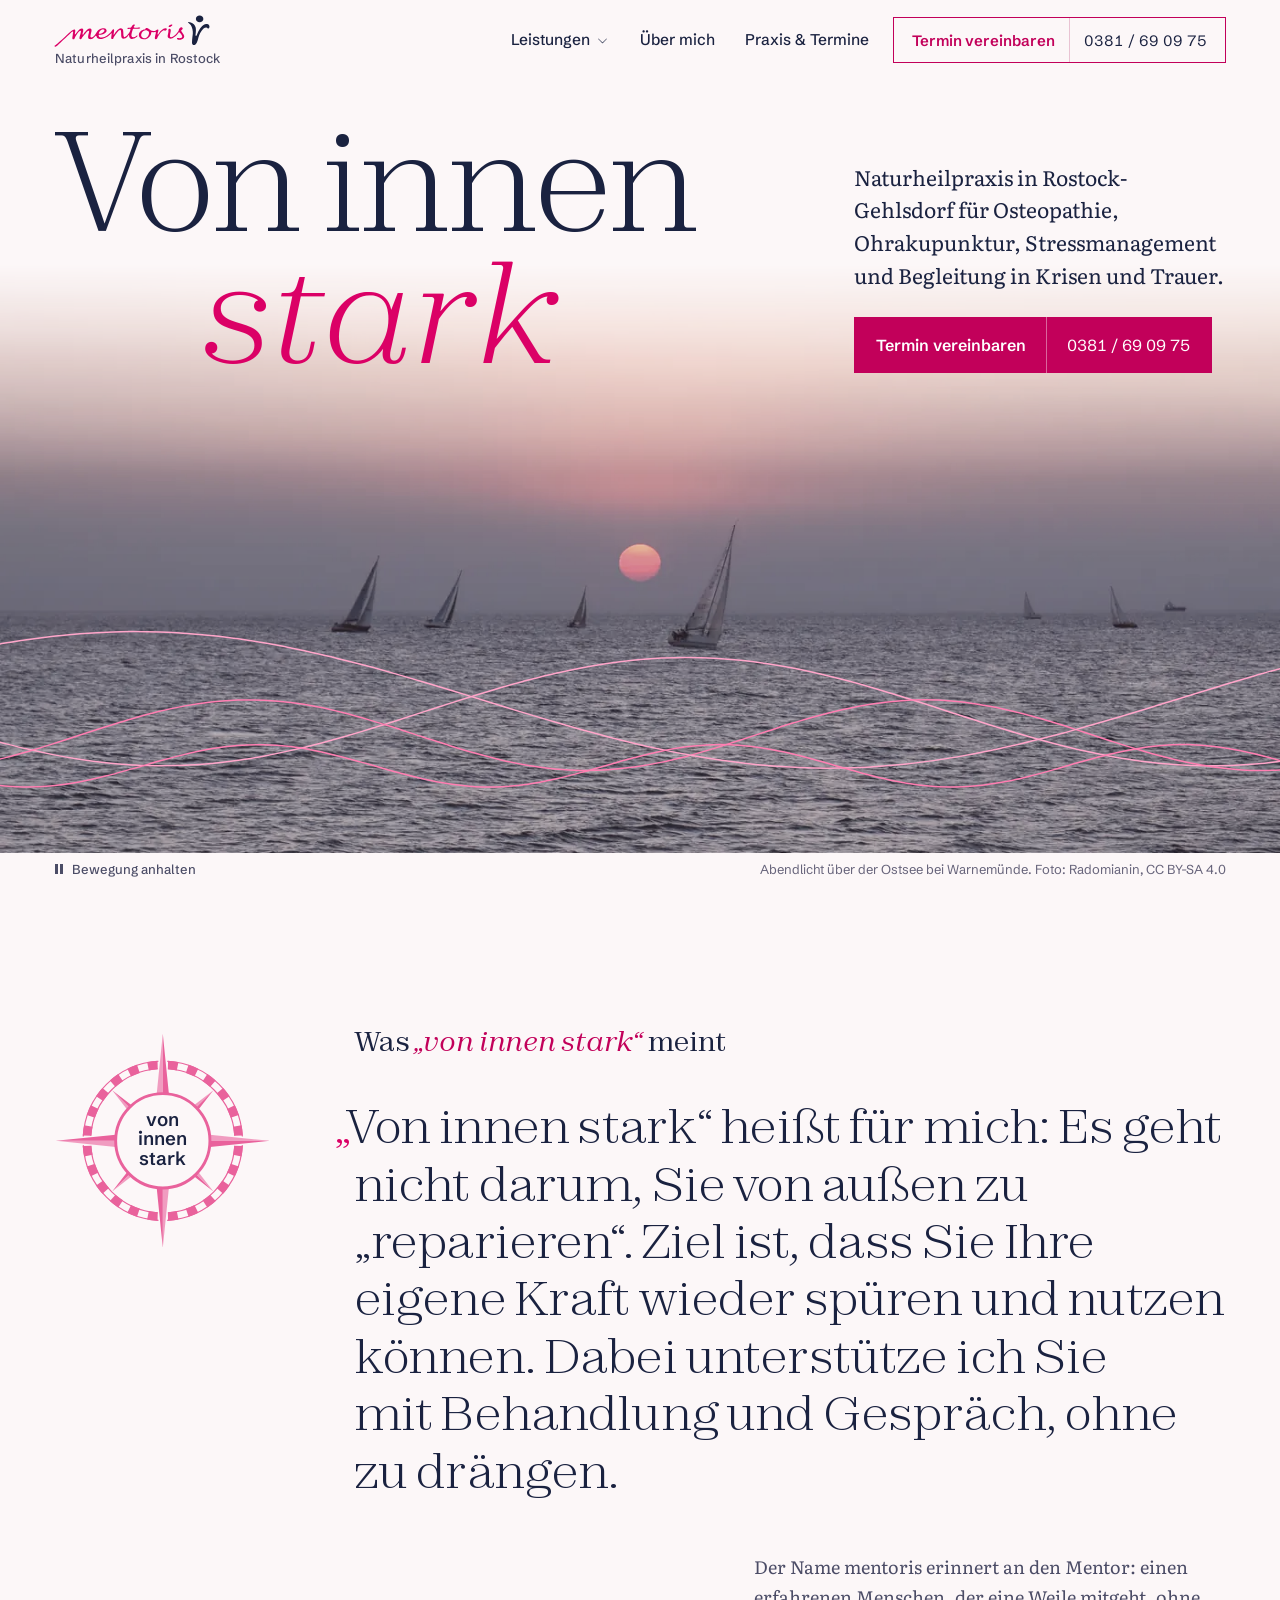
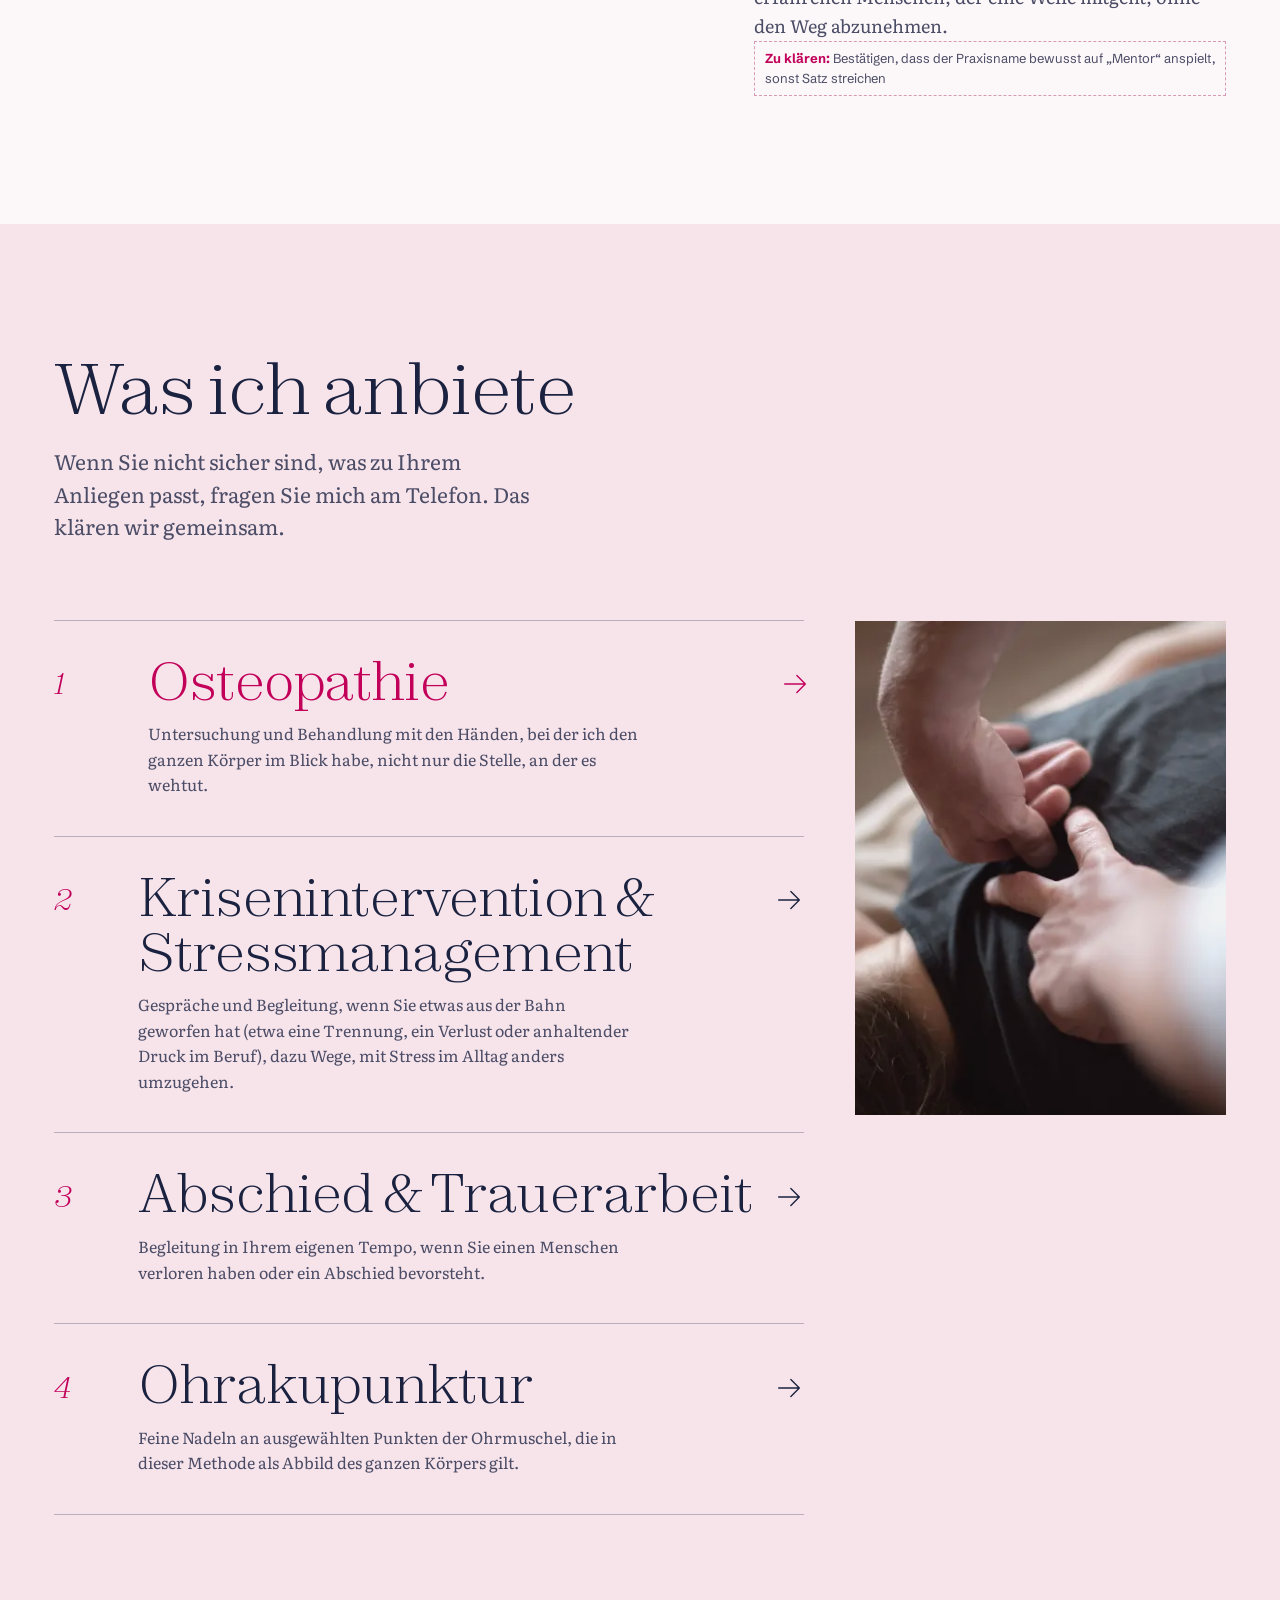
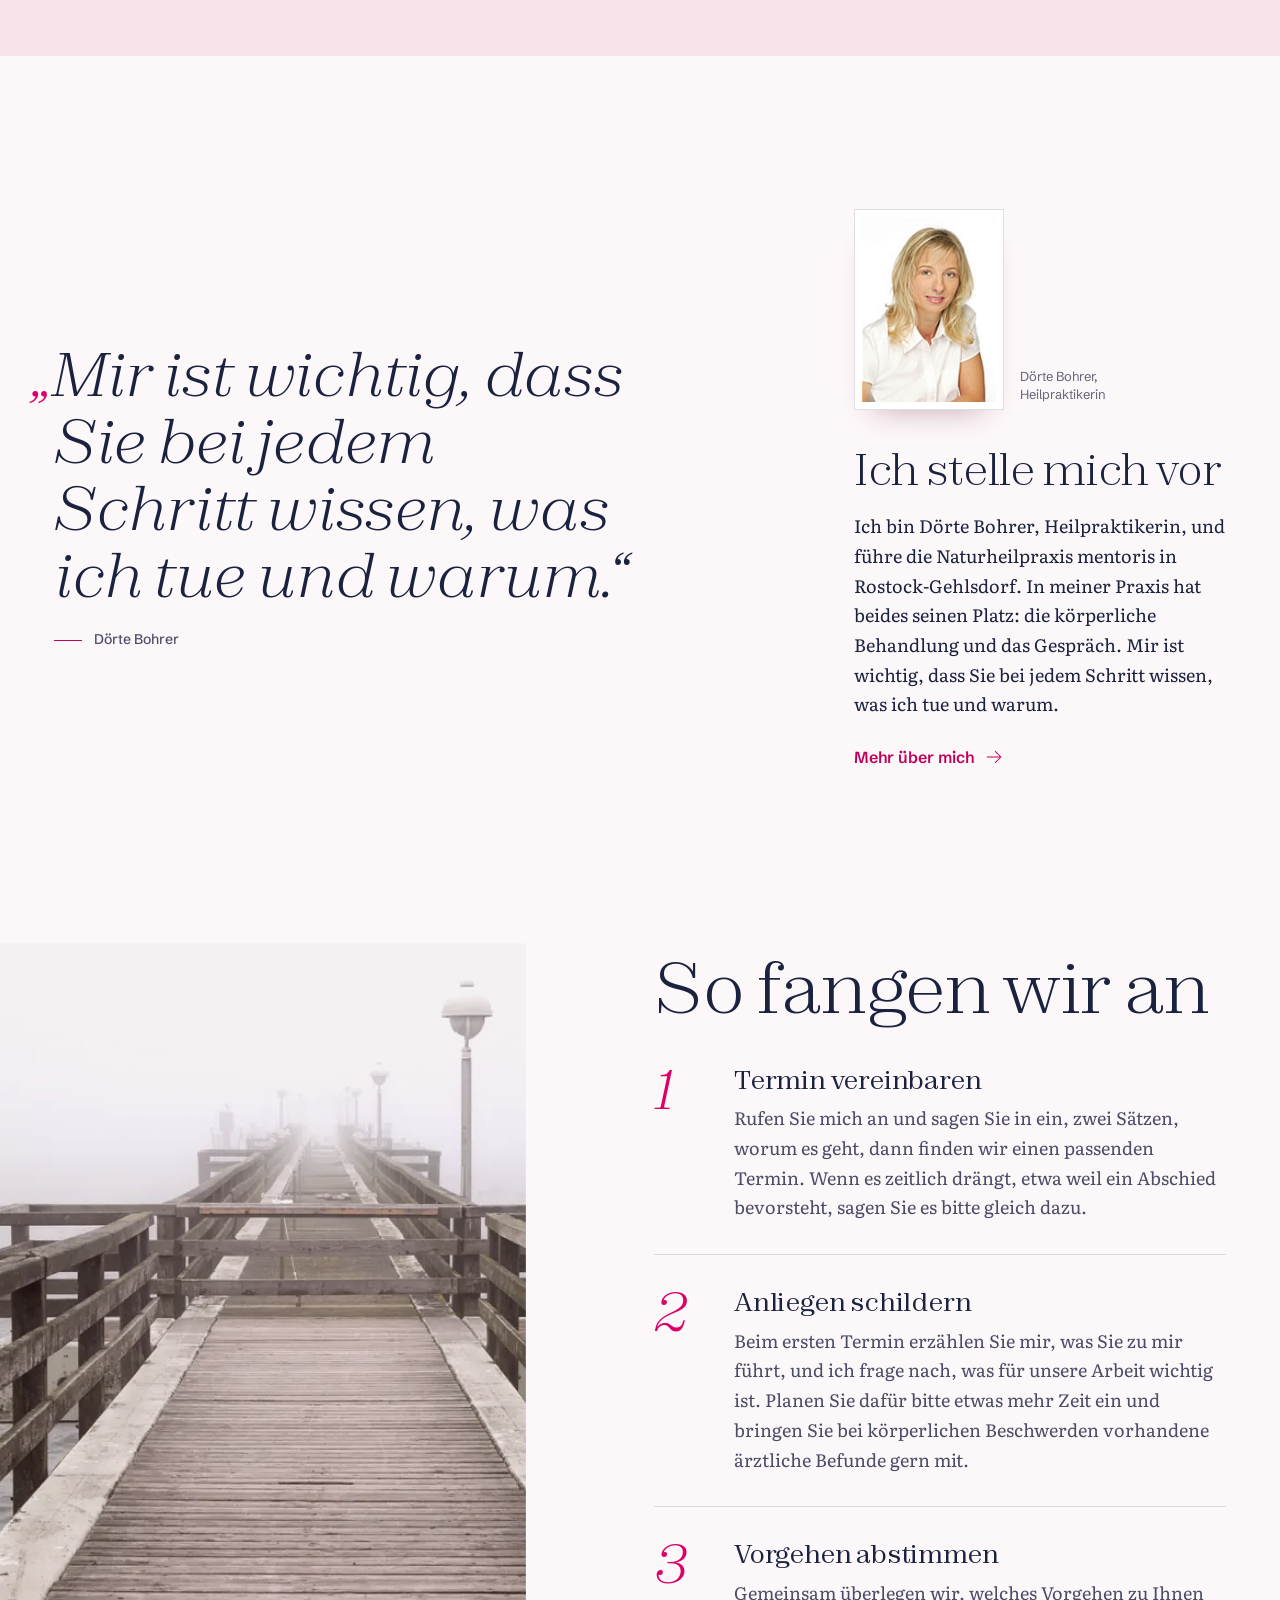
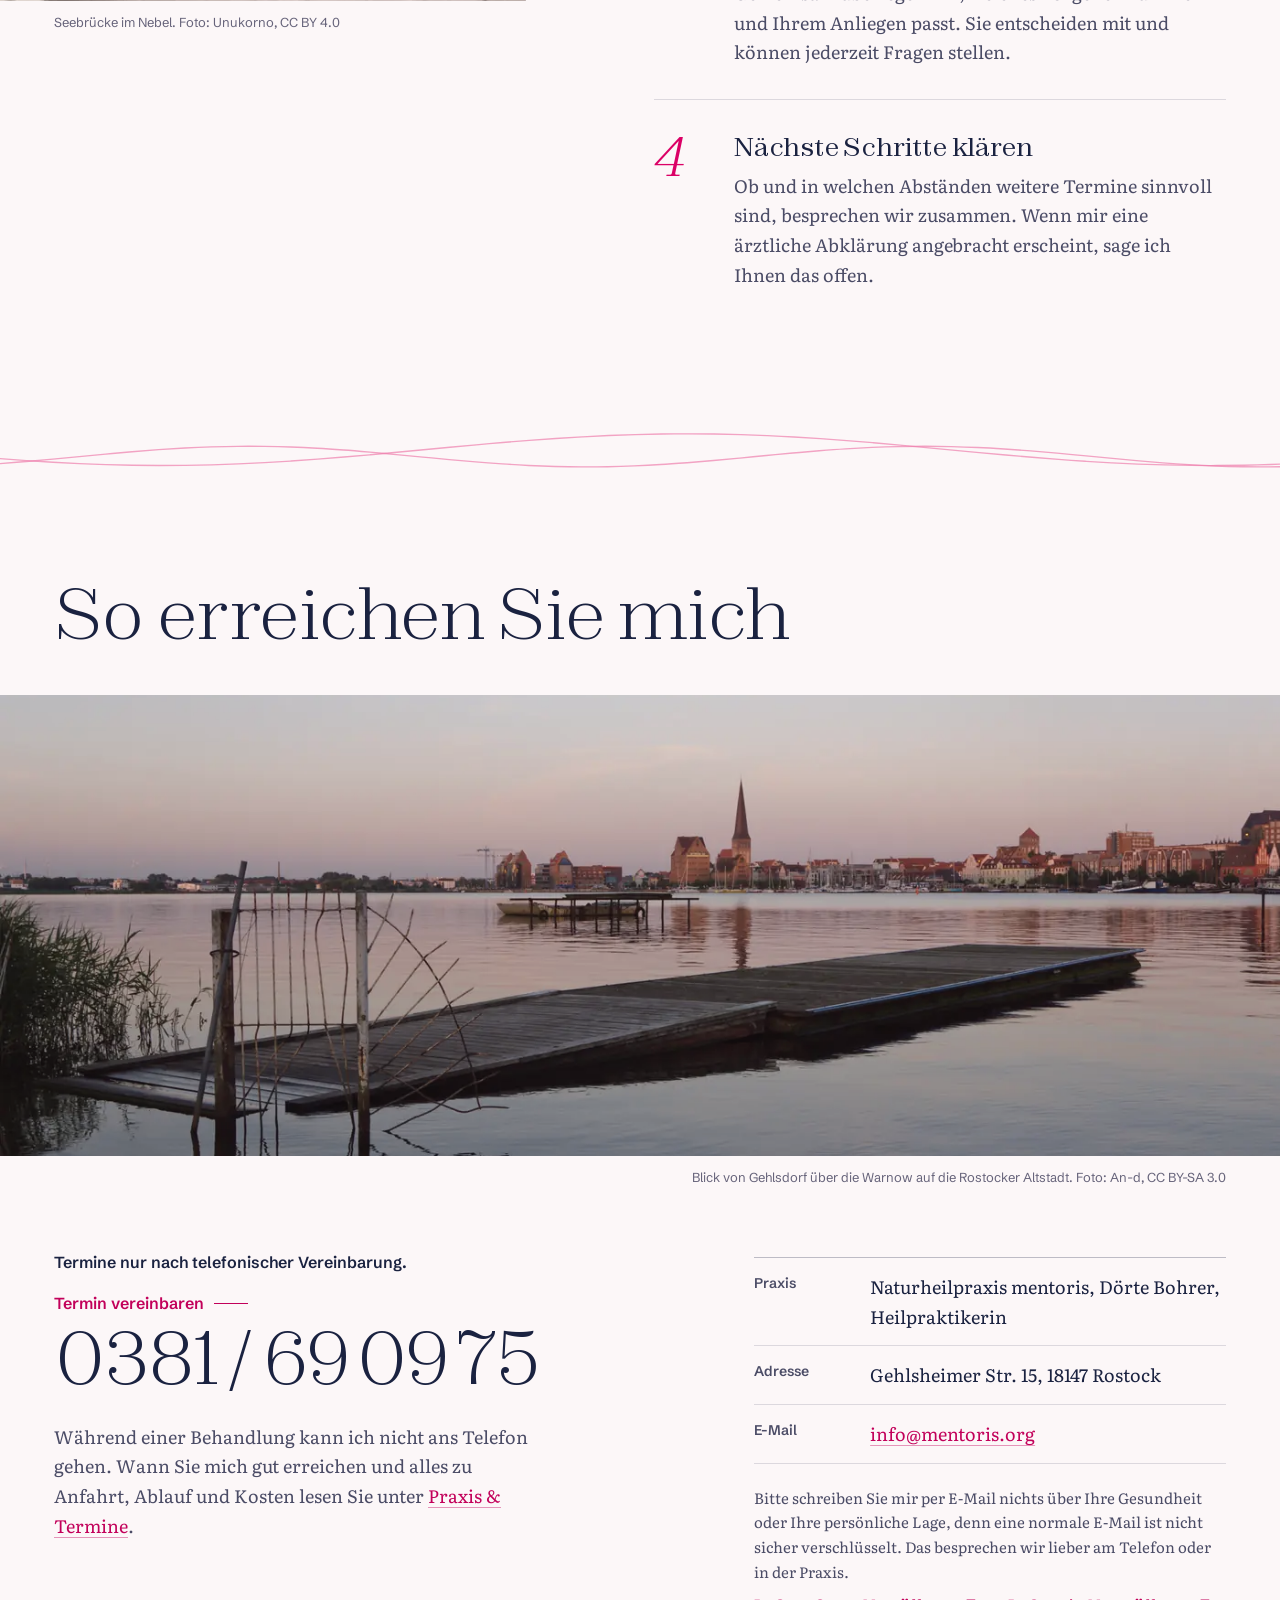
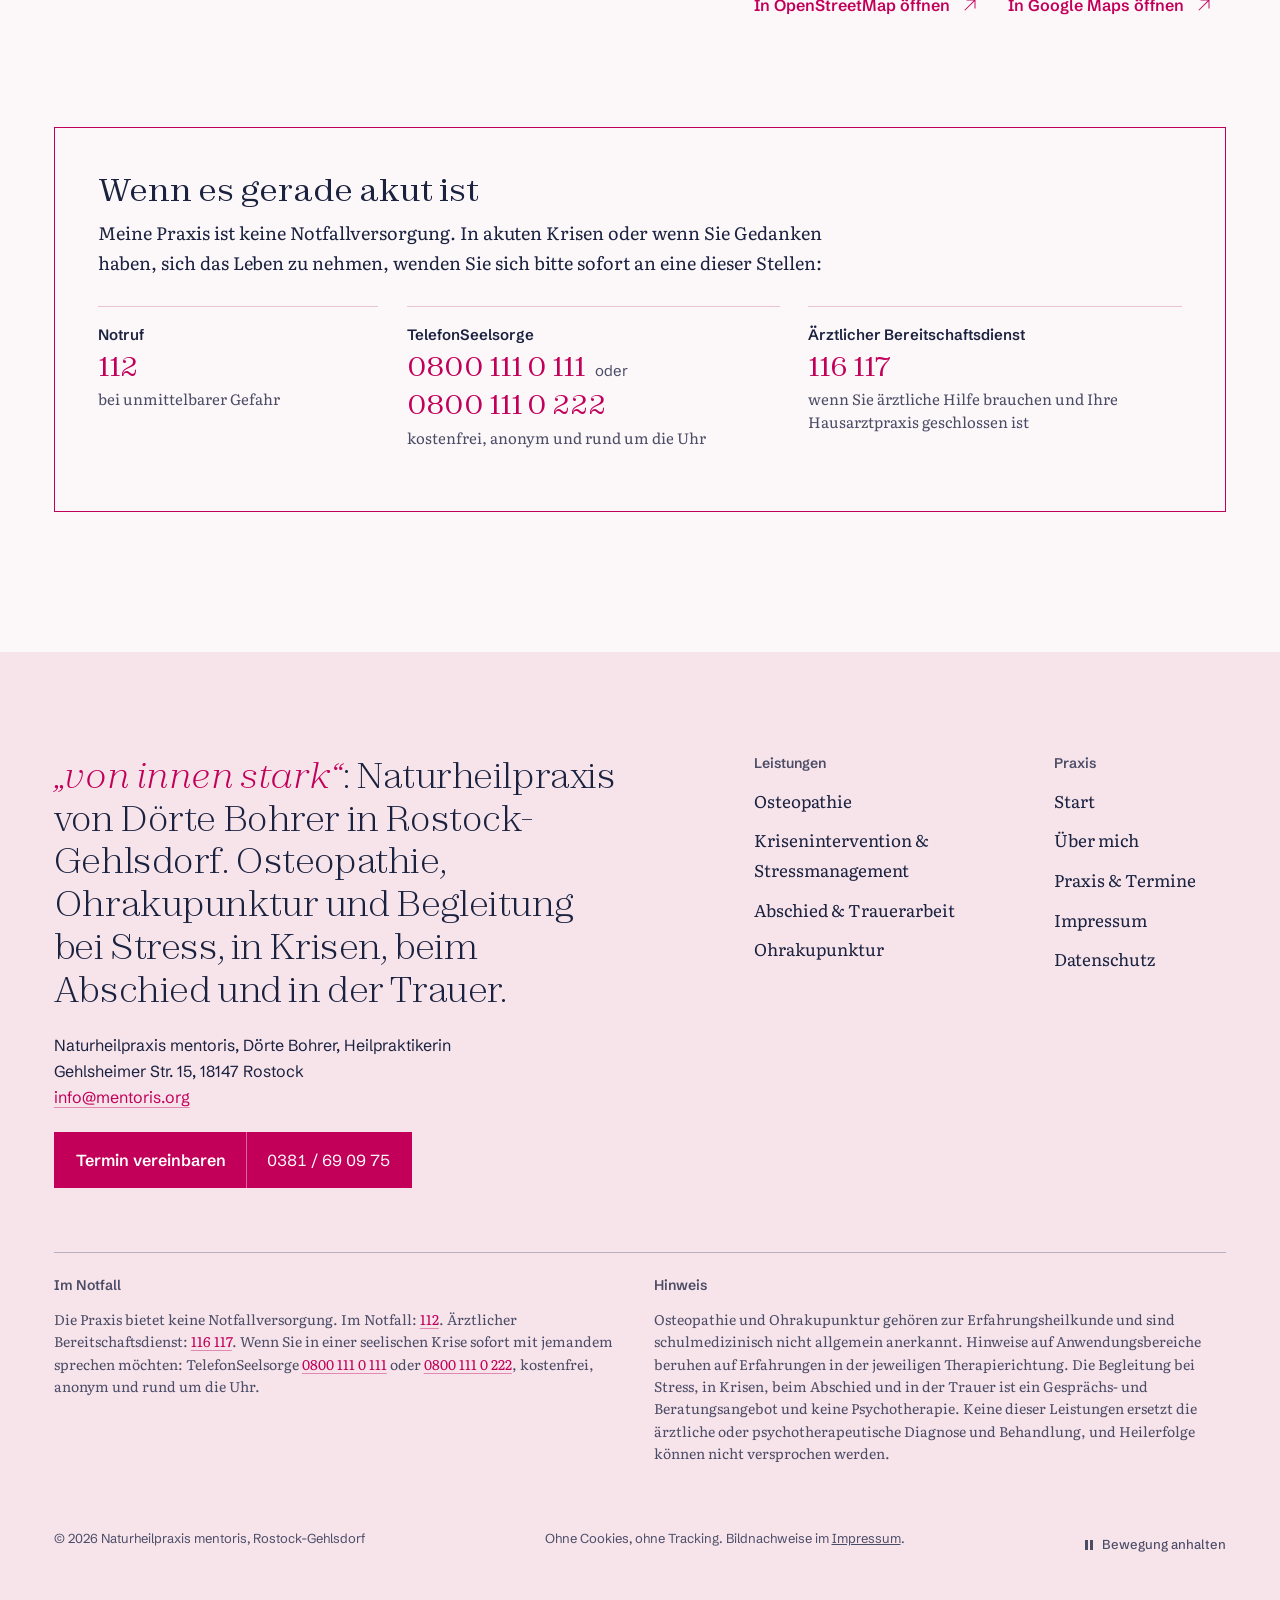
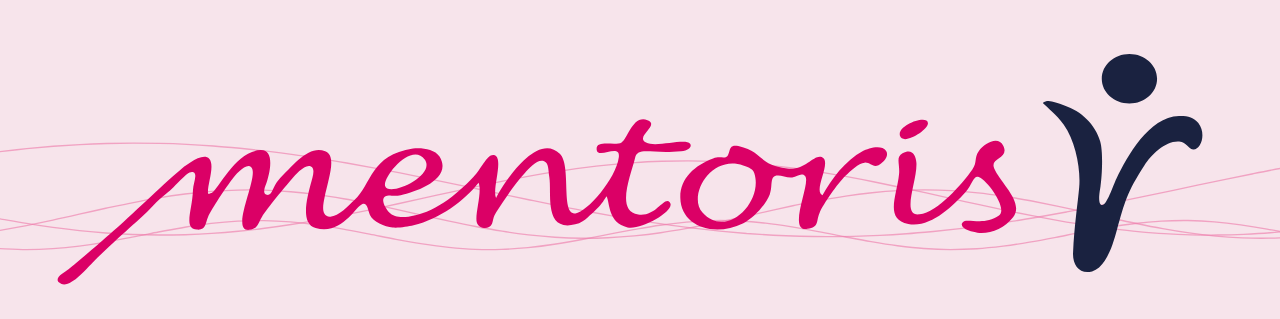
<file: index.html>
<!doctype html>
<html lang="de">
<head>
  <meta charset="utf-8">
  
  <meta name="viewport" content="width=device-width, initial-scale=1">
  <title>Naturheilpraxis in Gehlsdorf | mentoris Rostock</title>
  <meta name="description" content="Naturheilpraxis von Dörte Bohrer in Rostock-Gehlsdorf. Osteopathie, Krisenintervention &amp; Stressmanagement, Abschied &amp; Trauerarbeit, Ohrakupunktur.">
  <meta name="robots" content="noindex, nofollow">
  <link rel="canonical" href="https://mentoris.org/">
  <meta name="color-scheme" content="light">
  <meta name="theme-color" content="#FCF7F8">
  <meta property="og:type" content="website">
  <meta property="og:locale" content="de_DE">
  <meta property="og:site_name" content="mentoris Naturheilpraxis">
  <meta property="og:title" content="Naturheilpraxis in Gehlsdorf | mentoris Rostock">
  <meta property="og:description" content="Naturheilpraxis von Dörte Bohrer in Rostock-Gehlsdorf. Osteopathie, Krisenintervention &amp; Stressmanagement, Abschied &amp; Trauerarbeit, Ohrakupunktur.">
  <meta property="og:url" content="https://mentoris.org/">
  <meta property="og:image" content="https://mentoris.org/assets/img/hero-ostsee.jpg">
  <meta name="twitter:card" content="summary_large_image">
  <link rel="preload" href="assets/fonts/literata-var.woff2" as="font" type="font/woff2" crossorigin>
  <link rel="preload" href="assets/fonts/zodiak-var.woff2" as="font" type="font/woff2" crossorigin>
  <link rel="stylesheet" href="assets/css/site.css?v=8f4e2084">
  <link rel="icon" href="favicon.ico" sizes="32x32">
  <link rel="icon" href="favicon.svg" type="image/svg+xml">
  <link rel="apple-touch-icon" href="apple-touch-icon.png">
  <link rel="manifest" href="site.webmanifest">
  <script>var d=document.documentElement,off=false;d.classList.add('js');try{off=localStorage.getItem('mentoris-bewegung')==='aus'}catch(e){}if(off){d.classList.add('motion-off')}else{d.classList.add('motion');setTimeout(function(){if(!d.classList.contains('js-ready'))d.classList.remove('motion')},3000)}</script>
  <script src="assets/js/main.js?v=bd253430" defer></script>
</head>
<body class="page-index tpl-home">
  <a class="skip" href="#inhalt">Zum Inhalt springen</a>
<header class="masthead" data-masthead>
  <div class="masthead__inner">
    <a class="brand" href="./" aria-label="mentoris Naturheilpraxis in Rostock, zur Startseite">
      <span class="wordmark"><svg aria-hidden="true" focusable="false" xmlns="http://www.w3.org/2000/svg" viewBox="0 0 170.8 35.3">
  <path fill="var(--rose, #DB0066)" fill-rule="evenodd" d="M22.85 21.33C23.1 21.32 23.32 21.24 23.47 21.14C24.46 20.46 26.98 15 30.61 14.84C32.9 14.75 31.92 18.56 31.43 19.91C31.3 20.26 30.84 21.3 31.54 21.47C32.35 21.67 32.51 20.08 33.2 19.37C35.63 16.88 37.84 14.09 40.21 15.03C42 15.73 40.66 19.1 40.09 21.98C39.91 22.88 39.53 24.62 40.9 24.71C42.13 24.78 43.62 23.09 44.54 22.25C47.12 19.89 46.9 15.54 53.23 14.6C54.27 14.45 56.4 14.58 57.16 15.8C59.17 19.06 53.87 21.01 51.4 21.53C50.27 21.77 49.65 21.41 49.15 21.67C48.31 22.12 49.21 23.55 49.63 24.02C50.36 24.84 51.57 24.83 52.55 24.71C56.28 24.27 59.62 21.55 62.21 18.81C63.4 17.55 64.34 15.18 65.35 15.62C66.7 16.19 64.91 20.61 65.55 21.94C66.31 20.32 71.55 11.86 75.03 15.43C76.76 17.21 75.07 24.51 77.31 24.23C79.03 24.01 83.33 19.08 83.74 15.89C84.02 13.72 80.5 16.36 80.45 14.7C80.4 13.26 83.24 14.28 84.15 13.71C85.09 13.11 85.81 9.57 87.99 10.4C89.92 11.13 86.05 12.86 87.79 13.73C89.3 14.49 93.64 13.02 94.31 13.9C94.6 14.28 94.22 14.9 92.98 15.02C88.45 15.48 86.58 14.26 86.15 16.02C85.54 18.59 83.23 23.87 86.62 24.38C89.26 24.77 90.47 21.59 91.29 22.56C92.35 23.79 87.02 26.75 85.04 26.3C82.17 25.63 82.44 22.83 81.93 21.69C81.36 22.54 81.1 23.14 79.12 24.83C78.59 25.29 78.13 25.64 77.28 25.85C72.58 27.02 73.82 21.3 73.44 18.88C73.26 17.72 73.38 16.8 72.67 16.49C71.72 16.08 70.51 17.46 69.78 18.27C68.32 19.87 66.86 22.05 65.56 24.06C65.06 24.84 65.15 25.3 64.94 25.76C64.49 26.76 63.01 26.52 62.7 25.61C62.32 24.5 63.53 21.06 62.95 19.68C60.87 22.32 57.16 25.09 53.31 25.98C52.53 26.16 51.1 26.41 50.2 26.32C49.03 26.2 47.31 25.44 46.84 24.45C46.58 23.89 46.48 22.59 45.73 22.84C44.69 23.2 42.71 27.49 38.78 26.39C36.42 25.73 37.6 21.68 38.05 19.92C38.29 18.95 38.82 17.63 38.09 17.26C37.24 16.82 35.79 18.5 35.29 19.09C34.2 20.39 31.68 23.35 30.82 24.75C30.25 25.67 30.22 26.55 28.95 26.67C25.95 26.95 30.53 18.6 29.24 17.37C28.5 16.66 26.89 18.55 26.45 19.12C25.56 20.25 23.37 23.54 22.82 24.81C22.45 25.67 22.54 26.75 21.18 26.63C19.13 26.45 20.52 23.73 20.6 20.75C20.62 19.74 21.33 18.43 20.67 18.12C19.81 17.71 18.25 20.08 16.62 21.3C15.28 22.3 14.15 23.73 12.83 24.92C9.53 27.91 7.87 29.35 5.67 31.59C4.66 32.61 2.13 35.69 0.77 34.49C-0.07 33.76 1.52 33.02 2.15 32.51C4.32 30.77 7.13 28.26 8.2 27.34C11.8 24.26 15.89 20.1 18.63 17.85C19.45 17.18 22.05 15.09 23.01 16.13C23.94 17.15 22.61 20.19 22.85 21.33ZM129.58 10.85C129.64 11.88 125.89 14.23 125.43 12.73C124.94 11.17 129.51 9.51 129.58 10.85ZM134.62 25.71C135 24.61 137.72 26.27 140.11 24.55C141.54 23.51 138.1 18.95 137 18.8C136.25 18.71 136.16 19.96 135.13 21.09C133.21 23.22 129.86 26.44 126.66 25.8C123.09 25.08 124.99 21.57 125.29 18.44C125.45 16.83 124.75 15.94 125.81 15.32C127.16 14.53 127.81 15.51 127.87 16.77C128 19.51 125.54 24.67 128.33 24.36C131.01 24.07 134.7 19.8 136.16 17.71C136.94 16.6 136.37 16.07 137.13 14.97C137.93 13.83 140.02 12.64 140.76 14.23C141.67 16.17 138.74 15.97 139.39 17.52C140.32 19.75 143.9 22.56 142.2 24.79C140.91 26.48 138.73 27.32 136.91 27.09C136.32 27.01 134.31 26.59 134.62 25.71ZM113.94 21.54C115.23 19.17 117.37 16.33 119.87 15.01C120.79 14.52 122.76 13.97 123.38 14.99C123.9 15.84 122.78 16.82 122.25 17.08C121.38 17.51 121.05 16.64 120.19 16.7C119.28 16.77 118.1 17.92 117.35 18.66C116.22 19.77 114.07 22.83 113.49 24.19C112.96 25.41 113.52 26.19 111.7 26.52C108.8 27.03 111.88 20.41 111.48 18.94C111.39 18.64 111.18 18.51 110.98 18.47C110.49 18.39 110.09 18.83 109.44 18.91C108.71 18.99 107.95 18.62 107.36 18.61C106 18.58 106.63 20.1 106.12 21.42C105.54 22.93 103.7 24.94 102.21 25.67C97.84 27.8 92.95 26.15 92.86 21.9C92.8 19.07 95 17.07 97.72 16.08C98.7 15.73 99.14 16.09 99.6 15.89C100.44 15.53 99.74 13.84 101.46 14.25C105.31 15.16 104.25 16.96 108.72 17.58C111.3 17.95 112.64 15.43 113.82 15.87C115.33 16.43 112.94 20.18 113.65 21.27C113.73 21.39 113.84 21.48 113.94 21.54ZM49.09 20.17C49.58 21.87 56.7 18.66 54.96 16.25C53.04 13.58 48.7 18.82 49.09 20.17ZM103.83 18.28C103.62 17.64 103.15 17.46 102.18 17.12C97.45 15.43 93.89 21.58 96.15 24.11C99.71 28.1 105.21 22.48 103.83 18.28Z"/>
  <path fill="var(--ink, #002762)" fill-rule="evenodd" d="M146.6 7.84C147.43 7.25 148.42 7.78 149.81 8.23C152.3 9.05 154.4 11.04 155.12 13.56C155.58 15.16 155.38 18.84 155.15 20.3C155.07 20.79 154.65 22.96 155.41 22.99C156.12 23.01 156.97 20.2 157.55 19.03C159.12 15.8 162.31 9.91 166.8 9.78C168.07 9.75 168.98 9.95 169.67 10.84C170.92 12.45 170.01 14.85 168.88 14.75C168.13 14.69 167.98 13.66 166.83 13.58C164.83 13.43 162.71 15.51 161.66 17.13C159.11 21.05 158.74 22.58 157.59 26.7C157.41 27.37 157.2 28.11 156.95 28.81C156.38 30.4 155.45 32.41 153.91 32.83C152.09 33.33 151.01 31.88 151.09 30.09C151.26 26.15 151.8 22.64 152 20.39C152.25 17.65 151.45 13.53 149.72 11.08C148.61 9.51 147.28 8.52 146.6 7.84ZM163.55 4.27C163.55 6.3 161.72 7.94 159.45 7.94C157.19 7.94 155.35 6.3 155.35 4.27C155.35 2.24 157.19 0.6 159.45 0.6C161.72 0.6 163.55 2.24 163.55 4.27Z"/>
</svg>
</span>
      <span class="brand__sub">Naturheilpraxis in Rostock</span>
    </a>

    <nav class="nav" aria-label="Hauptnavigation">
      <ul class="nav__list">
        <li class="nav__item nav__item--sub" data-sub data-section="leistungen">
          <button class="nav__link nav__toggle" type="button" aria-expanded="false" aria-controls="sub-leistungen">
            Leistungen <svg class="icon nav__caret" viewBox="0 0 256 256" fill="currentColor" aria-hidden="true" focusable="false"><path d="M212.24,100.24l-80,80a6,6,0,0,1-8.48,0l-80-80a6,6,0,0,1,8.48-8.48L128,167.51l75.76-75.75a6,6,0,0,1,8.48,8.48Z"/></svg>
          </button>
          <div class="sub" id="sub-leistungen">
            <ul>
              <li><a href="osteopathie.html" data-nav>Osteopathie</a></li>
              <li><a href="krisenintervention-stressmanagement.html" data-nav>Krisenintervention&nbsp;&amp; Stressmanagement</a></li>
              <li><a href="abschied-trauerarbeit.html" data-nav>Abschied&nbsp;&amp; Trauerarbeit</a></li>
              <li><a href="ohrakupunktur.html" data-nav>Ohrakupunktur</a></li>
            </ul>
          </div>
        </li>
        <li class="nav__item"><a class="nav__link" href="ueber-mich.html" data-nav>Über mich</a></li>
        <li class="nav__item"><a class="nav__link" href="praxis.html" data-nav>Praxis &amp; Termine</a></li>
      </ul>
    </nav>

    <a class="call" href="tel:+49381690975">
      <span class="call__label">Termin vereinbaren</span>
      <span class="call__num">0381 / 69 09 75</span>
    </a>

    <button class="menu-btn" type="button" aria-expanded="false" aria-controls="menu" data-menu-btn>
      <span class="menu-btn__open">Menü</span><span class="menu-btn__close">Schließen</span>
    </button>
  </div>

  <div class="progress" aria-hidden="true"></div>

  <nav class="menu" id="menu" aria-label="Menü" data-menu>
    <div class="menu__inner">
      <ul class="menu__list">
        <li><a href="osteopathie.html" data-nav>Osteopathie</a></li>
        <li><a href="krisenintervention-stressmanagement.html" data-nav>Krisenintervention&nbsp;&amp; Stressmanagement</a></li>
        <li><a href="abschied-trauerarbeit.html" data-nav>Abschied&nbsp;&amp; Trauerarbeit</a></li>
        <li><a href="ohrakupunktur.html" data-nav>Ohrakupunktur</a></li>
        <li class="menu__minor"><a href="ueber-mich.html" data-nav>Über mich</a></li>
        <li class="menu__minor"><a href="praxis.html" data-nav>Praxis &amp; Termine</a></li>
      </ul>
      <a class="btn btn--wide" href="tel:+49381690975">
        <span class="btn__label">Termin vereinbaren</span>
        <span class="btn__num">0381 / 69 09 75</span>
      </a>
    </div>
  </nav>
</header>

  <main id="inhalt" tabindex="-1">
<section class="hero" aria-labelledby="hero-title">
  <div class="wrap hero__type">
    <h1 class="hero__title" id="hero-title">
      <span class="hero__line"><span class="hero__in">Von innen</span></span>
      <span class="hero__line hero__line--2"><em class="hero__in">stark</em></span>
    </h1>
    <div class="hero__aside" data-reveal style="--d:420ms">
      <p class="hero__lead">Naturheilpraxis in Rostock-Gehlsdorf für Osteopathie, Ohrakupunktur, Stressmanagement und Begleitung in Krisen und Trauer.</p>
      <a class="btn" href="tel:+49381690975">
  <span class="btn__label">Termin vereinbaren</span>
  <span class="btn__num">0381 / 69 09 75</span>
</a>
    </div>
  </div>
  <figure class="hero__photo">
    <div class="hero__frame">
      <div class="hero__parallax"><img src="assets/img/hero-ostsee-1400.webp" srcset="assets/img/hero-ostsee-800.webp 800w, assets/img/hero-ostsee-1400.webp 1400w, assets/img/hero-ostsee-2200.webp 2200w" sizes="100vw" width="2200" height="1238" alt="Ruhige Ostsee bei Warnemünde im Abendlicht, rosé Himmel über dem Horizont, tiefstehende Sonne und Segelboote" style="object-position:58% 55%" loading="eager" decoding="sync" fetchpriority="high"></div>
      <div class="waves waves--hero" aria-hidden="true">
  <svg class="wave" style="--i:0;--w:1.81944;--shift:-45.0382%;--dur:42s" data-amp="46" data-period="1180" data-phase="0.6" data-y0="150" data-width="2620" viewBox="0 0 2620 260" preserveAspectRatio="none" focusable="false"><path pathLength="1" d="M0.0 176.0 C5.0 176.9 19.8 179.9 29.8 181.6 C39.7 183.4 49.6 185.0 59.5 186.5 C69.5 188.0 79.4 189.3 89.3 190.5 C99.2 191.6 109.2 192.6 119.1 193.4 C129.0 194.2 138.9 194.8 148.9 195.3 C158.8 195.7 168.7 195.9 178.6 196.0 C188.6 196.0 198.5 195.9 208.4 195.6 C218.3 195.2 228.3 194.7 238.2 194.0 C248.1 193.3 258.0 192.4 268.0 191.3 C277.9 190.2 287.8 189.0 297.7 187.6 C307.7 186.2 317.6 184.6 327.5 182.9 C337.4 181.2 347.3 179.4 357.3 177.4 C367.2 175.5 377.1 173.4 387.0 171.3 C397.0 169.1 406.9 166.9 416.8 164.6 C426.7 162.3 436.7 159.9 446.6 157.5 C456.5 155.1 466.4 152.7 476.4 150.2 C486.3 147.8 496.2 145.4 506.1 143.0 C516.1 140.6 526.0 138.2 535.9 135.9 C545.8 133.6 555.8 131.3 565.7 129.1 C575.6 127.0 585.5 124.9 595.5 122.9 C605.4 121.0 615.3 119.1 625.2 117.4 C635.2 115.7 645.1 114.1 655.0 112.7 C664.9 111.3 674.8 110.0 684.8 108.9 C694.7 107.8 704.6 106.9 714.5 106.2 C724.5 105.4 734.4 104.9 744.3 104.5 C754.2 104.2 764.2 104.0 774.1 104.0 C784.0 104.0 793.9 104.2 803.9 104.6 C813.8 105.1 823.7 105.7 833.6 106.4 C843.6 107.2 853.5 108.2 863.4 109.3 C873.3 110.4 883.3 111.7 893.2 113.2 C903.1 114.7 913.0 116.3 923.0 118.0 C932.9 119.8 942.8 121.7 952.7 123.6 C962.7 125.6 972.6 127.7 982.5 129.9 C992.4 132.1 1002.3 134.4 1012.3 136.7 C1022.2 139.0 1032.1 141.4 1042.0 143.8 C1052.0 146.2 1061.9 148.7 1071.8 151.1 C1081.7 153.5 1091.7 156.0 1101.6 158.3 C1111.5 160.7 1121.4 163.1 1131.4 165.4 C1141.3 167.7 1151.2 169.9 1161.1 172.0 C1171.1 174.2 1181.0 176.2 1190.9 178.1 C1200.8 180.0 1210.8 181.9 1220.7 183.5 C1230.6 185.2 1240.5 186.7 1250.5 188.1 C1260.4 189.4 1270.3 190.7 1280.2 191.7 C1290.2 192.7 1300.1 193.6 1310.0 194.2 C1319.9 194.9 1329.8 195.4 1339.8 195.7 C1349.7 196.0 1359.6 196.1 1369.5 196.0 C1379.5 195.9 1389.4 195.6 1399.3 195.1 C1409.2 194.6 1419.2 194.0 1429.1 193.1 C1439.0 192.3 1448.9 191.2 1458.9 190.1 C1468.8 188.9 1478.7 187.5 1488.6 186.0 C1498.6 184.5 1508.5 182.8 1518.4 181.0 C1528.3 179.2 1538.3 177.3 1548.2 175.3 C1558.1 173.2 1568.0 171.1 1578.0 168.9 C1587.9 166.7 1597.8 164.3 1607.7 162.0 C1617.7 159.7 1627.6 157.3 1637.5 154.8 C1647.4 152.4 1657.3 150.0 1667.3 147.6 C1677.2 145.1 1687.1 142.7 1697.0 140.3 C1707.0 138.0 1716.9 135.6 1726.8 133.4 C1736.7 131.1 1746.7 128.9 1756.6 126.8 C1766.5 124.7 1776.4 122.7 1786.4 120.8 C1796.3 118.9 1806.2 117.2 1816.1 115.6 C1826.1 114.0 1836.0 112.5 1845.9 111.2 C1855.8 109.9 1865.8 108.7 1875.7 107.8 C1885.6 106.8 1895.5 106.0 1905.5 105.4 C1915.4 104.8 1925.3 104.4 1935.2 104.2 C1945.2 104.0 1955.1 103.9 1965.0 104.1 C1974.9 104.3 1984.8 104.6 1994.8 105.2 C2004.7 105.7 2014.6 106.5 2024.5 107.4 C2034.5 108.3 2044.4 109.4 2054.3 110.6 C2064.2 111.9 2074.2 113.3 2084.1 114.9 C2094.0 116.4 2103.9 118.2 2113.9 120.0 C2123.8 121.8 2133.7 123.8 2143.6 125.9 C2153.6 127.9 2163.5 130.1 2173.4 132.4 C2183.3 134.6 2193.3 136.9 2203.2 139.3 C2213.1 141.6 2223.0 144.1 2233.0 146.5 C2242.9 148.9 2252.8 151.4 2262.7 153.8 C2272.7 156.2 2282.6 158.6 2292.5 161.0 C2302.4 163.3 2312.3 165.6 2322.3 167.9 C2332.2 170.1 2342.1 172.3 2352.0 174.3 C2362.0 176.4 2371.9 178.4 2381.8 180.2 C2391.7 182.0 2401.7 183.7 2411.6 185.3 C2421.5 186.9 2431.4 188.3 2441.4 189.5 C2451.3 190.8 2461.2 191.8 2471.1 192.7 C2481.1 193.6 2491.0 194.4 2500.9 194.9 C2510.8 195.4 2520.8 195.8 2530.7 195.9 C2540.6 196.1 2550.5 196.0 2560.5 195.8 C2570.4 195.6 2580.3 195.1 2590.2 194.5 C2600.2 193.9 2615.0 192.5 2620.0 192.1"/></svg>
  <svg class="wave wave--rev" style="--i:1;--w:1.52778;--shift:-34.5455%;--dur:35s" data-amp="30" data-period="760" data-phase="2.4" data-y0="170" data-width="2200" viewBox="0 0 2200 260" preserveAspectRatio="none" focusable="false"><path pathLength="1" d="M0.0 190.3 C5.0 189.3 19.8 186.4 29.7 184.3 C39.6 182.1 49.5 179.8 59.5 177.4 C69.4 175.1 79.3 172.6 89.2 170.1 C99.1 167.7 109.0 165.2 118.9 162.8 C128.8 160.5 138.7 158.1 148.6 156.0 C158.6 153.8 168.5 151.7 178.4 149.9 C188.3 148.1 198.2 146.5 208.1 145.1 C218.0 143.7 227.9 142.6 237.8 141.8 C247.7 141.0 257.7 140.4 267.6 140.2 C277.5 139.9 287.4 140.0 297.3 140.3 C307.2 140.7 317.1 141.3 327.0 142.3 C336.9 143.2 346.8 144.4 356.8 145.9 C366.7 147.3 376.6 149.1 386.5 151.0 C396.4 152.8 406.3 155.0 416.2 157.2 C426.1 159.4 436.0 161.8 445.9 164.1 C455.9 166.5 465.8 169.1 475.7 171.5 C485.6 173.9 495.5 176.4 505.4 178.7 C515.3 181.1 525.2 183.4 535.1 185.4 C545.0 187.5 555.0 189.5 564.9 191.2 C574.8 193.0 584.7 194.5 594.6 195.8 C604.5 197.0 614.4 198.0 624.3 198.7 C634.2 199.4 644.1 199.9 654.1 200.0 C664.0 200.1 673.9 199.9 683.8 199.4 C693.7 198.9 703.6 198.1 713.5 197.1 C723.4 196.0 733.3 194.7 743.2 193.1 C753.2 191.6 763.1 189.7 773.0 187.8 C782.9 185.8 792.8 183.6 802.7 181.4 C812.6 179.1 822.5 176.7 832.4 174.3 C842.3 171.9 852.3 169.3 862.2 166.9 C872.1 164.5 882.0 162.0 891.9 159.7 C901.8 157.5 911.7 155.2 921.6 153.2 C931.5 151.2 941.4 149.3 951.4 147.7 C961.3 146.0 971.2 144.6 981.1 143.5 C991.0 142.3 1000.9 141.4 1010.8 140.9 C1020.7 140.3 1030.6 140.0 1040.5 140.0 C1050.5 140.0 1060.4 140.3 1070.3 141.0 C1080.2 141.6 1090.1 142.5 1100.0 143.7 C1109.9 144.8 1119.8 146.3 1129.7 147.9 C1139.6 149.6 1149.5 151.5 1159.5 153.5 C1169.4 155.6 1179.3 157.8 1189.2 160.1 C1199.1 162.4 1209.0 164.9 1218.9 167.3 C1228.8 169.8 1238.7 172.3 1248.6 174.7 C1258.6 177.1 1268.5 179.5 1278.4 181.7 C1288.3 184.0 1298.2 186.2 1308.1 188.1 C1318.0 190.1 1327.9 191.9 1337.8 193.4 C1347.7 194.9 1357.7 196.2 1367.6 197.3 C1377.5 198.3 1387.4 199.0 1397.3 199.5 C1407.2 199.9 1417.1 200.1 1427.0 199.9 C1436.9 199.8 1446.8 199.3 1456.8 198.6 C1466.7 197.9 1476.6 196.8 1486.5 195.5 C1496.4 194.3 1506.3 192.7 1516.2 190.9 C1526.1 189.2 1536.0 187.2 1545.9 185.1 C1555.9 183.0 1565.8 180.7 1575.7 178.3 C1585.6 176.0 1595.5 173.5 1605.4 171.1 C1615.3 168.6 1625.2 166.1 1635.1 163.7 C1645.0 161.4 1655.0 159.0 1664.9 156.8 C1674.8 154.6 1684.7 152.5 1694.6 150.6 C1704.5 148.8 1714.4 147.1 1724.3 145.6 C1734.2 144.2 1744.1 143.0 1754.1 142.1 C1764.0 141.2 1773.9 140.6 1783.8 140.3 C1793.7 139.9 1803.6 139.9 1813.5 140.2 C1823.4 140.5 1833.3 141.1 1843.2 141.9 C1853.2 142.8 1863.1 144.0 1873.0 145.3 C1882.9 146.7 1892.8 148.4 1902.7 150.2 C1912.6 152.1 1922.5 154.2 1932.4 156.3 C1942.3 158.5 1952.3 160.9 1962.2 163.2 C1972.1 165.6 1982.0 168.1 1991.9 170.5 C2001.8 173.0 2011.7 175.5 2021.6 177.8 C2031.5 180.2 2041.4 182.5 2051.4 184.6 C2061.3 186.8 2071.2 188.8 2081.1 190.6 C2091.0 192.3 2100.9 194.0 2110.8 195.3 C2120.7 196.6 2130.6 197.7 2140.5 198.4 C2150.5 199.2 2160.4 199.7 2170.3 199.9 C2180.2 200.1 2195.0 199.6 2200.0 199.6"/></svg>
  <svg class="wave" style="--i:2;--w:2.08333;--shift:-52.0000%;--dur:58s" data-amp="58" data-period="1560" data-phase="4.1" data-y0="140" data-width="3000" viewBox="0 0 3000 260" preserveAspectRatio="none" focusable="false"><path pathLength="1" d="M0.0 92.5 C5.0 91.9 20.0 90.0 30.0 88.9 C40.0 87.8 50.0 86.8 60.0 85.9 C70.0 85.1 80.0 84.4 90.0 83.8 C100.0 83.2 110.0 82.8 120.0 82.5 C130.0 82.2 140.0 82.0 150.0 82.0 C160.0 82.0 170.0 82.1 180.0 82.4 C190.0 82.6 200.0 83.0 210.0 83.6 C220.0 84.1 230.0 84.8 240.0 85.6 C250.0 86.4 260.0 87.4 270.0 88.4 C280.0 89.5 290.0 90.7 300.0 92.0 C310.0 93.3 320.0 94.7 330.0 96.3 C340.0 97.8 350.0 99.5 360.0 101.2 C370.0 102.9 380.0 104.8 390.0 106.7 C400.0 108.6 410.0 110.6 420.0 112.6 C430.0 114.7 440.0 116.8 450.0 119.0 C460.0 121.2 470.0 123.4 480.0 125.7 C490.0 127.9 500.0 130.2 510.0 132.5 C520.0 134.8 530.0 137.2 540.0 139.5 C550.0 141.9 560.0 144.2 570.0 146.5 C580.0 148.8 590.0 151.1 600.0 153.4 C610.0 155.7 620.0 157.9 630.0 160.1 C640.0 162.3 650.0 164.5 660.0 166.5 C670.0 168.6 680.0 170.6 690.0 172.6 C700.0 174.5 710.0 176.3 720.0 178.1 C730.0 179.9 740.0 181.5 750.0 183.1 C760.0 184.7 770.0 186.1 780.0 187.5 C790.0 188.8 800.0 190.0 810.0 191.1 C820.0 192.2 830.0 193.2 840.0 194.1 C850.0 194.9 860.0 195.6 870.0 196.2 C880.0 196.8 890.0 197.2 900.0 197.5 C910.0 197.8 920.0 198.0 930.0 198.0 C940.0 198.0 950.0 197.9 960.0 197.6 C970.0 197.4 980.0 197.0 990.0 196.4 C1000.0 195.9 1010.0 195.2 1020.0 194.4 C1030.0 193.6 1040.0 192.6 1050.0 191.6 C1060.0 190.5 1070.0 189.3 1080.0 188.0 C1090.0 186.7 1100.0 185.3 1110.0 183.7 C1120.0 182.2 1130.0 180.5 1140.0 178.8 C1150.0 177.1 1160.0 175.2 1170.0 173.3 C1180.0 171.4 1190.0 169.4 1200.0 167.4 C1210.0 165.3 1220.0 163.2 1230.0 161.0 C1240.0 158.8 1250.0 156.6 1260.0 154.3 C1270.0 152.1 1280.0 149.8 1290.0 147.5 C1300.0 145.2 1310.0 142.8 1320.0 140.5 C1330.0 138.1 1340.0 135.8 1350.0 133.5 C1360.0 131.2 1370.0 128.9 1380.0 126.6 C1390.0 124.3 1400.0 122.1 1410.0 119.9 C1420.0 117.7 1430.0 115.5 1440.0 113.5 C1450.0 111.4 1460.0 109.4 1470.0 107.4 C1480.0 105.5 1490.0 103.7 1500.0 101.9 C1510.0 100.1 1520.0 98.5 1530.0 96.9 C1540.0 95.3 1550.0 93.9 1560.0 92.5 C1570.0 91.2 1580.0 90.0 1590.0 88.9 C1600.0 87.8 1610.0 86.8 1620.0 85.9 C1630.0 85.1 1640.0 84.4 1650.0 83.8 C1660.0 83.2 1670.0 82.8 1680.0 82.5 C1690.0 82.2 1700.0 82.0 1710.0 82.0 C1720.0 82.0 1730.0 82.1 1740.0 82.4 C1750.0 82.6 1760.0 83.0 1770.0 83.6 C1780.0 84.1 1790.0 84.8 1800.0 85.6 C1810.0 86.4 1820.0 87.4 1830.0 88.4 C1840.0 89.5 1850.0 90.7 1860.0 92.0 C1870.0 93.3 1880.0 94.7 1890.0 96.3 C1900.0 97.8 1910.0 99.5 1920.0 101.2 C1930.0 102.9 1940.0 104.8 1950.0 106.7 C1960.0 108.6 1970.0 110.6 1980.0 112.6 C1990.0 114.7 2000.0 116.8 2010.0 119.0 C2020.0 121.2 2030.0 123.4 2040.0 125.7 C2050.0 127.9 2060.0 130.2 2070.0 132.5 C2080.0 134.8 2090.0 137.2 2100.0 139.5 C2110.0 141.9 2120.0 144.2 2130.0 146.5 C2140.0 148.8 2150.0 151.1 2160.0 153.4 C2170.0 155.7 2180.0 157.9 2190.0 160.1 C2200.0 162.3 2210.0 164.5 2220.0 166.5 C2230.0 168.6 2240.0 170.6 2250.0 172.6 C2260.0 174.5 2270.0 176.3 2280.0 178.1 C2290.0 179.9 2300.0 181.5 2310.0 183.1 C2320.0 184.7 2330.0 186.1 2340.0 187.5 C2350.0 188.8 2360.0 190.0 2370.0 191.1 C2380.0 192.2 2390.0 193.2 2400.0 194.1 C2410.0 194.9 2420.0 195.6 2430.0 196.2 C2440.0 196.8 2450.0 197.2 2460.0 197.5 C2470.0 197.8 2480.0 198.0 2490.0 198.0 C2500.0 198.0 2510.0 197.9 2520.0 197.6 C2530.0 197.4 2540.0 197.0 2550.0 196.4 C2560.0 195.9 2570.0 195.2 2580.0 194.4 C2590.0 193.6 2600.0 192.6 2610.0 191.6 C2620.0 190.5 2630.0 189.3 2640.0 188.0 C2650.0 186.7 2660.0 185.3 2670.0 183.7 C2680.0 182.2 2690.0 180.5 2700.0 178.8 C2710.0 177.1 2720.0 175.2 2730.0 173.3 C2740.0 171.4 2750.0 169.4 2760.0 167.4 C2770.0 165.3 2780.0 163.2 2790.0 161.0 C2800.0 158.8 2810.0 156.6 2820.0 154.3 C2830.0 152.1 2840.0 149.8 2850.0 147.5 C2860.0 145.2 2870.0 142.8 2880.0 140.5 C2890.0 138.1 2900.0 135.8 2910.0 133.5 C2920.0 131.2 2930.0 128.9 2940.0 126.6 C2950.0 124.3 2960.0 122.1 2970.0 119.9 C2980.0 117.7 2995.0 114.5 3000.0 113.5"/></svg>
  <svg class="wave wave--rev" style="--i:3;--w:1.36111;--shift:-26.5306%;--dur:26s" data-amp="18" data-period="520" data-phase="1.2" data-y0="196" data-width="1960" viewBox="0 0 1960 260" preserveAspectRatio="none" focusable="false"><path pathLength="1" d="M0.0 212.8 C4.9 213.0 19.8 214.0 29.7 214.0 C39.6 214.0 49.5 213.6 59.4 212.9 C69.3 212.2 79.2 211.1 89.1 209.7 C99.0 208.3 108.9 206.6 118.8 204.7 C128.7 202.9 138.6 200.7 148.5 198.6 C158.4 196.6 168.3 194.3 178.2 192.2 C188.1 190.2 198.0 188.1 207.9 186.3 C217.8 184.5 227.7 182.8 237.6 181.6 C247.5 180.3 257.4 179.3 267.3 178.7 C277.2 178.1 287.1 177.9 297.0 178.1 C306.9 178.2 316.8 178.8 326.7 179.7 C336.6 180.6 346.5 181.9 356.4 183.4 C366.3 184.9 376.2 186.8 386.1 188.7 C396.0 190.6 405.9 192.8 415.8 194.9 C425.7 197.0 435.6 199.3 445.5 201.3 C455.4 203.3 465.3 205.3 475.2 207.0 C485.1 208.7 494.9 210.2 504.8 211.3 C514.7 212.4 524.6 213.3 534.5 213.7 C544.4 214.1 554.3 214.1 564.2 213.8 C574.1 213.4 584.0 212.6 593.9 211.6 C603.8 210.5 613.7 209.1 623.6 207.4 C633.5 205.8 643.4 203.8 653.3 201.8 C663.2 199.8 673.1 197.6 683.0 195.5 C692.9 193.4 702.8 191.2 712.7 189.2 C722.6 187.3 732.5 185.3 742.4 183.8 C752.3 182.2 762.2 180.9 772.1 179.9 C782.0 179.0 791.9 178.3 801.8 178.1 C811.7 177.9 821.6 178.0 831.5 178.6 C841.4 179.1 851.3 180.0 861.2 181.3 C871.1 182.5 881.0 184.1 890.9 185.8 C900.8 187.6 910.7 189.6 920.6 191.7 C930.5 193.7 940.4 196.0 950.3 198.1 C960.2 200.2 970.1 202.4 980.0 204.2 C989.9 206.1 999.8 207.9 1009.7 209.3 C1019.6 210.7 1029.5 212.0 1039.4 212.7 C1049.3 213.5 1059.2 214.0 1069.1 214.0 C1079.0 214.0 1088.9 213.7 1098.8 213.0 C1108.7 212.3 1118.6 211.1 1128.5 209.8 C1138.4 208.4 1148.3 206.7 1158.2 204.8 C1168.1 203.0 1178.0 200.9 1187.9 198.8 C1197.8 196.7 1207.7 194.4 1217.6 192.4 C1227.5 190.3 1237.4 188.2 1247.3 186.4 C1257.2 184.6 1267.1 182.9 1277.0 181.7 C1286.9 180.4 1296.8 179.4 1306.7 178.8 C1316.6 178.1 1326.5 177.9 1336.4 178.0 C1346.3 178.2 1356.2 178.7 1366.1 179.6 C1376.0 180.5 1385.9 181.8 1395.8 183.3 C1405.7 184.8 1415.6 186.6 1425.5 188.6 C1435.4 190.5 1445.3 192.7 1455.2 194.8 C1465.1 196.9 1474.9 199.2 1484.8 201.2 C1494.7 203.2 1504.6 205.2 1514.5 206.9 C1524.4 208.6 1534.3 210.1 1544.2 211.2 C1554.1 212.4 1564.0 213.2 1573.9 213.6 C1583.8 214.1 1593.7 214.1 1603.6 213.8 C1613.5 213.5 1623.4 212.7 1633.3 211.7 C1643.2 210.6 1653.1 209.2 1663.0 207.6 C1672.9 205.9 1682.8 204.0 1692.7 202.0 C1702.6 200.0 1712.5 197.7 1722.4 195.6 C1732.3 193.5 1742.2 191.3 1752.1 189.3 C1762.0 187.4 1771.9 185.4 1781.8 183.9 C1791.7 182.3 1801.6 180.9 1811.5 180.0 C1821.4 179.0 1831.3 178.4 1841.2 178.1 C1851.1 177.9 1861.0 178.0 1870.9 178.5 C1880.8 179.0 1890.7 180.0 1900.6 181.2 C1910.5 182.4 1920.4 184.0 1930.3 185.7 C1940.2 187.4 1955.1 190.6 1960.0 191.5"/></svg>
</div>
    </div>
    <div class="wrap hero__under">
      <button class="wave-toggle" type="button" data-wave-toggle><span class="wave-toggle__icon" aria-hidden="true"></span><span class="wave-toggle__label">Bewegung anhalten</span></button>
      <figcaption class="caption">Abendlicht über der Ostsee bei Warnemünde. Foto: Radomianin, CC BY-SA 4.0</figcaption>
    </div>
  </figure>
</section>
<section class="haltung" aria-labelledby="was-von-innen-stark-meint-h">
  <div class="wrap haltung__grid">
    <div class="rose haltung__rose" aria-hidden="true" data-reveal="rose"><svg aria-hidden="true" focusable="false" xmlns="http://www.w3.org/2000/svg" viewBox="0 0 240 240">
<path style="fill:var(--rose,#C8005A)" d="M125.79 31.69A88.5 88.5 0 0 1 137.27 33.2L135.41 42.52A79 79 0 0 0 125.59 41.2ZM148.45 36.2A88.5 88.5 0 0 1 159.14 40.63L154.94 49.15A79 79 0 0 0 145.39 45.19ZM169.17 46.41A88.5 88.5 0 0 1 178.35 53.46L172.09 60.6A79 79 0 0 0 163.89 54.31ZM186.54 61.65A88.5 88.5 0 0 1 193.59 70.83L185.69 76.11A79 79 0 0 0 179.4 67.91ZM199.37 80.86A88.5 88.5 0 0 1 203.8 91.55L194.81 94.61A79 79 0 0 0 190.85 85.06ZM206.8 102.73A88.5 88.5 0 0 1 208.31 114.21L198.8 114.41A79 79 0 0 0 197.48 104.59ZM208.31 125.79A88.5 88.5 0 0 1 206.8 137.27L197.48 135.41A79 79 0 0 0 198.8 125.59ZM203.8 148.45A88.5 88.5 0 0 1 199.37 159.14L190.85 154.94A79 79 0 0 0 194.81 145.39ZM193.59 169.17A88.5 88.5 0 0 1 186.54 178.35L179.4 172.09A79 79 0 0 0 185.69 163.89ZM178.35 186.54A88.5 88.5 0 0 1 169.17 193.59L163.89 185.69A79 79 0 0 0 172.09 179.4ZM159.14 199.37A88.5 88.5 0 0 1 148.45 203.8L145.39 194.81A79 79 0 0 0 154.94 190.85ZM137.27 206.8A88.5 88.5 0 0 1 125.79 208.31L125.59 198.8A79 79 0 0 0 135.41 197.48ZM114.21 208.31A88.5 88.5 0 0 1 102.73 206.8L104.59 197.48A79 79 0 0 0 114.41 198.8ZM91.55 203.8A88.5 88.5 0 0 1 80.86 199.37L85.06 190.85A79 79 0 0 0 94.61 194.81ZM70.83 193.59A88.5 88.5 0 0 1 61.65 186.54L67.91 179.4A79 79 0 0 0 76.11 185.69ZM53.46 178.35A88.5 88.5 0 0 1 46.41 169.17L54.31 163.89A79 79 0 0 0 60.6 172.09ZM40.63 159.14A88.5 88.5 0 0 1 36.2 148.45L45.19 145.39A79 79 0 0 0 49.15 154.94ZM33.2 137.27A88.5 88.5 0 0 1 31.69 125.79L41.2 125.59A79 79 0 0 0 42.52 135.41ZM31.69 114.21A88.5 88.5 0 0 1 33.2 102.73L42.52 104.59A79 79 0 0 0 41.2 114.41ZM36.2 91.55A88.5 88.5 0 0 1 40.63 80.86L49.15 85.06A79 79 0 0 0 45.19 94.61ZM46.41 70.83A88.5 88.5 0 0 1 53.46 61.65L60.6 67.91A79 79 0 0 0 54.31 76.11ZM61.65 53.46A88.5 88.5 0 0 1 70.83 46.41L76.11 54.31A79 79 0 0 0 67.91 60.6ZM80.86 40.63A88.5 88.5 0 0 1 91.55 36.2L94.61 45.19A79 79 0 0 0 85.06 49.15ZM102.73 33.2A88.5 88.5 0 0 1 114.21 31.69L114.41 41.2A79 79 0 0 0 104.59 42.52Z"/>
<path style="fill:none;stroke:var(--rose,#C8005A)" stroke-width="1.25" d="M124.78 32.26A87.88 87.88 0 0 1 207.74 115.22M207.74 124.78A87.88 87.88 0 0 1 124.78 207.74M115.22 207.74A87.88 87.88 0 0 1 32.26 124.78M32.26 115.22A87.88 87.88 0 0 1 115.22 32.26"/>
<path style="fill:none;stroke:var(--rose,#C8005A)" stroke-width="1.25" d="M125.64 40.57A79.62 79.62 0 0 1 199.43 114.36M199.43 125.64A79.62 79.62 0 0 1 125.64 199.43M114.36 199.43A79.62 79.62 0 0 1 40.57 125.64M40.57 114.36A79.62 79.62 0 0 1 114.36 40.57"/>
<path style="fill:var(--rose,#C8005A);fill-opacity:0.6" d="M120 68L113.29 68L120 2ZM172 120L172 113.29L238 120ZM120 172L126.71 172L120 238ZM68 120L68 126.71L2 120ZM156.77 83.23L154.35 80.81L175.86 64.14ZM156.77 156.77L159.19 154.35L175.86 175.86ZM83.23 156.77L85.65 159.19L64.14 175.86ZM83.23 83.23L80.81 85.65L64.14 64.14Z"/>
<path style="fill:var(--rose,#C8005A)" d="M120 68L126.71 68L120 2ZM172 120L172 126.71L238 120ZM120 172L113.29 172L120 238ZM68 120L68 113.29L2 120ZM156.77 83.23L159.19 85.65L175.86 64.14ZM156.77 156.77L154.35 159.19L175.86 175.86ZM83.23 156.77L80.81 154.35L64.14 175.86ZM83.23 83.23L85.65 80.81L64.14 64.14Z"/>
<circle style="fill:none;stroke:var(--rose,#C8005A)" stroke-width="3.2" cx="120" cy="120" r="52"/>
<g style="fill:var(--ink,#13233B)" font-family="'Hanken Grotesk', 'Hanken Fallback', Arial, sans-serif" font-weight="600" font-size="20.5" text-anchor="middle">
<text x="120" y="103.62">von</text>
<text x="120" y="125.12">innen</text>
<text x="120" y="146.62">stark</text>
</g>
</svg>
</div>
    <h2 class="haltung__title" id="was-von-innen-stark-meint-h" data-reveal>Was <em>„von innen stark“</em> meint</h2>
    <p class="standfirst" data-reveal style="--d:120ms"><span class="hang">„</span>Von innen stark“ heißt für mich: Es geht nicht darum, Sie von außen zu „reparieren“. Ziel ist, dass Sie Ihre eigene Kraft wieder spüren und nutzen können. Dabei unterstütze ich Sie mit Behandlung und Gespräch, ohne zu drängen.</p>
    <div class="haltung__note" data-reveal style="--d:200ms"><p>Der Name mentoris erinnert an den Mentor: einen erfahrenen Menschen, der eine Weile mitgeht, ohne den Weg abzunehmen. <span class="todo"><span class="visually-hidden">Platzhalter: </span>Bestätigen, dass der Praxisname bewusst auf „Mentor“ anspielt, sonst Satz streichen</span></p></div>
  </div>
</section>
<section class="angebot" id="leistungen" aria-labelledby="was-ich-anbiete-h">
  <div class="wrap">
    <header class="angebot__head">
      <h2 class="h-display" id="was-ich-anbiete-h" data-reveal>Was ich anbiete</h2>
      <p class="angebot__intro" data-reveal style="--d:100ms">Wenn Sie nicht sicher sind, was zu Ihrem Anliegen passt, fragen Sie mich am Telefon. Das klären wir gemeinsam.</p>
    </header>
    <ol class="index" data-index>
      <li class="index__row is-active" data-reveal style="--d:0ms">
        <figure class="index__fig"><div class="photo"><img src="assets/img/osteopathie-1400.webp" srcset="assets/img/osteopathie-800.webp 800w, assets/img/osteopathie-1400.webp 1400w, assets/img/osteopathie-2200.webp 2200w" sizes="(min-width: 900px) 30vw, 100vw" width="2200" height="1469" alt="" style="object-position:40% 45%" loading="lazy" decoding="async"></div></figure>
        <span class="index__num" aria-hidden="true">1</span>
        <div class="index__body">
          <h3 class="index__title"><a class="index__link" href="osteopathie.html">Osteopathie</a></h3>
          <p class="index__desc">Untersuchung und Behandlung mit den Händen, bei der ich den ganzen Körper im Blick habe, nicht nur die Stelle, an der es wehtut.</p>
        </div>
        <svg class="icon index__arrow" viewBox="0 0 256 256" fill="currentColor" aria-hidden="true" focusable="false"><path d="M220.24,132.24l-72,72a6,6,0,0,1-8.48-8.48L201.51,134H40a6,6,0,0,1,0-12H201.51L139.76,60.24a6,6,0,0,1,8.48-8.48l72,72A6,6,0,0,1,220.24,132.24Z"/></svg>
      </li>
      <li class="index__row" data-reveal style="--d:60ms">
        <figure class="index__fig"><div class="photo"><img src="assets/img/krise-orientierung-1400.webp" srcset="assets/img/krise-orientierung-800.webp 800w, assets/img/krise-orientierung-1400.webp 1400w, assets/img/krise-orientierung-2200.webp 2200w" sizes="(min-width: 900px) 30vw, 100vw" width="2200" height="1393" alt="" style="object-position:50% 45%" loading="lazy" decoding="async"></div></figure>
        <span class="index__num" aria-hidden="true">2</span>
        <div class="index__body">
          <h3 class="index__title"><a class="index__link" href="krisenintervention-stressmanagement.html">Krisen&shy;intervention&nbsp;&amp; Stress&shy;management</a></h3>
          <p class="index__desc">Gespräche und Begleitung, wenn Sie etwas aus der Bahn geworfen hat (etwa eine Trennung, ein Verlust oder anhaltender Druck im Beruf), dazu Wege, mit Stress im Alltag anders umzugehen.</p>
        </div>
        <svg class="icon index__arrow" viewBox="0 0 256 256" fill="currentColor" aria-hidden="true" focusable="false"><path d="M220.24,132.24l-72,72a6,6,0,0,1-8.48-8.48L201.51,134H40a6,6,0,0,1,0-12H201.51L139.76,60.24a6,6,0,0,1,8.48-8.48l72,72A6,6,0,0,1,220.24,132.24Z"/></svg>
      </li>
      <li class="index__row" data-reveal style="--d:120ms">
        <figure class="index__fig"><div class="photo"><img src="assets/img/abschied-1400.webp" srcset="assets/img/abschied-800.webp 800w, assets/img/abschied-1400.webp 1400w, assets/img/abschied-2200.webp 2200w" sizes="(min-width: 900px) 30vw, 100vw" width="2200" height="1467" alt="" style="object-position:50% 55%" loading="lazy" decoding="async"></div></figure>
        <span class="index__num" aria-hidden="true">3</span>
        <div class="index__body">
          <h3 class="index__title"><a class="index__link" href="abschied-trauerarbeit.html">Abschied&nbsp;&amp; Trauerarbeit</a></h3>
          <p class="index__desc">Begleitung in Ihrem eigenen Tempo, wenn Sie einen Menschen verloren haben oder ein Abschied bevorsteht.</p>
        </div>
        <svg class="icon index__arrow" viewBox="0 0 256 256" fill="currentColor" aria-hidden="true" focusable="false"><path d="M220.24,132.24l-72,72a6,6,0,0,1-8.48-8.48L201.51,134H40a6,6,0,0,1,0-12H201.51L139.76,60.24a6,6,0,0,1,8.48-8.48l72,72A6,6,0,0,1,220.24,132.24Z"/></svg>
      </li>
      <li class="index__row" data-reveal style="--d:180ms">
        <figure class="index__fig"><div class="photo"><img src="assets/img/ohrakupunktur-1400.webp" srcset="assets/img/ohrakupunktur-800.webp 800w, assets/img/ohrakupunktur-1400.webp 1400w" sizes="(min-width: 900px) 30vw, 100vw" width="1400" height="2100" alt="" style="object-position:48% 42%" loading="lazy" decoding="async"></div></figure>
        <span class="index__num" aria-hidden="true">4</span>
        <div class="index__body">
          <h3 class="index__title"><a class="index__link" href="ohrakupunktur.html">Ohrakupunktur</a></h3>
          <p class="index__desc">Feine Nadeln an ausgewählten Punkten der Ohrmuschel, die in dieser Methode als Abbild des ganzen Körpers gilt.</p>
        </div>
        <svg class="icon index__arrow" viewBox="0 0 256 256" fill="currentColor" aria-hidden="true" focusable="false"><path d="M220.24,132.24l-72,72a6,6,0,0,1-8.48-8.48L201.51,134H40a6,6,0,0,1,0-12H201.51L139.76,60.24a6,6,0,0,1,8.48-8.48l72,72A6,6,0,0,1,220.24,132.24Z"/></svg>
      </li>
    </ol>
  </div>
</section>
<section class="vorstellung" aria-labelledby="ich-stelle-mich-vor-h">
  <div class="wrap vorstellung__grid">
    <figure class="pull" aria-hidden="true" data-reveal>
      <p class="pull__text"><span class="pull__mark">„</span>Mir ist wichtig, dass Sie bei jedem Schritt wissen, was ich tue und warum.“</p>
      <figcaption class="pull__by">Dörte Bohrer</figcaption>
    </figure>
    <figure class="portrait" data-reveal style="--d:120ms">
      <img src="assets/img/doerte-bohrer.jpg" width="150" height="207" loading="lazy" alt="Porträt von Dörte Bohrer">
      <figcaption>Dörte Bohrer, Heilpraktikerin</figcaption>
    </figure>
    <div class="vorstellung__text" data-reveal style="--d:200ms">
      <h2 class="h-section" id="ich-stelle-mich-vor-h">Ich stelle mich vor</h2>
      <p>Ich bin Dörte Bohrer, Heilpraktikerin, und führe die Naturheilpraxis mentoris in Rostock-Gehlsdorf. In meiner Praxis hat beides seinen Platz: die körperliche Behandlung und das Gespräch. Mir ist wichtig, dass Sie bei jedem Schritt wissen, was ich tue und warum.</p>
      <a class="textlink" href="ueber-mich.html">Mehr über mich<svg class="icon" viewBox="0 0 256 256" fill="currentColor" aria-hidden="true" focusable="false"><path d="M220.24,132.24l-72,72a6,6,0,0,1-8.48-8.48L201.51,134H40a6,6,0,0,1,0-12H201.51L139.76,60.24a6,6,0,0,1,8.48-8.48l72,72A6,6,0,0,1,220.24,132.24Z"/></svg></a>
    </div>
  </div>
</section>
<section class="anfang" aria-labelledby="so-fangen-wir-an-h">
  <div class="wrap anfang__grid">
    <figure class="anfang__fig" data-reveal="img">
  <div class="photo anfang__frame"><img src="assets/img/seebruecke-nebel-1400.webp" srcset="assets/img/seebruecke-nebel-800.webp 800w, assets/img/seebruecke-nebel-1400.webp 1400w, assets/img/seebruecke-nebel-2200.webp 2200w" sizes="(min-width: 900px) 46vw, 100vw" width="2200" height="1650" alt="Hölzerne Seebrücke, die sich im dichten Nebel über der Ostsee verliert" style="object-position:50% 40%" loading="lazy" decoding="async"></div>
  <figcaption class="caption">Seebrücke im Nebel. Foto: Unukorno, CC BY 4.0</figcaption>
</figure>
    <div class="anfang__text">
      <h2 class="h-display" id="so-fangen-wir-an-h" data-reveal>So fangen wir an</h2>
      
      <ol class="steps">
  <li class="step" data-reveal>
    <span class="step__num" aria-hidden="true">1</span>
    <h3 class="step__title">Termin vereinbaren</h3>
    <p>Rufen Sie mich an und sagen Sie in ein, zwei Sätzen, worum es geht, dann finden wir einen passenden Termin. Wenn es zeitlich drängt, etwa weil ein Abschied bevorsteht, sagen Sie es bitte gleich dazu.</p>
  </li>
  <li class="step" data-reveal>
    <span class="step__num" aria-hidden="true">2</span>
    <h3 class="step__title">Anliegen schildern</h3>
    <p>Beim ersten Termin erzählen Sie mir, was Sie zu mir führt, und ich frage nach, was für unsere Arbeit wichtig ist. Planen Sie dafür bitte etwas mehr Zeit ein und bringen Sie bei körperlichen Beschwerden vorhandene ärztliche Befunde gern mit.</p>
  </li>
  <li class="step" data-reveal>
    <span class="step__num" aria-hidden="true">3</span>
    <h3 class="step__title">Vorgehen abstimmen</h3>
    <p>Gemeinsam überlegen wir, welches Vorgehen zu Ihnen und Ihrem Anliegen passt. Sie entscheiden mit und können jederzeit Fragen stellen.</p>
  </li>
  <li class="step" data-reveal>
    <span class="step__num" aria-hidden="true">4</span>
    <h3 class="step__title">Nächste Schritte klären</h3>
    <p>Ob und in welchen Abständen weitere Termine sinnvoll sind, besprechen wir zusammen. Wenn mir eine ärztliche Abklärung angebracht erscheint, sage ich Ihnen das offen.</p>
  </li>
</ol>
    </div>
  </div>
</section>
<div class="tide" aria-hidden="true"><div class="waves waves--tide" aria-hidden="true">
  <svg class="wave" style="--i:0;--w:1.81944;--shift:-45.0382%;--dur:42s" data-amp="46" data-period="1180" data-phase="0.6" data-y0="150" data-width="2620" viewBox="0 0 2620 260" preserveAspectRatio="none" focusable="false"><path pathLength="1" d="M0.0 176.0 C5.0 176.9 19.8 179.9 29.8 181.6 C39.7 183.4 49.6 185.0 59.5 186.5 C69.5 188.0 79.4 189.3 89.3 190.5 C99.2 191.6 109.2 192.6 119.1 193.4 C129.0 194.2 138.9 194.8 148.9 195.3 C158.8 195.7 168.7 195.9 178.6 196.0 C188.6 196.0 198.5 195.9 208.4 195.6 C218.3 195.2 228.3 194.7 238.2 194.0 C248.1 193.3 258.0 192.4 268.0 191.3 C277.9 190.2 287.8 189.0 297.7 187.6 C307.7 186.2 317.6 184.6 327.5 182.9 C337.4 181.2 347.3 179.4 357.3 177.4 C367.2 175.5 377.1 173.4 387.0 171.3 C397.0 169.1 406.9 166.9 416.8 164.6 C426.7 162.3 436.7 159.9 446.6 157.5 C456.5 155.1 466.4 152.7 476.4 150.2 C486.3 147.8 496.2 145.4 506.1 143.0 C516.1 140.6 526.0 138.2 535.9 135.9 C545.8 133.6 555.8 131.3 565.7 129.1 C575.6 127.0 585.5 124.9 595.5 122.9 C605.4 121.0 615.3 119.1 625.2 117.4 C635.2 115.7 645.1 114.1 655.0 112.7 C664.9 111.3 674.8 110.0 684.8 108.9 C694.7 107.8 704.6 106.9 714.5 106.2 C724.5 105.4 734.4 104.9 744.3 104.5 C754.2 104.2 764.2 104.0 774.1 104.0 C784.0 104.0 793.9 104.2 803.9 104.6 C813.8 105.1 823.7 105.7 833.6 106.4 C843.6 107.2 853.5 108.2 863.4 109.3 C873.3 110.4 883.3 111.7 893.2 113.2 C903.1 114.7 913.0 116.3 923.0 118.0 C932.9 119.8 942.8 121.7 952.7 123.6 C962.7 125.6 972.6 127.7 982.5 129.9 C992.4 132.1 1002.3 134.4 1012.3 136.7 C1022.2 139.0 1032.1 141.4 1042.0 143.8 C1052.0 146.2 1061.9 148.7 1071.8 151.1 C1081.7 153.5 1091.7 156.0 1101.6 158.3 C1111.5 160.7 1121.4 163.1 1131.4 165.4 C1141.3 167.7 1151.2 169.9 1161.1 172.0 C1171.1 174.2 1181.0 176.2 1190.9 178.1 C1200.8 180.0 1210.8 181.9 1220.7 183.5 C1230.6 185.2 1240.5 186.7 1250.5 188.1 C1260.4 189.4 1270.3 190.7 1280.2 191.7 C1290.2 192.7 1300.1 193.6 1310.0 194.2 C1319.9 194.9 1329.8 195.4 1339.8 195.7 C1349.7 196.0 1359.6 196.1 1369.5 196.0 C1379.5 195.9 1389.4 195.6 1399.3 195.1 C1409.2 194.6 1419.2 194.0 1429.1 193.1 C1439.0 192.3 1448.9 191.2 1458.9 190.1 C1468.8 188.9 1478.7 187.5 1488.6 186.0 C1498.6 184.5 1508.5 182.8 1518.4 181.0 C1528.3 179.2 1538.3 177.3 1548.2 175.3 C1558.1 173.2 1568.0 171.1 1578.0 168.9 C1587.9 166.7 1597.8 164.3 1607.7 162.0 C1617.7 159.7 1627.6 157.3 1637.5 154.8 C1647.4 152.4 1657.3 150.0 1667.3 147.6 C1677.2 145.1 1687.1 142.7 1697.0 140.3 C1707.0 138.0 1716.9 135.6 1726.8 133.4 C1736.7 131.1 1746.7 128.9 1756.6 126.8 C1766.5 124.7 1776.4 122.7 1786.4 120.8 C1796.3 118.9 1806.2 117.2 1816.1 115.6 C1826.1 114.0 1836.0 112.5 1845.9 111.2 C1855.8 109.9 1865.8 108.7 1875.7 107.8 C1885.6 106.8 1895.5 106.0 1905.5 105.4 C1915.4 104.8 1925.3 104.4 1935.2 104.2 C1945.2 104.0 1955.1 103.9 1965.0 104.1 C1974.9 104.3 1984.8 104.6 1994.8 105.2 C2004.7 105.7 2014.6 106.5 2024.5 107.4 C2034.5 108.3 2044.4 109.4 2054.3 110.6 C2064.2 111.9 2074.2 113.3 2084.1 114.9 C2094.0 116.4 2103.9 118.2 2113.9 120.0 C2123.8 121.8 2133.7 123.8 2143.6 125.9 C2153.6 127.9 2163.5 130.1 2173.4 132.4 C2183.3 134.6 2193.3 136.9 2203.2 139.3 C2213.1 141.6 2223.0 144.1 2233.0 146.5 C2242.9 148.9 2252.8 151.4 2262.7 153.8 C2272.7 156.2 2282.6 158.6 2292.5 161.0 C2302.4 163.3 2312.3 165.6 2322.3 167.9 C2332.2 170.1 2342.1 172.3 2352.0 174.3 C2362.0 176.4 2371.9 178.4 2381.8 180.2 C2391.7 182.0 2401.7 183.7 2411.6 185.3 C2421.5 186.9 2431.4 188.3 2441.4 189.5 C2451.3 190.8 2461.2 191.8 2471.1 192.7 C2481.1 193.6 2491.0 194.4 2500.9 194.9 C2510.8 195.4 2520.8 195.8 2530.7 195.9 C2540.6 196.1 2550.5 196.0 2560.5 195.8 C2570.4 195.6 2580.3 195.1 2590.2 194.5 C2600.2 193.9 2615.0 192.5 2620.0 192.1"/></svg>
  <svg class="wave wave--rev" style="--i:1;--w:1.52778;--shift:-34.5455%;--dur:35s" data-amp="30" data-period="760" data-phase="2.4" data-y0="170" data-width="2200" viewBox="0 0 2200 260" preserveAspectRatio="none" focusable="false"><path pathLength="1" d="M0.0 190.3 C5.0 189.3 19.8 186.4 29.7 184.3 C39.6 182.1 49.5 179.8 59.5 177.4 C69.4 175.1 79.3 172.6 89.2 170.1 C99.1 167.7 109.0 165.2 118.9 162.8 C128.8 160.5 138.7 158.1 148.6 156.0 C158.6 153.8 168.5 151.7 178.4 149.9 C188.3 148.1 198.2 146.5 208.1 145.1 C218.0 143.7 227.9 142.6 237.8 141.8 C247.7 141.0 257.7 140.4 267.6 140.2 C277.5 139.9 287.4 140.0 297.3 140.3 C307.2 140.7 317.1 141.3 327.0 142.3 C336.9 143.2 346.8 144.4 356.8 145.9 C366.7 147.3 376.6 149.1 386.5 151.0 C396.4 152.8 406.3 155.0 416.2 157.2 C426.1 159.4 436.0 161.8 445.9 164.1 C455.9 166.5 465.8 169.1 475.7 171.5 C485.6 173.9 495.5 176.4 505.4 178.7 C515.3 181.1 525.2 183.4 535.1 185.4 C545.0 187.5 555.0 189.5 564.9 191.2 C574.8 193.0 584.7 194.5 594.6 195.8 C604.5 197.0 614.4 198.0 624.3 198.7 C634.2 199.4 644.1 199.9 654.1 200.0 C664.0 200.1 673.9 199.9 683.8 199.4 C693.7 198.9 703.6 198.1 713.5 197.1 C723.4 196.0 733.3 194.7 743.2 193.1 C753.2 191.6 763.1 189.7 773.0 187.8 C782.9 185.8 792.8 183.6 802.7 181.4 C812.6 179.1 822.5 176.7 832.4 174.3 C842.3 171.9 852.3 169.3 862.2 166.9 C872.1 164.5 882.0 162.0 891.9 159.7 C901.8 157.5 911.7 155.2 921.6 153.2 C931.5 151.2 941.4 149.3 951.4 147.7 C961.3 146.0 971.2 144.6 981.1 143.5 C991.0 142.3 1000.9 141.4 1010.8 140.9 C1020.7 140.3 1030.6 140.0 1040.5 140.0 C1050.5 140.0 1060.4 140.3 1070.3 141.0 C1080.2 141.6 1090.1 142.5 1100.0 143.7 C1109.9 144.8 1119.8 146.3 1129.7 147.9 C1139.6 149.6 1149.5 151.5 1159.5 153.5 C1169.4 155.6 1179.3 157.8 1189.2 160.1 C1199.1 162.4 1209.0 164.9 1218.9 167.3 C1228.8 169.8 1238.7 172.3 1248.6 174.7 C1258.6 177.1 1268.5 179.5 1278.4 181.7 C1288.3 184.0 1298.2 186.2 1308.1 188.1 C1318.0 190.1 1327.9 191.9 1337.8 193.4 C1347.7 194.9 1357.7 196.2 1367.6 197.3 C1377.5 198.3 1387.4 199.0 1397.3 199.5 C1407.2 199.9 1417.1 200.1 1427.0 199.9 C1436.9 199.8 1446.8 199.3 1456.8 198.6 C1466.7 197.9 1476.6 196.8 1486.5 195.5 C1496.4 194.3 1506.3 192.7 1516.2 190.9 C1526.1 189.2 1536.0 187.2 1545.9 185.1 C1555.9 183.0 1565.8 180.7 1575.7 178.3 C1585.6 176.0 1595.5 173.5 1605.4 171.1 C1615.3 168.6 1625.2 166.1 1635.1 163.7 C1645.0 161.4 1655.0 159.0 1664.9 156.8 C1674.8 154.6 1684.7 152.5 1694.6 150.6 C1704.5 148.8 1714.4 147.1 1724.3 145.6 C1734.2 144.2 1744.1 143.0 1754.1 142.1 C1764.0 141.2 1773.9 140.6 1783.8 140.3 C1793.7 139.9 1803.6 139.9 1813.5 140.2 C1823.4 140.5 1833.3 141.1 1843.2 141.9 C1853.2 142.8 1863.1 144.0 1873.0 145.3 C1882.9 146.7 1892.8 148.4 1902.7 150.2 C1912.6 152.1 1922.5 154.2 1932.4 156.3 C1942.3 158.5 1952.3 160.9 1962.2 163.2 C1972.1 165.6 1982.0 168.1 1991.9 170.5 C2001.8 173.0 2011.7 175.5 2021.6 177.8 C2031.5 180.2 2041.4 182.5 2051.4 184.6 C2061.3 186.8 2071.2 188.8 2081.1 190.6 C2091.0 192.3 2100.9 194.0 2110.8 195.3 C2120.7 196.6 2130.6 197.7 2140.5 198.4 C2150.5 199.2 2160.4 199.7 2170.3 199.9 C2180.2 200.1 2195.0 199.6 2200.0 199.6"/></svg>
  <svg class="wave" style="--i:2;--w:2.08333;--shift:-52.0000%;--dur:58s" data-amp="58" data-period="1560" data-phase="4.1" data-y0="140" data-width="3000" viewBox="0 0 3000 260" preserveAspectRatio="none" focusable="false"><path pathLength="1" d="M0.0 92.5 C5.0 91.9 20.0 90.0 30.0 88.9 C40.0 87.8 50.0 86.8 60.0 85.9 C70.0 85.1 80.0 84.4 90.0 83.8 C100.0 83.2 110.0 82.8 120.0 82.5 C130.0 82.2 140.0 82.0 150.0 82.0 C160.0 82.0 170.0 82.1 180.0 82.4 C190.0 82.6 200.0 83.0 210.0 83.6 C220.0 84.1 230.0 84.8 240.0 85.6 C250.0 86.4 260.0 87.4 270.0 88.4 C280.0 89.5 290.0 90.7 300.0 92.0 C310.0 93.3 320.0 94.7 330.0 96.3 C340.0 97.8 350.0 99.5 360.0 101.2 C370.0 102.9 380.0 104.8 390.0 106.7 C400.0 108.6 410.0 110.6 420.0 112.6 C430.0 114.7 440.0 116.8 450.0 119.0 C460.0 121.2 470.0 123.4 480.0 125.7 C490.0 127.9 500.0 130.2 510.0 132.5 C520.0 134.8 530.0 137.2 540.0 139.5 C550.0 141.9 560.0 144.2 570.0 146.5 C580.0 148.8 590.0 151.1 600.0 153.4 C610.0 155.7 620.0 157.9 630.0 160.1 C640.0 162.3 650.0 164.5 660.0 166.5 C670.0 168.6 680.0 170.6 690.0 172.6 C700.0 174.5 710.0 176.3 720.0 178.1 C730.0 179.9 740.0 181.5 750.0 183.1 C760.0 184.7 770.0 186.1 780.0 187.5 C790.0 188.8 800.0 190.0 810.0 191.1 C820.0 192.2 830.0 193.2 840.0 194.1 C850.0 194.9 860.0 195.6 870.0 196.2 C880.0 196.8 890.0 197.2 900.0 197.5 C910.0 197.8 920.0 198.0 930.0 198.0 C940.0 198.0 950.0 197.9 960.0 197.6 C970.0 197.4 980.0 197.0 990.0 196.4 C1000.0 195.9 1010.0 195.2 1020.0 194.4 C1030.0 193.6 1040.0 192.6 1050.0 191.6 C1060.0 190.5 1070.0 189.3 1080.0 188.0 C1090.0 186.7 1100.0 185.3 1110.0 183.7 C1120.0 182.2 1130.0 180.5 1140.0 178.8 C1150.0 177.1 1160.0 175.2 1170.0 173.3 C1180.0 171.4 1190.0 169.4 1200.0 167.4 C1210.0 165.3 1220.0 163.2 1230.0 161.0 C1240.0 158.8 1250.0 156.6 1260.0 154.3 C1270.0 152.1 1280.0 149.8 1290.0 147.5 C1300.0 145.2 1310.0 142.8 1320.0 140.5 C1330.0 138.1 1340.0 135.8 1350.0 133.5 C1360.0 131.2 1370.0 128.9 1380.0 126.6 C1390.0 124.3 1400.0 122.1 1410.0 119.9 C1420.0 117.7 1430.0 115.5 1440.0 113.5 C1450.0 111.4 1460.0 109.4 1470.0 107.4 C1480.0 105.5 1490.0 103.7 1500.0 101.9 C1510.0 100.1 1520.0 98.5 1530.0 96.9 C1540.0 95.3 1550.0 93.9 1560.0 92.5 C1570.0 91.2 1580.0 90.0 1590.0 88.9 C1600.0 87.8 1610.0 86.8 1620.0 85.9 C1630.0 85.1 1640.0 84.4 1650.0 83.8 C1660.0 83.2 1670.0 82.8 1680.0 82.5 C1690.0 82.2 1700.0 82.0 1710.0 82.0 C1720.0 82.0 1730.0 82.1 1740.0 82.4 C1750.0 82.6 1760.0 83.0 1770.0 83.6 C1780.0 84.1 1790.0 84.8 1800.0 85.6 C1810.0 86.4 1820.0 87.4 1830.0 88.4 C1840.0 89.5 1850.0 90.7 1860.0 92.0 C1870.0 93.3 1880.0 94.7 1890.0 96.3 C1900.0 97.8 1910.0 99.5 1920.0 101.2 C1930.0 102.9 1940.0 104.8 1950.0 106.7 C1960.0 108.6 1970.0 110.6 1980.0 112.6 C1990.0 114.7 2000.0 116.8 2010.0 119.0 C2020.0 121.2 2030.0 123.4 2040.0 125.7 C2050.0 127.9 2060.0 130.2 2070.0 132.5 C2080.0 134.8 2090.0 137.2 2100.0 139.5 C2110.0 141.9 2120.0 144.2 2130.0 146.5 C2140.0 148.8 2150.0 151.1 2160.0 153.4 C2170.0 155.7 2180.0 157.9 2190.0 160.1 C2200.0 162.3 2210.0 164.5 2220.0 166.5 C2230.0 168.6 2240.0 170.6 2250.0 172.6 C2260.0 174.5 2270.0 176.3 2280.0 178.1 C2290.0 179.9 2300.0 181.5 2310.0 183.1 C2320.0 184.7 2330.0 186.1 2340.0 187.5 C2350.0 188.8 2360.0 190.0 2370.0 191.1 C2380.0 192.2 2390.0 193.2 2400.0 194.1 C2410.0 194.9 2420.0 195.6 2430.0 196.2 C2440.0 196.8 2450.0 197.2 2460.0 197.5 C2470.0 197.8 2480.0 198.0 2490.0 198.0 C2500.0 198.0 2510.0 197.9 2520.0 197.6 C2530.0 197.4 2540.0 197.0 2550.0 196.4 C2560.0 195.9 2570.0 195.2 2580.0 194.4 C2590.0 193.6 2600.0 192.6 2610.0 191.6 C2620.0 190.5 2630.0 189.3 2640.0 188.0 C2650.0 186.7 2660.0 185.3 2670.0 183.7 C2680.0 182.2 2690.0 180.5 2700.0 178.8 C2710.0 177.1 2720.0 175.2 2730.0 173.3 C2740.0 171.4 2750.0 169.4 2760.0 167.4 C2770.0 165.3 2780.0 163.2 2790.0 161.0 C2800.0 158.8 2810.0 156.6 2820.0 154.3 C2830.0 152.1 2840.0 149.8 2850.0 147.5 C2860.0 145.2 2870.0 142.8 2880.0 140.5 C2890.0 138.1 2900.0 135.8 2910.0 133.5 C2920.0 131.2 2930.0 128.9 2940.0 126.6 C2950.0 124.3 2960.0 122.1 2970.0 119.9 C2980.0 117.7 2995.0 114.5 3000.0 113.5"/></svg>
  <svg class="wave wave--rev" style="--i:3;--w:1.36111;--shift:-26.5306%;--dur:26s" data-amp="18" data-period="520" data-phase="1.2" data-y0="196" data-width="1960" viewBox="0 0 1960 260" preserveAspectRatio="none" focusable="false"><path pathLength="1" d="M0.0 212.8 C4.9 213.0 19.8 214.0 29.7 214.0 C39.6 214.0 49.5 213.6 59.4 212.9 C69.3 212.2 79.2 211.1 89.1 209.7 C99.0 208.3 108.9 206.6 118.8 204.7 C128.7 202.9 138.6 200.7 148.5 198.6 C158.4 196.6 168.3 194.3 178.2 192.2 C188.1 190.2 198.0 188.1 207.9 186.3 C217.8 184.5 227.7 182.8 237.6 181.6 C247.5 180.3 257.4 179.3 267.3 178.7 C277.2 178.1 287.1 177.9 297.0 178.1 C306.9 178.2 316.8 178.8 326.7 179.7 C336.6 180.6 346.5 181.9 356.4 183.4 C366.3 184.9 376.2 186.8 386.1 188.7 C396.0 190.6 405.9 192.8 415.8 194.9 C425.7 197.0 435.6 199.3 445.5 201.3 C455.4 203.3 465.3 205.3 475.2 207.0 C485.1 208.7 494.9 210.2 504.8 211.3 C514.7 212.4 524.6 213.3 534.5 213.7 C544.4 214.1 554.3 214.1 564.2 213.8 C574.1 213.4 584.0 212.6 593.9 211.6 C603.8 210.5 613.7 209.1 623.6 207.4 C633.5 205.8 643.4 203.8 653.3 201.8 C663.2 199.8 673.1 197.6 683.0 195.5 C692.9 193.4 702.8 191.2 712.7 189.2 C722.6 187.3 732.5 185.3 742.4 183.8 C752.3 182.2 762.2 180.9 772.1 179.9 C782.0 179.0 791.9 178.3 801.8 178.1 C811.7 177.9 821.6 178.0 831.5 178.6 C841.4 179.1 851.3 180.0 861.2 181.3 C871.1 182.5 881.0 184.1 890.9 185.8 C900.8 187.6 910.7 189.6 920.6 191.7 C930.5 193.7 940.4 196.0 950.3 198.1 C960.2 200.2 970.1 202.4 980.0 204.2 C989.9 206.1 999.8 207.9 1009.7 209.3 C1019.6 210.7 1029.5 212.0 1039.4 212.7 C1049.3 213.5 1059.2 214.0 1069.1 214.0 C1079.0 214.0 1088.9 213.7 1098.8 213.0 C1108.7 212.3 1118.6 211.1 1128.5 209.8 C1138.4 208.4 1148.3 206.7 1158.2 204.8 C1168.1 203.0 1178.0 200.9 1187.9 198.8 C1197.8 196.7 1207.7 194.4 1217.6 192.4 C1227.5 190.3 1237.4 188.2 1247.3 186.4 C1257.2 184.6 1267.1 182.9 1277.0 181.7 C1286.9 180.4 1296.8 179.4 1306.7 178.8 C1316.6 178.1 1326.5 177.9 1336.4 178.0 C1346.3 178.2 1356.2 178.7 1366.1 179.6 C1376.0 180.5 1385.9 181.8 1395.8 183.3 C1405.7 184.8 1415.6 186.6 1425.5 188.6 C1435.4 190.5 1445.3 192.7 1455.2 194.8 C1465.1 196.9 1474.9 199.2 1484.8 201.2 C1494.7 203.2 1504.6 205.2 1514.5 206.9 C1524.4 208.6 1534.3 210.1 1544.2 211.2 C1554.1 212.4 1564.0 213.2 1573.9 213.6 C1583.8 214.1 1593.7 214.1 1603.6 213.8 C1613.5 213.5 1623.4 212.7 1633.3 211.7 C1643.2 210.6 1653.1 209.2 1663.0 207.6 C1672.9 205.9 1682.8 204.0 1692.7 202.0 C1702.6 200.0 1712.5 197.7 1722.4 195.6 C1732.3 193.5 1742.2 191.3 1752.1 189.3 C1762.0 187.4 1771.9 185.4 1781.8 183.9 C1791.7 182.3 1801.6 180.9 1811.5 180.0 C1821.4 179.0 1831.3 178.4 1841.2 178.1 C1851.1 177.9 1861.0 178.0 1870.9 178.5 C1880.8 179.0 1890.7 180.0 1900.6 181.2 C1910.5 182.4 1920.4 184.0 1930.3 185.7 C1940.2 187.4 1955.1 190.6 1960.0 191.5"/></svg>
</div></div>
<section class="kontakt" id="kontakt" aria-labelledby="so-erreichen-sie-mich-h">
  <div class="wrap">
    <h2 class="h-display kontakt__title" id="so-erreichen-sie-mich-h" data-reveal>So erreichen Sie mich</h2>
  </div>
  <figure class="kontakt__photo" data-reveal="img">
  <div class="photo kontakt__frame"><img src="assets/img/warnow-gehlsdorf-1400.webp" srcset="assets/img/warnow-gehlsdorf-800.webp 800w, assets/img/warnow-gehlsdorf-1400.webp 1400w, assets/img/warnow-gehlsdorf-2200.webp 2200w" sizes="100vw" width="2200" height="1286" alt="Blick über die stille Warnow auf die Rostocker Altstadt mit Petrikirche im Abendlicht, vorn ein Bootssteg" style="object-position:58% 45%" loading="lazy" decoding="async"></div>
  <figcaption class="wrap caption caption--end">Blick von Gehlsdorf über die Warnow auf die Rostocker Altstadt. Foto: An-d, CC BY-SA 3.0</figcaption>
</figure>
  <div class="wrap kontakt__grid">
    <div class="kontakt__call" data-reveal>
      <p class="kontakt__rule">Termine nur nach telefonischer Vereinbarung.</p>
      <a class="bigcall" href="tel:+49381690975">
  <span class="bigcall__label">Termin vereinbaren</span>
  <span class="bigcall__num">0381 / 69&#8239;09&#8239;75</span>
</a>
      <p class="kontakt__hint">Während einer Behandlung kann ich nicht ans Telefon gehen. Wann Sie mich gut erreichen und alles zu Anfahrt, Ablauf und Kosten lesen Sie unter <a href="praxis.html">Praxis &amp; Termine</a>.</p>
    </div>
    <div class="kontakt__details" data-reveal style="--d:120ms">
      <dl class="facts"><div class="facts__row"><dt>Praxis</dt><dd>Naturheilpraxis mentoris, Dörte Bohrer, Heilpraktikerin</dd></div><div class="facts__row"><dt>Adresse</dt><dd>Gehlsheimer Str. 15, 18147 Rostock</dd></div><div class="facts__row"><dt>E-Mail</dt><dd><a href="mailto:info@mentoris.org">info@mentoris.org</a></dd></div></dl>
      <p class="kontakt__mailnote">Bitte schreiben Sie mir per E-Mail nichts über Ihre Gesundheit oder Ihre persönliche Lage, denn eine normale E-Mail ist nicht sicher verschlüsselt. Das besprechen wir lieber am Telefon oder in der Praxis.</p>
      <div class="textlinks">
        <a class="textlink" href="https://www.openstreetmap.org/search?query=Gehlsheimer%20Str.%2015%2C%2018147%20Rostock" rel="noopener">In OpenStreetMap öffnen <svg class="icon" viewBox="0 0 256 256" fill="currentColor" aria-hidden="true" focusable="false"><path d="M198,64V168a6,6,0,0,1-12,0V78.48L68.24,196.24a6,6,0,0,1-8.48-8.48L177.52,70H88a6,6,0,0,1,0-12H192A6,6,0,0,1,198,64Z"/></svg></a>
        <a class="textlink" href="https://www.google.com/maps/search/?api=1&query=Gehlsheimer+Str.+15,+18147+Rostock" rel="noopener">In Google Maps öffnen <svg class="icon" viewBox="0 0 256 256" fill="currentColor" aria-hidden="true" focusable="false"><path d="M198,64V168a6,6,0,0,1-12,0V78.48L68.24,196.24a6,6,0,0,1-8.48-8.48L177.52,70H88a6,6,0,0,1,0-12H192A6,6,0,0,1,198,64Z"/></svg></a>
      </div>
    </div>
  </div>
  <div class="wrap"><aside class="akut" aria-labelledby="wenn-es-gerade-akut-ist">
  <div class="akut__head">
    <h2 class="akut__title" id="wenn-es-gerade-akut-ist">Wenn es gerade akut ist</h2>
    <p>Meine Praxis ist keine Notfallversorgung. In akuten Krisen oder wenn Sie Gedanken haben, sich das Leben zu nehmen, wenden Sie sich bitte sofort an eine dieser Stellen:</p>
  </div>
  <ul class="akut__list"><li>
      <span class="akut__name">Notruf</span>
      <span class="akut__nums"><a class="akut__num" href="tel:112">112</a></span>
      <span class="akut__info">bei unmittelbarer Gefahr</span>
    </li>
<li>
      <span class="akut__name">TelefonSeelsorge</span>
      <span class="akut__nums"><a class="akut__num" href="tel:+498001110111">0800 111 0 111</a> <span class="akut__or">oder</span> <a class="akut__num" href="tel:+498001110222">0800 111 0 222</a></span>
      <span class="akut__info">kostenfrei, anonym und rund um die Uhr</span>
    </li>
<li>
      <span class="akut__name">Ärztlicher Bereitschaftsdienst</span>
      <span class="akut__nums"><a class="akut__num" href="tel:116117">116 117</a></span>
      <span class="akut__info">wenn Sie ärztliche Hilfe brauchen und Ihre Hausarztpraxis geschlossen ist</span>
    </li></ul>
  
</aside></div>
</section>
<script type="application/ld+json">{"@context":"https://schema.org","@type":"MedicalBusiness","name":"mentoris Naturheilpraxis","slogan":"von innen stark","url":"https://mentoris.org/","telephone":"+49 381 690975","email":"info@mentoris.org","image":"https://mentoris.org/assets/img/hero-ostsee.jpg","address":{"@type":"PostalAddress","streetAddress":"Gehlsheimer Str. 15","postalCode":"18147","addressLocality":"Rostock","addressCountry":"DE"},"founder":{"@type":"Person","name":"Dörte Bohrer","jobTitle":"Heilpraktikerin"},"knowsAbout":["Osteopathie","Krisenintervention und Stressmanagement","Abschied und Trauerarbeit","Ohrakupunktur"]}</script>
  </main>
<footer class="colophon">
  <div class="wrap colophon__grid">
    <div class="colophon__claim">
      <p class="colophon__lead"><em>„von innen stark“</em>: Naturheilpraxis von Dörte Bohrer in Rostock-Gehlsdorf. Osteopathie, Ohrakupunktur und Begleitung bei Stress, in Krisen, beim Abschied und in der Trauer.</p>
      <p class="colophon__addr">Naturheilpraxis mentoris, Dörte Bohrer, Heilpraktikerin<br>Gehlsheimer Str. 15, 18147 Rostock<br><a href="mailto:info@mentoris.org">info@mentoris.org</a></p>
      <a class="btn btn--fluid" href="tel:+49381690975">
        <span class="btn__label">Termin vereinbaren</span>
        <span class="btn__num">0381 / 69 09 75</span>
      </a>
    </div>

    <nav class="colophon__nav" aria-label="Leistungen">
      <h2 class="colophon__h">Leistungen</h2>
      <ul>
        <li><a href="osteopathie.html">Osteopathie</a></li>
        <li><a href="krisenintervention-stressmanagement.html">Krisenintervention&nbsp;&amp; Stressmanagement</a></li>
        <li><a href="abschied-trauerarbeit.html">Abschied&nbsp;&amp; Trauerarbeit</a></li>
        <li><a href="ohrakupunktur.html">Ohrakupunktur</a></li>
      </ul>
    </nav>

    <nav class="colophon__nav" aria-label="Weitere Seiten">
      <h2 class="colophon__h">Praxis</h2>
      <ul>
        <li><a href="./">Start</a></li>
        <li><a href="ueber-mich.html">Über mich</a></li>
        <li><a href="praxis.html">Praxis &amp; Termine</a></li>
        <li><a href="impressum.html">Impressum</a></li>
        <li><a href="datenschutz.html">Datenschutz</a></li>
      </ul>
    </nav>

    <div class="colophon__notes">
      <div>
        <h2 class="colophon__h">Im Notfall</h2>
        <p>Die Praxis bietet keine Notfallversorgung. Im Notfall: <a class="tel" href="tel:112">112</a>. Ärztlicher Bereitschaftsdienst: <a class="tel" href="tel:116117">116 117</a>. Wenn Sie in einer seelischen Krise sofort mit jemandem sprechen möchten: TelefonSeelsorge <a class="tel" href="tel:+498001110111">0800 111 0 111</a> oder <a class="tel" href="tel:+498001110222">0800 111 0 222</a>, kostenfrei, anonym und rund um die Uhr.</p>
      </div>
      <div>
        <h2 class="colophon__h">Hinweis</h2>
        <p>Osteopathie und Ohrakupunktur gehören zur Erfahrungsheilkunde und sind schulmedizinisch nicht allgemein anerkannt. Hinweise auf Anwendungsbereiche beruhen auf Erfahrungen in der jeweiligen Therapierichtung. Die Begleitung bei Stress, in Krisen, beim Abschied und in der Trauer ist ein Gesprächs- und Beratungsangebot und keine Psychotherapie. Keine dieser Leistungen ersetzt die ärztliche oder psychotherapeutische Diagnose und Behandlung, und Heilerfolge können nicht versprochen werden.</p>
      </div>
    </div>

    <div class="colophon__bottom">
      <span>© 2026 Naturheilpraxis mentoris, Rostock-Gehlsdorf</span>
      <span>Ohne Cookies, ohne Tracking. Bildnachweise im <a href="impressum.html#bildnachweis">Impressum</a>.</span>
      <button class="wave-toggle" type="button" data-wave-toggle><span class="wave-toggle__icon" aria-hidden="true"></span><span class="wave-toggle__label">Bewegung anhalten</span></button>
    </div>
  </div>

  <div class="colophon__mast" aria-hidden="true">
    <div class="waves waves--foot" aria-hidden="true">
  <svg class="wave" style="--i:0;--w:1.81944;--shift:-45.0382%;--dur:42s" data-amp="46" data-period="1180" data-phase="0.6" data-y0="150" data-width="2620" viewBox="0 0 2620 260" preserveAspectRatio="none" focusable="false"><path pathLength="1" d="M0.0 176.0 C5.0 176.9 19.8 179.9 29.8 181.6 C39.7 183.4 49.6 185.0 59.5 186.5 C69.5 188.0 79.4 189.3 89.3 190.5 C99.2 191.6 109.2 192.6 119.1 193.4 C129.0 194.2 138.9 194.8 148.9 195.3 C158.8 195.7 168.7 195.9 178.6 196.0 C188.6 196.0 198.5 195.9 208.4 195.6 C218.3 195.2 228.3 194.7 238.2 194.0 C248.1 193.3 258.0 192.4 268.0 191.3 C277.9 190.2 287.8 189.0 297.7 187.6 C307.7 186.2 317.6 184.6 327.5 182.9 C337.4 181.2 347.3 179.4 357.3 177.4 C367.2 175.5 377.1 173.4 387.0 171.3 C397.0 169.1 406.9 166.9 416.8 164.6 C426.7 162.3 436.7 159.9 446.6 157.5 C456.5 155.1 466.4 152.7 476.4 150.2 C486.3 147.8 496.2 145.4 506.1 143.0 C516.1 140.6 526.0 138.2 535.9 135.9 C545.8 133.6 555.8 131.3 565.7 129.1 C575.6 127.0 585.5 124.9 595.5 122.9 C605.4 121.0 615.3 119.1 625.2 117.4 C635.2 115.7 645.1 114.1 655.0 112.7 C664.9 111.3 674.8 110.0 684.8 108.9 C694.7 107.8 704.6 106.9 714.5 106.2 C724.5 105.4 734.4 104.9 744.3 104.5 C754.2 104.2 764.2 104.0 774.1 104.0 C784.0 104.0 793.9 104.2 803.9 104.6 C813.8 105.1 823.7 105.7 833.6 106.4 C843.6 107.2 853.5 108.2 863.4 109.3 C873.3 110.4 883.3 111.7 893.2 113.2 C903.1 114.7 913.0 116.3 923.0 118.0 C932.9 119.8 942.8 121.7 952.7 123.6 C962.7 125.6 972.6 127.7 982.5 129.9 C992.4 132.1 1002.3 134.4 1012.3 136.7 C1022.2 139.0 1032.1 141.4 1042.0 143.8 C1052.0 146.2 1061.9 148.7 1071.8 151.1 C1081.7 153.5 1091.7 156.0 1101.6 158.3 C1111.5 160.7 1121.4 163.1 1131.4 165.4 C1141.3 167.7 1151.2 169.9 1161.1 172.0 C1171.1 174.2 1181.0 176.2 1190.9 178.1 C1200.8 180.0 1210.8 181.9 1220.7 183.5 C1230.6 185.2 1240.5 186.7 1250.5 188.1 C1260.4 189.4 1270.3 190.7 1280.2 191.7 C1290.2 192.7 1300.1 193.6 1310.0 194.2 C1319.9 194.9 1329.8 195.4 1339.8 195.7 C1349.7 196.0 1359.6 196.1 1369.5 196.0 C1379.5 195.9 1389.4 195.6 1399.3 195.1 C1409.2 194.6 1419.2 194.0 1429.1 193.1 C1439.0 192.3 1448.9 191.2 1458.9 190.1 C1468.8 188.9 1478.7 187.5 1488.6 186.0 C1498.6 184.5 1508.5 182.8 1518.4 181.0 C1528.3 179.2 1538.3 177.3 1548.2 175.3 C1558.1 173.2 1568.0 171.1 1578.0 168.9 C1587.9 166.7 1597.8 164.3 1607.7 162.0 C1617.7 159.7 1627.6 157.3 1637.5 154.8 C1647.4 152.4 1657.3 150.0 1667.3 147.6 C1677.2 145.1 1687.1 142.7 1697.0 140.3 C1707.0 138.0 1716.9 135.6 1726.8 133.4 C1736.7 131.1 1746.7 128.9 1756.6 126.8 C1766.5 124.7 1776.4 122.7 1786.4 120.8 C1796.3 118.9 1806.2 117.2 1816.1 115.6 C1826.1 114.0 1836.0 112.5 1845.9 111.2 C1855.8 109.9 1865.8 108.7 1875.7 107.8 C1885.6 106.8 1895.5 106.0 1905.5 105.4 C1915.4 104.8 1925.3 104.4 1935.2 104.2 C1945.2 104.0 1955.1 103.9 1965.0 104.1 C1974.9 104.3 1984.8 104.6 1994.8 105.2 C2004.7 105.7 2014.6 106.5 2024.5 107.4 C2034.5 108.3 2044.4 109.4 2054.3 110.6 C2064.2 111.9 2074.2 113.3 2084.1 114.9 C2094.0 116.4 2103.9 118.2 2113.9 120.0 C2123.8 121.8 2133.7 123.8 2143.6 125.9 C2153.6 127.9 2163.5 130.1 2173.4 132.4 C2183.3 134.6 2193.3 136.9 2203.2 139.3 C2213.1 141.6 2223.0 144.1 2233.0 146.5 C2242.9 148.9 2252.8 151.4 2262.7 153.8 C2272.7 156.2 2282.6 158.6 2292.5 161.0 C2302.4 163.3 2312.3 165.6 2322.3 167.9 C2332.2 170.1 2342.1 172.3 2352.0 174.3 C2362.0 176.4 2371.9 178.4 2381.8 180.2 C2391.7 182.0 2401.7 183.7 2411.6 185.3 C2421.5 186.9 2431.4 188.3 2441.4 189.5 C2451.3 190.8 2461.2 191.8 2471.1 192.7 C2481.1 193.6 2491.0 194.4 2500.9 194.9 C2510.8 195.4 2520.8 195.8 2530.7 195.9 C2540.6 196.1 2550.5 196.0 2560.5 195.8 C2570.4 195.6 2580.3 195.1 2590.2 194.5 C2600.2 193.9 2615.0 192.5 2620.0 192.1"/></svg>
  <svg class="wave wave--rev" style="--i:1;--w:1.52778;--shift:-34.5455%;--dur:35s" data-amp="30" data-period="760" data-phase="2.4" data-y0="170" data-width="2200" viewBox="0 0 2200 260" preserveAspectRatio="none" focusable="false"><path pathLength="1" d="M0.0 190.3 C5.0 189.3 19.8 186.4 29.7 184.3 C39.6 182.1 49.5 179.8 59.5 177.4 C69.4 175.1 79.3 172.6 89.2 170.1 C99.1 167.7 109.0 165.2 118.9 162.8 C128.8 160.5 138.7 158.1 148.6 156.0 C158.6 153.8 168.5 151.7 178.4 149.9 C188.3 148.1 198.2 146.5 208.1 145.1 C218.0 143.7 227.9 142.6 237.8 141.8 C247.7 141.0 257.7 140.4 267.6 140.2 C277.5 139.9 287.4 140.0 297.3 140.3 C307.2 140.7 317.1 141.3 327.0 142.3 C336.9 143.2 346.8 144.4 356.8 145.9 C366.7 147.3 376.6 149.1 386.5 151.0 C396.4 152.8 406.3 155.0 416.2 157.2 C426.1 159.4 436.0 161.8 445.9 164.1 C455.9 166.5 465.8 169.1 475.7 171.5 C485.6 173.9 495.5 176.4 505.4 178.7 C515.3 181.1 525.2 183.4 535.1 185.4 C545.0 187.5 555.0 189.5 564.9 191.2 C574.8 193.0 584.7 194.5 594.6 195.8 C604.5 197.0 614.4 198.0 624.3 198.7 C634.2 199.4 644.1 199.9 654.1 200.0 C664.0 200.1 673.9 199.9 683.8 199.4 C693.7 198.9 703.6 198.1 713.5 197.1 C723.4 196.0 733.3 194.7 743.2 193.1 C753.2 191.6 763.1 189.7 773.0 187.8 C782.9 185.8 792.8 183.6 802.7 181.4 C812.6 179.1 822.5 176.7 832.4 174.3 C842.3 171.9 852.3 169.3 862.2 166.9 C872.1 164.5 882.0 162.0 891.9 159.7 C901.8 157.5 911.7 155.2 921.6 153.2 C931.5 151.2 941.4 149.3 951.4 147.7 C961.3 146.0 971.2 144.6 981.1 143.5 C991.0 142.3 1000.9 141.4 1010.8 140.9 C1020.7 140.3 1030.6 140.0 1040.5 140.0 C1050.5 140.0 1060.4 140.3 1070.3 141.0 C1080.2 141.6 1090.1 142.5 1100.0 143.7 C1109.9 144.8 1119.8 146.3 1129.7 147.9 C1139.6 149.6 1149.5 151.5 1159.5 153.5 C1169.4 155.6 1179.3 157.8 1189.2 160.1 C1199.1 162.4 1209.0 164.9 1218.9 167.3 C1228.8 169.8 1238.7 172.3 1248.6 174.7 C1258.6 177.1 1268.5 179.5 1278.4 181.7 C1288.3 184.0 1298.2 186.2 1308.1 188.1 C1318.0 190.1 1327.9 191.9 1337.8 193.4 C1347.7 194.9 1357.7 196.2 1367.6 197.3 C1377.5 198.3 1387.4 199.0 1397.3 199.5 C1407.2 199.9 1417.1 200.1 1427.0 199.9 C1436.9 199.8 1446.8 199.3 1456.8 198.6 C1466.7 197.9 1476.6 196.8 1486.5 195.5 C1496.4 194.3 1506.3 192.7 1516.2 190.9 C1526.1 189.2 1536.0 187.2 1545.9 185.1 C1555.9 183.0 1565.8 180.7 1575.7 178.3 C1585.6 176.0 1595.5 173.5 1605.4 171.1 C1615.3 168.6 1625.2 166.1 1635.1 163.7 C1645.0 161.4 1655.0 159.0 1664.9 156.8 C1674.8 154.6 1684.7 152.5 1694.6 150.6 C1704.5 148.8 1714.4 147.1 1724.3 145.6 C1734.2 144.2 1744.1 143.0 1754.1 142.1 C1764.0 141.2 1773.9 140.6 1783.8 140.3 C1793.7 139.9 1803.6 139.9 1813.5 140.2 C1823.4 140.5 1833.3 141.1 1843.2 141.9 C1853.2 142.8 1863.1 144.0 1873.0 145.3 C1882.9 146.7 1892.8 148.4 1902.7 150.2 C1912.6 152.1 1922.5 154.2 1932.4 156.3 C1942.3 158.5 1952.3 160.9 1962.2 163.2 C1972.1 165.6 1982.0 168.1 1991.9 170.5 C2001.8 173.0 2011.7 175.5 2021.6 177.8 C2031.5 180.2 2041.4 182.5 2051.4 184.6 C2061.3 186.8 2071.2 188.8 2081.1 190.6 C2091.0 192.3 2100.9 194.0 2110.8 195.3 C2120.7 196.6 2130.6 197.7 2140.5 198.4 C2150.5 199.2 2160.4 199.7 2170.3 199.9 C2180.2 200.1 2195.0 199.6 2200.0 199.6"/></svg>
  <svg class="wave" style="--i:2;--w:2.08333;--shift:-52.0000%;--dur:58s" data-amp="58" data-period="1560" data-phase="4.1" data-y0="140" data-width="3000" viewBox="0 0 3000 260" preserveAspectRatio="none" focusable="false"><path pathLength="1" d="M0.0 92.5 C5.0 91.9 20.0 90.0 30.0 88.9 C40.0 87.8 50.0 86.8 60.0 85.9 C70.0 85.1 80.0 84.4 90.0 83.8 C100.0 83.2 110.0 82.8 120.0 82.5 C130.0 82.2 140.0 82.0 150.0 82.0 C160.0 82.0 170.0 82.1 180.0 82.4 C190.0 82.6 200.0 83.0 210.0 83.6 C220.0 84.1 230.0 84.8 240.0 85.6 C250.0 86.4 260.0 87.4 270.0 88.4 C280.0 89.5 290.0 90.7 300.0 92.0 C310.0 93.3 320.0 94.7 330.0 96.3 C340.0 97.8 350.0 99.5 360.0 101.2 C370.0 102.9 380.0 104.8 390.0 106.7 C400.0 108.6 410.0 110.6 420.0 112.6 C430.0 114.7 440.0 116.8 450.0 119.0 C460.0 121.2 470.0 123.4 480.0 125.7 C490.0 127.9 500.0 130.2 510.0 132.5 C520.0 134.8 530.0 137.2 540.0 139.5 C550.0 141.9 560.0 144.2 570.0 146.5 C580.0 148.8 590.0 151.1 600.0 153.4 C610.0 155.7 620.0 157.9 630.0 160.1 C640.0 162.3 650.0 164.5 660.0 166.5 C670.0 168.6 680.0 170.6 690.0 172.6 C700.0 174.5 710.0 176.3 720.0 178.1 C730.0 179.9 740.0 181.5 750.0 183.1 C760.0 184.7 770.0 186.1 780.0 187.5 C790.0 188.8 800.0 190.0 810.0 191.1 C820.0 192.2 830.0 193.2 840.0 194.1 C850.0 194.9 860.0 195.6 870.0 196.2 C880.0 196.8 890.0 197.2 900.0 197.5 C910.0 197.8 920.0 198.0 930.0 198.0 C940.0 198.0 950.0 197.9 960.0 197.6 C970.0 197.4 980.0 197.0 990.0 196.4 C1000.0 195.9 1010.0 195.2 1020.0 194.4 C1030.0 193.6 1040.0 192.6 1050.0 191.6 C1060.0 190.5 1070.0 189.3 1080.0 188.0 C1090.0 186.7 1100.0 185.3 1110.0 183.7 C1120.0 182.2 1130.0 180.5 1140.0 178.8 C1150.0 177.1 1160.0 175.2 1170.0 173.3 C1180.0 171.4 1190.0 169.4 1200.0 167.4 C1210.0 165.3 1220.0 163.2 1230.0 161.0 C1240.0 158.8 1250.0 156.6 1260.0 154.3 C1270.0 152.1 1280.0 149.8 1290.0 147.5 C1300.0 145.2 1310.0 142.8 1320.0 140.5 C1330.0 138.1 1340.0 135.8 1350.0 133.5 C1360.0 131.2 1370.0 128.9 1380.0 126.6 C1390.0 124.3 1400.0 122.1 1410.0 119.9 C1420.0 117.7 1430.0 115.5 1440.0 113.5 C1450.0 111.4 1460.0 109.4 1470.0 107.4 C1480.0 105.5 1490.0 103.7 1500.0 101.9 C1510.0 100.1 1520.0 98.5 1530.0 96.9 C1540.0 95.3 1550.0 93.9 1560.0 92.5 C1570.0 91.2 1580.0 90.0 1590.0 88.9 C1600.0 87.8 1610.0 86.8 1620.0 85.9 C1630.0 85.1 1640.0 84.4 1650.0 83.8 C1660.0 83.2 1670.0 82.8 1680.0 82.5 C1690.0 82.2 1700.0 82.0 1710.0 82.0 C1720.0 82.0 1730.0 82.1 1740.0 82.4 C1750.0 82.6 1760.0 83.0 1770.0 83.6 C1780.0 84.1 1790.0 84.8 1800.0 85.6 C1810.0 86.4 1820.0 87.4 1830.0 88.4 C1840.0 89.5 1850.0 90.7 1860.0 92.0 C1870.0 93.3 1880.0 94.7 1890.0 96.3 C1900.0 97.8 1910.0 99.5 1920.0 101.2 C1930.0 102.9 1940.0 104.8 1950.0 106.7 C1960.0 108.6 1970.0 110.6 1980.0 112.6 C1990.0 114.7 2000.0 116.8 2010.0 119.0 C2020.0 121.2 2030.0 123.4 2040.0 125.7 C2050.0 127.9 2060.0 130.2 2070.0 132.5 C2080.0 134.8 2090.0 137.2 2100.0 139.5 C2110.0 141.9 2120.0 144.2 2130.0 146.5 C2140.0 148.8 2150.0 151.1 2160.0 153.4 C2170.0 155.7 2180.0 157.9 2190.0 160.1 C2200.0 162.3 2210.0 164.5 2220.0 166.5 C2230.0 168.6 2240.0 170.6 2250.0 172.6 C2260.0 174.5 2270.0 176.3 2280.0 178.1 C2290.0 179.9 2300.0 181.5 2310.0 183.1 C2320.0 184.7 2330.0 186.1 2340.0 187.5 C2350.0 188.8 2360.0 190.0 2370.0 191.1 C2380.0 192.2 2390.0 193.2 2400.0 194.1 C2410.0 194.9 2420.0 195.6 2430.0 196.2 C2440.0 196.8 2450.0 197.2 2460.0 197.5 C2470.0 197.8 2480.0 198.0 2490.0 198.0 C2500.0 198.0 2510.0 197.9 2520.0 197.6 C2530.0 197.4 2540.0 197.0 2550.0 196.4 C2560.0 195.9 2570.0 195.2 2580.0 194.4 C2590.0 193.6 2600.0 192.6 2610.0 191.6 C2620.0 190.5 2630.0 189.3 2640.0 188.0 C2650.0 186.7 2660.0 185.3 2670.0 183.7 C2680.0 182.2 2690.0 180.5 2700.0 178.8 C2710.0 177.1 2720.0 175.2 2730.0 173.3 C2740.0 171.4 2750.0 169.4 2760.0 167.4 C2770.0 165.3 2780.0 163.2 2790.0 161.0 C2800.0 158.8 2810.0 156.6 2820.0 154.3 C2830.0 152.1 2840.0 149.8 2850.0 147.5 C2860.0 145.2 2870.0 142.8 2880.0 140.5 C2890.0 138.1 2900.0 135.8 2910.0 133.5 C2920.0 131.2 2930.0 128.9 2940.0 126.6 C2950.0 124.3 2960.0 122.1 2970.0 119.9 C2980.0 117.7 2995.0 114.5 3000.0 113.5"/></svg>
  <svg class="wave wave--rev" style="--i:3;--w:1.36111;--shift:-26.5306%;--dur:26s" data-amp="18" data-period="520" data-phase="1.2" data-y0="196" data-width="1960" viewBox="0 0 1960 260" preserveAspectRatio="none" focusable="false"><path pathLength="1" d="M0.0 212.8 C4.9 213.0 19.8 214.0 29.7 214.0 C39.6 214.0 49.5 213.6 59.4 212.9 C69.3 212.2 79.2 211.1 89.1 209.7 C99.0 208.3 108.9 206.6 118.8 204.7 C128.7 202.9 138.6 200.7 148.5 198.6 C158.4 196.6 168.3 194.3 178.2 192.2 C188.1 190.2 198.0 188.1 207.9 186.3 C217.8 184.5 227.7 182.8 237.6 181.6 C247.5 180.3 257.4 179.3 267.3 178.7 C277.2 178.1 287.1 177.9 297.0 178.1 C306.9 178.2 316.8 178.8 326.7 179.7 C336.6 180.6 346.5 181.9 356.4 183.4 C366.3 184.9 376.2 186.8 386.1 188.7 C396.0 190.6 405.9 192.8 415.8 194.9 C425.7 197.0 435.6 199.3 445.5 201.3 C455.4 203.3 465.3 205.3 475.2 207.0 C485.1 208.7 494.9 210.2 504.8 211.3 C514.7 212.4 524.6 213.3 534.5 213.7 C544.4 214.1 554.3 214.1 564.2 213.8 C574.1 213.4 584.0 212.6 593.9 211.6 C603.8 210.5 613.7 209.1 623.6 207.4 C633.5 205.8 643.4 203.8 653.3 201.8 C663.2 199.8 673.1 197.6 683.0 195.5 C692.9 193.4 702.8 191.2 712.7 189.2 C722.6 187.3 732.5 185.3 742.4 183.8 C752.3 182.2 762.2 180.9 772.1 179.9 C782.0 179.0 791.9 178.3 801.8 178.1 C811.7 177.9 821.6 178.0 831.5 178.6 C841.4 179.1 851.3 180.0 861.2 181.3 C871.1 182.5 881.0 184.1 890.9 185.8 C900.8 187.6 910.7 189.6 920.6 191.7 C930.5 193.7 940.4 196.0 950.3 198.1 C960.2 200.2 970.1 202.4 980.0 204.2 C989.9 206.1 999.8 207.9 1009.7 209.3 C1019.6 210.7 1029.5 212.0 1039.4 212.7 C1049.3 213.5 1059.2 214.0 1069.1 214.0 C1079.0 214.0 1088.9 213.7 1098.8 213.0 C1108.7 212.3 1118.6 211.1 1128.5 209.8 C1138.4 208.4 1148.3 206.7 1158.2 204.8 C1168.1 203.0 1178.0 200.9 1187.9 198.8 C1197.8 196.7 1207.7 194.4 1217.6 192.4 C1227.5 190.3 1237.4 188.2 1247.3 186.4 C1257.2 184.6 1267.1 182.9 1277.0 181.7 C1286.9 180.4 1296.8 179.4 1306.7 178.8 C1316.6 178.1 1326.5 177.9 1336.4 178.0 C1346.3 178.2 1356.2 178.7 1366.1 179.6 C1376.0 180.5 1385.9 181.8 1395.8 183.3 C1405.7 184.8 1415.6 186.6 1425.5 188.6 C1435.4 190.5 1445.3 192.7 1455.2 194.8 C1465.1 196.9 1474.9 199.2 1484.8 201.2 C1494.7 203.2 1504.6 205.2 1514.5 206.9 C1524.4 208.6 1534.3 210.1 1544.2 211.2 C1554.1 212.4 1564.0 213.2 1573.9 213.6 C1583.8 214.1 1593.7 214.1 1603.6 213.8 C1613.5 213.5 1623.4 212.7 1633.3 211.7 C1643.2 210.6 1653.1 209.2 1663.0 207.6 C1672.9 205.9 1682.8 204.0 1692.7 202.0 C1702.6 200.0 1712.5 197.7 1722.4 195.6 C1732.3 193.5 1742.2 191.3 1752.1 189.3 C1762.0 187.4 1771.9 185.4 1781.8 183.9 C1791.7 182.3 1801.6 180.9 1811.5 180.0 C1821.4 179.0 1831.3 178.4 1841.2 178.1 C1851.1 177.9 1861.0 178.0 1870.9 178.5 C1880.8 179.0 1890.7 180.0 1900.6 181.2 C1910.5 182.4 1920.4 184.0 1930.3 185.7 C1940.2 187.4 1955.1 190.6 1960.0 191.5"/></svg>
</div>
    <div class="wrap colophon__word"><span class="wordmark"><svg aria-hidden="true" focusable="false" xmlns="http://www.w3.org/2000/svg" viewBox="0 0 170.8 35.3">
  <path fill="var(--rose, #DB0066)" fill-rule="evenodd" d="M22.85 21.33C23.1 21.32 23.32 21.24 23.47 21.14C24.46 20.46 26.98 15 30.61 14.84C32.9 14.75 31.92 18.56 31.43 19.91C31.3 20.26 30.84 21.3 31.54 21.47C32.35 21.67 32.51 20.08 33.2 19.37C35.63 16.88 37.84 14.09 40.21 15.03C42 15.73 40.66 19.1 40.09 21.98C39.91 22.88 39.53 24.62 40.9 24.71C42.13 24.78 43.62 23.09 44.54 22.25C47.12 19.89 46.9 15.54 53.23 14.6C54.27 14.45 56.4 14.58 57.16 15.8C59.17 19.06 53.87 21.01 51.4 21.53C50.27 21.77 49.65 21.41 49.15 21.67C48.31 22.12 49.21 23.55 49.63 24.02C50.36 24.84 51.57 24.83 52.55 24.71C56.28 24.27 59.62 21.55 62.21 18.81C63.4 17.55 64.34 15.18 65.35 15.62C66.7 16.19 64.91 20.61 65.55 21.94C66.31 20.32 71.55 11.86 75.03 15.43C76.76 17.21 75.07 24.51 77.31 24.23C79.03 24.01 83.33 19.08 83.74 15.89C84.02 13.72 80.5 16.36 80.45 14.7C80.4 13.26 83.24 14.28 84.15 13.71C85.09 13.11 85.81 9.57 87.99 10.4C89.92 11.13 86.05 12.86 87.79 13.73C89.3 14.49 93.64 13.02 94.31 13.9C94.6 14.28 94.22 14.9 92.98 15.02C88.45 15.48 86.58 14.26 86.15 16.02C85.54 18.59 83.23 23.87 86.62 24.38C89.26 24.77 90.47 21.59 91.29 22.56C92.35 23.79 87.02 26.75 85.04 26.3C82.17 25.63 82.44 22.83 81.93 21.69C81.36 22.54 81.1 23.14 79.12 24.83C78.59 25.29 78.13 25.64 77.28 25.85C72.58 27.02 73.82 21.3 73.44 18.88C73.26 17.72 73.38 16.8 72.67 16.49C71.72 16.08 70.51 17.46 69.78 18.27C68.32 19.87 66.86 22.05 65.56 24.06C65.06 24.84 65.15 25.3 64.94 25.76C64.49 26.76 63.01 26.52 62.7 25.61C62.32 24.5 63.53 21.06 62.95 19.68C60.87 22.32 57.16 25.09 53.31 25.98C52.53 26.16 51.1 26.41 50.2 26.32C49.03 26.2 47.31 25.44 46.84 24.45C46.58 23.89 46.48 22.59 45.73 22.84C44.69 23.2 42.71 27.49 38.78 26.39C36.42 25.73 37.6 21.68 38.05 19.92C38.29 18.95 38.82 17.63 38.09 17.26C37.24 16.82 35.79 18.5 35.29 19.09C34.2 20.39 31.68 23.35 30.82 24.75C30.25 25.67 30.22 26.55 28.95 26.67C25.95 26.95 30.53 18.6 29.24 17.37C28.5 16.66 26.89 18.55 26.45 19.12C25.56 20.25 23.37 23.54 22.82 24.81C22.45 25.67 22.54 26.75 21.18 26.63C19.13 26.45 20.52 23.73 20.6 20.75C20.62 19.74 21.33 18.43 20.67 18.12C19.81 17.71 18.25 20.08 16.62 21.3C15.28 22.3 14.15 23.73 12.83 24.92C9.53 27.91 7.87 29.35 5.67 31.59C4.66 32.61 2.13 35.69 0.77 34.49C-0.07 33.76 1.52 33.02 2.15 32.51C4.32 30.77 7.13 28.26 8.2 27.34C11.8 24.26 15.89 20.1 18.63 17.85C19.45 17.18 22.05 15.09 23.01 16.13C23.94 17.15 22.61 20.19 22.85 21.33ZM129.58 10.85C129.64 11.88 125.89 14.23 125.43 12.73C124.94 11.17 129.51 9.51 129.58 10.85ZM134.62 25.71C135 24.61 137.72 26.27 140.11 24.55C141.54 23.51 138.1 18.95 137 18.8C136.25 18.71 136.16 19.96 135.13 21.09C133.21 23.22 129.86 26.44 126.66 25.8C123.09 25.08 124.99 21.57 125.29 18.44C125.45 16.83 124.75 15.94 125.81 15.32C127.16 14.53 127.81 15.51 127.87 16.77C128 19.51 125.54 24.67 128.33 24.36C131.01 24.07 134.7 19.8 136.16 17.71C136.94 16.6 136.37 16.07 137.13 14.97C137.93 13.83 140.02 12.64 140.76 14.23C141.67 16.17 138.74 15.97 139.39 17.52C140.32 19.75 143.9 22.56 142.2 24.79C140.91 26.48 138.73 27.32 136.91 27.09C136.32 27.01 134.31 26.59 134.62 25.71ZM113.94 21.54C115.23 19.17 117.37 16.33 119.87 15.01C120.79 14.52 122.76 13.97 123.38 14.99C123.9 15.84 122.78 16.82 122.25 17.08C121.38 17.51 121.05 16.64 120.19 16.7C119.28 16.77 118.1 17.92 117.35 18.66C116.22 19.77 114.07 22.83 113.49 24.19C112.96 25.41 113.52 26.19 111.7 26.52C108.8 27.03 111.88 20.41 111.48 18.94C111.39 18.64 111.18 18.51 110.98 18.47C110.49 18.39 110.09 18.83 109.44 18.91C108.71 18.99 107.95 18.62 107.36 18.61C106 18.58 106.63 20.1 106.12 21.42C105.54 22.93 103.7 24.94 102.21 25.67C97.84 27.8 92.95 26.15 92.86 21.9C92.8 19.07 95 17.07 97.72 16.08C98.7 15.73 99.14 16.09 99.6 15.89C100.44 15.53 99.74 13.84 101.46 14.25C105.31 15.16 104.25 16.96 108.72 17.58C111.3 17.95 112.64 15.43 113.82 15.87C115.33 16.43 112.94 20.18 113.65 21.27C113.73 21.39 113.84 21.48 113.94 21.54ZM49.09 20.17C49.58 21.87 56.7 18.66 54.96 16.25C53.04 13.58 48.7 18.82 49.09 20.17ZM103.83 18.28C103.62 17.64 103.15 17.46 102.18 17.12C97.45 15.43 93.89 21.58 96.15 24.11C99.71 28.1 105.21 22.48 103.83 18.28Z"/>
  <path fill="var(--ink, #002762)" fill-rule="evenodd" d="M146.6 7.84C147.43 7.25 148.42 7.78 149.81 8.23C152.3 9.05 154.4 11.04 155.12 13.56C155.58 15.16 155.38 18.84 155.15 20.3C155.07 20.79 154.65 22.96 155.41 22.99C156.12 23.01 156.97 20.2 157.55 19.03C159.12 15.8 162.31 9.91 166.8 9.78C168.07 9.75 168.98 9.95 169.67 10.84C170.92 12.45 170.01 14.85 168.88 14.75C168.13 14.69 167.98 13.66 166.83 13.58C164.83 13.43 162.71 15.51 161.66 17.13C159.11 21.05 158.74 22.58 157.59 26.7C157.41 27.37 157.2 28.11 156.95 28.81C156.38 30.4 155.45 32.41 153.91 32.83C152.09 33.33 151.01 31.88 151.09 30.09C151.26 26.15 151.8 22.64 152 20.39C152.25 17.65 151.45 13.53 149.72 11.08C148.61 9.51 147.28 8.52 146.6 7.84ZM163.55 4.27C163.55 6.3 161.72 7.94 159.45 7.94C157.19 7.94 155.35 6.3 155.35 4.27C155.35 2.24 157.19 0.6 159.45 0.6C161.72 0.6 163.55 2.24 163.55 4.27Z"/>
</svg>
</span></div>
  </div>
</footer>

</body>
</html>
</file>
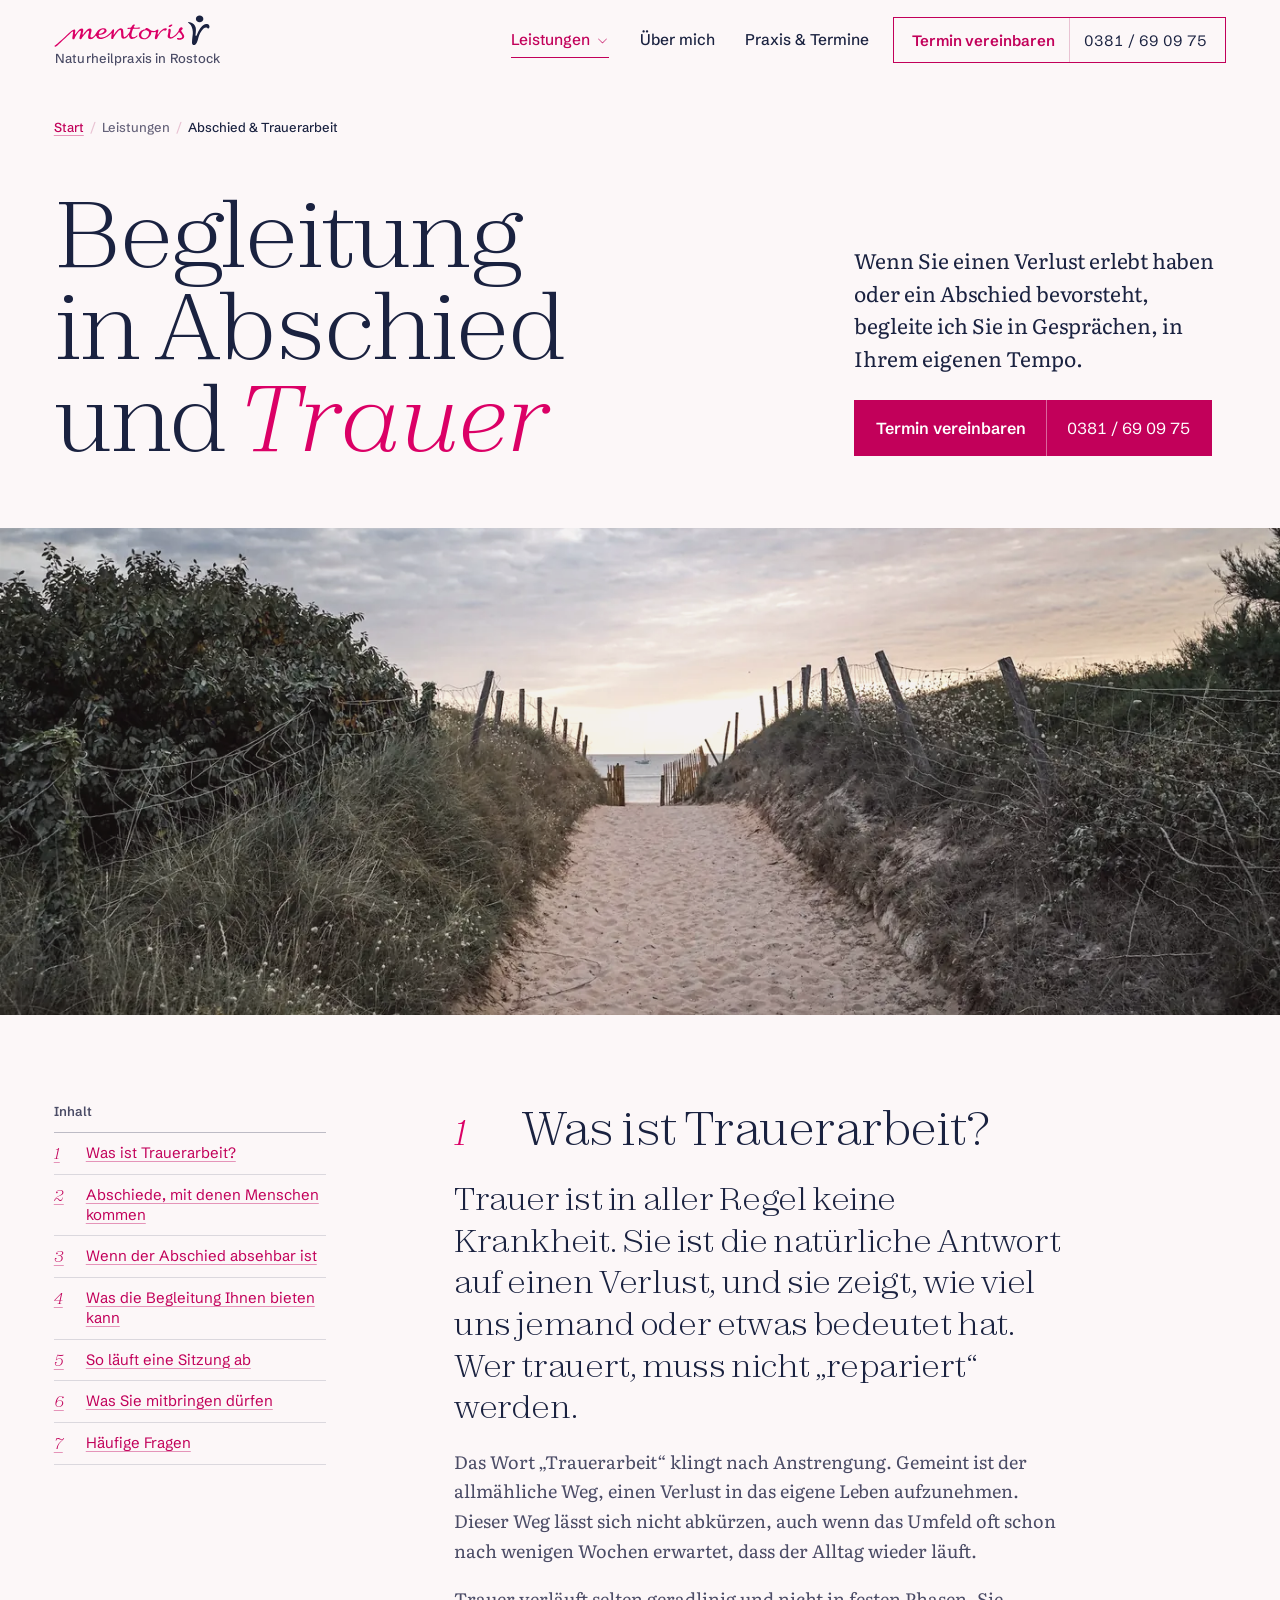
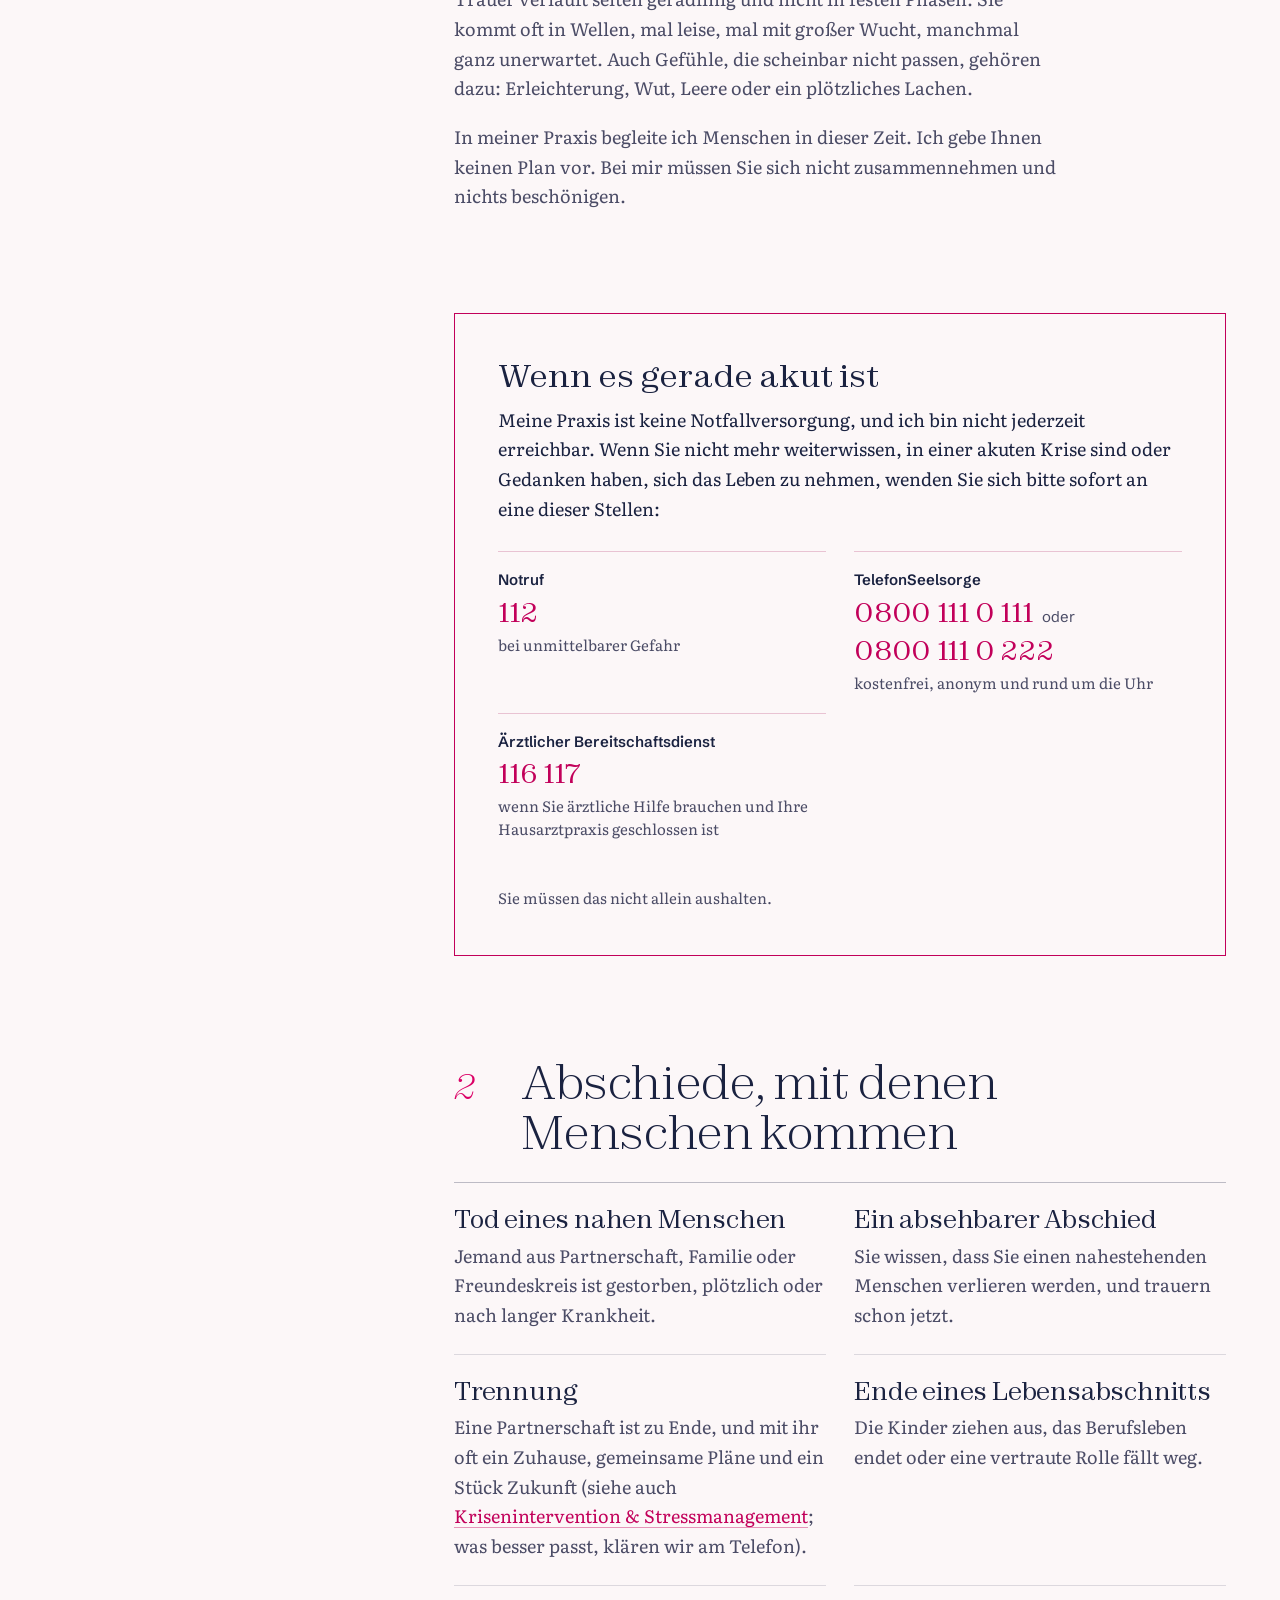
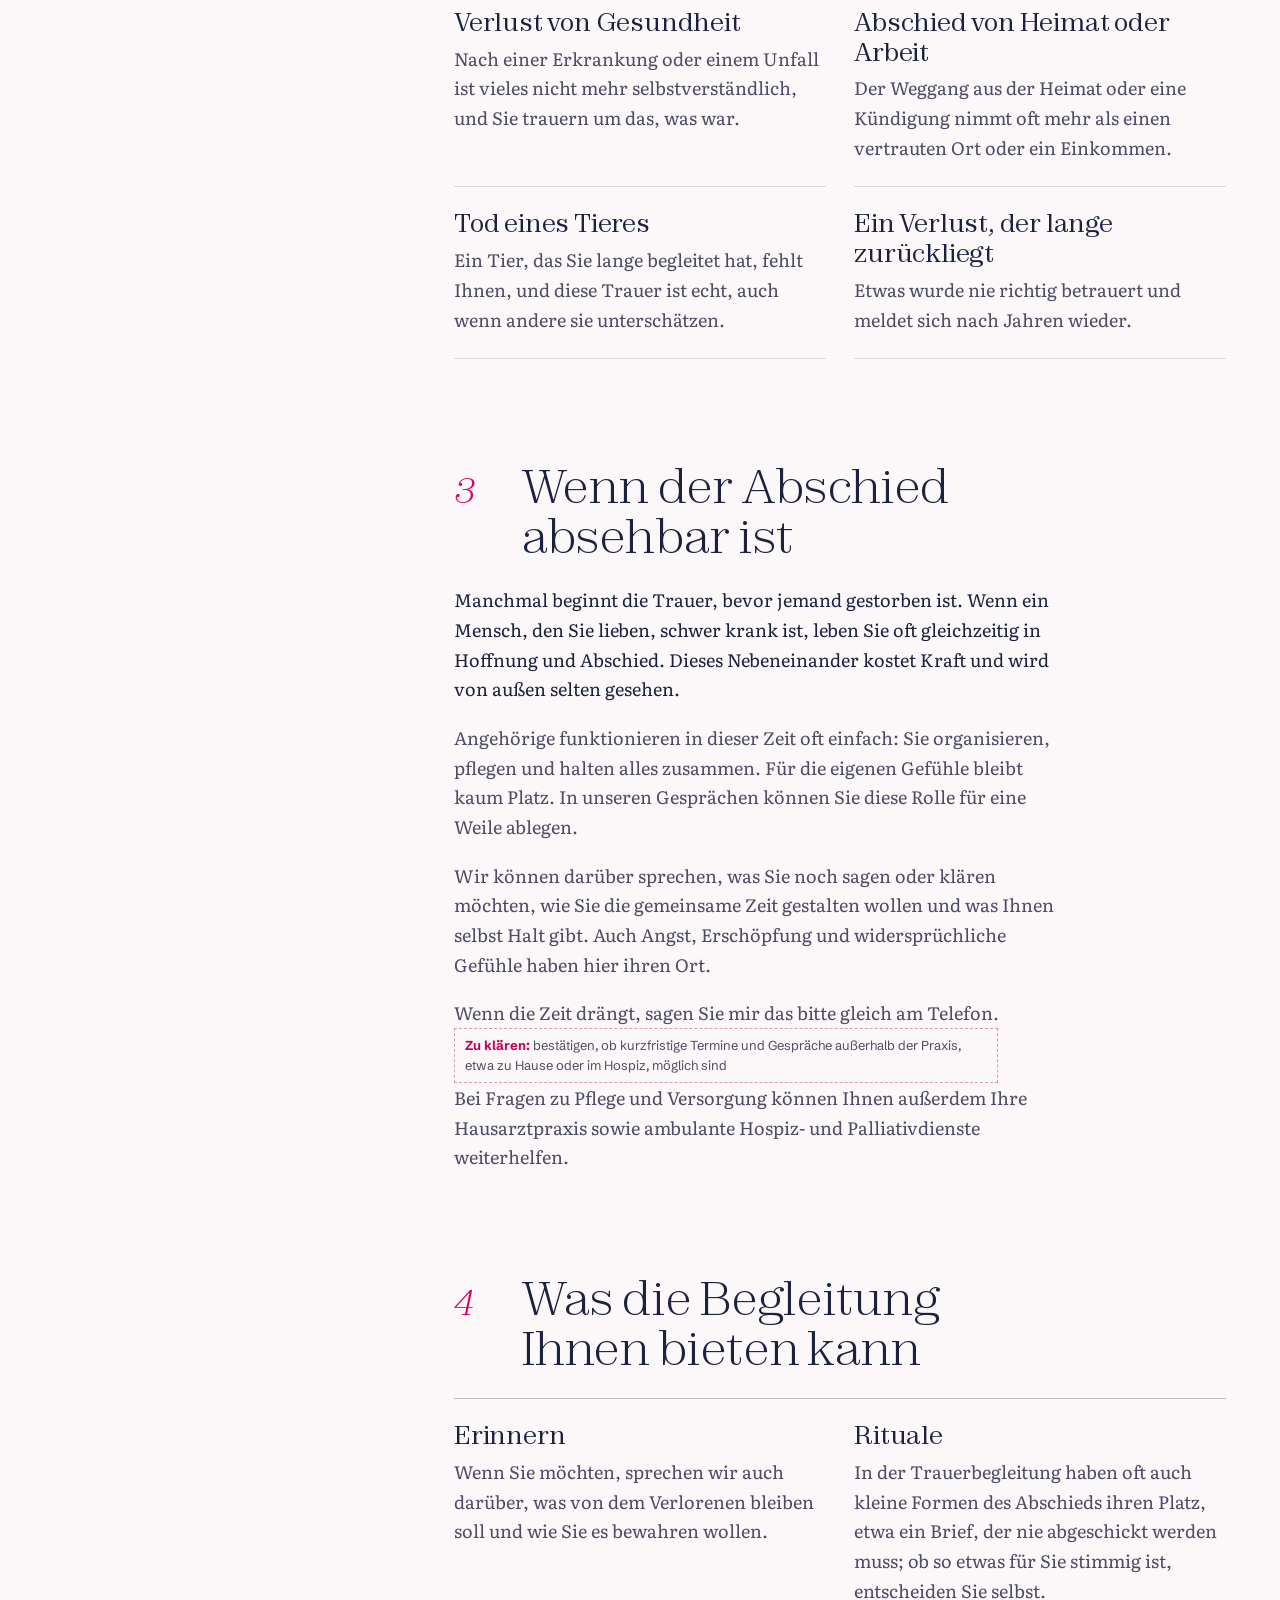
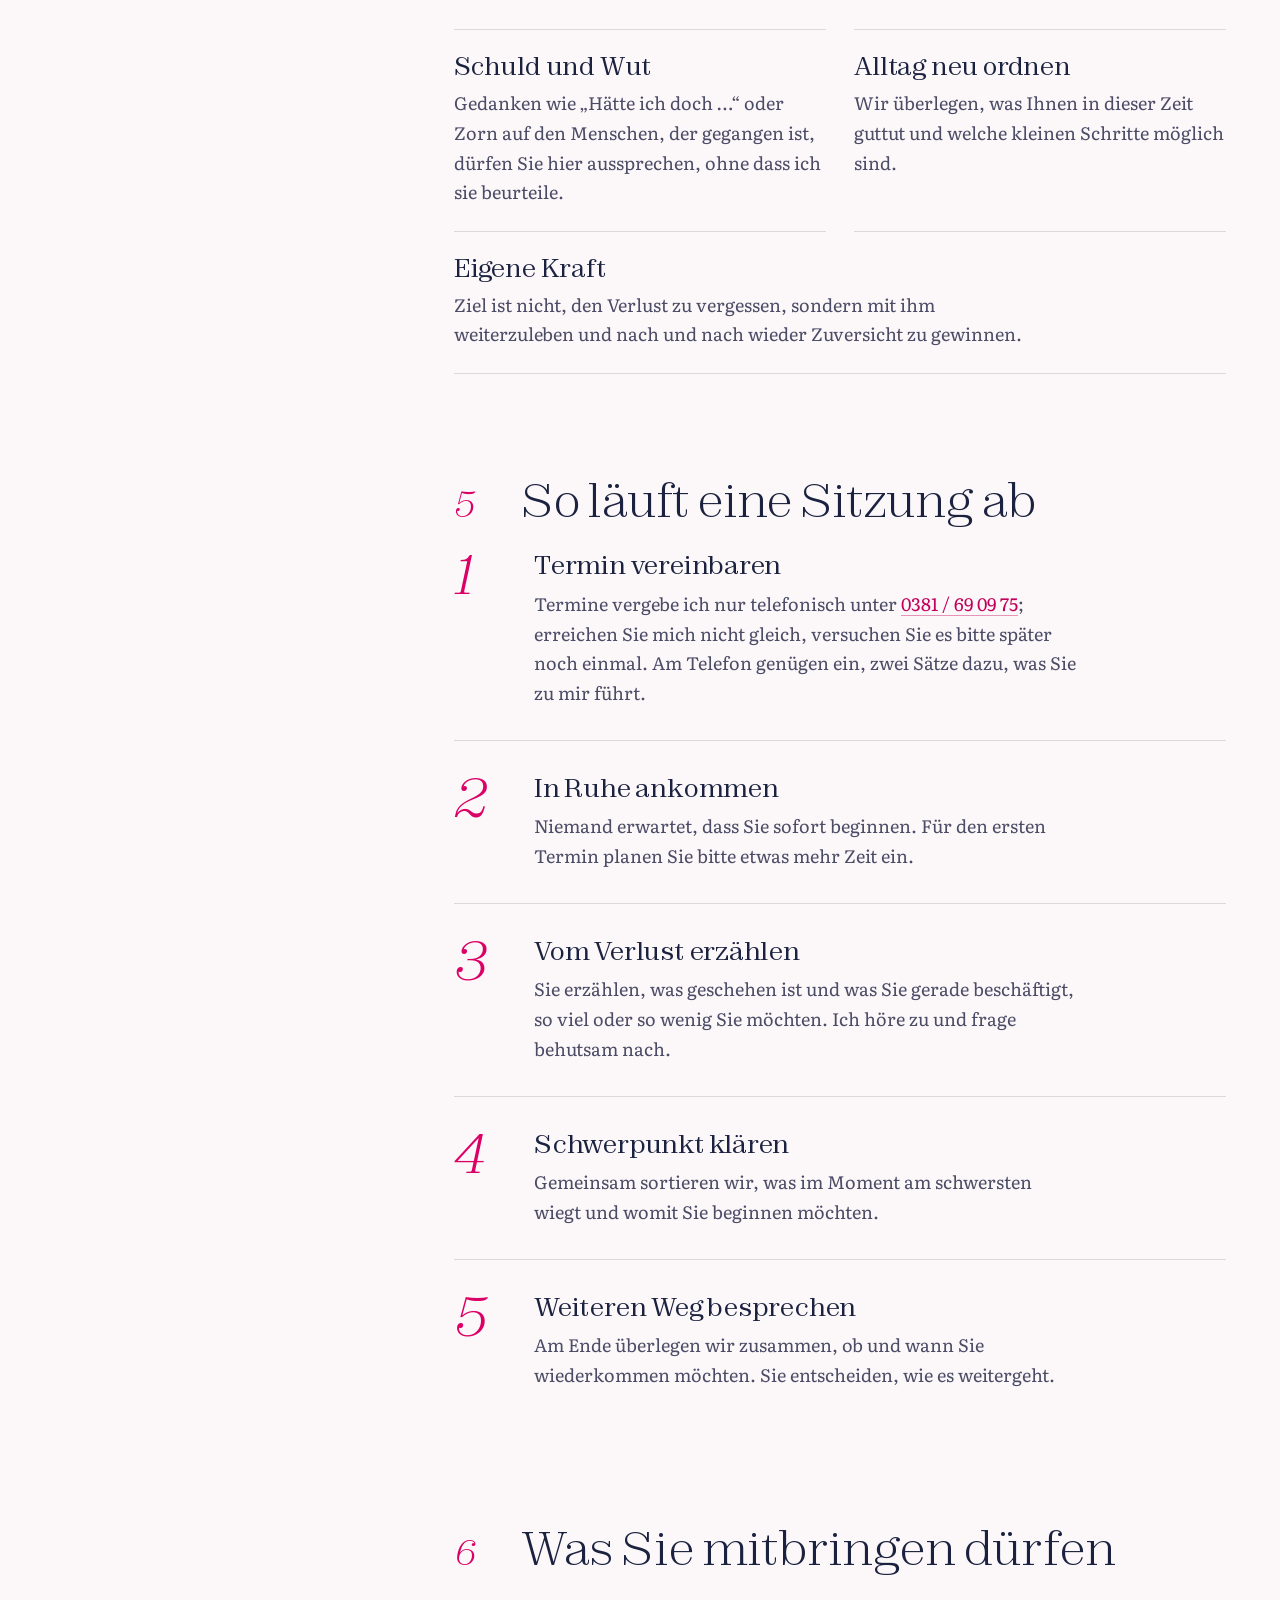
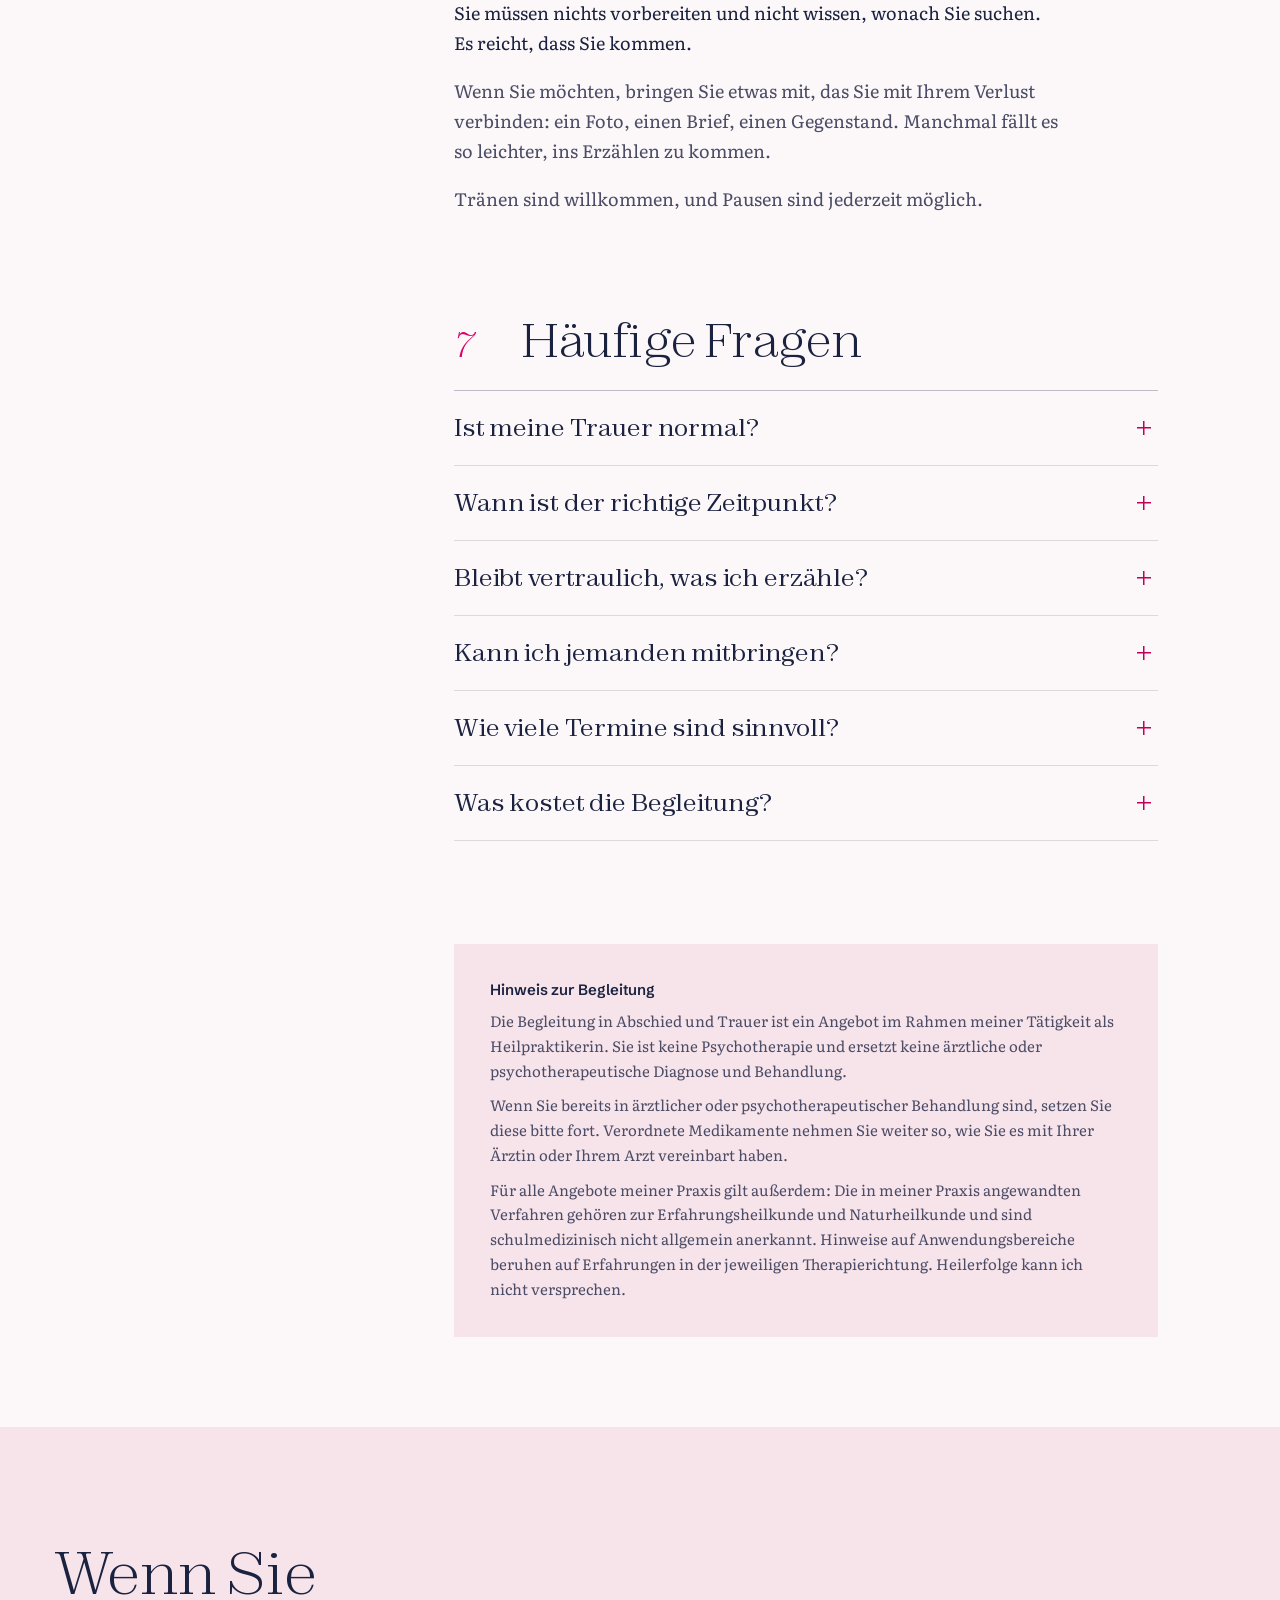
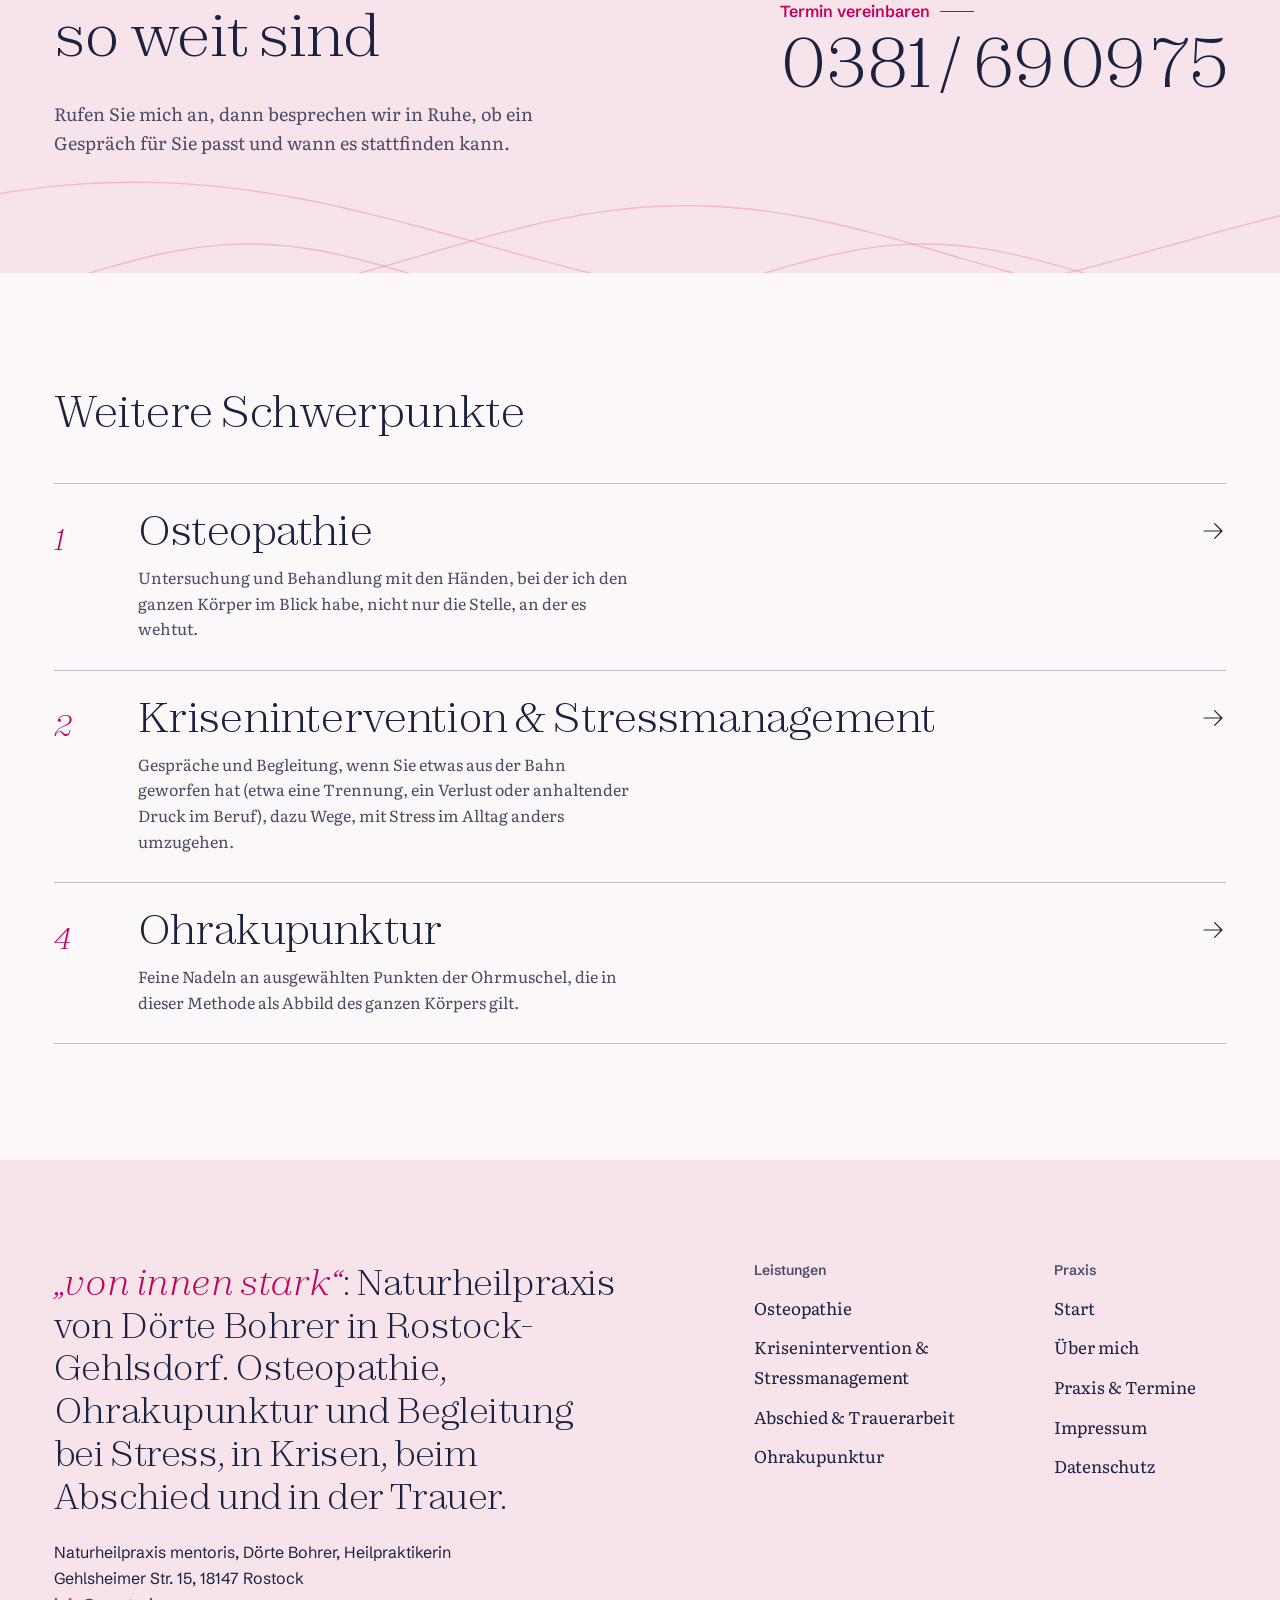
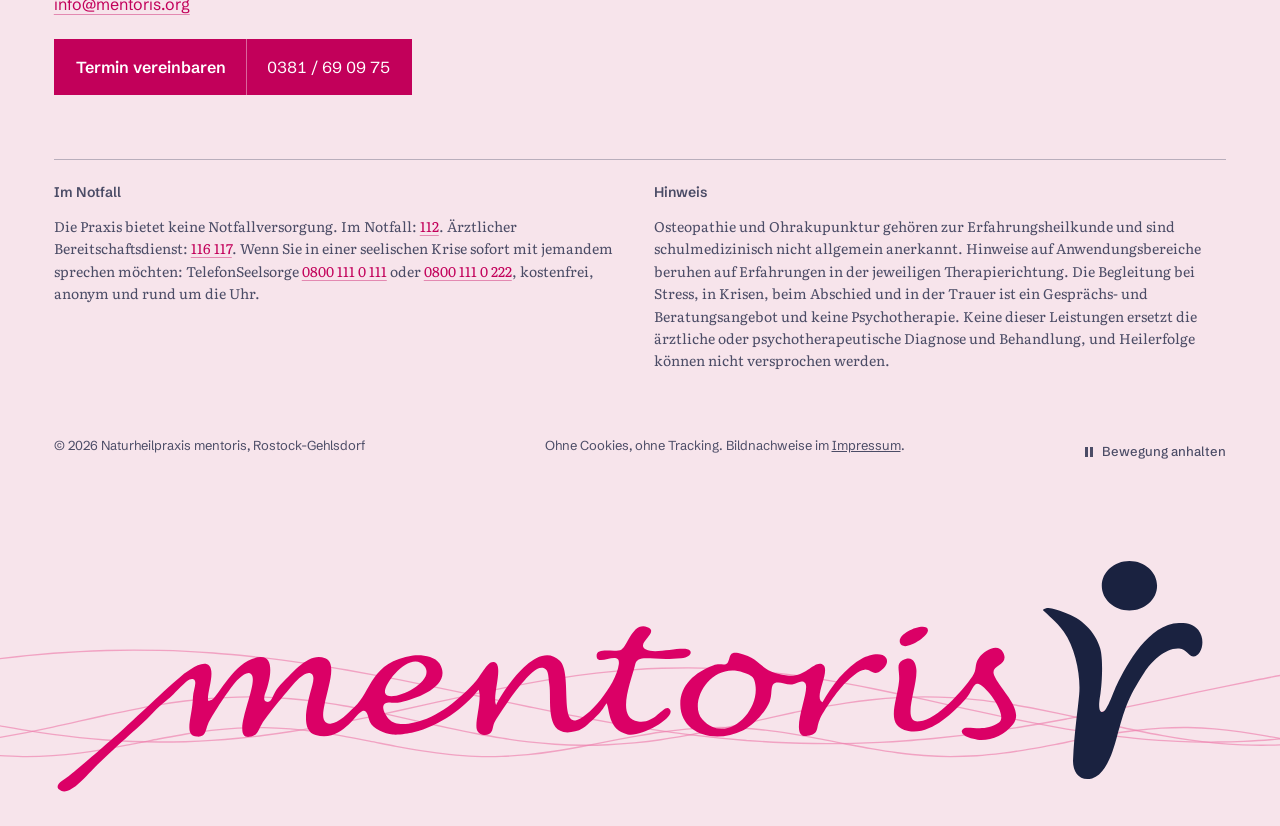
<file: abschied-trauerarbeit.html>
<!doctype html>
<html lang="de">
<head>
  <meta charset="utf-8">
  
  <meta name="viewport" content="width=device-width, initial-scale=1">
  <title>Abschied &amp; Trauerarbeit | mentoris Rostock</title>
  <meta name="description" content="Begleitung bei Abschied und Trauer in Rostock-Gehlsdorf: Gespräche in Ruhe und in Ihrem Tempo. Dörte Bohrer, Heilpraktikerin.">
  <meta name="robots" content="noindex, nofollow">
  <link rel="canonical" href="https://mentoris.org/abschied-trauerarbeit.html">
  <meta name="color-scheme" content="light">
  <meta name="theme-color" content="#FCF7F8">
  <meta property="og:type" content="website">
  <meta property="og:locale" content="de_DE">
  <meta property="og:site_name" content="mentoris Naturheilpraxis">
  <meta property="og:title" content="Abschied &amp; Trauerarbeit | mentoris Rostock">
  <meta property="og:description" content="Begleitung bei Abschied und Trauer in Rostock-Gehlsdorf: Gespräche in Ruhe und in Ihrem Tempo. Dörte Bohrer, Heilpraktikerin.">
  <meta property="og:url" content="https://mentoris.org/abschied-trauerarbeit.html">
  <meta property="og:image" content="https://mentoris.org/assets/img/abschied.jpg">
  <meta name="twitter:card" content="summary_large_image">
  <link rel="preload" href="assets/fonts/literata-var.woff2" as="font" type="font/woff2" crossorigin>
  <link rel="preload" href="assets/fonts/zodiak-var.woff2" as="font" type="font/woff2" crossorigin>
  <link rel="stylesheet" href="assets/css/site.css?v=8f4e2084">
  <link rel="icon" href="favicon.ico" sizes="32x32">
  <link rel="icon" href="favicon.svg" type="image/svg+xml">
  <link rel="apple-touch-icon" href="apple-touch-icon.png">
  <link rel="manifest" href="site.webmanifest">
  <script>var d=document.documentElement,off=false;d.classList.add('js');try{off=localStorage.getItem('mentoris-bewegung')==='aus'}catch(e){}if(off){d.classList.add('motion-off')}else{d.classList.add('motion');setTimeout(function(){if(!d.classList.contains('js-ready'))d.classList.remove('motion')},3000)}</script>
  <script src="assets/js/main.js?v=bd253430" defer></script>
</head>
<body class="page-abschied-trauerarbeit tpl-service">
  <a class="skip" href="#inhalt">Zum Inhalt springen</a>
<header class="masthead" data-masthead>
  <div class="masthead__inner">
    <a class="brand" href="./" aria-label="mentoris Naturheilpraxis in Rostock, zur Startseite">
      <span class="wordmark"><svg aria-hidden="true" focusable="false" xmlns="http://www.w3.org/2000/svg" viewBox="0 0 170.8 35.3">
  <path fill="var(--rose, #DB0066)" fill-rule="evenodd" d="M22.85 21.33C23.1 21.32 23.32 21.24 23.47 21.14C24.46 20.46 26.98 15 30.61 14.84C32.9 14.75 31.92 18.56 31.43 19.91C31.3 20.26 30.84 21.3 31.54 21.47C32.35 21.67 32.51 20.08 33.2 19.37C35.63 16.88 37.84 14.09 40.21 15.03C42 15.73 40.66 19.1 40.09 21.98C39.91 22.88 39.53 24.62 40.9 24.71C42.13 24.78 43.62 23.09 44.54 22.25C47.12 19.89 46.9 15.54 53.23 14.6C54.27 14.45 56.4 14.58 57.16 15.8C59.17 19.06 53.87 21.01 51.4 21.53C50.27 21.77 49.65 21.41 49.15 21.67C48.31 22.12 49.21 23.55 49.63 24.02C50.36 24.84 51.57 24.83 52.55 24.71C56.28 24.27 59.62 21.55 62.21 18.81C63.4 17.55 64.34 15.18 65.35 15.62C66.7 16.19 64.91 20.61 65.55 21.94C66.31 20.32 71.55 11.86 75.03 15.43C76.76 17.21 75.07 24.51 77.31 24.23C79.03 24.01 83.33 19.08 83.74 15.89C84.02 13.72 80.5 16.36 80.45 14.7C80.4 13.26 83.24 14.28 84.15 13.71C85.09 13.11 85.81 9.57 87.99 10.4C89.92 11.13 86.05 12.86 87.79 13.73C89.3 14.49 93.64 13.02 94.31 13.9C94.6 14.28 94.22 14.9 92.98 15.02C88.45 15.48 86.58 14.26 86.15 16.02C85.54 18.59 83.23 23.87 86.62 24.38C89.26 24.77 90.47 21.59 91.29 22.56C92.35 23.79 87.02 26.75 85.04 26.3C82.17 25.63 82.44 22.83 81.93 21.69C81.36 22.54 81.1 23.14 79.12 24.83C78.59 25.29 78.13 25.64 77.28 25.85C72.58 27.02 73.82 21.3 73.44 18.88C73.26 17.72 73.38 16.8 72.67 16.49C71.72 16.08 70.51 17.46 69.78 18.27C68.32 19.87 66.86 22.05 65.56 24.06C65.06 24.84 65.15 25.3 64.94 25.76C64.49 26.76 63.01 26.52 62.7 25.61C62.32 24.5 63.53 21.06 62.95 19.68C60.87 22.32 57.16 25.09 53.31 25.98C52.53 26.16 51.1 26.41 50.2 26.32C49.03 26.2 47.31 25.44 46.84 24.45C46.58 23.89 46.48 22.59 45.73 22.84C44.69 23.2 42.71 27.49 38.78 26.39C36.42 25.73 37.6 21.68 38.05 19.92C38.29 18.95 38.82 17.63 38.09 17.26C37.24 16.82 35.79 18.5 35.29 19.09C34.2 20.39 31.68 23.35 30.82 24.75C30.25 25.67 30.22 26.55 28.95 26.67C25.95 26.95 30.53 18.6 29.24 17.37C28.5 16.66 26.89 18.55 26.45 19.12C25.56 20.25 23.37 23.54 22.82 24.81C22.45 25.67 22.54 26.75 21.18 26.63C19.13 26.45 20.52 23.73 20.6 20.75C20.62 19.74 21.33 18.43 20.67 18.12C19.81 17.71 18.25 20.08 16.62 21.3C15.28 22.3 14.15 23.73 12.83 24.92C9.53 27.91 7.87 29.35 5.67 31.59C4.66 32.61 2.13 35.69 0.77 34.49C-0.07 33.76 1.52 33.02 2.15 32.51C4.32 30.77 7.13 28.26 8.2 27.34C11.8 24.26 15.89 20.1 18.63 17.85C19.45 17.18 22.05 15.09 23.01 16.13C23.94 17.15 22.61 20.19 22.85 21.33ZM129.58 10.85C129.64 11.88 125.89 14.23 125.43 12.73C124.94 11.17 129.51 9.51 129.58 10.85ZM134.62 25.71C135 24.61 137.72 26.27 140.11 24.55C141.54 23.51 138.1 18.95 137 18.8C136.25 18.71 136.16 19.96 135.13 21.09C133.21 23.22 129.86 26.44 126.66 25.8C123.09 25.08 124.99 21.57 125.29 18.44C125.45 16.83 124.75 15.94 125.81 15.32C127.16 14.53 127.81 15.51 127.87 16.77C128 19.51 125.54 24.67 128.33 24.36C131.01 24.07 134.7 19.8 136.16 17.71C136.94 16.6 136.37 16.07 137.13 14.97C137.93 13.83 140.02 12.64 140.76 14.23C141.67 16.17 138.74 15.97 139.39 17.52C140.32 19.75 143.9 22.56 142.2 24.79C140.91 26.48 138.73 27.32 136.91 27.09C136.32 27.01 134.31 26.59 134.62 25.71ZM113.94 21.54C115.23 19.17 117.37 16.33 119.87 15.01C120.79 14.52 122.76 13.97 123.38 14.99C123.9 15.84 122.78 16.82 122.25 17.08C121.38 17.51 121.05 16.64 120.19 16.7C119.28 16.77 118.1 17.92 117.35 18.66C116.22 19.77 114.07 22.83 113.49 24.19C112.96 25.41 113.52 26.19 111.7 26.52C108.8 27.03 111.88 20.41 111.48 18.94C111.39 18.64 111.18 18.51 110.98 18.47C110.49 18.39 110.09 18.83 109.44 18.91C108.71 18.99 107.95 18.62 107.36 18.61C106 18.58 106.63 20.1 106.12 21.42C105.54 22.93 103.7 24.94 102.21 25.67C97.84 27.8 92.95 26.15 92.86 21.9C92.8 19.07 95 17.07 97.72 16.08C98.7 15.73 99.14 16.09 99.6 15.89C100.44 15.53 99.74 13.84 101.46 14.25C105.31 15.16 104.25 16.96 108.72 17.58C111.3 17.95 112.64 15.43 113.82 15.87C115.33 16.43 112.94 20.18 113.65 21.27C113.73 21.39 113.84 21.48 113.94 21.54ZM49.09 20.17C49.58 21.87 56.7 18.66 54.96 16.25C53.04 13.58 48.7 18.82 49.09 20.17ZM103.83 18.28C103.62 17.64 103.15 17.46 102.18 17.12C97.45 15.43 93.89 21.58 96.15 24.11C99.71 28.1 105.21 22.48 103.83 18.28Z"/>
  <path fill="var(--ink, #002762)" fill-rule="evenodd" d="M146.6 7.84C147.43 7.25 148.42 7.78 149.81 8.23C152.3 9.05 154.4 11.04 155.12 13.56C155.58 15.16 155.38 18.84 155.15 20.3C155.07 20.79 154.65 22.96 155.41 22.99C156.12 23.01 156.97 20.2 157.55 19.03C159.12 15.8 162.31 9.91 166.8 9.78C168.07 9.75 168.98 9.95 169.67 10.84C170.92 12.45 170.01 14.85 168.88 14.75C168.13 14.69 167.98 13.66 166.83 13.58C164.83 13.43 162.71 15.51 161.66 17.13C159.11 21.05 158.74 22.58 157.59 26.7C157.41 27.37 157.2 28.11 156.95 28.81C156.38 30.4 155.45 32.41 153.91 32.83C152.09 33.33 151.01 31.88 151.09 30.09C151.26 26.15 151.8 22.64 152 20.39C152.25 17.65 151.45 13.53 149.72 11.08C148.61 9.51 147.28 8.52 146.6 7.84ZM163.55 4.27C163.55 6.3 161.72 7.94 159.45 7.94C157.19 7.94 155.35 6.3 155.35 4.27C155.35 2.24 157.19 0.6 159.45 0.6C161.72 0.6 163.55 2.24 163.55 4.27Z"/>
</svg>
</span>
      <span class="brand__sub">Naturheilpraxis in Rostock</span>
    </a>

    <nav class="nav" aria-label="Hauptnavigation">
      <ul class="nav__list">
        <li class="nav__item nav__item--sub" data-sub data-section="leistungen" data-current>
          <button class="nav__link nav__toggle" type="button" aria-expanded="false" aria-controls="sub-leistungen">
            Leistungen <svg class="icon nav__caret" viewBox="0 0 256 256" fill="currentColor" aria-hidden="true" focusable="false"><path d="M212.24,100.24l-80,80a6,6,0,0,1-8.48,0l-80-80a6,6,0,0,1,8.48-8.48L128,167.51l75.76-75.75a6,6,0,0,1,8.48,8.48Z"/></svg>
          </button>
          <div class="sub" id="sub-leistungen">
            <ul>
              <li><a href="osteopathie.html" data-nav>Osteopathie</a></li>
              <li><a href="krisenintervention-stressmanagement.html" data-nav>Krisenintervention&nbsp;&amp; Stressmanagement</a></li>
              <li><a href="abschied-trauerarbeit.html" data-nav aria-current="page">Abschied&nbsp;&amp; Trauerarbeit</a></li>
              <li><a href="ohrakupunktur.html" data-nav>Ohrakupunktur</a></li>
            </ul>
          </div>
        </li>
        <li class="nav__item"><a class="nav__link" href="ueber-mich.html" data-nav>Über mich</a></li>
        <li class="nav__item"><a class="nav__link" href="praxis.html" data-nav>Praxis &amp; Termine</a></li>
      </ul>
    </nav>

    <a class="call" href="tel:+49381690975">
      <span class="call__label">Termin vereinbaren</span>
      <span class="call__num">0381 / 69 09 75</span>
    </a>

    <button class="menu-btn" type="button" aria-expanded="false" aria-controls="menu" data-menu-btn>
      <span class="menu-btn__open">Menü</span><span class="menu-btn__close">Schließen</span>
    </button>
  </div>

  <div class="progress" aria-hidden="true"></div>

  <nav class="menu" id="menu" aria-label="Menü" data-menu>
    <div class="menu__inner">
      <ul class="menu__list">
        <li><a href="osteopathie.html" data-nav>Osteopathie</a></li>
        <li><a href="krisenintervention-stressmanagement.html" data-nav>Krisenintervention&nbsp;&amp; Stressmanagement</a></li>
        <li><a href="abschied-trauerarbeit.html" data-nav aria-current="page">Abschied&nbsp;&amp; Trauerarbeit</a></li>
        <li><a href="ohrakupunktur.html" data-nav>Ohrakupunktur</a></li>
        <li class="menu__minor"><a href="ueber-mich.html" data-nav>Über mich</a></li>
        <li class="menu__minor"><a href="praxis.html" data-nav>Praxis &amp; Termine</a></li>
      </ul>
      <a class="btn btn--wide" href="tel:+49381690975">
        <span class="btn__label">Termin vereinbaren</span>
        <span class="btn__num">0381 / 69 09 75</span>
      </a>
    </div>
  </nav>
</header>

  <main id="inhalt" tabindex="-1">
<nav class="wrap crumbs" aria-label="Brotkrumen">
  <ol>
    <li><a href="./">Start</a></li>
    <li><span>Leistungen</span></li>
    <li><span aria-current="page">Abschied&nbsp;&amp; Trauerarbeit</span></li>
  </ol>
</nav>
<section class="page-head">
  <div class="wrap page-head__type">
    <h1 class="page-head__title">Begleitung in Abschied und <em>Trauer</em></h1>
    <div class="page-head__aside" data-reveal style="--d:200ms">
      <p class="page-head__lead">Wenn Sie einen Verlust erlebt haben oder ein Abschied bevorsteht, begleite ich Sie in Gesprächen, in Ihrem eigenen Tempo.</p>
      <a class="btn btn--fluid" href="tel:+49381690975">
  <span class="btn__label">Termin vereinbaren</span>
  <span class="btn__num">0381 / 69 09 75</span>
</a>
    </div>
  </div>
</section>
<figure class="page-head__photo">
  <div class="photo"><img src="assets/img/abschied-1400.webp" srcset="assets/img/abschied-800.webp 800w, assets/img/abschied-1400.webp 1400w, assets/img/abschied-2200.webp 2200w" sizes="100vw" width="2200" height="1467" alt="Sandiger Weg zwischen bewachsenen Dünen führt im Abendlicht zum Meer" style="object-position:50% 55%" loading="eager" decoding="sync" fetchpriority="high"></div>
  
</figure>
<div class="wrap article-wrap">
  <div class="article-grid">
    <nav class="contents" aria-label="Inhalt dieser Seite" data-toc>
  <details open>
    <summary class="contents__summary">Inhalt dieser Seite <svg class="icon" viewBox="0 0 256 256" fill="currentColor" aria-hidden="true" focusable="false"><path d="M212.24,100.24l-80,80a6,6,0,0,1-8.48,0l-80-80a6,6,0,0,1,8.48-8.48L128,167.51l75.76-75.75a6,6,0,0,1,8.48,8.48Z"/></svg></summary>
    <p class="contents__title" aria-hidden="true">Inhalt</p>
    <ol>
      <li><a href="#was-ist-trauerarbeit">Was ist Trauerarbeit?</a></li>
      <li><a href="#abschiede-mit-denen-menschen-kommen">Abschiede, mit denen Menschen kommen</a></li>
      <li><a href="#wenn-der-abschied-absehbar-ist">Wenn der Abschied absehbar ist</a></li>
      <li><a href="#was-die-begleitung-ihnen-bieten-kann">Was die Begleitung Ihnen bieten kann</a></li>
      <li><a href="#so-laeuft-eine-sitzung-ab">So läuft eine Sitzung ab</a></li>
      <li><a href="#was-sie-mitbringen-duerfen">Was Sie mitbringen dürfen</a></li>
      <li><a href="#haeufige-fragen">Häufige Fragen</a></li>
    </ol>
  </details>
</nav>
    <div class="article">
<section id="was-ist-trauerarbeit" aria-labelledby="was-ist-trauerarbeit-h">
  <div class="sec-head" data-reveal><span class="sec-head__num" aria-hidden="true">1</span><h2 id="was-ist-trauerarbeit-h">Was ist Trauerarbeit?</h2></div>
  <div class="prose"><p>Trauer ist in aller Regel keine Krankheit. Sie ist die natürliche Antwort auf einen Verlust, und sie zeigt, wie viel uns jemand oder etwas bedeutet hat. Wer trauert, muss nicht „repariert“ werden.</p>
<p>Das Wort „Trauerarbeit“ klingt nach Anstrengung. Gemeint ist der allmähliche Weg, einen Verlust in das eigene Leben aufzunehmen. Dieser Weg lässt sich nicht abkürzen, auch wenn das Umfeld oft schon nach wenigen Wochen erwartet, dass der Alltag wieder läuft.</p>
<p>Trauer verläuft selten geradlinig und nicht in festen Phasen. Sie kommt oft in Wellen, mal leise, mal mit großer Wucht, manchmal ganz unerwartet. Auch Gefühle, die scheinbar nicht passen, gehören dazu: Erleichterung, Wut, Leere oder ein plötzliches Lachen.</p>
<p>In meiner Praxis begleite ich Menschen in dieser Zeit. Ich gebe Ihnen keinen Plan vor. Bei mir müssen Sie sich nicht zusammennehmen und nichts beschönigen.</p></div>
</section>
<aside class="akut" aria-labelledby="wenn-es-gerade-akut-ist">
  <div class="akut__head">
    <h2 class="akut__title" id="wenn-es-gerade-akut-ist">Wenn es gerade akut ist</h2>
    <p>Meine Praxis ist keine Notfallversorgung, und ich bin nicht jederzeit erreichbar. Wenn Sie nicht mehr weiterwissen, in einer akuten Krise sind oder Gedanken haben, sich das Leben zu nehmen, wenden Sie sich bitte sofort an eine dieser Stellen:</p>
  </div>
  <ul class="akut__list"><li>
      <span class="akut__name">Notruf</span>
      <span class="akut__nums"><a class="akut__num" href="tel:112">112</a></span>
      <span class="akut__info">bei unmittelbarer Gefahr</span>
    </li>
<li>
      <span class="akut__name">TelefonSeelsorge</span>
      <span class="akut__nums"><a class="akut__num" href="tel:+498001110111">0800 111 0 111</a> <span class="akut__or">oder</span> <a class="akut__num" href="tel:+498001110222">0800 111 0 222</a></span>
      <span class="akut__info">kostenfrei, anonym und rund um die Uhr</span>
    </li>
<li>
      <span class="akut__name">Ärztlicher Bereitschaftsdienst</span>
      <span class="akut__nums"><a class="akut__num" href="tel:116117">116 117</a></span>
      <span class="akut__info">wenn Sie ärztliche Hilfe brauchen und Ihre Hausarztpraxis geschlossen ist</span>
    </li></ul>
  <div class="akut__foot"><p>Sie müssen das nicht allein aushalten.</p></div>
</aside>
<section id="abschiede-mit-denen-menschen-kommen" aria-labelledby="abschiede-mit-denen-menschen-kommen-h">
  <div class="sec-head" data-reveal><span class="sec-head__num" aria-hidden="true">2</span><h2 id="abschiede-mit-denen-menschen-kommen-h">Abschiede, mit denen Menschen kommen</h2></div>
  
<ul class="points points--2">
  <li class="point" data-reveal style="--d:0ms">
    <p class="point__title">Tod eines nahen Menschen</p>
    <p>Jemand aus Partnerschaft, Familie oder Freundeskreis ist gestorben, plötzlich oder nach langer Krankheit.</p>
  </li>
  <li class="point" data-reveal style="--d:80ms">
    <p class="point__title">Ein absehbarer Abschied</p>
    <p>Sie wissen, dass Sie einen nahestehenden Menschen verlieren werden, und trauern schon jetzt.</p>
  </li>
  <li class="point" data-reveal style="--d:0ms">
    <p class="point__title">Trennung</p>
    <p>Eine Partnerschaft ist zu Ende, und mit ihr oft ein Zuhause, gemeinsame Pläne und ein Stück Zukunft (siehe auch <a href="krisenintervention-stressmanagement.html">Krisenintervention &amp; Stressmanagement</a>; was besser passt, klären wir am Telefon).</p>
  </li>
  <li class="point" data-reveal style="--d:80ms">
    <p class="point__title">Ende eines Lebensabschnitts</p>
    <p>Die Kinder ziehen aus, das Berufsleben endet oder eine vertraute Rolle fällt weg.</p>
  </li>
  <li class="point" data-reveal style="--d:0ms">
    <p class="point__title">Verlust von Gesundheit</p>
    <p>Nach einer Erkrankung oder einem Unfall ist vieles nicht mehr selbstverständlich, und Sie trauern um das, was war.</p>
  </li>
  <li class="point" data-reveal style="--d:80ms">
    <p class="point__title">Abschied von Heimat oder Arbeit</p>
    <p>Der Weggang aus der Heimat oder eine Kündigung nimmt oft mehr als einen vertrauten Ort oder ein Einkommen.</p>
  </li>
  <li class="point" data-reveal style="--d:0ms">
    <p class="point__title">Tod eines Tieres</p>
    <p>Ein Tier, das Sie lange begleitet hat, fehlt Ihnen, und diese Trauer ist echt, auch wenn andere sie unterschätzen.</p>
  </li>
  <li class="point" data-reveal style="--d:80ms">
    <p class="point__title">Ein Verlust, der lange zurückliegt</p>
    <p>Etwas wurde nie richtig betrauert und meldet sich nach Jahren wieder.</p>
  </li>
</ul>

</section>
<section id="wenn-der-abschied-absehbar-ist" aria-labelledby="wenn-der-abschied-absehbar-ist-h">
  <div class="sec-head" data-reveal><span class="sec-head__num" aria-hidden="true">3</span><h2 id="wenn-der-abschied-absehbar-ist-h">Wenn der Abschied absehbar ist</h2></div>
  <div class="prose"><p>Manchmal beginnt die Trauer, bevor jemand gestorben ist. Wenn ein Mensch, den Sie lieben, schwer krank ist, leben Sie oft gleichzeitig in Hoffnung und Abschied. Dieses Nebeneinander kostet Kraft und wird von außen selten gesehen.</p>
<p>Angehörige funktionieren in dieser Zeit oft einfach: Sie organisieren, pflegen und halten alles zusammen. Für die eigenen Gefühle bleibt kaum Platz. In unseren Gesprächen können Sie diese Rolle für eine Weile ablegen.</p>
<p>Wir können darüber sprechen, was Sie noch sagen oder klären möchten, wie Sie die gemeinsame Zeit gestalten wollen und was Ihnen selbst Halt gibt. Auch Angst, Erschöpfung und widersprüchliche Gefühle haben hier ihren Ort.</p>
<p>Wenn die Zeit drängt, sagen Sie mir das bitte gleich am Telefon. <span class="todo"><span class="visually-hidden">Platzhalter: </span>bestätigen, ob kurzfristige Termine und Gespräche außerhalb der Praxis, etwa zu Hause oder im Hospiz, möglich sind</span> Bei Fragen zu Pflege und Versorgung können Ihnen außerdem Ihre Hausarztpraxis sowie ambulante Hospiz- und Palliativdienste weiterhelfen.</p></div>
</section>
<section id="was-die-begleitung-ihnen-bieten-kann" aria-labelledby="was-die-begleitung-ihnen-bieten-kann-h">
  <div class="sec-head" data-reveal><span class="sec-head__num" aria-hidden="true">4</span><h2 id="was-die-begleitung-ihnen-bieten-kann-h">Was die Begleitung Ihnen bieten kann</h2></div>
  
<ul class="points points--2">
  <li class="point" data-reveal style="--d:0ms">
    <p class="point__title">Erinnern</p>
    <p>Wenn Sie möchten, sprechen wir auch darüber, was von dem Verlorenen bleiben soll und wie Sie es bewahren wollen.</p>
  </li>
  <li class="point" data-reveal style="--d:80ms">
    <p class="point__title">Rituale</p>
    <p>In der Trauerbegleitung haben oft auch kleine Formen des Abschieds ihren Platz, etwa ein Brief, der nie abgeschickt werden muss; ob so etwas für Sie stimmig ist, entscheiden Sie selbst.</p>
  </li>
  <li class="point" data-reveal style="--d:0ms">
    <p class="point__title">Schuld und Wut</p>
    <p>Gedanken wie „Hätte ich doch …“ oder Zorn auf den Menschen, der gegangen ist, dürfen Sie hier aussprechen, ohne dass ich sie beurteile.</p>
  </li>
  <li class="point" data-reveal style="--d:80ms">
    <p class="point__title">Alltag neu ordnen</p>
    <p>Wir überlegen, was Ihnen in dieser Zeit guttut und welche kleinen Schritte möglich sind.</p>
  </li>
  <li class="point" data-reveal style="--d:0ms">
    <p class="point__title">Eigene Kraft</p>
    <p>Ziel ist nicht, den Verlust zu vergessen, sondern mit ihm weiterzuleben und nach und nach wieder Zuversicht zu gewinnen.</p>
  </li>
</ul>

</section>
<section id="so-laeuft-eine-sitzung-ab" aria-labelledby="so-laeuft-eine-sitzung-ab-h">
  <div class="sec-head" data-reveal><span class="sec-head__num" aria-hidden="true">5</span><h2 id="so-laeuft-eine-sitzung-ab-h">So läuft eine Sitzung ab</h2></div>
  <ol class="steps">
  <li class="step" data-reveal>
    <span class="step__num" aria-hidden="true">1</span>
    <h3 class="step__title">Termin vereinbaren</h3>
    <p>Termine vergebe ich nur telefonisch unter <a class="tel" href="tel:+49381690975">0381 / 69 09 75</a>; erreichen Sie mich nicht gleich, versuchen Sie es bitte später noch einmal. Am Telefon genügen ein, zwei Sätze dazu, was Sie zu mir führt.</p>
  </li>
  <li class="step" data-reveal>
    <span class="step__num" aria-hidden="true">2</span>
    <h3 class="step__title">In Ruhe ankommen</h3>
    <p>Niemand erwartet, dass Sie sofort beginnen. Für den ersten Termin planen Sie bitte etwas mehr Zeit ein.</p>
  </li>
  <li class="step" data-reveal>
    <span class="step__num" aria-hidden="true">3</span>
    <h3 class="step__title">Vom Verlust erzählen</h3>
    <p>Sie erzählen, was geschehen ist und was Sie gerade beschäftigt, so viel oder so wenig Sie möchten. Ich höre zu und frage behutsam nach.</p>
  </li>
  <li class="step" data-reveal>
    <span class="step__num" aria-hidden="true">4</span>
    <h3 class="step__title">Schwerpunkt klären</h3>
    <p>Gemeinsam sortieren wir, was im Moment am schwersten wiegt und womit Sie beginnen möchten.</p>
  </li>
  <li class="step" data-reveal>
    <span class="step__num" aria-hidden="true">5</span>
    <h3 class="step__title">Weiteren Weg besprechen</h3>
    <p>Am Ende überlegen wir zusammen, ob und wann Sie wiederkommen möchten. Sie entscheiden, wie es weitergeht.</p>
  </li>
</ol>
</section>
<section id="was-sie-mitbringen-duerfen" aria-labelledby="was-sie-mitbringen-duerfen-h">
  <div class="sec-head" data-reveal><span class="sec-head__num" aria-hidden="true">6</span><h2 id="was-sie-mitbringen-duerfen-h">Was Sie mitbringen dürfen</h2></div>
  <div class="prose"><p>Sie müssen nichts vorbereiten und nicht wissen, wonach Sie suchen. Es reicht, dass Sie kommen.</p>
<p>Wenn Sie möchten, bringen Sie etwas mit, das Sie mit Ihrem Verlust verbinden: ein Foto, einen Brief, einen Gegenstand. Manchmal fällt es so leichter, ins Erzählen zu kommen.</p>
<p>Tränen sind willkommen, und Pausen sind jederzeit möglich.</p></div>
</section>
<section id="haeufige-fragen" aria-labelledby="haeufige-fragen-h">
  <div class="sec-head" data-reveal><span class="sec-head__num" aria-hidden="true">7</span><h2 id="haeufige-fragen-h">Häufige Fragen</h2></div>
  
<div class="faq">
  <details>
    <summary>Ist meine Trauer normal?</summary>
    <div class="faq__answer"><p>Trauer sieht bei jedem Menschen anders aus. Manche weinen viel, andere kaum, manche suchen Nähe, andere Rückzug. Vieles, was sich fremd anfühlt, kann zur Trauer gehören. Wenn Sie aber über längere Zeit kaum schlafen, nicht mehr essen mögen, den Alltag nicht mehr bewältigen oder unter anhaltenden körperlichen Beschwerden leiden, sprechen Sie bitte auch mit Ihrer Hausärztin oder Ihrem Hausarzt.</p></div>
  </details>
  <details>
    <summary>Wann ist der richtige Zeitpunkt?</summary>
    <div class="faq__answer"><p>Einen richtigen Zeitpunkt gibt es nicht. Manche suchen schon in den ersten Tagen ein Gespräch, andere erst nach Monaten. Auch wenn ein Verlust lange zurückliegt, sind Sie willkommen: Trauer verjährt nicht und wird manchmal erst später spürbar, etwa an Jahrestagen oder bei einem neuen Abschied. Wenn Sie spüren, dass Sie mit Ihrer Trauer nicht allein sein möchten, ist das Grund genug, anzurufen.</p></div>
  </details>
  <details>
    <summary>Bleibt vertraulich, was ich erzähle?</summary>
    <div class="faq__answer"><p>Ja. Was Sie mir erzählen, auch über den Menschen, um den Sie trauern, und über Ihre Familie, behandle ich vertraulich. Für Persönliches nutzen Sie bitte das Telefon oder das Gespräch in der Praxis und nicht die E-Mail, denn E-Mails werden unverschlüsselt übertragen.</p></div>
  </details>
  <details>
    <summary>Kann ich jemanden mitbringen?</summary>
    <div class="faq__answer"><p>Manchen gibt es Sicherheit, nicht allein zu kommen. Ob eine vertraute Person beim Gespräch dabei sein kann, besprechen wir am besten vorher am Telefon. <span class="todo"><span class="visually-hidden">Platzhalter: </span>Regel zu Begleitpersonen und gemeinsamen Terminen (z. B. für Paare oder Familien) bestätigen</span></p></div>
  </details>
  <details>
    <summary>Wie viele Termine sind sinnvoll?</summary>
    <div class="faq__answer"><p>Es gibt keine feste Zahl. Manche wünschen sich ein einzelnes Gespräch, andere eine Begleitung über einen längeren Zeitraum. Beides ist möglich, und die Abstände zwischen den Terminen richten sich nach Ihnen.</p></div>
  </details>
  <details>
    <summary>Was kostet die Begleitung?</summary>
    <div class="faq__answer"><p>Gesetzliche Krankenkassen übernehmen Heilpraktikerleistungen in der Regel nicht. Ob eine private Krankenversicherung oder Zusatzversicherung etwas erstattet, hängt vom Tarif ab und meist auch davon, ob eine behandlungsbedürftige Erkrankung vorliegt. Für eine Begleitung in der Trauer gibt es deshalb häufig keine Erstattung; erkundigen Sie sich bitte vorher bei Ihrer Versicherung. Über die Kosten spreche ich mit Ihnen, bevor das erste Gespräch beginnt, und Sie können schon beim Anruf danach fragen. Mehr dazu unter <a href="praxis.html">Praxis &amp; Termine</a>.</p></div>
  </details>
</div>
</section>
<aside class="hint" aria-labelledby="hinweis-zur-begleitung">
  <h2 class="hint__title" id="hinweis-zur-begleitung">Hinweis zur Begleitung</h2>
  <p>Die Begleitung in Abschied und Trauer ist ein Angebot im Rahmen meiner Tätigkeit als Heilpraktikerin. Sie ist keine Psychotherapie und ersetzt keine ärztliche oder psychotherapeutische Diagnose und Behandlung.</p>
<p>Wenn Sie bereits in ärztlicher oder psychotherapeutischer Behandlung sind, setzen Sie diese bitte fort. Verordnete Medikamente nehmen Sie weiter so, wie Sie es mit Ihrer Ärztin oder Ihrem Arzt vereinbart haben.</p>
<p>Für alle Angebote meiner Praxis gilt außerdem: Die in meiner Praxis angewandten Verfahren gehören zur Erfahrungsheilkunde und Naturheilkunde und sind schulmedizinisch nicht allgemein anerkannt. Hinweise auf Anwendungsbereiche beruhen auf Erfahrungen in der jeweiligen Therapierichtung. Heilerfolge kann ich nicht versprechen.</p>
</aside>
    </div>
  </div>
</div>
<section class="closing" aria-labelledby="wenn-sie-so-weit-sind">
  <div class="waves waves--closing" aria-hidden="true">
  <svg class="wave" style="--i:0;--w:1.81944;--shift:-45.0382%;--dur:42s" data-amp="46" data-period="1180" data-phase="0.6" data-y0="150" data-width="2620" viewBox="0 0 2620 260" preserveAspectRatio="none" focusable="false"><path pathLength="1" d="M0.0 176.0 C5.0 176.9 19.8 179.9 29.8 181.6 C39.7 183.4 49.6 185.0 59.5 186.5 C69.5 188.0 79.4 189.3 89.3 190.5 C99.2 191.6 109.2 192.6 119.1 193.4 C129.0 194.2 138.9 194.8 148.9 195.3 C158.8 195.7 168.7 195.9 178.6 196.0 C188.6 196.0 198.5 195.9 208.4 195.6 C218.3 195.2 228.3 194.7 238.2 194.0 C248.1 193.3 258.0 192.4 268.0 191.3 C277.9 190.2 287.8 189.0 297.7 187.6 C307.7 186.2 317.6 184.6 327.5 182.9 C337.4 181.2 347.3 179.4 357.3 177.4 C367.2 175.5 377.1 173.4 387.0 171.3 C397.0 169.1 406.9 166.9 416.8 164.6 C426.7 162.3 436.7 159.9 446.6 157.5 C456.5 155.1 466.4 152.7 476.4 150.2 C486.3 147.8 496.2 145.4 506.1 143.0 C516.1 140.6 526.0 138.2 535.9 135.9 C545.8 133.6 555.8 131.3 565.7 129.1 C575.6 127.0 585.5 124.9 595.5 122.9 C605.4 121.0 615.3 119.1 625.2 117.4 C635.2 115.7 645.1 114.1 655.0 112.7 C664.9 111.3 674.8 110.0 684.8 108.9 C694.7 107.8 704.6 106.9 714.5 106.2 C724.5 105.4 734.4 104.9 744.3 104.5 C754.2 104.2 764.2 104.0 774.1 104.0 C784.0 104.0 793.9 104.2 803.9 104.6 C813.8 105.1 823.7 105.7 833.6 106.4 C843.6 107.2 853.5 108.2 863.4 109.3 C873.3 110.4 883.3 111.7 893.2 113.2 C903.1 114.7 913.0 116.3 923.0 118.0 C932.9 119.8 942.8 121.7 952.7 123.6 C962.7 125.6 972.6 127.7 982.5 129.9 C992.4 132.1 1002.3 134.4 1012.3 136.7 C1022.2 139.0 1032.1 141.4 1042.0 143.8 C1052.0 146.2 1061.9 148.7 1071.8 151.1 C1081.7 153.5 1091.7 156.0 1101.6 158.3 C1111.5 160.7 1121.4 163.1 1131.4 165.4 C1141.3 167.7 1151.2 169.9 1161.1 172.0 C1171.1 174.2 1181.0 176.2 1190.9 178.1 C1200.8 180.0 1210.8 181.9 1220.7 183.5 C1230.6 185.2 1240.5 186.7 1250.5 188.1 C1260.4 189.4 1270.3 190.7 1280.2 191.7 C1290.2 192.7 1300.1 193.6 1310.0 194.2 C1319.9 194.9 1329.8 195.4 1339.8 195.7 C1349.7 196.0 1359.6 196.1 1369.5 196.0 C1379.5 195.9 1389.4 195.6 1399.3 195.1 C1409.2 194.6 1419.2 194.0 1429.1 193.1 C1439.0 192.3 1448.9 191.2 1458.9 190.1 C1468.8 188.9 1478.7 187.5 1488.6 186.0 C1498.6 184.5 1508.5 182.8 1518.4 181.0 C1528.3 179.2 1538.3 177.3 1548.2 175.3 C1558.1 173.2 1568.0 171.1 1578.0 168.9 C1587.9 166.7 1597.8 164.3 1607.7 162.0 C1617.7 159.7 1627.6 157.3 1637.5 154.8 C1647.4 152.4 1657.3 150.0 1667.3 147.6 C1677.2 145.1 1687.1 142.7 1697.0 140.3 C1707.0 138.0 1716.9 135.6 1726.8 133.4 C1736.7 131.1 1746.7 128.9 1756.6 126.8 C1766.5 124.7 1776.4 122.7 1786.4 120.8 C1796.3 118.9 1806.2 117.2 1816.1 115.6 C1826.1 114.0 1836.0 112.5 1845.9 111.2 C1855.8 109.9 1865.8 108.7 1875.7 107.8 C1885.6 106.8 1895.5 106.0 1905.5 105.4 C1915.4 104.8 1925.3 104.4 1935.2 104.2 C1945.2 104.0 1955.1 103.9 1965.0 104.1 C1974.9 104.3 1984.8 104.6 1994.8 105.2 C2004.7 105.7 2014.6 106.5 2024.5 107.4 C2034.5 108.3 2044.4 109.4 2054.3 110.6 C2064.2 111.9 2074.2 113.3 2084.1 114.9 C2094.0 116.4 2103.9 118.2 2113.9 120.0 C2123.8 121.8 2133.7 123.8 2143.6 125.9 C2153.6 127.9 2163.5 130.1 2173.4 132.4 C2183.3 134.6 2193.3 136.9 2203.2 139.3 C2213.1 141.6 2223.0 144.1 2233.0 146.5 C2242.9 148.9 2252.8 151.4 2262.7 153.8 C2272.7 156.2 2282.6 158.6 2292.5 161.0 C2302.4 163.3 2312.3 165.6 2322.3 167.9 C2332.2 170.1 2342.1 172.3 2352.0 174.3 C2362.0 176.4 2371.9 178.4 2381.8 180.2 C2391.7 182.0 2401.7 183.7 2411.6 185.3 C2421.5 186.9 2431.4 188.3 2441.4 189.5 C2451.3 190.8 2461.2 191.8 2471.1 192.7 C2481.1 193.6 2491.0 194.4 2500.9 194.9 C2510.8 195.4 2520.8 195.8 2530.7 195.9 C2540.6 196.1 2550.5 196.0 2560.5 195.8 C2570.4 195.6 2580.3 195.1 2590.2 194.5 C2600.2 193.9 2615.0 192.5 2620.0 192.1"/></svg>
  <svg class="wave wave--rev" style="--i:1;--w:1.52778;--shift:-34.5455%;--dur:35s" data-amp="30" data-period="760" data-phase="2.4" data-y0="170" data-width="2200" viewBox="0 0 2200 260" preserveAspectRatio="none" focusable="false"><path pathLength="1" d="M0.0 190.3 C5.0 189.3 19.8 186.4 29.7 184.3 C39.6 182.1 49.5 179.8 59.5 177.4 C69.4 175.1 79.3 172.6 89.2 170.1 C99.1 167.7 109.0 165.2 118.9 162.8 C128.8 160.5 138.7 158.1 148.6 156.0 C158.6 153.8 168.5 151.7 178.4 149.9 C188.3 148.1 198.2 146.5 208.1 145.1 C218.0 143.7 227.9 142.6 237.8 141.8 C247.7 141.0 257.7 140.4 267.6 140.2 C277.5 139.9 287.4 140.0 297.3 140.3 C307.2 140.7 317.1 141.3 327.0 142.3 C336.9 143.2 346.8 144.4 356.8 145.9 C366.7 147.3 376.6 149.1 386.5 151.0 C396.4 152.8 406.3 155.0 416.2 157.2 C426.1 159.4 436.0 161.8 445.9 164.1 C455.9 166.5 465.8 169.1 475.7 171.5 C485.6 173.9 495.5 176.4 505.4 178.7 C515.3 181.1 525.2 183.4 535.1 185.4 C545.0 187.5 555.0 189.5 564.9 191.2 C574.8 193.0 584.7 194.5 594.6 195.8 C604.5 197.0 614.4 198.0 624.3 198.7 C634.2 199.4 644.1 199.9 654.1 200.0 C664.0 200.1 673.9 199.9 683.8 199.4 C693.7 198.9 703.6 198.1 713.5 197.1 C723.4 196.0 733.3 194.7 743.2 193.1 C753.2 191.6 763.1 189.7 773.0 187.8 C782.9 185.8 792.8 183.6 802.7 181.4 C812.6 179.1 822.5 176.7 832.4 174.3 C842.3 171.9 852.3 169.3 862.2 166.9 C872.1 164.5 882.0 162.0 891.9 159.7 C901.8 157.5 911.7 155.2 921.6 153.2 C931.5 151.2 941.4 149.3 951.4 147.7 C961.3 146.0 971.2 144.6 981.1 143.5 C991.0 142.3 1000.9 141.4 1010.8 140.9 C1020.7 140.3 1030.6 140.0 1040.5 140.0 C1050.5 140.0 1060.4 140.3 1070.3 141.0 C1080.2 141.6 1090.1 142.5 1100.0 143.7 C1109.9 144.8 1119.8 146.3 1129.7 147.9 C1139.6 149.6 1149.5 151.5 1159.5 153.5 C1169.4 155.6 1179.3 157.8 1189.2 160.1 C1199.1 162.4 1209.0 164.9 1218.9 167.3 C1228.8 169.8 1238.7 172.3 1248.6 174.7 C1258.6 177.1 1268.5 179.5 1278.4 181.7 C1288.3 184.0 1298.2 186.2 1308.1 188.1 C1318.0 190.1 1327.9 191.9 1337.8 193.4 C1347.7 194.9 1357.7 196.2 1367.6 197.3 C1377.5 198.3 1387.4 199.0 1397.3 199.5 C1407.2 199.9 1417.1 200.1 1427.0 199.9 C1436.9 199.8 1446.8 199.3 1456.8 198.6 C1466.7 197.9 1476.6 196.8 1486.5 195.5 C1496.4 194.3 1506.3 192.7 1516.2 190.9 C1526.1 189.2 1536.0 187.2 1545.9 185.1 C1555.9 183.0 1565.8 180.7 1575.7 178.3 C1585.6 176.0 1595.5 173.5 1605.4 171.1 C1615.3 168.6 1625.2 166.1 1635.1 163.7 C1645.0 161.4 1655.0 159.0 1664.9 156.8 C1674.8 154.6 1684.7 152.5 1694.6 150.6 C1704.5 148.8 1714.4 147.1 1724.3 145.6 C1734.2 144.2 1744.1 143.0 1754.1 142.1 C1764.0 141.2 1773.9 140.6 1783.8 140.3 C1793.7 139.9 1803.6 139.9 1813.5 140.2 C1823.4 140.5 1833.3 141.1 1843.2 141.9 C1853.2 142.8 1863.1 144.0 1873.0 145.3 C1882.9 146.7 1892.8 148.4 1902.7 150.2 C1912.6 152.1 1922.5 154.2 1932.4 156.3 C1942.3 158.5 1952.3 160.9 1962.2 163.2 C1972.1 165.6 1982.0 168.1 1991.9 170.5 C2001.8 173.0 2011.7 175.5 2021.6 177.8 C2031.5 180.2 2041.4 182.5 2051.4 184.6 C2061.3 186.8 2071.2 188.8 2081.1 190.6 C2091.0 192.3 2100.9 194.0 2110.8 195.3 C2120.7 196.6 2130.6 197.7 2140.5 198.4 C2150.5 199.2 2160.4 199.7 2170.3 199.9 C2180.2 200.1 2195.0 199.6 2200.0 199.6"/></svg>
  <svg class="wave" style="--i:2;--w:2.08333;--shift:-52.0000%;--dur:58s" data-amp="58" data-period="1560" data-phase="4.1" data-y0="140" data-width="3000" viewBox="0 0 3000 260" preserveAspectRatio="none" focusable="false"><path pathLength="1" d="M0.0 92.5 C5.0 91.9 20.0 90.0 30.0 88.9 C40.0 87.8 50.0 86.8 60.0 85.9 C70.0 85.1 80.0 84.4 90.0 83.8 C100.0 83.2 110.0 82.8 120.0 82.5 C130.0 82.2 140.0 82.0 150.0 82.0 C160.0 82.0 170.0 82.1 180.0 82.4 C190.0 82.6 200.0 83.0 210.0 83.6 C220.0 84.1 230.0 84.8 240.0 85.6 C250.0 86.4 260.0 87.4 270.0 88.4 C280.0 89.5 290.0 90.7 300.0 92.0 C310.0 93.3 320.0 94.7 330.0 96.3 C340.0 97.8 350.0 99.5 360.0 101.2 C370.0 102.9 380.0 104.8 390.0 106.7 C400.0 108.6 410.0 110.6 420.0 112.6 C430.0 114.7 440.0 116.8 450.0 119.0 C460.0 121.2 470.0 123.4 480.0 125.7 C490.0 127.9 500.0 130.2 510.0 132.5 C520.0 134.8 530.0 137.2 540.0 139.5 C550.0 141.9 560.0 144.2 570.0 146.5 C580.0 148.8 590.0 151.1 600.0 153.4 C610.0 155.7 620.0 157.9 630.0 160.1 C640.0 162.3 650.0 164.5 660.0 166.5 C670.0 168.6 680.0 170.6 690.0 172.6 C700.0 174.5 710.0 176.3 720.0 178.1 C730.0 179.9 740.0 181.5 750.0 183.1 C760.0 184.7 770.0 186.1 780.0 187.5 C790.0 188.8 800.0 190.0 810.0 191.1 C820.0 192.2 830.0 193.2 840.0 194.1 C850.0 194.9 860.0 195.6 870.0 196.2 C880.0 196.8 890.0 197.2 900.0 197.5 C910.0 197.8 920.0 198.0 930.0 198.0 C940.0 198.0 950.0 197.9 960.0 197.6 C970.0 197.4 980.0 197.0 990.0 196.4 C1000.0 195.9 1010.0 195.2 1020.0 194.4 C1030.0 193.6 1040.0 192.6 1050.0 191.6 C1060.0 190.5 1070.0 189.3 1080.0 188.0 C1090.0 186.7 1100.0 185.3 1110.0 183.7 C1120.0 182.2 1130.0 180.5 1140.0 178.8 C1150.0 177.1 1160.0 175.2 1170.0 173.3 C1180.0 171.4 1190.0 169.4 1200.0 167.4 C1210.0 165.3 1220.0 163.2 1230.0 161.0 C1240.0 158.8 1250.0 156.6 1260.0 154.3 C1270.0 152.1 1280.0 149.8 1290.0 147.5 C1300.0 145.2 1310.0 142.8 1320.0 140.5 C1330.0 138.1 1340.0 135.8 1350.0 133.5 C1360.0 131.2 1370.0 128.9 1380.0 126.6 C1390.0 124.3 1400.0 122.1 1410.0 119.9 C1420.0 117.7 1430.0 115.5 1440.0 113.5 C1450.0 111.4 1460.0 109.4 1470.0 107.4 C1480.0 105.5 1490.0 103.7 1500.0 101.9 C1510.0 100.1 1520.0 98.5 1530.0 96.9 C1540.0 95.3 1550.0 93.9 1560.0 92.5 C1570.0 91.2 1580.0 90.0 1590.0 88.9 C1600.0 87.8 1610.0 86.8 1620.0 85.9 C1630.0 85.1 1640.0 84.4 1650.0 83.8 C1660.0 83.2 1670.0 82.8 1680.0 82.5 C1690.0 82.2 1700.0 82.0 1710.0 82.0 C1720.0 82.0 1730.0 82.1 1740.0 82.4 C1750.0 82.6 1760.0 83.0 1770.0 83.6 C1780.0 84.1 1790.0 84.8 1800.0 85.6 C1810.0 86.4 1820.0 87.4 1830.0 88.4 C1840.0 89.5 1850.0 90.7 1860.0 92.0 C1870.0 93.3 1880.0 94.7 1890.0 96.3 C1900.0 97.8 1910.0 99.5 1920.0 101.2 C1930.0 102.9 1940.0 104.8 1950.0 106.7 C1960.0 108.6 1970.0 110.6 1980.0 112.6 C1990.0 114.7 2000.0 116.8 2010.0 119.0 C2020.0 121.2 2030.0 123.4 2040.0 125.7 C2050.0 127.9 2060.0 130.2 2070.0 132.5 C2080.0 134.8 2090.0 137.2 2100.0 139.5 C2110.0 141.9 2120.0 144.2 2130.0 146.5 C2140.0 148.8 2150.0 151.1 2160.0 153.4 C2170.0 155.7 2180.0 157.9 2190.0 160.1 C2200.0 162.3 2210.0 164.5 2220.0 166.5 C2230.0 168.6 2240.0 170.6 2250.0 172.6 C2260.0 174.5 2270.0 176.3 2280.0 178.1 C2290.0 179.9 2300.0 181.5 2310.0 183.1 C2320.0 184.7 2330.0 186.1 2340.0 187.5 C2350.0 188.8 2360.0 190.0 2370.0 191.1 C2380.0 192.2 2390.0 193.2 2400.0 194.1 C2410.0 194.9 2420.0 195.6 2430.0 196.2 C2440.0 196.8 2450.0 197.2 2460.0 197.5 C2470.0 197.8 2480.0 198.0 2490.0 198.0 C2500.0 198.0 2510.0 197.9 2520.0 197.6 C2530.0 197.4 2540.0 197.0 2550.0 196.4 C2560.0 195.9 2570.0 195.2 2580.0 194.4 C2590.0 193.6 2600.0 192.6 2610.0 191.6 C2620.0 190.5 2630.0 189.3 2640.0 188.0 C2650.0 186.7 2660.0 185.3 2670.0 183.7 C2680.0 182.2 2690.0 180.5 2700.0 178.8 C2710.0 177.1 2720.0 175.2 2730.0 173.3 C2740.0 171.4 2750.0 169.4 2760.0 167.4 C2770.0 165.3 2780.0 163.2 2790.0 161.0 C2800.0 158.8 2810.0 156.6 2820.0 154.3 C2830.0 152.1 2840.0 149.8 2850.0 147.5 C2860.0 145.2 2870.0 142.8 2880.0 140.5 C2890.0 138.1 2900.0 135.8 2910.0 133.5 C2920.0 131.2 2930.0 128.9 2940.0 126.6 C2950.0 124.3 2960.0 122.1 2970.0 119.9 C2980.0 117.7 2995.0 114.5 3000.0 113.5"/></svg>
  <svg class="wave wave--rev" style="--i:3;--w:1.36111;--shift:-26.5306%;--dur:26s" data-amp="18" data-period="520" data-phase="1.2" data-y0="196" data-width="1960" viewBox="0 0 1960 260" preserveAspectRatio="none" focusable="false"><path pathLength="1" d="M0.0 212.8 C4.9 213.0 19.8 214.0 29.7 214.0 C39.6 214.0 49.5 213.6 59.4 212.9 C69.3 212.2 79.2 211.1 89.1 209.7 C99.0 208.3 108.9 206.6 118.8 204.7 C128.7 202.9 138.6 200.7 148.5 198.6 C158.4 196.6 168.3 194.3 178.2 192.2 C188.1 190.2 198.0 188.1 207.9 186.3 C217.8 184.5 227.7 182.8 237.6 181.6 C247.5 180.3 257.4 179.3 267.3 178.7 C277.2 178.1 287.1 177.9 297.0 178.1 C306.9 178.2 316.8 178.8 326.7 179.7 C336.6 180.6 346.5 181.9 356.4 183.4 C366.3 184.9 376.2 186.8 386.1 188.7 C396.0 190.6 405.9 192.8 415.8 194.9 C425.7 197.0 435.6 199.3 445.5 201.3 C455.4 203.3 465.3 205.3 475.2 207.0 C485.1 208.7 494.9 210.2 504.8 211.3 C514.7 212.4 524.6 213.3 534.5 213.7 C544.4 214.1 554.3 214.1 564.2 213.8 C574.1 213.4 584.0 212.6 593.9 211.6 C603.8 210.5 613.7 209.1 623.6 207.4 C633.5 205.8 643.4 203.8 653.3 201.8 C663.2 199.8 673.1 197.6 683.0 195.5 C692.9 193.4 702.8 191.2 712.7 189.2 C722.6 187.3 732.5 185.3 742.4 183.8 C752.3 182.2 762.2 180.9 772.1 179.9 C782.0 179.0 791.9 178.3 801.8 178.1 C811.7 177.9 821.6 178.0 831.5 178.6 C841.4 179.1 851.3 180.0 861.2 181.3 C871.1 182.5 881.0 184.1 890.9 185.8 C900.8 187.6 910.7 189.6 920.6 191.7 C930.5 193.7 940.4 196.0 950.3 198.1 C960.2 200.2 970.1 202.4 980.0 204.2 C989.9 206.1 999.8 207.9 1009.7 209.3 C1019.6 210.7 1029.5 212.0 1039.4 212.7 C1049.3 213.5 1059.2 214.0 1069.1 214.0 C1079.0 214.0 1088.9 213.7 1098.8 213.0 C1108.7 212.3 1118.6 211.1 1128.5 209.8 C1138.4 208.4 1148.3 206.7 1158.2 204.8 C1168.1 203.0 1178.0 200.9 1187.9 198.8 C1197.8 196.7 1207.7 194.4 1217.6 192.4 C1227.5 190.3 1237.4 188.2 1247.3 186.4 C1257.2 184.6 1267.1 182.9 1277.0 181.7 C1286.9 180.4 1296.8 179.4 1306.7 178.8 C1316.6 178.1 1326.5 177.9 1336.4 178.0 C1346.3 178.2 1356.2 178.7 1366.1 179.6 C1376.0 180.5 1385.9 181.8 1395.8 183.3 C1405.7 184.8 1415.6 186.6 1425.5 188.6 C1435.4 190.5 1445.3 192.7 1455.2 194.8 C1465.1 196.9 1474.9 199.2 1484.8 201.2 C1494.7 203.2 1504.6 205.2 1514.5 206.9 C1524.4 208.6 1534.3 210.1 1544.2 211.2 C1554.1 212.4 1564.0 213.2 1573.9 213.6 C1583.8 214.1 1593.7 214.1 1603.6 213.8 C1613.5 213.5 1623.4 212.7 1633.3 211.7 C1643.2 210.6 1653.1 209.2 1663.0 207.6 C1672.9 205.9 1682.8 204.0 1692.7 202.0 C1702.6 200.0 1712.5 197.7 1722.4 195.6 C1732.3 193.5 1742.2 191.3 1752.1 189.3 C1762.0 187.4 1771.9 185.4 1781.8 183.9 C1791.7 182.3 1801.6 180.9 1811.5 180.0 C1821.4 179.0 1831.3 178.4 1841.2 178.1 C1851.1 177.9 1861.0 178.0 1870.9 178.5 C1880.8 179.0 1890.7 180.0 1900.6 181.2 C1910.5 182.4 1920.4 184.0 1930.3 185.7 C1940.2 187.4 1955.1 190.6 1960.0 191.5"/></svg>
</div>
  <div class="wrap closing__grid">
    <h2 class="closing__title" id="wenn-sie-so-weit-sind" data-reveal>Wenn Sie so weit sind</h2>
    <div class="closing__text" data-reveal style="--d:100ms"><p>Rufen Sie mich an, dann besprechen wir in Ruhe, ob ein Gespräch für Sie passt und wann es stattfinden kann.</p></div>
    <div class="closing__call" data-reveal style="--d:200ms"><a class="bigcall" href="tel:+49381690975">
  <span class="bigcall__label">Termin vereinbaren</span>
  <span class="bigcall__num">0381 / 69&#8239;09&#8239;75</span>
</a></div>
  </div>
</section>
<section class="wrap more" aria-labelledby="weitere">
  <h2 class="h-section more__title" id="weitere" data-reveal>Weitere Schwerpunkte</h2>
  <ol class="index">
    <li class="index__row" data-reveal style="--d:0ms">
      <span class="index__num" aria-hidden="true">1</span>
      <div class="index__body">
        <h3 class="index__title"><a class="index__link" href="osteopathie.html">Osteopathie</a></h3>
        <p class="index__desc">Untersuchung und Behandlung mit den Händen, bei der ich den ganzen Körper im Blick habe, nicht nur die Stelle, an der es wehtut.</p>
      </div>
      <svg class="icon index__arrow" viewBox="0 0 256 256" fill="currentColor" aria-hidden="true" focusable="false"><path d="M220.24,132.24l-72,72a6,6,0,0,1-8.48-8.48L201.51,134H40a6,6,0,0,1,0-12H201.51L139.76,60.24a6,6,0,0,1,8.48-8.48l72,72A6,6,0,0,1,220.24,132.24Z"/></svg>
    </li>
    <li class="index__row" data-reveal style="--d:60ms">
      <span class="index__num" aria-hidden="true">2</span>
      <div class="index__body">
        <h3 class="index__title"><a class="index__link" href="krisenintervention-stressmanagement.html">Krisen&shy;intervention&nbsp;&amp; Stress&shy;management</a></h3>
        <p class="index__desc">Gespräche und Begleitung, wenn Sie etwas aus der Bahn geworfen hat (etwa eine Trennung, ein Verlust oder anhaltender Druck im Beruf), dazu Wege, mit Stress im Alltag anders umzugehen.</p>
      </div>
      <svg class="icon index__arrow" viewBox="0 0 256 256" fill="currentColor" aria-hidden="true" focusable="false"><path d="M220.24,132.24l-72,72a6,6,0,0,1-8.48-8.48L201.51,134H40a6,6,0,0,1,0-12H201.51L139.76,60.24a6,6,0,0,1,8.48-8.48l72,72A6,6,0,0,1,220.24,132.24Z"/></svg>
    </li>
    <li class="index__row" data-reveal style="--d:120ms">
      <span class="index__num" aria-hidden="true">4</span>
      <div class="index__body">
        <h3 class="index__title"><a class="index__link" href="ohrakupunktur.html">Ohrakupunktur</a></h3>
        <p class="index__desc">Feine Nadeln an ausgewählten Punkten der Ohrmuschel, die in dieser Methode als Abbild des ganzen Körpers gilt.</p>
      </div>
      <svg class="icon index__arrow" viewBox="0 0 256 256" fill="currentColor" aria-hidden="true" focusable="false"><path d="M220.24,132.24l-72,72a6,6,0,0,1-8.48-8.48L201.51,134H40a6,6,0,0,1,0-12H201.51L139.76,60.24a6,6,0,0,1,8.48-8.48l72,72A6,6,0,0,1,220.24,132.24Z"/></svg>
    </li>
  </ol>
</section>
  </main>
<footer class="colophon">
  <div class="wrap colophon__grid">
    <div class="colophon__claim">
      <p class="colophon__lead"><em>„von innen stark“</em>: Naturheilpraxis von Dörte Bohrer in Rostock-Gehlsdorf. Osteopathie, Ohrakupunktur und Begleitung bei Stress, in Krisen, beim Abschied und in der Trauer.</p>
      <p class="colophon__addr">Naturheilpraxis mentoris, Dörte Bohrer, Heilpraktikerin<br>Gehlsheimer Str. 15, 18147 Rostock<br><a href="mailto:info@mentoris.org">info@mentoris.org</a></p>
      <a class="btn btn--fluid" href="tel:+49381690975">
        <span class="btn__label">Termin vereinbaren</span>
        <span class="btn__num">0381 / 69 09 75</span>
      </a>
    </div>

    <nav class="colophon__nav" aria-label="Leistungen">
      <h2 class="colophon__h">Leistungen</h2>
      <ul>
        <li><a href="osteopathie.html">Osteopathie</a></li>
        <li><a href="krisenintervention-stressmanagement.html">Krisenintervention&nbsp;&amp; Stressmanagement</a></li>
        <li><a href="abschied-trauerarbeit.html">Abschied&nbsp;&amp; Trauerarbeit</a></li>
        <li><a href="ohrakupunktur.html">Ohrakupunktur</a></li>
      </ul>
    </nav>

    <nav class="colophon__nav" aria-label="Weitere Seiten">
      <h2 class="colophon__h">Praxis</h2>
      <ul>
        <li><a href="./">Start</a></li>
        <li><a href="ueber-mich.html">Über mich</a></li>
        <li><a href="praxis.html">Praxis &amp; Termine</a></li>
        <li><a href="impressum.html">Impressum</a></li>
        <li><a href="datenschutz.html">Datenschutz</a></li>
      </ul>
    </nav>

    <div class="colophon__notes">
      <div>
        <h2 class="colophon__h">Im Notfall</h2>
        <p>Die Praxis bietet keine Notfallversorgung. Im Notfall: <a class="tel" href="tel:112">112</a>. Ärztlicher Bereitschaftsdienst: <a class="tel" href="tel:116117">116 117</a>. Wenn Sie in einer seelischen Krise sofort mit jemandem sprechen möchten: TelefonSeelsorge <a class="tel" href="tel:+498001110111">0800 111 0 111</a> oder <a class="tel" href="tel:+498001110222">0800 111 0 222</a>, kostenfrei, anonym und rund um die Uhr.</p>
      </div>
      <div>
        <h2 class="colophon__h">Hinweis</h2>
        <p>Osteopathie und Ohrakupunktur gehören zur Erfahrungsheilkunde und sind schulmedizinisch nicht allgemein anerkannt. Hinweise auf Anwendungsbereiche beruhen auf Erfahrungen in der jeweiligen Therapierichtung. Die Begleitung bei Stress, in Krisen, beim Abschied und in der Trauer ist ein Gesprächs- und Beratungsangebot und keine Psychotherapie. Keine dieser Leistungen ersetzt die ärztliche oder psychotherapeutische Diagnose und Behandlung, und Heilerfolge können nicht versprochen werden.</p>
      </div>
    </div>

    <div class="colophon__bottom">
      <span>© 2026 Naturheilpraxis mentoris, Rostock-Gehlsdorf</span>
      <span>Ohne Cookies, ohne Tracking. Bildnachweise im <a href="impressum.html#bildnachweis">Impressum</a>.</span>
      <button class="wave-toggle" type="button" data-wave-toggle><span class="wave-toggle__icon" aria-hidden="true"></span><span class="wave-toggle__label">Bewegung anhalten</span></button>
    </div>
  </div>

  <div class="colophon__mast" aria-hidden="true">
    <div class="waves waves--foot" aria-hidden="true">
  <svg class="wave" style="--i:0;--w:1.81944;--shift:-45.0382%;--dur:42s" data-amp="46" data-period="1180" data-phase="0.6" data-y0="150" data-width="2620" viewBox="0 0 2620 260" preserveAspectRatio="none" focusable="false"><path pathLength="1" d="M0.0 176.0 C5.0 176.9 19.8 179.9 29.8 181.6 C39.7 183.4 49.6 185.0 59.5 186.5 C69.5 188.0 79.4 189.3 89.3 190.5 C99.2 191.6 109.2 192.6 119.1 193.4 C129.0 194.2 138.9 194.8 148.9 195.3 C158.8 195.7 168.7 195.9 178.6 196.0 C188.6 196.0 198.5 195.9 208.4 195.6 C218.3 195.2 228.3 194.7 238.2 194.0 C248.1 193.3 258.0 192.4 268.0 191.3 C277.9 190.2 287.8 189.0 297.7 187.6 C307.7 186.2 317.6 184.6 327.5 182.9 C337.4 181.2 347.3 179.4 357.3 177.4 C367.2 175.5 377.1 173.4 387.0 171.3 C397.0 169.1 406.9 166.9 416.8 164.6 C426.7 162.3 436.7 159.9 446.6 157.5 C456.5 155.1 466.4 152.7 476.4 150.2 C486.3 147.8 496.2 145.4 506.1 143.0 C516.1 140.6 526.0 138.2 535.9 135.9 C545.8 133.6 555.8 131.3 565.7 129.1 C575.6 127.0 585.5 124.9 595.5 122.9 C605.4 121.0 615.3 119.1 625.2 117.4 C635.2 115.7 645.1 114.1 655.0 112.7 C664.9 111.3 674.8 110.0 684.8 108.9 C694.7 107.8 704.6 106.9 714.5 106.2 C724.5 105.4 734.4 104.9 744.3 104.5 C754.2 104.2 764.2 104.0 774.1 104.0 C784.0 104.0 793.9 104.2 803.9 104.6 C813.8 105.1 823.7 105.7 833.6 106.4 C843.6 107.2 853.5 108.2 863.4 109.3 C873.3 110.4 883.3 111.7 893.2 113.2 C903.1 114.7 913.0 116.3 923.0 118.0 C932.9 119.8 942.8 121.7 952.7 123.6 C962.7 125.6 972.6 127.7 982.5 129.9 C992.4 132.1 1002.3 134.4 1012.3 136.7 C1022.2 139.0 1032.1 141.4 1042.0 143.8 C1052.0 146.2 1061.9 148.7 1071.8 151.1 C1081.7 153.5 1091.7 156.0 1101.6 158.3 C1111.5 160.7 1121.4 163.1 1131.4 165.4 C1141.3 167.7 1151.2 169.9 1161.1 172.0 C1171.1 174.2 1181.0 176.2 1190.9 178.1 C1200.8 180.0 1210.8 181.9 1220.7 183.5 C1230.6 185.2 1240.5 186.7 1250.5 188.1 C1260.4 189.4 1270.3 190.7 1280.2 191.7 C1290.2 192.7 1300.1 193.6 1310.0 194.2 C1319.9 194.9 1329.8 195.4 1339.8 195.7 C1349.7 196.0 1359.6 196.1 1369.5 196.0 C1379.5 195.9 1389.4 195.6 1399.3 195.1 C1409.2 194.6 1419.2 194.0 1429.1 193.1 C1439.0 192.3 1448.9 191.2 1458.9 190.1 C1468.8 188.9 1478.7 187.5 1488.6 186.0 C1498.6 184.5 1508.5 182.8 1518.4 181.0 C1528.3 179.2 1538.3 177.3 1548.2 175.3 C1558.1 173.2 1568.0 171.1 1578.0 168.9 C1587.9 166.7 1597.8 164.3 1607.7 162.0 C1617.7 159.7 1627.6 157.3 1637.5 154.8 C1647.4 152.4 1657.3 150.0 1667.3 147.6 C1677.2 145.1 1687.1 142.7 1697.0 140.3 C1707.0 138.0 1716.9 135.6 1726.8 133.4 C1736.7 131.1 1746.7 128.9 1756.6 126.8 C1766.5 124.7 1776.4 122.7 1786.4 120.8 C1796.3 118.9 1806.2 117.2 1816.1 115.6 C1826.1 114.0 1836.0 112.5 1845.9 111.2 C1855.8 109.9 1865.8 108.7 1875.7 107.8 C1885.6 106.8 1895.5 106.0 1905.5 105.4 C1915.4 104.8 1925.3 104.4 1935.2 104.2 C1945.2 104.0 1955.1 103.9 1965.0 104.1 C1974.9 104.3 1984.8 104.6 1994.8 105.2 C2004.7 105.7 2014.6 106.5 2024.5 107.4 C2034.5 108.3 2044.4 109.4 2054.3 110.6 C2064.2 111.9 2074.2 113.3 2084.1 114.9 C2094.0 116.4 2103.9 118.2 2113.9 120.0 C2123.8 121.8 2133.7 123.8 2143.6 125.9 C2153.6 127.9 2163.5 130.1 2173.4 132.4 C2183.3 134.6 2193.3 136.9 2203.2 139.3 C2213.1 141.6 2223.0 144.1 2233.0 146.5 C2242.9 148.9 2252.8 151.4 2262.7 153.8 C2272.7 156.2 2282.6 158.6 2292.5 161.0 C2302.4 163.3 2312.3 165.6 2322.3 167.9 C2332.2 170.1 2342.1 172.3 2352.0 174.3 C2362.0 176.4 2371.9 178.4 2381.8 180.2 C2391.7 182.0 2401.7 183.7 2411.6 185.3 C2421.5 186.9 2431.4 188.3 2441.4 189.5 C2451.3 190.8 2461.2 191.8 2471.1 192.7 C2481.1 193.6 2491.0 194.4 2500.9 194.9 C2510.8 195.4 2520.8 195.8 2530.7 195.9 C2540.6 196.1 2550.5 196.0 2560.5 195.8 C2570.4 195.6 2580.3 195.1 2590.2 194.5 C2600.2 193.9 2615.0 192.5 2620.0 192.1"/></svg>
  <svg class="wave wave--rev" style="--i:1;--w:1.52778;--shift:-34.5455%;--dur:35s" data-amp="30" data-period="760" data-phase="2.4" data-y0="170" data-width="2200" viewBox="0 0 2200 260" preserveAspectRatio="none" focusable="false"><path pathLength="1" d="M0.0 190.3 C5.0 189.3 19.8 186.4 29.7 184.3 C39.6 182.1 49.5 179.8 59.5 177.4 C69.4 175.1 79.3 172.6 89.2 170.1 C99.1 167.7 109.0 165.2 118.9 162.8 C128.8 160.5 138.7 158.1 148.6 156.0 C158.6 153.8 168.5 151.7 178.4 149.9 C188.3 148.1 198.2 146.5 208.1 145.1 C218.0 143.7 227.9 142.6 237.8 141.8 C247.7 141.0 257.7 140.4 267.6 140.2 C277.5 139.9 287.4 140.0 297.3 140.3 C307.2 140.7 317.1 141.3 327.0 142.3 C336.9 143.2 346.8 144.4 356.8 145.9 C366.7 147.3 376.6 149.1 386.5 151.0 C396.4 152.8 406.3 155.0 416.2 157.2 C426.1 159.4 436.0 161.8 445.9 164.1 C455.9 166.5 465.8 169.1 475.7 171.5 C485.6 173.9 495.5 176.4 505.4 178.7 C515.3 181.1 525.2 183.4 535.1 185.4 C545.0 187.5 555.0 189.5 564.9 191.2 C574.8 193.0 584.7 194.5 594.6 195.8 C604.5 197.0 614.4 198.0 624.3 198.7 C634.2 199.4 644.1 199.9 654.1 200.0 C664.0 200.1 673.9 199.9 683.8 199.4 C693.7 198.9 703.6 198.1 713.5 197.1 C723.4 196.0 733.3 194.7 743.2 193.1 C753.2 191.6 763.1 189.7 773.0 187.8 C782.9 185.8 792.8 183.6 802.7 181.4 C812.6 179.1 822.5 176.7 832.4 174.3 C842.3 171.9 852.3 169.3 862.2 166.9 C872.1 164.5 882.0 162.0 891.9 159.7 C901.8 157.5 911.7 155.2 921.6 153.2 C931.5 151.2 941.4 149.3 951.4 147.7 C961.3 146.0 971.2 144.6 981.1 143.5 C991.0 142.3 1000.9 141.4 1010.8 140.9 C1020.7 140.3 1030.6 140.0 1040.5 140.0 C1050.5 140.0 1060.4 140.3 1070.3 141.0 C1080.2 141.6 1090.1 142.5 1100.0 143.7 C1109.9 144.8 1119.8 146.3 1129.7 147.9 C1139.6 149.6 1149.5 151.5 1159.5 153.5 C1169.4 155.6 1179.3 157.8 1189.2 160.1 C1199.1 162.4 1209.0 164.9 1218.9 167.3 C1228.8 169.8 1238.7 172.3 1248.6 174.7 C1258.6 177.1 1268.5 179.5 1278.4 181.7 C1288.3 184.0 1298.2 186.2 1308.1 188.1 C1318.0 190.1 1327.9 191.9 1337.8 193.4 C1347.7 194.9 1357.7 196.2 1367.6 197.3 C1377.5 198.3 1387.4 199.0 1397.3 199.5 C1407.2 199.9 1417.1 200.1 1427.0 199.9 C1436.9 199.8 1446.8 199.3 1456.8 198.6 C1466.7 197.9 1476.6 196.8 1486.5 195.5 C1496.4 194.3 1506.3 192.7 1516.2 190.9 C1526.1 189.2 1536.0 187.2 1545.9 185.1 C1555.9 183.0 1565.8 180.7 1575.7 178.3 C1585.6 176.0 1595.5 173.5 1605.4 171.1 C1615.3 168.6 1625.2 166.1 1635.1 163.7 C1645.0 161.4 1655.0 159.0 1664.9 156.8 C1674.8 154.6 1684.7 152.5 1694.6 150.6 C1704.5 148.8 1714.4 147.1 1724.3 145.6 C1734.2 144.2 1744.1 143.0 1754.1 142.1 C1764.0 141.2 1773.9 140.6 1783.8 140.3 C1793.7 139.9 1803.6 139.9 1813.5 140.2 C1823.4 140.5 1833.3 141.1 1843.2 141.9 C1853.2 142.8 1863.1 144.0 1873.0 145.3 C1882.9 146.7 1892.8 148.4 1902.7 150.2 C1912.6 152.1 1922.5 154.2 1932.4 156.3 C1942.3 158.5 1952.3 160.9 1962.2 163.2 C1972.1 165.6 1982.0 168.1 1991.9 170.5 C2001.8 173.0 2011.7 175.5 2021.6 177.8 C2031.5 180.2 2041.4 182.5 2051.4 184.6 C2061.3 186.8 2071.2 188.8 2081.1 190.6 C2091.0 192.3 2100.9 194.0 2110.8 195.3 C2120.7 196.6 2130.6 197.7 2140.5 198.4 C2150.5 199.2 2160.4 199.7 2170.3 199.9 C2180.2 200.1 2195.0 199.6 2200.0 199.6"/></svg>
  <svg class="wave" style="--i:2;--w:2.08333;--shift:-52.0000%;--dur:58s" data-amp="58" data-period="1560" data-phase="4.1" data-y0="140" data-width="3000" viewBox="0 0 3000 260" preserveAspectRatio="none" focusable="false"><path pathLength="1" d="M0.0 92.5 C5.0 91.9 20.0 90.0 30.0 88.9 C40.0 87.8 50.0 86.8 60.0 85.9 C70.0 85.1 80.0 84.4 90.0 83.8 C100.0 83.2 110.0 82.8 120.0 82.5 C130.0 82.2 140.0 82.0 150.0 82.0 C160.0 82.0 170.0 82.1 180.0 82.4 C190.0 82.6 200.0 83.0 210.0 83.6 C220.0 84.1 230.0 84.8 240.0 85.6 C250.0 86.4 260.0 87.4 270.0 88.4 C280.0 89.5 290.0 90.7 300.0 92.0 C310.0 93.3 320.0 94.7 330.0 96.3 C340.0 97.8 350.0 99.5 360.0 101.2 C370.0 102.9 380.0 104.8 390.0 106.7 C400.0 108.6 410.0 110.6 420.0 112.6 C430.0 114.7 440.0 116.8 450.0 119.0 C460.0 121.2 470.0 123.4 480.0 125.7 C490.0 127.9 500.0 130.2 510.0 132.5 C520.0 134.8 530.0 137.2 540.0 139.5 C550.0 141.9 560.0 144.2 570.0 146.5 C580.0 148.8 590.0 151.1 600.0 153.4 C610.0 155.7 620.0 157.9 630.0 160.1 C640.0 162.3 650.0 164.5 660.0 166.5 C670.0 168.6 680.0 170.6 690.0 172.6 C700.0 174.5 710.0 176.3 720.0 178.1 C730.0 179.9 740.0 181.5 750.0 183.1 C760.0 184.7 770.0 186.1 780.0 187.5 C790.0 188.8 800.0 190.0 810.0 191.1 C820.0 192.2 830.0 193.2 840.0 194.1 C850.0 194.9 860.0 195.6 870.0 196.2 C880.0 196.8 890.0 197.2 900.0 197.5 C910.0 197.8 920.0 198.0 930.0 198.0 C940.0 198.0 950.0 197.9 960.0 197.6 C970.0 197.4 980.0 197.0 990.0 196.4 C1000.0 195.9 1010.0 195.2 1020.0 194.4 C1030.0 193.6 1040.0 192.6 1050.0 191.6 C1060.0 190.5 1070.0 189.3 1080.0 188.0 C1090.0 186.7 1100.0 185.3 1110.0 183.7 C1120.0 182.2 1130.0 180.5 1140.0 178.8 C1150.0 177.1 1160.0 175.2 1170.0 173.3 C1180.0 171.4 1190.0 169.4 1200.0 167.4 C1210.0 165.3 1220.0 163.2 1230.0 161.0 C1240.0 158.8 1250.0 156.6 1260.0 154.3 C1270.0 152.1 1280.0 149.8 1290.0 147.5 C1300.0 145.2 1310.0 142.8 1320.0 140.5 C1330.0 138.1 1340.0 135.8 1350.0 133.5 C1360.0 131.2 1370.0 128.9 1380.0 126.6 C1390.0 124.3 1400.0 122.1 1410.0 119.9 C1420.0 117.7 1430.0 115.5 1440.0 113.5 C1450.0 111.4 1460.0 109.4 1470.0 107.4 C1480.0 105.5 1490.0 103.7 1500.0 101.9 C1510.0 100.1 1520.0 98.5 1530.0 96.9 C1540.0 95.3 1550.0 93.9 1560.0 92.5 C1570.0 91.2 1580.0 90.0 1590.0 88.9 C1600.0 87.8 1610.0 86.8 1620.0 85.9 C1630.0 85.1 1640.0 84.4 1650.0 83.8 C1660.0 83.2 1670.0 82.8 1680.0 82.5 C1690.0 82.2 1700.0 82.0 1710.0 82.0 C1720.0 82.0 1730.0 82.1 1740.0 82.4 C1750.0 82.6 1760.0 83.0 1770.0 83.6 C1780.0 84.1 1790.0 84.8 1800.0 85.6 C1810.0 86.4 1820.0 87.4 1830.0 88.4 C1840.0 89.5 1850.0 90.7 1860.0 92.0 C1870.0 93.3 1880.0 94.7 1890.0 96.3 C1900.0 97.8 1910.0 99.5 1920.0 101.2 C1930.0 102.9 1940.0 104.8 1950.0 106.7 C1960.0 108.6 1970.0 110.6 1980.0 112.6 C1990.0 114.7 2000.0 116.8 2010.0 119.0 C2020.0 121.2 2030.0 123.4 2040.0 125.7 C2050.0 127.9 2060.0 130.2 2070.0 132.5 C2080.0 134.8 2090.0 137.2 2100.0 139.5 C2110.0 141.9 2120.0 144.2 2130.0 146.5 C2140.0 148.8 2150.0 151.1 2160.0 153.4 C2170.0 155.7 2180.0 157.9 2190.0 160.1 C2200.0 162.3 2210.0 164.5 2220.0 166.5 C2230.0 168.6 2240.0 170.6 2250.0 172.6 C2260.0 174.5 2270.0 176.3 2280.0 178.1 C2290.0 179.9 2300.0 181.5 2310.0 183.1 C2320.0 184.7 2330.0 186.1 2340.0 187.5 C2350.0 188.8 2360.0 190.0 2370.0 191.1 C2380.0 192.2 2390.0 193.2 2400.0 194.1 C2410.0 194.9 2420.0 195.6 2430.0 196.2 C2440.0 196.8 2450.0 197.2 2460.0 197.5 C2470.0 197.8 2480.0 198.0 2490.0 198.0 C2500.0 198.0 2510.0 197.9 2520.0 197.6 C2530.0 197.4 2540.0 197.0 2550.0 196.4 C2560.0 195.9 2570.0 195.2 2580.0 194.4 C2590.0 193.6 2600.0 192.6 2610.0 191.6 C2620.0 190.5 2630.0 189.3 2640.0 188.0 C2650.0 186.7 2660.0 185.3 2670.0 183.7 C2680.0 182.2 2690.0 180.5 2700.0 178.8 C2710.0 177.1 2720.0 175.2 2730.0 173.3 C2740.0 171.4 2750.0 169.4 2760.0 167.4 C2770.0 165.3 2780.0 163.2 2790.0 161.0 C2800.0 158.8 2810.0 156.6 2820.0 154.3 C2830.0 152.1 2840.0 149.8 2850.0 147.5 C2860.0 145.2 2870.0 142.8 2880.0 140.5 C2890.0 138.1 2900.0 135.8 2910.0 133.5 C2920.0 131.2 2930.0 128.9 2940.0 126.6 C2950.0 124.3 2960.0 122.1 2970.0 119.9 C2980.0 117.7 2995.0 114.5 3000.0 113.5"/></svg>
  <svg class="wave wave--rev" style="--i:3;--w:1.36111;--shift:-26.5306%;--dur:26s" data-amp="18" data-period="520" data-phase="1.2" data-y0="196" data-width="1960" viewBox="0 0 1960 260" preserveAspectRatio="none" focusable="false"><path pathLength="1" d="M0.0 212.8 C4.9 213.0 19.8 214.0 29.7 214.0 C39.6 214.0 49.5 213.6 59.4 212.9 C69.3 212.2 79.2 211.1 89.1 209.7 C99.0 208.3 108.9 206.6 118.8 204.7 C128.7 202.9 138.6 200.7 148.5 198.6 C158.4 196.6 168.3 194.3 178.2 192.2 C188.1 190.2 198.0 188.1 207.9 186.3 C217.8 184.5 227.7 182.8 237.6 181.6 C247.5 180.3 257.4 179.3 267.3 178.7 C277.2 178.1 287.1 177.9 297.0 178.1 C306.9 178.2 316.8 178.8 326.7 179.7 C336.6 180.6 346.5 181.9 356.4 183.4 C366.3 184.9 376.2 186.8 386.1 188.7 C396.0 190.6 405.9 192.8 415.8 194.9 C425.7 197.0 435.6 199.3 445.5 201.3 C455.4 203.3 465.3 205.3 475.2 207.0 C485.1 208.7 494.9 210.2 504.8 211.3 C514.7 212.4 524.6 213.3 534.5 213.7 C544.4 214.1 554.3 214.1 564.2 213.8 C574.1 213.4 584.0 212.6 593.9 211.6 C603.8 210.5 613.7 209.1 623.6 207.4 C633.5 205.8 643.4 203.8 653.3 201.8 C663.2 199.8 673.1 197.6 683.0 195.5 C692.9 193.4 702.8 191.2 712.7 189.2 C722.6 187.3 732.5 185.3 742.4 183.8 C752.3 182.2 762.2 180.9 772.1 179.9 C782.0 179.0 791.9 178.3 801.8 178.1 C811.7 177.9 821.6 178.0 831.5 178.6 C841.4 179.1 851.3 180.0 861.2 181.3 C871.1 182.5 881.0 184.1 890.9 185.8 C900.8 187.6 910.7 189.6 920.6 191.7 C930.5 193.7 940.4 196.0 950.3 198.1 C960.2 200.2 970.1 202.4 980.0 204.2 C989.9 206.1 999.8 207.9 1009.7 209.3 C1019.6 210.7 1029.5 212.0 1039.4 212.7 C1049.3 213.5 1059.2 214.0 1069.1 214.0 C1079.0 214.0 1088.9 213.7 1098.8 213.0 C1108.7 212.3 1118.6 211.1 1128.5 209.8 C1138.4 208.4 1148.3 206.7 1158.2 204.8 C1168.1 203.0 1178.0 200.9 1187.9 198.8 C1197.8 196.7 1207.7 194.4 1217.6 192.4 C1227.5 190.3 1237.4 188.2 1247.3 186.4 C1257.2 184.6 1267.1 182.9 1277.0 181.7 C1286.9 180.4 1296.8 179.4 1306.7 178.8 C1316.6 178.1 1326.5 177.9 1336.4 178.0 C1346.3 178.2 1356.2 178.7 1366.1 179.6 C1376.0 180.5 1385.9 181.8 1395.8 183.3 C1405.7 184.8 1415.6 186.6 1425.5 188.6 C1435.4 190.5 1445.3 192.7 1455.2 194.8 C1465.1 196.9 1474.9 199.2 1484.8 201.2 C1494.7 203.2 1504.6 205.2 1514.5 206.9 C1524.4 208.6 1534.3 210.1 1544.2 211.2 C1554.1 212.4 1564.0 213.2 1573.9 213.6 C1583.8 214.1 1593.7 214.1 1603.6 213.8 C1613.5 213.5 1623.4 212.7 1633.3 211.7 C1643.2 210.6 1653.1 209.2 1663.0 207.6 C1672.9 205.9 1682.8 204.0 1692.7 202.0 C1702.6 200.0 1712.5 197.7 1722.4 195.6 C1732.3 193.5 1742.2 191.3 1752.1 189.3 C1762.0 187.4 1771.9 185.4 1781.8 183.9 C1791.7 182.3 1801.6 180.9 1811.5 180.0 C1821.4 179.0 1831.3 178.4 1841.2 178.1 C1851.1 177.9 1861.0 178.0 1870.9 178.5 C1880.8 179.0 1890.7 180.0 1900.6 181.2 C1910.5 182.4 1920.4 184.0 1930.3 185.7 C1940.2 187.4 1955.1 190.6 1960.0 191.5"/></svg>
</div>
    <div class="wrap colophon__word"><span class="wordmark"><svg aria-hidden="true" focusable="false" xmlns="http://www.w3.org/2000/svg" viewBox="0 0 170.8 35.3">
  <path fill="var(--rose, #DB0066)" fill-rule="evenodd" d="M22.85 21.33C23.1 21.32 23.32 21.24 23.47 21.14C24.46 20.46 26.98 15 30.61 14.84C32.9 14.75 31.92 18.56 31.43 19.91C31.3 20.26 30.84 21.3 31.54 21.47C32.35 21.67 32.51 20.08 33.2 19.37C35.63 16.88 37.84 14.09 40.21 15.03C42 15.73 40.66 19.1 40.09 21.98C39.91 22.88 39.53 24.62 40.9 24.71C42.13 24.78 43.62 23.09 44.54 22.25C47.12 19.89 46.9 15.54 53.23 14.6C54.27 14.45 56.4 14.58 57.16 15.8C59.17 19.06 53.87 21.01 51.4 21.53C50.27 21.77 49.65 21.41 49.15 21.67C48.31 22.12 49.21 23.55 49.63 24.02C50.36 24.84 51.57 24.83 52.55 24.71C56.28 24.27 59.62 21.55 62.21 18.81C63.4 17.55 64.34 15.18 65.35 15.62C66.7 16.19 64.91 20.61 65.55 21.94C66.31 20.32 71.55 11.86 75.03 15.43C76.76 17.21 75.07 24.51 77.31 24.23C79.03 24.01 83.33 19.08 83.74 15.89C84.02 13.72 80.5 16.36 80.45 14.7C80.4 13.26 83.24 14.28 84.15 13.71C85.09 13.11 85.81 9.57 87.99 10.4C89.92 11.13 86.05 12.86 87.79 13.73C89.3 14.49 93.64 13.02 94.31 13.9C94.6 14.28 94.22 14.9 92.98 15.02C88.45 15.48 86.58 14.26 86.15 16.02C85.54 18.59 83.23 23.87 86.62 24.38C89.26 24.77 90.47 21.59 91.29 22.56C92.35 23.79 87.02 26.75 85.04 26.3C82.17 25.63 82.44 22.83 81.93 21.69C81.36 22.54 81.1 23.14 79.12 24.83C78.59 25.29 78.13 25.64 77.28 25.85C72.58 27.02 73.82 21.3 73.44 18.88C73.26 17.72 73.38 16.8 72.67 16.49C71.72 16.08 70.51 17.46 69.78 18.27C68.32 19.87 66.86 22.05 65.56 24.06C65.06 24.84 65.15 25.3 64.94 25.76C64.49 26.76 63.01 26.52 62.7 25.61C62.32 24.5 63.53 21.06 62.95 19.68C60.87 22.32 57.16 25.09 53.31 25.98C52.53 26.16 51.1 26.41 50.2 26.32C49.03 26.2 47.31 25.44 46.84 24.45C46.58 23.89 46.48 22.59 45.73 22.84C44.69 23.2 42.71 27.49 38.78 26.39C36.42 25.73 37.6 21.68 38.05 19.92C38.29 18.95 38.82 17.63 38.09 17.26C37.24 16.82 35.79 18.5 35.29 19.09C34.2 20.39 31.68 23.35 30.82 24.75C30.25 25.67 30.22 26.55 28.95 26.67C25.95 26.95 30.53 18.6 29.24 17.37C28.5 16.66 26.89 18.55 26.45 19.12C25.56 20.25 23.37 23.54 22.82 24.81C22.45 25.67 22.54 26.75 21.18 26.63C19.13 26.45 20.52 23.73 20.6 20.75C20.62 19.74 21.33 18.43 20.67 18.12C19.81 17.71 18.25 20.08 16.62 21.3C15.28 22.3 14.15 23.73 12.83 24.92C9.53 27.91 7.87 29.35 5.67 31.59C4.66 32.61 2.13 35.69 0.77 34.49C-0.07 33.76 1.52 33.02 2.15 32.51C4.32 30.77 7.13 28.26 8.2 27.34C11.8 24.26 15.89 20.1 18.63 17.85C19.45 17.18 22.05 15.09 23.01 16.13C23.94 17.15 22.61 20.19 22.85 21.33ZM129.58 10.85C129.64 11.88 125.89 14.23 125.43 12.73C124.94 11.17 129.51 9.51 129.58 10.85ZM134.62 25.71C135 24.61 137.72 26.27 140.11 24.55C141.54 23.51 138.1 18.95 137 18.8C136.25 18.71 136.16 19.96 135.13 21.09C133.21 23.22 129.86 26.44 126.66 25.8C123.09 25.08 124.99 21.57 125.29 18.44C125.45 16.83 124.75 15.94 125.81 15.32C127.16 14.53 127.81 15.51 127.87 16.77C128 19.51 125.54 24.67 128.33 24.36C131.01 24.07 134.7 19.8 136.16 17.71C136.94 16.6 136.37 16.07 137.13 14.97C137.93 13.83 140.02 12.64 140.76 14.23C141.67 16.17 138.74 15.97 139.39 17.52C140.32 19.75 143.9 22.56 142.2 24.79C140.91 26.48 138.73 27.32 136.91 27.09C136.32 27.01 134.31 26.59 134.62 25.71ZM113.94 21.54C115.23 19.17 117.37 16.33 119.87 15.01C120.79 14.52 122.76 13.97 123.38 14.99C123.9 15.84 122.78 16.82 122.25 17.08C121.38 17.51 121.05 16.64 120.19 16.7C119.28 16.77 118.1 17.92 117.35 18.66C116.22 19.77 114.07 22.83 113.49 24.19C112.96 25.41 113.52 26.19 111.7 26.52C108.8 27.03 111.88 20.41 111.48 18.94C111.39 18.64 111.18 18.51 110.98 18.47C110.49 18.39 110.09 18.83 109.44 18.91C108.71 18.99 107.95 18.62 107.36 18.61C106 18.58 106.63 20.1 106.12 21.42C105.54 22.93 103.7 24.94 102.21 25.67C97.84 27.8 92.95 26.15 92.86 21.9C92.8 19.07 95 17.07 97.72 16.08C98.7 15.73 99.14 16.09 99.6 15.89C100.44 15.53 99.74 13.84 101.46 14.25C105.31 15.16 104.25 16.96 108.72 17.58C111.3 17.95 112.64 15.43 113.82 15.87C115.33 16.43 112.94 20.18 113.65 21.27C113.73 21.39 113.84 21.48 113.94 21.54ZM49.09 20.17C49.58 21.87 56.7 18.66 54.96 16.25C53.04 13.58 48.7 18.82 49.09 20.17ZM103.83 18.28C103.62 17.64 103.15 17.46 102.18 17.12C97.45 15.43 93.89 21.58 96.15 24.11C99.71 28.1 105.21 22.48 103.83 18.28Z"/>
  <path fill="var(--ink, #002762)" fill-rule="evenodd" d="M146.6 7.84C147.43 7.25 148.42 7.78 149.81 8.23C152.3 9.05 154.4 11.04 155.12 13.56C155.58 15.16 155.38 18.84 155.15 20.3C155.07 20.79 154.65 22.96 155.41 22.99C156.12 23.01 156.97 20.2 157.55 19.03C159.12 15.8 162.31 9.91 166.8 9.78C168.07 9.75 168.98 9.95 169.67 10.84C170.92 12.45 170.01 14.85 168.88 14.75C168.13 14.69 167.98 13.66 166.83 13.58C164.83 13.43 162.71 15.51 161.66 17.13C159.11 21.05 158.74 22.58 157.59 26.7C157.41 27.37 157.2 28.11 156.95 28.81C156.38 30.4 155.45 32.41 153.91 32.83C152.09 33.33 151.01 31.88 151.09 30.09C151.26 26.15 151.8 22.64 152 20.39C152.25 17.65 151.45 13.53 149.72 11.08C148.61 9.51 147.28 8.52 146.6 7.84ZM163.55 4.27C163.55 6.3 161.72 7.94 159.45 7.94C157.19 7.94 155.35 6.3 155.35 4.27C155.35 2.24 157.19 0.6 159.45 0.6C161.72 0.6 163.55 2.24 163.55 4.27Z"/>
</svg>
</span></div>
  </div>
</footer>

</body>
</html>
</file>
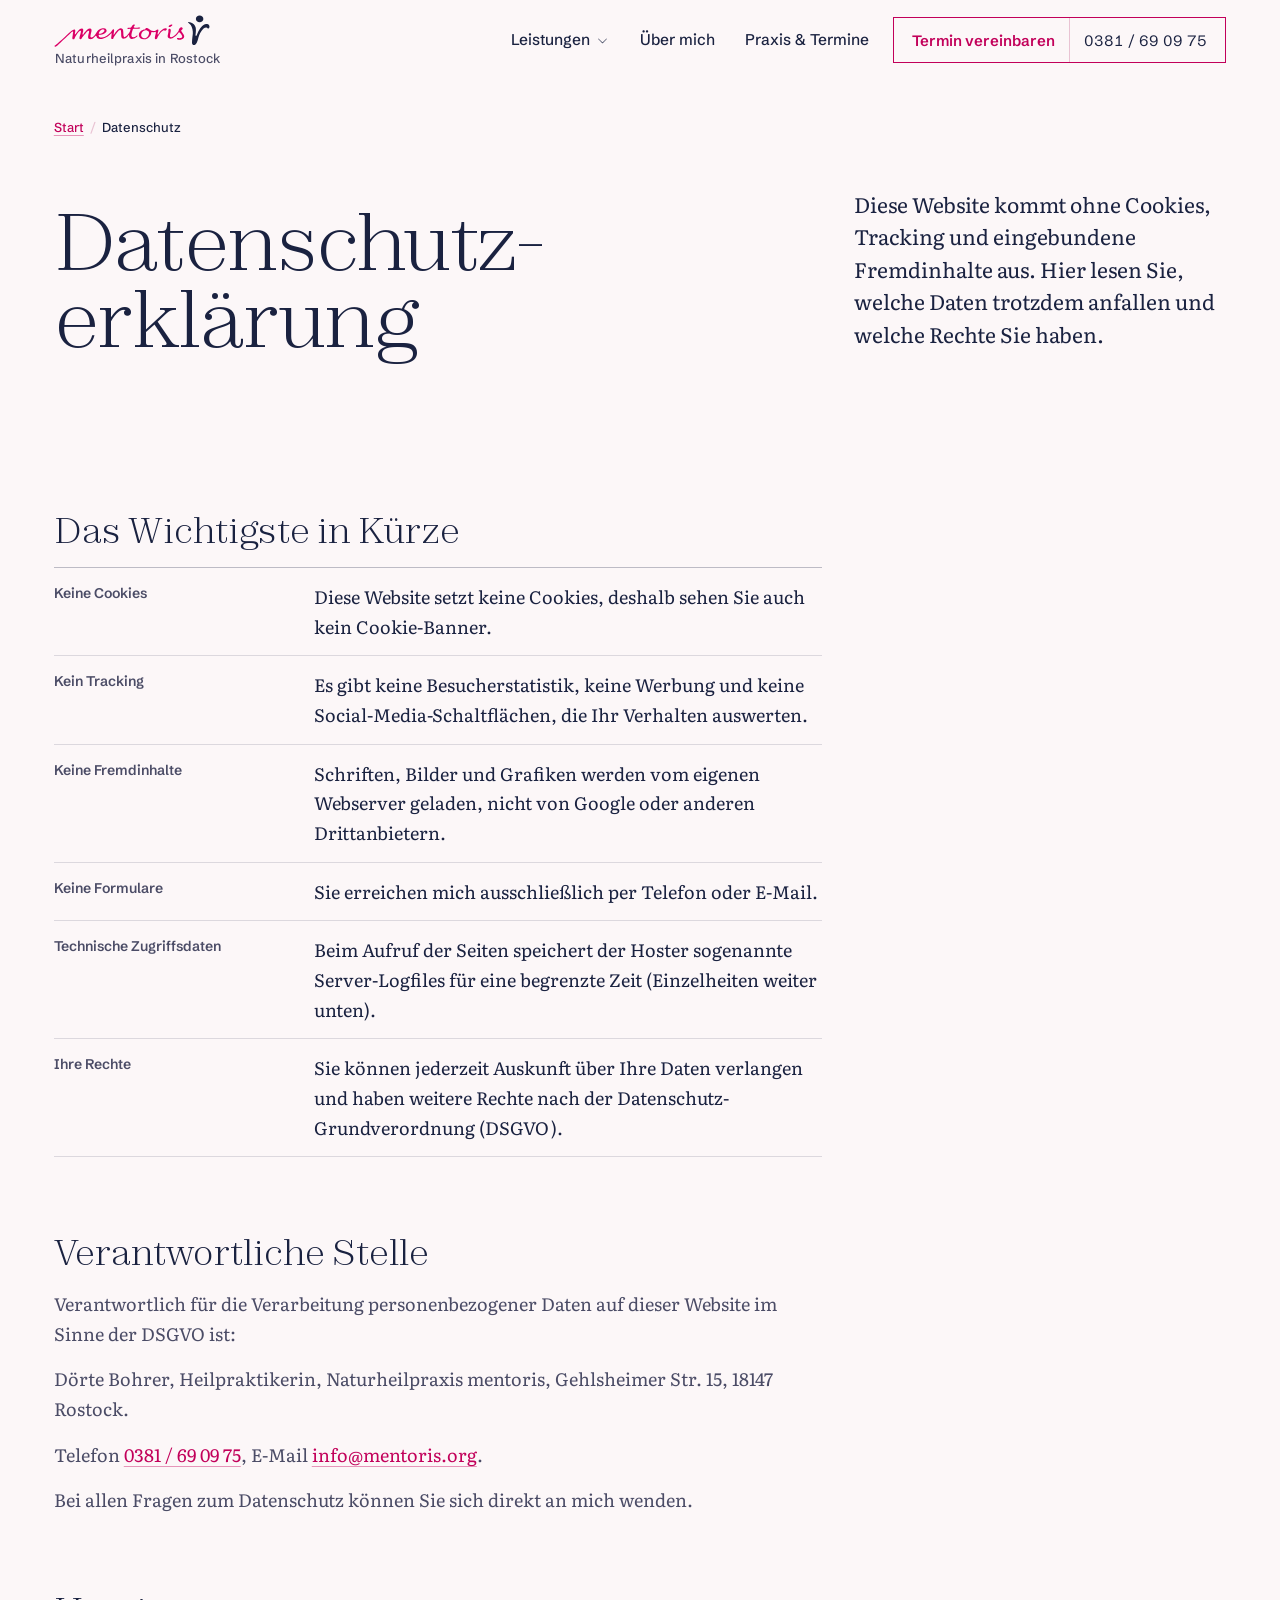
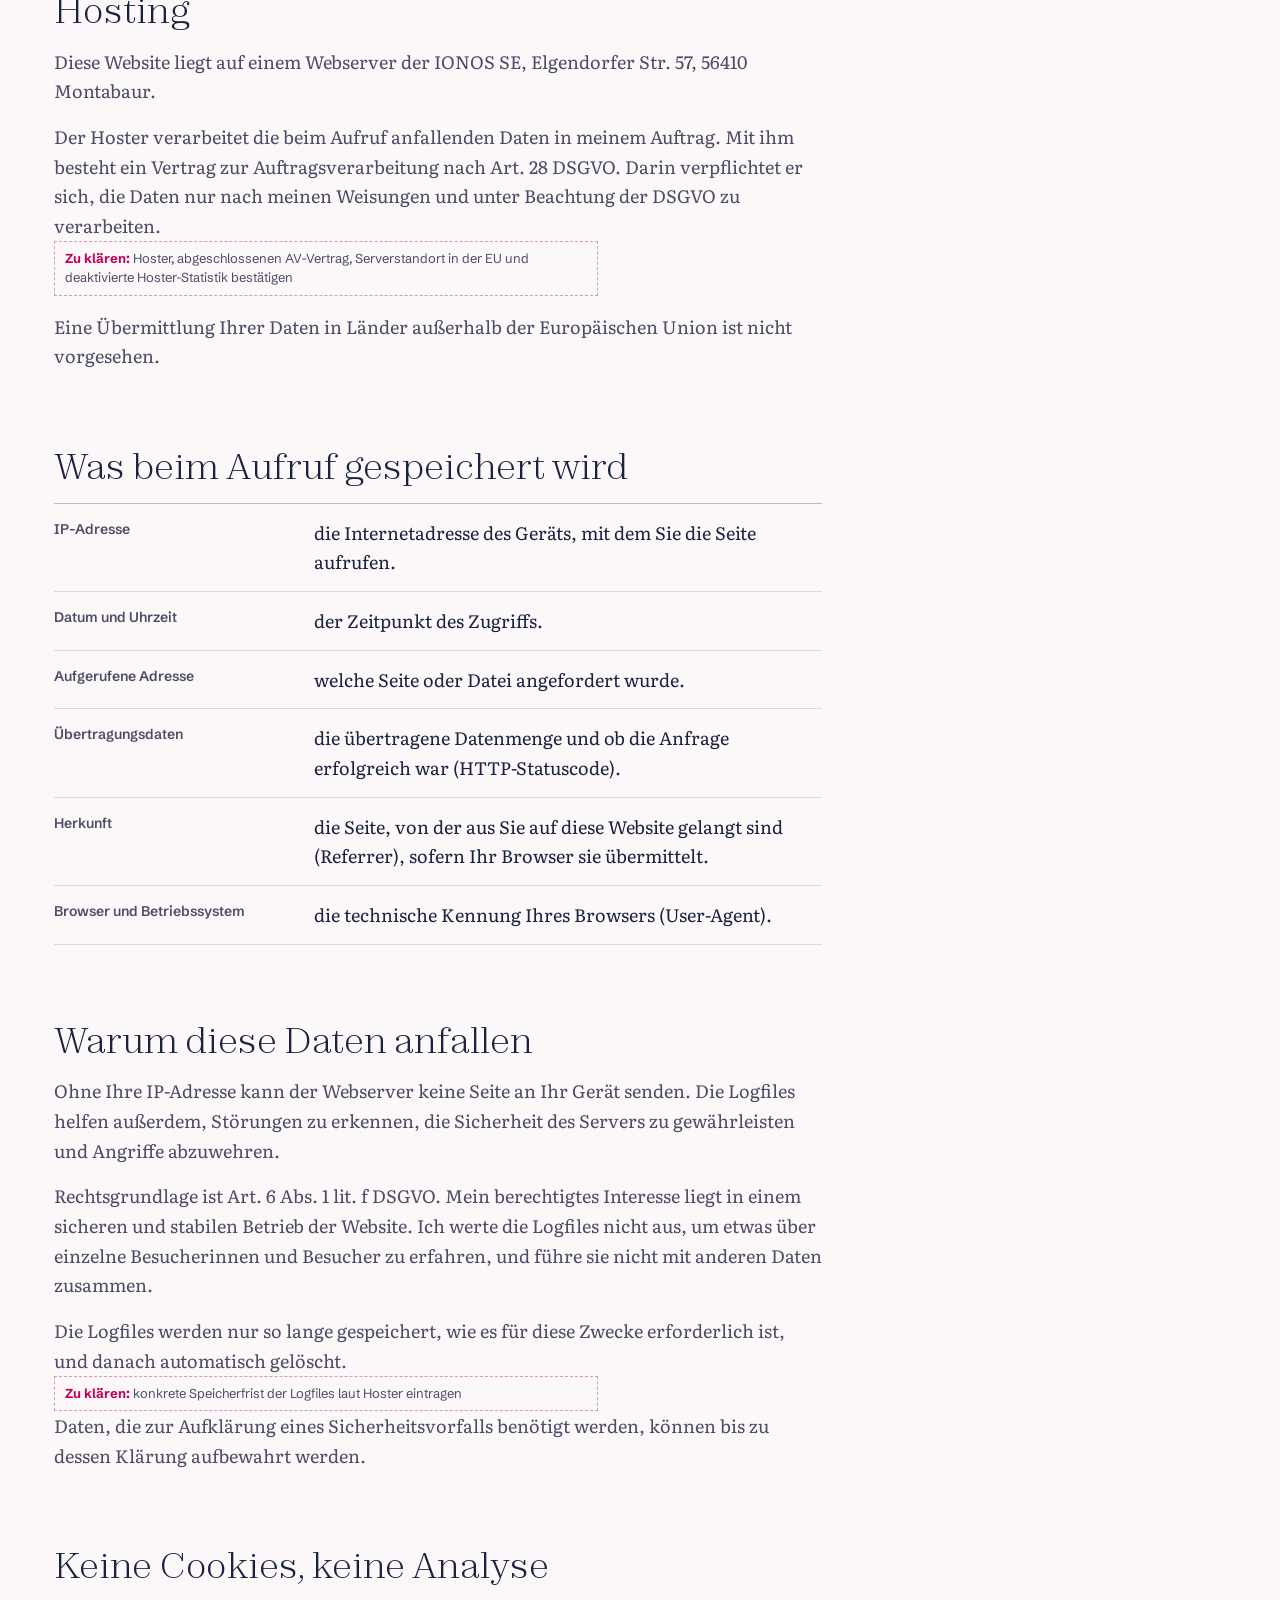
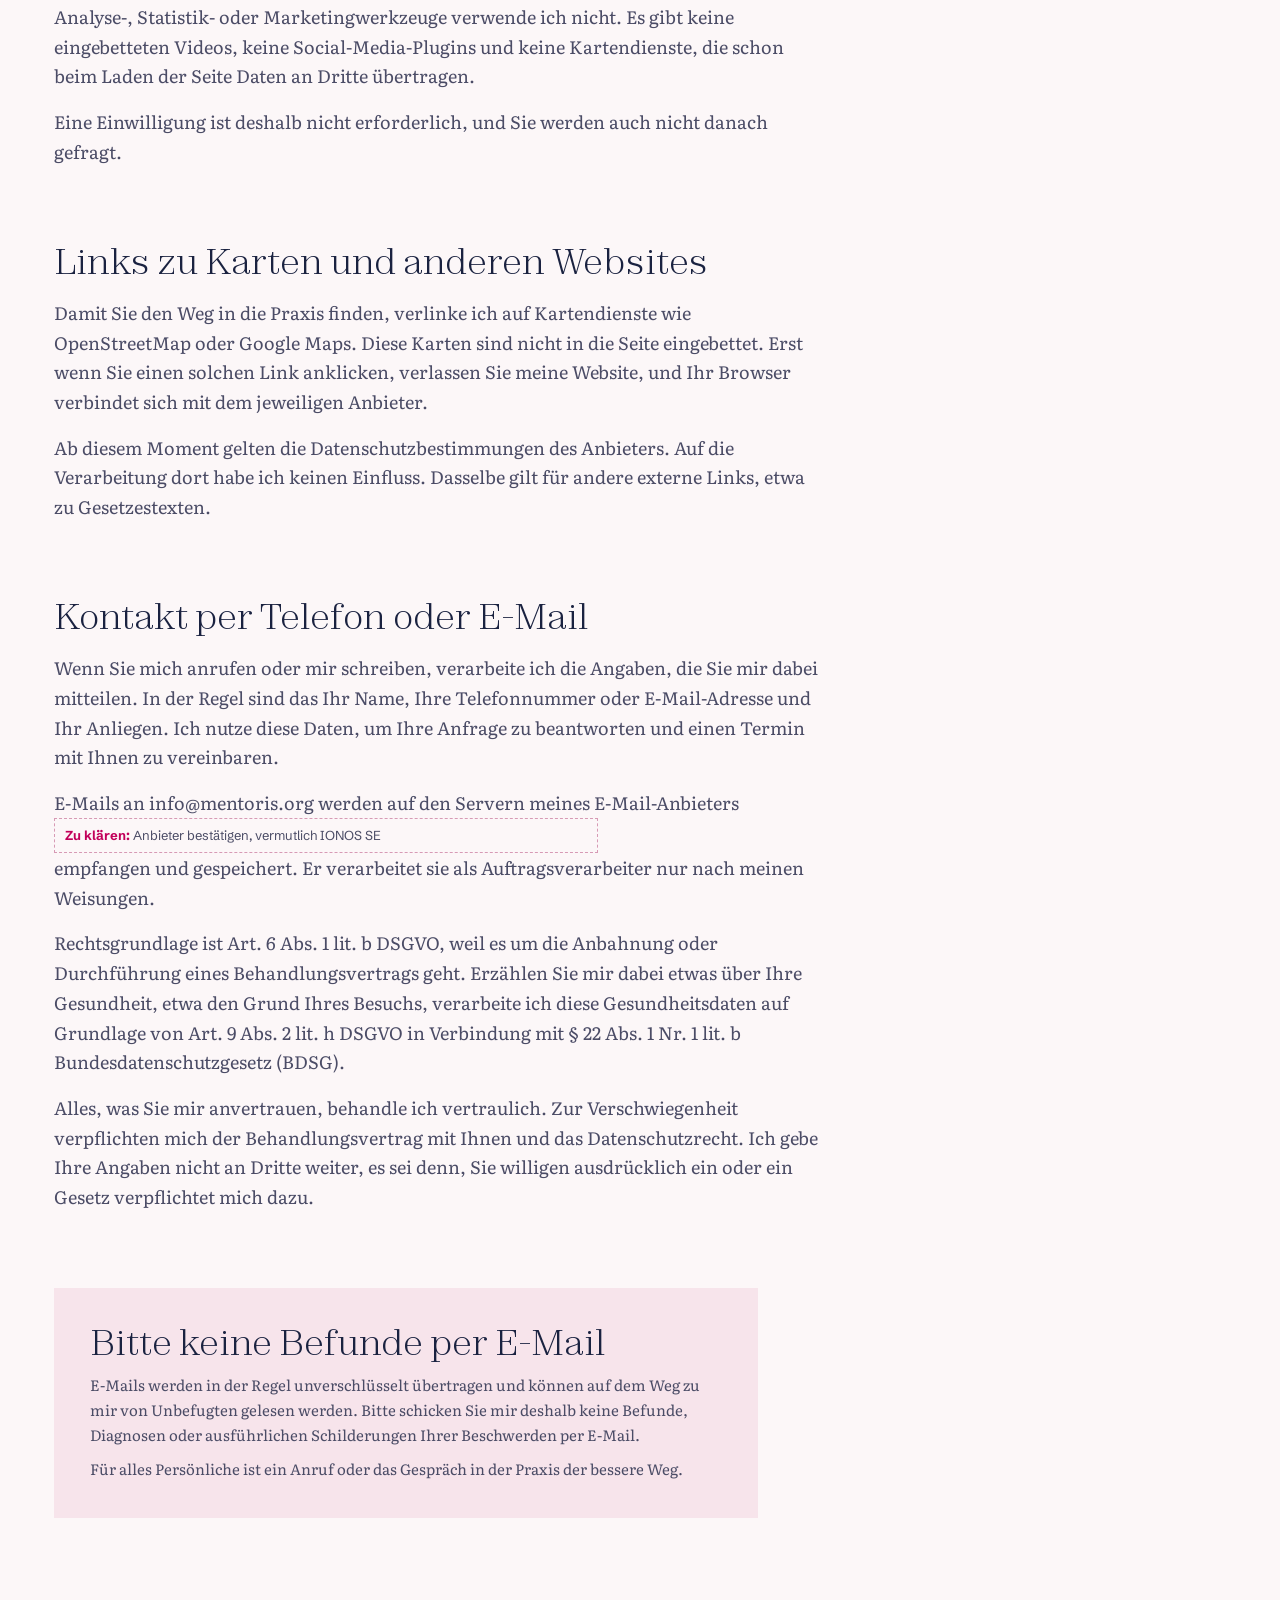
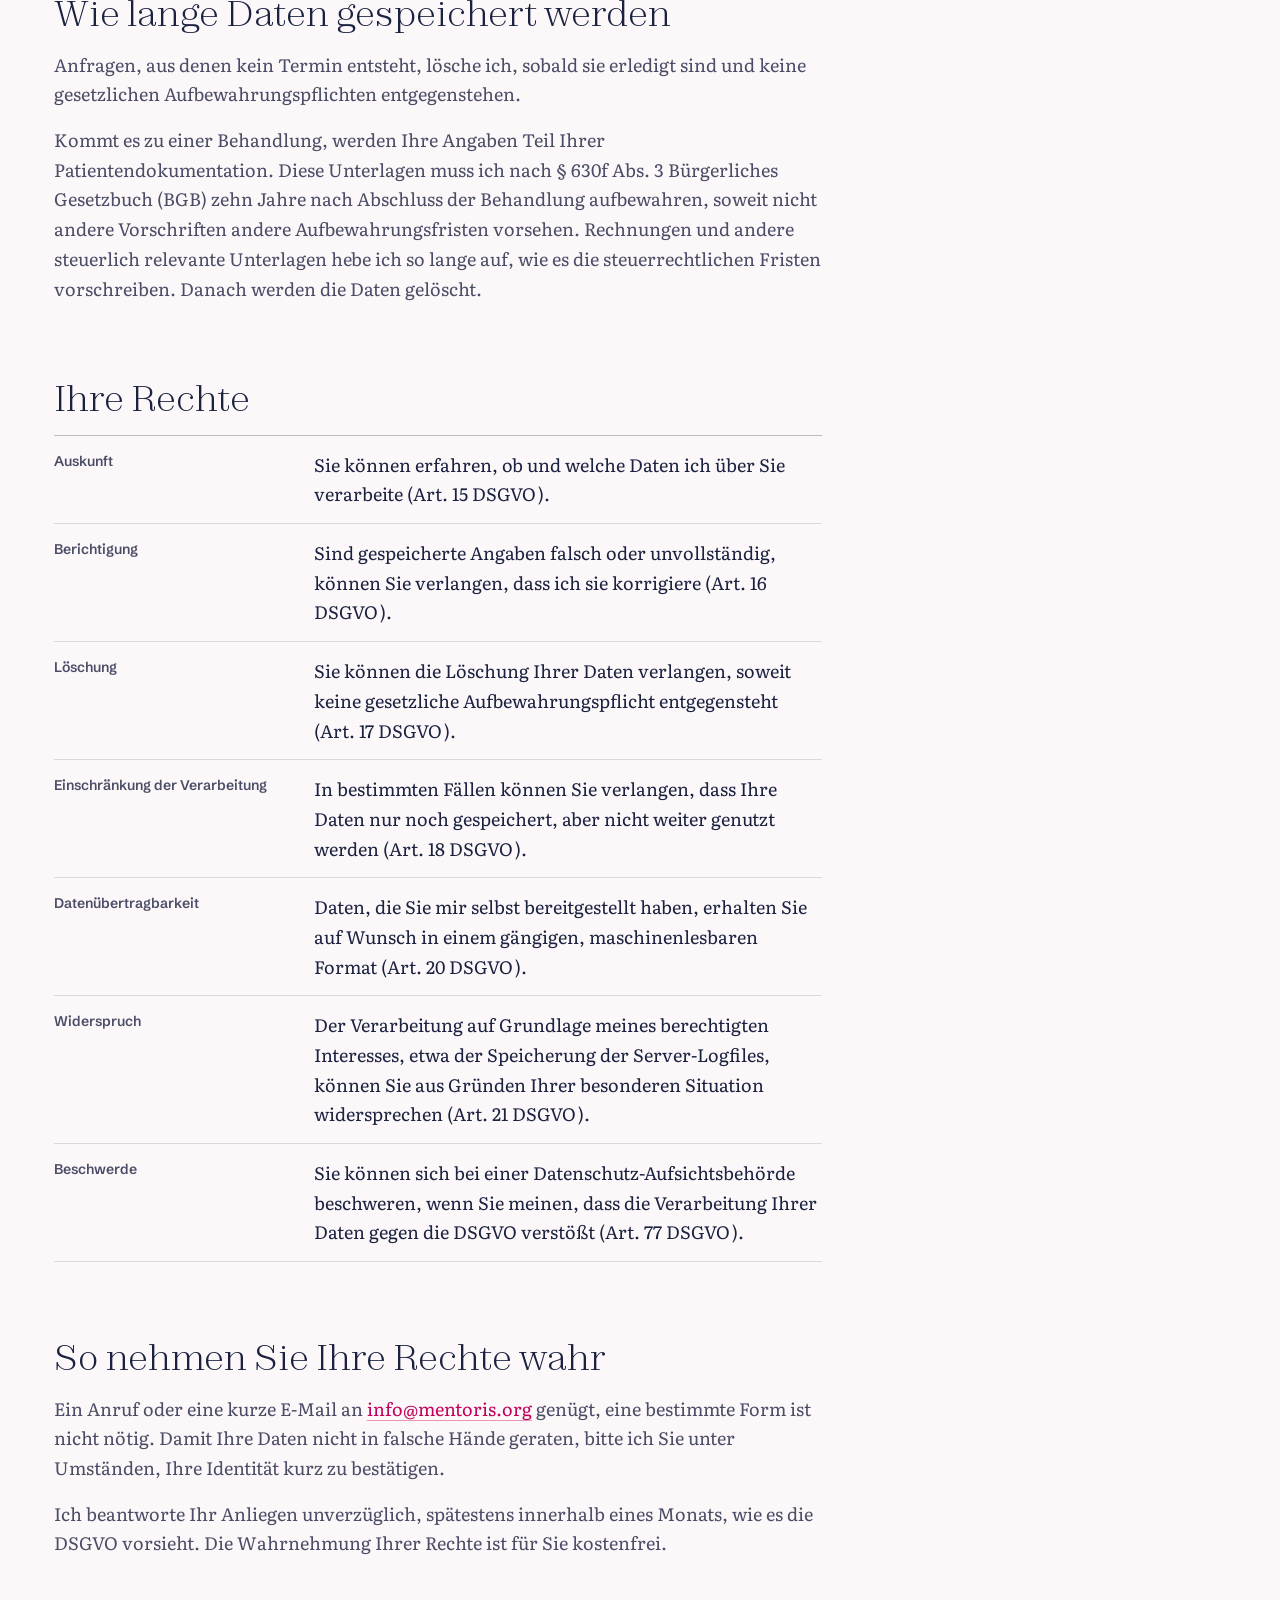
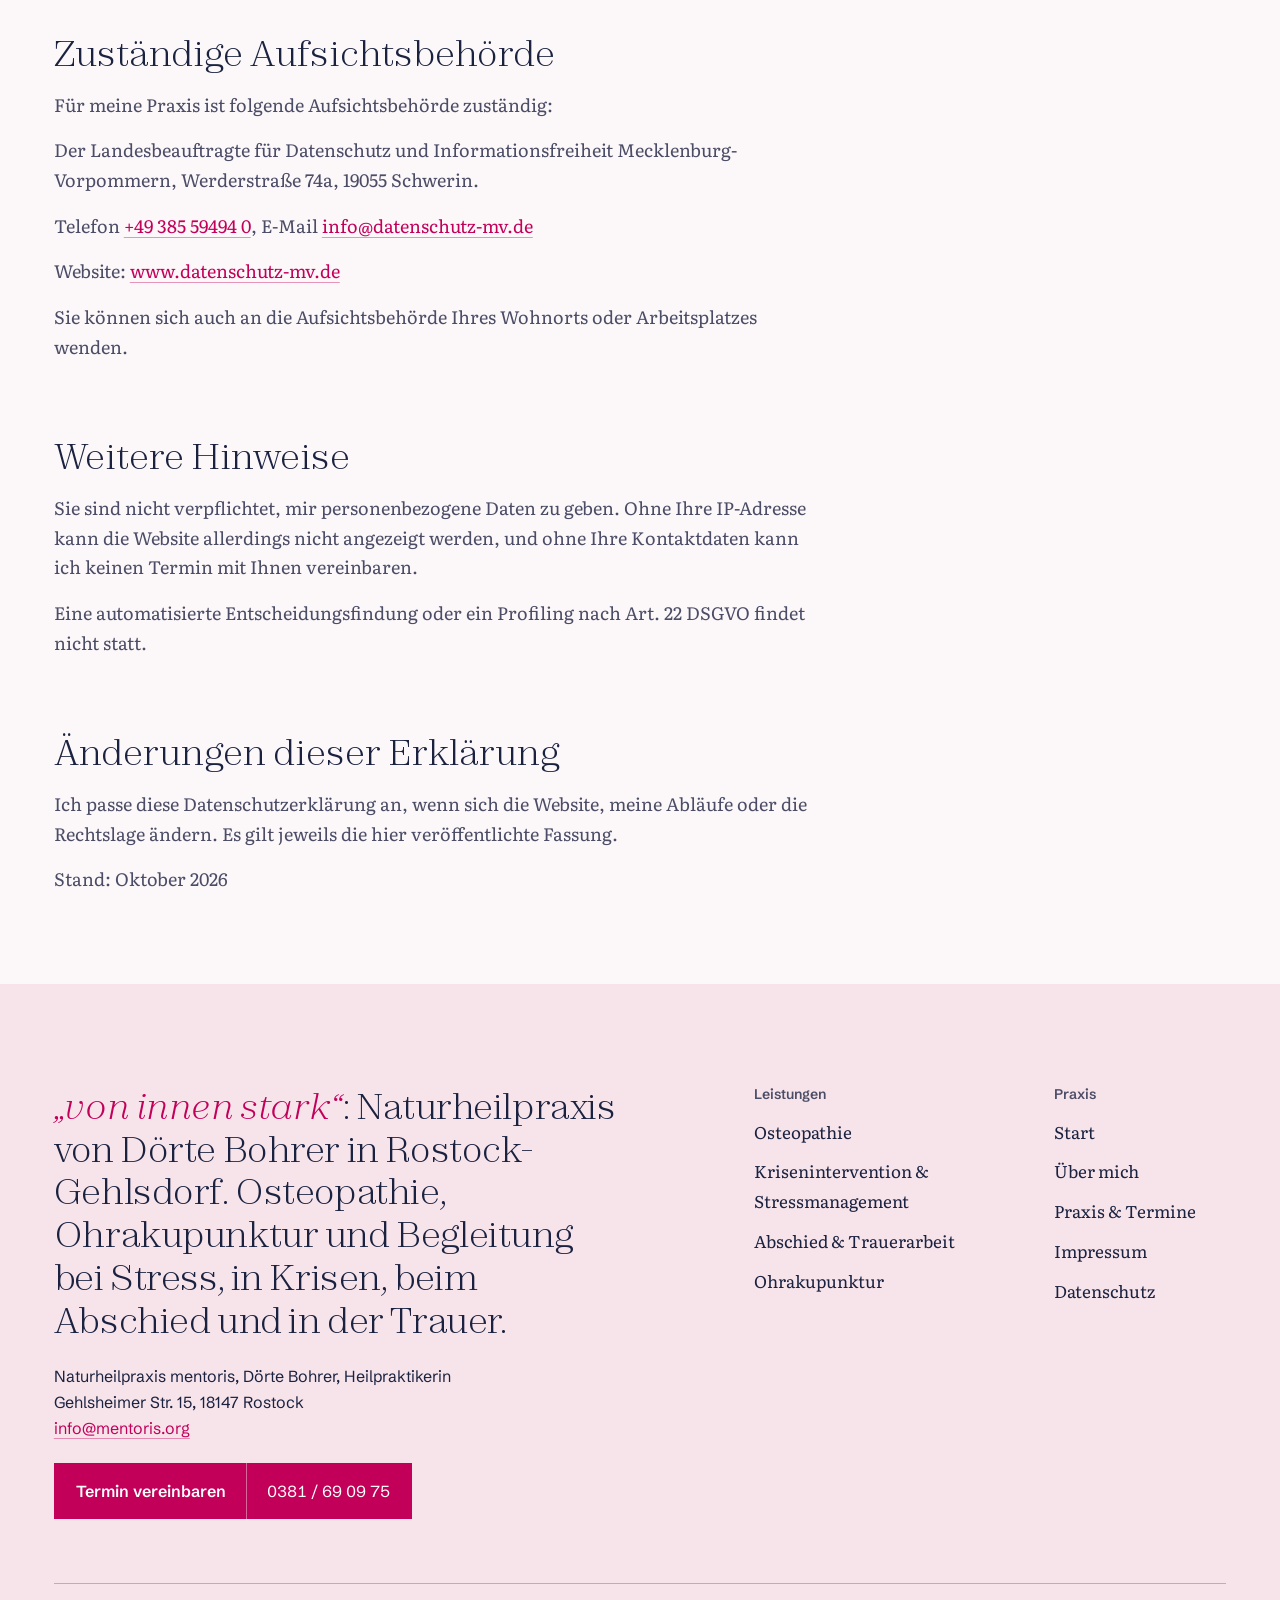
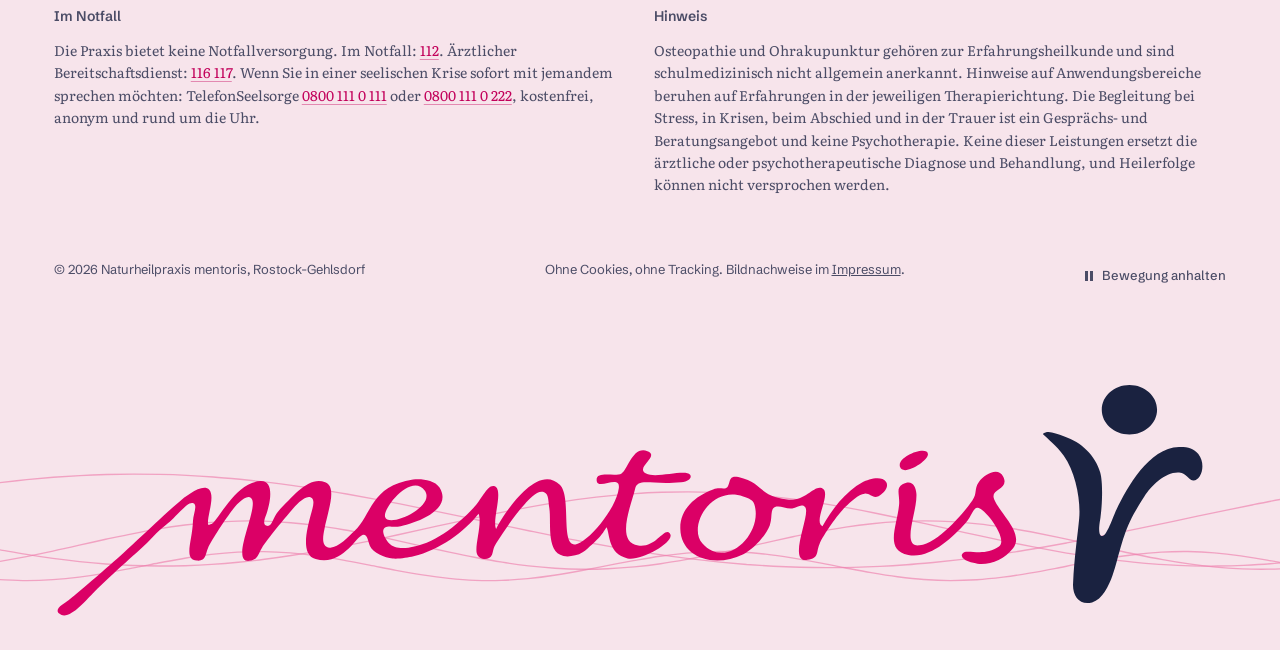
<file: datenschutz.html>
<!doctype html>
<html lang="de">
<head>
  <meta charset="utf-8">
  
  <meta name="viewport" content="width=device-width, initial-scale=1">
  <title>Datenschutzerklärung | mentoris Rostock</title>
  <meta name="description" content="Datenschutz bei der Naturheilpraxis mentoris in Rostock. Keine Cookies, kein Tracking. Welche Daten anfallen und welche Rechte Sie haben.">
  <meta name="robots" content="noindex, nofollow">
  <link rel="canonical" href="https://mentoris.org/datenschutz.html">
  <meta name="color-scheme" content="light">
  <meta name="theme-color" content="#FCF7F8">
  <meta property="og:type" content="website">
  <meta property="og:locale" content="de_DE">
  <meta property="og:site_name" content="mentoris Naturheilpraxis">
  <meta property="og:title" content="Datenschutzerklärung | mentoris Rostock">
  <meta property="og:description" content="Datenschutz bei der Naturheilpraxis mentoris in Rostock. Keine Cookies, kein Tracking. Welche Daten anfallen und welche Rechte Sie haben.">
  <meta property="og:url" content="https://mentoris.org/datenschutz.html">
  <meta property="og:image" content="https://mentoris.org/assets/img/hero-ostsee.jpg">
  <meta name="twitter:card" content="summary_large_image">
  <link rel="preload" href="assets/fonts/literata-var.woff2" as="font" type="font/woff2" crossorigin>
  <link rel="preload" href="assets/fonts/zodiak-var.woff2" as="font" type="font/woff2" crossorigin>
  <link rel="stylesheet" href="assets/css/site.css?v=8f4e2084">
  <link rel="icon" href="favicon.ico" sizes="32x32">
  <link rel="icon" href="favicon.svg" type="image/svg+xml">
  <link rel="apple-touch-icon" href="apple-touch-icon.png">
  <link rel="manifest" href="site.webmanifest">
  <script>var d=document.documentElement,off=false;d.classList.add('js');try{off=localStorage.getItem('mentoris-bewegung')==='aus'}catch(e){}if(off){d.classList.add('motion-off')}else{d.classList.add('motion');setTimeout(function(){if(!d.classList.contains('js-ready'))d.classList.remove('motion')},3000)}</script>
  <script src="assets/js/main.js?v=bd253430" defer></script>
</head>
<body class="page-datenschutz tpl-legal">
  <a class="skip" href="#inhalt">Zum Inhalt springen</a>
<header class="masthead" data-masthead>
  <div class="masthead__inner">
    <a class="brand" href="./" aria-label="mentoris Naturheilpraxis in Rostock, zur Startseite">
      <span class="wordmark"><svg aria-hidden="true" focusable="false" xmlns="http://www.w3.org/2000/svg" viewBox="0 0 170.8 35.3">
  <path fill="var(--rose, #DB0066)" fill-rule="evenodd" d="M22.85 21.33C23.1 21.32 23.32 21.24 23.47 21.14C24.46 20.46 26.98 15 30.61 14.84C32.9 14.75 31.92 18.56 31.43 19.91C31.3 20.26 30.84 21.3 31.54 21.47C32.35 21.67 32.51 20.08 33.2 19.37C35.63 16.88 37.84 14.09 40.21 15.03C42 15.73 40.66 19.1 40.09 21.98C39.91 22.88 39.53 24.62 40.9 24.71C42.13 24.78 43.62 23.09 44.54 22.25C47.12 19.89 46.9 15.54 53.23 14.6C54.27 14.45 56.4 14.58 57.16 15.8C59.17 19.06 53.87 21.01 51.4 21.53C50.27 21.77 49.65 21.41 49.15 21.67C48.31 22.12 49.21 23.55 49.63 24.02C50.36 24.84 51.57 24.83 52.55 24.71C56.28 24.27 59.62 21.55 62.21 18.81C63.4 17.55 64.34 15.18 65.35 15.62C66.7 16.19 64.91 20.61 65.55 21.94C66.31 20.32 71.55 11.86 75.03 15.43C76.76 17.21 75.07 24.51 77.31 24.23C79.03 24.01 83.33 19.08 83.74 15.89C84.02 13.72 80.5 16.36 80.45 14.7C80.4 13.26 83.24 14.28 84.15 13.71C85.09 13.11 85.81 9.57 87.99 10.4C89.92 11.13 86.05 12.86 87.79 13.73C89.3 14.49 93.64 13.02 94.31 13.9C94.6 14.28 94.22 14.9 92.98 15.02C88.45 15.48 86.58 14.26 86.15 16.02C85.54 18.59 83.23 23.87 86.62 24.38C89.26 24.77 90.47 21.59 91.29 22.56C92.35 23.79 87.02 26.75 85.04 26.3C82.17 25.63 82.44 22.83 81.93 21.69C81.36 22.54 81.1 23.14 79.12 24.83C78.59 25.29 78.13 25.64 77.28 25.85C72.58 27.02 73.82 21.3 73.44 18.88C73.26 17.72 73.38 16.8 72.67 16.49C71.72 16.08 70.51 17.46 69.78 18.27C68.32 19.87 66.86 22.05 65.56 24.06C65.06 24.84 65.15 25.3 64.94 25.76C64.49 26.76 63.01 26.52 62.7 25.61C62.32 24.5 63.53 21.06 62.95 19.68C60.87 22.32 57.16 25.09 53.31 25.98C52.53 26.16 51.1 26.41 50.2 26.32C49.03 26.2 47.31 25.44 46.84 24.45C46.58 23.89 46.48 22.59 45.73 22.84C44.69 23.2 42.71 27.49 38.78 26.39C36.42 25.73 37.6 21.68 38.05 19.92C38.29 18.95 38.82 17.63 38.09 17.26C37.24 16.82 35.79 18.5 35.29 19.09C34.2 20.39 31.68 23.35 30.82 24.75C30.25 25.67 30.22 26.55 28.95 26.67C25.95 26.95 30.53 18.6 29.24 17.37C28.5 16.66 26.89 18.55 26.45 19.12C25.56 20.25 23.37 23.54 22.82 24.81C22.45 25.67 22.54 26.75 21.18 26.63C19.13 26.45 20.52 23.73 20.6 20.75C20.62 19.74 21.33 18.43 20.67 18.12C19.81 17.71 18.25 20.08 16.62 21.3C15.28 22.3 14.15 23.73 12.83 24.92C9.53 27.91 7.87 29.35 5.67 31.59C4.66 32.61 2.13 35.69 0.77 34.49C-0.07 33.76 1.52 33.02 2.15 32.51C4.32 30.77 7.13 28.26 8.2 27.34C11.8 24.26 15.89 20.1 18.63 17.85C19.45 17.18 22.05 15.09 23.01 16.13C23.94 17.15 22.61 20.19 22.85 21.33ZM129.58 10.85C129.64 11.88 125.89 14.23 125.43 12.73C124.94 11.17 129.51 9.51 129.58 10.85ZM134.62 25.71C135 24.61 137.72 26.27 140.11 24.55C141.54 23.51 138.1 18.95 137 18.8C136.25 18.71 136.16 19.96 135.13 21.09C133.21 23.22 129.86 26.44 126.66 25.8C123.09 25.08 124.99 21.57 125.29 18.44C125.45 16.83 124.75 15.94 125.81 15.32C127.16 14.53 127.81 15.51 127.87 16.77C128 19.51 125.54 24.67 128.33 24.36C131.01 24.07 134.7 19.8 136.16 17.71C136.94 16.6 136.37 16.07 137.13 14.97C137.93 13.83 140.02 12.64 140.76 14.23C141.67 16.17 138.74 15.97 139.39 17.52C140.32 19.75 143.9 22.56 142.2 24.79C140.91 26.48 138.73 27.32 136.91 27.09C136.32 27.01 134.31 26.59 134.62 25.71ZM113.94 21.54C115.23 19.17 117.37 16.33 119.87 15.01C120.79 14.52 122.76 13.97 123.38 14.99C123.9 15.84 122.78 16.82 122.25 17.08C121.38 17.51 121.05 16.64 120.19 16.7C119.28 16.77 118.1 17.92 117.35 18.66C116.22 19.77 114.07 22.83 113.49 24.19C112.96 25.41 113.52 26.19 111.7 26.52C108.8 27.03 111.88 20.41 111.48 18.94C111.39 18.64 111.18 18.51 110.98 18.47C110.49 18.39 110.09 18.83 109.44 18.91C108.71 18.99 107.95 18.62 107.36 18.61C106 18.58 106.63 20.1 106.12 21.42C105.54 22.93 103.7 24.94 102.21 25.67C97.84 27.8 92.95 26.15 92.86 21.9C92.8 19.07 95 17.07 97.72 16.08C98.7 15.73 99.14 16.09 99.6 15.89C100.44 15.53 99.74 13.84 101.46 14.25C105.31 15.16 104.25 16.96 108.72 17.58C111.3 17.95 112.64 15.43 113.82 15.87C115.33 16.43 112.94 20.18 113.65 21.27C113.73 21.39 113.84 21.48 113.94 21.54ZM49.09 20.17C49.58 21.87 56.7 18.66 54.96 16.25C53.04 13.58 48.7 18.82 49.09 20.17ZM103.83 18.28C103.62 17.64 103.15 17.46 102.18 17.12C97.45 15.43 93.89 21.58 96.15 24.11C99.71 28.1 105.21 22.48 103.83 18.28Z"/>
  <path fill="var(--ink, #002762)" fill-rule="evenodd" d="M146.6 7.84C147.43 7.25 148.42 7.78 149.81 8.23C152.3 9.05 154.4 11.04 155.12 13.56C155.58 15.16 155.38 18.84 155.15 20.3C155.07 20.79 154.65 22.96 155.41 22.99C156.12 23.01 156.97 20.2 157.55 19.03C159.12 15.8 162.31 9.91 166.8 9.78C168.07 9.75 168.98 9.95 169.67 10.84C170.92 12.45 170.01 14.85 168.88 14.75C168.13 14.69 167.98 13.66 166.83 13.58C164.83 13.43 162.71 15.51 161.66 17.13C159.11 21.05 158.74 22.58 157.59 26.7C157.41 27.37 157.2 28.11 156.95 28.81C156.38 30.4 155.45 32.41 153.91 32.83C152.09 33.33 151.01 31.88 151.09 30.09C151.26 26.15 151.8 22.64 152 20.39C152.25 17.65 151.45 13.53 149.72 11.08C148.61 9.51 147.28 8.52 146.6 7.84ZM163.55 4.27C163.55 6.3 161.72 7.94 159.45 7.94C157.19 7.94 155.35 6.3 155.35 4.27C155.35 2.24 157.19 0.6 159.45 0.6C161.72 0.6 163.55 2.24 163.55 4.27Z"/>
</svg>
</span>
      <span class="brand__sub">Naturheilpraxis in Rostock</span>
    </a>

    <nav class="nav" aria-label="Hauptnavigation">
      <ul class="nav__list">
        <li class="nav__item nav__item--sub" data-sub data-section="leistungen">
          <button class="nav__link nav__toggle" type="button" aria-expanded="false" aria-controls="sub-leistungen">
            Leistungen <svg class="icon nav__caret" viewBox="0 0 256 256" fill="currentColor" aria-hidden="true" focusable="false"><path d="M212.24,100.24l-80,80a6,6,0,0,1-8.48,0l-80-80a6,6,0,0,1,8.48-8.48L128,167.51l75.76-75.75a6,6,0,0,1,8.48,8.48Z"/></svg>
          </button>
          <div class="sub" id="sub-leistungen">
            <ul>
              <li><a href="osteopathie.html" data-nav>Osteopathie</a></li>
              <li><a href="krisenintervention-stressmanagement.html" data-nav>Krisenintervention&nbsp;&amp; Stressmanagement</a></li>
              <li><a href="abschied-trauerarbeit.html" data-nav>Abschied&nbsp;&amp; Trauerarbeit</a></li>
              <li><a href="ohrakupunktur.html" data-nav>Ohrakupunktur</a></li>
            </ul>
          </div>
        </li>
        <li class="nav__item"><a class="nav__link" href="ueber-mich.html" data-nav>Über mich</a></li>
        <li class="nav__item"><a class="nav__link" href="praxis.html" data-nav>Praxis &amp; Termine</a></li>
      </ul>
    </nav>

    <a class="call" href="tel:+49381690975">
      <span class="call__label">Termin vereinbaren</span>
      <span class="call__num">0381 / 69 09 75</span>
    </a>

    <button class="menu-btn" type="button" aria-expanded="false" aria-controls="menu" data-menu-btn>
      <span class="menu-btn__open">Menü</span><span class="menu-btn__close">Schließen</span>
    </button>
  </div>

  <div class="progress" aria-hidden="true"></div>

  <nav class="menu" id="menu" aria-label="Menü" data-menu>
    <div class="menu__inner">
      <ul class="menu__list">
        <li><a href="osteopathie.html" data-nav>Osteopathie</a></li>
        <li><a href="krisenintervention-stressmanagement.html" data-nav>Krisenintervention&nbsp;&amp; Stressmanagement</a></li>
        <li><a href="abschied-trauerarbeit.html" data-nav>Abschied&nbsp;&amp; Trauerarbeit</a></li>
        <li><a href="ohrakupunktur.html" data-nav>Ohrakupunktur</a></li>
        <li class="menu__minor"><a href="ueber-mich.html" data-nav>Über mich</a></li>
        <li class="menu__minor"><a href="praxis.html" data-nav>Praxis &amp; Termine</a></li>
      </ul>
      <a class="btn btn--wide" href="tel:+49381690975">
        <span class="btn__label">Termin vereinbaren</span>
        <span class="btn__num">0381 / 69 09 75</span>
      </a>
    </div>
  </nav>
</header>

  <main id="inhalt" tabindex="-1">
<nav class="wrap crumbs" aria-label="Brotkrumen">
  <ol>
    <li><a href="./">Start</a></li>
    <li><span aria-current="page">Datenschutz</span></li>
  </ol>
</nav>
<section class="page-head page-head--plain">
  <div class="wrap page-head__type">
    <h1 class="page-head__title">Datenschutz­erklärung</h1>
    <div class="page-head__aside" data-reveal style="--d:200ms">
      <p class="page-head__lead">Diese Website kommt ohne Cookies, Tracking und eingebundene Fremdinhalte aus. Hier lesen Sie, welche Daten trotzdem anfallen und welche Rechte Sie haben.</p>
      
    </div>
  </div>
</section>
<div class="wrap article-wrap">
  <div class="legal">
<section id="das-wichtigste-in-kuerze" aria-labelledby="das-wichtigste-in-kuerze-h"><h2 id="das-wichtigste-in-kuerze-h">Das Wichtigste in Kürze</h2><dl class="facts facts--wide"><div class="facts__row"><dt>Keine Cookies</dt><dd>Diese Website setzt keine Cookies, deshalb sehen Sie auch kein Cookie-Banner.</dd></div><div class="facts__row"><dt>Kein Tracking</dt><dd>Es gibt keine Besucherstatistik, keine Werbung und keine Social-Media-Schaltflächen, die Ihr Verhalten auswerten.</dd></div><div class="facts__row"><dt>Keine Fremdinhalte</dt><dd>Schriften, Bilder und Grafiken werden vom eigenen Webserver geladen, nicht von Google oder anderen Drittanbietern.</dd></div><div class="facts__row"><dt>Keine Formulare</dt><dd>Sie erreichen mich ausschließlich per Telefon oder E-Mail.</dd></div><div class="facts__row"><dt>Technische Zugriffsdaten</dt><dd>Beim Aufruf der Seiten speichert der Hoster sogenannte Server-Logfiles für eine begrenzte Zeit (Einzelheiten weiter unten).</dd></div><div class="facts__row"><dt>Ihre Rechte</dt><dd>Sie können jederzeit Auskunft über Ihre Daten verlangen und haben weitere Rechte nach der Datenschutz-Grundverordnung (DSGVO).</dd></div></dl></section>
<section id="verantwortliche-stelle" aria-labelledby="verantwortliche-stelle-h"><h2 id="verantwortliche-stelle-h">Verantwortliche Stelle</h2><p>Verantwortlich für die Verarbeitung personenbezogener Daten auf dieser Website im Sinne der DSGVO ist:</p>
<p>Dörte Bohrer, Heilpraktikerin, Naturheilpraxis mentoris, Gehlsheimer Str. 15, 18147 Rostock.</p>
<p>Telefon <a href="tel:+49381690975">0381 / 69 09 75</a>, E-Mail <a href="mailto:info@mentoris.org">info@mentoris.org</a>.</p>
<p>Bei allen Fragen zum Datenschutz können Sie sich direkt an mich wenden.</p></section>
<section id="hosting" aria-labelledby="hosting-h"><h2 id="hosting-h">Hosting</h2><p>Diese Website liegt auf einem Webserver der IONOS SE, Elgendorfer Str. 57, 56410 Montabaur.</p>
<p>Der Hoster verarbeitet die beim Aufruf anfallenden Daten in meinem Auftrag. Mit ihm besteht ein Vertrag zur Auftragsverarbeitung nach Art. 28 DSGVO. Darin verpflichtet er sich, die Daten nur nach meinen Weisungen und unter Beachtung der DSGVO zu verarbeiten. <span class="todo"><span class="visually-hidden">Platzhalter: </span>Hoster, abgeschlossenen AV-Vertrag, Serverstandort in der EU und deaktivierte Hoster-Statistik bestätigen</span></p>
<p>Eine Übermittlung Ihrer Daten in Länder außerhalb der Europäischen Union ist nicht vorgesehen.</p></section>
<section id="was-beim-aufruf-gespeichert-wird" aria-labelledby="was-beim-aufruf-gespeichert-wird-h"><h2 id="was-beim-aufruf-gespeichert-wird-h">Was beim Aufruf gespeichert wird</h2><dl class="facts facts--wide"><div class="facts__row"><dt>IP-Adresse</dt><dd>die Internetadresse des Geräts, mit dem Sie die Seite aufrufen.</dd></div><div class="facts__row"><dt>Datum und Uhrzeit</dt><dd>der Zeitpunkt des Zugriffs.</dd></div><div class="facts__row"><dt>Aufgerufene Adresse</dt><dd>welche Seite oder Datei angefordert wurde.</dd></div><div class="facts__row"><dt>Übertragungsdaten</dt><dd>die übertragene Datenmenge und ob die Anfrage erfolgreich war (HTTP-Statuscode).</dd></div><div class="facts__row"><dt>Herkunft</dt><dd>die Seite, von der aus Sie auf diese Website gelangt sind (Referrer), sofern Ihr Browser sie übermittelt.</dd></div><div class="facts__row"><dt>Browser und Betriebssystem</dt><dd>die technische Kennung Ihres Browsers (User-Agent).</dd></div></dl></section>
<section id="warum-diese-daten-anfallen" aria-labelledby="warum-diese-daten-anfallen-h"><h2 id="warum-diese-daten-anfallen-h">Warum diese Daten anfallen</h2><p>Ohne Ihre IP-Adresse kann der Webserver keine Seite an Ihr Gerät senden. Die Logfiles helfen außerdem, Störungen zu erkennen, die Sicherheit des Servers zu gewährleisten und Angriffe abzuwehren.</p>
<p>Rechtsgrundlage ist Art. 6 Abs. 1 lit. f DSGVO. Mein berechtigtes Interesse liegt in einem sicheren und stabilen Betrieb der Website. Ich werte die Logfiles nicht aus, um etwas über einzelne Besucherinnen und Besucher zu erfahren, und führe sie nicht mit anderen Daten zusammen.</p>
<p>Die Logfiles werden nur so lange gespeichert, wie es für diese Zwecke erforderlich ist, und danach automatisch gelöscht. <span class="todo"><span class="visually-hidden">Platzhalter: </span>konkrete Speicherfrist der Logfiles laut Hoster eintragen</span> Daten, die zur Aufklärung eines Sicherheitsvorfalls benötigt werden, können bis zu dessen Klärung aufbewahrt werden.</p></section>
<section id="keine-cookies-keine-analyse" aria-labelledby="keine-cookies-keine-analyse-h"><h2 id="keine-cookies-keine-analyse-h">Keine Cookies, keine Analyse</h2><p>Analyse-, Statistik- oder Marketingwerkzeuge verwende ich nicht. Es gibt keine eingebetteten Videos, keine Social-Media-Plugins und keine Kartendienste, die schon beim Laden der Seite Daten an Dritte übertragen.</p>
<p>Eine Einwilligung ist deshalb nicht erforderlich, und Sie werden auch nicht danach gefragt.</p></section>
<section id="links-zu-karten-und-anderen-websites" aria-labelledby="links-zu-karten-und-anderen-websites-h"><h2 id="links-zu-karten-und-anderen-websites-h">Links zu Karten und anderen Websites</h2><p>Damit Sie den Weg in die Praxis finden, verlinke ich auf Kartendienste wie OpenStreetMap oder Google Maps. Diese Karten sind nicht in die Seite eingebettet. Erst wenn Sie einen solchen Link anklicken, verlassen Sie meine Website, und Ihr Browser verbindet sich mit dem jeweiligen Anbieter.</p>
<p>Ab diesem Moment gelten die Datenschutzbestimmungen des Anbieters. Auf die Verarbeitung dort habe ich keinen Einfluss. Dasselbe gilt für andere externe Links, etwa zu Gesetzestexten.</p></section>
<section id="kontakt-per-telefon-oder-e-mail" aria-labelledby="kontakt-per-telefon-oder-e-mail-h"><h2 id="kontakt-per-telefon-oder-e-mail-h">Kontakt per Telefon oder E-Mail</h2><p>Wenn Sie mich anrufen oder mir schreiben, verarbeite ich die Angaben, die Sie mir dabei mitteilen. In der Regel sind das Ihr Name, Ihre Telefonnummer oder E-Mail-Adresse und Ihr Anliegen. Ich nutze diese Daten, um Ihre Anfrage zu beantworten und einen Termin mit Ihnen zu vereinbaren.</p>
<p>E-Mails an info@mentoris.org werden auf den Servern meines E-Mail-Anbieters <span class="todo"><span class="visually-hidden">Platzhalter: </span>Anbieter bestätigen, vermutlich IONOS SE</span> empfangen und gespeichert. Er verarbeitet sie als Auftragsverarbeiter nur nach meinen Weisungen.</p>
<p>Rechtsgrundlage ist Art. 6 Abs. 1 lit. b DSGVO, weil es um die Anbahnung oder Durchführung eines Behandlungsvertrags geht. Erzählen Sie mir dabei etwas über Ihre Gesundheit, etwa den Grund Ihres Besuchs, verarbeite ich diese Gesundheitsdaten auf Grundlage von Art. 9 Abs. 2 lit. h DSGVO in Verbindung mit § 22 Abs. 1 Nr. 1 lit. b Bundesdatenschutzgesetz (BDSG).</p>
<p>Alles, was Sie mir anvertrauen, behandle ich vertraulich. Zur Verschwiegenheit verpflichten mich der Behandlungsvertrag mit Ihnen und das Datenschutzrecht. Ich gebe Ihre Angaben nicht an Dritte weiter, es sei denn, Sie willigen ausdrücklich ein oder ein Gesetz verpflichtet mich dazu.</p></section>
<aside class="hint" aria-labelledby="bitte-keine-befunde-per-e-mail">
  <h2 class="hint__title" id="bitte-keine-befunde-per-e-mail">Bitte keine Befunde per E-Mail</h2>
  <p>E-Mails werden in der Regel unverschlüsselt übertragen und können auf dem Weg zu mir von Unbefugten gelesen werden. Bitte schicken Sie mir deshalb keine Befunde, Diagnosen oder ausführlichen Schilderungen Ihrer Beschwerden per E-Mail.</p>
<p>Für alles Persönliche ist ein Anruf oder das Gespräch in der Praxis der bessere Weg.</p>
</aside>
<section id="wie-lange-daten-gespeichert-werden" aria-labelledby="wie-lange-daten-gespeichert-werden-h"><h2 id="wie-lange-daten-gespeichert-werden-h">Wie lange Daten gespeichert werden</h2><p>Anfragen, aus denen kein Termin entsteht, lösche ich, sobald sie erledigt sind und keine gesetzlichen Aufbewahrungspflichten entgegenstehen.</p>
<p>Kommt es zu einer Behandlung, werden Ihre Angaben Teil Ihrer Patientendokumentation. Diese Unterlagen muss ich nach § 630f Abs. 3 Bürgerliches Gesetzbuch (BGB) zehn Jahre nach Abschluss der Behandlung aufbewahren, soweit nicht andere Vorschriften andere Aufbewahrungsfristen vorsehen. Rechnungen und andere steuerlich relevante Unterlagen hebe ich so lange auf, wie es die steuerrechtlichen Fristen vorschreiben. Danach werden die Daten gelöscht.</p></section>
<section id="ihre-rechte" aria-labelledby="ihre-rechte-h"><h2 id="ihre-rechte-h">Ihre Rechte</h2><dl class="facts facts--wide"><div class="facts__row"><dt>Auskunft</dt><dd>Sie können erfahren, ob und welche Daten ich über Sie verarbeite (Art. 15 DSGVO).</dd></div><div class="facts__row"><dt>Berichtigung</dt><dd>Sind gespeicherte Angaben falsch oder unvollständig, können Sie verlangen, dass ich sie korrigiere (Art. 16 DSGVO).</dd></div><div class="facts__row"><dt>Löschung</dt><dd>Sie können die Löschung Ihrer Daten verlangen, soweit keine gesetzliche Aufbewahrungspflicht entgegensteht (Art. 17 DSGVO).</dd></div><div class="facts__row"><dt>Einschränkung der Verarbeitung</dt><dd>In bestimmten Fällen können Sie verlangen, dass Ihre Daten nur noch gespeichert, aber nicht weiter genutzt werden (Art. 18 DSGVO).</dd></div><div class="facts__row"><dt>Datenübertragbarkeit</dt><dd>Daten, die Sie mir selbst bereitgestellt haben, erhalten Sie auf Wunsch in einem gängigen, maschinenlesbaren Format (Art. 20 DSGVO).</dd></div><div class="facts__row"><dt>Widerspruch</dt><dd>Der Verarbeitung auf Grundlage meines berechtigten Interesses, etwa der Speicherung der Server-Logfiles, können Sie aus Gründen Ihrer besonderen Situation widersprechen (Art. 21 DSGVO).</dd></div><div class="facts__row"><dt>Beschwerde</dt><dd>Sie können sich bei einer Datenschutz-Aufsichtsbehörde beschweren, wenn Sie meinen, dass die Verarbeitung Ihrer Daten gegen die DSGVO verstößt (Art. 77 DSGVO).</dd></div></dl></section>
<section id="so-nehmen-sie-ihre-rechte-wahr" aria-labelledby="so-nehmen-sie-ihre-rechte-wahr-h"><h2 id="so-nehmen-sie-ihre-rechte-wahr-h">So nehmen Sie Ihre Rechte wahr</h2><p>Ein Anruf oder eine kurze E-Mail an <a href="mailto:info@mentoris.org">info@mentoris.org</a> genügt, eine bestimmte Form ist nicht nötig. Damit Ihre Daten nicht in falsche Hände geraten, bitte ich Sie unter Umständen, Ihre Identität kurz zu bestätigen.</p>
<p>Ich beantworte Ihr Anliegen unverzüglich, spätestens innerhalb eines Monats, wie es die DSGVO vorsieht. Die Wahrnehmung Ihrer Rechte ist für Sie kostenfrei.</p></section>
<section id="zustaendige-aufsichtsbehoerde" aria-labelledby="zustaendige-aufsichtsbehoerde-h"><h2 id="zustaendige-aufsichtsbehoerde-h">Zuständige Aufsichtsbehörde</h2><p>Für meine Praxis ist folgende Aufsichtsbehörde zuständig:</p>
<p>Der Landesbeauftragte für Datenschutz und Informationsfreiheit Mecklenburg-Vorpommern, Werderstraße 74a, 19055 Schwerin.</p>
<p>Telefon <a href="tel:+49385594940">+49 385 59494 0</a>, E-Mail <a href="mailto:info@datenschutz-mv.de">info@datenschutz-mv.de</a></p>
<p>Website: <a href="https://www.datenschutz-mv.de/" rel="noopener">www.datenschutz-mv.de</a></p>
<p>Sie können sich auch an die Aufsichtsbehörde Ihres Wohnorts oder Arbeitsplatzes wenden.</p></section>
<section id="weitere-hinweise" aria-labelledby="weitere-hinweise-h"><h2 id="weitere-hinweise-h">Weitere Hinweise</h2><p>Sie sind nicht verpflichtet, mir personenbezogene Daten zu geben. Ohne Ihre IP-Adresse kann die Website allerdings nicht angezeigt werden, und ohne Ihre Kontaktdaten kann ich keinen Termin mit Ihnen vereinbaren.</p>
<p>Eine automatisierte Entscheidungsfindung oder ein Profiling nach Art. 22 DSGVO findet nicht statt.</p></section>
<section id="aenderungen-dieser-erklaerung" aria-labelledby="aenderungen-dieser-erklaerung-h"><h2 id="aenderungen-dieser-erklaerung-h">Änderungen dieser Erklärung</h2><p>Ich passe diese Datenschutzerklärung an, wenn sich die Website, meine Abläufe oder die Rechtslage ändern. Es gilt jeweils die hier veröffentlichte Fassung.</p>
<p>Stand: Oktober 2026</p></section>
  </div>
</div>
  </main>
<footer class="colophon">
  <div class="wrap colophon__grid">
    <div class="colophon__claim">
      <p class="colophon__lead"><em>„von innen stark“</em>: Naturheilpraxis von Dörte Bohrer in Rostock-Gehlsdorf. Osteopathie, Ohrakupunktur und Begleitung bei Stress, in Krisen, beim Abschied und in der Trauer.</p>
      <p class="colophon__addr">Naturheilpraxis mentoris, Dörte Bohrer, Heilpraktikerin<br>Gehlsheimer Str. 15, 18147 Rostock<br><a href="mailto:info@mentoris.org">info@mentoris.org</a></p>
      <a class="btn btn--fluid" href="tel:+49381690975">
        <span class="btn__label">Termin vereinbaren</span>
        <span class="btn__num">0381 / 69 09 75</span>
      </a>
    </div>

    <nav class="colophon__nav" aria-label="Leistungen">
      <h2 class="colophon__h">Leistungen</h2>
      <ul>
        <li><a href="osteopathie.html">Osteopathie</a></li>
        <li><a href="krisenintervention-stressmanagement.html">Krisenintervention&nbsp;&amp; Stressmanagement</a></li>
        <li><a href="abschied-trauerarbeit.html">Abschied&nbsp;&amp; Trauerarbeit</a></li>
        <li><a href="ohrakupunktur.html">Ohrakupunktur</a></li>
      </ul>
    </nav>

    <nav class="colophon__nav" aria-label="Weitere Seiten">
      <h2 class="colophon__h">Praxis</h2>
      <ul>
        <li><a href="./">Start</a></li>
        <li><a href="ueber-mich.html">Über mich</a></li>
        <li><a href="praxis.html">Praxis &amp; Termine</a></li>
        <li><a href="impressum.html">Impressum</a></li>
        <li><a href="datenschutz.html">Datenschutz</a></li>
      </ul>
    </nav>

    <div class="colophon__notes">
      <div>
        <h2 class="colophon__h">Im Notfall</h2>
        <p>Die Praxis bietet keine Notfallversorgung. Im Notfall: <a class="tel" href="tel:112">112</a>. Ärztlicher Bereitschaftsdienst: <a class="tel" href="tel:116117">116 117</a>. Wenn Sie in einer seelischen Krise sofort mit jemandem sprechen möchten: TelefonSeelsorge <a class="tel" href="tel:+498001110111">0800 111 0 111</a> oder <a class="tel" href="tel:+498001110222">0800 111 0 222</a>, kostenfrei, anonym und rund um die Uhr.</p>
      </div>
      <div>
        <h2 class="colophon__h">Hinweis</h2>
        <p>Osteopathie und Ohrakupunktur gehören zur Erfahrungsheilkunde und sind schulmedizinisch nicht allgemein anerkannt. Hinweise auf Anwendungsbereiche beruhen auf Erfahrungen in der jeweiligen Therapierichtung. Die Begleitung bei Stress, in Krisen, beim Abschied und in der Trauer ist ein Gesprächs- und Beratungsangebot und keine Psychotherapie. Keine dieser Leistungen ersetzt die ärztliche oder psychotherapeutische Diagnose und Behandlung, und Heilerfolge können nicht versprochen werden.</p>
      </div>
    </div>

    <div class="colophon__bottom">
      <span>© 2026 Naturheilpraxis mentoris, Rostock-Gehlsdorf</span>
      <span>Ohne Cookies, ohne Tracking. Bildnachweise im <a href="impressum.html#bildnachweis">Impressum</a>.</span>
      <button class="wave-toggle" type="button" data-wave-toggle><span class="wave-toggle__icon" aria-hidden="true"></span><span class="wave-toggle__label">Bewegung anhalten</span></button>
    </div>
  </div>

  <div class="colophon__mast" aria-hidden="true">
    <div class="waves waves--foot" aria-hidden="true">
  <svg class="wave" style="--i:0;--w:1.81944;--shift:-45.0382%;--dur:42s" data-amp="46" data-period="1180" data-phase="0.6" data-y0="150" data-width="2620" viewBox="0 0 2620 260" preserveAspectRatio="none" focusable="false"><path pathLength="1" d="M0.0 176.0 C5.0 176.9 19.8 179.9 29.8 181.6 C39.7 183.4 49.6 185.0 59.5 186.5 C69.5 188.0 79.4 189.3 89.3 190.5 C99.2 191.6 109.2 192.6 119.1 193.4 C129.0 194.2 138.9 194.8 148.9 195.3 C158.8 195.7 168.7 195.9 178.6 196.0 C188.6 196.0 198.5 195.9 208.4 195.6 C218.3 195.2 228.3 194.7 238.2 194.0 C248.1 193.3 258.0 192.4 268.0 191.3 C277.9 190.2 287.8 189.0 297.7 187.6 C307.7 186.2 317.6 184.6 327.5 182.9 C337.4 181.2 347.3 179.4 357.3 177.4 C367.2 175.5 377.1 173.4 387.0 171.3 C397.0 169.1 406.9 166.9 416.8 164.6 C426.7 162.3 436.7 159.9 446.6 157.5 C456.5 155.1 466.4 152.7 476.4 150.2 C486.3 147.8 496.2 145.4 506.1 143.0 C516.1 140.6 526.0 138.2 535.9 135.9 C545.8 133.6 555.8 131.3 565.7 129.1 C575.6 127.0 585.5 124.9 595.5 122.9 C605.4 121.0 615.3 119.1 625.2 117.4 C635.2 115.7 645.1 114.1 655.0 112.7 C664.9 111.3 674.8 110.0 684.8 108.9 C694.7 107.8 704.6 106.9 714.5 106.2 C724.5 105.4 734.4 104.9 744.3 104.5 C754.2 104.2 764.2 104.0 774.1 104.0 C784.0 104.0 793.9 104.2 803.9 104.6 C813.8 105.1 823.7 105.7 833.6 106.4 C843.6 107.2 853.5 108.2 863.4 109.3 C873.3 110.4 883.3 111.7 893.2 113.2 C903.1 114.7 913.0 116.3 923.0 118.0 C932.9 119.8 942.8 121.7 952.7 123.6 C962.7 125.6 972.6 127.7 982.5 129.9 C992.4 132.1 1002.3 134.4 1012.3 136.7 C1022.2 139.0 1032.1 141.4 1042.0 143.8 C1052.0 146.2 1061.9 148.7 1071.8 151.1 C1081.7 153.5 1091.7 156.0 1101.6 158.3 C1111.5 160.7 1121.4 163.1 1131.4 165.4 C1141.3 167.7 1151.2 169.9 1161.1 172.0 C1171.1 174.2 1181.0 176.2 1190.9 178.1 C1200.8 180.0 1210.8 181.9 1220.7 183.5 C1230.6 185.2 1240.5 186.7 1250.5 188.1 C1260.4 189.4 1270.3 190.7 1280.2 191.7 C1290.2 192.7 1300.1 193.6 1310.0 194.2 C1319.9 194.9 1329.8 195.4 1339.8 195.7 C1349.7 196.0 1359.6 196.1 1369.5 196.0 C1379.5 195.9 1389.4 195.6 1399.3 195.1 C1409.2 194.6 1419.2 194.0 1429.1 193.1 C1439.0 192.3 1448.9 191.2 1458.9 190.1 C1468.8 188.9 1478.7 187.5 1488.6 186.0 C1498.6 184.5 1508.5 182.8 1518.4 181.0 C1528.3 179.2 1538.3 177.3 1548.2 175.3 C1558.1 173.2 1568.0 171.1 1578.0 168.9 C1587.9 166.7 1597.8 164.3 1607.7 162.0 C1617.7 159.7 1627.6 157.3 1637.5 154.8 C1647.4 152.4 1657.3 150.0 1667.3 147.6 C1677.2 145.1 1687.1 142.7 1697.0 140.3 C1707.0 138.0 1716.9 135.6 1726.8 133.4 C1736.7 131.1 1746.7 128.9 1756.6 126.8 C1766.5 124.7 1776.4 122.7 1786.4 120.8 C1796.3 118.9 1806.2 117.2 1816.1 115.6 C1826.1 114.0 1836.0 112.5 1845.9 111.2 C1855.8 109.9 1865.8 108.7 1875.7 107.8 C1885.6 106.8 1895.5 106.0 1905.5 105.4 C1915.4 104.8 1925.3 104.4 1935.2 104.2 C1945.2 104.0 1955.1 103.9 1965.0 104.1 C1974.9 104.3 1984.8 104.6 1994.8 105.2 C2004.7 105.7 2014.6 106.5 2024.5 107.4 C2034.5 108.3 2044.4 109.4 2054.3 110.6 C2064.2 111.9 2074.2 113.3 2084.1 114.9 C2094.0 116.4 2103.9 118.2 2113.9 120.0 C2123.8 121.8 2133.7 123.8 2143.6 125.9 C2153.6 127.9 2163.5 130.1 2173.4 132.4 C2183.3 134.6 2193.3 136.9 2203.2 139.3 C2213.1 141.6 2223.0 144.1 2233.0 146.5 C2242.9 148.9 2252.8 151.4 2262.7 153.8 C2272.7 156.2 2282.6 158.6 2292.5 161.0 C2302.4 163.3 2312.3 165.6 2322.3 167.9 C2332.2 170.1 2342.1 172.3 2352.0 174.3 C2362.0 176.4 2371.9 178.4 2381.8 180.2 C2391.7 182.0 2401.7 183.7 2411.6 185.3 C2421.5 186.9 2431.4 188.3 2441.4 189.5 C2451.3 190.8 2461.2 191.8 2471.1 192.7 C2481.1 193.6 2491.0 194.4 2500.9 194.9 C2510.8 195.4 2520.8 195.8 2530.7 195.9 C2540.6 196.1 2550.5 196.0 2560.5 195.8 C2570.4 195.6 2580.3 195.1 2590.2 194.5 C2600.2 193.9 2615.0 192.5 2620.0 192.1"/></svg>
  <svg class="wave wave--rev" style="--i:1;--w:1.52778;--shift:-34.5455%;--dur:35s" data-amp="30" data-period="760" data-phase="2.4" data-y0="170" data-width="2200" viewBox="0 0 2200 260" preserveAspectRatio="none" focusable="false"><path pathLength="1" d="M0.0 190.3 C5.0 189.3 19.8 186.4 29.7 184.3 C39.6 182.1 49.5 179.8 59.5 177.4 C69.4 175.1 79.3 172.6 89.2 170.1 C99.1 167.7 109.0 165.2 118.9 162.8 C128.8 160.5 138.7 158.1 148.6 156.0 C158.6 153.8 168.5 151.7 178.4 149.9 C188.3 148.1 198.2 146.5 208.1 145.1 C218.0 143.7 227.9 142.6 237.8 141.8 C247.7 141.0 257.7 140.4 267.6 140.2 C277.5 139.9 287.4 140.0 297.3 140.3 C307.2 140.7 317.1 141.3 327.0 142.3 C336.9 143.2 346.8 144.4 356.8 145.9 C366.7 147.3 376.6 149.1 386.5 151.0 C396.4 152.8 406.3 155.0 416.2 157.2 C426.1 159.4 436.0 161.8 445.9 164.1 C455.9 166.5 465.8 169.1 475.7 171.5 C485.6 173.9 495.5 176.4 505.4 178.7 C515.3 181.1 525.2 183.4 535.1 185.4 C545.0 187.5 555.0 189.5 564.9 191.2 C574.8 193.0 584.7 194.5 594.6 195.8 C604.5 197.0 614.4 198.0 624.3 198.7 C634.2 199.4 644.1 199.9 654.1 200.0 C664.0 200.1 673.9 199.9 683.8 199.4 C693.7 198.9 703.6 198.1 713.5 197.1 C723.4 196.0 733.3 194.7 743.2 193.1 C753.2 191.6 763.1 189.7 773.0 187.8 C782.9 185.8 792.8 183.6 802.7 181.4 C812.6 179.1 822.5 176.7 832.4 174.3 C842.3 171.9 852.3 169.3 862.2 166.9 C872.1 164.5 882.0 162.0 891.9 159.7 C901.8 157.5 911.7 155.2 921.6 153.2 C931.5 151.2 941.4 149.3 951.4 147.7 C961.3 146.0 971.2 144.6 981.1 143.5 C991.0 142.3 1000.9 141.4 1010.8 140.9 C1020.7 140.3 1030.6 140.0 1040.5 140.0 C1050.5 140.0 1060.4 140.3 1070.3 141.0 C1080.2 141.6 1090.1 142.5 1100.0 143.7 C1109.9 144.8 1119.8 146.3 1129.7 147.9 C1139.6 149.6 1149.5 151.5 1159.5 153.5 C1169.4 155.6 1179.3 157.8 1189.2 160.1 C1199.1 162.4 1209.0 164.9 1218.9 167.3 C1228.8 169.8 1238.7 172.3 1248.6 174.7 C1258.6 177.1 1268.5 179.5 1278.4 181.7 C1288.3 184.0 1298.2 186.2 1308.1 188.1 C1318.0 190.1 1327.9 191.9 1337.8 193.4 C1347.7 194.9 1357.7 196.2 1367.6 197.3 C1377.5 198.3 1387.4 199.0 1397.3 199.5 C1407.2 199.9 1417.1 200.1 1427.0 199.9 C1436.9 199.8 1446.8 199.3 1456.8 198.6 C1466.7 197.9 1476.6 196.8 1486.5 195.5 C1496.4 194.3 1506.3 192.7 1516.2 190.9 C1526.1 189.2 1536.0 187.2 1545.9 185.1 C1555.9 183.0 1565.8 180.7 1575.7 178.3 C1585.6 176.0 1595.5 173.5 1605.4 171.1 C1615.3 168.6 1625.2 166.1 1635.1 163.7 C1645.0 161.4 1655.0 159.0 1664.9 156.8 C1674.8 154.6 1684.7 152.5 1694.6 150.6 C1704.5 148.8 1714.4 147.1 1724.3 145.6 C1734.2 144.2 1744.1 143.0 1754.1 142.1 C1764.0 141.2 1773.9 140.6 1783.8 140.3 C1793.7 139.9 1803.6 139.9 1813.5 140.2 C1823.4 140.5 1833.3 141.1 1843.2 141.9 C1853.2 142.8 1863.1 144.0 1873.0 145.3 C1882.9 146.7 1892.8 148.4 1902.7 150.2 C1912.6 152.1 1922.5 154.2 1932.4 156.3 C1942.3 158.5 1952.3 160.9 1962.2 163.2 C1972.1 165.6 1982.0 168.1 1991.9 170.5 C2001.8 173.0 2011.7 175.5 2021.6 177.8 C2031.5 180.2 2041.4 182.5 2051.4 184.6 C2061.3 186.8 2071.2 188.8 2081.1 190.6 C2091.0 192.3 2100.9 194.0 2110.8 195.3 C2120.7 196.6 2130.6 197.7 2140.5 198.4 C2150.5 199.2 2160.4 199.7 2170.3 199.9 C2180.2 200.1 2195.0 199.6 2200.0 199.6"/></svg>
  <svg class="wave" style="--i:2;--w:2.08333;--shift:-52.0000%;--dur:58s" data-amp="58" data-period="1560" data-phase="4.1" data-y0="140" data-width="3000" viewBox="0 0 3000 260" preserveAspectRatio="none" focusable="false"><path pathLength="1" d="M0.0 92.5 C5.0 91.9 20.0 90.0 30.0 88.9 C40.0 87.8 50.0 86.8 60.0 85.9 C70.0 85.1 80.0 84.4 90.0 83.8 C100.0 83.2 110.0 82.8 120.0 82.5 C130.0 82.2 140.0 82.0 150.0 82.0 C160.0 82.0 170.0 82.1 180.0 82.4 C190.0 82.6 200.0 83.0 210.0 83.6 C220.0 84.1 230.0 84.8 240.0 85.6 C250.0 86.4 260.0 87.4 270.0 88.4 C280.0 89.5 290.0 90.7 300.0 92.0 C310.0 93.3 320.0 94.7 330.0 96.3 C340.0 97.8 350.0 99.5 360.0 101.2 C370.0 102.9 380.0 104.8 390.0 106.7 C400.0 108.6 410.0 110.6 420.0 112.6 C430.0 114.7 440.0 116.8 450.0 119.0 C460.0 121.2 470.0 123.4 480.0 125.7 C490.0 127.9 500.0 130.2 510.0 132.5 C520.0 134.8 530.0 137.2 540.0 139.5 C550.0 141.9 560.0 144.2 570.0 146.5 C580.0 148.8 590.0 151.1 600.0 153.4 C610.0 155.7 620.0 157.9 630.0 160.1 C640.0 162.3 650.0 164.5 660.0 166.5 C670.0 168.6 680.0 170.6 690.0 172.6 C700.0 174.5 710.0 176.3 720.0 178.1 C730.0 179.9 740.0 181.5 750.0 183.1 C760.0 184.7 770.0 186.1 780.0 187.5 C790.0 188.8 800.0 190.0 810.0 191.1 C820.0 192.2 830.0 193.2 840.0 194.1 C850.0 194.9 860.0 195.6 870.0 196.2 C880.0 196.8 890.0 197.2 900.0 197.5 C910.0 197.8 920.0 198.0 930.0 198.0 C940.0 198.0 950.0 197.9 960.0 197.6 C970.0 197.4 980.0 197.0 990.0 196.4 C1000.0 195.9 1010.0 195.2 1020.0 194.4 C1030.0 193.6 1040.0 192.6 1050.0 191.6 C1060.0 190.5 1070.0 189.3 1080.0 188.0 C1090.0 186.7 1100.0 185.3 1110.0 183.7 C1120.0 182.2 1130.0 180.5 1140.0 178.8 C1150.0 177.1 1160.0 175.2 1170.0 173.3 C1180.0 171.4 1190.0 169.4 1200.0 167.4 C1210.0 165.3 1220.0 163.2 1230.0 161.0 C1240.0 158.8 1250.0 156.6 1260.0 154.3 C1270.0 152.1 1280.0 149.8 1290.0 147.5 C1300.0 145.2 1310.0 142.8 1320.0 140.5 C1330.0 138.1 1340.0 135.8 1350.0 133.5 C1360.0 131.2 1370.0 128.9 1380.0 126.6 C1390.0 124.3 1400.0 122.1 1410.0 119.9 C1420.0 117.7 1430.0 115.5 1440.0 113.5 C1450.0 111.4 1460.0 109.4 1470.0 107.4 C1480.0 105.5 1490.0 103.7 1500.0 101.9 C1510.0 100.1 1520.0 98.5 1530.0 96.9 C1540.0 95.3 1550.0 93.9 1560.0 92.5 C1570.0 91.2 1580.0 90.0 1590.0 88.9 C1600.0 87.8 1610.0 86.8 1620.0 85.9 C1630.0 85.1 1640.0 84.4 1650.0 83.8 C1660.0 83.2 1670.0 82.8 1680.0 82.5 C1690.0 82.2 1700.0 82.0 1710.0 82.0 C1720.0 82.0 1730.0 82.1 1740.0 82.4 C1750.0 82.6 1760.0 83.0 1770.0 83.6 C1780.0 84.1 1790.0 84.8 1800.0 85.6 C1810.0 86.4 1820.0 87.4 1830.0 88.4 C1840.0 89.5 1850.0 90.7 1860.0 92.0 C1870.0 93.3 1880.0 94.7 1890.0 96.3 C1900.0 97.8 1910.0 99.5 1920.0 101.2 C1930.0 102.9 1940.0 104.8 1950.0 106.7 C1960.0 108.6 1970.0 110.6 1980.0 112.6 C1990.0 114.7 2000.0 116.8 2010.0 119.0 C2020.0 121.2 2030.0 123.4 2040.0 125.7 C2050.0 127.9 2060.0 130.2 2070.0 132.5 C2080.0 134.8 2090.0 137.2 2100.0 139.5 C2110.0 141.9 2120.0 144.2 2130.0 146.5 C2140.0 148.8 2150.0 151.1 2160.0 153.4 C2170.0 155.7 2180.0 157.9 2190.0 160.1 C2200.0 162.3 2210.0 164.5 2220.0 166.5 C2230.0 168.6 2240.0 170.6 2250.0 172.6 C2260.0 174.5 2270.0 176.3 2280.0 178.1 C2290.0 179.9 2300.0 181.5 2310.0 183.1 C2320.0 184.7 2330.0 186.1 2340.0 187.5 C2350.0 188.8 2360.0 190.0 2370.0 191.1 C2380.0 192.2 2390.0 193.2 2400.0 194.1 C2410.0 194.9 2420.0 195.6 2430.0 196.2 C2440.0 196.8 2450.0 197.2 2460.0 197.5 C2470.0 197.8 2480.0 198.0 2490.0 198.0 C2500.0 198.0 2510.0 197.9 2520.0 197.6 C2530.0 197.4 2540.0 197.0 2550.0 196.4 C2560.0 195.9 2570.0 195.2 2580.0 194.4 C2590.0 193.6 2600.0 192.6 2610.0 191.6 C2620.0 190.5 2630.0 189.3 2640.0 188.0 C2650.0 186.7 2660.0 185.3 2670.0 183.7 C2680.0 182.2 2690.0 180.5 2700.0 178.8 C2710.0 177.1 2720.0 175.2 2730.0 173.3 C2740.0 171.4 2750.0 169.4 2760.0 167.4 C2770.0 165.3 2780.0 163.2 2790.0 161.0 C2800.0 158.8 2810.0 156.6 2820.0 154.3 C2830.0 152.1 2840.0 149.8 2850.0 147.5 C2860.0 145.2 2870.0 142.8 2880.0 140.5 C2890.0 138.1 2900.0 135.8 2910.0 133.5 C2920.0 131.2 2930.0 128.9 2940.0 126.6 C2950.0 124.3 2960.0 122.1 2970.0 119.9 C2980.0 117.7 2995.0 114.5 3000.0 113.5"/></svg>
  <svg class="wave wave--rev" style="--i:3;--w:1.36111;--shift:-26.5306%;--dur:26s" data-amp="18" data-period="520" data-phase="1.2" data-y0="196" data-width="1960" viewBox="0 0 1960 260" preserveAspectRatio="none" focusable="false"><path pathLength="1" d="M0.0 212.8 C4.9 213.0 19.8 214.0 29.7 214.0 C39.6 214.0 49.5 213.6 59.4 212.9 C69.3 212.2 79.2 211.1 89.1 209.7 C99.0 208.3 108.9 206.6 118.8 204.7 C128.7 202.9 138.6 200.7 148.5 198.6 C158.4 196.6 168.3 194.3 178.2 192.2 C188.1 190.2 198.0 188.1 207.9 186.3 C217.8 184.5 227.7 182.8 237.6 181.6 C247.5 180.3 257.4 179.3 267.3 178.7 C277.2 178.1 287.1 177.9 297.0 178.1 C306.9 178.2 316.8 178.8 326.7 179.7 C336.6 180.6 346.5 181.9 356.4 183.4 C366.3 184.9 376.2 186.8 386.1 188.7 C396.0 190.6 405.9 192.8 415.8 194.9 C425.7 197.0 435.6 199.3 445.5 201.3 C455.4 203.3 465.3 205.3 475.2 207.0 C485.1 208.7 494.9 210.2 504.8 211.3 C514.7 212.4 524.6 213.3 534.5 213.7 C544.4 214.1 554.3 214.1 564.2 213.8 C574.1 213.4 584.0 212.6 593.9 211.6 C603.8 210.5 613.7 209.1 623.6 207.4 C633.5 205.8 643.4 203.8 653.3 201.8 C663.2 199.8 673.1 197.6 683.0 195.5 C692.9 193.4 702.8 191.2 712.7 189.2 C722.6 187.3 732.5 185.3 742.4 183.8 C752.3 182.2 762.2 180.9 772.1 179.9 C782.0 179.0 791.9 178.3 801.8 178.1 C811.7 177.9 821.6 178.0 831.5 178.6 C841.4 179.1 851.3 180.0 861.2 181.3 C871.1 182.5 881.0 184.1 890.9 185.8 C900.8 187.6 910.7 189.6 920.6 191.7 C930.5 193.7 940.4 196.0 950.3 198.1 C960.2 200.2 970.1 202.4 980.0 204.2 C989.9 206.1 999.8 207.9 1009.7 209.3 C1019.6 210.7 1029.5 212.0 1039.4 212.7 C1049.3 213.5 1059.2 214.0 1069.1 214.0 C1079.0 214.0 1088.9 213.7 1098.8 213.0 C1108.7 212.3 1118.6 211.1 1128.5 209.8 C1138.4 208.4 1148.3 206.7 1158.2 204.8 C1168.1 203.0 1178.0 200.9 1187.9 198.8 C1197.8 196.7 1207.7 194.4 1217.6 192.4 C1227.5 190.3 1237.4 188.2 1247.3 186.4 C1257.2 184.6 1267.1 182.9 1277.0 181.7 C1286.9 180.4 1296.8 179.4 1306.7 178.8 C1316.6 178.1 1326.5 177.9 1336.4 178.0 C1346.3 178.2 1356.2 178.7 1366.1 179.6 C1376.0 180.5 1385.9 181.8 1395.8 183.3 C1405.7 184.8 1415.6 186.6 1425.5 188.6 C1435.4 190.5 1445.3 192.7 1455.2 194.8 C1465.1 196.9 1474.9 199.2 1484.8 201.2 C1494.7 203.2 1504.6 205.2 1514.5 206.9 C1524.4 208.6 1534.3 210.1 1544.2 211.2 C1554.1 212.4 1564.0 213.2 1573.9 213.6 C1583.8 214.1 1593.7 214.1 1603.6 213.8 C1613.5 213.5 1623.4 212.7 1633.3 211.7 C1643.2 210.6 1653.1 209.2 1663.0 207.6 C1672.9 205.9 1682.8 204.0 1692.7 202.0 C1702.6 200.0 1712.5 197.7 1722.4 195.6 C1732.3 193.5 1742.2 191.3 1752.1 189.3 C1762.0 187.4 1771.9 185.4 1781.8 183.9 C1791.7 182.3 1801.6 180.9 1811.5 180.0 C1821.4 179.0 1831.3 178.4 1841.2 178.1 C1851.1 177.9 1861.0 178.0 1870.9 178.5 C1880.8 179.0 1890.7 180.0 1900.6 181.2 C1910.5 182.4 1920.4 184.0 1930.3 185.7 C1940.2 187.4 1955.1 190.6 1960.0 191.5"/></svg>
</div>
    <div class="wrap colophon__word"><span class="wordmark"><svg aria-hidden="true" focusable="false" xmlns="http://www.w3.org/2000/svg" viewBox="0 0 170.8 35.3">
  <path fill="var(--rose, #DB0066)" fill-rule="evenodd" d="M22.85 21.33C23.1 21.32 23.32 21.24 23.47 21.14C24.46 20.46 26.98 15 30.61 14.84C32.9 14.75 31.92 18.56 31.43 19.91C31.3 20.26 30.84 21.3 31.54 21.47C32.35 21.67 32.51 20.08 33.2 19.37C35.63 16.88 37.84 14.09 40.21 15.03C42 15.73 40.66 19.1 40.09 21.98C39.91 22.88 39.53 24.62 40.9 24.71C42.13 24.78 43.62 23.09 44.54 22.25C47.12 19.89 46.9 15.54 53.23 14.6C54.27 14.45 56.4 14.58 57.16 15.8C59.17 19.06 53.87 21.01 51.4 21.53C50.27 21.77 49.65 21.41 49.15 21.67C48.31 22.12 49.21 23.55 49.63 24.02C50.36 24.84 51.57 24.83 52.55 24.71C56.28 24.27 59.62 21.55 62.21 18.81C63.4 17.55 64.34 15.18 65.35 15.62C66.7 16.19 64.91 20.61 65.55 21.94C66.31 20.32 71.55 11.86 75.03 15.43C76.76 17.21 75.07 24.51 77.31 24.23C79.03 24.01 83.33 19.08 83.74 15.89C84.02 13.72 80.5 16.36 80.45 14.7C80.4 13.26 83.24 14.28 84.15 13.71C85.09 13.11 85.81 9.57 87.99 10.4C89.92 11.13 86.05 12.86 87.79 13.73C89.3 14.49 93.64 13.02 94.31 13.9C94.6 14.28 94.22 14.9 92.98 15.02C88.45 15.48 86.58 14.26 86.15 16.02C85.54 18.59 83.23 23.87 86.62 24.38C89.26 24.77 90.47 21.59 91.29 22.56C92.35 23.79 87.02 26.75 85.04 26.3C82.17 25.63 82.44 22.83 81.93 21.69C81.36 22.54 81.1 23.14 79.12 24.83C78.59 25.29 78.13 25.64 77.28 25.85C72.58 27.02 73.82 21.3 73.44 18.88C73.26 17.72 73.38 16.8 72.67 16.49C71.72 16.08 70.51 17.46 69.78 18.27C68.32 19.87 66.86 22.05 65.56 24.06C65.06 24.84 65.15 25.3 64.94 25.76C64.49 26.76 63.01 26.52 62.7 25.61C62.32 24.5 63.53 21.06 62.95 19.68C60.87 22.32 57.16 25.09 53.31 25.98C52.53 26.16 51.1 26.41 50.2 26.32C49.03 26.2 47.31 25.44 46.84 24.45C46.58 23.89 46.48 22.59 45.73 22.84C44.69 23.2 42.71 27.49 38.78 26.39C36.42 25.73 37.6 21.68 38.05 19.92C38.29 18.95 38.82 17.63 38.09 17.26C37.24 16.82 35.79 18.5 35.29 19.09C34.2 20.39 31.68 23.35 30.82 24.75C30.25 25.67 30.22 26.55 28.95 26.67C25.95 26.95 30.53 18.6 29.24 17.37C28.5 16.66 26.89 18.55 26.45 19.12C25.56 20.25 23.37 23.54 22.82 24.81C22.45 25.67 22.54 26.75 21.18 26.63C19.13 26.45 20.52 23.73 20.6 20.75C20.62 19.74 21.33 18.43 20.67 18.12C19.81 17.71 18.25 20.08 16.62 21.3C15.28 22.3 14.15 23.73 12.83 24.92C9.53 27.91 7.87 29.35 5.67 31.59C4.66 32.61 2.13 35.69 0.77 34.49C-0.07 33.76 1.52 33.02 2.15 32.51C4.32 30.77 7.13 28.26 8.2 27.34C11.8 24.26 15.89 20.1 18.63 17.85C19.45 17.18 22.05 15.09 23.01 16.13C23.94 17.15 22.61 20.19 22.85 21.33ZM129.58 10.85C129.64 11.88 125.89 14.23 125.43 12.73C124.94 11.17 129.51 9.51 129.58 10.85ZM134.62 25.71C135 24.61 137.72 26.27 140.11 24.55C141.54 23.51 138.1 18.95 137 18.8C136.25 18.71 136.16 19.96 135.13 21.09C133.21 23.22 129.86 26.44 126.66 25.8C123.09 25.08 124.99 21.57 125.29 18.44C125.45 16.83 124.75 15.94 125.81 15.32C127.16 14.53 127.81 15.51 127.87 16.77C128 19.51 125.54 24.67 128.33 24.36C131.01 24.07 134.7 19.8 136.16 17.71C136.94 16.6 136.37 16.07 137.13 14.97C137.93 13.83 140.02 12.64 140.76 14.23C141.67 16.17 138.74 15.97 139.39 17.52C140.32 19.75 143.9 22.56 142.2 24.79C140.91 26.48 138.73 27.32 136.91 27.09C136.32 27.01 134.31 26.59 134.62 25.71ZM113.94 21.54C115.23 19.17 117.37 16.33 119.87 15.01C120.79 14.52 122.76 13.97 123.38 14.99C123.9 15.84 122.78 16.82 122.25 17.08C121.38 17.51 121.05 16.64 120.19 16.7C119.28 16.77 118.1 17.92 117.35 18.66C116.22 19.77 114.07 22.83 113.49 24.19C112.96 25.41 113.52 26.19 111.7 26.52C108.8 27.03 111.88 20.41 111.48 18.94C111.39 18.64 111.18 18.51 110.98 18.47C110.49 18.39 110.09 18.83 109.44 18.91C108.71 18.99 107.95 18.62 107.36 18.61C106 18.58 106.63 20.1 106.12 21.42C105.54 22.93 103.7 24.94 102.21 25.67C97.84 27.8 92.95 26.15 92.86 21.9C92.8 19.07 95 17.07 97.72 16.08C98.7 15.73 99.14 16.09 99.6 15.89C100.44 15.53 99.74 13.84 101.46 14.25C105.31 15.16 104.25 16.96 108.72 17.58C111.3 17.95 112.64 15.43 113.82 15.87C115.33 16.43 112.94 20.18 113.65 21.27C113.73 21.39 113.84 21.48 113.94 21.54ZM49.09 20.17C49.58 21.87 56.7 18.66 54.96 16.25C53.04 13.58 48.7 18.82 49.09 20.17ZM103.83 18.28C103.62 17.64 103.15 17.46 102.18 17.12C97.45 15.43 93.89 21.58 96.15 24.11C99.71 28.1 105.21 22.48 103.83 18.28Z"/>
  <path fill="var(--ink, #002762)" fill-rule="evenodd" d="M146.6 7.84C147.43 7.25 148.42 7.78 149.81 8.23C152.3 9.05 154.4 11.04 155.12 13.56C155.58 15.16 155.38 18.84 155.15 20.3C155.07 20.79 154.65 22.96 155.41 22.99C156.12 23.01 156.97 20.2 157.55 19.03C159.12 15.8 162.31 9.91 166.8 9.78C168.07 9.75 168.98 9.95 169.67 10.84C170.92 12.45 170.01 14.85 168.88 14.75C168.13 14.69 167.98 13.66 166.83 13.58C164.83 13.43 162.71 15.51 161.66 17.13C159.11 21.05 158.74 22.58 157.59 26.7C157.41 27.37 157.2 28.11 156.95 28.81C156.38 30.4 155.45 32.41 153.91 32.83C152.09 33.33 151.01 31.88 151.09 30.09C151.26 26.15 151.8 22.64 152 20.39C152.25 17.65 151.45 13.53 149.72 11.08C148.61 9.51 147.28 8.52 146.6 7.84ZM163.55 4.27C163.55 6.3 161.72 7.94 159.45 7.94C157.19 7.94 155.35 6.3 155.35 4.27C155.35 2.24 157.19 0.6 159.45 0.6C161.72 0.6 163.55 2.24 163.55 4.27Z"/>
</svg>
</span></div>
  </div>
</footer>

</body>
</html>
</file>
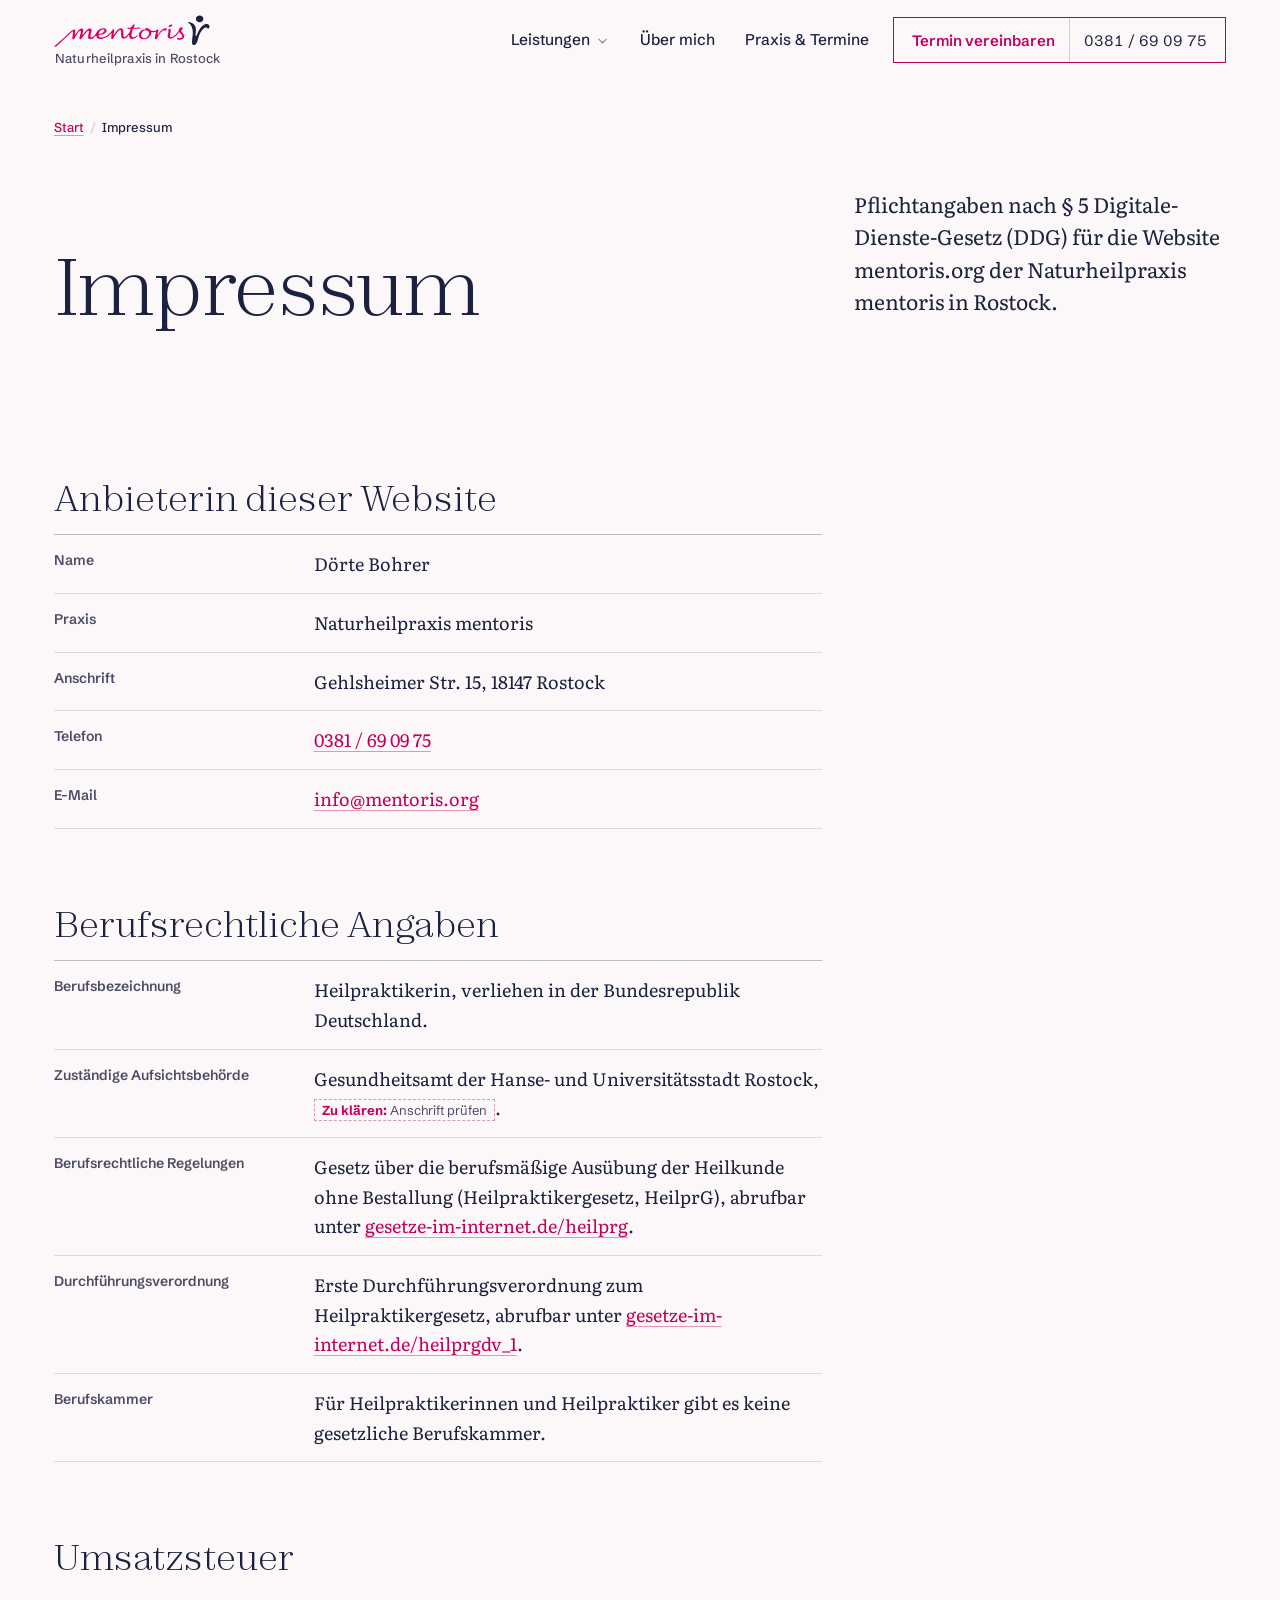
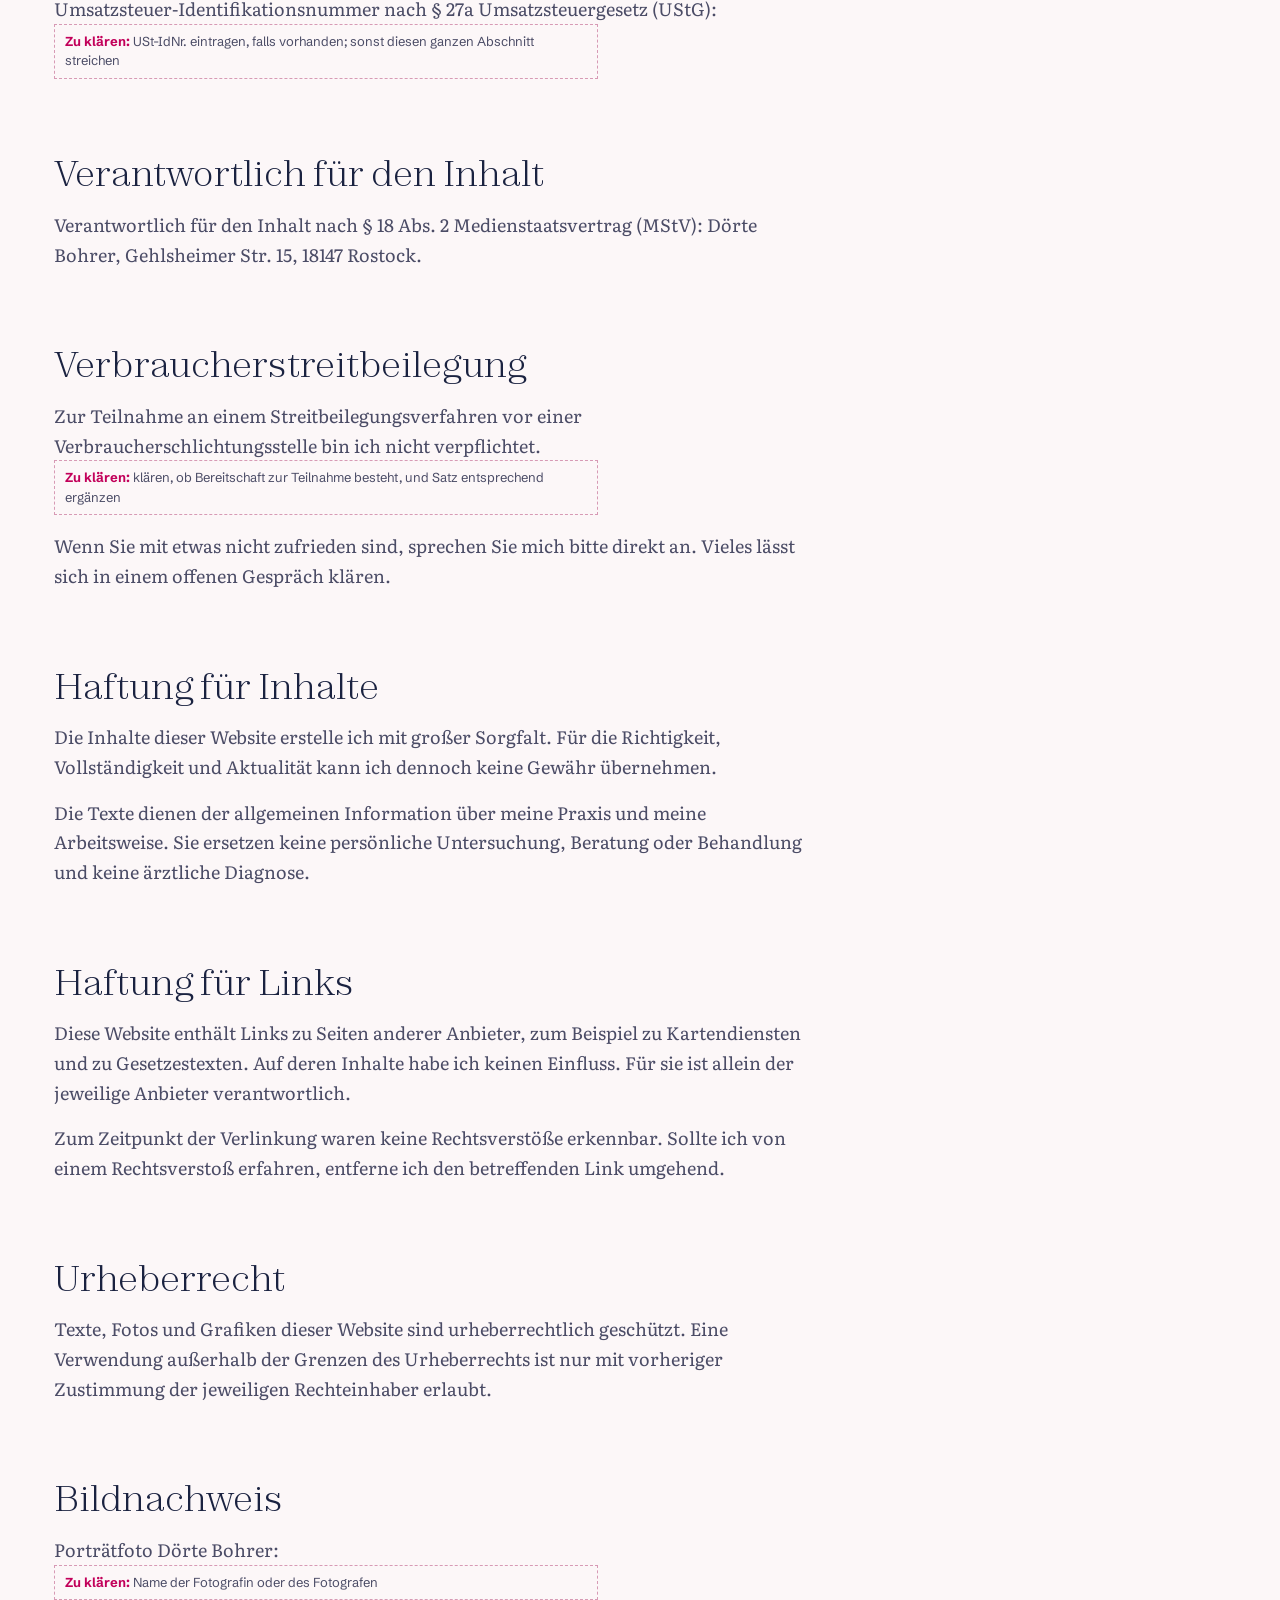
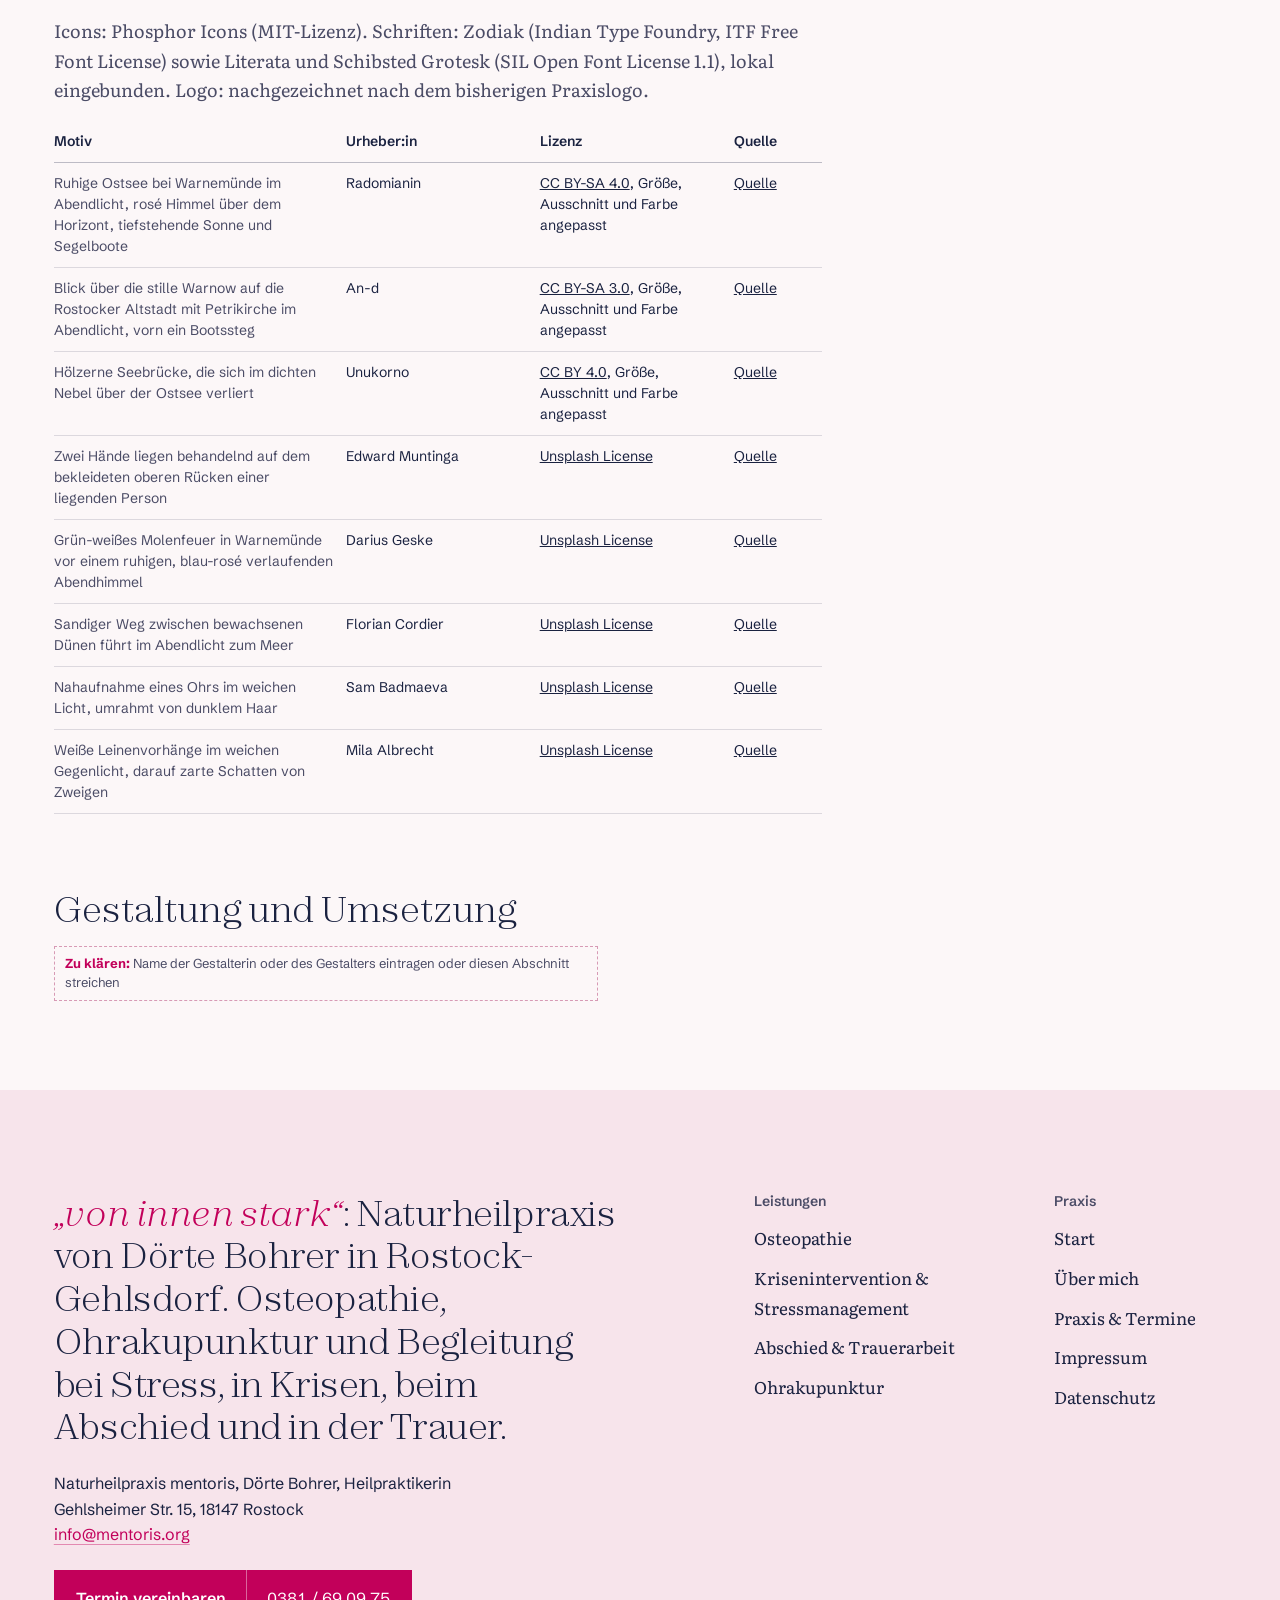
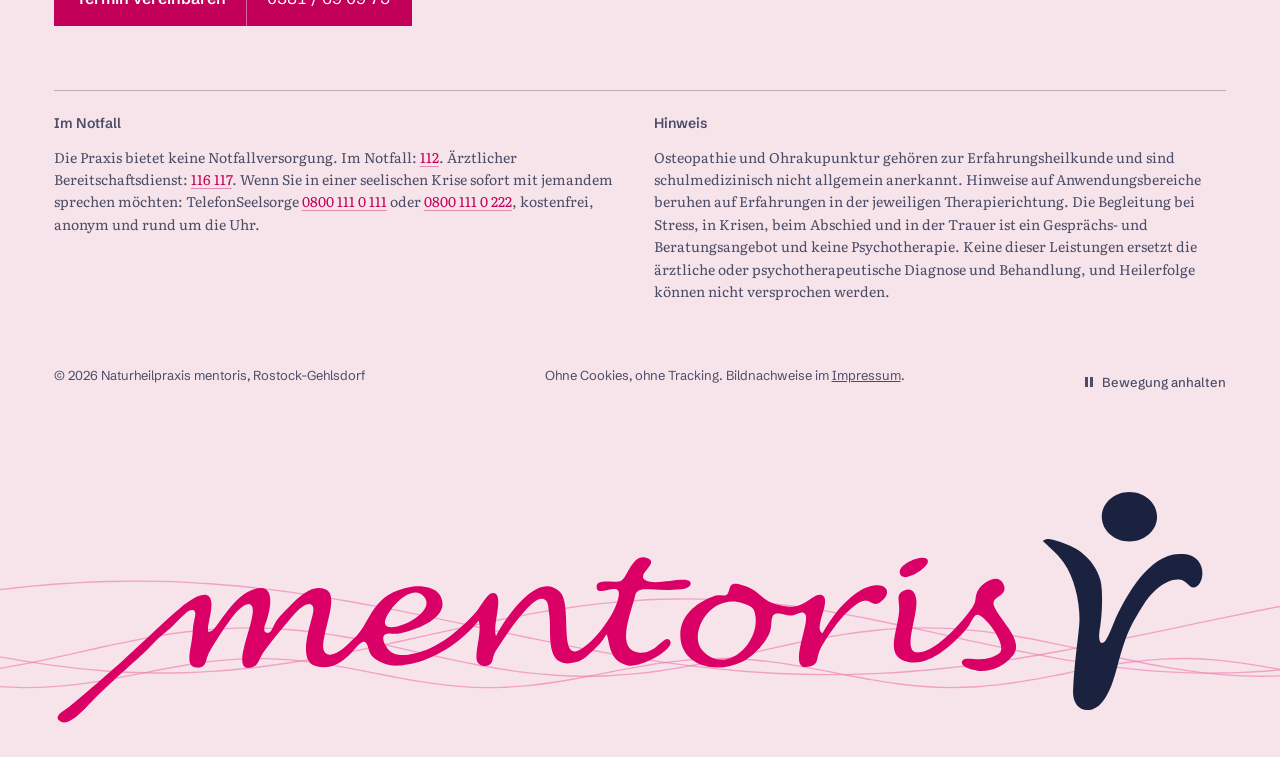
<file: impressum.html>
<!doctype html>
<html lang="de">
<head>
  <meta charset="utf-8">
  
  <meta name="viewport" content="width=device-width, initial-scale=1">
  <title>Impressum | mentoris Rostock</title>
  <meta name="description" content="Impressum der Naturheilpraxis mentoris in Rostock. Angaben nach § 5 DDG zu Dörte Bohrer, Heilpraktikerin, zur Aufsichtsbehörde und zum Berufsrecht.">
  <meta name="robots" content="noindex, nofollow">
  <link rel="canonical" href="https://mentoris.org/impressum.html">
  <meta name="color-scheme" content="light">
  <meta name="theme-color" content="#FCF7F8">
  <meta property="og:type" content="website">
  <meta property="og:locale" content="de_DE">
  <meta property="og:site_name" content="mentoris Naturheilpraxis">
  <meta property="og:title" content="Impressum | mentoris Rostock">
  <meta property="og:description" content="Impressum der Naturheilpraxis mentoris in Rostock. Angaben nach § 5 DDG zu Dörte Bohrer, Heilpraktikerin, zur Aufsichtsbehörde und zum Berufsrecht.">
  <meta property="og:url" content="https://mentoris.org/impressum.html">
  <meta property="og:image" content="https://mentoris.org/assets/img/hero-ostsee.jpg">
  <meta name="twitter:card" content="summary_large_image">
  <link rel="preload" href="assets/fonts/literata-var.woff2" as="font" type="font/woff2" crossorigin>
  <link rel="preload" href="assets/fonts/zodiak-var.woff2" as="font" type="font/woff2" crossorigin>
  <link rel="stylesheet" href="assets/css/site.css?v=8f4e2084">
  <link rel="icon" href="favicon.ico" sizes="32x32">
  <link rel="icon" href="favicon.svg" type="image/svg+xml">
  <link rel="apple-touch-icon" href="apple-touch-icon.png">
  <link rel="manifest" href="site.webmanifest">
  <script>var d=document.documentElement,off=false;d.classList.add('js');try{off=localStorage.getItem('mentoris-bewegung')==='aus'}catch(e){}if(off){d.classList.add('motion-off')}else{d.classList.add('motion');setTimeout(function(){if(!d.classList.contains('js-ready'))d.classList.remove('motion')},3000)}</script>
  <script src="assets/js/main.js?v=bd253430" defer></script>
</head>
<body class="page-impressum tpl-legal">
  <a class="skip" href="#inhalt">Zum Inhalt springen</a>
<header class="masthead" data-masthead>
  <div class="masthead__inner">
    <a class="brand" href="./" aria-label="mentoris Naturheilpraxis in Rostock, zur Startseite">
      <span class="wordmark"><svg aria-hidden="true" focusable="false" xmlns="http://www.w3.org/2000/svg" viewBox="0 0 170.8 35.3">
  <path fill="var(--rose, #DB0066)" fill-rule="evenodd" d="M22.85 21.33C23.1 21.32 23.32 21.24 23.47 21.14C24.46 20.46 26.98 15 30.61 14.84C32.9 14.75 31.92 18.56 31.43 19.91C31.3 20.26 30.84 21.3 31.54 21.47C32.35 21.67 32.51 20.08 33.2 19.37C35.63 16.88 37.84 14.09 40.21 15.03C42 15.73 40.66 19.1 40.09 21.98C39.91 22.88 39.53 24.62 40.9 24.71C42.13 24.78 43.62 23.09 44.54 22.25C47.12 19.89 46.9 15.54 53.23 14.6C54.27 14.45 56.4 14.58 57.16 15.8C59.17 19.06 53.87 21.01 51.4 21.53C50.27 21.77 49.65 21.41 49.15 21.67C48.31 22.12 49.21 23.55 49.63 24.02C50.36 24.84 51.57 24.83 52.55 24.71C56.28 24.27 59.62 21.55 62.21 18.81C63.4 17.55 64.34 15.18 65.35 15.62C66.7 16.19 64.91 20.61 65.55 21.94C66.31 20.32 71.55 11.86 75.03 15.43C76.76 17.21 75.07 24.51 77.31 24.23C79.03 24.01 83.33 19.08 83.74 15.89C84.02 13.72 80.5 16.36 80.45 14.7C80.4 13.26 83.24 14.28 84.15 13.71C85.09 13.11 85.81 9.57 87.99 10.4C89.92 11.13 86.05 12.86 87.79 13.73C89.3 14.49 93.64 13.02 94.31 13.9C94.6 14.28 94.22 14.9 92.98 15.02C88.45 15.48 86.58 14.26 86.15 16.02C85.54 18.59 83.23 23.87 86.62 24.38C89.26 24.77 90.47 21.59 91.29 22.56C92.35 23.79 87.02 26.75 85.04 26.3C82.17 25.63 82.44 22.83 81.93 21.69C81.36 22.54 81.1 23.14 79.12 24.83C78.59 25.29 78.13 25.64 77.28 25.85C72.58 27.02 73.82 21.3 73.44 18.88C73.26 17.72 73.38 16.8 72.67 16.49C71.72 16.08 70.51 17.46 69.78 18.27C68.32 19.87 66.86 22.05 65.56 24.06C65.06 24.84 65.15 25.3 64.94 25.76C64.49 26.76 63.01 26.52 62.7 25.61C62.32 24.5 63.53 21.06 62.95 19.68C60.87 22.32 57.16 25.09 53.31 25.98C52.53 26.16 51.1 26.41 50.2 26.32C49.03 26.2 47.31 25.44 46.84 24.45C46.58 23.89 46.48 22.59 45.73 22.84C44.69 23.2 42.71 27.49 38.78 26.39C36.42 25.73 37.6 21.68 38.05 19.92C38.29 18.95 38.82 17.63 38.09 17.26C37.24 16.82 35.79 18.5 35.29 19.09C34.2 20.39 31.68 23.35 30.82 24.75C30.25 25.67 30.22 26.55 28.95 26.67C25.95 26.95 30.53 18.6 29.24 17.37C28.5 16.66 26.89 18.55 26.45 19.12C25.56 20.25 23.37 23.54 22.82 24.81C22.45 25.67 22.54 26.75 21.18 26.63C19.13 26.45 20.52 23.73 20.6 20.75C20.62 19.74 21.33 18.43 20.67 18.12C19.81 17.71 18.25 20.08 16.62 21.3C15.28 22.3 14.15 23.73 12.83 24.92C9.53 27.91 7.87 29.35 5.67 31.59C4.66 32.61 2.13 35.69 0.77 34.49C-0.07 33.76 1.52 33.02 2.15 32.51C4.32 30.77 7.13 28.26 8.2 27.34C11.8 24.26 15.89 20.1 18.63 17.85C19.45 17.18 22.05 15.09 23.01 16.13C23.94 17.15 22.61 20.19 22.85 21.33ZM129.58 10.85C129.64 11.88 125.89 14.23 125.43 12.73C124.94 11.17 129.51 9.51 129.58 10.85ZM134.62 25.71C135 24.61 137.72 26.27 140.11 24.55C141.54 23.51 138.1 18.95 137 18.8C136.25 18.71 136.16 19.96 135.13 21.09C133.21 23.22 129.86 26.44 126.66 25.8C123.09 25.08 124.99 21.57 125.29 18.44C125.45 16.83 124.75 15.94 125.81 15.32C127.16 14.53 127.81 15.51 127.87 16.77C128 19.51 125.54 24.67 128.33 24.36C131.01 24.07 134.7 19.8 136.16 17.71C136.94 16.6 136.37 16.07 137.13 14.97C137.93 13.83 140.02 12.64 140.76 14.23C141.67 16.17 138.74 15.97 139.39 17.52C140.32 19.75 143.9 22.56 142.2 24.79C140.91 26.48 138.73 27.32 136.91 27.09C136.32 27.01 134.31 26.59 134.62 25.71ZM113.94 21.54C115.23 19.17 117.37 16.33 119.87 15.01C120.79 14.52 122.76 13.97 123.38 14.99C123.9 15.84 122.78 16.82 122.25 17.08C121.38 17.51 121.05 16.64 120.19 16.7C119.28 16.77 118.1 17.92 117.35 18.66C116.22 19.77 114.07 22.83 113.49 24.19C112.96 25.41 113.52 26.19 111.7 26.52C108.8 27.03 111.88 20.41 111.48 18.94C111.39 18.64 111.18 18.51 110.98 18.47C110.49 18.39 110.09 18.83 109.44 18.91C108.71 18.99 107.95 18.62 107.36 18.61C106 18.58 106.63 20.1 106.12 21.42C105.54 22.93 103.7 24.94 102.21 25.67C97.84 27.8 92.95 26.15 92.86 21.9C92.8 19.07 95 17.07 97.72 16.08C98.7 15.73 99.14 16.09 99.6 15.89C100.44 15.53 99.74 13.84 101.46 14.25C105.31 15.16 104.25 16.96 108.72 17.58C111.3 17.95 112.64 15.43 113.82 15.87C115.33 16.43 112.94 20.18 113.65 21.27C113.73 21.39 113.84 21.48 113.94 21.54ZM49.09 20.17C49.58 21.87 56.7 18.66 54.96 16.25C53.04 13.58 48.7 18.82 49.09 20.17ZM103.83 18.28C103.62 17.64 103.15 17.46 102.18 17.12C97.45 15.43 93.89 21.58 96.15 24.11C99.71 28.1 105.21 22.48 103.83 18.28Z"/>
  <path fill="var(--ink, #002762)" fill-rule="evenodd" d="M146.6 7.84C147.43 7.25 148.42 7.78 149.81 8.23C152.3 9.05 154.4 11.04 155.12 13.56C155.58 15.16 155.38 18.84 155.15 20.3C155.07 20.79 154.65 22.96 155.41 22.99C156.12 23.01 156.97 20.2 157.55 19.03C159.12 15.8 162.31 9.91 166.8 9.78C168.07 9.75 168.98 9.95 169.67 10.84C170.92 12.45 170.01 14.85 168.88 14.75C168.13 14.69 167.98 13.66 166.83 13.58C164.83 13.43 162.71 15.51 161.66 17.13C159.11 21.05 158.74 22.58 157.59 26.7C157.41 27.37 157.2 28.11 156.95 28.81C156.38 30.4 155.45 32.41 153.91 32.83C152.09 33.33 151.01 31.88 151.09 30.09C151.26 26.15 151.8 22.64 152 20.39C152.25 17.65 151.45 13.53 149.72 11.08C148.61 9.51 147.28 8.52 146.6 7.84ZM163.55 4.27C163.55 6.3 161.72 7.94 159.45 7.94C157.19 7.94 155.35 6.3 155.35 4.27C155.35 2.24 157.19 0.6 159.45 0.6C161.72 0.6 163.55 2.24 163.55 4.27Z"/>
</svg>
</span>
      <span class="brand__sub">Naturheilpraxis in Rostock</span>
    </a>

    <nav class="nav" aria-label="Hauptnavigation">
      <ul class="nav__list">
        <li class="nav__item nav__item--sub" data-sub data-section="leistungen">
          <button class="nav__link nav__toggle" type="button" aria-expanded="false" aria-controls="sub-leistungen">
            Leistungen <svg class="icon nav__caret" viewBox="0 0 256 256" fill="currentColor" aria-hidden="true" focusable="false"><path d="M212.24,100.24l-80,80a6,6,0,0,1-8.48,0l-80-80a6,6,0,0,1,8.48-8.48L128,167.51l75.76-75.75a6,6,0,0,1,8.48,8.48Z"/></svg>
          </button>
          <div class="sub" id="sub-leistungen">
            <ul>
              <li><a href="osteopathie.html" data-nav>Osteopathie</a></li>
              <li><a href="krisenintervention-stressmanagement.html" data-nav>Krisenintervention&nbsp;&amp; Stressmanagement</a></li>
              <li><a href="abschied-trauerarbeit.html" data-nav>Abschied&nbsp;&amp; Trauerarbeit</a></li>
              <li><a href="ohrakupunktur.html" data-nav>Ohrakupunktur</a></li>
            </ul>
          </div>
        </li>
        <li class="nav__item"><a class="nav__link" href="ueber-mich.html" data-nav>Über mich</a></li>
        <li class="nav__item"><a class="nav__link" href="praxis.html" data-nav>Praxis &amp; Termine</a></li>
      </ul>
    </nav>

    <a class="call" href="tel:+49381690975">
      <span class="call__label">Termin vereinbaren</span>
      <span class="call__num">0381 / 69 09 75</span>
    </a>

    <button class="menu-btn" type="button" aria-expanded="false" aria-controls="menu" data-menu-btn>
      <span class="menu-btn__open">Menü</span><span class="menu-btn__close">Schließen</span>
    </button>
  </div>

  <div class="progress" aria-hidden="true"></div>

  <nav class="menu" id="menu" aria-label="Menü" data-menu>
    <div class="menu__inner">
      <ul class="menu__list">
        <li><a href="osteopathie.html" data-nav>Osteopathie</a></li>
        <li><a href="krisenintervention-stressmanagement.html" data-nav>Krisenintervention&nbsp;&amp; Stressmanagement</a></li>
        <li><a href="abschied-trauerarbeit.html" data-nav>Abschied&nbsp;&amp; Trauerarbeit</a></li>
        <li><a href="ohrakupunktur.html" data-nav>Ohrakupunktur</a></li>
        <li class="menu__minor"><a href="ueber-mich.html" data-nav>Über mich</a></li>
        <li class="menu__minor"><a href="praxis.html" data-nav>Praxis &amp; Termine</a></li>
      </ul>
      <a class="btn btn--wide" href="tel:+49381690975">
        <span class="btn__label">Termin vereinbaren</span>
        <span class="btn__num">0381 / 69 09 75</span>
      </a>
    </div>
  </nav>
</header>

  <main id="inhalt" tabindex="-1">
<nav class="wrap crumbs" aria-label="Brotkrumen">
  <ol>
    <li><a href="./">Start</a></li>
    <li><span aria-current="page">Impressum</span></li>
  </ol>
</nav>
<section class="page-head page-head--plain">
  <div class="wrap page-head__type">
    <h1 class="page-head__title">Impressum</h1>
    <div class="page-head__aside" data-reveal style="--d:200ms">
      <p class="page-head__lead">Pflichtangaben nach § 5 Digitale-Dienste-Gesetz (DDG) für die Website mentoris.org der Naturheilpraxis mentoris in Rostock.</p>
      
    </div>
  </div>
</section>
<div class="wrap article-wrap">
  <div class="legal">
<section id="anbieterin-dieser-website" aria-labelledby="anbieterin-dieser-website-h"><h2 id="anbieterin-dieser-website-h">Anbieterin dieser Website</h2><dl class="facts facts--wide"><div class="facts__row"><dt>Name</dt><dd>Dörte Bohrer</dd></div><div class="facts__row"><dt>Praxis</dt><dd>Naturheilpraxis mentoris</dd></div><div class="facts__row"><dt>Anschrift</dt><dd>Gehlsheimer Str. 15, 18147 Rostock</dd></div><div class="facts__row"><dt>Telefon</dt><dd><a href="tel:+49381690975">0381 / 69 09 75</a></dd></div><div class="facts__row"><dt>E-Mail</dt><dd><a href="mailto:info@mentoris.org">info@mentoris.org</a></dd></div></dl></section>
<section id="berufsrechtliche-angaben" aria-labelledby="berufsrechtliche-angaben-h"><h2 id="berufsrechtliche-angaben-h">Berufsrechtliche Angaben</h2><dl class="facts facts--wide"><div class="facts__row"><dt>Berufsbezeichnung</dt><dd>Heilpraktikerin, verliehen in der Bundesrepublik Deutschland.</dd></div><div class="facts__row"><dt>Zuständige Aufsichtsbehörde</dt><dd>Gesundheitsamt der Hanse- und Universitätsstadt Rostock, <span class="todo"><span class="visually-hidden">Platzhalter: </span>Anschrift prüfen</span>.</dd></div><div class="facts__row"><dt>Berufsrechtliche Regelungen</dt><dd>Gesetz über die berufsmäßige Ausübung der Heilkunde ohne Bestallung (Heilpraktikergesetz, HeilprG), abrufbar unter <a href="https://www.gesetze-im-internet.de/heilprg/" rel="noopener">gesetze-im-internet.de/heilprg</a>.</dd></div><div class="facts__row"><dt>Durchführungsverordnung</dt><dd>Erste Durchführungsverordnung zum Heilpraktikergesetz, abrufbar unter <a href="https://www.gesetze-im-internet.de/heilprgdv_1/" rel="noopener">gesetze-im-internet.de/heilprgdv_1</a>.</dd></div><div class="facts__row"><dt>Berufskammer</dt><dd>Für Heilpraktikerinnen und Heilpraktiker gibt es keine gesetzliche Berufskammer.</dd></div></dl></section>
<section id="umsatzsteuer" aria-labelledby="umsatzsteuer-h"><h2 id="umsatzsteuer-h">Umsatzsteuer</h2><p>Umsatzsteuer-Identifikationsnummer nach § 27a Umsatzsteuergesetz (UStG): <span class="todo"><span class="visually-hidden">Platzhalter: </span>USt-IdNr. eintragen, falls vorhanden; sonst diesen ganzen Abschnitt streichen</span></p></section>
<section id="verantwortlich-fuer-den-inhalt" aria-labelledby="verantwortlich-fuer-den-inhalt-h"><h2 id="verantwortlich-fuer-den-inhalt-h">Verantwortlich für den Inhalt</h2><p>Verantwortlich für den Inhalt nach § 18 Abs. 2 Medienstaatsvertrag (MStV): Dörte Bohrer, Gehlsheimer Str. 15, 18147 Rostock.</p></section>
<section id="verbraucherstreitbeilegung" aria-labelledby="verbraucherstreitbeilegung-h"><h2 id="verbraucherstreitbeilegung-h">Verbraucher­streit­beilegung</h2><p>Zur Teilnahme an einem Streitbeilegungsverfahren vor einer Verbraucherschlichtungsstelle bin ich nicht verpflichtet. <span class="todo"><span class="visually-hidden">Platzhalter: </span>klären, ob Bereitschaft zur Teilnahme besteht, und Satz entsprechend ergänzen</span></p>
<p>Wenn Sie mit etwas nicht zufrieden sind, sprechen Sie mich bitte direkt an. Vieles lässt sich in einem offenen Gespräch klären.</p></section>
<section id="haftung-fuer-inhalte" aria-labelledby="haftung-fuer-inhalte-h"><h2 id="haftung-fuer-inhalte-h">Haftung für Inhalte</h2><p>Die Inhalte dieser Website erstelle ich mit großer Sorgfalt. Für die Richtigkeit, Vollständigkeit und Aktualität kann ich dennoch keine Gewähr übernehmen.</p>
<p>Die Texte dienen der allgemeinen Information über meine Praxis und meine Arbeitsweise. Sie ersetzen keine persönliche Untersuchung, Beratung oder Behandlung und keine ärztliche Diagnose.</p></section>
<section id="haftung-fuer-links" aria-labelledby="haftung-fuer-links-h"><h2 id="haftung-fuer-links-h">Haftung für Links</h2><p>Diese Website enthält Links zu Seiten anderer Anbieter, zum Beispiel zu Kartendiensten und zu Gesetzestexten. Auf deren Inhalte habe ich keinen Einfluss. Für sie ist allein der jeweilige Anbieter verantwortlich.</p>
<p>Zum Zeitpunkt der Verlinkung waren keine Rechtsverstöße erkennbar. Sollte ich von einem Rechtsverstoß erfahren, entferne ich den betreffenden Link umgehend.</p></section>
<section id="urheberrecht" aria-labelledby="urheberrecht-h"><h2 id="urheberrecht-h">Urheberrecht</h2><p>Texte, Fotos und Grafiken dieser Website sind urheberrechtlich geschützt. Eine Verwendung außerhalb der Grenzen des Urheberrechts ist nur mit vorheriger Zustimmung der jeweiligen Rechteinhaber erlaubt.</p></section>
<section id="bildnachweis" aria-labelledby="bildnachweis-h"><h2 id="bildnachweis-h">Bildnachweis</h2><p>Porträtfoto Dörte Bohrer: <span class="todo"><span class="visually-hidden">Platzhalter: </span>Name der Fotografin oder des Fotografen</span></p>
<p>Icons: Phosphor Icons (MIT-Lizenz). Schriften: Zodiak (Indian Type Foundry, ITF Free Font License) sowie Literata und Schibsted Grotesk (SIL Open Font License 1.1), lokal eingebunden. Logo: nachgezeichnet nach dem bisherigen Praxislogo.</p><div class="table-wrap" role="region" aria-label="Bildnachweise" tabindex="0"><table><caption class="visually-hidden">Bildnachweise</caption><thead><tr><th scope="col">Motiv</th><th scope="col">Urheber:in</th><th scope="col">Lizenz</th><th scope="col">Quelle</th></tr></thead><tbody><tr><th scope="row">Ruhige Ostsee bei Warnemünde im Abendlicht, rosé Himmel über dem Horizont, tiefstehende Sonne und Segelboote</th><td data-label="Urheber:in">Radomianin</td><td data-label="Lizenz"><a href="https://creativecommons.org/licenses/by-sa/4.0/" rel="noopener">CC BY-SA 4.0</a>, Größe, Ausschnitt und Farbe angepasst</td><td data-label="Quelle"><a href="https://commons.wikimedia.org/wiki/File:Sunset_with_keelboats,_Warnem%C3%BCnde.jpg" rel="noopener">Quelle<span class="visually-hidden">: Ruhige Ostsee bei Warnemünde im Abendlicht, rosé Himmel über dem Horizont, tiefstehende Sonne und Segelboote</span></a></td></tr><tr><th scope="row">Blick über die stille Warnow auf die Rostocker Altstadt mit Petrikirche im Abendlicht, vorn ein Bootssteg</th><td data-label="Urheber:in">An-d</td><td data-label="Lizenz"><a href="https://creativecommons.org/licenses/by-sa/3.0/" rel="noopener">CC BY-SA 3.0</a>, Größe, Ausschnitt und Farbe angepasst</td><td data-label="Quelle"><a href="https://commons.wikimedia.org/wiki/File:Rostock_n%C3%B6rdl_Altstadt_mit_Bootssteg.jpg" rel="noopener">Quelle<span class="visually-hidden">: Blick über die stille Warnow auf die Rostocker Altstadt mit Petrikirche im Abendlicht, vorn ein Bootssteg</span></a></td></tr><tr><th scope="row">Hölzerne Seebrücke, die sich im dichten Nebel über der Ostsee verliert</th><td data-label="Urheber:in">Unukorno</td><td data-label="Lizenz"><a href="https://creativecommons.org/licenses/by/4.0/" rel="noopener">CC BY 4.0</a>, Größe, Ausschnitt und Farbe angepasst</td><td data-label="Quelle"><a href="https://commons.wikimedia.org/wiki/File:2019_Seebruecke_Koserow_03.jpg" rel="noopener">Quelle<span class="visually-hidden">: Hölzerne Seebrücke, die sich im dichten Nebel über der Ostsee verliert</span></a></td></tr><tr><th scope="row">Zwei Hände liegen behandelnd auf dem bekleideten oberen Rücken einer liegenden Person</th><td data-label="Urheber:in">Edward Muntinga</td><td data-label="Lizenz"><a href="https://unsplash.com/license" rel="noopener">Unsplash License</a></td><td data-label="Quelle"><a href="https://unsplash.com/photos/8qwYA4INVCk" rel="noopener">Quelle<span class="visually-hidden">: Zwei Hände liegen behandelnd auf dem bekleideten oberen Rücken einer liegenden Person</span></a></td></tr><tr><th scope="row">Grün-weißes Molenfeuer in Warnemünde vor einem ruhigen, blau-rosé verlaufenden Abendhimmel</th><td data-label="Urheber:in">Darius Geske</td><td data-label="Lizenz"><a href="https://unsplash.com/license" rel="noopener">Unsplash License</a></td><td data-label="Quelle"><a href="https://unsplash.com/photos/hqgsJddVZTI" rel="noopener">Quelle<span class="visually-hidden">: Grün-weißes Molenfeuer in Warnemünde vor einem ruhigen, blau-rosé verlaufenden Abendhimmel</span></a></td></tr><tr><th scope="row">Sandiger Weg zwischen bewachsenen Dünen führt im Abendlicht zum Meer</th><td data-label="Urheber:in">Florian Cordier</td><td data-label="Lizenz"><a href="https://unsplash.com/license" rel="noopener">Unsplash License</a></td><td data-label="Quelle"><a href="https://unsplash.com/photos/uq1MFvHcRUg" rel="noopener">Quelle<span class="visually-hidden">: Sandiger Weg zwischen bewachsenen Dünen führt im Abendlicht zum Meer</span></a></td></tr><tr><th scope="row">Nahaufnahme eines Ohrs im weichen Licht, umrahmt von dunklem Haar</th><td data-label="Urheber:in">Sam Badmaeva</td><td data-label="Lizenz"><a href="https://unsplash.com/license" rel="noopener">Unsplash License</a></td><td data-label="Quelle"><a href="https://unsplash.com/photos/ZFM4p744L-w" rel="noopener">Quelle<span class="visually-hidden">: Nahaufnahme eines Ohrs im weichen Licht, umrahmt von dunklem Haar</span></a></td></tr><tr><th scope="row">Weiße Leinenvorhänge im weichen Gegenlicht, darauf zarte Schatten von Zweigen</th><td data-label="Urheber:in">Mila Albrecht</td><td data-label="Lizenz"><a href="https://unsplash.com/license" rel="noopener">Unsplash License</a></td><td data-label="Quelle"><a href="https://unsplash.com/photos/VUu9rAmb9R0" rel="noopener">Quelle<span class="visually-hidden">: Weiße Leinenvorhänge im weichen Gegenlicht, darauf zarte Schatten von Zweigen</span></a></td></tr></tbody></table></div></section>
<section id="gestaltung-und-umsetzung" aria-labelledby="gestaltung-und-umsetzung-h"><h2 id="gestaltung-und-umsetzung-h">Gestaltung und Umsetzung</h2><p><span class="todo"><span class="visually-hidden">Platzhalter: </span>Name der Gestalterin oder des Gestalters eintragen oder diesen Abschnitt streichen</span></p></section>
  </div>
</div>
  </main>
<footer class="colophon">
  <div class="wrap colophon__grid">
    <div class="colophon__claim">
      <p class="colophon__lead"><em>„von innen stark“</em>: Naturheilpraxis von Dörte Bohrer in Rostock-Gehlsdorf. Osteopathie, Ohrakupunktur und Begleitung bei Stress, in Krisen, beim Abschied und in der Trauer.</p>
      <p class="colophon__addr">Naturheilpraxis mentoris, Dörte Bohrer, Heilpraktikerin<br>Gehlsheimer Str. 15, 18147 Rostock<br><a href="mailto:info@mentoris.org">info@mentoris.org</a></p>
      <a class="btn btn--fluid" href="tel:+49381690975">
        <span class="btn__label">Termin vereinbaren</span>
        <span class="btn__num">0381 / 69 09 75</span>
      </a>
    </div>

    <nav class="colophon__nav" aria-label="Leistungen">
      <h2 class="colophon__h">Leistungen</h2>
      <ul>
        <li><a href="osteopathie.html">Osteopathie</a></li>
        <li><a href="krisenintervention-stressmanagement.html">Krisenintervention&nbsp;&amp; Stressmanagement</a></li>
        <li><a href="abschied-trauerarbeit.html">Abschied&nbsp;&amp; Trauerarbeit</a></li>
        <li><a href="ohrakupunktur.html">Ohrakupunktur</a></li>
      </ul>
    </nav>

    <nav class="colophon__nav" aria-label="Weitere Seiten">
      <h2 class="colophon__h">Praxis</h2>
      <ul>
        <li><a href="./">Start</a></li>
        <li><a href="ueber-mich.html">Über mich</a></li>
        <li><a href="praxis.html">Praxis &amp; Termine</a></li>
        <li><a href="impressum.html">Impressum</a></li>
        <li><a href="datenschutz.html">Datenschutz</a></li>
      </ul>
    </nav>

    <div class="colophon__notes">
      <div>
        <h2 class="colophon__h">Im Notfall</h2>
        <p>Die Praxis bietet keine Notfallversorgung. Im Notfall: <a class="tel" href="tel:112">112</a>. Ärztlicher Bereitschaftsdienst: <a class="tel" href="tel:116117">116 117</a>. Wenn Sie in einer seelischen Krise sofort mit jemandem sprechen möchten: TelefonSeelsorge <a class="tel" href="tel:+498001110111">0800 111 0 111</a> oder <a class="tel" href="tel:+498001110222">0800 111 0 222</a>, kostenfrei, anonym und rund um die Uhr.</p>
      </div>
      <div>
        <h2 class="colophon__h">Hinweis</h2>
        <p>Osteopathie und Ohrakupunktur gehören zur Erfahrungsheilkunde und sind schulmedizinisch nicht allgemein anerkannt. Hinweise auf Anwendungsbereiche beruhen auf Erfahrungen in der jeweiligen Therapierichtung. Die Begleitung bei Stress, in Krisen, beim Abschied und in der Trauer ist ein Gesprächs- und Beratungsangebot und keine Psychotherapie. Keine dieser Leistungen ersetzt die ärztliche oder psychotherapeutische Diagnose und Behandlung, und Heilerfolge können nicht versprochen werden.</p>
      </div>
    </div>

    <div class="colophon__bottom">
      <span>© 2026 Naturheilpraxis mentoris, Rostock-Gehlsdorf</span>
      <span>Ohne Cookies, ohne Tracking. Bildnachweise im <a href="impressum.html#bildnachweis">Impressum</a>.</span>
      <button class="wave-toggle" type="button" data-wave-toggle><span class="wave-toggle__icon" aria-hidden="true"></span><span class="wave-toggle__label">Bewegung anhalten</span></button>
    </div>
  </div>

  <div class="colophon__mast" aria-hidden="true">
    <div class="waves waves--foot" aria-hidden="true">
  <svg class="wave" style="--i:0;--w:1.81944;--shift:-45.0382%;--dur:42s" data-amp="46" data-period="1180" data-phase="0.6" data-y0="150" data-width="2620" viewBox="0 0 2620 260" preserveAspectRatio="none" focusable="false"><path pathLength="1" d="M0.0 176.0 C5.0 176.9 19.8 179.9 29.8 181.6 C39.7 183.4 49.6 185.0 59.5 186.5 C69.5 188.0 79.4 189.3 89.3 190.5 C99.2 191.6 109.2 192.6 119.1 193.4 C129.0 194.2 138.9 194.8 148.9 195.3 C158.8 195.7 168.7 195.9 178.6 196.0 C188.6 196.0 198.5 195.9 208.4 195.6 C218.3 195.2 228.3 194.7 238.2 194.0 C248.1 193.3 258.0 192.4 268.0 191.3 C277.9 190.2 287.8 189.0 297.7 187.6 C307.7 186.2 317.6 184.6 327.5 182.9 C337.4 181.2 347.3 179.4 357.3 177.4 C367.2 175.5 377.1 173.4 387.0 171.3 C397.0 169.1 406.9 166.9 416.8 164.6 C426.7 162.3 436.7 159.9 446.6 157.5 C456.5 155.1 466.4 152.7 476.4 150.2 C486.3 147.8 496.2 145.4 506.1 143.0 C516.1 140.6 526.0 138.2 535.9 135.9 C545.8 133.6 555.8 131.3 565.7 129.1 C575.6 127.0 585.5 124.9 595.5 122.9 C605.4 121.0 615.3 119.1 625.2 117.4 C635.2 115.7 645.1 114.1 655.0 112.7 C664.9 111.3 674.8 110.0 684.8 108.9 C694.7 107.8 704.6 106.9 714.5 106.2 C724.5 105.4 734.4 104.9 744.3 104.5 C754.2 104.2 764.2 104.0 774.1 104.0 C784.0 104.0 793.9 104.2 803.9 104.6 C813.8 105.1 823.7 105.7 833.6 106.4 C843.6 107.2 853.5 108.2 863.4 109.3 C873.3 110.4 883.3 111.7 893.2 113.2 C903.1 114.7 913.0 116.3 923.0 118.0 C932.9 119.8 942.8 121.7 952.7 123.6 C962.7 125.6 972.6 127.7 982.5 129.9 C992.4 132.1 1002.3 134.4 1012.3 136.7 C1022.2 139.0 1032.1 141.4 1042.0 143.8 C1052.0 146.2 1061.9 148.7 1071.8 151.1 C1081.7 153.5 1091.7 156.0 1101.6 158.3 C1111.5 160.7 1121.4 163.1 1131.4 165.4 C1141.3 167.7 1151.2 169.9 1161.1 172.0 C1171.1 174.2 1181.0 176.2 1190.9 178.1 C1200.8 180.0 1210.8 181.9 1220.7 183.5 C1230.6 185.2 1240.5 186.7 1250.5 188.1 C1260.4 189.4 1270.3 190.7 1280.2 191.7 C1290.2 192.7 1300.1 193.6 1310.0 194.2 C1319.9 194.9 1329.8 195.4 1339.8 195.7 C1349.7 196.0 1359.6 196.1 1369.5 196.0 C1379.5 195.9 1389.4 195.6 1399.3 195.1 C1409.2 194.6 1419.2 194.0 1429.1 193.1 C1439.0 192.3 1448.9 191.2 1458.9 190.1 C1468.8 188.9 1478.7 187.5 1488.6 186.0 C1498.6 184.5 1508.5 182.8 1518.4 181.0 C1528.3 179.2 1538.3 177.3 1548.2 175.3 C1558.1 173.2 1568.0 171.1 1578.0 168.9 C1587.9 166.7 1597.8 164.3 1607.7 162.0 C1617.7 159.7 1627.6 157.3 1637.5 154.8 C1647.4 152.4 1657.3 150.0 1667.3 147.6 C1677.2 145.1 1687.1 142.7 1697.0 140.3 C1707.0 138.0 1716.9 135.6 1726.8 133.4 C1736.7 131.1 1746.7 128.9 1756.6 126.8 C1766.5 124.7 1776.4 122.7 1786.4 120.8 C1796.3 118.9 1806.2 117.2 1816.1 115.6 C1826.1 114.0 1836.0 112.5 1845.9 111.2 C1855.8 109.9 1865.8 108.7 1875.7 107.8 C1885.6 106.8 1895.5 106.0 1905.5 105.4 C1915.4 104.8 1925.3 104.4 1935.2 104.2 C1945.2 104.0 1955.1 103.9 1965.0 104.1 C1974.9 104.3 1984.8 104.6 1994.8 105.2 C2004.7 105.7 2014.6 106.5 2024.5 107.4 C2034.5 108.3 2044.4 109.4 2054.3 110.6 C2064.2 111.9 2074.2 113.3 2084.1 114.9 C2094.0 116.4 2103.9 118.2 2113.9 120.0 C2123.8 121.8 2133.7 123.8 2143.6 125.9 C2153.6 127.9 2163.5 130.1 2173.4 132.4 C2183.3 134.6 2193.3 136.9 2203.2 139.3 C2213.1 141.6 2223.0 144.1 2233.0 146.5 C2242.9 148.9 2252.8 151.4 2262.7 153.8 C2272.7 156.2 2282.6 158.6 2292.5 161.0 C2302.4 163.3 2312.3 165.6 2322.3 167.9 C2332.2 170.1 2342.1 172.3 2352.0 174.3 C2362.0 176.4 2371.9 178.4 2381.8 180.2 C2391.7 182.0 2401.7 183.7 2411.6 185.3 C2421.5 186.9 2431.4 188.3 2441.4 189.5 C2451.3 190.8 2461.2 191.8 2471.1 192.7 C2481.1 193.6 2491.0 194.4 2500.9 194.9 C2510.8 195.4 2520.8 195.8 2530.7 195.9 C2540.6 196.1 2550.5 196.0 2560.5 195.8 C2570.4 195.6 2580.3 195.1 2590.2 194.5 C2600.2 193.9 2615.0 192.5 2620.0 192.1"/></svg>
  <svg class="wave wave--rev" style="--i:1;--w:1.52778;--shift:-34.5455%;--dur:35s" data-amp="30" data-period="760" data-phase="2.4" data-y0="170" data-width="2200" viewBox="0 0 2200 260" preserveAspectRatio="none" focusable="false"><path pathLength="1" d="M0.0 190.3 C5.0 189.3 19.8 186.4 29.7 184.3 C39.6 182.1 49.5 179.8 59.5 177.4 C69.4 175.1 79.3 172.6 89.2 170.1 C99.1 167.7 109.0 165.2 118.9 162.8 C128.8 160.5 138.7 158.1 148.6 156.0 C158.6 153.8 168.5 151.7 178.4 149.9 C188.3 148.1 198.2 146.5 208.1 145.1 C218.0 143.7 227.9 142.6 237.8 141.8 C247.7 141.0 257.7 140.4 267.6 140.2 C277.5 139.9 287.4 140.0 297.3 140.3 C307.2 140.7 317.1 141.3 327.0 142.3 C336.9 143.2 346.8 144.4 356.8 145.9 C366.7 147.3 376.6 149.1 386.5 151.0 C396.4 152.8 406.3 155.0 416.2 157.2 C426.1 159.4 436.0 161.8 445.9 164.1 C455.9 166.5 465.8 169.1 475.7 171.5 C485.6 173.9 495.5 176.4 505.4 178.7 C515.3 181.1 525.2 183.4 535.1 185.4 C545.0 187.5 555.0 189.5 564.9 191.2 C574.8 193.0 584.7 194.5 594.6 195.8 C604.5 197.0 614.4 198.0 624.3 198.7 C634.2 199.4 644.1 199.9 654.1 200.0 C664.0 200.1 673.9 199.9 683.8 199.4 C693.7 198.9 703.6 198.1 713.5 197.1 C723.4 196.0 733.3 194.7 743.2 193.1 C753.2 191.6 763.1 189.7 773.0 187.8 C782.9 185.8 792.8 183.6 802.7 181.4 C812.6 179.1 822.5 176.7 832.4 174.3 C842.3 171.9 852.3 169.3 862.2 166.9 C872.1 164.5 882.0 162.0 891.9 159.7 C901.8 157.5 911.7 155.2 921.6 153.2 C931.5 151.2 941.4 149.3 951.4 147.7 C961.3 146.0 971.2 144.6 981.1 143.5 C991.0 142.3 1000.9 141.4 1010.8 140.9 C1020.7 140.3 1030.6 140.0 1040.5 140.0 C1050.5 140.0 1060.4 140.3 1070.3 141.0 C1080.2 141.6 1090.1 142.5 1100.0 143.7 C1109.9 144.8 1119.8 146.3 1129.7 147.9 C1139.6 149.6 1149.5 151.5 1159.5 153.5 C1169.4 155.6 1179.3 157.8 1189.2 160.1 C1199.1 162.4 1209.0 164.9 1218.9 167.3 C1228.8 169.8 1238.7 172.3 1248.6 174.7 C1258.6 177.1 1268.5 179.5 1278.4 181.7 C1288.3 184.0 1298.2 186.2 1308.1 188.1 C1318.0 190.1 1327.9 191.9 1337.8 193.4 C1347.7 194.9 1357.7 196.2 1367.6 197.3 C1377.5 198.3 1387.4 199.0 1397.3 199.5 C1407.2 199.9 1417.1 200.1 1427.0 199.9 C1436.9 199.8 1446.8 199.3 1456.8 198.6 C1466.7 197.9 1476.6 196.8 1486.5 195.5 C1496.4 194.3 1506.3 192.7 1516.2 190.9 C1526.1 189.2 1536.0 187.2 1545.9 185.1 C1555.9 183.0 1565.8 180.7 1575.7 178.3 C1585.6 176.0 1595.5 173.5 1605.4 171.1 C1615.3 168.6 1625.2 166.1 1635.1 163.7 C1645.0 161.4 1655.0 159.0 1664.9 156.8 C1674.8 154.6 1684.7 152.5 1694.6 150.6 C1704.5 148.8 1714.4 147.1 1724.3 145.6 C1734.2 144.2 1744.1 143.0 1754.1 142.1 C1764.0 141.2 1773.9 140.6 1783.8 140.3 C1793.7 139.9 1803.6 139.9 1813.5 140.2 C1823.4 140.5 1833.3 141.1 1843.2 141.9 C1853.2 142.8 1863.1 144.0 1873.0 145.3 C1882.9 146.7 1892.8 148.4 1902.7 150.2 C1912.6 152.1 1922.5 154.2 1932.4 156.3 C1942.3 158.5 1952.3 160.9 1962.2 163.2 C1972.1 165.6 1982.0 168.1 1991.9 170.5 C2001.8 173.0 2011.7 175.5 2021.6 177.8 C2031.5 180.2 2041.4 182.5 2051.4 184.6 C2061.3 186.8 2071.2 188.8 2081.1 190.6 C2091.0 192.3 2100.9 194.0 2110.8 195.3 C2120.7 196.6 2130.6 197.7 2140.5 198.4 C2150.5 199.2 2160.4 199.7 2170.3 199.9 C2180.2 200.1 2195.0 199.6 2200.0 199.6"/></svg>
  <svg class="wave" style="--i:2;--w:2.08333;--shift:-52.0000%;--dur:58s" data-amp="58" data-period="1560" data-phase="4.1" data-y0="140" data-width="3000" viewBox="0 0 3000 260" preserveAspectRatio="none" focusable="false"><path pathLength="1" d="M0.0 92.5 C5.0 91.9 20.0 90.0 30.0 88.9 C40.0 87.8 50.0 86.8 60.0 85.9 C70.0 85.1 80.0 84.4 90.0 83.8 C100.0 83.2 110.0 82.8 120.0 82.5 C130.0 82.2 140.0 82.0 150.0 82.0 C160.0 82.0 170.0 82.1 180.0 82.4 C190.0 82.6 200.0 83.0 210.0 83.6 C220.0 84.1 230.0 84.8 240.0 85.6 C250.0 86.4 260.0 87.4 270.0 88.4 C280.0 89.5 290.0 90.7 300.0 92.0 C310.0 93.3 320.0 94.7 330.0 96.3 C340.0 97.8 350.0 99.5 360.0 101.2 C370.0 102.9 380.0 104.8 390.0 106.7 C400.0 108.6 410.0 110.6 420.0 112.6 C430.0 114.7 440.0 116.8 450.0 119.0 C460.0 121.2 470.0 123.4 480.0 125.7 C490.0 127.9 500.0 130.2 510.0 132.5 C520.0 134.8 530.0 137.2 540.0 139.5 C550.0 141.9 560.0 144.2 570.0 146.5 C580.0 148.8 590.0 151.1 600.0 153.4 C610.0 155.7 620.0 157.9 630.0 160.1 C640.0 162.3 650.0 164.5 660.0 166.5 C670.0 168.6 680.0 170.6 690.0 172.6 C700.0 174.5 710.0 176.3 720.0 178.1 C730.0 179.9 740.0 181.5 750.0 183.1 C760.0 184.7 770.0 186.1 780.0 187.5 C790.0 188.8 800.0 190.0 810.0 191.1 C820.0 192.2 830.0 193.2 840.0 194.1 C850.0 194.9 860.0 195.6 870.0 196.2 C880.0 196.8 890.0 197.2 900.0 197.5 C910.0 197.8 920.0 198.0 930.0 198.0 C940.0 198.0 950.0 197.9 960.0 197.6 C970.0 197.4 980.0 197.0 990.0 196.4 C1000.0 195.9 1010.0 195.2 1020.0 194.4 C1030.0 193.6 1040.0 192.6 1050.0 191.6 C1060.0 190.5 1070.0 189.3 1080.0 188.0 C1090.0 186.7 1100.0 185.3 1110.0 183.7 C1120.0 182.2 1130.0 180.5 1140.0 178.8 C1150.0 177.1 1160.0 175.2 1170.0 173.3 C1180.0 171.4 1190.0 169.4 1200.0 167.4 C1210.0 165.3 1220.0 163.2 1230.0 161.0 C1240.0 158.8 1250.0 156.6 1260.0 154.3 C1270.0 152.1 1280.0 149.8 1290.0 147.5 C1300.0 145.2 1310.0 142.8 1320.0 140.5 C1330.0 138.1 1340.0 135.8 1350.0 133.5 C1360.0 131.2 1370.0 128.9 1380.0 126.6 C1390.0 124.3 1400.0 122.1 1410.0 119.9 C1420.0 117.7 1430.0 115.5 1440.0 113.5 C1450.0 111.4 1460.0 109.4 1470.0 107.4 C1480.0 105.5 1490.0 103.7 1500.0 101.9 C1510.0 100.1 1520.0 98.5 1530.0 96.9 C1540.0 95.3 1550.0 93.9 1560.0 92.5 C1570.0 91.2 1580.0 90.0 1590.0 88.9 C1600.0 87.8 1610.0 86.8 1620.0 85.9 C1630.0 85.1 1640.0 84.4 1650.0 83.8 C1660.0 83.2 1670.0 82.8 1680.0 82.5 C1690.0 82.2 1700.0 82.0 1710.0 82.0 C1720.0 82.0 1730.0 82.1 1740.0 82.4 C1750.0 82.6 1760.0 83.0 1770.0 83.6 C1780.0 84.1 1790.0 84.8 1800.0 85.6 C1810.0 86.4 1820.0 87.4 1830.0 88.4 C1840.0 89.5 1850.0 90.7 1860.0 92.0 C1870.0 93.3 1880.0 94.7 1890.0 96.3 C1900.0 97.8 1910.0 99.5 1920.0 101.2 C1930.0 102.9 1940.0 104.8 1950.0 106.7 C1960.0 108.6 1970.0 110.6 1980.0 112.6 C1990.0 114.7 2000.0 116.8 2010.0 119.0 C2020.0 121.2 2030.0 123.4 2040.0 125.7 C2050.0 127.9 2060.0 130.2 2070.0 132.5 C2080.0 134.8 2090.0 137.2 2100.0 139.5 C2110.0 141.9 2120.0 144.2 2130.0 146.5 C2140.0 148.8 2150.0 151.1 2160.0 153.4 C2170.0 155.7 2180.0 157.9 2190.0 160.1 C2200.0 162.3 2210.0 164.5 2220.0 166.5 C2230.0 168.6 2240.0 170.6 2250.0 172.6 C2260.0 174.5 2270.0 176.3 2280.0 178.1 C2290.0 179.9 2300.0 181.5 2310.0 183.1 C2320.0 184.7 2330.0 186.1 2340.0 187.5 C2350.0 188.8 2360.0 190.0 2370.0 191.1 C2380.0 192.2 2390.0 193.2 2400.0 194.1 C2410.0 194.9 2420.0 195.6 2430.0 196.2 C2440.0 196.8 2450.0 197.2 2460.0 197.5 C2470.0 197.8 2480.0 198.0 2490.0 198.0 C2500.0 198.0 2510.0 197.9 2520.0 197.6 C2530.0 197.4 2540.0 197.0 2550.0 196.4 C2560.0 195.9 2570.0 195.2 2580.0 194.4 C2590.0 193.6 2600.0 192.6 2610.0 191.6 C2620.0 190.5 2630.0 189.3 2640.0 188.0 C2650.0 186.7 2660.0 185.3 2670.0 183.7 C2680.0 182.2 2690.0 180.5 2700.0 178.8 C2710.0 177.1 2720.0 175.2 2730.0 173.3 C2740.0 171.4 2750.0 169.4 2760.0 167.4 C2770.0 165.3 2780.0 163.2 2790.0 161.0 C2800.0 158.8 2810.0 156.6 2820.0 154.3 C2830.0 152.1 2840.0 149.8 2850.0 147.5 C2860.0 145.2 2870.0 142.8 2880.0 140.5 C2890.0 138.1 2900.0 135.8 2910.0 133.5 C2920.0 131.2 2930.0 128.9 2940.0 126.6 C2950.0 124.3 2960.0 122.1 2970.0 119.9 C2980.0 117.7 2995.0 114.5 3000.0 113.5"/></svg>
  <svg class="wave wave--rev" style="--i:3;--w:1.36111;--shift:-26.5306%;--dur:26s" data-amp="18" data-period="520" data-phase="1.2" data-y0="196" data-width="1960" viewBox="0 0 1960 260" preserveAspectRatio="none" focusable="false"><path pathLength="1" d="M0.0 212.8 C4.9 213.0 19.8 214.0 29.7 214.0 C39.6 214.0 49.5 213.6 59.4 212.9 C69.3 212.2 79.2 211.1 89.1 209.7 C99.0 208.3 108.9 206.6 118.8 204.7 C128.7 202.9 138.6 200.7 148.5 198.6 C158.4 196.6 168.3 194.3 178.2 192.2 C188.1 190.2 198.0 188.1 207.9 186.3 C217.8 184.5 227.7 182.8 237.6 181.6 C247.5 180.3 257.4 179.3 267.3 178.7 C277.2 178.1 287.1 177.9 297.0 178.1 C306.9 178.2 316.8 178.8 326.7 179.7 C336.6 180.6 346.5 181.9 356.4 183.4 C366.3 184.9 376.2 186.8 386.1 188.7 C396.0 190.6 405.9 192.8 415.8 194.9 C425.7 197.0 435.6 199.3 445.5 201.3 C455.4 203.3 465.3 205.3 475.2 207.0 C485.1 208.7 494.9 210.2 504.8 211.3 C514.7 212.4 524.6 213.3 534.5 213.7 C544.4 214.1 554.3 214.1 564.2 213.8 C574.1 213.4 584.0 212.6 593.9 211.6 C603.8 210.5 613.7 209.1 623.6 207.4 C633.5 205.8 643.4 203.8 653.3 201.8 C663.2 199.8 673.1 197.6 683.0 195.5 C692.9 193.4 702.8 191.2 712.7 189.2 C722.6 187.3 732.5 185.3 742.4 183.8 C752.3 182.2 762.2 180.9 772.1 179.9 C782.0 179.0 791.9 178.3 801.8 178.1 C811.7 177.9 821.6 178.0 831.5 178.6 C841.4 179.1 851.3 180.0 861.2 181.3 C871.1 182.5 881.0 184.1 890.9 185.8 C900.8 187.6 910.7 189.6 920.6 191.7 C930.5 193.7 940.4 196.0 950.3 198.1 C960.2 200.2 970.1 202.4 980.0 204.2 C989.9 206.1 999.8 207.9 1009.7 209.3 C1019.6 210.7 1029.5 212.0 1039.4 212.7 C1049.3 213.5 1059.2 214.0 1069.1 214.0 C1079.0 214.0 1088.9 213.7 1098.8 213.0 C1108.7 212.3 1118.6 211.1 1128.5 209.8 C1138.4 208.4 1148.3 206.7 1158.2 204.8 C1168.1 203.0 1178.0 200.9 1187.9 198.8 C1197.8 196.7 1207.7 194.4 1217.6 192.4 C1227.5 190.3 1237.4 188.2 1247.3 186.4 C1257.2 184.6 1267.1 182.9 1277.0 181.7 C1286.9 180.4 1296.8 179.4 1306.7 178.8 C1316.6 178.1 1326.5 177.9 1336.4 178.0 C1346.3 178.2 1356.2 178.7 1366.1 179.6 C1376.0 180.5 1385.9 181.8 1395.8 183.3 C1405.7 184.8 1415.6 186.6 1425.5 188.6 C1435.4 190.5 1445.3 192.7 1455.2 194.8 C1465.1 196.9 1474.9 199.2 1484.8 201.2 C1494.7 203.2 1504.6 205.2 1514.5 206.9 C1524.4 208.6 1534.3 210.1 1544.2 211.2 C1554.1 212.4 1564.0 213.2 1573.9 213.6 C1583.8 214.1 1593.7 214.1 1603.6 213.8 C1613.5 213.5 1623.4 212.7 1633.3 211.7 C1643.2 210.6 1653.1 209.2 1663.0 207.6 C1672.9 205.9 1682.8 204.0 1692.7 202.0 C1702.6 200.0 1712.5 197.7 1722.4 195.6 C1732.3 193.5 1742.2 191.3 1752.1 189.3 C1762.0 187.4 1771.9 185.4 1781.8 183.9 C1791.7 182.3 1801.6 180.9 1811.5 180.0 C1821.4 179.0 1831.3 178.4 1841.2 178.1 C1851.1 177.9 1861.0 178.0 1870.9 178.5 C1880.8 179.0 1890.7 180.0 1900.6 181.2 C1910.5 182.4 1920.4 184.0 1930.3 185.7 C1940.2 187.4 1955.1 190.6 1960.0 191.5"/></svg>
</div>
    <div class="wrap colophon__word"><span class="wordmark"><svg aria-hidden="true" focusable="false" xmlns="http://www.w3.org/2000/svg" viewBox="0 0 170.8 35.3">
  <path fill="var(--rose, #DB0066)" fill-rule="evenodd" d="M22.85 21.33C23.1 21.32 23.32 21.24 23.47 21.14C24.46 20.46 26.98 15 30.61 14.84C32.9 14.75 31.92 18.56 31.43 19.91C31.3 20.26 30.84 21.3 31.54 21.47C32.35 21.67 32.51 20.08 33.2 19.37C35.63 16.88 37.84 14.09 40.21 15.03C42 15.73 40.66 19.1 40.09 21.98C39.91 22.88 39.53 24.62 40.9 24.71C42.13 24.78 43.62 23.09 44.54 22.25C47.12 19.89 46.9 15.54 53.23 14.6C54.27 14.45 56.4 14.58 57.16 15.8C59.17 19.06 53.87 21.01 51.4 21.53C50.27 21.77 49.65 21.41 49.15 21.67C48.31 22.12 49.21 23.55 49.63 24.02C50.36 24.84 51.57 24.83 52.55 24.71C56.28 24.27 59.62 21.55 62.21 18.81C63.4 17.55 64.34 15.18 65.35 15.62C66.7 16.19 64.91 20.61 65.55 21.94C66.31 20.32 71.55 11.86 75.03 15.43C76.76 17.21 75.07 24.51 77.31 24.23C79.03 24.01 83.33 19.08 83.74 15.89C84.02 13.72 80.5 16.36 80.45 14.7C80.4 13.26 83.24 14.28 84.15 13.71C85.09 13.11 85.81 9.57 87.99 10.4C89.92 11.13 86.05 12.86 87.79 13.73C89.3 14.49 93.64 13.02 94.31 13.9C94.6 14.28 94.22 14.9 92.98 15.02C88.45 15.48 86.58 14.26 86.15 16.02C85.54 18.59 83.23 23.87 86.62 24.38C89.26 24.77 90.47 21.59 91.29 22.56C92.35 23.79 87.02 26.75 85.04 26.3C82.17 25.63 82.44 22.83 81.93 21.69C81.36 22.54 81.1 23.14 79.12 24.83C78.59 25.29 78.13 25.64 77.28 25.85C72.58 27.02 73.82 21.3 73.44 18.88C73.26 17.72 73.38 16.8 72.67 16.49C71.72 16.08 70.51 17.46 69.78 18.27C68.32 19.87 66.86 22.05 65.56 24.06C65.06 24.84 65.15 25.3 64.94 25.76C64.49 26.76 63.01 26.52 62.7 25.61C62.32 24.5 63.53 21.06 62.95 19.68C60.87 22.32 57.16 25.09 53.31 25.98C52.53 26.16 51.1 26.41 50.2 26.32C49.03 26.2 47.31 25.44 46.84 24.45C46.58 23.89 46.48 22.59 45.73 22.84C44.69 23.2 42.71 27.49 38.78 26.39C36.42 25.73 37.6 21.68 38.05 19.92C38.29 18.95 38.82 17.63 38.09 17.26C37.24 16.82 35.79 18.5 35.29 19.09C34.2 20.39 31.68 23.35 30.82 24.75C30.25 25.67 30.22 26.55 28.95 26.67C25.95 26.95 30.53 18.6 29.24 17.37C28.5 16.66 26.89 18.55 26.45 19.12C25.56 20.25 23.37 23.54 22.82 24.81C22.45 25.67 22.54 26.75 21.18 26.63C19.13 26.45 20.52 23.73 20.6 20.75C20.62 19.74 21.33 18.43 20.67 18.12C19.81 17.71 18.25 20.08 16.62 21.3C15.28 22.3 14.15 23.73 12.83 24.92C9.53 27.91 7.87 29.35 5.67 31.59C4.66 32.61 2.13 35.69 0.77 34.49C-0.07 33.76 1.52 33.02 2.15 32.51C4.32 30.77 7.13 28.26 8.2 27.34C11.8 24.26 15.89 20.1 18.63 17.85C19.45 17.18 22.05 15.09 23.01 16.13C23.94 17.15 22.61 20.19 22.85 21.33ZM129.58 10.85C129.64 11.88 125.89 14.23 125.43 12.73C124.94 11.17 129.51 9.51 129.58 10.85ZM134.62 25.71C135 24.61 137.72 26.27 140.11 24.55C141.54 23.51 138.1 18.95 137 18.8C136.25 18.71 136.16 19.96 135.13 21.09C133.21 23.22 129.86 26.44 126.66 25.8C123.09 25.08 124.99 21.57 125.29 18.44C125.45 16.83 124.75 15.94 125.81 15.32C127.16 14.53 127.81 15.51 127.87 16.77C128 19.51 125.54 24.67 128.33 24.36C131.01 24.07 134.7 19.8 136.16 17.71C136.94 16.6 136.37 16.07 137.13 14.97C137.93 13.83 140.02 12.64 140.76 14.23C141.67 16.17 138.74 15.97 139.39 17.52C140.32 19.75 143.9 22.56 142.2 24.79C140.91 26.48 138.73 27.32 136.91 27.09C136.32 27.01 134.31 26.59 134.62 25.71ZM113.94 21.54C115.23 19.17 117.37 16.33 119.87 15.01C120.79 14.52 122.76 13.97 123.38 14.99C123.9 15.84 122.78 16.82 122.25 17.08C121.38 17.51 121.05 16.64 120.19 16.7C119.28 16.77 118.1 17.92 117.35 18.66C116.22 19.77 114.07 22.83 113.49 24.19C112.96 25.41 113.52 26.19 111.7 26.52C108.8 27.03 111.88 20.41 111.48 18.94C111.39 18.64 111.18 18.51 110.98 18.47C110.49 18.39 110.09 18.83 109.44 18.91C108.71 18.99 107.95 18.62 107.36 18.61C106 18.58 106.63 20.1 106.12 21.42C105.54 22.93 103.7 24.94 102.21 25.67C97.84 27.8 92.95 26.15 92.86 21.9C92.8 19.07 95 17.07 97.72 16.08C98.7 15.73 99.14 16.09 99.6 15.89C100.44 15.53 99.74 13.84 101.46 14.25C105.31 15.16 104.25 16.96 108.72 17.58C111.3 17.95 112.64 15.43 113.82 15.87C115.33 16.43 112.94 20.18 113.65 21.27C113.73 21.39 113.84 21.48 113.94 21.54ZM49.09 20.17C49.58 21.87 56.7 18.66 54.96 16.25C53.04 13.58 48.7 18.82 49.09 20.17ZM103.83 18.28C103.62 17.64 103.15 17.46 102.18 17.12C97.45 15.43 93.89 21.58 96.15 24.11C99.71 28.1 105.21 22.48 103.83 18.28Z"/>
  <path fill="var(--ink, #002762)" fill-rule="evenodd" d="M146.6 7.84C147.43 7.25 148.42 7.78 149.81 8.23C152.3 9.05 154.4 11.04 155.12 13.56C155.58 15.16 155.38 18.84 155.15 20.3C155.07 20.79 154.65 22.96 155.41 22.99C156.12 23.01 156.97 20.2 157.55 19.03C159.12 15.8 162.31 9.91 166.8 9.78C168.07 9.75 168.98 9.95 169.67 10.84C170.92 12.45 170.01 14.85 168.88 14.75C168.13 14.69 167.98 13.66 166.83 13.58C164.83 13.43 162.71 15.51 161.66 17.13C159.11 21.05 158.74 22.58 157.59 26.7C157.41 27.37 157.2 28.11 156.95 28.81C156.38 30.4 155.45 32.41 153.91 32.83C152.09 33.33 151.01 31.88 151.09 30.09C151.26 26.15 151.8 22.64 152 20.39C152.25 17.65 151.45 13.53 149.72 11.08C148.61 9.51 147.28 8.52 146.6 7.84ZM163.55 4.27C163.55 6.3 161.72 7.94 159.45 7.94C157.19 7.94 155.35 6.3 155.35 4.27C155.35 2.24 157.19 0.6 159.45 0.6C161.72 0.6 163.55 2.24 163.55 4.27Z"/>
</svg>
</span></div>
  </div>
</footer>

</body>
</html>
</file>
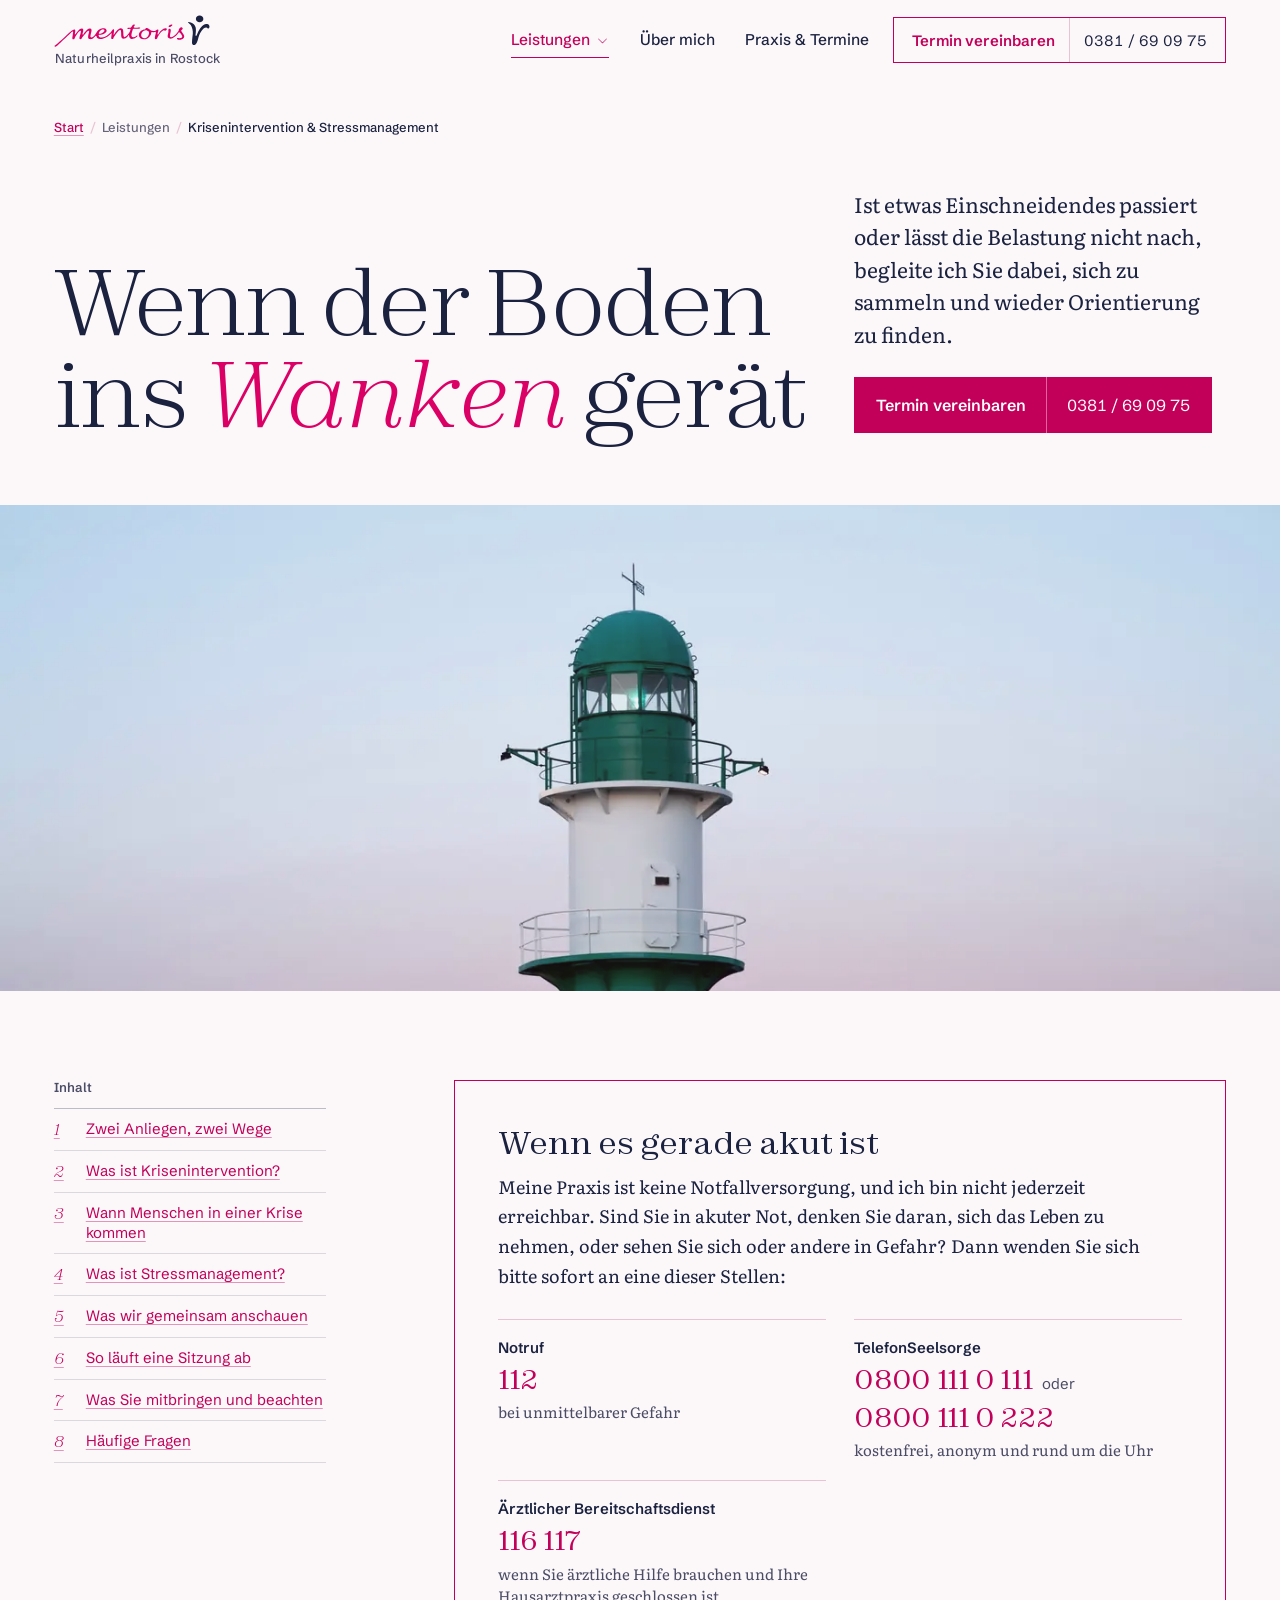
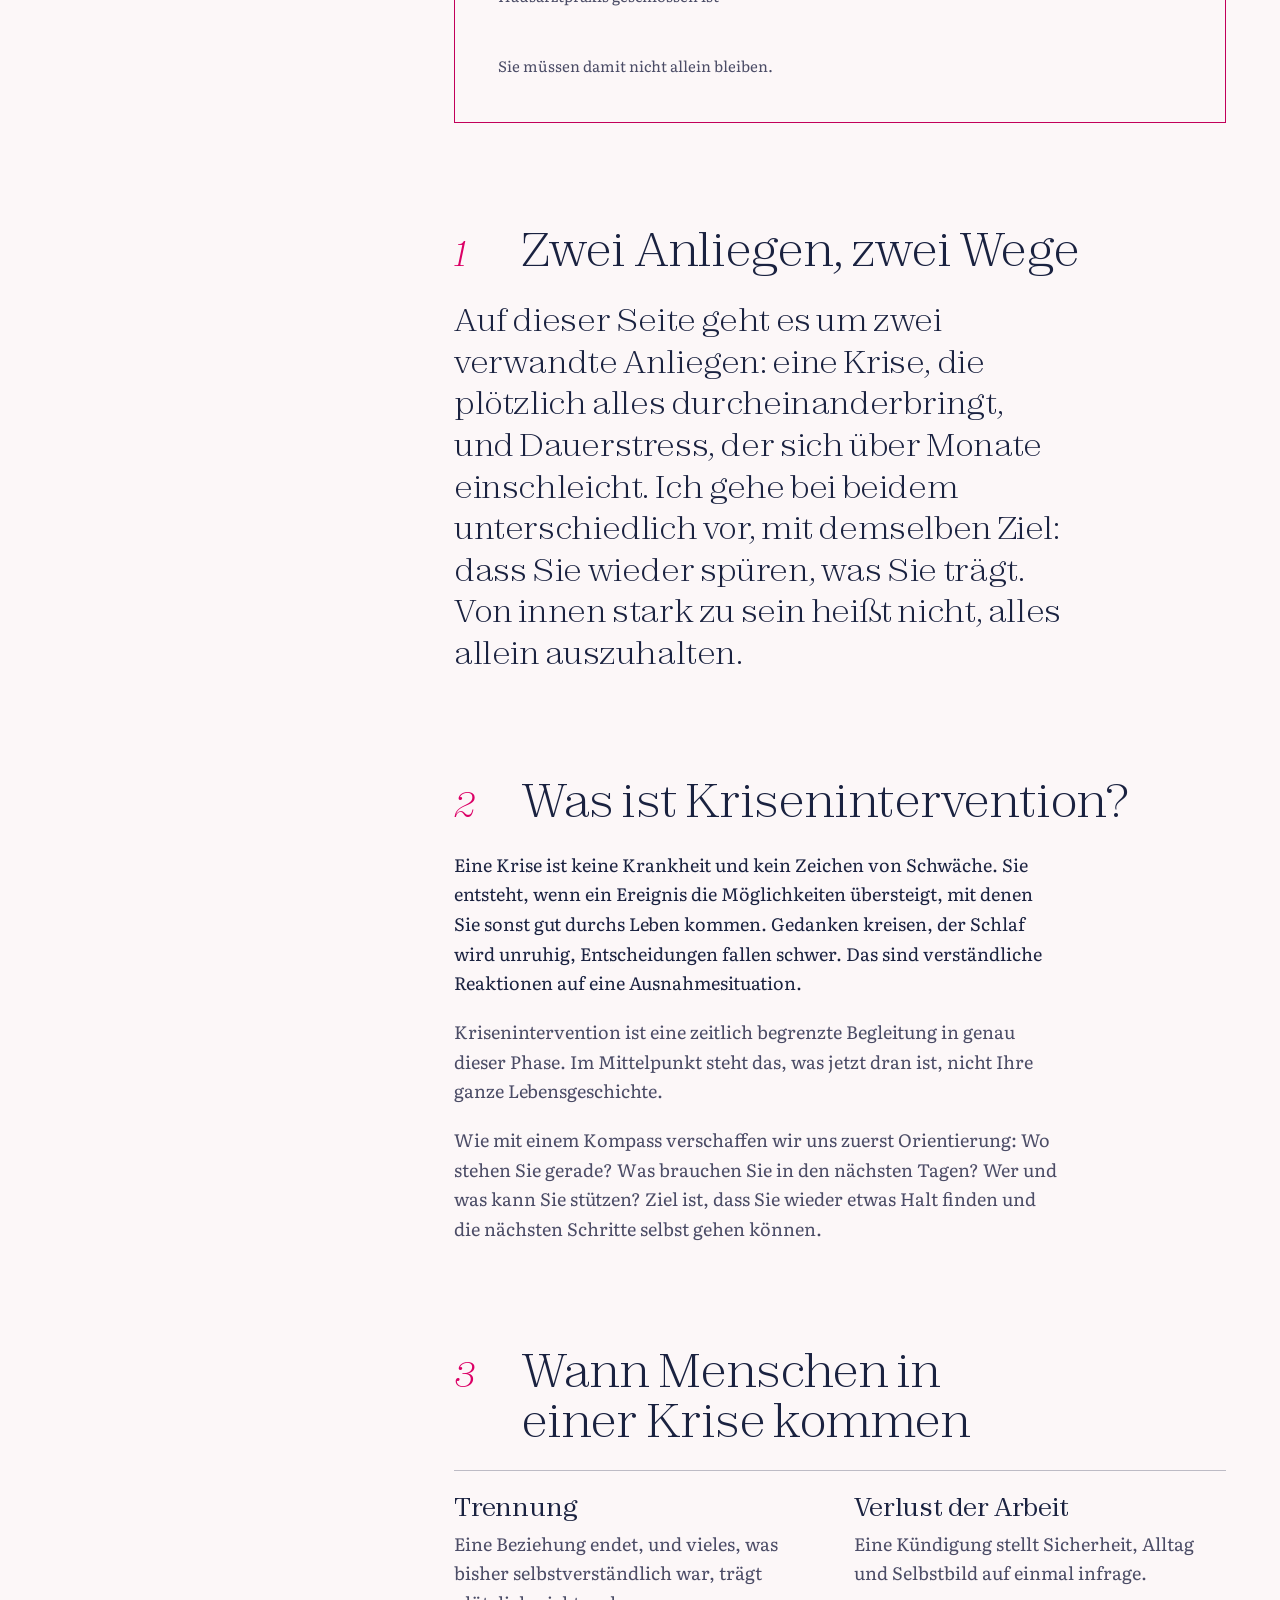
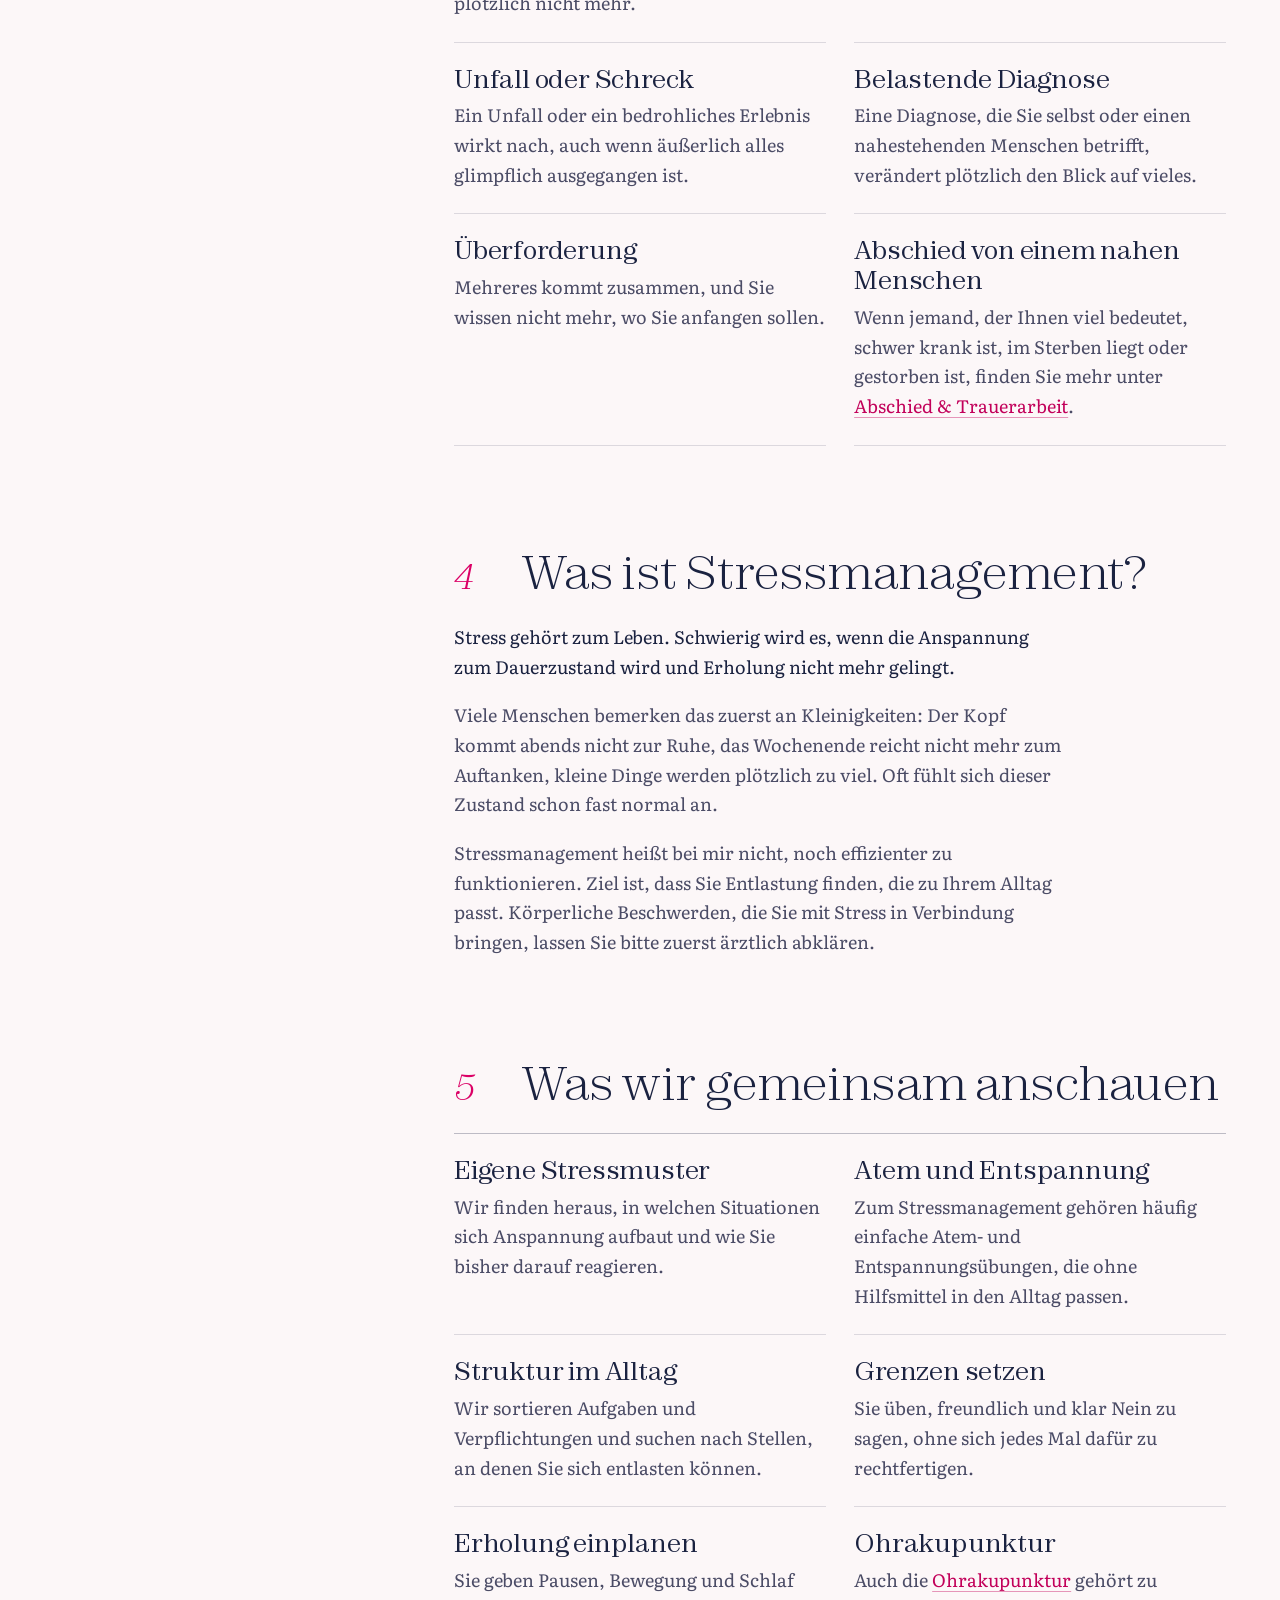
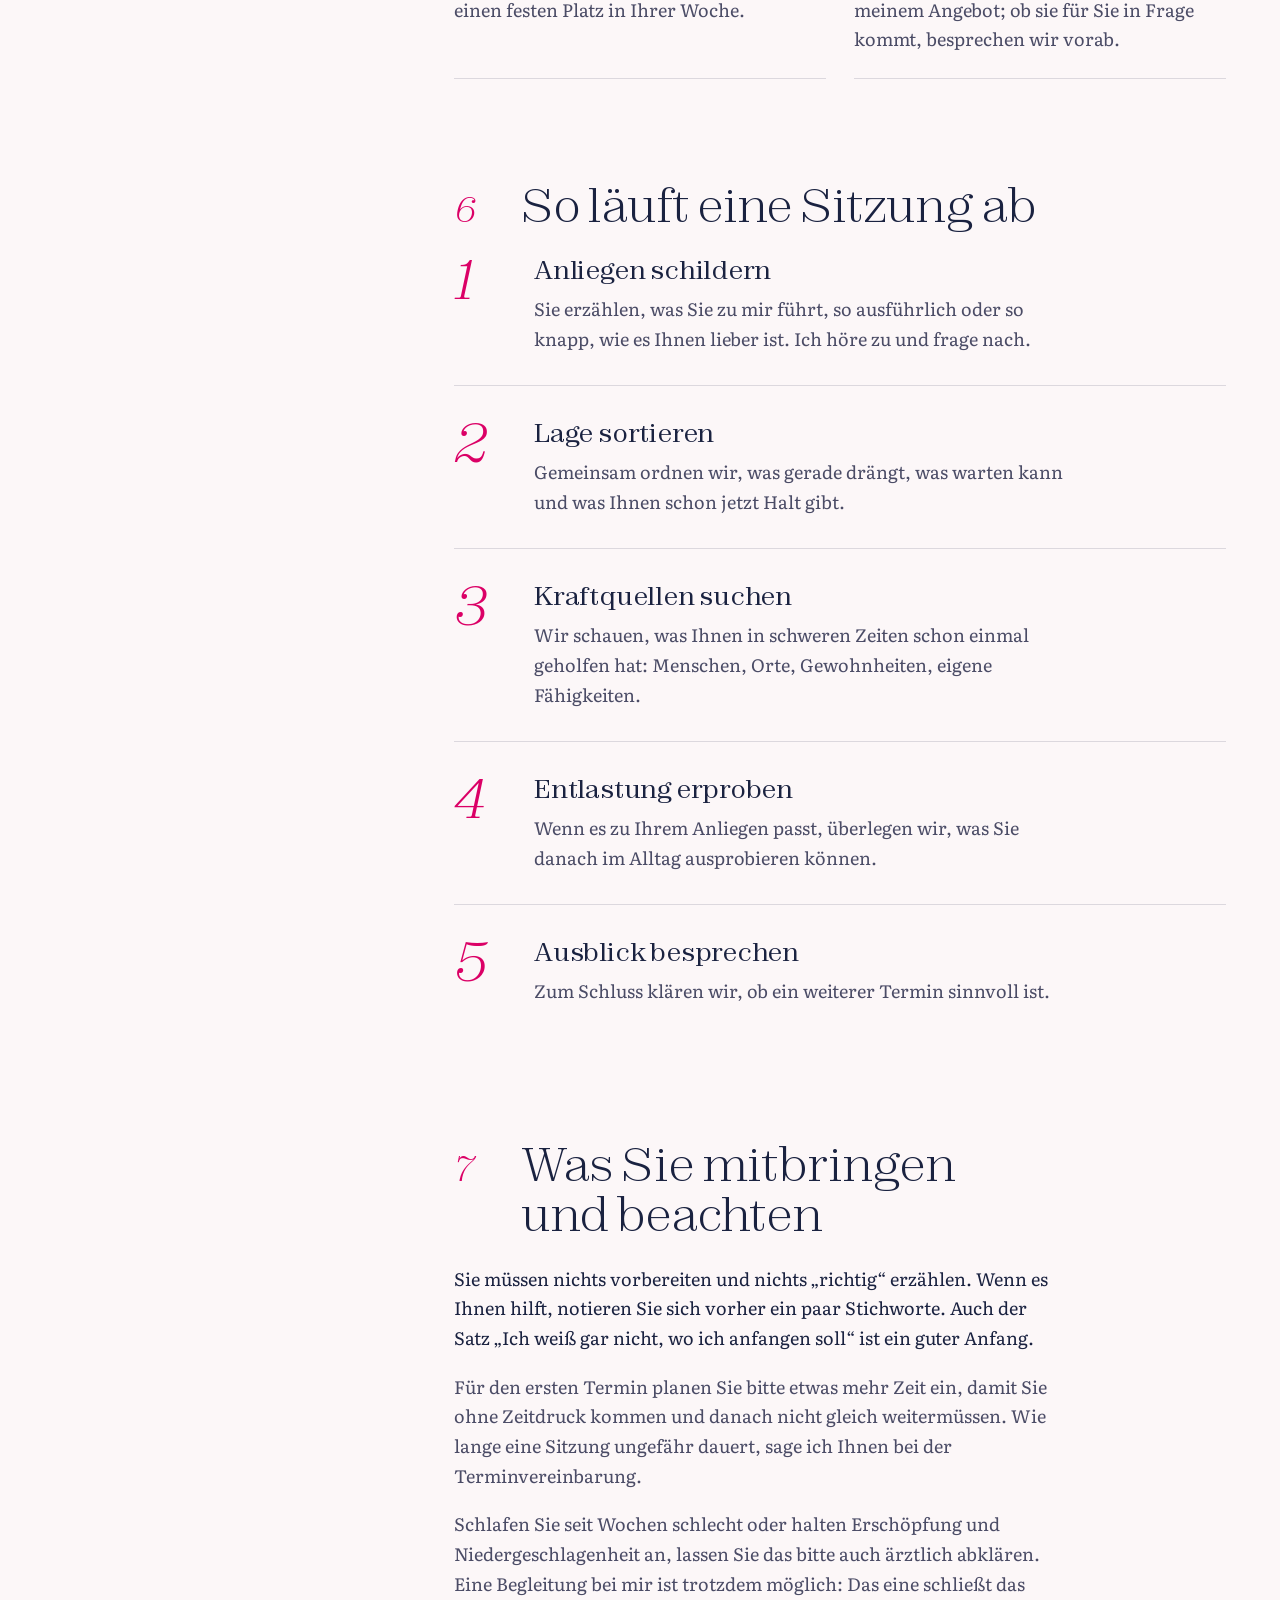
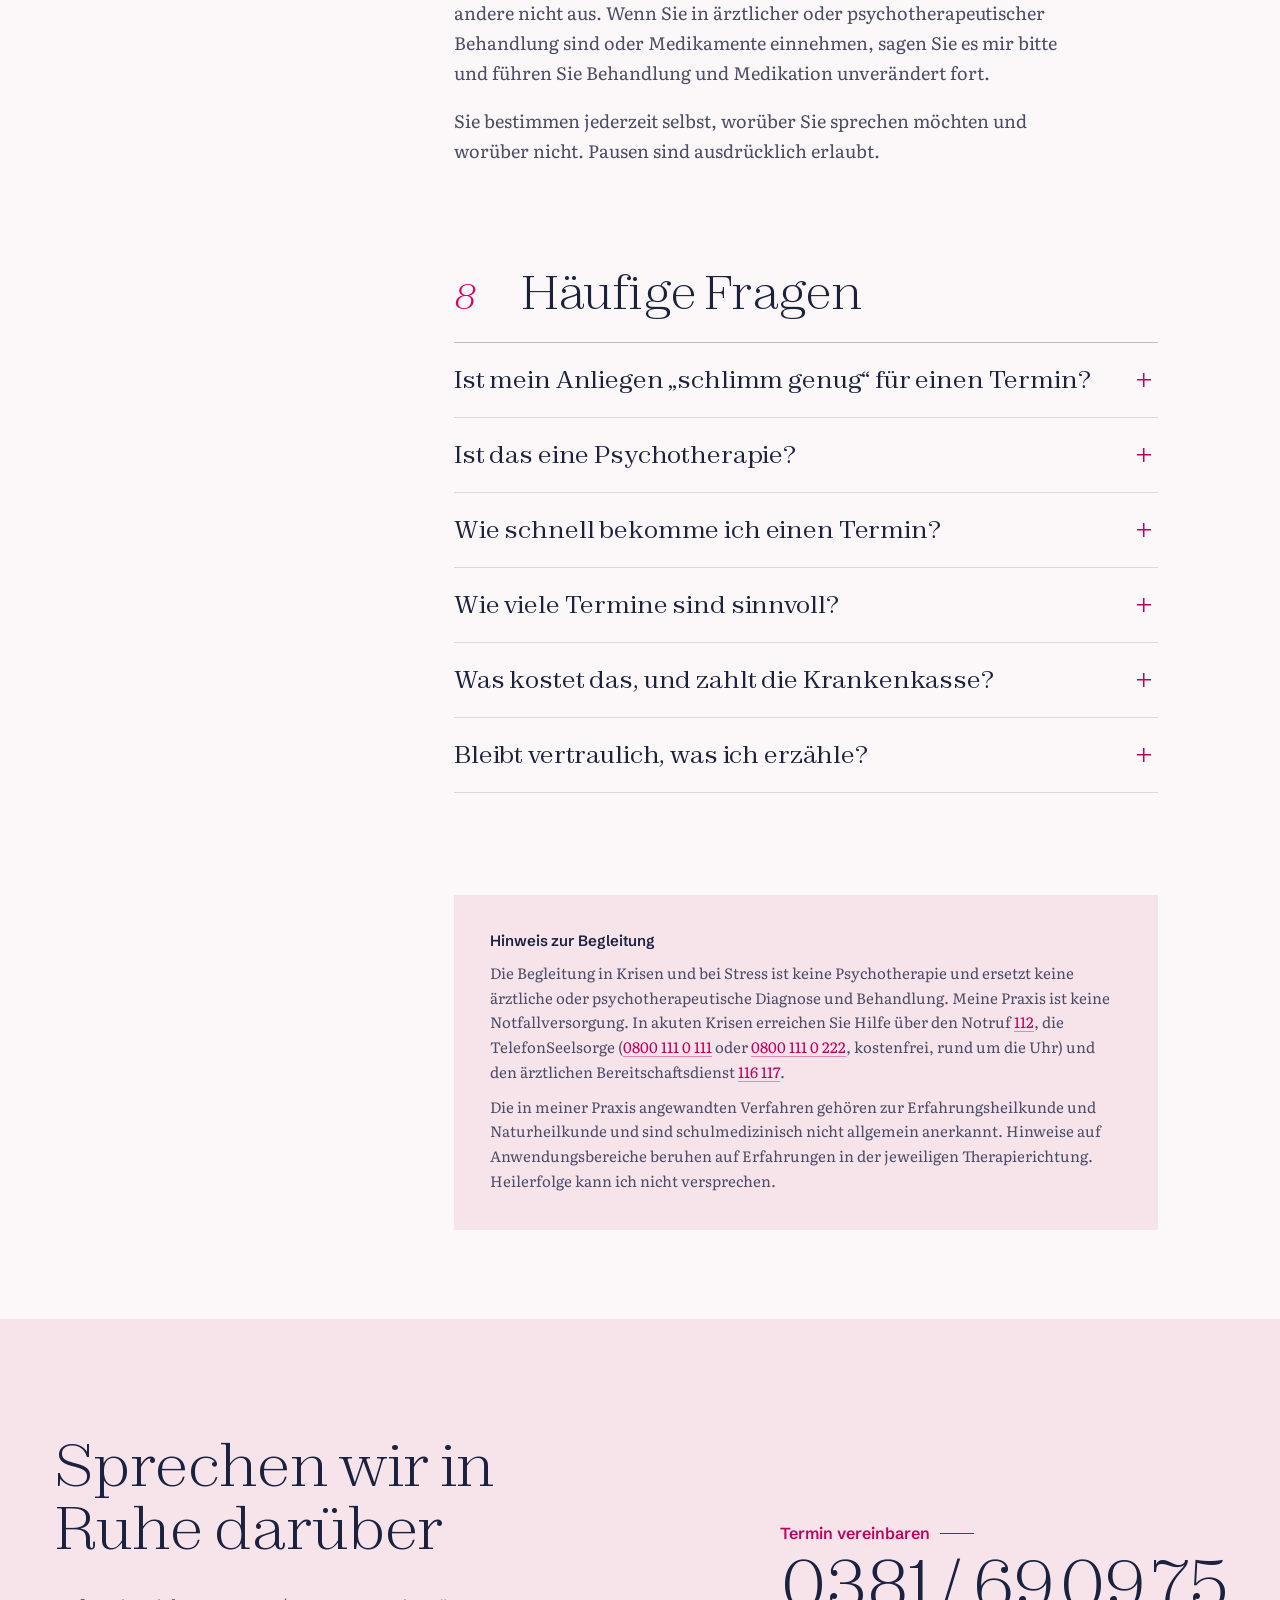
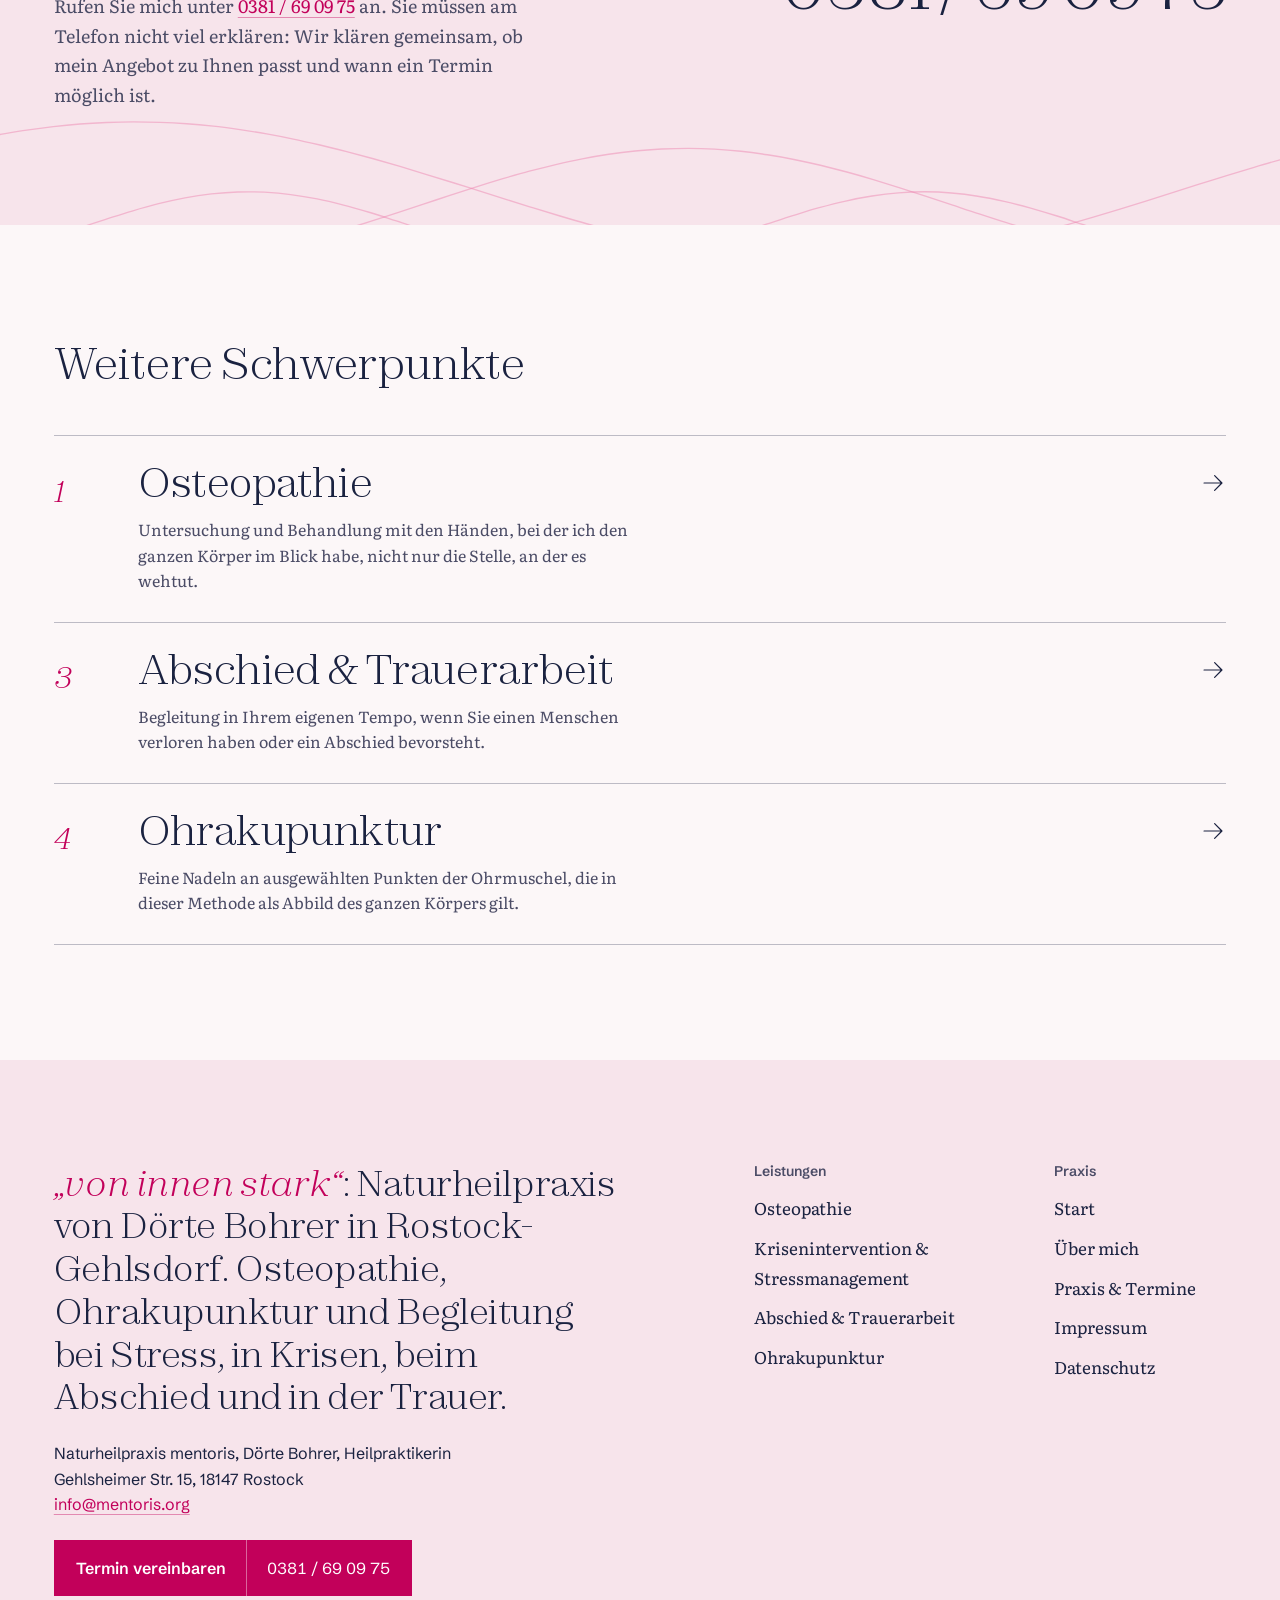
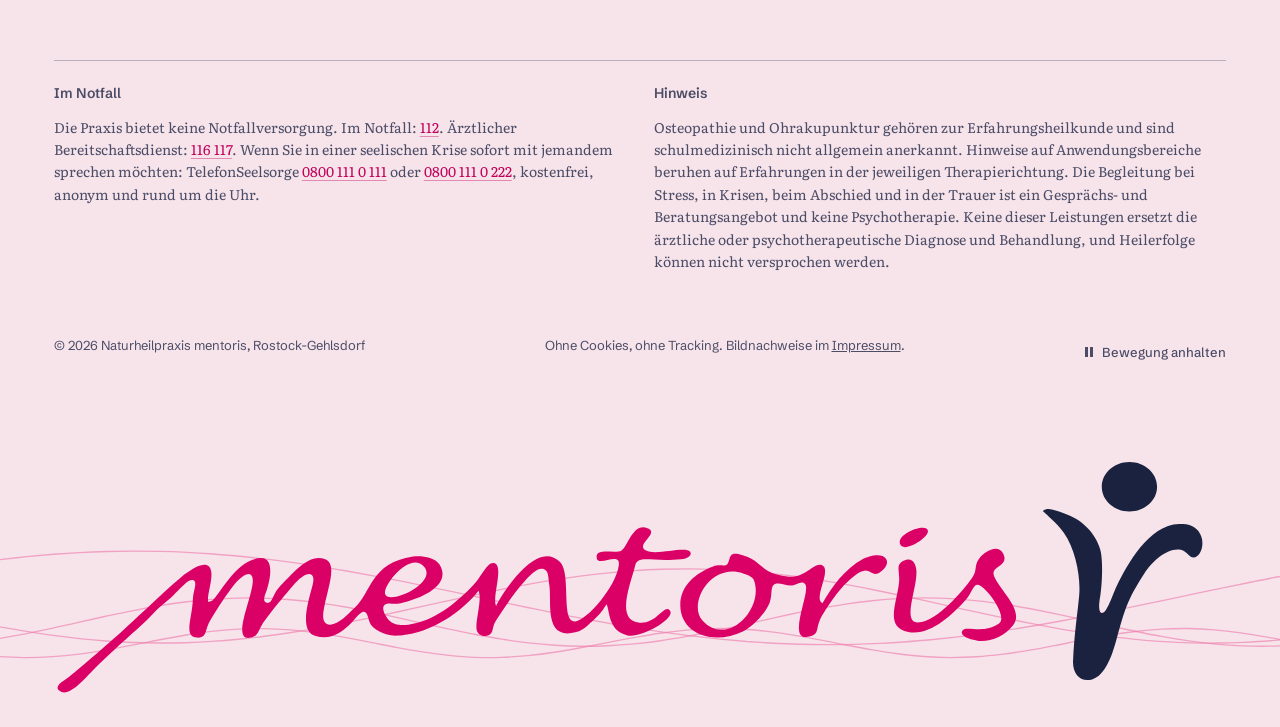
<file: krisenintervention-stressmanagement.html>
<!doctype html>
<html lang="de">
<head>
  <meta charset="utf-8">
  
  <meta name="viewport" content="width=device-width, initial-scale=1">
  <title>Krisenintervention &amp; Stressmanagement | mentoris Rostock</title>
  <meta name="description" content="Begleitung in Krisen und bei Dauerstress in Rostock-Gehlsdorf. Gespräche, Orientierung und Wege zur Entlastung. Dörte Bohrer, Heilpraktikerin.">
  <meta name="robots" content="noindex, nofollow">
  <link rel="canonical" href="https://mentoris.org/krisenintervention-stressmanagement.html">
  <meta name="color-scheme" content="light">
  <meta name="theme-color" content="#FCF7F8">
  <meta property="og:type" content="website">
  <meta property="og:locale" content="de_DE">
  <meta property="og:site_name" content="mentoris Naturheilpraxis">
  <meta property="og:title" content="Krisenintervention &amp; Stressmanagement | mentoris Rostock">
  <meta property="og:description" content="Begleitung in Krisen und bei Dauerstress in Rostock-Gehlsdorf. Gespräche, Orientierung und Wege zur Entlastung. Dörte Bohrer, Heilpraktikerin.">
  <meta property="og:url" content="https://mentoris.org/krisenintervention-stressmanagement.html">
  <meta property="og:image" content="https://mentoris.org/assets/img/krise-orientierung.jpg">
  <meta name="twitter:card" content="summary_large_image">
  <link rel="preload" href="assets/fonts/literata-var.woff2" as="font" type="font/woff2" crossorigin>
  <link rel="preload" href="assets/fonts/zodiak-var.woff2" as="font" type="font/woff2" crossorigin>
  <link rel="stylesheet" href="assets/css/site.css?v=8f4e2084">
  <link rel="icon" href="favicon.ico" sizes="32x32">
  <link rel="icon" href="favicon.svg" type="image/svg+xml">
  <link rel="apple-touch-icon" href="apple-touch-icon.png">
  <link rel="manifest" href="site.webmanifest">
  <script>var d=document.documentElement,off=false;d.classList.add('js');try{off=localStorage.getItem('mentoris-bewegung')==='aus'}catch(e){}if(off){d.classList.add('motion-off')}else{d.classList.add('motion');setTimeout(function(){if(!d.classList.contains('js-ready'))d.classList.remove('motion')},3000)}</script>
  <script src="assets/js/main.js?v=bd253430" defer></script>
</head>
<body class="page-krisenintervention-stressmanagement tpl-service">
  <a class="skip" href="#inhalt">Zum Inhalt springen</a>
<header class="masthead" data-masthead>
  <div class="masthead__inner">
    <a class="brand" href="./" aria-label="mentoris Naturheilpraxis in Rostock, zur Startseite">
      <span class="wordmark"><svg aria-hidden="true" focusable="false" xmlns="http://www.w3.org/2000/svg" viewBox="0 0 170.8 35.3">
  <path fill="var(--rose, #DB0066)" fill-rule="evenodd" d="M22.85 21.33C23.1 21.32 23.32 21.24 23.47 21.14C24.46 20.46 26.98 15 30.61 14.84C32.9 14.75 31.92 18.56 31.43 19.91C31.3 20.26 30.84 21.3 31.54 21.47C32.35 21.67 32.51 20.08 33.2 19.37C35.63 16.88 37.84 14.09 40.21 15.03C42 15.73 40.66 19.1 40.09 21.98C39.91 22.88 39.53 24.62 40.9 24.71C42.13 24.78 43.62 23.09 44.54 22.25C47.12 19.89 46.9 15.54 53.23 14.6C54.27 14.45 56.4 14.58 57.16 15.8C59.17 19.06 53.87 21.01 51.4 21.53C50.27 21.77 49.65 21.41 49.15 21.67C48.31 22.12 49.21 23.55 49.63 24.02C50.36 24.84 51.57 24.83 52.55 24.71C56.28 24.27 59.62 21.55 62.21 18.81C63.4 17.55 64.34 15.18 65.35 15.62C66.7 16.19 64.91 20.61 65.55 21.94C66.31 20.32 71.55 11.86 75.03 15.43C76.76 17.21 75.07 24.51 77.31 24.23C79.03 24.01 83.33 19.08 83.74 15.89C84.02 13.72 80.5 16.36 80.45 14.7C80.4 13.26 83.24 14.28 84.15 13.71C85.09 13.11 85.81 9.57 87.99 10.4C89.92 11.13 86.05 12.86 87.79 13.73C89.3 14.49 93.64 13.02 94.31 13.9C94.6 14.28 94.22 14.9 92.98 15.02C88.45 15.48 86.58 14.26 86.15 16.02C85.54 18.59 83.23 23.87 86.62 24.38C89.26 24.77 90.47 21.59 91.29 22.56C92.35 23.79 87.02 26.75 85.04 26.3C82.17 25.63 82.44 22.83 81.93 21.69C81.36 22.54 81.1 23.14 79.12 24.83C78.59 25.29 78.13 25.64 77.28 25.85C72.58 27.02 73.82 21.3 73.44 18.88C73.26 17.72 73.38 16.8 72.67 16.49C71.72 16.08 70.51 17.46 69.78 18.27C68.32 19.87 66.86 22.05 65.56 24.06C65.06 24.84 65.15 25.3 64.94 25.76C64.49 26.76 63.01 26.52 62.7 25.61C62.32 24.5 63.53 21.06 62.95 19.68C60.87 22.32 57.16 25.09 53.31 25.98C52.53 26.16 51.1 26.41 50.2 26.32C49.03 26.2 47.31 25.44 46.84 24.45C46.58 23.89 46.48 22.59 45.73 22.84C44.69 23.2 42.71 27.49 38.78 26.39C36.42 25.73 37.6 21.68 38.05 19.92C38.29 18.95 38.82 17.63 38.09 17.26C37.24 16.82 35.79 18.5 35.29 19.09C34.2 20.39 31.68 23.35 30.82 24.75C30.25 25.67 30.22 26.55 28.95 26.67C25.95 26.95 30.53 18.6 29.24 17.37C28.5 16.66 26.89 18.55 26.45 19.12C25.56 20.25 23.37 23.54 22.82 24.81C22.45 25.67 22.54 26.75 21.18 26.63C19.13 26.45 20.52 23.73 20.6 20.75C20.62 19.74 21.33 18.43 20.67 18.12C19.81 17.71 18.25 20.08 16.62 21.3C15.28 22.3 14.15 23.73 12.83 24.92C9.53 27.91 7.87 29.35 5.67 31.59C4.66 32.61 2.13 35.69 0.77 34.49C-0.07 33.76 1.52 33.02 2.15 32.51C4.32 30.77 7.13 28.26 8.2 27.34C11.8 24.26 15.89 20.1 18.63 17.85C19.45 17.18 22.05 15.09 23.01 16.13C23.94 17.15 22.61 20.19 22.85 21.33ZM129.58 10.85C129.64 11.88 125.89 14.23 125.43 12.73C124.94 11.17 129.51 9.51 129.58 10.85ZM134.62 25.71C135 24.61 137.72 26.27 140.11 24.55C141.54 23.51 138.1 18.95 137 18.8C136.25 18.71 136.16 19.96 135.13 21.09C133.21 23.22 129.86 26.44 126.66 25.8C123.09 25.08 124.99 21.57 125.29 18.44C125.45 16.83 124.75 15.94 125.81 15.32C127.16 14.53 127.81 15.51 127.87 16.77C128 19.51 125.54 24.67 128.33 24.36C131.01 24.07 134.7 19.8 136.16 17.71C136.94 16.6 136.37 16.07 137.13 14.97C137.93 13.83 140.02 12.64 140.76 14.23C141.67 16.17 138.74 15.97 139.39 17.52C140.32 19.75 143.9 22.56 142.2 24.79C140.91 26.48 138.73 27.32 136.91 27.09C136.32 27.01 134.31 26.59 134.62 25.71ZM113.94 21.54C115.23 19.17 117.37 16.33 119.87 15.01C120.79 14.52 122.76 13.97 123.38 14.99C123.9 15.84 122.78 16.82 122.25 17.08C121.38 17.51 121.05 16.64 120.19 16.7C119.28 16.77 118.1 17.92 117.35 18.66C116.22 19.77 114.07 22.83 113.49 24.19C112.96 25.41 113.52 26.19 111.7 26.52C108.8 27.03 111.88 20.41 111.48 18.94C111.39 18.64 111.18 18.51 110.98 18.47C110.49 18.39 110.09 18.83 109.44 18.91C108.71 18.99 107.95 18.62 107.36 18.61C106 18.58 106.63 20.1 106.12 21.42C105.54 22.93 103.7 24.94 102.21 25.67C97.84 27.8 92.95 26.15 92.86 21.9C92.8 19.07 95 17.07 97.72 16.08C98.7 15.73 99.14 16.09 99.6 15.89C100.44 15.53 99.74 13.84 101.46 14.25C105.31 15.16 104.25 16.96 108.72 17.58C111.3 17.95 112.64 15.43 113.82 15.87C115.33 16.43 112.94 20.18 113.65 21.27C113.73 21.39 113.84 21.48 113.94 21.54ZM49.09 20.17C49.58 21.87 56.7 18.66 54.96 16.25C53.04 13.58 48.7 18.82 49.09 20.17ZM103.83 18.28C103.62 17.64 103.15 17.46 102.18 17.12C97.45 15.43 93.89 21.58 96.15 24.11C99.71 28.1 105.21 22.48 103.83 18.28Z"/>
  <path fill="var(--ink, #002762)" fill-rule="evenodd" d="M146.6 7.84C147.43 7.25 148.42 7.78 149.81 8.23C152.3 9.05 154.4 11.04 155.12 13.56C155.58 15.16 155.38 18.84 155.15 20.3C155.07 20.79 154.65 22.96 155.41 22.99C156.12 23.01 156.97 20.2 157.55 19.03C159.12 15.8 162.31 9.91 166.8 9.78C168.07 9.75 168.98 9.95 169.67 10.84C170.92 12.45 170.01 14.85 168.88 14.75C168.13 14.69 167.98 13.66 166.83 13.58C164.83 13.43 162.71 15.51 161.66 17.13C159.11 21.05 158.74 22.58 157.59 26.7C157.41 27.37 157.2 28.11 156.95 28.81C156.38 30.4 155.45 32.41 153.91 32.83C152.09 33.33 151.01 31.88 151.09 30.09C151.26 26.15 151.8 22.64 152 20.39C152.25 17.65 151.45 13.53 149.72 11.08C148.61 9.51 147.28 8.52 146.6 7.84ZM163.55 4.27C163.55 6.3 161.72 7.94 159.45 7.94C157.19 7.94 155.35 6.3 155.35 4.27C155.35 2.24 157.19 0.6 159.45 0.6C161.72 0.6 163.55 2.24 163.55 4.27Z"/>
</svg>
</span>
      <span class="brand__sub">Naturheilpraxis in Rostock</span>
    </a>

    <nav class="nav" aria-label="Hauptnavigation">
      <ul class="nav__list">
        <li class="nav__item nav__item--sub" data-sub data-section="leistungen" data-current>
          <button class="nav__link nav__toggle" type="button" aria-expanded="false" aria-controls="sub-leistungen">
            Leistungen <svg class="icon nav__caret" viewBox="0 0 256 256" fill="currentColor" aria-hidden="true" focusable="false"><path d="M212.24,100.24l-80,80a6,6,0,0,1-8.48,0l-80-80a6,6,0,0,1,8.48-8.48L128,167.51l75.76-75.75a6,6,0,0,1,8.48,8.48Z"/></svg>
          </button>
          <div class="sub" id="sub-leistungen">
            <ul>
              <li><a href="osteopathie.html" data-nav>Osteopathie</a></li>
              <li><a href="krisenintervention-stressmanagement.html" data-nav aria-current="page">Krisenintervention&nbsp;&amp; Stressmanagement</a></li>
              <li><a href="abschied-trauerarbeit.html" data-nav>Abschied&nbsp;&amp; Trauerarbeit</a></li>
              <li><a href="ohrakupunktur.html" data-nav>Ohrakupunktur</a></li>
            </ul>
          </div>
        </li>
        <li class="nav__item"><a class="nav__link" href="ueber-mich.html" data-nav>Über mich</a></li>
        <li class="nav__item"><a class="nav__link" href="praxis.html" data-nav>Praxis &amp; Termine</a></li>
      </ul>
    </nav>

    <a class="call" href="tel:+49381690975">
      <span class="call__label">Termin vereinbaren</span>
      <span class="call__num">0381 / 69 09 75</span>
    </a>

    <button class="menu-btn" type="button" aria-expanded="false" aria-controls="menu" data-menu-btn>
      <span class="menu-btn__open">Menü</span><span class="menu-btn__close">Schließen</span>
    </button>
  </div>

  <div class="progress" aria-hidden="true"></div>

  <nav class="menu" id="menu" aria-label="Menü" data-menu>
    <div class="menu__inner">
      <ul class="menu__list">
        <li><a href="osteopathie.html" data-nav>Osteopathie</a></li>
        <li><a href="krisenintervention-stressmanagement.html" data-nav aria-current="page">Krisenintervention&nbsp;&amp; Stressmanagement</a></li>
        <li><a href="abschied-trauerarbeit.html" data-nav>Abschied&nbsp;&amp; Trauerarbeit</a></li>
        <li><a href="ohrakupunktur.html" data-nav>Ohrakupunktur</a></li>
        <li class="menu__minor"><a href="ueber-mich.html" data-nav>Über mich</a></li>
        <li class="menu__minor"><a href="praxis.html" data-nav>Praxis &amp; Termine</a></li>
      </ul>
      <a class="btn btn--wide" href="tel:+49381690975">
        <span class="btn__label">Termin vereinbaren</span>
        <span class="btn__num">0381 / 69 09 75</span>
      </a>
    </div>
  </nav>
</header>

  <main id="inhalt" tabindex="-1">
<nav class="wrap crumbs" aria-label="Brotkrumen">
  <ol>
    <li><a href="./">Start</a></li>
    <li><span>Leistungen</span></li>
    <li><span aria-current="page">Krisen&shy;intervention&nbsp;&amp; Stress&shy;management</span></li>
  </ol>
</nav>
<section class="page-head">
  <div class="wrap page-head__type">
    <h1 class="page-head__title">Wenn der Boden ins <em>Wanken</em> gerät</h1>
    <div class="page-head__aside" data-reveal style="--d:200ms">
      <p class="page-head__lead">Ist etwas Einschneidendes passiert oder lässt die Belastung nicht nach, begleite ich Sie dabei, sich zu sammeln und wieder Orientierung zu finden.</p>
      <a class="btn btn--fluid" href="tel:+49381690975">
  <span class="btn__label">Termin vereinbaren</span>
  <span class="btn__num">0381 / 69 09 75</span>
</a>
    </div>
  </div>
</section>
<figure class="page-head__photo">
  <div class="photo"><img src="assets/img/krise-orientierung-1400.webp" srcset="assets/img/krise-orientierung-800.webp 800w, assets/img/krise-orientierung-1400.webp 1400w, assets/img/krise-orientierung-2200.webp 2200w" sizes="100vw" width="2200" height="1393" alt="Grün-weißes Molenfeuer in Warnemünde vor einem ruhigen, blau-rosé verlaufenden Abendhimmel" style="object-position:50% 45%" loading="eager" decoding="sync" fetchpriority="high"></div>
  
</figure>
<div class="wrap article-wrap">
  <div class="article-grid">
    <nav class="contents" aria-label="Inhalt dieser Seite" data-toc>
  <details open>
    <summary class="contents__summary">Inhalt dieser Seite <svg class="icon" viewBox="0 0 256 256" fill="currentColor" aria-hidden="true" focusable="false"><path d="M212.24,100.24l-80,80a6,6,0,0,1-8.48,0l-80-80a6,6,0,0,1,8.48-8.48L128,167.51l75.76-75.75a6,6,0,0,1,8.48,8.48Z"/></svg></summary>
    <p class="contents__title" aria-hidden="true">Inhalt</p>
    <ol>
      <li><a href="#zwei-anliegen-zwei-wege">Zwei Anliegen, zwei Wege</a></li>
      <li><a href="#was-ist-krisenintervention">Was ist Krisenintervention?</a></li>
      <li><a href="#wann-menschen-in-einer-krise-kommen">Wann Menschen in einer Krise kommen</a></li>
      <li><a href="#was-ist-stressmanagement">Was ist Stressmanagement?</a></li>
      <li><a href="#was-wir-gemeinsam-anschauen">Was wir gemeinsam anschauen</a></li>
      <li><a href="#so-laeuft-eine-sitzung-ab">So läuft eine Sitzung ab</a></li>
      <li><a href="#was-sie-mitbringen-und-beachten">Was Sie mitbringen und beachten</a></li>
      <li><a href="#haeufige-fragen">Häufige Fragen</a></li>
    </ol>
  </details>
</nav>
    <div class="article">
<aside class="akut" aria-labelledby="wenn-es-gerade-akut-ist">
  <div class="akut__head">
    <h2 class="akut__title" id="wenn-es-gerade-akut-ist">Wenn es gerade akut ist</h2>
    <p>Meine Praxis ist keine Notfallversorgung, und ich bin nicht jederzeit erreichbar. Sind Sie in akuter Not, denken Sie daran, sich das Leben zu nehmen, oder sehen Sie sich oder andere in Gefahr? Dann wenden Sie sich bitte sofort an eine dieser Stellen:</p>
  </div>
  <ul class="akut__list"><li>
      <span class="akut__name">Notruf</span>
      <span class="akut__nums"><a class="akut__num" href="tel:112">112</a></span>
      <span class="akut__info">bei unmittelbarer Gefahr</span>
    </li>
<li>
      <span class="akut__name">TelefonSeelsorge</span>
      <span class="akut__nums"><a class="akut__num" href="tel:+498001110111">0800 111 0 111</a> <span class="akut__or">oder</span> <a class="akut__num" href="tel:+498001110222">0800 111 0 222</a></span>
      <span class="akut__info">kostenfrei, anonym und rund um die Uhr</span>
    </li>
<li>
      <span class="akut__name">Ärztlicher Bereitschaftsdienst</span>
      <span class="akut__nums"><a class="akut__num" href="tel:116117">116 117</a></span>
      <span class="akut__info">wenn Sie ärztliche Hilfe brauchen und Ihre Hausarztpraxis geschlossen ist</span>
    </li></ul>
  <div class="akut__foot"><p>Sie müssen damit nicht allein bleiben.</p></div>
</aside>
<section id="zwei-anliegen-zwei-wege" aria-labelledby="zwei-anliegen-zwei-wege-h">
  <div class="sec-head" data-reveal><span class="sec-head__num" aria-hidden="true">1</span><h2 id="zwei-anliegen-zwei-wege-h">Zwei Anliegen, zwei Wege</h2></div>
  <div class="prose"><p>Auf dieser Seite geht es um zwei verwandte Anliegen: eine Krise, die plötzlich alles durcheinanderbringt, und Dauerstress, der sich über Monate einschleicht. Ich gehe bei beidem unterschiedlich vor, mit demselben Ziel: dass Sie wieder spüren, was Sie trägt. Von innen stark zu sein heißt nicht, alles allein auszuhalten.</p></div>
</section>
<section id="was-ist-krisenintervention" aria-labelledby="was-ist-krisenintervention-h">
  <div class="sec-head" data-reveal><span class="sec-head__num" aria-hidden="true">2</span><h2 id="was-ist-krisenintervention-h">Was ist Krisenintervention?</h2></div>
  <div class="prose"><p>Eine Krise ist keine Krankheit und kein Zeichen von Schwäche. Sie entsteht, wenn ein Ereignis die Möglichkeiten übersteigt, mit denen Sie sonst gut durchs Leben kommen. Gedanken kreisen, der Schlaf wird unruhig, Entscheidungen fallen schwer. Das sind verständliche Reaktionen auf eine Ausnahmesituation.</p>
<p>Krisenintervention ist eine zeitlich begrenzte Begleitung in genau dieser Phase. Im Mittelpunkt steht das, was jetzt dran ist, nicht Ihre ganze Lebensgeschichte.</p>
<p>Wie mit einem Kompass verschaffen wir uns zuerst Orientierung: Wo stehen Sie gerade? Was brauchen Sie in den nächsten Tagen? Wer und was kann Sie stützen? Ziel ist, dass Sie wieder etwas Halt finden und die nächsten Schritte selbst gehen können.</p></div>
</section>
<section id="wann-menschen-in-einer-krise-kommen" aria-labelledby="wann-menschen-in-einer-krise-kommen-h">
  <div class="sec-head" data-reveal><span class="sec-head__num" aria-hidden="true">3</span><h2 id="wann-menschen-in-einer-krise-kommen-h">Wann Menschen in einer Krise kommen</h2></div>
  
<ul class="points points--2">
  <li class="point" data-reveal style="--d:0ms">
    <p class="point__title">Trennung</p>
    <p>Eine Beziehung endet, und vieles, was bisher selbstverständlich war, trägt plötzlich nicht mehr.</p>
  </li>
  <li class="point" data-reveal style="--d:80ms">
    <p class="point__title">Verlust der Arbeit</p>
    <p>Eine Kündigung stellt Sicherheit, Alltag und Selbstbild auf einmal infrage.</p>
  </li>
  <li class="point" data-reveal style="--d:0ms">
    <p class="point__title">Unfall oder Schreck</p>
    <p>Ein Unfall oder ein bedrohliches Erlebnis wirkt nach, auch wenn äußerlich alles glimpflich ausgegangen ist.</p>
  </li>
  <li class="point" data-reveal style="--d:80ms">
    <p class="point__title">Belastende Diagnose</p>
    <p>Eine Diagnose, die Sie selbst oder einen nahestehenden Menschen betrifft, verändert plötzlich den Blick auf vieles.</p>
  </li>
  <li class="point" data-reveal style="--d:0ms">
    <p class="point__title">Überforderung</p>
    <p>Mehreres kommt zusammen, und Sie wissen nicht mehr, wo Sie anfangen sollen.</p>
  </li>
  <li class="point" data-reveal style="--d:80ms">
    <p class="point__title">Abschied von einem nahen Menschen</p>
    <p>Wenn jemand, der Ihnen viel bedeutet, schwer krank ist, im Sterben liegt oder gestorben ist, finden Sie mehr unter <a href="abschied-trauerarbeit.html">Abschied &amp; Trauerarbeit</a>.</p>
  </li>
</ul>

</section>
<section id="was-ist-stressmanagement" aria-labelledby="was-ist-stressmanagement-h">
  <div class="sec-head" data-reveal><span class="sec-head__num" aria-hidden="true">4</span><h2 id="was-ist-stressmanagement-h">Was ist Stressmanagement?</h2></div>
  <div class="prose"><p>Stress gehört zum Leben. Schwierig wird es, wenn die Anspannung zum Dauerzustand wird und Erholung nicht mehr gelingt.</p>
<p>Viele Menschen bemerken das zuerst an Kleinigkeiten: Der Kopf kommt abends nicht zur Ruhe, das Wochenende reicht nicht mehr zum Auftanken, kleine Dinge werden plötzlich zu viel. Oft fühlt sich dieser Zustand schon fast normal an.</p>
<p>Stressmanagement heißt bei mir nicht, noch effizienter zu funktionieren. Ziel ist, dass Sie Entlastung finden, die zu Ihrem Alltag passt. Körperliche Beschwerden, die Sie mit Stress in Verbindung bringen, lassen Sie bitte zuerst ärztlich abklären.</p></div>
</section>
<section id="was-wir-gemeinsam-anschauen" aria-labelledby="was-wir-gemeinsam-anschauen-h">
  <div class="sec-head" data-reveal><span class="sec-head__num" aria-hidden="true">5</span><h2 id="was-wir-gemeinsam-anschauen-h">Was wir gemeinsam anschauen</h2></div>
  
<ul class="points points--2">
  <li class="point" data-reveal style="--d:0ms">
    <p class="point__title">Eigene Stressmuster</p>
    <p>Wir finden heraus, in welchen Situationen sich Anspannung aufbaut und wie Sie bisher darauf reagieren.</p>
  </li>
  <li class="point" data-reveal style="--d:80ms">
    <p class="point__title">Atem und Entspannung</p>
    <p>Zum Stressmanagement gehören häufig einfache Atem- und Entspannungsübungen, die ohne Hilfsmittel in den Alltag passen.</p>
  </li>
  <li class="point" data-reveal style="--d:0ms">
    <p class="point__title">Struktur im Alltag</p>
    <p>Wir sortieren Aufgaben und Verpflichtungen und suchen nach Stellen, an denen Sie sich entlasten können.</p>
  </li>
  <li class="point" data-reveal style="--d:80ms">
    <p class="point__title">Grenzen setzen</p>
    <p>Sie üben, freundlich und klar Nein zu sagen, ohne sich jedes Mal dafür zu rechtfertigen.</p>
  </li>
  <li class="point" data-reveal style="--d:0ms">
    <p class="point__title">Erholung einplanen</p>
    <p>Sie geben Pausen, Bewegung und Schlaf einen festen Platz in Ihrer Woche.</p>
  </li>
  <li class="point" data-reveal style="--d:80ms">
    <p class="point__title">Ohrakupunktur</p>
    <p>Auch die <a href="ohrakupunktur.html">Ohrakupunktur</a> gehört zu meinem Angebot; ob sie für Sie in Frage kommt, besprechen wir vorab.</p>
  </li>
</ul>

</section>
<section id="so-laeuft-eine-sitzung-ab" aria-labelledby="so-laeuft-eine-sitzung-ab-h">
  <div class="sec-head" data-reveal><span class="sec-head__num" aria-hidden="true">6</span><h2 id="so-laeuft-eine-sitzung-ab-h">So läuft eine Sitzung ab</h2></div>
  <ol class="steps">
  <li class="step" data-reveal>
    <span class="step__num" aria-hidden="true">1</span>
    <h3 class="step__title">Anliegen schildern</h3>
    <p>Sie erzählen, was Sie zu mir führt, so ausführlich oder so knapp, wie es Ihnen lieber ist. Ich höre zu und frage nach.</p>
  </li>
  <li class="step" data-reveal>
    <span class="step__num" aria-hidden="true">2</span>
    <h3 class="step__title">Lage sortieren</h3>
    <p>Gemeinsam ordnen wir, was gerade drängt, was warten kann und was Ihnen schon jetzt Halt gibt.</p>
  </li>
  <li class="step" data-reveal>
    <span class="step__num" aria-hidden="true">3</span>
    <h3 class="step__title">Kraftquellen suchen</h3>
    <p>Wir schauen, was Ihnen in schweren Zeiten schon einmal geholfen hat: Menschen, Orte, Gewohnheiten, eigene Fähigkeiten.</p>
  </li>
  <li class="step" data-reveal>
    <span class="step__num" aria-hidden="true">4</span>
    <h3 class="step__title">Entlastung erproben</h3>
    <p>Wenn es zu Ihrem Anliegen passt, überlegen wir, was Sie danach im Alltag ausprobieren können.</p>
  </li>
  <li class="step" data-reveal>
    <span class="step__num" aria-hidden="true">5</span>
    <h3 class="step__title">Ausblick besprechen</h3>
    <p>Zum Schluss klären wir, ob ein weiterer Termin sinnvoll ist.</p>
  </li>
</ol>
</section>
<section id="was-sie-mitbringen-und-beachten" aria-labelledby="was-sie-mitbringen-und-beachten-h">
  <div class="sec-head" data-reveal><span class="sec-head__num" aria-hidden="true">7</span><h2 id="was-sie-mitbringen-und-beachten-h">Was Sie mitbringen und beachten</h2></div>
  <div class="prose"><p>Sie müssen nichts vorbereiten und nichts „richtig“ erzählen. Wenn es Ihnen hilft, notieren Sie sich vorher ein paar Stichworte. Auch der Satz „Ich weiß gar nicht, wo ich anfangen soll“ ist ein guter Anfang.</p>
<p>Für den ersten Termin planen Sie bitte etwas mehr Zeit ein, damit Sie ohne Zeitdruck kommen und danach nicht gleich weitermüssen. Wie lange eine Sitzung ungefähr dauert, sage ich Ihnen bei der Terminvereinbarung.</p>
<p>Schlafen Sie seit Wochen schlecht oder halten Erschöpfung und Niedergeschlagenheit an, lassen Sie das bitte auch ärztlich abklären. Eine Begleitung bei mir ist trotzdem möglich: Das eine schließt das andere nicht aus. Wenn Sie in ärztlicher oder psychotherapeutischer Behandlung sind oder Medikamente einnehmen, sagen Sie es mir bitte und führen Sie Behandlung und Medikation unverändert fort.</p>
<p>Sie bestimmen jederzeit selbst, worüber Sie sprechen möchten und worüber nicht. Pausen sind ausdrücklich erlaubt.</p></div>
</section>
<section id="haeufige-fragen" aria-labelledby="haeufige-fragen-h">
  <div class="sec-head" data-reveal><span class="sec-head__num" aria-hidden="true">8</span><h2 id="haeufige-fragen-h">Häufige Fragen</h2></div>
  
<div class="faq">
  <details>
    <summary>Ist mein Anliegen „schlimm genug“ für einen Termin?</summary>
    <div class="faq__answer"><p>Sie müssen keine bestimmte Schwelle erreichen. Wenn Sie merken, dass Sie allein nicht weiterkommen, ist das Grund genug, sich zu melden. Am Telefon klären wir, ob mein Angebot zu Ihrem Anliegen passt.</p></div>
  </details>
  <details>
    <summary>Ist das eine Psychotherapie?</summary>
    <div class="faq__answer"><p>Nein. Ich biete Begleitung und Beratung im Gespräch an, keine ärztliche oder psychotherapeutische Behandlung. Passt eine andere Hilfe besser zu Ihnen, sage ich Ihnen das offen.</p></div>
  </details>
  <details>
    <summary>Wie schnell bekomme ich einen Termin?</summary>
    <div class="faq__answer"><p>Das hängt von meinem Kalender ab. Wenn es eilt, sagen Sie es mir am Telefon; dann schauen wir gemeinsam, was möglich ist. Erreichen Sie mich nicht gleich, versuchen Sie es bitte zu einem anderen Zeitpunkt noch einmal.</p>
<p>In einer akuten Notlage wählen Sie bitte den Notruf <a class="tel" href="tel:112">112</a> oder rufen Sie die TelefonSeelsorge an: <a class="tel" href="tel:+498001110111">0800 111 0 111</a> oder <a class="tel" href="tel:+498001110222">0800 111 0 222</a>, kostenfrei und rund um die Uhr.</p></div>
  </details>
  <details>
    <summary>Wie viele Termine sind sinnvoll?</summary>
    <div class="faq__answer"><p>Das lässt sich vorher nicht sagen. Krisenintervention begleitet Sie durch eine schwierige Phase, nicht auf Dauer. Beim Stressmanagement probieren Sie zwischen den Terminen oft etwas im Alltag aus. Ob und in welchem Abstand wir uns wiedersehen, entscheiden wir zusammen.</p></div>
  </details>
  <details>
    <summary>Was kostet das, und zahlt die Krankenkasse?</summary>
    <div class="faq__answer"><p>Gesetzliche Krankenkassen übernehmen Heilpraktikerleistungen in der Regel nicht; Sie zahlen die Sitzungen dann selbst. Private Krankenversicherungen und Zusatzversicherungen erstatten je nach Tarif und Leistung ganz, teilweise oder gar nicht; fragen Sie dort am besten vorher nach. Die Abrechnung orientiert sich üblicherweise am Gebührenverzeichnis für Heilpraktiker (GebüH).</p>
<p>Über die voraussichtlichen Kosten spreche ich mit Ihnen, bevor die Begleitung beginnt. Fragen Sie gern schon beim ersten Anruf danach. Mehr dazu unter <a href="praxis.html">Praxis &amp; Termine</a>.</p></div>
  </details>
  <details>
    <summary>Bleibt vertraulich, was ich erzähle?</summary>
    <div class="faq__answer"><p>Ja. Was Sie mir im Gespräch anvertrauen, behandle ich vertraulich und gebe es ohne Ihre Einwilligung nicht weiter, sofern mich nicht ein Gesetz dazu verpflichtet. Bitte schicken Sie mir keine persönlichen Gesundheitsangaben per E-Mail, denn E-Mails werden unverschlüsselt übertragen. Solche Dinge besprechen wir besser am Telefon oder in der Praxis.</p></div>
  </details>
</div>
</section>
<aside class="hint" aria-labelledby="hinweis-zur-begleitung">
  <h2 class="hint__title" id="hinweis-zur-begleitung">Hinweis zur Begleitung</h2>
  <p>Die Begleitung in Krisen und bei Stress ist keine Psychotherapie und ersetzt keine ärztliche oder psychotherapeutische Diagnose und Behandlung. Meine Praxis ist keine Notfallversorgung. In akuten Krisen erreichen Sie Hilfe über den Notruf <a class="tel" href="tel:112">112</a>, die TelefonSeelsorge (<a class="tel" href="tel:+498001110111">0800 111 0 111</a> oder <a class="tel" href="tel:+498001110222">0800 111 0 222</a>, kostenfrei, rund um die Uhr) und den ärztlichen Bereitschaftsdienst <a class="tel" href="tel:116117">116 117</a>.</p>
<p>Die in meiner Praxis angewandten Verfahren gehören zur Erfahrungsheilkunde und Naturheilkunde und sind schulmedizinisch nicht allgemein anerkannt. Hinweise auf Anwendungsbereiche beruhen auf Erfahrungen in der jeweiligen Therapierichtung. Heilerfolge kann ich nicht versprechen.</p>
</aside>
    </div>
  </div>
</div>
<section class="closing" aria-labelledby="sprechen-wir-in-ruhe-darueber">
  <div class="waves waves--closing" aria-hidden="true">
  <svg class="wave" style="--i:0;--w:1.81944;--shift:-45.0382%;--dur:42s" data-amp="46" data-period="1180" data-phase="0.6" data-y0="150" data-width="2620" viewBox="0 0 2620 260" preserveAspectRatio="none" focusable="false"><path pathLength="1" d="M0.0 176.0 C5.0 176.9 19.8 179.9 29.8 181.6 C39.7 183.4 49.6 185.0 59.5 186.5 C69.5 188.0 79.4 189.3 89.3 190.5 C99.2 191.6 109.2 192.6 119.1 193.4 C129.0 194.2 138.9 194.8 148.9 195.3 C158.8 195.7 168.7 195.9 178.6 196.0 C188.6 196.0 198.5 195.9 208.4 195.6 C218.3 195.2 228.3 194.7 238.2 194.0 C248.1 193.3 258.0 192.4 268.0 191.3 C277.9 190.2 287.8 189.0 297.7 187.6 C307.7 186.2 317.6 184.6 327.5 182.9 C337.4 181.2 347.3 179.4 357.3 177.4 C367.2 175.5 377.1 173.4 387.0 171.3 C397.0 169.1 406.9 166.9 416.8 164.6 C426.7 162.3 436.7 159.9 446.6 157.5 C456.5 155.1 466.4 152.7 476.4 150.2 C486.3 147.8 496.2 145.4 506.1 143.0 C516.1 140.6 526.0 138.2 535.9 135.9 C545.8 133.6 555.8 131.3 565.7 129.1 C575.6 127.0 585.5 124.9 595.5 122.9 C605.4 121.0 615.3 119.1 625.2 117.4 C635.2 115.7 645.1 114.1 655.0 112.7 C664.9 111.3 674.8 110.0 684.8 108.9 C694.7 107.8 704.6 106.9 714.5 106.2 C724.5 105.4 734.4 104.9 744.3 104.5 C754.2 104.2 764.2 104.0 774.1 104.0 C784.0 104.0 793.9 104.2 803.9 104.6 C813.8 105.1 823.7 105.7 833.6 106.4 C843.6 107.2 853.5 108.2 863.4 109.3 C873.3 110.4 883.3 111.7 893.2 113.2 C903.1 114.7 913.0 116.3 923.0 118.0 C932.9 119.8 942.8 121.7 952.7 123.6 C962.7 125.6 972.6 127.7 982.5 129.9 C992.4 132.1 1002.3 134.4 1012.3 136.7 C1022.2 139.0 1032.1 141.4 1042.0 143.8 C1052.0 146.2 1061.9 148.7 1071.8 151.1 C1081.7 153.5 1091.7 156.0 1101.6 158.3 C1111.5 160.7 1121.4 163.1 1131.4 165.4 C1141.3 167.7 1151.2 169.9 1161.1 172.0 C1171.1 174.2 1181.0 176.2 1190.9 178.1 C1200.8 180.0 1210.8 181.9 1220.7 183.5 C1230.6 185.2 1240.5 186.7 1250.5 188.1 C1260.4 189.4 1270.3 190.7 1280.2 191.7 C1290.2 192.7 1300.1 193.6 1310.0 194.2 C1319.9 194.9 1329.8 195.4 1339.8 195.7 C1349.7 196.0 1359.6 196.1 1369.5 196.0 C1379.5 195.9 1389.4 195.6 1399.3 195.1 C1409.2 194.6 1419.2 194.0 1429.1 193.1 C1439.0 192.3 1448.9 191.2 1458.9 190.1 C1468.8 188.9 1478.7 187.5 1488.6 186.0 C1498.6 184.5 1508.5 182.8 1518.4 181.0 C1528.3 179.2 1538.3 177.3 1548.2 175.3 C1558.1 173.2 1568.0 171.1 1578.0 168.9 C1587.9 166.7 1597.8 164.3 1607.7 162.0 C1617.7 159.7 1627.6 157.3 1637.5 154.8 C1647.4 152.4 1657.3 150.0 1667.3 147.6 C1677.2 145.1 1687.1 142.7 1697.0 140.3 C1707.0 138.0 1716.9 135.6 1726.8 133.4 C1736.7 131.1 1746.7 128.9 1756.6 126.8 C1766.5 124.7 1776.4 122.7 1786.4 120.8 C1796.3 118.9 1806.2 117.2 1816.1 115.6 C1826.1 114.0 1836.0 112.5 1845.9 111.2 C1855.8 109.9 1865.8 108.7 1875.7 107.8 C1885.6 106.8 1895.5 106.0 1905.5 105.4 C1915.4 104.8 1925.3 104.4 1935.2 104.2 C1945.2 104.0 1955.1 103.9 1965.0 104.1 C1974.9 104.3 1984.8 104.6 1994.8 105.2 C2004.7 105.7 2014.6 106.5 2024.5 107.4 C2034.5 108.3 2044.4 109.4 2054.3 110.6 C2064.2 111.9 2074.2 113.3 2084.1 114.9 C2094.0 116.4 2103.9 118.2 2113.9 120.0 C2123.8 121.8 2133.7 123.8 2143.6 125.9 C2153.6 127.9 2163.5 130.1 2173.4 132.4 C2183.3 134.6 2193.3 136.9 2203.2 139.3 C2213.1 141.6 2223.0 144.1 2233.0 146.5 C2242.9 148.9 2252.8 151.4 2262.7 153.8 C2272.7 156.2 2282.6 158.6 2292.5 161.0 C2302.4 163.3 2312.3 165.6 2322.3 167.9 C2332.2 170.1 2342.1 172.3 2352.0 174.3 C2362.0 176.4 2371.9 178.4 2381.8 180.2 C2391.7 182.0 2401.7 183.7 2411.6 185.3 C2421.5 186.9 2431.4 188.3 2441.4 189.5 C2451.3 190.8 2461.2 191.8 2471.1 192.7 C2481.1 193.6 2491.0 194.4 2500.9 194.9 C2510.8 195.4 2520.8 195.8 2530.7 195.9 C2540.6 196.1 2550.5 196.0 2560.5 195.8 C2570.4 195.6 2580.3 195.1 2590.2 194.5 C2600.2 193.9 2615.0 192.5 2620.0 192.1"/></svg>
  <svg class="wave wave--rev" style="--i:1;--w:1.52778;--shift:-34.5455%;--dur:35s" data-amp="30" data-period="760" data-phase="2.4" data-y0="170" data-width="2200" viewBox="0 0 2200 260" preserveAspectRatio="none" focusable="false"><path pathLength="1" d="M0.0 190.3 C5.0 189.3 19.8 186.4 29.7 184.3 C39.6 182.1 49.5 179.8 59.5 177.4 C69.4 175.1 79.3 172.6 89.2 170.1 C99.1 167.7 109.0 165.2 118.9 162.8 C128.8 160.5 138.7 158.1 148.6 156.0 C158.6 153.8 168.5 151.7 178.4 149.9 C188.3 148.1 198.2 146.5 208.1 145.1 C218.0 143.7 227.9 142.6 237.8 141.8 C247.7 141.0 257.7 140.4 267.6 140.2 C277.5 139.9 287.4 140.0 297.3 140.3 C307.2 140.7 317.1 141.3 327.0 142.3 C336.9 143.2 346.8 144.4 356.8 145.9 C366.7 147.3 376.6 149.1 386.5 151.0 C396.4 152.8 406.3 155.0 416.2 157.2 C426.1 159.4 436.0 161.8 445.9 164.1 C455.9 166.5 465.8 169.1 475.7 171.5 C485.6 173.9 495.5 176.4 505.4 178.7 C515.3 181.1 525.2 183.4 535.1 185.4 C545.0 187.5 555.0 189.5 564.9 191.2 C574.8 193.0 584.7 194.5 594.6 195.8 C604.5 197.0 614.4 198.0 624.3 198.7 C634.2 199.4 644.1 199.9 654.1 200.0 C664.0 200.1 673.9 199.9 683.8 199.4 C693.7 198.9 703.6 198.1 713.5 197.1 C723.4 196.0 733.3 194.7 743.2 193.1 C753.2 191.6 763.1 189.7 773.0 187.8 C782.9 185.8 792.8 183.6 802.7 181.4 C812.6 179.1 822.5 176.7 832.4 174.3 C842.3 171.9 852.3 169.3 862.2 166.9 C872.1 164.5 882.0 162.0 891.9 159.7 C901.8 157.5 911.7 155.2 921.6 153.2 C931.5 151.2 941.4 149.3 951.4 147.7 C961.3 146.0 971.2 144.6 981.1 143.5 C991.0 142.3 1000.9 141.4 1010.8 140.9 C1020.7 140.3 1030.6 140.0 1040.5 140.0 C1050.5 140.0 1060.4 140.3 1070.3 141.0 C1080.2 141.6 1090.1 142.5 1100.0 143.7 C1109.9 144.8 1119.8 146.3 1129.7 147.9 C1139.6 149.6 1149.5 151.5 1159.5 153.5 C1169.4 155.6 1179.3 157.8 1189.2 160.1 C1199.1 162.4 1209.0 164.9 1218.9 167.3 C1228.8 169.8 1238.7 172.3 1248.6 174.7 C1258.6 177.1 1268.5 179.5 1278.4 181.7 C1288.3 184.0 1298.2 186.2 1308.1 188.1 C1318.0 190.1 1327.9 191.9 1337.8 193.4 C1347.7 194.9 1357.7 196.2 1367.6 197.3 C1377.5 198.3 1387.4 199.0 1397.3 199.5 C1407.2 199.9 1417.1 200.1 1427.0 199.9 C1436.9 199.8 1446.8 199.3 1456.8 198.6 C1466.7 197.9 1476.6 196.8 1486.5 195.5 C1496.4 194.3 1506.3 192.7 1516.2 190.9 C1526.1 189.2 1536.0 187.2 1545.9 185.1 C1555.9 183.0 1565.8 180.7 1575.7 178.3 C1585.6 176.0 1595.5 173.5 1605.4 171.1 C1615.3 168.6 1625.2 166.1 1635.1 163.7 C1645.0 161.4 1655.0 159.0 1664.9 156.8 C1674.8 154.6 1684.7 152.5 1694.6 150.6 C1704.5 148.8 1714.4 147.1 1724.3 145.6 C1734.2 144.2 1744.1 143.0 1754.1 142.1 C1764.0 141.2 1773.9 140.6 1783.8 140.3 C1793.7 139.9 1803.6 139.9 1813.5 140.2 C1823.4 140.5 1833.3 141.1 1843.2 141.9 C1853.2 142.8 1863.1 144.0 1873.0 145.3 C1882.9 146.7 1892.8 148.4 1902.7 150.2 C1912.6 152.1 1922.5 154.2 1932.4 156.3 C1942.3 158.5 1952.3 160.9 1962.2 163.2 C1972.1 165.6 1982.0 168.1 1991.9 170.5 C2001.8 173.0 2011.7 175.5 2021.6 177.8 C2031.5 180.2 2041.4 182.5 2051.4 184.6 C2061.3 186.8 2071.2 188.8 2081.1 190.6 C2091.0 192.3 2100.9 194.0 2110.8 195.3 C2120.7 196.6 2130.6 197.7 2140.5 198.4 C2150.5 199.2 2160.4 199.7 2170.3 199.9 C2180.2 200.1 2195.0 199.6 2200.0 199.6"/></svg>
  <svg class="wave" style="--i:2;--w:2.08333;--shift:-52.0000%;--dur:58s" data-amp="58" data-period="1560" data-phase="4.1" data-y0="140" data-width="3000" viewBox="0 0 3000 260" preserveAspectRatio="none" focusable="false"><path pathLength="1" d="M0.0 92.5 C5.0 91.9 20.0 90.0 30.0 88.9 C40.0 87.8 50.0 86.8 60.0 85.9 C70.0 85.1 80.0 84.4 90.0 83.8 C100.0 83.2 110.0 82.8 120.0 82.5 C130.0 82.2 140.0 82.0 150.0 82.0 C160.0 82.0 170.0 82.1 180.0 82.4 C190.0 82.6 200.0 83.0 210.0 83.6 C220.0 84.1 230.0 84.8 240.0 85.6 C250.0 86.4 260.0 87.4 270.0 88.4 C280.0 89.5 290.0 90.7 300.0 92.0 C310.0 93.3 320.0 94.7 330.0 96.3 C340.0 97.8 350.0 99.5 360.0 101.2 C370.0 102.9 380.0 104.8 390.0 106.7 C400.0 108.6 410.0 110.6 420.0 112.6 C430.0 114.7 440.0 116.8 450.0 119.0 C460.0 121.2 470.0 123.4 480.0 125.7 C490.0 127.9 500.0 130.2 510.0 132.5 C520.0 134.8 530.0 137.2 540.0 139.5 C550.0 141.9 560.0 144.2 570.0 146.5 C580.0 148.8 590.0 151.1 600.0 153.4 C610.0 155.7 620.0 157.9 630.0 160.1 C640.0 162.3 650.0 164.5 660.0 166.5 C670.0 168.6 680.0 170.6 690.0 172.6 C700.0 174.5 710.0 176.3 720.0 178.1 C730.0 179.9 740.0 181.5 750.0 183.1 C760.0 184.7 770.0 186.1 780.0 187.5 C790.0 188.8 800.0 190.0 810.0 191.1 C820.0 192.2 830.0 193.2 840.0 194.1 C850.0 194.9 860.0 195.6 870.0 196.2 C880.0 196.8 890.0 197.2 900.0 197.5 C910.0 197.8 920.0 198.0 930.0 198.0 C940.0 198.0 950.0 197.9 960.0 197.6 C970.0 197.4 980.0 197.0 990.0 196.4 C1000.0 195.9 1010.0 195.2 1020.0 194.4 C1030.0 193.6 1040.0 192.6 1050.0 191.6 C1060.0 190.5 1070.0 189.3 1080.0 188.0 C1090.0 186.7 1100.0 185.3 1110.0 183.7 C1120.0 182.2 1130.0 180.5 1140.0 178.8 C1150.0 177.1 1160.0 175.2 1170.0 173.3 C1180.0 171.4 1190.0 169.4 1200.0 167.4 C1210.0 165.3 1220.0 163.2 1230.0 161.0 C1240.0 158.8 1250.0 156.6 1260.0 154.3 C1270.0 152.1 1280.0 149.8 1290.0 147.5 C1300.0 145.2 1310.0 142.8 1320.0 140.5 C1330.0 138.1 1340.0 135.8 1350.0 133.5 C1360.0 131.2 1370.0 128.9 1380.0 126.6 C1390.0 124.3 1400.0 122.1 1410.0 119.9 C1420.0 117.7 1430.0 115.5 1440.0 113.5 C1450.0 111.4 1460.0 109.4 1470.0 107.4 C1480.0 105.5 1490.0 103.7 1500.0 101.9 C1510.0 100.1 1520.0 98.5 1530.0 96.9 C1540.0 95.3 1550.0 93.9 1560.0 92.5 C1570.0 91.2 1580.0 90.0 1590.0 88.9 C1600.0 87.8 1610.0 86.8 1620.0 85.9 C1630.0 85.1 1640.0 84.4 1650.0 83.8 C1660.0 83.2 1670.0 82.8 1680.0 82.5 C1690.0 82.2 1700.0 82.0 1710.0 82.0 C1720.0 82.0 1730.0 82.1 1740.0 82.4 C1750.0 82.6 1760.0 83.0 1770.0 83.6 C1780.0 84.1 1790.0 84.8 1800.0 85.6 C1810.0 86.4 1820.0 87.4 1830.0 88.4 C1840.0 89.5 1850.0 90.7 1860.0 92.0 C1870.0 93.3 1880.0 94.7 1890.0 96.3 C1900.0 97.8 1910.0 99.5 1920.0 101.2 C1930.0 102.9 1940.0 104.8 1950.0 106.7 C1960.0 108.6 1970.0 110.6 1980.0 112.6 C1990.0 114.7 2000.0 116.8 2010.0 119.0 C2020.0 121.2 2030.0 123.4 2040.0 125.7 C2050.0 127.9 2060.0 130.2 2070.0 132.5 C2080.0 134.8 2090.0 137.2 2100.0 139.5 C2110.0 141.9 2120.0 144.2 2130.0 146.5 C2140.0 148.8 2150.0 151.1 2160.0 153.4 C2170.0 155.7 2180.0 157.9 2190.0 160.1 C2200.0 162.3 2210.0 164.5 2220.0 166.5 C2230.0 168.6 2240.0 170.6 2250.0 172.6 C2260.0 174.5 2270.0 176.3 2280.0 178.1 C2290.0 179.9 2300.0 181.5 2310.0 183.1 C2320.0 184.7 2330.0 186.1 2340.0 187.5 C2350.0 188.8 2360.0 190.0 2370.0 191.1 C2380.0 192.2 2390.0 193.2 2400.0 194.1 C2410.0 194.9 2420.0 195.6 2430.0 196.2 C2440.0 196.8 2450.0 197.2 2460.0 197.5 C2470.0 197.8 2480.0 198.0 2490.0 198.0 C2500.0 198.0 2510.0 197.9 2520.0 197.6 C2530.0 197.4 2540.0 197.0 2550.0 196.4 C2560.0 195.9 2570.0 195.2 2580.0 194.4 C2590.0 193.6 2600.0 192.6 2610.0 191.6 C2620.0 190.5 2630.0 189.3 2640.0 188.0 C2650.0 186.7 2660.0 185.3 2670.0 183.7 C2680.0 182.2 2690.0 180.5 2700.0 178.8 C2710.0 177.1 2720.0 175.2 2730.0 173.3 C2740.0 171.4 2750.0 169.4 2760.0 167.4 C2770.0 165.3 2780.0 163.2 2790.0 161.0 C2800.0 158.8 2810.0 156.6 2820.0 154.3 C2830.0 152.1 2840.0 149.8 2850.0 147.5 C2860.0 145.2 2870.0 142.8 2880.0 140.5 C2890.0 138.1 2900.0 135.8 2910.0 133.5 C2920.0 131.2 2930.0 128.9 2940.0 126.6 C2950.0 124.3 2960.0 122.1 2970.0 119.9 C2980.0 117.7 2995.0 114.5 3000.0 113.5"/></svg>
  <svg class="wave wave--rev" style="--i:3;--w:1.36111;--shift:-26.5306%;--dur:26s" data-amp="18" data-period="520" data-phase="1.2" data-y0="196" data-width="1960" viewBox="0 0 1960 260" preserveAspectRatio="none" focusable="false"><path pathLength="1" d="M0.0 212.8 C4.9 213.0 19.8 214.0 29.7 214.0 C39.6 214.0 49.5 213.6 59.4 212.9 C69.3 212.2 79.2 211.1 89.1 209.7 C99.0 208.3 108.9 206.6 118.8 204.7 C128.7 202.9 138.6 200.7 148.5 198.6 C158.4 196.6 168.3 194.3 178.2 192.2 C188.1 190.2 198.0 188.1 207.9 186.3 C217.8 184.5 227.7 182.8 237.6 181.6 C247.5 180.3 257.4 179.3 267.3 178.7 C277.2 178.1 287.1 177.9 297.0 178.1 C306.9 178.2 316.8 178.8 326.7 179.7 C336.6 180.6 346.5 181.9 356.4 183.4 C366.3 184.9 376.2 186.8 386.1 188.7 C396.0 190.6 405.9 192.8 415.8 194.9 C425.7 197.0 435.6 199.3 445.5 201.3 C455.4 203.3 465.3 205.3 475.2 207.0 C485.1 208.7 494.9 210.2 504.8 211.3 C514.7 212.4 524.6 213.3 534.5 213.7 C544.4 214.1 554.3 214.1 564.2 213.8 C574.1 213.4 584.0 212.6 593.9 211.6 C603.8 210.5 613.7 209.1 623.6 207.4 C633.5 205.8 643.4 203.8 653.3 201.8 C663.2 199.8 673.1 197.6 683.0 195.5 C692.9 193.4 702.8 191.2 712.7 189.2 C722.6 187.3 732.5 185.3 742.4 183.8 C752.3 182.2 762.2 180.9 772.1 179.9 C782.0 179.0 791.9 178.3 801.8 178.1 C811.7 177.9 821.6 178.0 831.5 178.6 C841.4 179.1 851.3 180.0 861.2 181.3 C871.1 182.5 881.0 184.1 890.9 185.8 C900.8 187.6 910.7 189.6 920.6 191.7 C930.5 193.7 940.4 196.0 950.3 198.1 C960.2 200.2 970.1 202.4 980.0 204.2 C989.9 206.1 999.8 207.9 1009.7 209.3 C1019.6 210.7 1029.5 212.0 1039.4 212.7 C1049.3 213.5 1059.2 214.0 1069.1 214.0 C1079.0 214.0 1088.9 213.7 1098.8 213.0 C1108.7 212.3 1118.6 211.1 1128.5 209.8 C1138.4 208.4 1148.3 206.7 1158.2 204.8 C1168.1 203.0 1178.0 200.9 1187.9 198.8 C1197.8 196.7 1207.7 194.4 1217.6 192.4 C1227.5 190.3 1237.4 188.2 1247.3 186.4 C1257.2 184.6 1267.1 182.9 1277.0 181.7 C1286.9 180.4 1296.8 179.4 1306.7 178.8 C1316.6 178.1 1326.5 177.9 1336.4 178.0 C1346.3 178.2 1356.2 178.7 1366.1 179.6 C1376.0 180.5 1385.9 181.8 1395.8 183.3 C1405.7 184.8 1415.6 186.6 1425.5 188.6 C1435.4 190.5 1445.3 192.7 1455.2 194.8 C1465.1 196.9 1474.9 199.2 1484.8 201.2 C1494.7 203.2 1504.6 205.2 1514.5 206.9 C1524.4 208.6 1534.3 210.1 1544.2 211.2 C1554.1 212.4 1564.0 213.2 1573.9 213.6 C1583.8 214.1 1593.7 214.1 1603.6 213.8 C1613.5 213.5 1623.4 212.7 1633.3 211.7 C1643.2 210.6 1653.1 209.2 1663.0 207.6 C1672.9 205.9 1682.8 204.0 1692.7 202.0 C1702.6 200.0 1712.5 197.7 1722.4 195.6 C1732.3 193.5 1742.2 191.3 1752.1 189.3 C1762.0 187.4 1771.9 185.4 1781.8 183.9 C1791.7 182.3 1801.6 180.9 1811.5 180.0 C1821.4 179.0 1831.3 178.4 1841.2 178.1 C1851.1 177.9 1861.0 178.0 1870.9 178.5 C1880.8 179.0 1890.7 180.0 1900.6 181.2 C1910.5 182.4 1920.4 184.0 1930.3 185.7 C1940.2 187.4 1955.1 190.6 1960.0 191.5"/></svg>
</div>
  <div class="wrap closing__grid">
    <h2 class="closing__title" id="sprechen-wir-in-ruhe-darueber" data-reveal>Sprechen wir in Ruhe darüber</h2>
    <div class="closing__text" data-reveal style="--d:100ms"><p>Rufen Sie mich unter <a class="tel" href="tel:+49381690975">0381 / 69 09 75</a> an. Sie müssen am Telefon nicht viel erklären: Wir klären gemeinsam, ob mein Angebot zu Ihnen passt und wann ein Termin möglich ist.</p></div>
    <div class="closing__call" data-reveal style="--d:200ms"><a class="bigcall" href="tel:+49381690975">
  <span class="bigcall__label">Termin vereinbaren</span>
  <span class="bigcall__num">0381 / 69&#8239;09&#8239;75</span>
</a></div>
  </div>
</section>
<section class="wrap more" aria-labelledby="weitere">
  <h2 class="h-section more__title" id="weitere" data-reveal>Weitere Schwerpunkte</h2>
  <ol class="index">
    <li class="index__row" data-reveal style="--d:0ms">
      <span class="index__num" aria-hidden="true">1</span>
      <div class="index__body">
        <h3 class="index__title"><a class="index__link" href="osteopathie.html">Osteopathie</a></h3>
        <p class="index__desc">Untersuchung und Behandlung mit den Händen, bei der ich den ganzen Körper im Blick habe, nicht nur die Stelle, an der es wehtut.</p>
      </div>
      <svg class="icon index__arrow" viewBox="0 0 256 256" fill="currentColor" aria-hidden="true" focusable="false"><path d="M220.24,132.24l-72,72a6,6,0,0,1-8.48-8.48L201.51,134H40a6,6,0,0,1,0-12H201.51L139.76,60.24a6,6,0,0,1,8.48-8.48l72,72A6,6,0,0,1,220.24,132.24Z"/></svg>
    </li>
    <li class="index__row" data-reveal style="--d:60ms">
      <span class="index__num" aria-hidden="true">3</span>
      <div class="index__body">
        <h3 class="index__title"><a class="index__link" href="abschied-trauerarbeit.html">Abschied&nbsp;&amp; Trauerarbeit</a></h3>
        <p class="index__desc">Begleitung in Ihrem eigenen Tempo, wenn Sie einen Menschen verloren haben oder ein Abschied bevorsteht.</p>
      </div>
      <svg class="icon index__arrow" viewBox="0 0 256 256" fill="currentColor" aria-hidden="true" focusable="false"><path d="M220.24,132.24l-72,72a6,6,0,0,1-8.48-8.48L201.51,134H40a6,6,0,0,1,0-12H201.51L139.76,60.24a6,6,0,0,1,8.48-8.48l72,72A6,6,0,0,1,220.24,132.24Z"/></svg>
    </li>
    <li class="index__row" data-reveal style="--d:120ms">
      <span class="index__num" aria-hidden="true">4</span>
      <div class="index__body">
        <h3 class="index__title"><a class="index__link" href="ohrakupunktur.html">Ohrakupunktur</a></h3>
        <p class="index__desc">Feine Nadeln an ausgewählten Punkten der Ohrmuschel, die in dieser Methode als Abbild des ganzen Körpers gilt.</p>
      </div>
      <svg class="icon index__arrow" viewBox="0 0 256 256" fill="currentColor" aria-hidden="true" focusable="false"><path d="M220.24,132.24l-72,72a6,6,0,0,1-8.48-8.48L201.51,134H40a6,6,0,0,1,0-12H201.51L139.76,60.24a6,6,0,0,1,8.48-8.48l72,72A6,6,0,0,1,220.24,132.24Z"/></svg>
    </li>
  </ol>
</section>
  </main>
<footer class="colophon">
  <div class="wrap colophon__grid">
    <div class="colophon__claim">
      <p class="colophon__lead"><em>„von innen stark“</em>: Naturheilpraxis von Dörte Bohrer in Rostock-Gehlsdorf. Osteopathie, Ohrakupunktur und Begleitung bei Stress, in Krisen, beim Abschied und in der Trauer.</p>
      <p class="colophon__addr">Naturheilpraxis mentoris, Dörte Bohrer, Heilpraktikerin<br>Gehlsheimer Str. 15, 18147 Rostock<br><a href="mailto:info@mentoris.org">info@mentoris.org</a></p>
      <a class="btn btn--fluid" href="tel:+49381690975">
        <span class="btn__label">Termin vereinbaren</span>
        <span class="btn__num">0381 / 69 09 75</span>
      </a>
    </div>

    <nav class="colophon__nav" aria-label="Leistungen">
      <h2 class="colophon__h">Leistungen</h2>
      <ul>
        <li><a href="osteopathie.html">Osteopathie</a></li>
        <li><a href="krisenintervention-stressmanagement.html">Krisenintervention&nbsp;&amp; Stressmanagement</a></li>
        <li><a href="abschied-trauerarbeit.html">Abschied&nbsp;&amp; Trauerarbeit</a></li>
        <li><a href="ohrakupunktur.html">Ohrakupunktur</a></li>
      </ul>
    </nav>

    <nav class="colophon__nav" aria-label="Weitere Seiten">
      <h2 class="colophon__h">Praxis</h2>
      <ul>
        <li><a href="./">Start</a></li>
        <li><a href="ueber-mich.html">Über mich</a></li>
        <li><a href="praxis.html">Praxis &amp; Termine</a></li>
        <li><a href="impressum.html">Impressum</a></li>
        <li><a href="datenschutz.html">Datenschutz</a></li>
      </ul>
    </nav>

    <div class="colophon__notes">
      <div>
        <h2 class="colophon__h">Im Notfall</h2>
        <p>Die Praxis bietet keine Notfallversorgung. Im Notfall: <a class="tel" href="tel:112">112</a>. Ärztlicher Bereitschaftsdienst: <a class="tel" href="tel:116117">116 117</a>. Wenn Sie in einer seelischen Krise sofort mit jemandem sprechen möchten: TelefonSeelsorge <a class="tel" href="tel:+498001110111">0800 111 0 111</a> oder <a class="tel" href="tel:+498001110222">0800 111 0 222</a>, kostenfrei, anonym und rund um die Uhr.</p>
      </div>
      <div>
        <h2 class="colophon__h">Hinweis</h2>
        <p>Osteopathie und Ohrakupunktur gehören zur Erfahrungsheilkunde und sind schulmedizinisch nicht allgemein anerkannt. Hinweise auf Anwendungsbereiche beruhen auf Erfahrungen in der jeweiligen Therapierichtung. Die Begleitung bei Stress, in Krisen, beim Abschied und in der Trauer ist ein Gesprächs- und Beratungsangebot und keine Psychotherapie. Keine dieser Leistungen ersetzt die ärztliche oder psychotherapeutische Diagnose und Behandlung, und Heilerfolge können nicht versprochen werden.</p>
      </div>
    </div>

    <div class="colophon__bottom">
      <span>© 2026 Naturheilpraxis mentoris, Rostock-Gehlsdorf</span>
      <span>Ohne Cookies, ohne Tracking. Bildnachweise im <a href="impressum.html#bildnachweis">Impressum</a>.</span>
      <button class="wave-toggle" type="button" data-wave-toggle><span class="wave-toggle__icon" aria-hidden="true"></span><span class="wave-toggle__label">Bewegung anhalten</span></button>
    </div>
  </div>

  <div class="colophon__mast" aria-hidden="true">
    <div class="waves waves--foot" aria-hidden="true">
  <svg class="wave" style="--i:0;--w:1.81944;--shift:-45.0382%;--dur:42s" data-amp="46" data-period="1180" data-phase="0.6" data-y0="150" data-width="2620" viewBox="0 0 2620 260" preserveAspectRatio="none" focusable="false"><path pathLength="1" d="M0.0 176.0 C5.0 176.9 19.8 179.9 29.8 181.6 C39.7 183.4 49.6 185.0 59.5 186.5 C69.5 188.0 79.4 189.3 89.3 190.5 C99.2 191.6 109.2 192.6 119.1 193.4 C129.0 194.2 138.9 194.8 148.9 195.3 C158.8 195.7 168.7 195.9 178.6 196.0 C188.6 196.0 198.5 195.9 208.4 195.6 C218.3 195.2 228.3 194.7 238.2 194.0 C248.1 193.3 258.0 192.4 268.0 191.3 C277.9 190.2 287.8 189.0 297.7 187.6 C307.7 186.2 317.6 184.6 327.5 182.9 C337.4 181.2 347.3 179.4 357.3 177.4 C367.2 175.5 377.1 173.4 387.0 171.3 C397.0 169.1 406.9 166.9 416.8 164.6 C426.7 162.3 436.7 159.9 446.6 157.5 C456.5 155.1 466.4 152.7 476.4 150.2 C486.3 147.8 496.2 145.4 506.1 143.0 C516.1 140.6 526.0 138.2 535.9 135.9 C545.8 133.6 555.8 131.3 565.7 129.1 C575.6 127.0 585.5 124.9 595.5 122.9 C605.4 121.0 615.3 119.1 625.2 117.4 C635.2 115.7 645.1 114.1 655.0 112.7 C664.9 111.3 674.8 110.0 684.8 108.9 C694.7 107.8 704.6 106.9 714.5 106.2 C724.5 105.4 734.4 104.9 744.3 104.5 C754.2 104.2 764.2 104.0 774.1 104.0 C784.0 104.0 793.9 104.2 803.9 104.6 C813.8 105.1 823.7 105.7 833.6 106.4 C843.6 107.2 853.5 108.2 863.4 109.3 C873.3 110.4 883.3 111.7 893.2 113.2 C903.1 114.7 913.0 116.3 923.0 118.0 C932.9 119.8 942.8 121.7 952.7 123.6 C962.7 125.6 972.6 127.7 982.5 129.9 C992.4 132.1 1002.3 134.4 1012.3 136.7 C1022.2 139.0 1032.1 141.4 1042.0 143.8 C1052.0 146.2 1061.9 148.7 1071.8 151.1 C1081.7 153.5 1091.7 156.0 1101.6 158.3 C1111.5 160.7 1121.4 163.1 1131.4 165.4 C1141.3 167.7 1151.2 169.9 1161.1 172.0 C1171.1 174.2 1181.0 176.2 1190.9 178.1 C1200.8 180.0 1210.8 181.9 1220.7 183.5 C1230.6 185.2 1240.5 186.7 1250.5 188.1 C1260.4 189.4 1270.3 190.7 1280.2 191.7 C1290.2 192.7 1300.1 193.6 1310.0 194.2 C1319.9 194.9 1329.8 195.4 1339.8 195.7 C1349.7 196.0 1359.6 196.1 1369.5 196.0 C1379.5 195.9 1389.4 195.6 1399.3 195.1 C1409.2 194.6 1419.2 194.0 1429.1 193.1 C1439.0 192.3 1448.9 191.2 1458.9 190.1 C1468.8 188.9 1478.7 187.5 1488.6 186.0 C1498.6 184.5 1508.5 182.8 1518.4 181.0 C1528.3 179.2 1538.3 177.3 1548.2 175.3 C1558.1 173.2 1568.0 171.1 1578.0 168.9 C1587.9 166.7 1597.8 164.3 1607.7 162.0 C1617.7 159.7 1627.6 157.3 1637.5 154.8 C1647.4 152.4 1657.3 150.0 1667.3 147.6 C1677.2 145.1 1687.1 142.7 1697.0 140.3 C1707.0 138.0 1716.9 135.6 1726.8 133.4 C1736.7 131.1 1746.7 128.9 1756.6 126.8 C1766.5 124.7 1776.4 122.7 1786.4 120.8 C1796.3 118.9 1806.2 117.2 1816.1 115.6 C1826.1 114.0 1836.0 112.5 1845.9 111.2 C1855.8 109.9 1865.8 108.7 1875.7 107.8 C1885.6 106.8 1895.5 106.0 1905.5 105.4 C1915.4 104.8 1925.3 104.4 1935.2 104.2 C1945.2 104.0 1955.1 103.9 1965.0 104.1 C1974.9 104.3 1984.8 104.6 1994.8 105.2 C2004.7 105.7 2014.6 106.5 2024.5 107.4 C2034.5 108.3 2044.4 109.4 2054.3 110.6 C2064.2 111.9 2074.2 113.3 2084.1 114.9 C2094.0 116.4 2103.9 118.2 2113.9 120.0 C2123.8 121.8 2133.7 123.8 2143.6 125.9 C2153.6 127.9 2163.5 130.1 2173.4 132.4 C2183.3 134.6 2193.3 136.9 2203.2 139.3 C2213.1 141.6 2223.0 144.1 2233.0 146.5 C2242.9 148.9 2252.8 151.4 2262.7 153.8 C2272.7 156.2 2282.6 158.6 2292.5 161.0 C2302.4 163.3 2312.3 165.6 2322.3 167.9 C2332.2 170.1 2342.1 172.3 2352.0 174.3 C2362.0 176.4 2371.9 178.4 2381.8 180.2 C2391.7 182.0 2401.7 183.7 2411.6 185.3 C2421.5 186.9 2431.4 188.3 2441.4 189.5 C2451.3 190.8 2461.2 191.8 2471.1 192.7 C2481.1 193.6 2491.0 194.4 2500.9 194.9 C2510.8 195.4 2520.8 195.8 2530.7 195.9 C2540.6 196.1 2550.5 196.0 2560.5 195.8 C2570.4 195.6 2580.3 195.1 2590.2 194.5 C2600.2 193.9 2615.0 192.5 2620.0 192.1"/></svg>
  <svg class="wave wave--rev" style="--i:1;--w:1.52778;--shift:-34.5455%;--dur:35s" data-amp="30" data-period="760" data-phase="2.4" data-y0="170" data-width="2200" viewBox="0 0 2200 260" preserveAspectRatio="none" focusable="false"><path pathLength="1" d="M0.0 190.3 C5.0 189.3 19.8 186.4 29.7 184.3 C39.6 182.1 49.5 179.8 59.5 177.4 C69.4 175.1 79.3 172.6 89.2 170.1 C99.1 167.7 109.0 165.2 118.9 162.8 C128.8 160.5 138.7 158.1 148.6 156.0 C158.6 153.8 168.5 151.7 178.4 149.9 C188.3 148.1 198.2 146.5 208.1 145.1 C218.0 143.7 227.9 142.6 237.8 141.8 C247.7 141.0 257.7 140.4 267.6 140.2 C277.5 139.9 287.4 140.0 297.3 140.3 C307.2 140.7 317.1 141.3 327.0 142.3 C336.9 143.2 346.8 144.4 356.8 145.9 C366.7 147.3 376.6 149.1 386.5 151.0 C396.4 152.8 406.3 155.0 416.2 157.2 C426.1 159.4 436.0 161.8 445.9 164.1 C455.9 166.5 465.8 169.1 475.7 171.5 C485.6 173.9 495.5 176.4 505.4 178.7 C515.3 181.1 525.2 183.4 535.1 185.4 C545.0 187.5 555.0 189.5 564.9 191.2 C574.8 193.0 584.7 194.5 594.6 195.8 C604.5 197.0 614.4 198.0 624.3 198.7 C634.2 199.4 644.1 199.9 654.1 200.0 C664.0 200.1 673.9 199.9 683.8 199.4 C693.7 198.9 703.6 198.1 713.5 197.1 C723.4 196.0 733.3 194.7 743.2 193.1 C753.2 191.6 763.1 189.7 773.0 187.8 C782.9 185.8 792.8 183.6 802.7 181.4 C812.6 179.1 822.5 176.7 832.4 174.3 C842.3 171.9 852.3 169.3 862.2 166.9 C872.1 164.5 882.0 162.0 891.9 159.7 C901.8 157.5 911.7 155.2 921.6 153.2 C931.5 151.2 941.4 149.3 951.4 147.7 C961.3 146.0 971.2 144.6 981.1 143.5 C991.0 142.3 1000.9 141.4 1010.8 140.9 C1020.7 140.3 1030.6 140.0 1040.5 140.0 C1050.5 140.0 1060.4 140.3 1070.3 141.0 C1080.2 141.6 1090.1 142.5 1100.0 143.7 C1109.9 144.8 1119.8 146.3 1129.7 147.9 C1139.6 149.6 1149.5 151.5 1159.5 153.5 C1169.4 155.6 1179.3 157.8 1189.2 160.1 C1199.1 162.4 1209.0 164.9 1218.9 167.3 C1228.8 169.8 1238.7 172.3 1248.6 174.7 C1258.6 177.1 1268.5 179.5 1278.4 181.7 C1288.3 184.0 1298.2 186.2 1308.1 188.1 C1318.0 190.1 1327.9 191.9 1337.8 193.4 C1347.7 194.9 1357.7 196.2 1367.6 197.3 C1377.5 198.3 1387.4 199.0 1397.3 199.5 C1407.2 199.9 1417.1 200.1 1427.0 199.9 C1436.9 199.8 1446.8 199.3 1456.8 198.6 C1466.7 197.9 1476.6 196.8 1486.5 195.5 C1496.4 194.3 1506.3 192.7 1516.2 190.9 C1526.1 189.2 1536.0 187.2 1545.9 185.1 C1555.9 183.0 1565.8 180.7 1575.7 178.3 C1585.6 176.0 1595.5 173.5 1605.4 171.1 C1615.3 168.6 1625.2 166.1 1635.1 163.7 C1645.0 161.4 1655.0 159.0 1664.9 156.8 C1674.8 154.6 1684.7 152.5 1694.6 150.6 C1704.5 148.8 1714.4 147.1 1724.3 145.6 C1734.2 144.2 1744.1 143.0 1754.1 142.1 C1764.0 141.2 1773.9 140.6 1783.8 140.3 C1793.7 139.9 1803.6 139.9 1813.5 140.2 C1823.4 140.5 1833.3 141.1 1843.2 141.9 C1853.2 142.8 1863.1 144.0 1873.0 145.3 C1882.9 146.7 1892.8 148.4 1902.7 150.2 C1912.6 152.1 1922.5 154.2 1932.4 156.3 C1942.3 158.5 1952.3 160.9 1962.2 163.2 C1972.1 165.6 1982.0 168.1 1991.9 170.5 C2001.8 173.0 2011.7 175.5 2021.6 177.8 C2031.5 180.2 2041.4 182.5 2051.4 184.6 C2061.3 186.8 2071.2 188.8 2081.1 190.6 C2091.0 192.3 2100.9 194.0 2110.8 195.3 C2120.7 196.6 2130.6 197.7 2140.5 198.4 C2150.5 199.2 2160.4 199.7 2170.3 199.9 C2180.2 200.1 2195.0 199.6 2200.0 199.6"/></svg>
  <svg class="wave" style="--i:2;--w:2.08333;--shift:-52.0000%;--dur:58s" data-amp="58" data-period="1560" data-phase="4.1" data-y0="140" data-width="3000" viewBox="0 0 3000 260" preserveAspectRatio="none" focusable="false"><path pathLength="1" d="M0.0 92.5 C5.0 91.9 20.0 90.0 30.0 88.9 C40.0 87.8 50.0 86.8 60.0 85.9 C70.0 85.1 80.0 84.4 90.0 83.8 C100.0 83.2 110.0 82.8 120.0 82.5 C130.0 82.2 140.0 82.0 150.0 82.0 C160.0 82.0 170.0 82.1 180.0 82.4 C190.0 82.6 200.0 83.0 210.0 83.6 C220.0 84.1 230.0 84.8 240.0 85.6 C250.0 86.4 260.0 87.4 270.0 88.4 C280.0 89.5 290.0 90.7 300.0 92.0 C310.0 93.3 320.0 94.7 330.0 96.3 C340.0 97.8 350.0 99.5 360.0 101.2 C370.0 102.9 380.0 104.8 390.0 106.7 C400.0 108.6 410.0 110.6 420.0 112.6 C430.0 114.7 440.0 116.8 450.0 119.0 C460.0 121.2 470.0 123.4 480.0 125.7 C490.0 127.9 500.0 130.2 510.0 132.5 C520.0 134.8 530.0 137.2 540.0 139.5 C550.0 141.9 560.0 144.2 570.0 146.5 C580.0 148.8 590.0 151.1 600.0 153.4 C610.0 155.7 620.0 157.9 630.0 160.1 C640.0 162.3 650.0 164.5 660.0 166.5 C670.0 168.6 680.0 170.6 690.0 172.6 C700.0 174.5 710.0 176.3 720.0 178.1 C730.0 179.9 740.0 181.5 750.0 183.1 C760.0 184.7 770.0 186.1 780.0 187.5 C790.0 188.8 800.0 190.0 810.0 191.1 C820.0 192.2 830.0 193.2 840.0 194.1 C850.0 194.9 860.0 195.6 870.0 196.2 C880.0 196.8 890.0 197.2 900.0 197.5 C910.0 197.8 920.0 198.0 930.0 198.0 C940.0 198.0 950.0 197.9 960.0 197.6 C970.0 197.4 980.0 197.0 990.0 196.4 C1000.0 195.9 1010.0 195.2 1020.0 194.4 C1030.0 193.6 1040.0 192.6 1050.0 191.6 C1060.0 190.5 1070.0 189.3 1080.0 188.0 C1090.0 186.7 1100.0 185.3 1110.0 183.7 C1120.0 182.2 1130.0 180.5 1140.0 178.8 C1150.0 177.1 1160.0 175.2 1170.0 173.3 C1180.0 171.4 1190.0 169.4 1200.0 167.4 C1210.0 165.3 1220.0 163.2 1230.0 161.0 C1240.0 158.8 1250.0 156.6 1260.0 154.3 C1270.0 152.1 1280.0 149.8 1290.0 147.5 C1300.0 145.2 1310.0 142.8 1320.0 140.5 C1330.0 138.1 1340.0 135.8 1350.0 133.5 C1360.0 131.2 1370.0 128.9 1380.0 126.6 C1390.0 124.3 1400.0 122.1 1410.0 119.9 C1420.0 117.7 1430.0 115.5 1440.0 113.5 C1450.0 111.4 1460.0 109.4 1470.0 107.4 C1480.0 105.5 1490.0 103.7 1500.0 101.9 C1510.0 100.1 1520.0 98.5 1530.0 96.9 C1540.0 95.3 1550.0 93.9 1560.0 92.5 C1570.0 91.2 1580.0 90.0 1590.0 88.9 C1600.0 87.8 1610.0 86.8 1620.0 85.9 C1630.0 85.1 1640.0 84.4 1650.0 83.8 C1660.0 83.2 1670.0 82.8 1680.0 82.5 C1690.0 82.2 1700.0 82.0 1710.0 82.0 C1720.0 82.0 1730.0 82.1 1740.0 82.4 C1750.0 82.6 1760.0 83.0 1770.0 83.6 C1780.0 84.1 1790.0 84.8 1800.0 85.6 C1810.0 86.4 1820.0 87.4 1830.0 88.4 C1840.0 89.5 1850.0 90.7 1860.0 92.0 C1870.0 93.3 1880.0 94.7 1890.0 96.3 C1900.0 97.8 1910.0 99.5 1920.0 101.2 C1930.0 102.9 1940.0 104.8 1950.0 106.7 C1960.0 108.6 1970.0 110.6 1980.0 112.6 C1990.0 114.7 2000.0 116.8 2010.0 119.0 C2020.0 121.2 2030.0 123.4 2040.0 125.7 C2050.0 127.9 2060.0 130.2 2070.0 132.5 C2080.0 134.8 2090.0 137.2 2100.0 139.5 C2110.0 141.9 2120.0 144.2 2130.0 146.5 C2140.0 148.8 2150.0 151.1 2160.0 153.4 C2170.0 155.7 2180.0 157.9 2190.0 160.1 C2200.0 162.3 2210.0 164.5 2220.0 166.5 C2230.0 168.6 2240.0 170.6 2250.0 172.6 C2260.0 174.5 2270.0 176.3 2280.0 178.1 C2290.0 179.9 2300.0 181.5 2310.0 183.1 C2320.0 184.7 2330.0 186.1 2340.0 187.5 C2350.0 188.8 2360.0 190.0 2370.0 191.1 C2380.0 192.2 2390.0 193.2 2400.0 194.1 C2410.0 194.9 2420.0 195.6 2430.0 196.2 C2440.0 196.8 2450.0 197.2 2460.0 197.5 C2470.0 197.8 2480.0 198.0 2490.0 198.0 C2500.0 198.0 2510.0 197.9 2520.0 197.6 C2530.0 197.4 2540.0 197.0 2550.0 196.4 C2560.0 195.9 2570.0 195.2 2580.0 194.4 C2590.0 193.6 2600.0 192.6 2610.0 191.6 C2620.0 190.5 2630.0 189.3 2640.0 188.0 C2650.0 186.7 2660.0 185.3 2670.0 183.7 C2680.0 182.2 2690.0 180.5 2700.0 178.8 C2710.0 177.1 2720.0 175.2 2730.0 173.3 C2740.0 171.4 2750.0 169.4 2760.0 167.4 C2770.0 165.3 2780.0 163.2 2790.0 161.0 C2800.0 158.8 2810.0 156.6 2820.0 154.3 C2830.0 152.1 2840.0 149.8 2850.0 147.5 C2860.0 145.2 2870.0 142.8 2880.0 140.5 C2890.0 138.1 2900.0 135.8 2910.0 133.5 C2920.0 131.2 2930.0 128.9 2940.0 126.6 C2950.0 124.3 2960.0 122.1 2970.0 119.9 C2980.0 117.7 2995.0 114.5 3000.0 113.5"/></svg>
  <svg class="wave wave--rev" style="--i:3;--w:1.36111;--shift:-26.5306%;--dur:26s" data-amp="18" data-period="520" data-phase="1.2" data-y0="196" data-width="1960" viewBox="0 0 1960 260" preserveAspectRatio="none" focusable="false"><path pathLength="1" d="M0.0 212.8 C4.9 213.0 19.8 214.0 29.7 214.0 C39.6 214.0 49.5 213.6 59.4 212.9 C69.3 212.2 79.2 211.1 89.1 209.7 C99.0 208.3 108.9 206.6 118.8 204.7 C128.7 202.9 138.6 200.7 148.5 198.6 C158.4 196.6 168.3 194.3 178.2 192.2 C188.1 190.2 198.0 188.1 207.9 186.3 C217.8 184.5 227.7 182.8 237.6 181.6 C247.5 180.3 257.4 179.3 267.3 178.7 C277.2 178.1 287.1 177.9 297.0 178.1 C306.9 178.2 316.8 178.8 326.7 179.7 C336.6 180.6 346.5 181.9 356.4 183.4 C366.3 184.9 376.2 186.8 386.1 188.7 C396.0 190.6 405.9 192.8 415.8 194.9 C425.7 197.0 435.6 199.3 445.5 201.3 C455.4 203.3 465.3 205.3 475.2 207.0 C485.1 208.7 494.9 210.2 504.8 211.3 C514.7 212.4 524.6 213.3 534.5 213.7 C544.4 214.1 554.3 214.1 564.2 213.8 C574.1 213.4 584.0 212.6 593.9 211.6 C603.8 210.5 613.7 209.1 623.6 207.4 C633.5 205.8 643.4 203.8 653.3 201.8 C663.2 199.8 673.1 197.6 683.0 195.5 C692.9 193.4 702.8 191.2 712.7 189.2 C722.6 187.3 732.5 185.3 742.4 183.8 C752.3 182.2 762.2 180.9 772.1 179.9 C782.0 179.0 791.9 178.3 801.8 178.1 C811.7 177.9 821.6 178.0 831.5 178.6 C841.4 179.1 851.3 180.0 861.2 181.3 C871.1 182.5 881.0 184.1 890.9 185.8 C900.8 187.6 910.7 189.6 920.6 191.7 C930.5 193.7 940.4 196.0 950.3 198.1 C960.2 200.2 970.1 202.4 980.0 204.2 C989.9 206.1 999.8 207.9 1009.7 209.3 C1019.6 210.7 1029.5 212.0 1039.4 212.7 C1049.3 213.5 1059.2 214.0 1069.1 214.0 C1079.0 214.0 1088.9 213.7 1098.8 213.0 C1108.7 212.3 1118.6 211.1 1128.5 209.8 C1138.4 208.4 1148.3 206.7 1158.2 204.8 C1168.1 203.0 1178.0 200.9 1187.9 198.8 C1197.8 196.7 1207.7 194.4 1217.6 192.4 C1227.5 190.3 1237.4 188.2 1247.3 186.4 C1257.2 184.6 1267.1 182.9 1277.0 181.7 C1286.9 180.4 1296.8 179.4 1306.7 178.8 C1316.6 178.1 1326.5 177.9 1336.4 178.0 C1346.3 178.2 1356.2 178.7 1366.1 179.6 C1376.0 180.5 1385.9 181.8 1395.8 183.3 C1405.7 184.8 1415.6 186.6 1425.5 188.6 C1435.4 190.5 1445.3 192.7 1455.2 194.8 C1465.1 196.9 1474.9 199.2 1484.8 201.2 C1494.7 203.2 1504.6 205.2 1514.5 206.9 C1524.4 208.6 1534.3 210.1 1544.2 211.2 C1554.1 212.4 1564.0 213.2 1573.9 213.6 C1583.8 214.1 1593.7 214.1 1603.6 213.8 C1613.5 213.5 1623.4 212.7 1633.3 211.7 C1643.2 210.6 1653.1 209.2 1663.0 207.6 C1672.9 205.9 1682.8 204.0 1692.7 202.0 C1702.6 200.0 1712.5 197.7 1722.4 195.6 C1732.3 193.5 1742.2 191.3 1752.1 189.3 C1762.0 187.4 1771.9 185.4 1781.8 183.9 C1791.7 182.3 1801.6 180.9 1811.5 180.0 C1821.4 179.0 1831.3 178.4 1841.2 178.1 C1851.1 177.9 1861.0 178.0 1870.9 178.5 C1880.8 179.0 1890.7 180.0 1900.6 181.2 C1910.5 182.4 1920.4 184.0 1930.3 185.7 C1940.2 187.4 1955.1 190.6 1960.0 191.5"/></svg>
</div>
    <div class="wrap colophon__word"><span class="wordmark"><svg aria-hidden="true" focusable="false" xmlns="http://www.w3.org/2000/svg" viewBox="0 0 170.8 35.3">
  <path fill="var(--rose, #DB0066)" fill-rule="evenodd" d="M22.85 21.33C23.1 21.32 23.32 21.24 23.47 21.14C24.46 20.46 26.98 15 30.61 14.84C32.9 14.75 31.92 18.56 31.43 19.91C31.3 20.26 30.84 21.3 31.54 21.47C32.35 21.67 32.51 20.08 33.2 19.37C35.63 16.88 37.84 14.09 40.21 15.03C42 15.73 40.66 19.1 40.09 21.98C39.91 22.88 39.53 24.62 40.9 24.71C42.13 24.78 43.62 23.09 44.54 22.25C47.12 19.89 46.9 15.54 53.23 14.6C54.27 14.45 56.4 14.58 57.16 15.8C59.17 19.06 53.87 21.01 51.4 21.53C50.27 21.77 49.65 21.41 49.15 21.67C48.31 22.12 49.21 23.55 49.63 24.02C50.36 24.84 51.57 24.83 52.55 24.71C56.28 24.27 59.62 21.55 62.21 18.81C63.4 17.55 64.34 15.18 65.35 15.62C66.7 16.19 64.91 20.61 65.55 21.94C66.31 20.32 71.55 11.86 75.03 15.43C76.76 17.21 75.07 24.51 77.31 24.23C79.03 24.01 83.33 19.08 83.74 15.89C84.02 13.72 80.5 16.36 80.45 14.7C80.4 13.26 83.24 14.28 84.15 13.71C85.09 13.11 85.81 9.57 87.99 10.4C89.92 11.13 86.05 12.86 87.79 13.73C89.3 14.49 93.64 13.02 94.31 13.9C94.6 14.28 94.22 14.9 92.98 15.02C88.45 15.48 86.58 14.26 86.15 16.02C85.54 18.59 83.23 23.87 86.62 24.38C89.26 24.77 90.47 21.59 91.29 22.56C92.35 23.79 87.02 26.75 85.04 26.3C82.17 25.63 82.44 22.83 81.93 21.69C81.36 22.54 81.1 23.14 79.12 24.83C78.59 25.29 78.13 25.64 77.28 25.85C72.58 27.02 73.82 21.3 73.44 18.88C73.26 17.72 73.38 16.8 72.67 16.49C71.72 16.08 70.51 17.46 69.78 18.27C68.32 19.87 66.86 22.05 65.56 24.06C65.06 24.84 65.15 25.3 64.94 25.76C64.49 26.76 63.01 26.52 62.7 25.61C62.32 24.5 63.53 21.06 62.95 19.68C60.87 22.32 57.16 25.09 53.31 25.98C52.53 26.16 51.1 26.41 50.2 26.32C49.03 26.2 47.31 25.44 46.84 24.45C46.58 23.89 46.48 22.59 45.73 22.84C44.69 23.2 42.71 27.49 38.78 26.39C36.42 25.73 37.6 21.68 38.05 19.92C38.29 18.95 38.82 17.63 38.09 17.26C37.24 16.82 35.79 18.5 35.29 19.09C34.2 20.39 31.68 23.35 30.82 24.75C30.25 25.67 30.22 26.55 28.95 26.67C25.95 26.95 30.53 18.6 29.24 17.37C28.5 16.66 26.89 18.55 26.45 19.12C25.56 20.25 23.37 23.54 22.82 24.81C22.45 25.67 22.54 26.75 21.18 26.63C19.13 26.45 20.52 23.73 20.6 20.75C20.62 19.74 21.33 18.43 20.67 18.12C19.81 17.71 18.25 20.08 16.62 21.3C15.28 22.3 14.15 23.73 12.83 24.92C9.53 27.91 7.87 29.35 5.67 31.59C4.66 32.61 2.13 35.69 0.77 34.49C-0.07 33.76 1.52 33.02 2.15 32.51C4.32 30.77 7.13 28.26 8.2 27.34C11.8 24.26 15.89 20.1 18.63 17.85C19.45 17.18 22.05 15.09 23.01 16.13C23.94 17.15 22.61 20.19 22.85 21.33ZM129.58 10.85C129.64 11.88 125.89 14.23 125.43 12.73C124.94 11.17 129.51 9.51 129.58 10.85ZM134.62 25.71C135 24.61 137.72 26.27 140.11 24.55C141.54 23.51 138.1 18.95 137 18.8C136.25 18.71 136.16 19.96 135.13 21.09C133.21 23.22 129.86 26.44 126.66 25.8C123.09 25.08 124.99 21.57 125.29 18.44C125.45 16.83 124.75 15.94 125.81 15.32C127.16 14.53 127.81 15.51 127.87 16.77C128 19.51 125.54 24.67 128.33 24.36C131.01 24.07 134.7 19.8 136.16 17.71C136.94 16.6 136.37 16.07 137.13 14.97C137.93 13.83 140.02 12.64 140.76 14.23C141.67 16.17 138.74 15.97 139.39 17.52C140.32 19.75 143.9 22.56 142.2 24.79C140.91 26.48 138.73 27.32 136.91 27.09C136.32 27.01 134.31 26.59 134.62 25.71ZM113.94 21.54C115.23 19.17 117.37 16.33 119.87 15.01C120.79 14.52 122.76 13.97 123.38 14.99C123.9 15.84 122.78 16.82 122.25 17.08C121.38 17.51 121.05 16.64 120.19 16.7C119.28 16.77 118.1 17.92 117.35 18.66C116.22 19.77 114.07 22.83 113.49 24.19C112.96 25.41 113.52 26.19 111.7 26.52C108.8 27.03 111.88 20.41 111.48 18.94C111.39 18.64 111.18 18.51 110.98 18.47C110.49 18.39 110.09 18.83 109.44 18.91C108.71 18.99 107.95 18.62 107.36 18.61C106 18.58 106.63 20.1 106.12 21.42C105.54 22.93 103.7 24.94 102.21 25.67C97.84 27.8 92.95 26.15 92.86 21.9C92.8 19.07 95 17.07 97.72 16.08C98.7 15.73 99.14 16.09 99.6 15.89C100.44 15.53 99.74 13.84 101.46 14.25C105.31 15.16 104.25 16.96 108.72 17.58C111.3 17.95 112.64 15.43 113.82 15.87C115.33 16.43 112.94 20.18 113.65 21.27C113.73 21.39 113.84 21.48 113.94 21.54ZM49.09 20.17C49.58 21.87 56.7 18.66 54.96 16.25C53.04 13.58 48.7 18.82 49.09 20.17ZM103.83 18.28C103.62 17.64 103.15 17.46 102.18 17.12C97.45 15.43 93.89 21.58 96.15 24.11C99.71 28.1 105.21 22.48 103.83 18.28Z"/>
  <path fill="var(--ink, #002762)" fill-rule="evenodd" d="M146.6 7.84C147.43 7.25 148.42 7.78 149.81 8.23C152.3 9.05 154.4 11.04 155.12 13.56C155.58 15.16 155.38 18.84 155.15 20.3C155.07 20.79 154.65 22.96 155.41 22.99C156.12 23.01 156.97 20.2 157.55 19.03C159.12 15.8 162.31 9.91 166.8 9.78C168.07 9.75 168.98 9.95 169.67 10.84C170.92 12.45 170.01 14.85 168.88 14.75C168.13 14.69 167.98 13.66 166.83 13.58C164.83 13.43 162.71 15.51 161.66 17.13C159.11 21.05 158.74 22.58 157.59 26.7C157.41 27.37 157.2 28.11 156.95 28.81C156.38 30.4 155.45 32.41 153.91 32.83C152.09 33.33 151.01 31.88 151.09 30.09C151.26 26.15 151.8 22.64 152 20.39C152.25 17.65 151.45 13.53 149.72 11.08C148.61 9.51 147.28 8.52 146.6 7.84ZM163.55 4.27C163.55 6.3 161.72 7.94 159.45 7.94C157.19 7.94 155.35 6.3 155.35 4.27C155.35 2.24 157.19 0.6 159.45 0.6C161.72 0.6 163.55 2.24 163.55 4.27Z"/>
</svg>
</span></div>
  </div>
</footer>

</body>
</html>
</file>
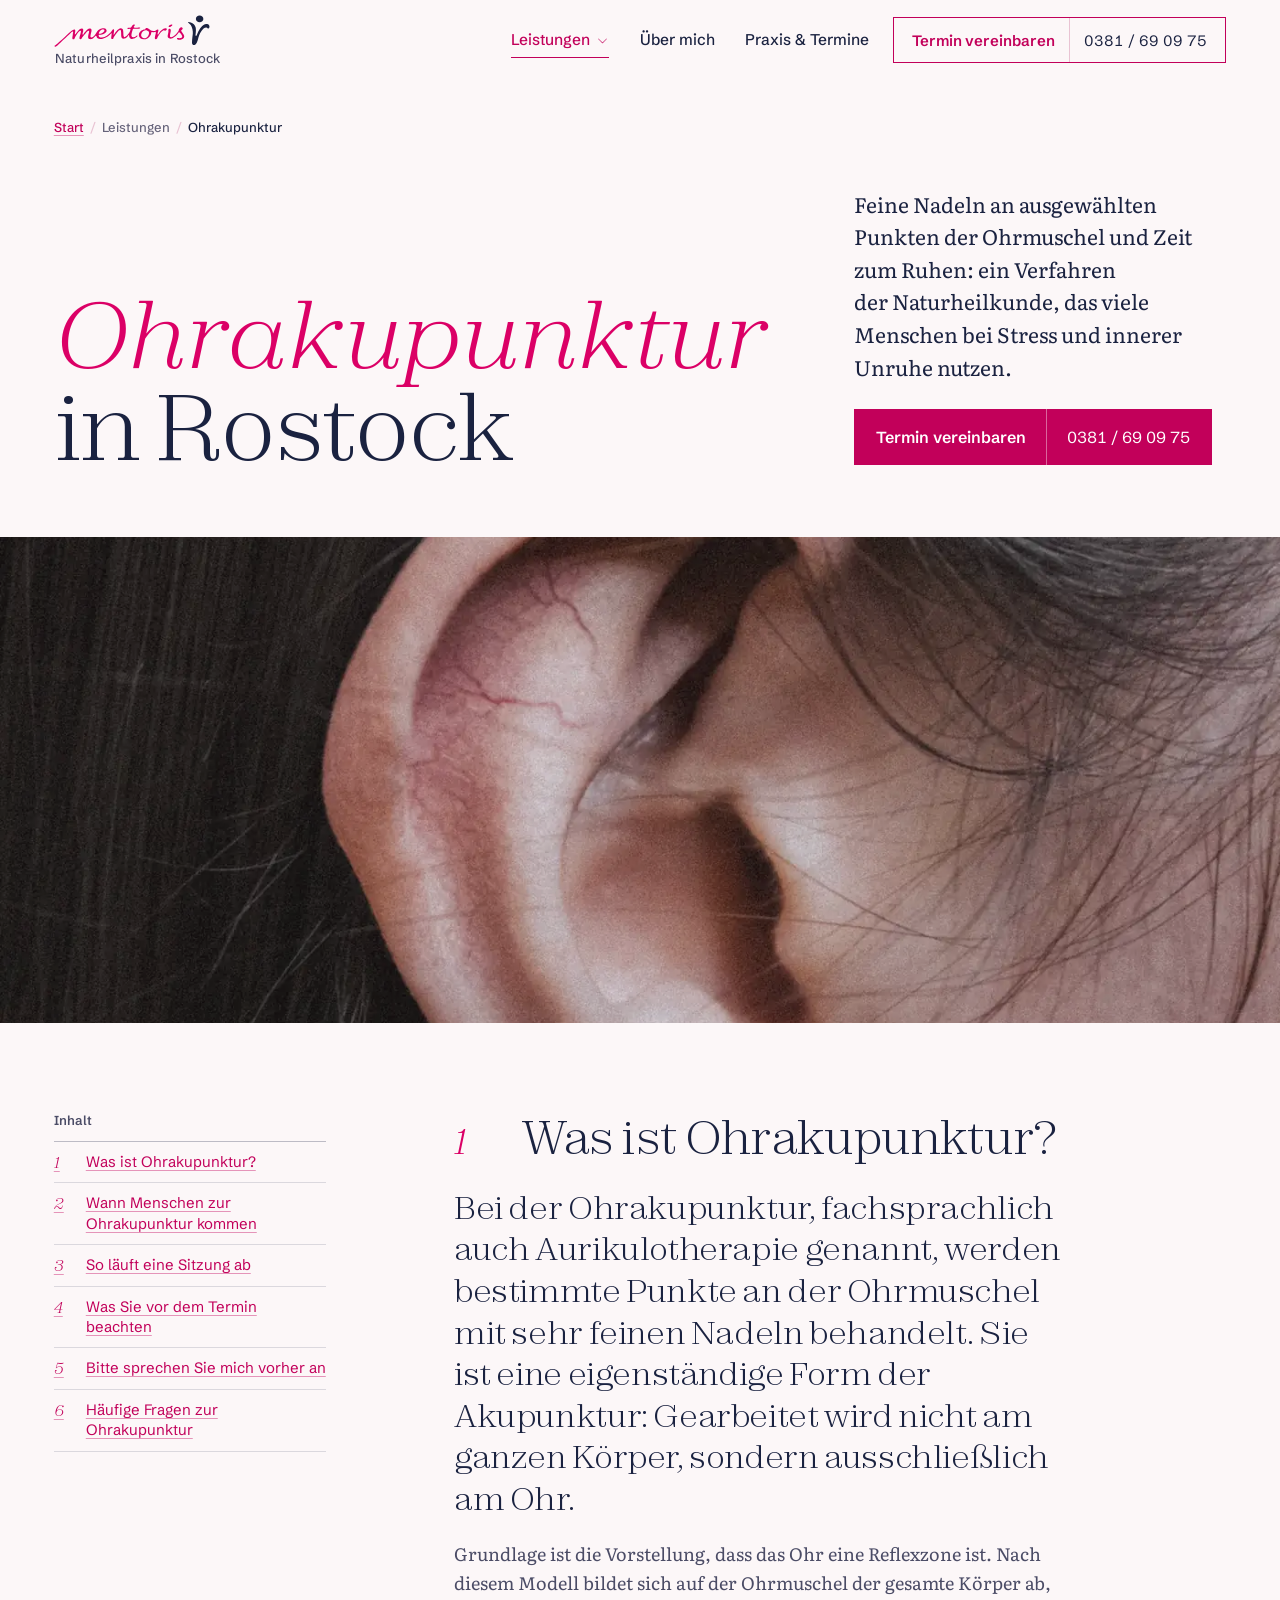
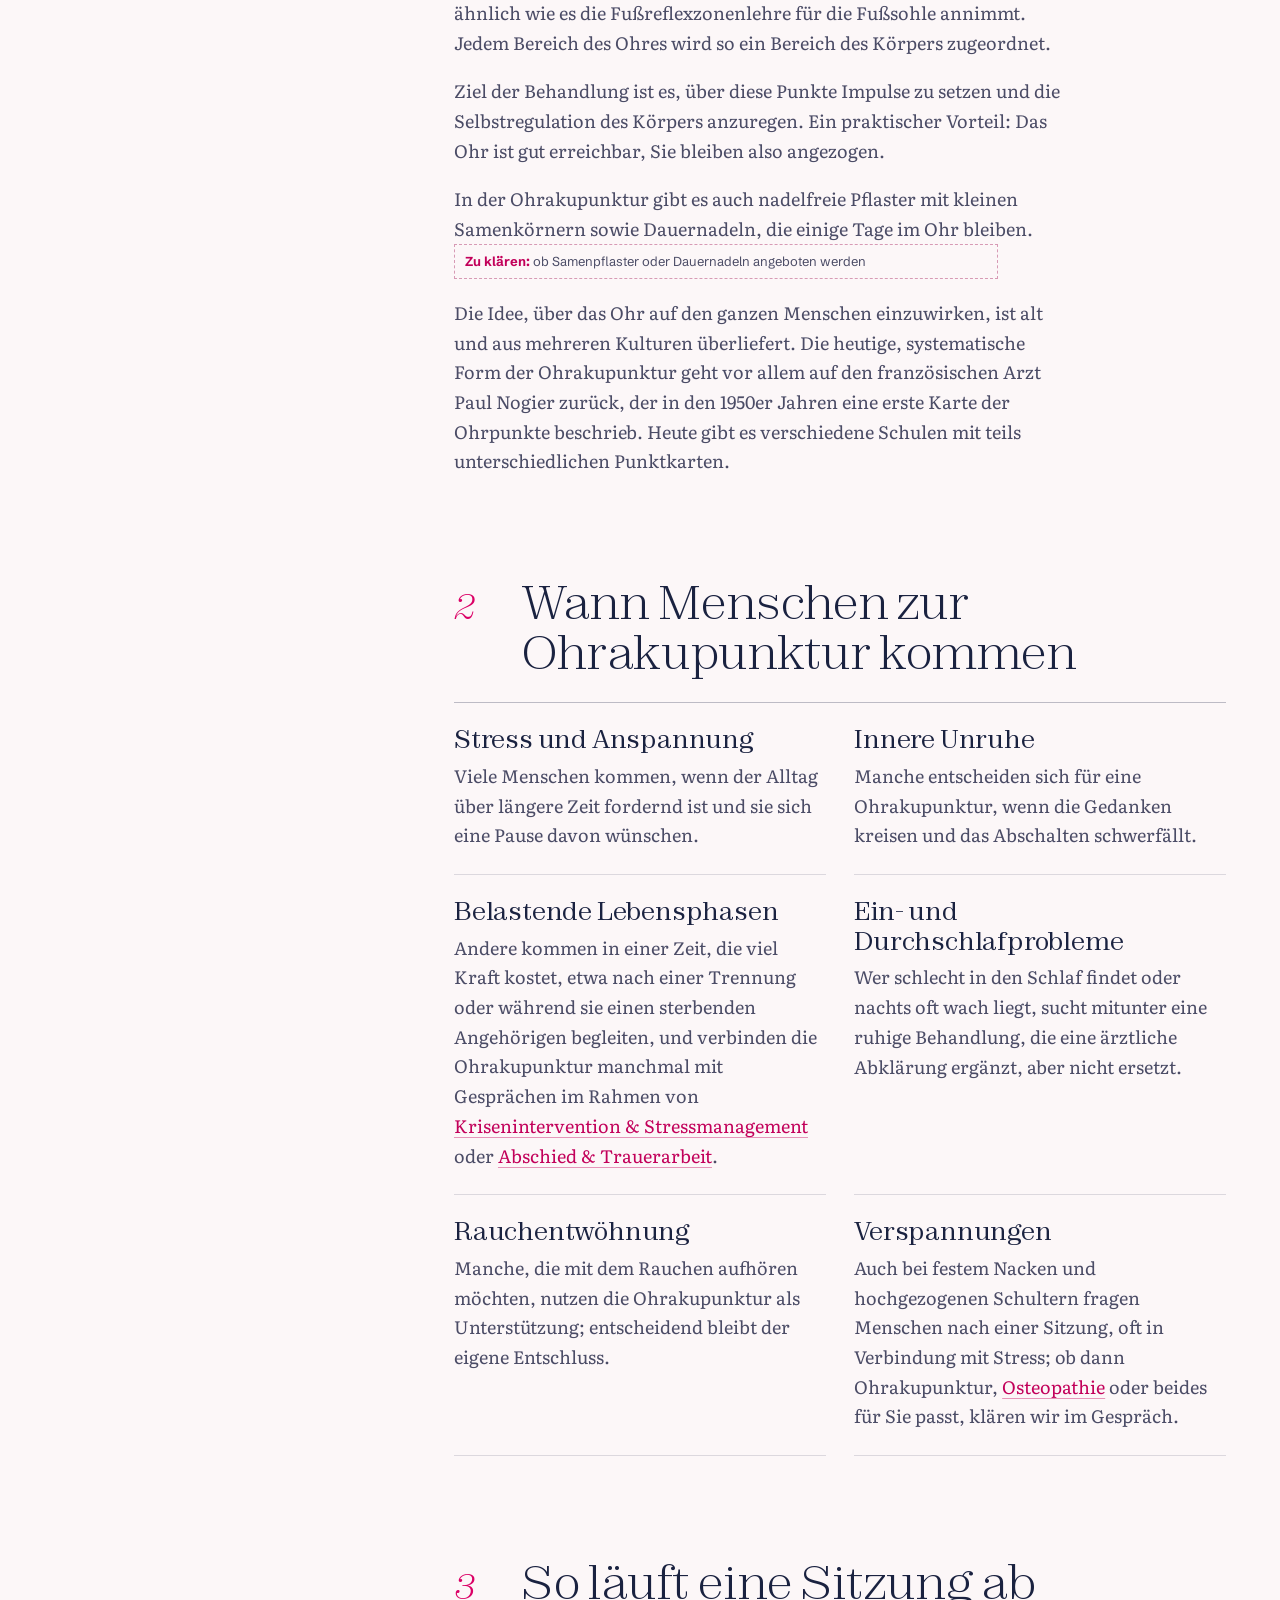
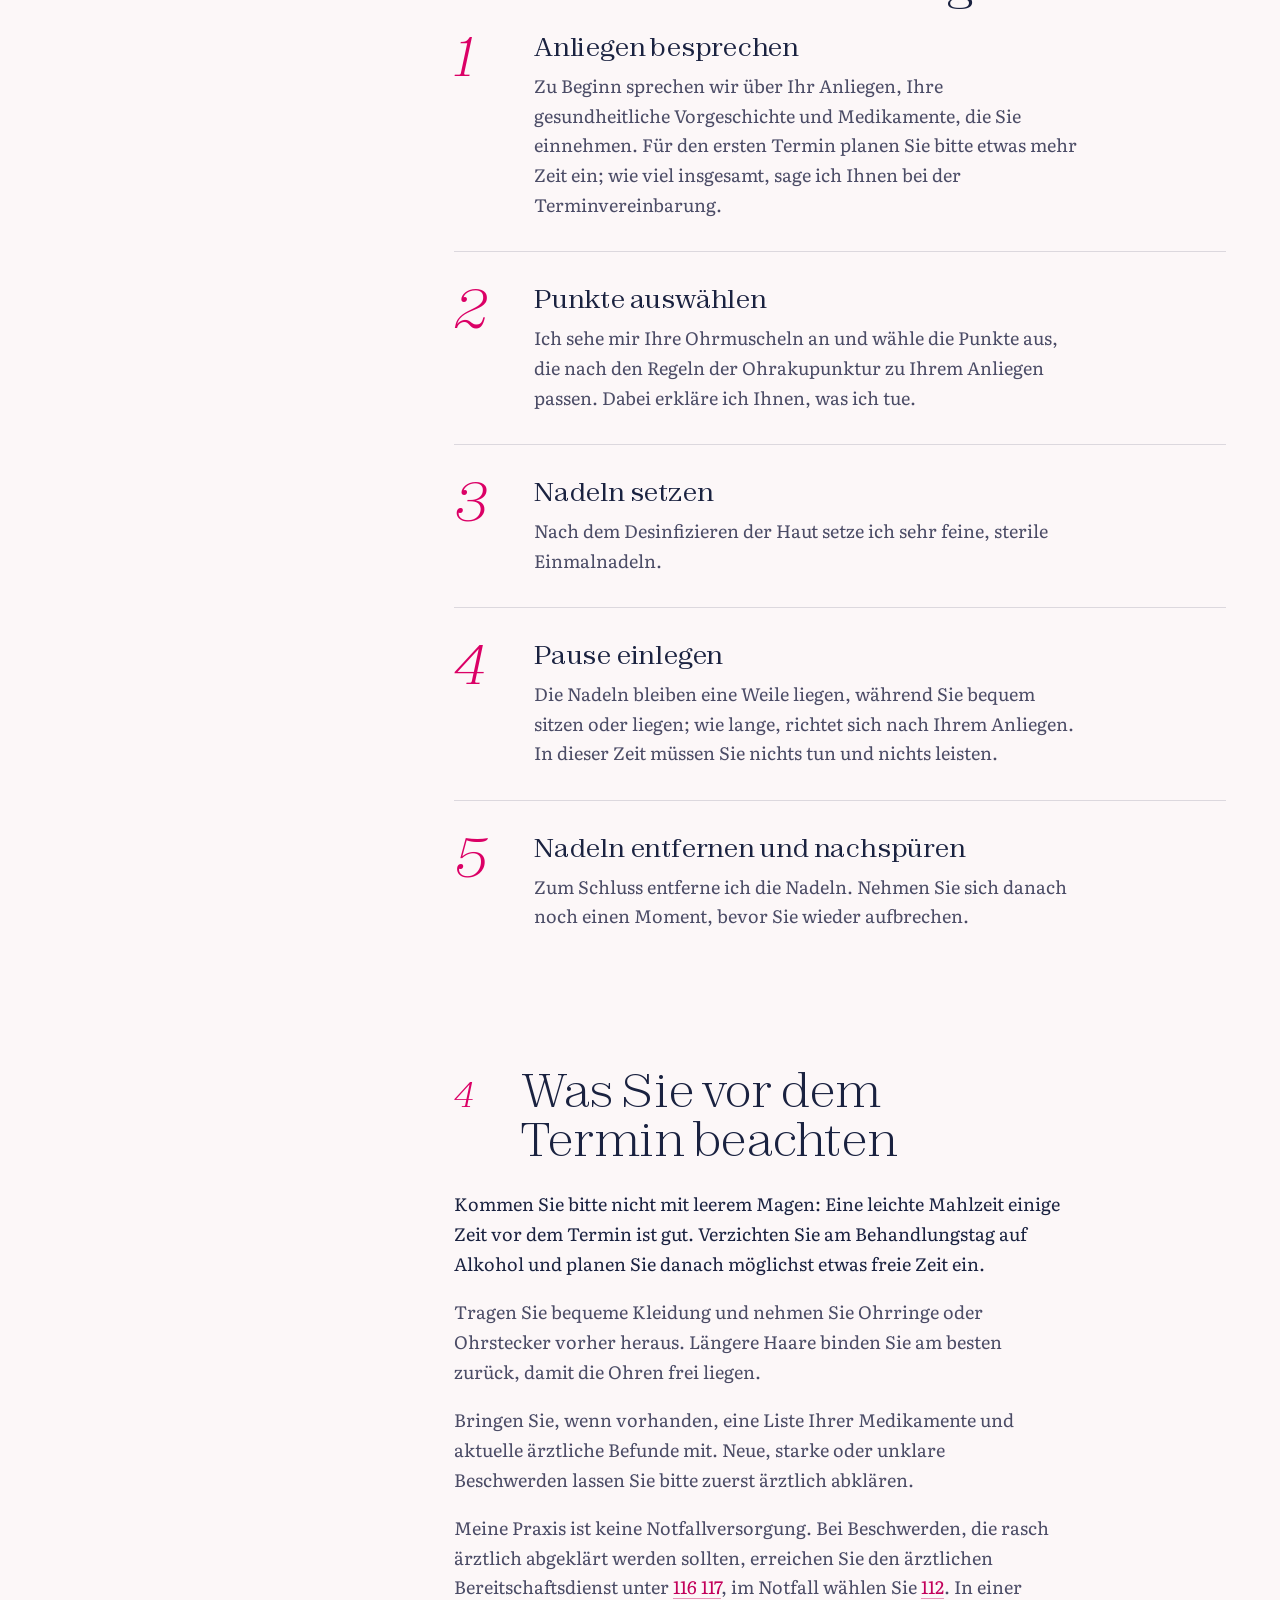
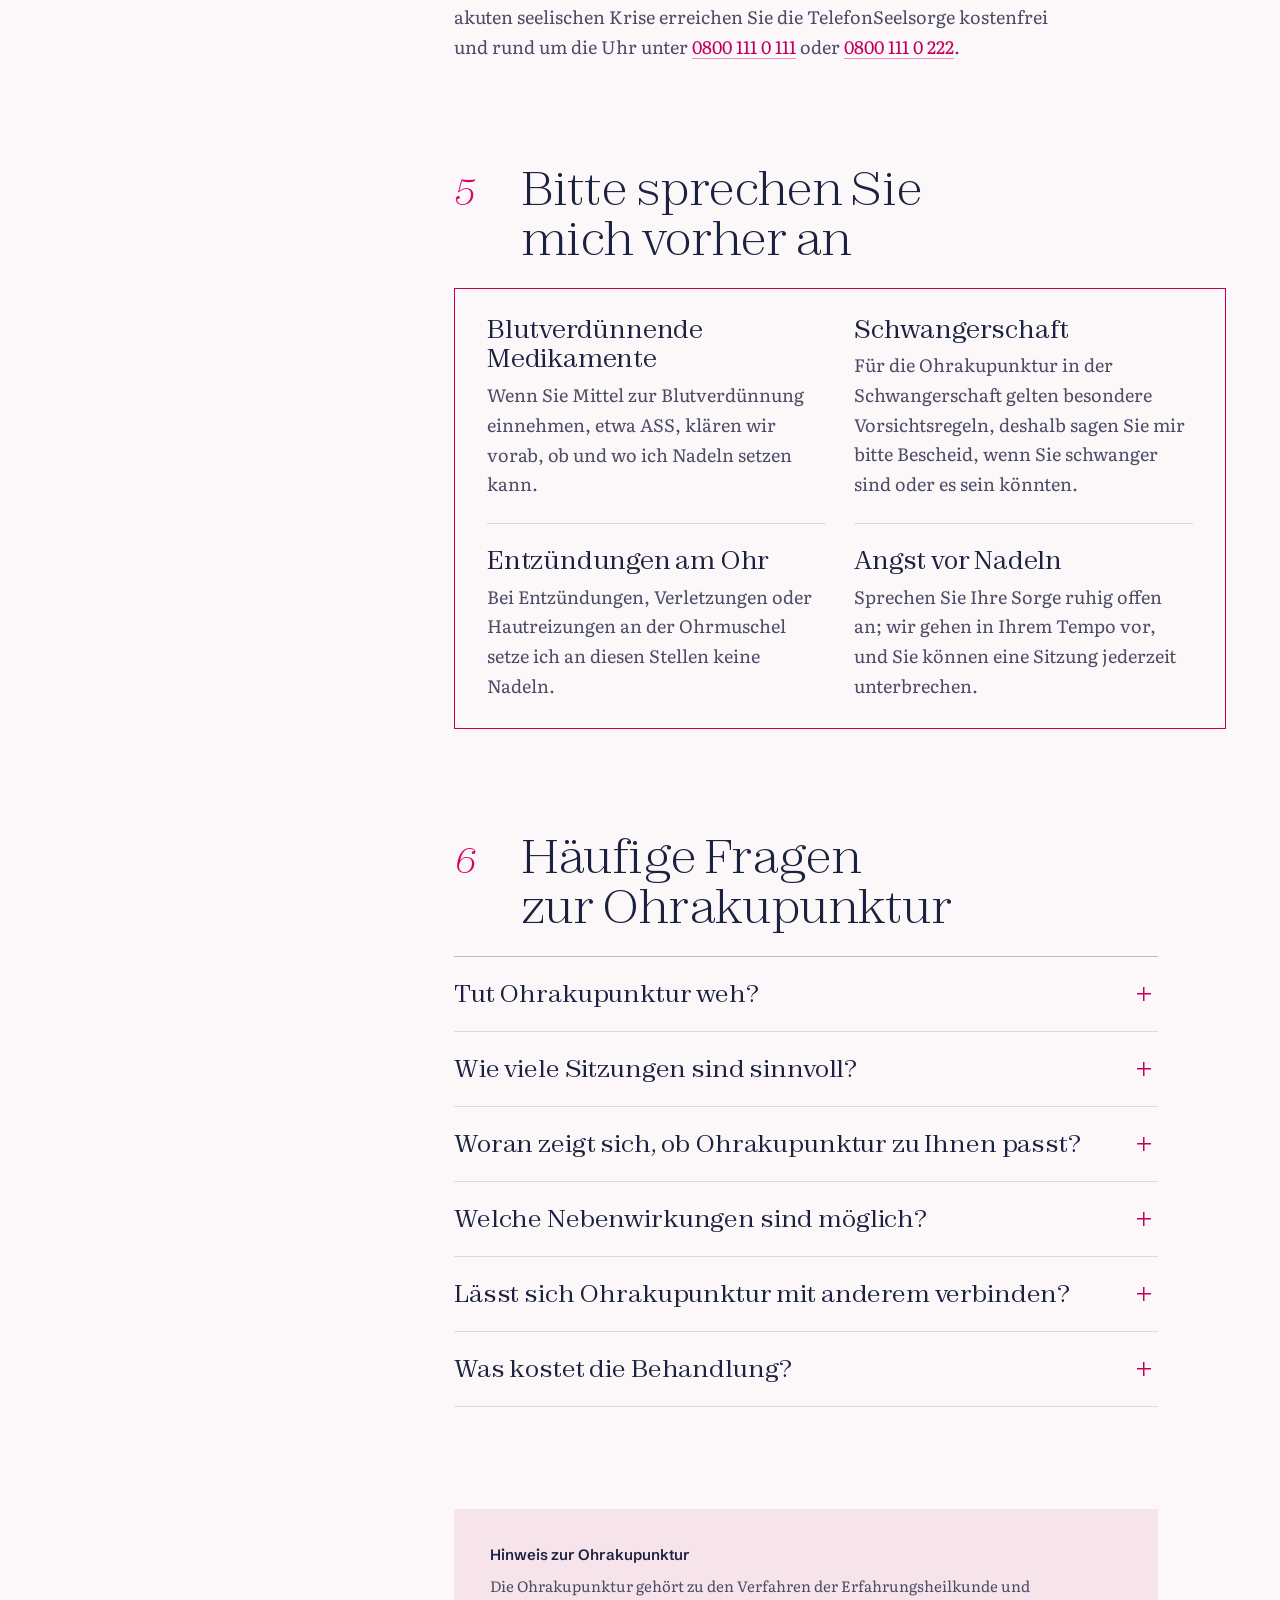
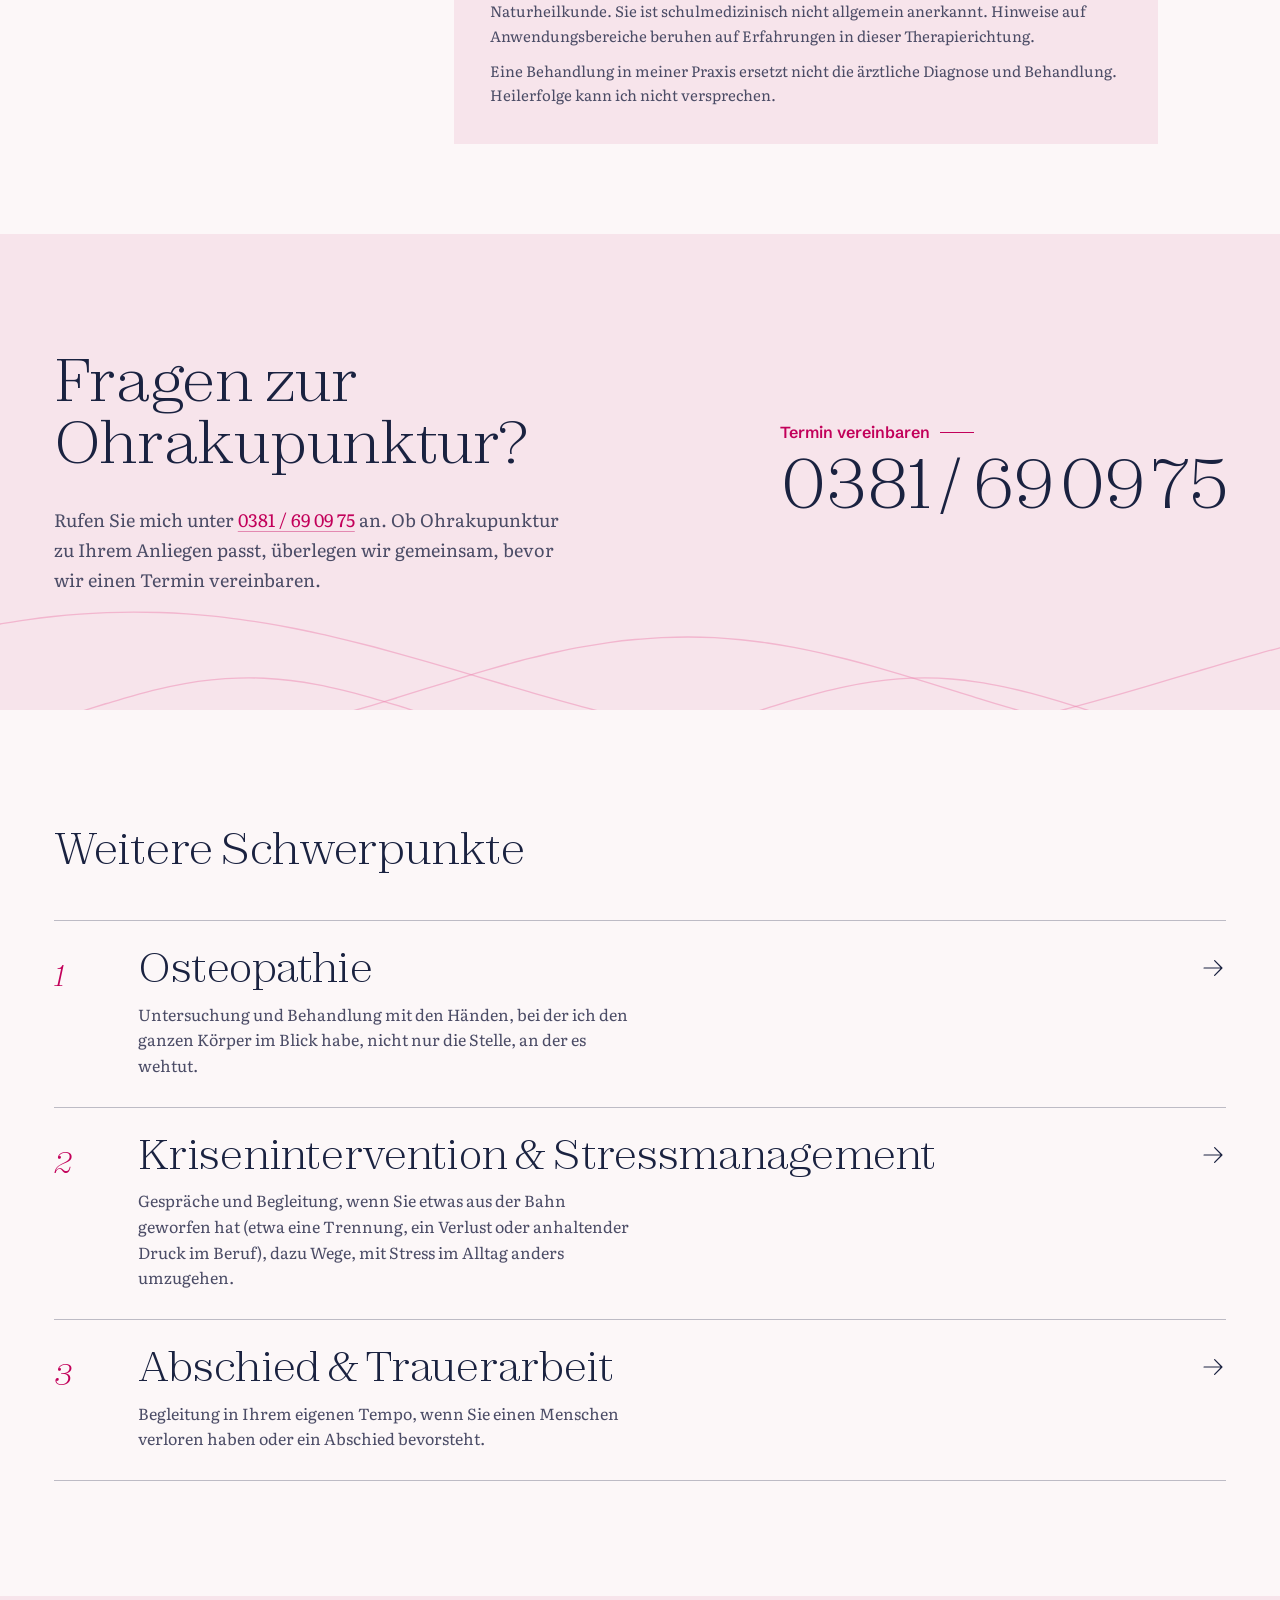
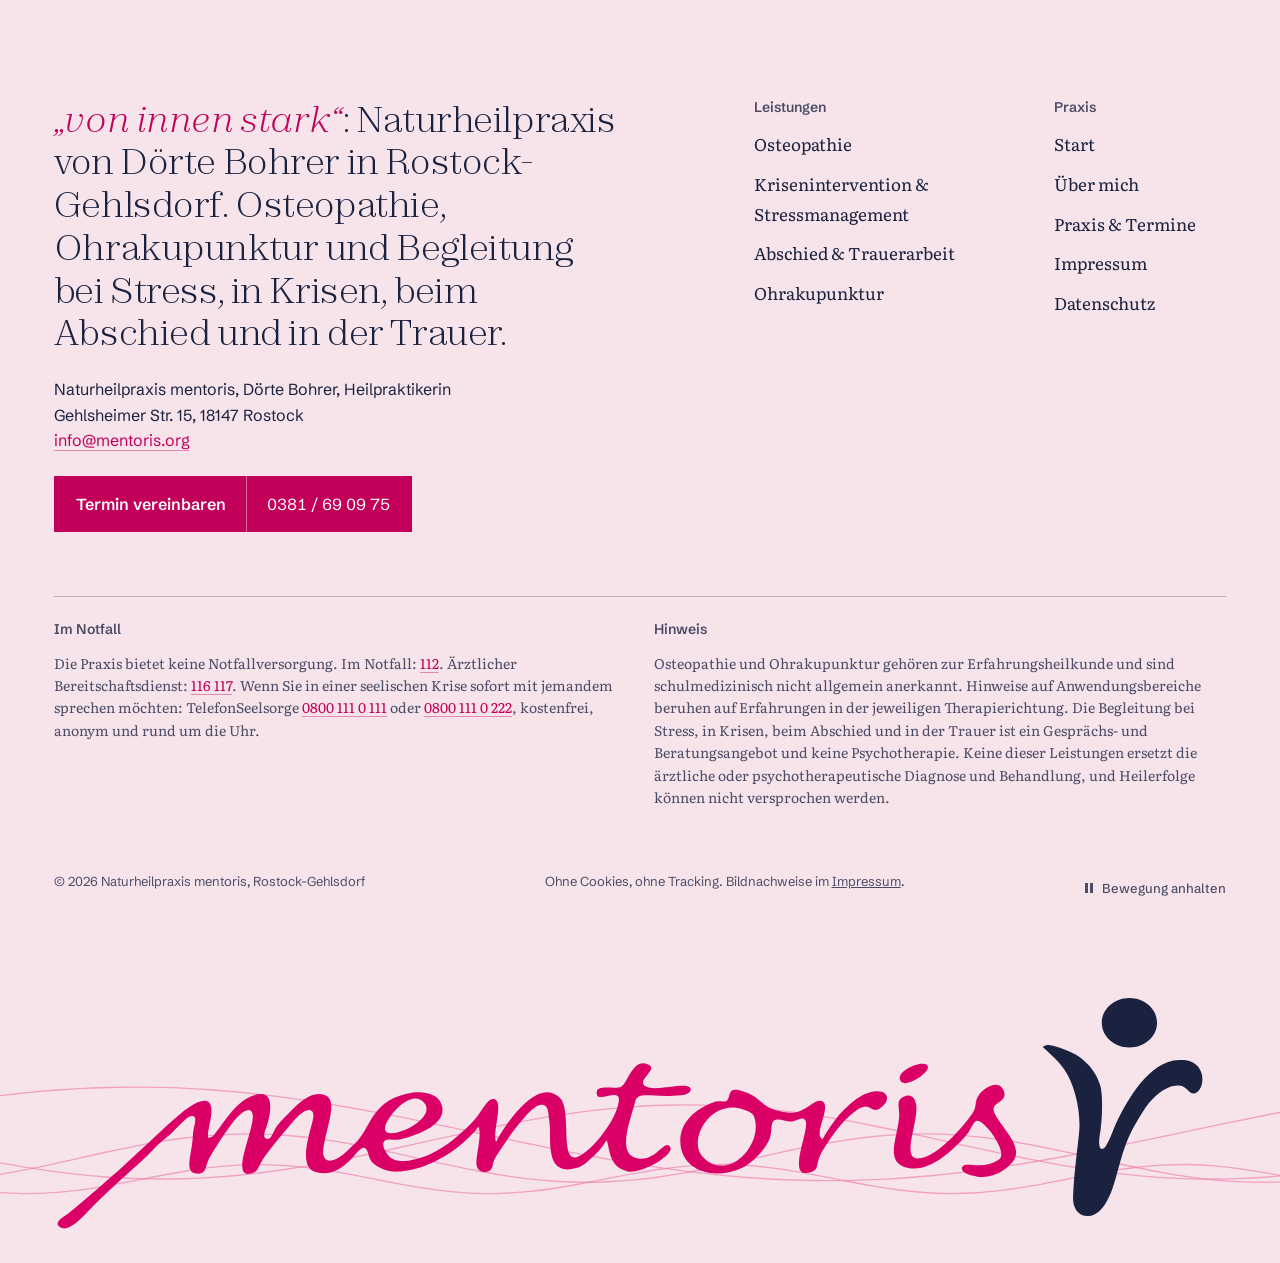
<file: ohrakupunktur.html>
<!doctype html>
<html lang="de">
<head>
  <meta charset="utf-8">
  
  <meta name="viewport" content="width=device-width, initial-scale=1">
  <title>Ohrakupunktur (Aurikulotherapie) | mentoris Rostock</title>
  <meta name="description" content="Ohrakupunktur bei mentoris in Rostock-Gehlsdorf: was die Methode ist, woher sie kommt, wie eine Sitzung abläuft und was Sie vorher beachten sollten.">
  <meta name="robots" content="noindex, nofollow">
  <link rel="canonical" href="https://mentoris.org/ohrakupunktur.html">
  <meta name="color-scheme" content="light">
  <meta name="theme-color" content="#FCF7F8">
  <meta property="og:type" content="website">
  <meta property="og:locale" content="de_DE">
  <meta property="og:site_name" content="mentoris Naturheilpraxis">
  <meta property="og:title" content="Ohrakupunktur (Aurikulotherapie) | mentoris Rostock">
  <meta property="og:description" content="Ohrakupunktur bei mentoris in Rostock-Gehlsdorf: was die Methode ist, woher sie kommt, wie eine Sitzung abläuft und was Sie vorher beachten sollten.">
  <meta property="og:url" content="https://mentoris.org/ohrakupunktur.html">
  <meta property="og:image" content="https://mentoris.org/assets/img/ohrakupunktur.jpg">
  <meta name="twitter:card" content="summary_large_image">
  <link rel="preload" href="assets/fonts/literata-var.woff2" as="font" type="font/woff2" crossorigin>
  <link rel="preload" href="assets/fonts/zodiak-var.woff2" as="font" type="font/woff2" crossorigin>
  <link rel="stylesheet" href="assets/css/site.css?v=8f4e2084">
  <link rel="icon" href="favicon.ico" sizes="32x32">
  <link rel="icon" href="favicon.svg" type="image/svg+xml">
  <link rel="apple-touch-icon" href="apple-touch-icon.png">
  <link rel="manifest" href="site.webmanifest">
  <script>var d=document.documentElement,off=false;d.classList.add('js');try{off=localStorage.getItem('mentoris-bewegung')==='aus'}catch(e){}if(off){d.classList.add('motion-off')}else{d.classList.add('motion');setTimeout(function(){if(!d.classList.contains('js-ready'))d.classList.remove('motion')},3000)}</script>
  <script src="assets/js/main.js?v=bd253430" defer></script>
</head>
<body class="page-ohrakupunktur tpl-service">
  <a class="skip" href="#inhalt">Zum Inhalt springen</a>
<header class="masthead" data-masthead>
  <div class="masthead__inner">
    <a class="brand" href="./" aria-label="mentoris Naturheilpraxis in Rostock, zur Startseite">
      <span class="wordmark"><svg aria-hidden="true" focusable="false" xmlns="http://www.w3.org/2000/svg" viewBox="0 0 170.8 35.3">
  <path fill="var(--rose, #DB0066)" fill-rule="evenodd" d="M22.85 21.33C23.1 21.32 23.32 21.24 23.47 21.14C24.46 20.46 26.98 15 30.61 14.84C32.9 14.75 31.92 18.56 31.43 19.91C31.3 20.26 30.84 21.3 31.54 21.47C32.35 21.67 32.51 20.08 33.2 19.37C35.63 16.88 37.84 14.09 40.21 15.03C42 15.73 40.66 19.1 40.09 21.98C39.91 22.88 39.53 24.62 40.9 24.71C42.13 24.78 43.62 23.09 44.54 22.25C47.12 19.89 46.9 15.54 53.23 14.6C54.27 14.45 56.4 14.58 57.16 15.8C59.17 19.06 53.87 21.01 51.4 21.53C50.27 21.77 49.65 21.41 49.15 21.67C48.31 22.12 49.21 23.55 49.63 24.02C50.36 24.84 51.57 24.83 52.55 24.71C56.28 24.27 59.62 21.55 62.21 18.81C63.4 17.55 64.34 15.18 65.35 15.62C66.7 16.19 64.91 20.61 65.55 21.94C66.31 20.32 71.55 11.86 75.03 15.43C76.76 17.21 75.07 24.51 77.31 24.23C79.03 24.01 83.33 19.08 83.74 15.89C84.02 13.72 80.5 16.36 80.45 14.7C80.4 13.26 83.24 14.28 84.15 13.71C85.09 13.11 85.81 9.57 87.99 10.4C89.92 11.13 86.05 12.86 87.79 13.73C89.3 14.49 93.64 13.02 94.31 13.9C94.6 14.28 94.22 14.9 92.98 15.02C88.45 15.48 86.58 14.26 86.15 16.02C85.54 18.59 83.23 23.87 86.62 24.38C89.26 24.77 90.47 21.59 91.29 22.56C92.35 23.79 87.02 26.75 85.04 26.3C82.17 25.63 82.44 22.83 81.93 21.69C81.36 22.54 81.1 23.14 79.12 24.83C78.59 25.29 78.13 25.64 77.28 25.85C72.58 27.02 73.82 21.3 73.44 18.88C73.26 17.72 73.38 16.8 72.67 16.49C71.72 16.08 70.51 17.46 69.78 18.27C68.32 19.87 66.86 22.05 65.56 24.06C65.06 24.84 65.15 25.3 64.94 25.76C64.49 26.76 63.01 26.52 62.7 25.61C62.32 24.5 63.53 21.06 62.95 19.68C60.87 22.32 57.16 25.09 53.31 25.98C52.53 26.16 51.1 26.41 50.2 26.32C49.03 26.2 47.31 25.44 46.84 24.45C46.58 23.89 46.48 22.59 45.73 22.84C44.69 23.2 42.71 27.49 38.78 26.39C36.42 25.73 37.6 21.68 38.05 19.92C38.29 18.95 38.82 17.63 38.09 17.26C37.24 16.82 35.79 18.5 35.29 19.09C34.2 20.39 31.68 23.35 30.82 24.75C30.25 25.67 30.22 26.55 28.95 26.67C25.95 26.95 30.53 18.6 29.24 17.37C28.5 16.66 26.89 18.55 26.45 19.12C25.56 20.25 23.37 23.54 22.82 24.81C22.45 25.67 22.54 26.75 21.18 26.63C19.13 26.45 20.52 23.73 20.6 20.75C20.62 19.74 21.33 18.43 20.67 18.12C19.81 17.71 18.25 20.08 16.62 21.3C15.28 22.3 14.15 23.73 12.83 24.92C9.53 27.91 7.87 29.35 5.67 31.59C4.66 32.61 2.13 35.69 0.77 34.49C-0.07 33.76 1.52 33.02 2.15 32.51C4.32 30.77 7.13 28.26 8.2 27.34C11.8 24.26 15.89 20.1 18.63 17.85C19.45 17.18 22.05 15.09 23.01 16.13C23.94 17.15 22.61 20.19 22.85 21.33ZM129.58 10.85C129.64 11.88 125.89 14.23 125.43 12.73C124.94 11.17 129.51 9.51 129.58 10.85ZM134.62 25.71C135 24.61 137.72 26.27 140.11 24.55C141.54 23.51 138.1 18.95 137 18.8C136.25 18.71 136.16 19.96 135.13 21.09C133.21 23.22 129.86 26.44 126.66 25.8C123.09 25.08 124.99 21.57 125.29 18.44C125.45 16.83 124.75 15.94 125.81 15.32C127.16 14.53 127.81 15.51 127.87 16.77C128 19.51 125.54 24.67 128.33 24.36C131.01 24.07 134.7 19.8 136.16 17.71C136.94 16.6 136.37 16.07 137.13 14.97C137.93 13.83 140.02 12.64 140.76 14.23C141.67 16.17 138.74 15.97 139.39 17.52C140.32 19.75 143.9 22.56 142.2 24.79C140.91 26.48 138.73 27.32 136.91 27.09C136.32 27.01 134.31 26.59 134.62 25.71ZM113.94 21.54C115.23 19.17 117.37 16.33 119.87 15.01C120.79 14.52 122.76 13.97 123.38 14.99C123.9 15.84 122.78 16.82 122.25 17.08C121.38 17.51 121.05 16.64 120.19 16.7C119.28 16.77 118.1 17.92 117.35 18.66C116.22 19.77 114.07 22.83 113.49 24.19C112.96 25.41 113.52 26.19 111.7 26.52C108.8 27.03 111.88 20.41 111.48 18.94C111.39 18.64 111.18 18.51 110.98 18.47C110.49 18.39 110.09 18.83 109.44 18.91C108.71 18.99 107.95 18.62 107.36 18.61C106 18.58 106.63 20.1 106.12 21.42C105.54 22.93 103.7 24.94 102.21 25.67C97.84 27.8 92.95 26.15 92.86 21.9C92.8 19.07 95 17.07 97.72 16.08C98.7 15.73 99.14 16.09 99.6 15.89C100.44 15.53 99.74 13.84 101.46 14.25C105.31 15.16 104.25 16.96 108.72 17.58C111.3 17.95 112.64 15.43 113.82 15.87C115.33 16.43 112.94 20.18 113.65 21.27C113.73 21.39 113.84 21.48 113.94 21.54ZM49.09 20.17C49.58 21.87 56.7 18.66 54.96 16.25C53.04 13.58 48.7 18.82 49.09 20.17ZM103.83 18.28C103.62 17.64 103.15 17.46 102.18 17.12C97.45 15.43 93.89 21.58 96.15 24.11C99.71 28.1 105.21 22.48 103.83 18.28Z"/>
  <path fill="var(--ink, #002762)" fill-rule="evenodd" d="M146.6 7.84C147.43 7.25 148.42 7.78 149.81 8.23C152.3 9.05 154.4 11.04 155.12 13.56C155.58 15.16 155.38 18.84 155.15 20.3C155.07 20.79 154.65 22.96 155.41 22.99C156.12 23.01 156.97 20.2 157.55 19.03C159.12 15.8 162.31 9.91 166.8 9.78C168.07 9.75 168.98 9.95 169.67 10.84C170.92 12.45 170.01 14.85 168.88 14.75C168.13 14.69 167.98 13.66 166.83 13.58C164.83 13.43 162.71 15.51 161.66 17.13C159.11 21.05 158.74 22.58 157.59 26.7C157.41 27.37 157.2 28.11 156.95 28.81C156.38 30.4 155.45 32.41 153.91 32.83C152.09 33.33 151.01 31.88 151.09 30.09C151.26 26.15 151.8 22.64 152 20.39C152.25 17.65 151.45 13.53 149.72 11.08C148.61 9.51 147.28 8.52 146.6 7.84ZM163.55 4.27C163.55 6.3 161.72 7.94 159.45 7.94C157.19 7.94 155.35 6.3 155.35 4.27C155.35 2.24 157.19 0.6 159.45 0.6C161.72 0.6 163.55 2.24 163.55 4.27Z"/>
</svg>
</span>
      <span class="brand__sub">Naturheilpraxis in Rostock</span>
    </a>

    <nav class="nav" aria-label="Hauptnavigation">
      <ul class="nav__list">
        <li class="nav__item nav__item--sub" data-sub data-section="leistungen" data-current>
          <button class="nav__link nav__toggle" type="button" aria-expanded="false" aria-controls="sub-leistungen">
            Leistungen <svg class="icon nav__caret" viewBox="0 0 256 256" fill="currentColor" aria-hidden="true" focusable="false"><path d="M212.24,100.24l-80,80a6,6,0,0,1-8.48,0l-80-80a6,6,0,0,1,8.48-8.48L128,167.51l75.76-75.75a6,6,0,0,1,8.48,8.48Z"/></svg>
          </button>
          <div class="sub" id="sub-leistungen">
            <ul>
              <li><a href="osteopathie.html" data-nav>Osteopathie</a></li>
              <li><a href="krisenintervention-stressmanagement.html" data-nav>Krisenintervention&nbsp;&amp; Stressmanagement</a></li>
              <li><a href="abschied-trauerarbeit.html" data-nav>Abschied&nbsp;&amp; Trauerarbeit</a></li>
              <li><a href="ohrakupunktur.html" data-nav aria-current="page">Ohrakupunktur</a></li>
            </ul>
          </div>
        </li>
        <li class="nav__item"><a class="nav__link" href="ueber-mich.html" data-nav>Über mich</a></li>
        <li class="nav__item"><a class="nav__link" href="praxis.html" data-nav>Praxis &amp; Termine</a></li>
      </ul>
    </nav>

    <a class="call" href="tel:+49381690975">
      <span class="call__label">Termin vereinbaren</span>
      <span class="call__num">0381 / 69 09 75</span>
    </a>

    <button class="menu-btn" type="button" aria-expanded="false" aria-controls="menu" data-menu-btn>
      <span class="menu-btn__open">Menü</span><span class="menu-btn__close">Schließen</span>
    </button>
  </div>

  <div class="progress" aria-hidden="true"></div>

  <nav class="menu" id="menu" aria-label="Menü" data-menu>
    <div class="menu__inner">
      <ul class="menu__list">
        <li><a href="osteopathie.html" data-nav>Osteopathie</a></li>
        <li><a href="krisenintervention-stressmanagement.html" data-nav>Krisenintervention&nbsp;&amp; Stressmanagement</a></li>
        <li><a href="abschied-trauerarbeit.html" data-nav>Abschied&nbsp;&amp; Trauerarbeit</a></li>
        <li><a href="ohrakupunktur.html" data-nav aria-current="page">Ohrakupunktur</a></li>
        <li class="menu__minor"><a href="ueber-mich.html" data-nav>Über mich</a></li>
        <li class="menu__minor"><a href="praxis.html" data-nav>Praxis &amp; Termine</a></li>
      </ul>
      <a class="btn btn--wide" href="tel:+49381690975">
        <span class="btn__label">Termin vereinbaren</span>
        <span class="btn__num">0381 / 69 09 75</span>
      </a>
    </div>
  </nav>
</header>

  <main id="inhalt" tabindex="-1">
<nav class="wrap crumbs" aria-label="Brotkrumen">
  <ol>
    <li><a href="./">Start</a></li>
    <li><span>Leistungen</span></li>
    <li><span aria-current="page">Ohrakupunktur</span></li>
  </ol>
</nav>
<section class="page-head">
  <div class="wrap page-head__type">
    <h1 class="page-head__title"><em>Ohrakupunktur</em> in Rostock</h1>
    <div class="page-head__aside" data-reveal style="--d:200ms">
      <p class="page-head__lead">Feine Nadeln an ausgewählten Punkten der Ohrmuschel und Zeit zum Ruhen: ein Verfahren der Naturheilkunde, das viele Menschen bei Stress und innerer Unruhe nutzen.</p>
      <a class="btn btn--fluid" href="tel:+49381690975">
  <span class="btn__label">Termin vereinbaren</span>
  <span class="btn__num">0381 / 69 09 75</span>
</a>
    </div>
  </div>
</section>
<figure class="page-head__photo">
  <div class="photo"><img src="assets/img/ohrakupunktur-1400.webp" srcset="assets/img/ohrakupunktur-800.webp 800w, assets/img/ohrakupunktur-1400.webp 1400w" sizes="100vw" width="1400" height="2100" alt="Nahaufnahme eines Ohrs im weichen Licht, umrahmt von dunklem Haar" style="object-position:48% 42%" loading="eager" decoding="sync" fetchpriority="high"></div>
  
</figure>
<div class="wrap article-wrap">
  <div class="article-grid">
    <nav class="contents" aria-label="Inhalt dieser Seite" data-toc>
  <details open>
    <summary class="contents__summary">Inhalt dieser Seite <svg class="icon" viewBox="0 0 256 256" fill="currentColor" aria-hidden="true" focusable="false"><path d="M212.24,100.24l-80,80a6,6,0,0,1-8.48,0l-80-80a6,6,0,0,1,8.48-8.48L128,167.51l75.76-75.75a6,6,0,0,1,8.48,8.48Z"/></svg></summary>
    <p class="contents__title" aria-hidden="true">Inhalt</p>
    <ol>
      <li><a href="#was-ist-ohrakupunktur">Was ist Ohrakupunktur?</a></li>
      <li><a href="#wann-menschen-zur-ohrakupunktur-kommen">Wann Menschen zur Ohrakupunktur kommen</a></li>
      <li><a href="#so-laeuft-eine-sitzung-ab">So läuft eine Sitzung ab</a></li>
      <li><a href="#was-sie-vor-dem-termin-beachten">Was Sie vor dem Termin beachten</a></li>
      <li><a href="#bitte-sprechen-sie-mich-vorher-an">Bitte sprechen Sie mich vorher an</a></li>
      <li><a href="#haeufige-fragen-zur-ohrakupunktur">Häufige Fragen zur Ohrakupunktur</a></li>
    </ol>
  </details>
</nav>
    <div class="article">
<section id="was-ist-ohrakupunktur" aria-labelledby="was-ist-ohrakupunktur-h">
  <div class="sec-head" data-reveal><span class="sec-head__num" aria-hidden="true">1</span><h2 id="was-ist-ohrakupunktur-h">Was ist Ohrakupunktur?</h2></div>
  <div class="prose"><p>Bei der Ohrakupunktur, fachsprachlich auch Aurikulotherapie genannt, werden bestimmte Punkte an der Ohrmuschel mit sehr feinen Nadeln behandelt. Sie ist eine eigenständige Form der Akupunktur: Gearbeitet wird nicht am ganzen Körper, sondern ausschließlich am Ohr.</p>
<p>Grundlage ist die Vorstellung, dass das Ohr eine Reflexzone ist. Nach diesem Modell bildet sich auf der Ohrmuschel der gesamte Körper ab, ähnlich wie es die Fußreflexzonenlehre für die Fußsohle annimmt. Jedem Bereich des Ohres wird so ein Bereich des Körpers zugeordnet.</p>
<p>Ziel der Behandlung ist es, über diese Punkte Impulse zu setzen und die Selbstregulation des Körpers anzuregen. Ein praktischer Vorteil: Das Ohr ist gut erreichbar, Sie bleiben also angezogen.</p>
<p>In der Ohrakupunktur gibt es auch nadelfreie Pflaster mit kleinen Samenkörnern sowie Dauernadeln, die einige Tage im Ohr bleiben. <span class="todo"><span class="visually-hidden">Platzhalter: </span>ob Samenpflaster oder Dauernadeln angeboten werden</span></p>
<p>Die Idee, über das Ohr auf den ganzen Menschen einzuwirken, ist alt und aus mehreren Kulturen überliefert. Die heutige, systematische Form der Ohrakupunktur geht vor allem auf den französischen Arzt Paul Nogier zurück, der in den 1950er Jahren eine erste Karte der Ohrpunkte beschrieb. Heute gibt es verschiedene Schulen mit teils unterschiedlichen Punktkarten.</p></div>
</section>
<section id="wann-menschen-zur-ohrakupunktur-kommen" aria-labelledby="wann-menschen-zur-ohrakupunktur-kommen-h">
  <div class="sec-head" data-reveal><span class="sec-head__num" aria-hidden="true">2</span><h2 id="wann-menschen-zur-ohrakupunktur-kommen-h">Wann Menschen zur Ohrakupunktur kommen</h2></div>
  
<ul class="points points--2">
  <li class="point" data-reveal style="--d:0ms">
    <p class="point__title">Stress und Anspannung</p>
    <p>Viele Menschen kommen, wenn der Alltag über längere Zeit fordernd ist und sie sich eine Pause davon wünschen.</p>
  </li>
  <li class="point" data-reveal style="--d:80ms">
    <p class="point__title">Innere Unruhe</p>
    <p>Manche entscheiden sich für eine Ohrakupunktur, wenn die Gedanken kreisen und das Abschalten schwerfällt.</p>
  </li>
  <li class="point" data-reveal style="--d:0ms">
    <p class="point__title">Belastende Lebensphasen</p>
    <p>Andere kommen in einer Zeit, die viel Kraft kostet, etwa nach einer Trennung oder während sie einen sterbenden Angehörigen begleiten, und verbinden die Ohrakupunktur manchmal mit Gesprächen im Rahmen von <a href="krisenintervention-stressmanagement.html">Krisenintervention &amp; Stressmanagement</a> oder <a href="abschied-trauerarbeit.html">Abschied &amp; Trauerarbeit</a>.</p>
  </li>
  <li class="point" data-reveal style="--d:80ms">
    <p class="point__title">Ein- und Durchschlafprobleme</p>
    <p>Wer schlecht in den Schlaf findet oder nachts oft wach liegt, sucht mitunter eine ruhige Behandlung, die eine ärztliche Abklärung ergänzt, aber nicht ersetzt.</p>
  </li>
  <li class="point" data-reveal style="--d:0ms">
    <p class="point__title">Rauchentwöhnung</p>
    <p>Manche, die mit dem Rauchen aufhören möchten, nutzen die Ohrakupunktur als Unterstützung; entscheidend bleibt der eigene Entschluss.</p>
  </li>
  <li class="point" data-reveal style="--d:80ms">
    <p class="point__title">Verspannungen</p>
    <p>Auch bei festem Nacken und hochgezogenen Schultern fragen Menschen nach einer Sitzung, oft in Verbindung mit Stress; ob dann Ohrakupunktur, <a href="osteopathie.html">Osteopathie</a> oder beides für Sie passt, klären wir im Gespräch.</p>
  </li>
</ul>

</section>
<section id="so-laeuft-eine-sitzung-ab" aria-labelledby="so-laeuft-eine-sitzung-ab-h">
  <div class="sec-head" data-reveal><span class="sec-head__num" aria-hidden="true">3</span><h2 id="so-laeuft-eine-sitzung-ab-h">So läuft eine Sitzung ab</h2></div>
  <ol class="steps">
  <li class="step" data-reveal>
    <span class="step__num" aria-hidden="true">1</span>
    <h3 class="step__title">Anliegen besprechen</h3>
    <p>Zu Beginn sprechen wir über Ihr Anliegen, Ihre gesundheitliche Vorgeschichte und Medikamente, die Sie einnehmen. Für den ersten Termin planen Sie bitte etwas mehr Zeit ein; wie viel insgesamt, sage ich Ihnen bei der Terminvereinbarung.</p>
  </li>
  <li class="step" data-reveal>
    <span class="step__num" aria-hidden="true">2</span>
    <h3 class="step__title">Punkte auswählen</h3>
    <p>Ich sehe mir Ihre Ohrmuscheln an und wähle die Punkte aus, die nach den Regeln der Ohrakupunktur zu Ihrem Anliegen passen. Dabei erkläre ich Ihnen, was ich tue.</p>
  </li>
  <li class="step" data-reveal>
    <span class="step__num" aria-hidden="true">3</span>
    <h3 class="step__title">Nadeln setzen</h3>
    <p>Nach dem Desinfizieren der Haut setze ich sehr feine, sterile Einmalnadeln.</p>
  </li>
  <li class="step" data-reveal>
    <span class="step__num" aria-hidden="true">4</span>
    <h3 class="step__title">Pause einlegen</h3>
    <p>Die Nadeln bleiben eine Weile liegen, während Sie bequem sitzen oder liegen; wie lange, richtet sich nach Ihrem Anliegen. In dieser Zeit müssen Sie nichts tun und nichts leisten.</p>
  </li>
  <li class="step" data-reveal>
    <span class="step__num" aria-hidden="true">5</span>
    <h3 class="step__title">Nadeln entfernen und nachspüren</h3>
    <p>Zum Schluss entferne ich die Nadeln. Nehmen Sie sich danach noch einen Moment, bevor Sie wieder aufbrechen.</p>
  </li>
</ol>
</section>
<section id="was-sie-vor-dem-termin-beachten" aria-labelledby="was-sie-vor-dem-termin-beachten-h">
  <div class="sec-head" data-reveal><span class="sec-head__num" aria-hidden="true">4</span><h2 id="was-sie-vor-dem-termin-beachten-h">Was Sie vor dem Termin beachten</h2></div>
  <div class="prose"><p>Kommen Sie bitte nicht mit leerem Magen: Eine leichte Mahlzeit einige Zeit vor dem Termin ist gut. Verzichten Sie am Behandlungstag auf Alkohol und planen Sie danach möglichst etwas freie Zeit ein.</p>
<p>Tragen Sie bequeme Kleidung und nehmen Sie Ohrringe oder Ohrstecker vorher heraus. Längere Haare binden Sie am besten zurück, damit die Ohren frei liegen.</p>
<p>Bringen Sie, wenn vorhanden, eine Liste Ihrer Medikamente und aktuelle ärztliche Befunde mit. Neue, starke oder unklare Beschwerden lassen Sie bitte zuerst ärztlich abklären.</p>
<p>Meine Praxis ist keine Notfallversorgung. Bei Beschwerden, die rasch ärztlich abgeklärt werden sollten, erreichen Sie den ärztlichen Bereitschaftsdienst unter <a class="tel" href="tel:116117">116 117</a>, im Notfall wählen Sie <a class="tel" href="tel:112">112</a>. In einer akuten seelischen Krise erreichen Sie die TelefonSeelsorge kostenfrei und rund um die Uhr unter <a class="tel" href="tel:+498001110111">0800 111 0 111</a> oder <a class="tel" href="tel:+498001110222">0800 111 0 222</a>.</p></div>
</section>
<section id="bitte-sprechen-sie-mich-vorher-an" aria-labelledby="bitte-sprechen-sie-mich-vorher-an-h">
  <div class="sec-head" data-reveal><span class="sec-head__num" aria-hidden="true">5</span><h2 id="bitte-sprechen-sie-mich-vorher-an-h">Bitte sprechen Sie mich vorher an</h2></div>
  
<ul class="points points--2 points--caution">
  <li class="point" data-reveal style="--d:0ms">
    <p class="point__title">Blutverdünnende Medikamente</p>
    <p>Wenn Sie Mittel zur Blutverdünnung einnehmen, etwa ASS, klären wir vorab, ob und wo ich Nadeln setzen kann.</p>
  </li>
  <li class="point" data-reveal style="--d:80ms">
    <p class="point__title">Schwangerschaft</p>
    <p>Für die Ohrakupunktur in der Schwangerschaft gelten besondere Vorsichtsregeln, deshalb sagen Sie mir bitte Bescheid, wenn Sie schwanger sind oder es sein könnten.</p>
  </li>
  <li class="point" data-reveal style="--d:0ms">
    <p class="point__title">Entzündungen am Ohr</p>
    <p>Bei Entzündungen, Verletzungen oder Hautreizungen an der Ohrmuschel setze ich an diesen Stellen keine Nadeln.</p>
  </li>
  <li class="point" data-reveal style="--d:80ms">
    <p class="point__title">Angst vor Nadeln</p>
    <p>Sprechen Sie Ihre Sorge ruhig offen an; wir gehen in Ihrem Tempo vor, und Sie können eine Sitzung jederzeit unterbrechen.</p>
  </li>
</ul>

</section>
<section id="haeufige-fragen-zur-ohrakupunktur" aria-labelledby="haeufige-fragen-zur-ohrakupunktur-h">
  <div class="sec-head" data-reveal><span class="sec-head__num" aria-hidden="true">6</span><h2 id="haeufige-fragen-zur-ohrakupunktur-h">Häufige Fragen zur Ohrakupunktur</h2></div>
  
<div class="faq">
  <details>
    <summary>Tut Ohrakupunktur weh?</summary>
    <div class="faq__answer"><p>Die Nadeln sind sehr fein, viel feiner als eine Spritze. Der Einstich ist meist nur kurz spürbar, an manchen Punkten etwas deutlicher, etwa als kleiner Piks oder als Wärme. Wenn etwas unangenehm ist, sagen Sie es mir einfach.</p></div>
  </details>
  <details>
    <summary>Wie viele Sitzungen sind sinnvoll?</summary>
    <div class="faq__answer"><p>Das hängt von Ihrem Anliegen ab. Häufig werden mehrere Sitzungen in regelmäßigen Abständen geplant. Wie viele es bei Ihnen sein könnten, besprechen wir beim ersten Termin.</p></div>
  </details>
  <details>
    <summary>Woran zeigt sich, ob Ohrakupunktur zu Ihnen passt?</summary>
    <div class="faq__answer"><p>Vorher lässt sich das nicht sagen, und ein bestimmtes Ergebnis kann ich Ihnen nicht versprechen. Menschen erleben eine Sitzung sehr unterschiedlich. Deshalb sprechen wir zu Beginn jedes weiteren Termins darüber, wie es Ihnen seit dem letzten Mal ergangen ist, und entscheiden gemeinsam, ob wir weitermachen.</p></div>
  </details>
  <details>
    <summary>Welche Nebenwirkungen sind möglich?</summary>
    <div class="faq__answer"><p>Nach einer Sitzung fühlen sich manche Menschen etwas müde, andere eher wach. Sind Sie danach müde, warten Sie mit dem Autofahren, bis Sie wieder ganz wach sind. An einer Einstichstelle kann ein winziger Blutstropfen, eine leichte Rötung oder ein kleiner blauer Fleck auftreten; das vergeht in der Regel rasch.</p>
<p>Selten kommt es während oder nach der Sitzung zu Kreislaufreaktionen wie Schwindel. Stehen Sie deshalb langsam auf und sagen Sie mir sofort Bescheid, wenn Ihnen unwohl ist. Sehr selten entzündet sich eine Einstichstelle. Wenn sich Ihr Ohr in den Tagen danach deutlich rötet, schmerzt oder anschwillt, lassen Sie es bitte zeitnah ärztlich ansehen.</p></div>
  </details>
  <details>
    <summary>Lässt sich Ohrakupunktur mit anderem verbinden?</summary>
    <div class="faq__answer"><p>Ja, etwa mit Gesprächen im Rahmen von <a href="krisenintervention-stressmanagement.html">Krisenintervention &amp; Stressmanagement</a> oder mit <a href="osteopathie.html">Osteopathie</a>. Ob das für Sie sinnvoll ist, besprechen wir gemeinsam. Ärztlich verordnete Medikamente setzen Sie bitte nicht ohne ärztliche Rücksprache ab.</p></div>
  </details>
  <details>
    <summary>Was kostet die Behandlung?</summary>
    <div class="faq__answer"><p>Die Ohrakupunktur ist eine Privatleistung. Die Rechnung orientiert sich üblicherweise am Gebührenverzeichnis für Heilpraktiker (GebüH). Über die voraussichtlichen Kosten, auch bei mehreren Sitzungen, spreche ich mit Ihnen, bevor die Behandlung beginnt.</p>
<p>Gesetzliche Krankenkassen übernehmen Heilpraktikerleistungen in der Regel nicht. Private Krankenversicherungen und private Zusatzversicherungen erstatten die Kosten je nach Tarif ganz, teilweise oder gar nicht; fragen Sie dort am besten vor dem ersten Termin nach. Mehr dazu unter <a href="praxis.html">Praxis &amp; Termine</a>.</p></div>
  </details>
</div>
</section>
<aside class="hint" aria-labelledby="hinweis-zur-ohrakupunktur">
  <h2 class="hint__title" id="hinweis-zur-ohrakupunktur">Hinweis zur Ohrakupunktur</h2>
  <p>Die Ohrakupunktur gehört zu den Verfahren der Erfahrungsheilkunde und Naturheilkunde. Sie ist schulmedizinisch nicht allgemein anerkannt. Hinweise auf Anwendungsbereiche beruhen auf Erfahrungen in dieser Therapierichtung.</p>
<p>Eine Behandlung in meiner Praxis ersetzt nicht die ärztliche Diagnose und Behandlung. Heilerfolge kann ich nicht versprechen.</p>
</aside>
    </div>
  </div>
</div>
<section class="closing" aria-labelledby="fragen-zur-ohrakupunktur">
  <div class="waves waves--closing" aria-hidden="true">
  <svg class="wave" style="--i:0;--w:1.81944;--shift:-45.0382%;--dur:42s" data-amp="46" data-period="1180" data-phase="0.6" data-y0="150" data-width="2620" viewBox="0 0 2620 260" preserveAspectRatio="none" focusable="false"><path pathLength="1" d="M0.0 176.0 C5.0 176.9 19.8 179.9 29.8 181.6 C39.7 183.4 49.6 185.0 59.5 186.5 C69.5 188.0 79.4 189.3 89.3 190.5 C99.2 191.6 109.2 192.6 119.1 193.4 C129.0 194.2 138.9 194.8 148.9 195.3 C158.8 195.7 168.7 195.9 178.6 196.0 C188.6 196.0 198.5 195.9 208.4 195.6 C218.3 195.2 228.3 194.7 238.2 194.0 C248.1 193.3 258.0 192.4 268.0 191.3 C277.9 190.2 287.8 189.0 297.7 187.6 C307.7 186.2 317.6 184.6 327.5 182.9 C337.4 181.2 347.3 179.4 357.3 177.4 C367.2 175.5 377.1 173.4 387.0 171.3 C397.0 169.1 406.9 166.9 416.8 164.6 C426.7 162.3 436.7 159.9 446.6 157.5 C456.5 155.1 466.4 152.7 476.4 150.2 C486.3 147.8 496.2 145.4 506.1 143.0 C516.1 140.6 526.0 138.2 535.9 135.9 C545.8 133.6 555.8 131.3 565.7 129.1 C575.6 127.0 585.5 124.9 595.5 122.9 C605.4 121.0 615.3 119.1 625.2 117.4 C635.2 115.7 645.1 114.1 655.0 112.7 C664.9 111.3 674.8 110.0 684.8 108.9 C694.7 107.8 704.6 106.9 714.5 106.2 C724.5 105.4 734.4 104.9 744.3 104.5 C754.2 104.2 764.2 104.0 774.1 104.0 C784.0 104.0 793.9 104.2 803.9 104.6 C813.8 105.1 823.7 105.7 833.6 106.4 C843.6 107.2 853.5 108.2 863.4 109.3 C873.3 110.4 883.3 111.7 893.2 113.2 C903.1 114.7 913.0 116.3 923.0 118.0 C932.9 119.8 942.8 121.7 952.7 123.6 C962.7 125.6 972.6 127.7 982.5 129.9 C992.4 132.1 1002.3 134.4 1012.3 136.7 C1022.2 139.0 1032.1 141.4 1042.0 143.8 C1052.0 146.2 1061.9 148.7 1071.8 151.1 C1081.7 153.5 1091.7 156.0 1101.6 158.3 C1111.5 160.7 1121.4 163.1 1131.4 165.4 C1141.3 167.7 1151.2 169.9 1161.1 172.0 C1171.1 174.2 1181.0 176.2 1190.9 178.1 C1200.8 180.0 1210.8 181.9 1220.7 183.5 C1230.6 185.2 1240.5 186.7 1250.5 188.1 C1260.4 189.4 1270.3 190.7 1280.2 191.7 C1290.2 192.7 1300.1 193.6 1310.0 194.2 C1319.9 194.9 1329.8 195.4 1339.8 195.7 C1349.7 196.0 1359.6 196.1 1369.5 196.0 C1379.5 195.9 1389.4 195.6 1399.3 195.1 C1409.2 194.6 1419.2 194.0 1429.1 193.1 C1439.0 192.3 1448.9 191.2 1458.9 190.1 C1468.8 188.9 1478.7 187.5 1488.6 186.0 C1498.6 184.5 1508.5 182.8 1518.4 181.0 C1528.3 179.2 1538.3 177.3 1548.2 175.3 C1558.1 173.2 1568.0 171.1 1578.0 168.9 C1587.9 166.7 1597.8 164.3 1607.7 162.0 C1617.7 159.7 1627.6 157.3 1637.5 154.8 C1647.4 152.4 1657.3 150.0 1667.3 147.6 C1677.2 145.1 1687.1 142.7 1697.0 140.3 C1707.0 138.0 1716.9 135.6 1726.8 133.4 C1736.7 131.1 1746.7 128.9 1756.6 126.8 C1766.5 124.7 1776.4 122.7 1786.4 120.8 C1796.3 118.9 1806.2 117.2 1816.1 115.6 C1826.1 114.0 1836.0 112.5 1845.9 111.2 C1855.8 109.9 1865.8 108.7 1875.7 107.8 C1885.6 106.8 1895.5 106.0 1905.5 105.4 C1915.4 104.8 1925.3 104.4 1935.2 104.2 C1945.2 104.0 1955.1 103.9 1965.0 104.1 C1974.9 104.3 1984.8 104.6 1994.8 105.2 C2004.7 105.7 2014.6 106.5 2024.5 107.4 C2034.5 108.3 2044.4 109.4 2054.3 110.6 C2064.2 111.9 2074.2 113.3 2084.1 114.9 C2094.0 116.4 2103.9 118.2 2113.9 120.0 C2123.8 121.8 2133.7 123.8 2143.6 125.9 C2153.6 127.9 2163.5 130.1 2173.4 132.4 C2183.3 134.6 2193.3 136.9 2203.2 139.3 C2213.1 141.6 2223.0 144.1 2233.0 146.5 C2242.9 148.9 2252.8 151.4 2262.7 153.8 C2272.7 156.2 2282.6 158.6 2292.5 161.0 C2302.4 163.3 2312.3 165.6 2322.3 167.9 C2332.2 170.1 2342.1 172.3 2352.0 174.3 C2362.0 176.4 2371.9 178.4 2381.8 180.2 C2391.7 182.0 2401.7 183.7 2411.6 185.3 C2421.5 186.9 2431.4 188.3 2441.4 189.5 C2451.3 190.8 2461.2 191.8 2471.1 192.7 C2481.1 193.6 2491.0 194.4 2500.9 194.9 C2510.8 195.4 2520.8 195.8 2530.7 195.9 C2540.6 196.1 2550.5 196.0 2560.5 195.8 C2570.4 195.6 2580.3 195.1 2590.2 194.5 C2600.2 193.9 2615.0 192.5 2620.0 192.1"/></svg>
  <svg class="wave wave--rev" style="--i:1;--w:1.52778;--shift:-34.5455%;--dur:35s" data-amp="30" data-period="760" data-phase="2.4" data-y0="170" data-width="2200" viewBox="0 0 2200 260" preserveAspectRatio="none" focusable="false"><path pathLength="1" d="M0.0 190.3 C5.0 189.3 19.8 186.4 29.7 184.3 C39.6 182.1 49.5 179.8 59.5 177.4 C69.4 175.1 79.3 172.6 89.2 170.1 C99.1 167.7 109.0 165.2 118.9 162.8 C128.8 160.5 138.7 158.1 148.6 156.0 C158.6 153.8 168.5 151.7 178.4 149.9 C188.3 148.1 198.2 146.5 208.1 145.1 C218.0 143.7 227.9 142.6 237.8 141.8 C247.7 141.0 257.7 140.4 267.6 140.2 C277.5 139.9 287.4 140.0 297.3 140.3 C307.2 140.7 317.1 141.3 327.0 142.3 C336.9 143.2 346.8 144.4 356.8 145.9 C366.7 147.3 376.6 149.1 386.5 151.0 C396.4 152.8 406.3 155.0 416.2 157.2 C426.1 159.4 436.0 161.8 445.9 164.1 C455.9 166.5 465.8 169.1 475.7 171.5 C485.6 173.9 495.5 176.4 505.4 178.7 C515.3 181.1 525.2 183.4 535.1 185.4 C545.0 187.5 555.0 189.5 564.9 191.2 C574.8 193.0 584.7 194.5 594.6 195.8 C604.5 197.0 614.4 198.0 624.3 198.7 C634.2 199.4 644.1 199.9 654.1 200.0 C664.0 200.1 673.9 199.9 683.8 199.4 C693.7 198.9 703.6 198.1 713.5 197.1 C723.4 196.0 733.3 194.7 743.2 193.1 C753.2 191.6 763.1 189.7 773.0 187.8 C782.9 185.8 792.8 183.6 802.7 181.4 C812.6 179.1 822.5 176.7 832.4 174.3 C842.3 171.9 852.3 169.3 862.2 166.9 C872.1 164.5 882.0 162.0 891.9 159.7 C901.8 157.5 911.7 155.2 921.6 153.2 C931.5 151.2 941.4 149.3 951.4 147.7 C961.3 146.0 971.2 144.6 981.1 143.5 C991.0 142.3 1000.9 141.4 1010.8 140.9 C1020.7 140.3 1030.6 140.0 1040.5 140.0 C1050.5 140.0 1060.4 140.3 1070.3 141.0 C1080.2 141.6 1090.1 142.5 1100.0 143.7 C1109.9 144.8 1119.8 146.3 1129.7 147.9 C1139.6 149.6 1149.5 151.5 1159.5 153.5 C1169.4 155.6 1179.3 157.8 1189.2 160.1 C1199.1 162.4 1209.0 164.9 1218.9 167.3 C1228.8 169.8 1238.7 172.3 1248.6 174.7 C1258.6 177.1 1268.5 179.5 1278.4 181.7 C1288.3 184.0 1298.2 186.2 1308.1 188.1 C1318.0 190.1 1327.9 191.9 1337.8 193.4 C1347.7 194.9 1357.7 196.2 1367.6 197.3 C1377.5 198.3 1387.4 199.0 1397.3 199.5 C1407.2 199.9 1417.1 200.1 1427.0 199.9 C1436.9 199.8 1446.8 199.3 1456.8 198.6 C1466.7 197.9 1476.6 196.8 1486.5 195.5 C1496.4 194.3 1506.3 192.7 1516.2 190.9 C1526.1 189.2 1536.0 187.2 1545.9 185.1 C1555.9 183.0 1565.8 180.7 1575.7 178.3 C1585.6 176.0 1595.5 173.5 1605.4 171.1 C1615.3 168.6 1625.2 166.1 1635.1 163.7 C1645.0 161.4 1655.0 159.0 1664.9 156.8 C1674.8 154.6 1684.7 152.5 1694.6 150.6 C1704.5 148.8 1714.4 147.1 1724.3 145.6 C1734.2 144.2 1744.1 143.0 1754.1 142.1 C1764.0 141.2 1773.9 140.6 1783.8 140.3 C1793.7 139.9 1803.6 139.9 1813.5 140.2 C1823.4 140.5 1833.3 141.1 1843.2 141.9 C1853.2 142.8 1863.1 144.0 1873.0 145.3 C1882.9 146.7 1892.8 148.4 1902.7 150.2 C1912.6 152.1 1922.5 154.2 1932.4 156.3 C1942.3 158.5 1952.3 160.9 1962.2 163.2 C1972.1 165.6 1982.0 168.1 1991.9 170.5 C2001.8 173.0 2011.7 175.5 2021.6 177.8 C2031.5 180.2 2041.4 182.5 2051.4 184.6 C2061.3 186.8 2071.2 188.8 2081.1 190.6 C2091.0 192.3 2100.9 194.0 2110.8 195.3 C2120.7 196.6 2130.6 197.7 2140.5 198.4 C2150.5 199.2 2160.4 199.7 2170.3 199.9 C2180.2 200.1 2195.0 199.6 2200.0 199.6"/></svg>
  <svg class="wave" style="--i:2;--w:2.08333;--shift:-52.0000%;--dur:58s" data-amp="58" data-period="1560" data-phase="4.1" data-y0="140" data-width="3000" viewBox="0 0 3000 260" preserveAspectRatio="none" focusable="false"><path pathLength="1" d="M0.0 92.5 C5.0 91.9 20.0 90.0 30.0 88.9 C40.0 87.8 50.0 86.8 60.0 85.9 C70.0 85.1 80.0 84.4 90.0 83.8 C100.0 83.2 110.0 82.8 120.0 82.5 C130.0 82.2 140.0 82.0 150.0 82.0 C160.0 82.0 170.0 82.1 180.0 82.4 C190.0 82.6 200.0 83.0 210.0 83.6 C220.0 84.1 230.0 84.8 240.0 85.6 C250.0 86.4 260.0 87.4 270.0 88.4 C280.0 89.5 290.0 90.7 300.0 92.0 C310.0 93.3 320.0 94.7 330.0 96.3 C340.0 97.8 350.0 99.5 360.0 101.2 C370.0 102.9 380.0 104.8 390.0 106.7 C400.0 108.6 410.0 110.6 420.0 112.6 C430.0 114.7 440.0 116.8 450.0 119.0 C460.0 121.2 470.0 123.4 480.0 125.7 C490.0 127.9 500.0 130.2 510.0 132.5 C520.0 134.8 530.0 137.2 540.0 139.5 C550.0 141.9 560.0 144.2 570.0 146.5 C580.0 148.8 590.0 151.1 600.0 153.4 C610.0 155.7 620.0 157.9 630.0 160.1 C640.0 162.3 650.0 164.5 660.0 166.5 C670.0 168.6 680.0 170.6 690.0 172.6 C700.0 174.5 710.0 176.3 720.0 178.1 C730.0 179.9 740.0 181.5 750.0 183.1 C760.0 184.7 770.0 186.1 780.0 187.5 C790.0 188.8 800.0 190.0 810.0 191.1 C820.0 192.2 830.0 193.2 840.0 194.1 C850.0 194.9 860.0 195.6 870.0 196.2 C880.0 196.8 890.0 197.2 900.0 197.5 C910.0 197.8 920.0 198.0 930.0 198.0 C940.0 198.0 950.0 197.9 960.0 197.6 C970.0 197.4 980.0 197.0 990.0 196.4 C1000.0 195.9 1010.0 195.2 1020.0 194.4 C1030.0 193.6 1040.0 192.6 1050.0 191.6 C1060.0 190.5 1070.0 189.3 1080.0 188.0 C1090.0 186.7 1100.0 185.3 1110.0 183.7 C1120.0 182.2 1130.0 180.5 1140.0 178.8 C1150.0 177.1 1160.0 175.2 1170.0 173.3 C1180.0 171.4 1190.0 169.4 1200.0 167.4 C1210.0 165.3 1220.0 163.2 1230.0 161.0 C1240.0 158.8 1250.0 156.6 1260.0 154.3 C1270.0 152.1 1280.0 149.8 1290.0 147.5 C1300.0 145.2 1310.0 142.8 1320.0 140.5 C1330.0 138.1 1340.0 135.8 1350.0 133.5 C1360.0 131.2 1370.0 128.9 1380.0 126.6 C1390.0 124.3 1400.0 122.1 1410.0 119.9 C1420.0 117.7 1430.0 115.5 1440.0 113.5 C1450.0 111.4 1460.0 109.4 1470.0 107.4 C1480.0 105.5 1490.0 103.7 1500.0 101.9 C1510.0 100.1 1520.0 98.5 1530.0 96.9 C1540.0 95.3 1550.0 93.9 1560.0 92.5 C1570.0 91.2 1580.0 90.0 1590.0 88.9 C1600.0 87.8 1610.0 86.8 1620.0 85.9 C1630.0 85.1 1640.0 84.4 1650.0 83.8 C1660.0 83.2 1670.0 82.8 1680.0 82.5 C1690.0 82.2 1700.0 82.0 1710.0 82.0 C1720.0 82.0 1730.0 82.1 1740.0 82.4 C1750.0 82.6 1760.0 83.0 1770.0 83.6 C1780.0 84.1 1790.0 84.8 1800.0 85.6 C1810.0 86.4 1820.0 87.4 1830.0 88.4 C1840.0 89.5 1850.0 90.7 1860.0 92.0 C1870.0 93.3 1880.0 94.7 1890.0 96.3 C1900.0 97.8 1910.0 99.5 1920.0 101.2 C1930.0 102.9 1940.0 104.8 1950.0 106.7 C1960.0 108.6 1970.0 110.6 1980.0 112.6 C1990.0 114.7 2000.0 116.8 2010.0 119.0 C2020.0 121.2 2030.0 123.4 2040.0 125.7 C2050.0 127.9 2060.0 130.2 2070.0 132.5 C2080.0 134.8 2090.0 137.2 2100.0 139.5 C2110.0 141.9 2120.0 144.2 2130.0 146.5 C2140.0 148.8 2150.0 151.1 2160.0 153.4 C2170.0 155.7 2180.0 157.9 2190.0 160.1 C2200.0 162.3 2210.0 164.5 2220.0 166.5 C2230.0 168.6 2240.0 170.6 2250.0 172.6 C2260.0 174.5 2270.0 176.3 2280.0 178.1 C2290.0 179.9 2300.0 181.5 2310.0 183.1 C2320.0 184.7 2330.0 186.1 2340.0 187.5 C2350.0 188.8 2360.0 190.0 2370.0 191.1 C2380.0 192.2 2390.0 193.2 2400.0 194.1 C2410.0 194.9 2420.0 195.6 2430.0 196.2 C2440.0 196.8 2450.0 197.2 2460.0 197.5 C2470.0 197.8 2480.0 198.0 2490.0 198.0 C2500.0 198.0 2510.0 197.9 2520.0 197.6 C2530.0 197.4 2540.0 197.0 2550.0 196.4 C2560.0 195.9 2570.0 195.2 2580.0 194.4 C2590.0 193.6 2600.0 192.6 2610.0 191.6 C2620.0 190.5 2630.0 189.3 2640.0 188.0 C2650.0 186.7 2660.0 185.3 2670.0 183.7 C2680.0 182.2 2690.0 180.5 2700.0 178.8 C2710.0 177.1 2720.0 175.2 2730.0 173.3 C2740.0 171.4 2750.0 169.4 2760.0 167.4 C2770.0 165.3 2780.0 163.2 2790.0 161.0 C2800.0 158.8 2810.0 156.6 2820.0 154.3 C2830.0 152.1 2840.0 149.8 2850.0 147.5 C2860.0 145.2 2870.0 142.8 2880.0 140.5 C2890.0 138.1 2900.0 135.8 2910.0 133.5 C2920.0 131.2 2930.0 128.9 2940.0 126.6 C2950.0 124.3 2960.0 122.1 2970.0 119.9 C2980.0 117.7 2995.0 114.5 3000.0 113.5"/></svg>
  <svg class="wave wave--rev" style="--i:3;--w:1.36111;--shift:-26.5306%;--dur:26s" data-amp="18" data-period="520" data-phase="1.2" data-y0="196" data-width="1960" viewBox="0 0 1960 260" preserveAspectRatio="none" focusable="false"><path pathLength="1" d="M0.0 212.8 C4.9 213.0 19.8 214.0 29.7 214.0 C39.6 214.0 49.5 213.6 59.4 212.9 C69.3 212.2 79.2 211.1 89.1 209.7 C99.0 208.3 108.9 206.6 118.8 204.7 C128.7 202.9 138.6 200.7 148.5 198.6 C158.4 196.6 168.3 194.3 178.2 192.2 C188.1 190.2 198.0 188.1 207.9 186.3 C217.8 184.5 227.7 182.8 237.6 181.6 C247.5 180.3 257.4 179.3 267.3 178.7 C277.2 178.1 287.1 177.9 297.0 178.1 C306.9 178.2 316.8 178.8 326.7 179.7 C336.6 180.6 346.5 181.9 356.4 183.4 C366.3 184.9 376.2 186.8 386.1 188.7 C396.0 190.6 405.9 192.8 415.8 194.9 C425.7 197.0 435.6 199.3 445.5 201.3 C455.4 203.3 465.3 205.3 475.2 207.0 C485.1 208.7 494.9 210.2 504.8 211.3 C514.7 212.4 524.6 213.3 534.5 213.7 C544.4 214.1 554.3 214.1 564.2 213.8 C574.1 213.4 584.0 212.6 593.9 211.6 C603.8 210.5 613.7 209.1 623.6 207.4 C633.5 205.8 643.4 203.8 653.3 201.8 C663.2 199.8 673.1 197.6 683.0 195.5 C692.9 193.4 702.8 191.2 712.7 189.2 C722.6 187.3 732.5 185.3 742.4 183.8 C752.3 182.2 762.2 180.9 772.1 179.9 C782.0 179.0 791.9 178.3 801.8 178.1 C811.7 177.9 821.6 178.0 831.5 178.6 C841.4 179.1 851.3 180.0 861.2 181.3 C871.1 182.5 881.0 184.1 890.9 185.8 C900.8 187.6 910.7 189.6 920.6 191.7 C930.5 193.7 940.4 196.0 950.3 198.1 C960.2 200.2 970.1 202.4 980.0 204.2 C989.9 206.1 999.8 207.9 1009.7 209.3 C1019.6 210.7 1029.5 212.0 1039.4 212.7 C1049.3 213.5 1059.2 214.0 1069.1 214.0 C1079.0 214.0 1088.9 213.7 1098.8 213.0 C1108.7 212.3 1118.6 211.1 1128.5 209.8 C1138.4 208.4 1148.3 206.7 1158.2 204.8 C1168.1 203.0 1178.0 200.9 1187.9 198.8 C1197.8 196.7 1207.7 194.4 1217.6 192.4 C1227.5 190.3 1237.4 188.2 1247.3 186.4 C1257.2 184.6 1267.1 182.9 1277.0 181.7 C1286.9 180.4 1296.8 179.4 1306.7 178.8 C1316.6 178.1 1326.5 177.9 1336.4 178.0 C1346.3 178.2 1356.2 178.7 1366.1 179.6 C1376.0 180.5 1385.9 181.8 1395.8 183.3 C1405.7 184.8 1415.6 186.6 1425.5 188.6 C1435.4 190.5 1445.3 192.7 1455.2 194.8 C1465.1 196.9 1474.9 199.2 1484.8 201.2 C1494.7 203.2 1504.6 205.2 1514.5 206.9 C1524.4 208.6 1534.3 210.1 1544.2 211.2 C1554.1 212.4 1564.0 213.2 1573.9 213.6 C1583.8 214.1 1593.7 214.1 1603.6 213.8 C1613.5 213.5 1623.4 212.7 1633.3 211.7 C1643.2 210.6 1653.1 209.2 1663.0 207.6 C1672.9 205.9 1682.8 204.0 1692.7 202.0 C1702.6 200.0 1712.5 197.7 1722.4 195.6 C1732.3 193.5 1742.2 191.3 1752.1 189.3 C1762.0 187.4 1771.9 185.4 1781.8 183.9 C1791.7 182.3 1801.6 180.9 1811.5 180.0 C1821.4 179.0 1831.3 178.4 1841.2 178.1 C1851.1 177.9 1861.0 178.0 1870.9 178.5 C1880.8 179.0 1890.7 180.0 1900.6 181.2 C1910.5 182.4 1920.4 184.0 1930.3 185.7 C1940.2 187.4 1955.1 190.6 1960.0 191.5"/></svg>
</div>
  <div class="wrap closing__grid">
    <h2 class="closing__title" id="fragen-zur-ohrakupunktur" data-reveal>Fragen zur Ohrakupunktur?</h2>
    <div class="closing__text" data-reveal style="--d:100ms"><p>Rufen Sie mich unter <a class="tel" href="tel:+49381690975">0381 / 69 09 75</a> an. Ob Ohrakupunktur zu Ihrem Anliegen passt, überlegen wir gemeinsam, bevor wir einen Termin vereinbaren.</p></div>
    <div class="closing__call" data-reveal style="--d:200ms"><a class="bigcall" href="tel:+49381690975">
  <span class="bigcall__label">Termin vereinbaren</span>
  <span class="bigcall__num">0381 / 69&#8239;09&#8239;75</span>
</a></div>
  </div>
</section>
<section class="wrap more" aria-labelledby="weitere">
  <h2 class="h-section more__title" id="weitere" data-reveal>Weitere Schwerpunkte</h2>
  <ol class="index">
    <li class="index__row" data-reveal style="--d:0ms">
      <span class="index__num" aria-hidden="true">1</span>
      <div class="index__body">
        <h3 class="index__title"><a class="index__link" href="osteopathie.html">Osteopathie</a></h3>
        <p class="index__desc">Untersuchung und Behandlung mit den Händen, bei der ich den ganzen Körper im Blick habe, nicht nur die Stelle, an der es wehtut.</p>
      </div>
      <svg class="icon index__arrow" viewBox="0 0 256 256" fill="currentColor" aria-hidden="true" focusable="false"><path d="M220.24,132.24l-72,72a6,6,0,0,1-8.48-8.48L201.51,134H40a6,6,0,0,1,0-12H201.51L139.76,60.24a6,6,0,0,1,8.48-8.48l72,72A6,6,0,0,1,220.24,132.24Z"/></svg>
    </li>
    <li class="index__row" data-reveal style="--d:60ms">
      <span class="index__num" aria-hidden="true">2</span>
      <div class="index__body">
        <h3 class="index__title"><a class="index__link" href="krisenintervention-stressmanagement.html">Krisen&shy;intervention&nbsp;&amp; Stress&shy;management</a></h3>
        <p class="index__desc">Gespräche und Begleitung, wenn Sie etwas aus der Bahn geworfen hat (etwa eine Trennung, ein Verlust oder anhaltender Druck im Beruf), dazu Wege, mit Stress im Alltag anders umzugehen.</p>
      </div>
      <svg class="icon index__arrow" viewBox="0 0 256 256" fill="currentColor" aria-hidden="true" focusable="false"><path d="M220.24,132.24l-72,72a6,6,0,0,1-8.48-8.48L201.51,134H40a6,6,0,0,1,0-12H201.51L139.76,60.24a6,6,0,0,1,8.48-8.48l72,72A6,6,0,0,1,220.24,132.24Z"/></svg>
    </li>
    <li class="index__row" data-reveal style="--d:120ms">
      <span class="index__num" aria-hidden="true">3</span>
      <div class="index__body">
        <h3 class="index__title"><a class="index__link" href="abschied-trauerarbeit.html">Abschied&nbsp;&amp; Trauerarbeit</a></h3>
        <p class="index__desc">Begleitung in Ihrem eigenen Tempo, wenn Sie einen Menschen verloren haben oder ein Abschied bevorsteht.</p>
      </div>
      <svg class="icon index__arrow" viewBox="0 0 256 256" fill="currentColor" aria-hidden="true" focusable="false"><path d="M220.24,132.24l-72,72a6,6,0,0,1-8.48-8.48L201.51,134H40a6,6,0,0,1,0-12H201.51L139.76,60.24a6,6,0,0,1,8.48-8.48l72,72A6,6,0,0,1,220.24,132.24Z"/></svg>
    </li>
  </ol>
</section>
  </main>
<footer class="colophon">
  <div class="wrap colophon__grid">
    <div class="colophon__claim">
      <p class="colophon__lead"><em>„von innen stark“</em>: Naturheilpraxis von Dörte Bohrer in Rostock-Gehlsdorf. Osteopathie, Ohrakupunktur und Begleitung bei Stress, in Krisen, beim Abschied und in der Trauer.</p>
      <p class="colophon__addr">Naturheilpraxis mentoris, Dörte Bohrer, Heilpraktikerin<br>Gehlsheimer Str. 15, 18147 Rostock<br><a href="mailto:info@mentoris.org">info@mentoris.org</a></p>
      <a class="btn btn--fluid" href="tel:+49381690975">
        <span class="btn__label">Termin vereinbaren</span>
        <span class="btn__num">0381 / 69 09 75</span>
      </a>
    </div>

    <nav class="colophon__nav" aria-label="Leistungen">
      <h2 class="colophon__h">Leistungen</h2>
      <ul>
        <li><a href="osteopathie.html">Osteopathie</a></li>
        <li><a href="krisenintervention-stressmanagement.html">Krisenintervention&nbsp;&amp; Stressmanagement</a></li>
        <li><a href="abschied-trauerarbeit.html">Abschied&nbsp;&amp; Trauerarbeit</a></li>
        <li><a href="ohrakupunktur.html">Ohrakupunktur</a></li>
      </ul>
    </nav>

    <nav class="colophon__nav" aria-label="Weitere Seiten">
      <h2 class="colophon__h">Praxis</h2>
      <ul>
        <li><a href="./">Start</a></li>
        <li><a href="ueber-mich.html">Über mich</a></li>
        <li><a href="praxis.html">Praxis &amp; Termine</a></li>
        <li><a href="impressum.html">Impressum</a></li>
        <li><a href="datenschutz.html">Datenschutz</a></li>
      </ul>
    </nav>

    <div class="colophon__notes">
      <div>
        <h2 class="colophon__h">Im Notfall</h2>
        <p>Die Praxis bietet keine Notfallversorgung. Im Notfall: <a class="tel" href="tel:112">112</a>. Ärztlicher Bereitschaftsdienst: <a class="tel" href="tel:116117">116 117</a>. Wenn Sie in einer seelischen Krise sofort mit jemandem sprechen möchten: TelefonSeelsorge <a class="tel" href="tel:+498001110111">0800 111 0 111</a> oder <a class="tel" href="tel:+498001110222">0800 111 0 222</a>, kostenfrei, anonym und rund um die Uhr.</p>
      </div>
      <div>
        <h2 class="colophon__h">Hinweis</h2>
        <p>Osteopathie und Ohrakupunktur gehören zur Erfahrungsheilkunde und sind schulmedizinisch nicht allgemein anerkannt. Hinweise auf Anwendungsbereiche beruhen auf Erfahrungen in der jeweiligen Therapierichtung. Die Begleitung bei Stress, in Krisen, beim Abschied und in der Trauer ist ein Gesprächs- und Beratungsangebot und keine Psychotherapie. Keine dieser Leistungen ersetzt die ärztliche oder psychotherapeutische Diagnose und Behandlung, und Heilerfolge können nicht versprochen werden.</p>
      </div>
    </div>

    <div class="colophon__bottom">
      <span>© 2026 Naturheilpraxis mentoris, Rostock-Gehlsdorf</span>
      <span>Ohne Cookies, ohne Tracking. Bildnachweise im <a href="impressum.html#bildnachweis">Impressum</a>.</span>
      <button class="wave-toggle" type="button" data-wave-toggle><span class="wave-toggle__icon" aria-hidden="true"></span><span class="wave-toggle__label">Bewegung anhalten</span></button>
    </div>
  </div>

  <div class="colophon__mast" aria-hidden="true">
    <div class="waves waves--foot" aria-hidden="true">
  <svg class="wave" style="--i:0;--w:1.81944;--shift:-45.0382%;--dur:42s" data-amp="46" data-period="1180" data-phase="0.6" data-y0="150" data-width="2620" viewBox="0 0 2620 260" preserveAspectRatio="none" focusable="false"><path pathLength="1" d="M0.0 176.0 C5.0 176.9 19.8 179.9 29.8 181.6 C39.7 183.4 49.6 185.0 59.5 186.5 C69.5 188.0 79.4 189.3 89.3 190.5 C99.2 191.6 109.2 192.6 119.1 193.4 C129.0 194.2 138.9 194.8 148.9 195.3 C158.8 195.7 168.7 195.9 178.6 196.0 C188.6 196.0 198.5 195.9 208.4 195.6 C218.3 195.2 228.3 194.7 238.2 194.0 C248.1 193.3 258.0 192.4 268.0 191.3 C277.9 190.2 287.8 189.0 297.7 187.6 C307.7 186.2 317.6 184.6 327.5 182.9 C337.4 181.2 347.3 179.4 357.3 177.4 C367.2 175.5 377.1 173.4 387.0 171.3 C397.0 169.1 406.9 166.9 416.8 164.6 C426.7 162.3 436.7 159.9 446.6 157.5 C456.5 155.1 466.4 152.7 476.4 150.2 C486.3 147.8 496.2 145.4 506.1 143.0 C516.1 140.6 526.0 138.2 535.9 135.9 C545.8 133.6 555.8 131.3 565.7 129.1 C575.6 127.0 585.5 124.9 595.5 122.9 C605.4 121.0 615.3 119.1 625.2 117.4 C635.2 115.7 645.1 114.1 655.0 112.7 C664.9 111.3 674.8 110.0 684.8 108.9 C694.7 107.8 704.6 106.9 714.5 106.2 C724.5 105.4 734.4 104.9 744.3 104.5 C754.2 104.2 764.2 104.0 774.1 104.0 C784.0 104.0 793.9 104.2 803.9 104.6 C813.8 105.1 823.7 105.7 833.6 106.4 C843.6 107.2 853.5 108.2 863.4 109.3 C873.3 110.4 883.3 111.7 893.2 113.2 C903.1 114.7 913.0 116.3 923.0 118.0 C932.9 119.8 942.8 121.7 952.7 123.6 C962.7 125.6 972.6 127.7 982.5 129.9 C992.4 132.1 1002.3 134.4 1012.3 136.7 C1022.2 139.0 1032.1 141.4 1042.0 143.8 C1052.0 146.2 1061.9 148.7 1071.8 151.1 C1081.7 153.5 1091.7 156.0 1101.6 158.3 C1111.5 160.7 1121.4 163.1 1131.4 165.4 C1141.3 167.7 1151.2 169.9 1161.1 172.0 C1171.1 174.2 1181.0 176.2 1190.9 178.1 C1200.8 180.0 1210.8 181.9 1220.7 183.5 C1230.6 185.2 1240.5 186.7 1250.5 188.1 C1260.4 189.4 1270.3 190.7 1280.2 191.7 C1290.2 192.7 1300.1 193.6 1310.0 194.2 C1319.9 194.9 1329.8 195.4 1339.8 195.7 C1349.7 196.0 1359.6 196.1 1369.5 196.0 C1379.5 195.9 1389.4 195.6 1399.3 195.1 C1409.2 194.6 1419.2 194.0 1429.1 193.1 C1439.0 192.3 1448.9 191.2 1458.9 190.1 C1468.8 188.9 1478.7 187.5 1488.6 186.0 C1498.6 184.5 1508.5 182.8 1518.4 181.0 C1528.3 179.2 1538.3 177.3 1548.2 175.3 C1558.1 173.2 1568.0 171.1 1578.0 168.9 C1587.9 166.7 1597.8 164.3 1607.7 162.0 C1617.7 159.7 1627.6 157.3 1637.5 154.8 C1647.4 152.4 1657.3 150.0 1667.3 147.6 C1677.2 145.1 1687.1 142.7 1697.0 140.3 C1707.0 138.0 1716.9 135.6 1726.8 133.4 C1736.7 131.1 1746.7 128.9 1756.6 126.8 C1766.5 124.7 1776.4 122.7 1786.4 120.8 C1796.3 118.9 1806.2 117.2 1816.1 115.6 C1826.1 114.0 1836.0 112.5 1845.9 111.2 C1855.8 109.9 1865.8 108.7 1875.7 107.8 C1885.6 106.8 1895.5 106.0 1905.5 105.4 C1915.4 104.8 1925.3 104.4 1935.2 104.2 C1945.2 104.0 1955.1 103.9 1965.0 104.1 C1974.9 104.3 1984.8 104.6 1994.8 105.2 C2004.7 105.7 2014.6 106.5 2024.5 107.4 C2034.5 108.3 2044.4 109.4 2054.3 110.6 C2064.2 111.9 2074.2 113.3 2084.1 114.9 C2094.0 116.4 2103.9 118.2 2113.9 120.0 C2123.8 121.8 2133.7 123.8 2143.6 125.9 C2153.6 127.9 2163.5 130.1 2173.4 132.4 C2183.3 134.6 2193.3 136.9 2203.2 139.3 C2213.1 141.6 2223.0 144.1 2233.0 146.5 C2242.9 148.9 2252.8 151.4 2262.7 153.8 C2272.7 156.2 2282.6 158.6 2292.5 161.0 C2302.4 163.3 2312.3 165.6 2322.3 167.9 C2332.2 170.1 2342.1 172.3 2352.0 174.3 C2362.0 176.4 2371.9 178.4 2381.8 180.2 C2391.7 182.0 2401.7 183.7 2411.6 185.3 C2421.5 186.9 2431.4 188.3 2441.4 189.5 C2451.3 190.8 2461.2 191.8 2471.1 192.7 C2481.1 193.6 2491.0 194.4 2500.9 194.9 C2510.8 195.4 2520.8 195.8 2530.7 195.9 C2540.6 196.1 2550.5 196.0 2560.5 195.8 C2570.4 195.6 2580.3 195.1 2590.2 194.5 C2600.2 193.9 2615.0 192.5 2620.0 192.1"/></svg>
  <svg class="wave wave--rev" style="--i:1;--w:1.52778;--shift:-34.5455%;--dur:35s" data-amp="30" data-period="760" data-phase="2.4" data-y0="170" data-width="2200" viewBox="0 0 2200 260" preserveAspectRatio="none" focusable="false"><path pathLength="1" d="M0.0 190.3 C5.0 189.3 19.8 186.4 29.7 184.3 C39.6 182.1 49.5 179.8 59.5 177.4 C69.4 175.1 79.3 172.6 89.2 170.1 C99.1 167.7 109.0 165.2 118.9 162.8 C128.8 160.5 138.7 158.1 148.6 156.0 C158.6 153.8 168.5 151.7 178.4 149.9 C188.3 148.1 198.2 146.5 208.1 145.1 C218.0 143.7 227.9 142.6 237.8 141.8 C247.7 141.0 257.7 140.4 267.6 140.2 C277.5 139.9 287.4 140.0 297.3 140.3 C307.2 140.7 317.1 141.3 327.0 142.3 C336.9 143.2 346.8 144.4 356.8 145.9 C366.7 147.3 376.6 149.1 386.5 151.0 C396.4 152.8 406.3 155.0 416.2 157.2 C426.1 159.4 436.0 161.8 445.9 164.1 C455.9 166.5 465.8 169.1 475.7 171.5 C485.6 173.9 495.5 176.4 505.4 178.7 C515.3 181.1 525.2 183.4 535.1 185.4 C545.0 187.5 555.0 189.5 564.9 191.2 C574.8 193.0 584.7 194.5 594.6 195.8 C604.5 197.0 614.4 198.0 624.3 198.7 C634.2 199.4 644.1 199.9 654.1 200.0 C664.0 200.1 673.9 199.9 683.8 199.4 C693.7 198.9 703.6 198.1 713.5 197.1 C723.4 196.0 733.3 194.7 743.2 193.1 C753.2 191.6 763.1 189.7 773.0 187.8 C782.9 185.8 792.8 183.6 802.7 181.4 C812.6 179.1 822.5 176.7 832.4 174.3 C842.3 171.9 852.3 169.3 862.2 166.9 C872.1 164.5 882.0 162.0 891.9 159.7 C901.8 157.5 911.7 155.2 921.6 153.2 C931.5 151.2 941.4 149.3 951.4 147.7 C961.3 146.0 971.2 144.6 981.1 143.5 C991.0 142.3 1000.9 141.4 1010.8 140.9 C1020.7 140.3 1030.6 140.0 1040.5 140.0 C1050.5 140.0 1060.4 140.3 1070.3 141.0 C1080.2 141.6 1090.1 142.5 1100.0 143.7 C1109.9 144.8 1119.8 146.3 1129.7 147.9 C1139.6 149.6 1149.5 151.5 1159.5 153.5 C1169.4 155.6 1179.3 157.8 1189.2 160.1 C1199.1 162.4 1209.0 164.9 1218.9 167.3 C1228.8 169.8 1238.7 172.3 1248.6 174.7 C1258.6 177.1 1268.5 179.5 1278.4 181.7 C1288.3 184.0 1298.2 186.2 1308.1 188.1 C1318.0 190.1 1327.9 191.9 1337.8 193.4 C1347.7 194.9 1357.7 196.2 1367.6 197.3 C1377.5 198.3 1387.4 199.0 1397.3 199.5 C1407.2 199.9 1417.1 200.1 1427.0 199.9 C1436.9 199.8 1446.8 199.3 1456.8 198.6 C1466.7 197.9 1476.6 196.8 1486.5 195.5 C1496.4 194.3 1506.3 192.7 1516.2 190.9 C1526.1 189.2 1536.0 187.2 1545.9 185.1 C1555.9 183.0 1565.8 180.7 1575.7 178.3 C1585.6 176.0 1595.5 173.5 1605.4 171.1 C1615.3 168.6 1625.2 166.1 1635.1 163.7 C1645.0 161.4 1655.0 159.0 1664.9 156.8 C1674.8 154.6 1684.7 152.5 1694.6 150.6 C1704.5 148.8 1714.4 147.1 1724.3 145.6 C1734.2 144.2 1744.1 143.0 1754.1 142.1 C1764.0 141.2 1773.9 140.6 1783.8 140.3 C1793.7 139.9 1803.6 139.9 1813.5 140.2 C1823.4 140.5 1833.3 141.1 1843.2 141.9 C1853.2 142.8 1863.1 144.0 1873.0 145.3 C1882.9 146.7 1892.8 148.4 1902.7 150.2 C1912.6 152.1 1922.5 154.2 1932.4 156.3 C1942.3 158.5 1952.3 160.9 1962.2 163.2 C1972.1 165.6 1982.0 168.1 1991.9 170.5 C2001.8 173.0 2011.7 175.5 2021.6 177.8 C2031.5 180.2 2041.4 182.5 2051.4 184.6 C2061.3 186.8 2071.2 188.8 2081.1 190.6 C2091.0 192.3 2100.9 194.0 2110.8 195.3 C2120.7 196.6 2130.6 197.7 2140.5 198.4 C2150.5 199.2 2160.4 199.7 2170.3 199.9 C2180.2 200.1 2195.0 199.6 2200.0 199.6"/></svg>
  <svg class="wave" style="--i:2;--w:2.08333;--shift:-52.0000%;--dur:58s" data-amp="58" data-period="1560" data-phase="4.1" data-y0="140" data-width="3000" viewBox="0 0 3000 260" preserveAspectRatio="none" focusable="false"><path pathLength="1" d="M0.0 92.5 C5.0 91.9 20.0 90.0 30.0 88.9 C40.0 87.8 50.0 86.8 60.0 85.9 C70.0 85.1 80.0 84.4 90.0 83.8 C100.0 83.2 110.0 82.8 120.0 82.5 C130.0 82.2 140.0 82.0 150.0 82.0 C160.0 82.0 170.0 82.1 180.0 82.4 C190.0 82.6 200.0 83.0 210.0 83.6 C220.0 84.1 230.0 84.8 240.0 85.6 C250.0 86.4 260.0 87.4 270.0 88.4 C280.0 89.5 290.0 90.7 300.0 92.0 C310.0 93.3 320.0 94.7 330.0 96.3 C340.0 97.8 350.0 99.5 360.0 101.2 C370.0 102.9 380.0 104.8 390.0 106.7 C400.0 108.6 410.0 110.6 420.0 112.6 C430.0 114.7 440.0 116.8 450.0 119.0 C460.0 121.2 470.0 123.4 480.0 125.7 C490.0 127.9 500.0 130.2 510.0 132.5 C520.0 134.8 530.0 137.2 540.0 139.5 C550.0 141.9 560.0 144.2 570.0 146.5 C580.0 148.8 590.0 151.1 600.0 153.4 C610.0 155.7 620.0 157.9 630.0 160.1 C640.0 162.3 650.0 164.5 660.0 166.5 C670.0 168.6 680.0 170.6 690.0 172.6 C700.0 174.5 710.0 176.3 720.0 178.1 C730.0 179.9 740.0 181.5 750.0 183.1 C760.0 184.7 770.0 186.1 780.0 187.5 C790.0 188.8 800.0 190.0 810.0 191.1 C820.0 192.2 830.0 193.2 840.0 194.1 C850.0 194.9 860.0 195.6 870.0 196.2 C880.0 196.8 890.0 197.2 900.0 197.5 C910.0 197.8 920.0 198.0 930.0 198.0 C940.0 198.0 950.0 197.9 960.0 197.6 C970.0 197.4 980.0 197.0 990.0 196.4 C1000.0 195.9 1010.0 195.2 1020.0 194.4 C1030.0 193.6 1040.0 192.6 1050.0 191.6 C1060.0 190.5 1070.0 189.3 1080.0 188.0 C1090.0 186.7 1100.0 185.3 1110.0 183.7 C1120.0 182.2 1130.0 180.5 1140.0 178.8 C1150.0 177.1 1160.0 175.2 1170.0 173.3 C1180.0 171.4 1190.0 169.4 1200.0 167.4 C1210.0 165.3 1220.0 163.2 1230.0 161.0 C1240.0 158.8 1250.0 156.6 1260.0 154.3 C1270.0 152.1 1280.0 149.8 1290.0 147.5 C1300.0 145.2 1310.0 142.8 1320.0 140.5 C1330.0 138.1 1340.0 135.8 1350.0 133.5 C1360.0 131.2 1370.0 128.9 1380.0 126.6 C1390.0 124.3 1400.0 122.1 1410.0 119.9 C1420.0 117.7 1430.0 115.5 1440.0 113.5 C1450.0 111.4 1460.0 109.4 1470.0 107.4 C1480.0 105.5 1490.0 103.7 1500.0 101.9 C1510.0 100.1 1520.0 98.5 1530.0 96.9 C1540.0 95.3 1550.0 93.9 1560.0 92.5 C1570.0 91.2 1580.0 90.0 1590.0 88.9 C1600.0 87.8 1610.0 86.8 1620.0 85.9 C1630.0 85.1 1640.0 84.4 1650.0 83.8 C1660.0 83.2 1670.0 82.8 1680.0 82.5 C1690.0 82.2 1700.0 82.0 1710.0 82.0 C1720.0 82.0 1730.0 82.1 1740.0 82.4 C1750.0 82.6 1760.0 83.0 1770.0 83.6 C1780.0 84.1 1790.0 84.8 1800.0 85.6 C1810.0 86.4 1820.0 87.4 1830.0 88.4 C1840.0 89.5 1850.0 90.7 1860.0 92.0 C1870.0 93.3 1880.0 94.7 1890.0 96.3 C1900.0 97.8 1910.0 99.5 1920.0 101.2 C1930.0 102.9 1940.0 104.8 1950.0 106.7 C1960.0 108.6 1970.0 110.6 1980.0 112.6 C1990.0 114.7 2000.0 116.8 2010.0 119.0 C2020.0 121.2 2030.0 123.4 2040.0 125.7 C2050.0 127.9 2060.0 130.2 2070.0 132.5 C2080.0 134.8 2090.0 137.2 2100.0 139.5 C2110.0 141.9 2120.0 144.2 2130.0 146.5 C2140.0 148.8 2150.0 151.1 2160.0 153.4 C2170.0 155.7 2180.0 157.9 2190.0 160.1 C2200.0 162.3 2210.0 164.5 2220.0 166.5 C2230.0 168.6 2240.0 170.6 2250.0 172.6 C2260.0 174.5 2270.0 176.3 2280.0 178.1 C2290.0 179.9 2300.0 181.5 2310.0 183.1 C2320.0 184.7 2330.0 186.1 2340.0 187.5 C2350.0 188.8 2360.0 190.0 2370.0 191.1 C2380.0 192.2 2390.0 193.2 2400.0 194.1 C2410.0 194.9 2420.0 195.6 2430.0 196.2 C2440.0 196.8 2450.0 197.2 2460.0 197.5 C2470.0 197.8 2480.0 198.0 2490.0 198.0 C2500.0 198.0 2510.0 197.9 2520.0 197.6 C2530.0 197.4 2540.0 197.0 2550.0 196.4 C2560.0 195.9 2570.0 195.2 2580.0 194.4 C2590.0 193.6 2600.0 192.6 2610.0 191.6 C2620.0 190.5 2630.0 189.3 2640.0 188.0 C2650.0 186.7 2660.0 185.3 2670.0 183.7 C2680.0 182.2 2690.0 180.5 2700.0 178.8 C2710.0 177.1 2720.0 175.2 2730.0 173.3 C2740.0 171.4 2750.0 169.4 2760.0 167.4 C2770.0 165.3 2780.0 163.2 2790.0 161.0 C2800.0 158.8 2810.0 156.6 2820.0 154.3 C2830.0 152.1 2840.0 149.8 2850.0 147.5 C2860.0 145.2 2870.0 142.8 2880.0 140.5 C2890.0 138.1 2900.0 135.8 2910.0 133.5 C2920.0 131.2 2930.0 128.9 2940.0 126.6 C2950.0 124.3 2960.0 122.1 2970.0 119.9 C2980.0 117.7 2995.0 114.5 3000.0 113.5"/></svg>
  <svg class="wave wave--rev" style="--i:3;--w:1.36111;--shift:-26.5306%;--dur:26s" data-amp="18" data-period="520" data-phase="1.2" data-y0="196" data-width="1960" viewBox="0 0 1960 260" preserveAspectRatio="none" focusable="false"><path pathLength="1" d="M0.0 212.8 C4.9 213.0 19.8 214.0 29.7 214.0 C39.6 214.0 49.5 213.6 59.4 212.9 C69.3 212.2 79.2 211.1 89.1 209.7 C99.0 208.3 108.9 206.6 118.8 204.7 C128.7 202.9 138.6 200.7 148.5 198.6 C158.4 196.6 168.3 194.3 178.2 192.2 C188.1 190.2 198.0 188.1 207.9 186.3 C217.8 184.5 227.7 182.8 237.6 181.6 C247.5 180.3 257.4 179.3 267.3 178.7 C277.2 178.1 287.1 177.9 297.0 178.1 C306.9 178.2 316.8 178.8 326.7 179.7 C336.6 180.6 346.5 181.9 356.4 183.4 C366.3 184.9 376.2 186.8 386.1 188.7 C396.0 190.6 405.9 192.8 415.8 194.9 C425.7 197.0 435.6 199.3 445.5 201.3 C455.4 203.3 465.3 205.3 475.2 207.0 C485.1 208.7 494.9 210.2 504.8 211.3 C514.7 212.4 524.6 213.3 534.5 213.7 C544.4 214.1 554.3 214.1 564.2 213.8 C574.1 213.4 584.0 212.6 593.9 211.6 C603.8 210.5 613.7 209.1 623.6 207.4 C633.5 205.8 643.4 203.8 653.3 201.8 C663.2 199.8 673.1 197.6 683.0 195.5 C692.9 193.4 702.8 191.2 712.7 189.2 C722.6 187.3 732.5 185.3 742.4 183.8 C752.3 182.2 762.2 180.9 772.1 179.9 C782.0 179.0 791.9 178.3 801.8 178.1 C811.7 177.9 821.6 178.0 831.5 178.6 C841.4 179.1 851.3 180.0 861.2 181.3 C871.1 182.5 881.0 184.1 890.9 185.8 C900.8 187.6 910.7 189.6 920.6 191.7 C930.5 193.7 940.4 196.0 950.3 198.1 C960.2 200.2 970.1 202.4 980.0 204.2 C989.9 206.1 999.8 207.9 1009.7 209.3 C1019.6 210.7 1029.5 212.0 1039.4 212.7 C1049.3 213.5 1059.2 214.0 1069.1 214.0 C1079.0 214.0 1088.9 213.7 1098.8 213.0 C1108.7 212.3 1118.6 211.1 1128.5 209.8 C1138.4 208.4 1148.3 206.7 1158.2 204.8 C1168.1 203.0 1178.0 200.9 1187.9 198.8 C1197.8 196.7 1207.7 194.4 1217.6 192.4 C1227.5 190.3 1237.4 188.2 1247.3 186.4 C1257.2 184.6 1267.1 182.9 1277.0 181.7 C1286.9 180.4 1296.8 179.4 1306.7 178.8 C1316.6 178.1 1326.5 177.9 1336.4 178.0 C1346.3 178.2 1356.2 178.7 1366.1 179.6 C1376.0 180.5 1385.9 181.8 1395.8 183.3 C1405.7 184.8 1415.6 186.6 1425.5 188.6 C1435.4 190.5 1445.3 192.7 1455.2 194.8 C1465.1 196.9 1474.9 199.2 1484.8 201.2 C1494.7 203.2 1504.6 205.2 1514.5 206.9 C1524.4 208.6 1534.3 210.1 1544.2 211.2 C1554.1 212.4 1564.0 213.2 1573.9 213.6 C1583.8 214.1 1593.7 214.1 1603.6 213.8 C1613.5 213.5 1623.4 212.7 1633.3 211.7 C1643.2 210.6 1653.1 209.2 1663.0 207.6 C1672.9 205.9 1682.8 204.0 1692.7 202.0 C1702.6 200.0 1712.5 197.7 1722.4 195.6 C1732.3 193.5 1742.2 191.3 1752.1 189.3 C1762.0 187.4 1771.9 185.4 1781.8 183.9 C1791.7 182.3 1801.6 180.9 1811.5 180.0 C1821.4 179.0 1831.3 178.4 1841.2 178.1 C1851.1 177.9 1861.0 178.0 1870.9 178.5 C1880.8 179.0 1890.7 180.0 1900.6 181.2 C1910.5 182.4 1920.4 184.0 1930.3 185.7 C1940.2 187.4 1955.1 190.6 1960.0 191.5"/></svg>
</div>
    <div class="wrap colophon__word"><span class="wordmark"><svg aria-hidden="true" focusable="false" xmlns="http://www.w3.org/2000/svg" viewBox="0 0 170.8 35.3">
  <path fill="var(--rose, #DB0066)" fill-rule="evenodd" d="M22.85 21.33C23.1 21.32 23.32 21.24 23.47 21.14C24.46 20.46 26.98 15 30.61 14.84C32.9 14.75 31.92 18.56 31.43 19.91C31.3 20.26 30.84 21.3 31.54 21.47C32.35 21.67 32.51 20.08 33.2 19.37C35.63 16.88 37.84 14.09 40.21 15.03C42 15.73 40.66 19.1 40.09 21.98C39.91 22.88 39.53 24.62 40.9 24.71C42.13 24.78 43.62 23.09 44.54 22.25C47.12 19.89 46.9 15.54 53.23 14.6C54.27 14.45 56.4 14.58 57.16 15.8C59.17 19.06 53.87 21.01 51.4 21.53C50.27 21.77 49.65 21.41 49.15 21.67C48.31 22.12 49.21 23.55 49.63 24.02C50.36 24.84 51.57 24.83 52.55 24.71C56.28 24.27 59.62 21.55 62.21 18.81C63.4 17.55 64.34 15.18 65.35 15.62C66.7 16.19 64.91 20.61 65.55 21.94C66.31 20.32 71.55 11.86 75.03 15.43C76.76 17.21 75.07 24.51 77.31 24.23C79.03 24.01 83.33 19.08 83.74 15.89C84.02 13.72 80.5 16.36 80.45 14.7C80.4 13.26 83.24 14.28 84.15 13.71C85.09 13.11 85.81 9.57 87.99 10.4C89.92 11.13 86.05 12.86 87.79 13.73C89.3 14.49 93.64 13.02 94.31 13.9C94.6 14.28 94.22 14.9 92.98 15.02C88.45 15.48 86.58 14.26 86.15 16.02C85.54 18.59 83.23 23.87 86.62 24.38C89.26 24.77 90.47 21.59 91.29 22.56C92.35 23.79 87.02 26.75 85.04 26.3C82.17 25.63 82.44 22.83 81.93 21.69C81.36 22.54 81.1 23.14 79.12 24.83C78.59 25.29 78.13 25.64 77.28 25.85C72.58 27.02 73.82 21.3 73.44 18.88C73.26 17.72 73.38 16.8 72.67 16.49C71.72 16.08 70.51 17.46 69.78 18.27C68.32 19.87 66.86 22.05 65.56 24.06C65.06 24.84 65.15 25.3 64.94 25.76C64.49 26.76 63.01 26.52 62.7 25.61C62.32 24.5 63.53 21.06 62.95 19.68C60.87 22.32 57.16 25.09 53.31 25.98C52.53 26.16 51.1 26.41 50.2 26.32C49.03 26.2 47.31 25.44 46.84 24.45C46.58 23.89 46.48 22.59 45.73 22.84C44.69 23.2 42.71 27.49 38.78 26.39C36.42 25.73 37.6 21.68 38.05 19.92C38.29 18.95 38.82 17.63 38.09 17.26C37.24 16.82 35.79 18.5 35.29 19.09C34.2 20.39 31.68 23.35 30.82 24.75C30.25 25.67 30.22 26.55 28.95 26.67C25.95 26.95 30.53 18.6 29.24 17.37C28.5 16.66 26.89 18.55 26.45 19.12C25.56 20.25 23.37 23.54 22.82 24.81C22.45 25.67 22.54 26.75 21.18 26.63C19.13 26.45 20.52 23.73 20.6 20.75C20.62 19.74 21.33 18.43 20.67 18.12C19.81 17.71 18.25 20.08 16.62 21.3C15.28 22.3 14.15 23.73 12.83 24.92C9.53 27.91 7.87 29.35 5.67 31.59C4.66 32.61 2.13 35.69 0.77 34.49C-0.07 33.76 1.52 33.02 2.15 32.51C4.32 30.77 7.13 28.26 8.2 27.34C11.8 24.26 15.89 20.1 18.63 17.85C19.45 17.18 22.05 15.09 23.01 16.13C23.94 17.15 22.61 20.19 22.85 21.33ZM129.58 10.85C129.64 11.88 125.89 14.23 125.43 12.73C124.94 11.17 129.51 9.51 129.58 10.85ZM134.62 25.71C135 24.61 137.72 26.27 140.11 24.55C141.54 23.51 138.1 18.95 137 18.8C136.25 18.71 136.16 19.96 135.13 21.09C133.21 23.22 129.86 26.44 126.66 25.8C123.09 25.08 124.99 21.57 125.29 18.44C125.45 16.83 124.75 15.94 125.81 15.32C127.16 14.53 127.81 15.51 127.87 16.77C128 19.51 125.54 24.67 128.33 24.36C131.01 24.07 134.7 19.8 136.16 17.71C136.94 16.6 136.37 16.07 137.13 14.97C137.93 13.83 140.02 12.64 140.76 14.23C141.67 16.17 138.74 15.97 139.39 17.52C140.32 19.75 143.9 22.56 142.2 24.79C140.91 26.48 138.73 27.32 136.91 27.09C136.32 27.01 134.31 26.59 134.62 25.71ZM113.94 21.54C115.23 19.17 117.37 16.33 119.87 15.01C120.79 14.52 122.76 13.97 123.38 14.99C123.9 15.84 122.78 16.82 122.25 17.08C121.38 17.51 121.05 16.64 120.19 16.7C119.28 16.77 118.1 17.92 117.35 18.66C116.22 19.77 114.07 22.83 113.49 24.19C112.96 25.41 113.52 26.19 111.7 26.52C108.8 27.03 111.88 20.41 111.48 18.94C111.39 18.64 111.18 18.51 110.98 18.47C110.49 18.39 110.09 18.83 109.44 18.91C108.71 18.99 107.95 18.62 107.36 18.61C106 18.58 106.63 20.1 106.12 21.42C105.54 22.93 103.7 24.94 102.21 25.67C97.84 27.8 92.95 26.15 92.86 21.9C92.8 19.07 95 17.07 97.72 16.08C98.7 15.73 99.14 16.09 99.6 15.89C100.44 15.53 99.74 13.84 101.46 14.25C105.31 15.16 104.25 16.96 108.72 17.58C111.3 17.95 112.64 15.43 113.82 15.87C115.33 16.43 112.94 20.18 113.65 21.27C113.73 21.39 113.84 21.48 113.94 21.54ZM49.09 20.17C49.58 21.87 56.7 18.66 54.96 16.25C53.04 13.58 48.7 18.82 49.09 20.17ZM103.83 18.28C103.62 17.64 103.15 17.46 102.18 17.12C97.45 15.43 93.89 21.58 96.15 24.11C99.71 28.1 105.21 22.48 103.83 18.28Z"/>
  <path fill="var(--ink, #002762)" fill-rule="evenodd" d="M146.6 7.84C147.43 7.25 148.42 7.78 149.81 8.23C152.3 9.05 154.4 11.04 155.12 13.56C155.58 15.16 155.38 18.84 155.15 20.3C155.07 20.79 154.65 22.96 155.41 22.99C156.12 23.01 156.97 20.2 157.55 19.03C159.12 15.8 162.31 9.91 166.8 9.78C168.07 9.75 168.98 9.95 169.67 10.84C170.92 12.45 170.01 14.85 168.88 14.75C168.13 14.69 167.98 13.66 166.83 13.58C164.83 13.43 162.71 15.51 161.66 17.13C159.11 21.05 158.74 22.58 157.59 26.7C157.41 27.37 157.2 28.11 156.95 28.81C156.38 30.4 155.45 32.41 153.91 32.83C152.09 33.33 151.01 31.88 151.09 30.09C151.26 26.15 151.8 22.64 152 20.39C152.25 17.65 151.45 13.53 149.72 11.08C148.61 9.51 147.28 8.52 146.6 7.84ZM163.55 4.27C163.55 6.3 161.72 7.94 159.45 7.94C157.19 7.94 155.35 6.3 155.35 4.27C155.35 2.24 157.19 0.6 159.45 0.6C161.72 0.6 163.55 2.24 163.55 4.27Z"/>
</svg>
</span></div>
  </div>
</footer>

</body>
</html>
</file>
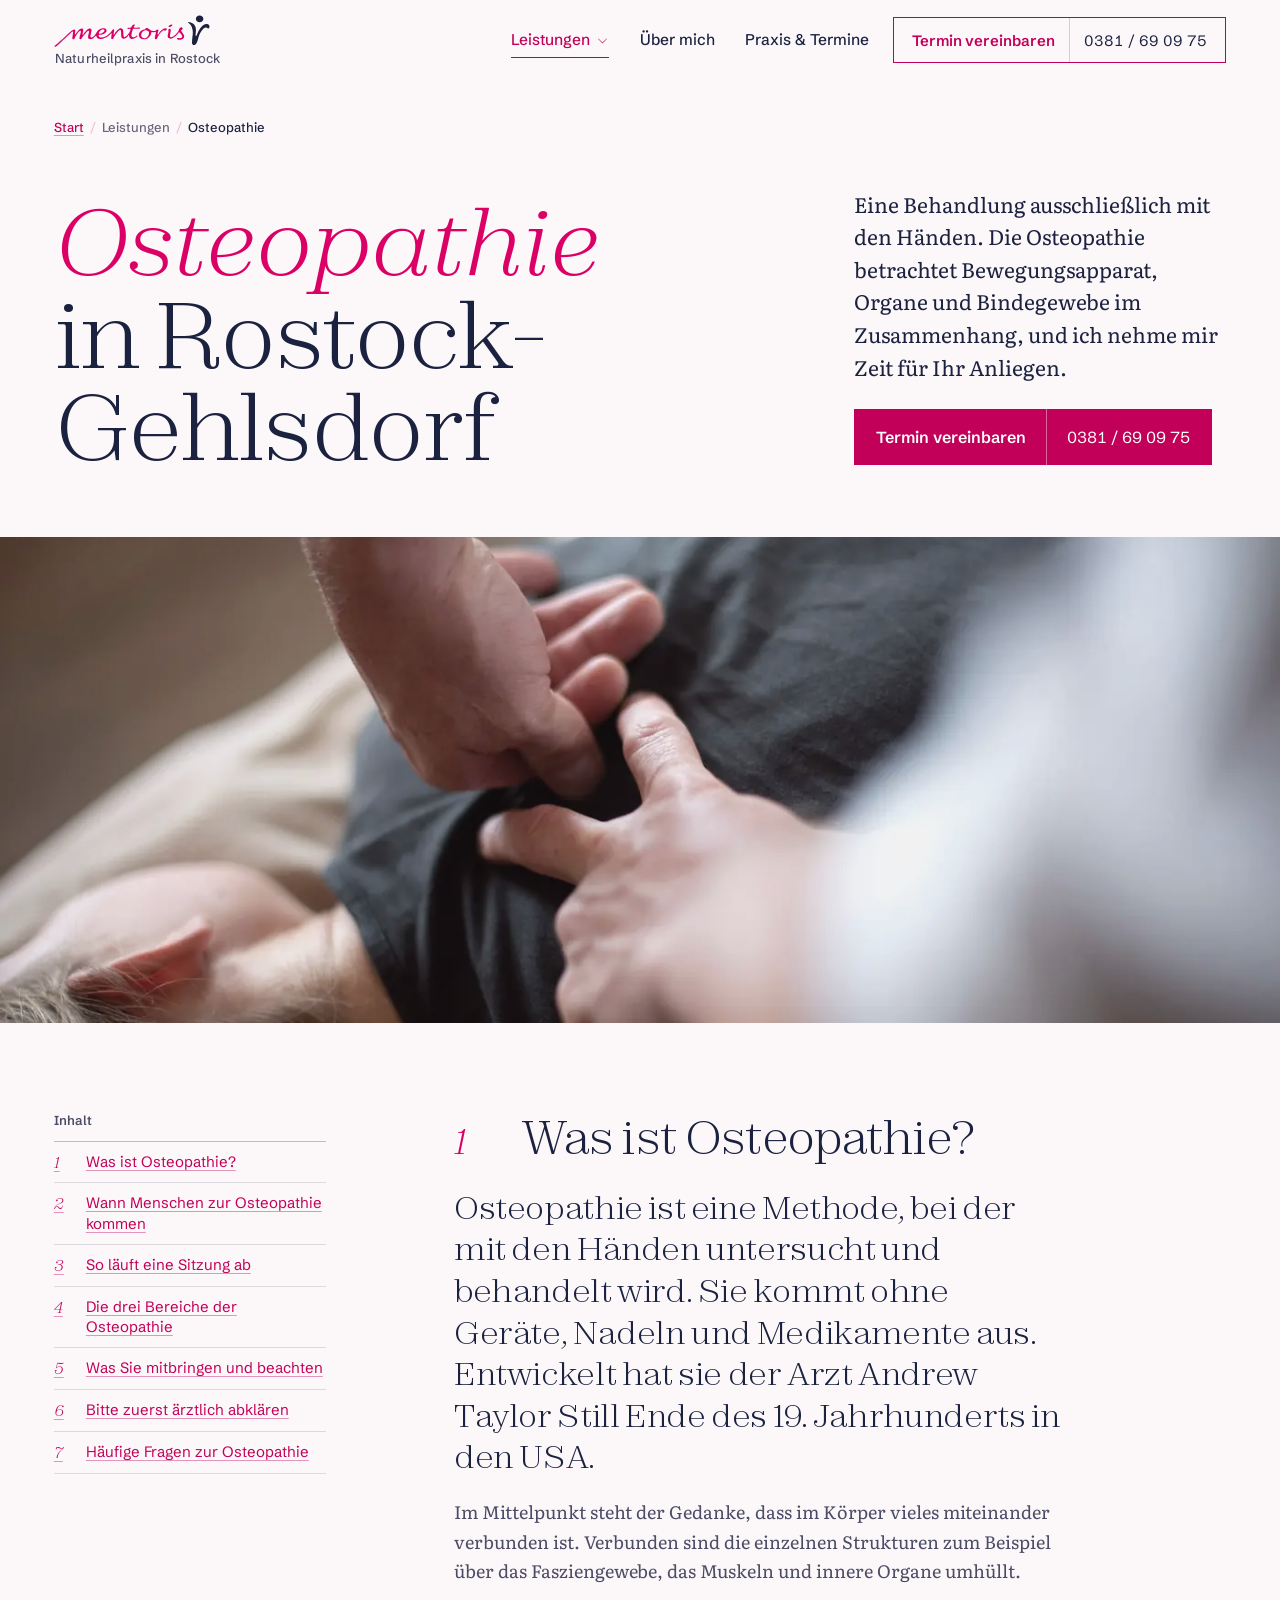
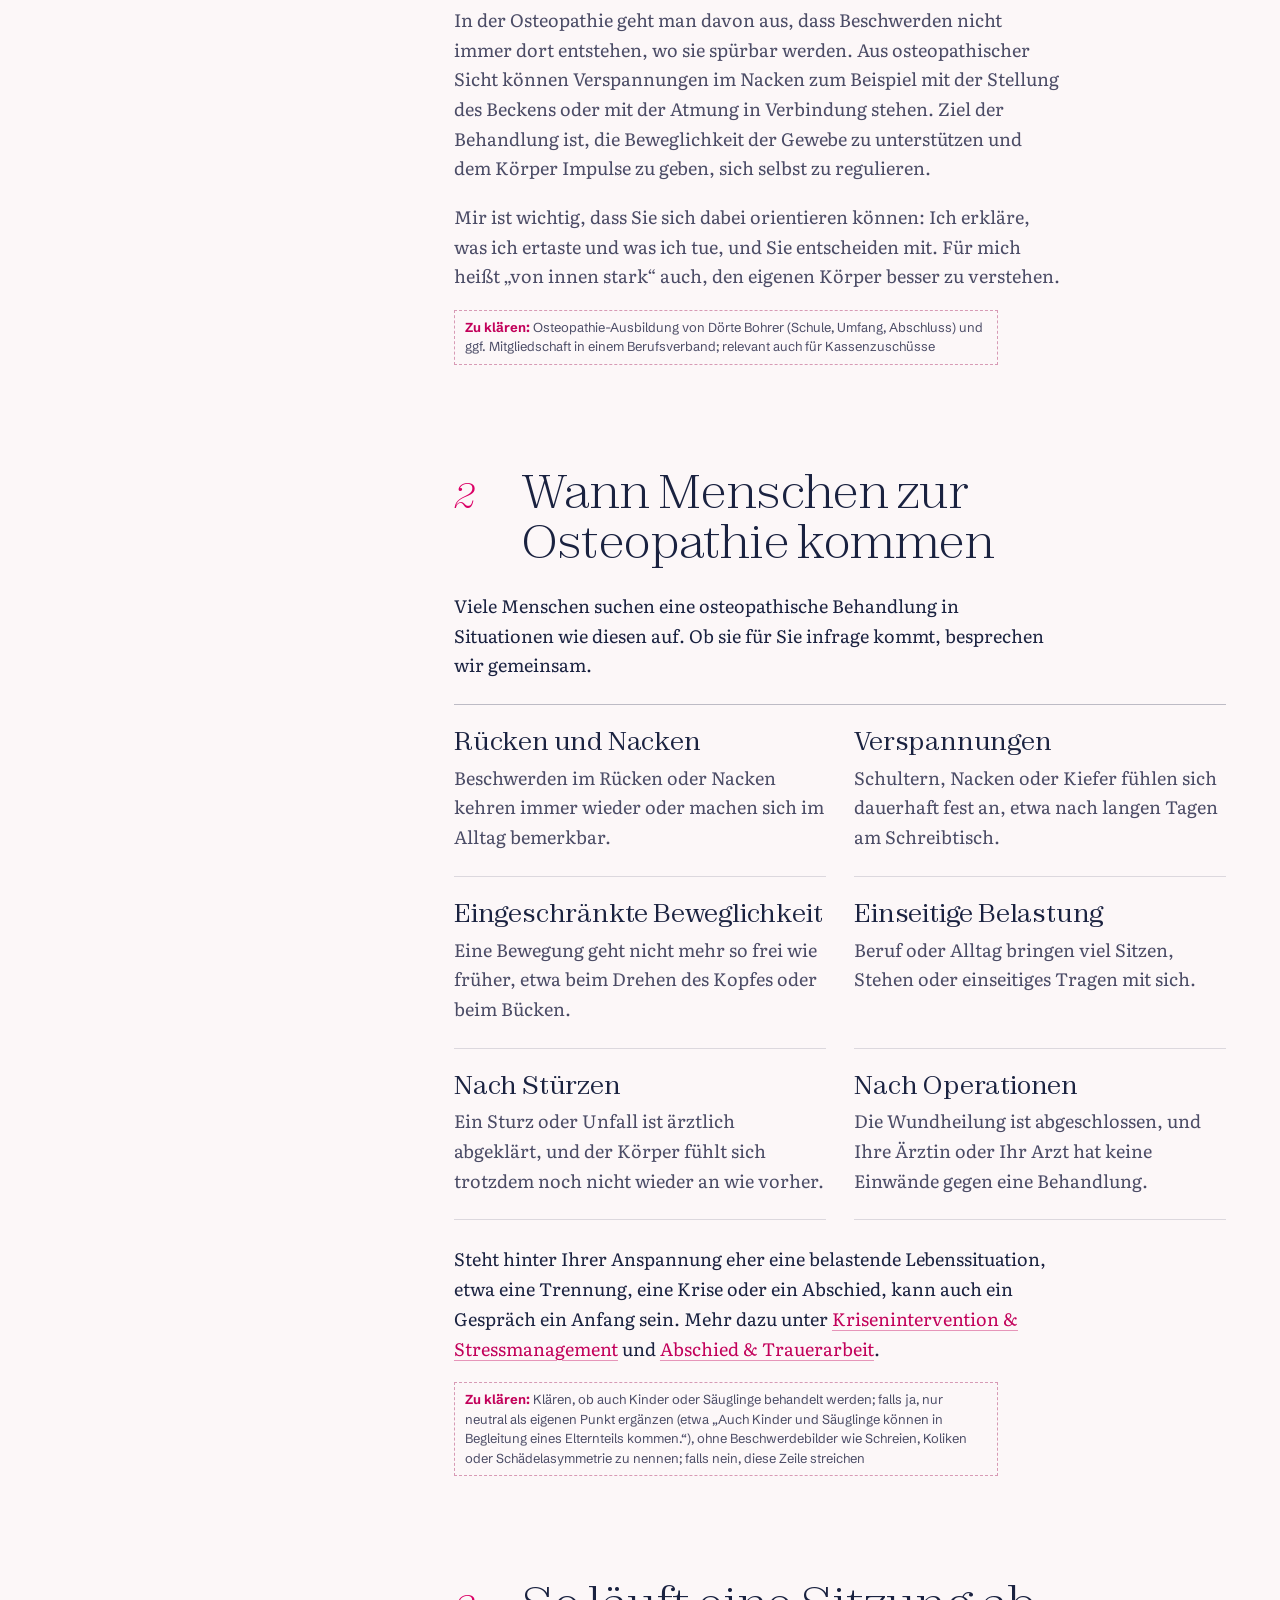
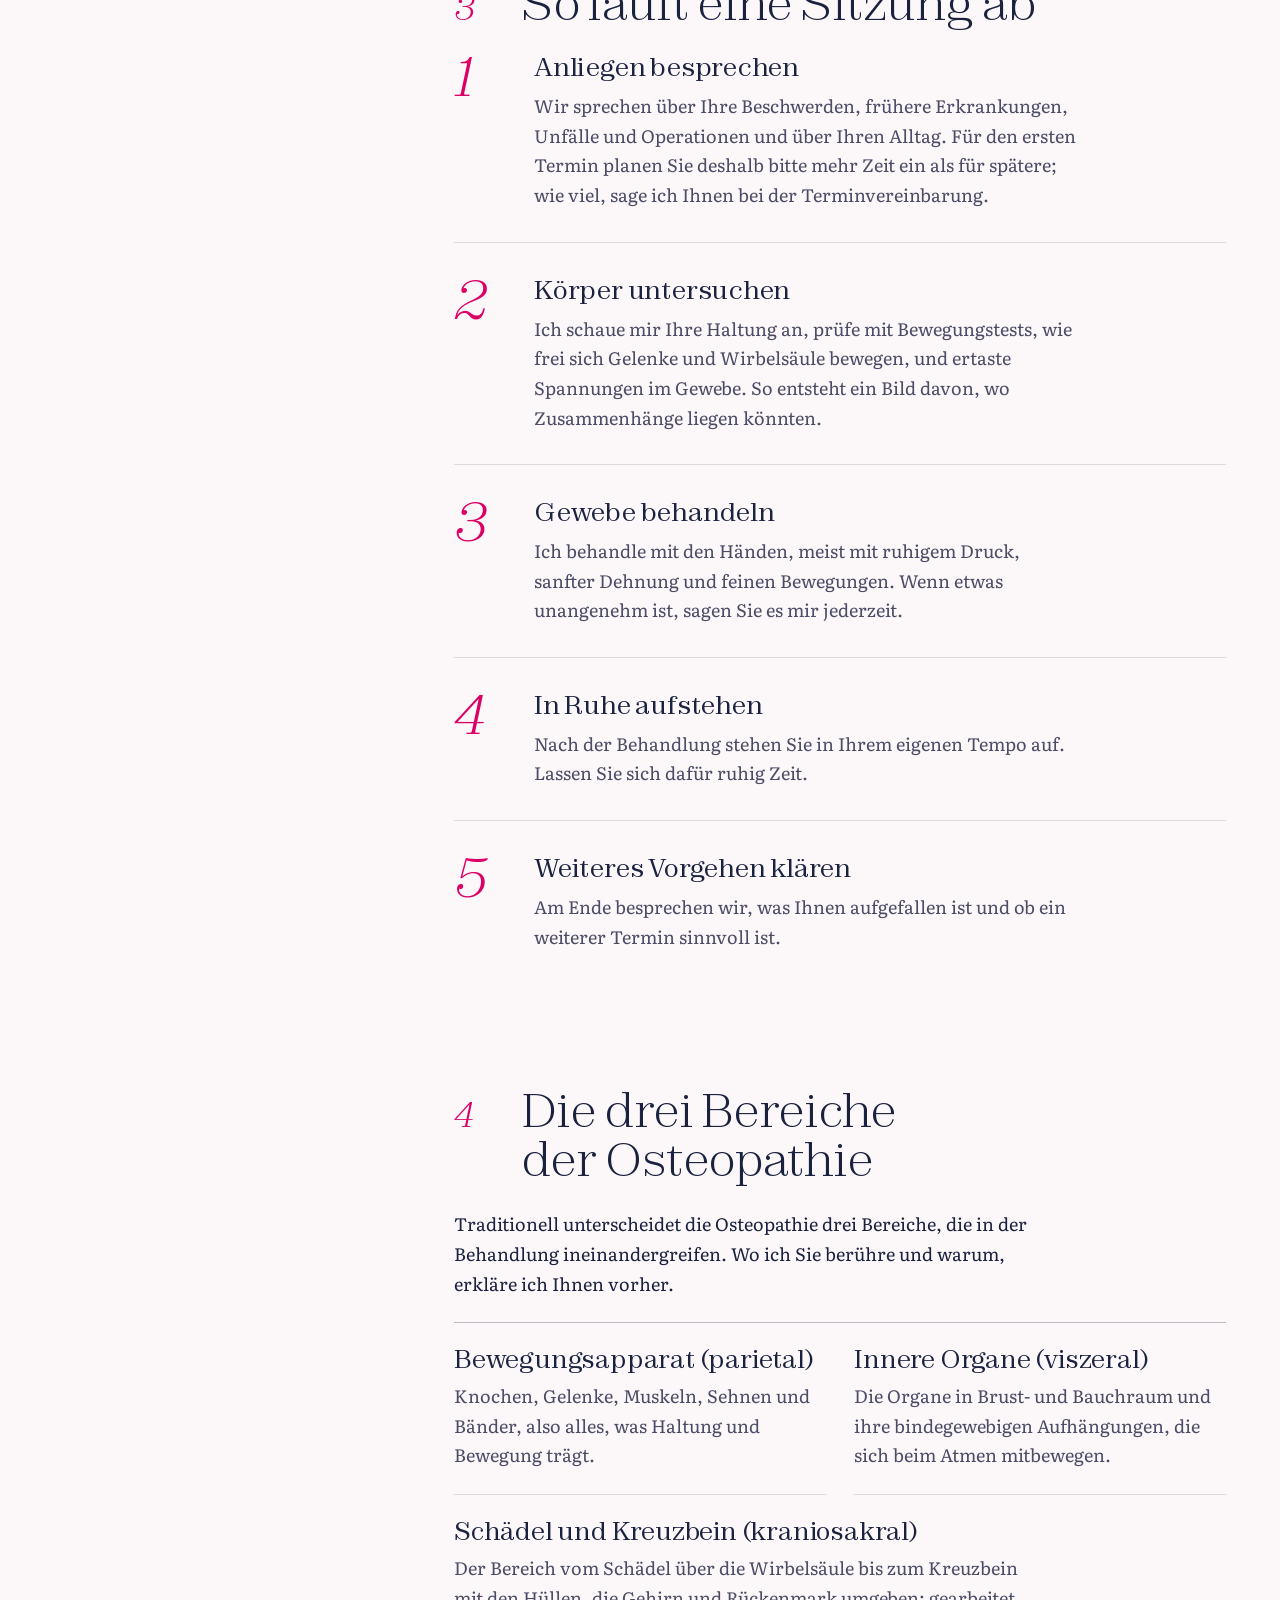
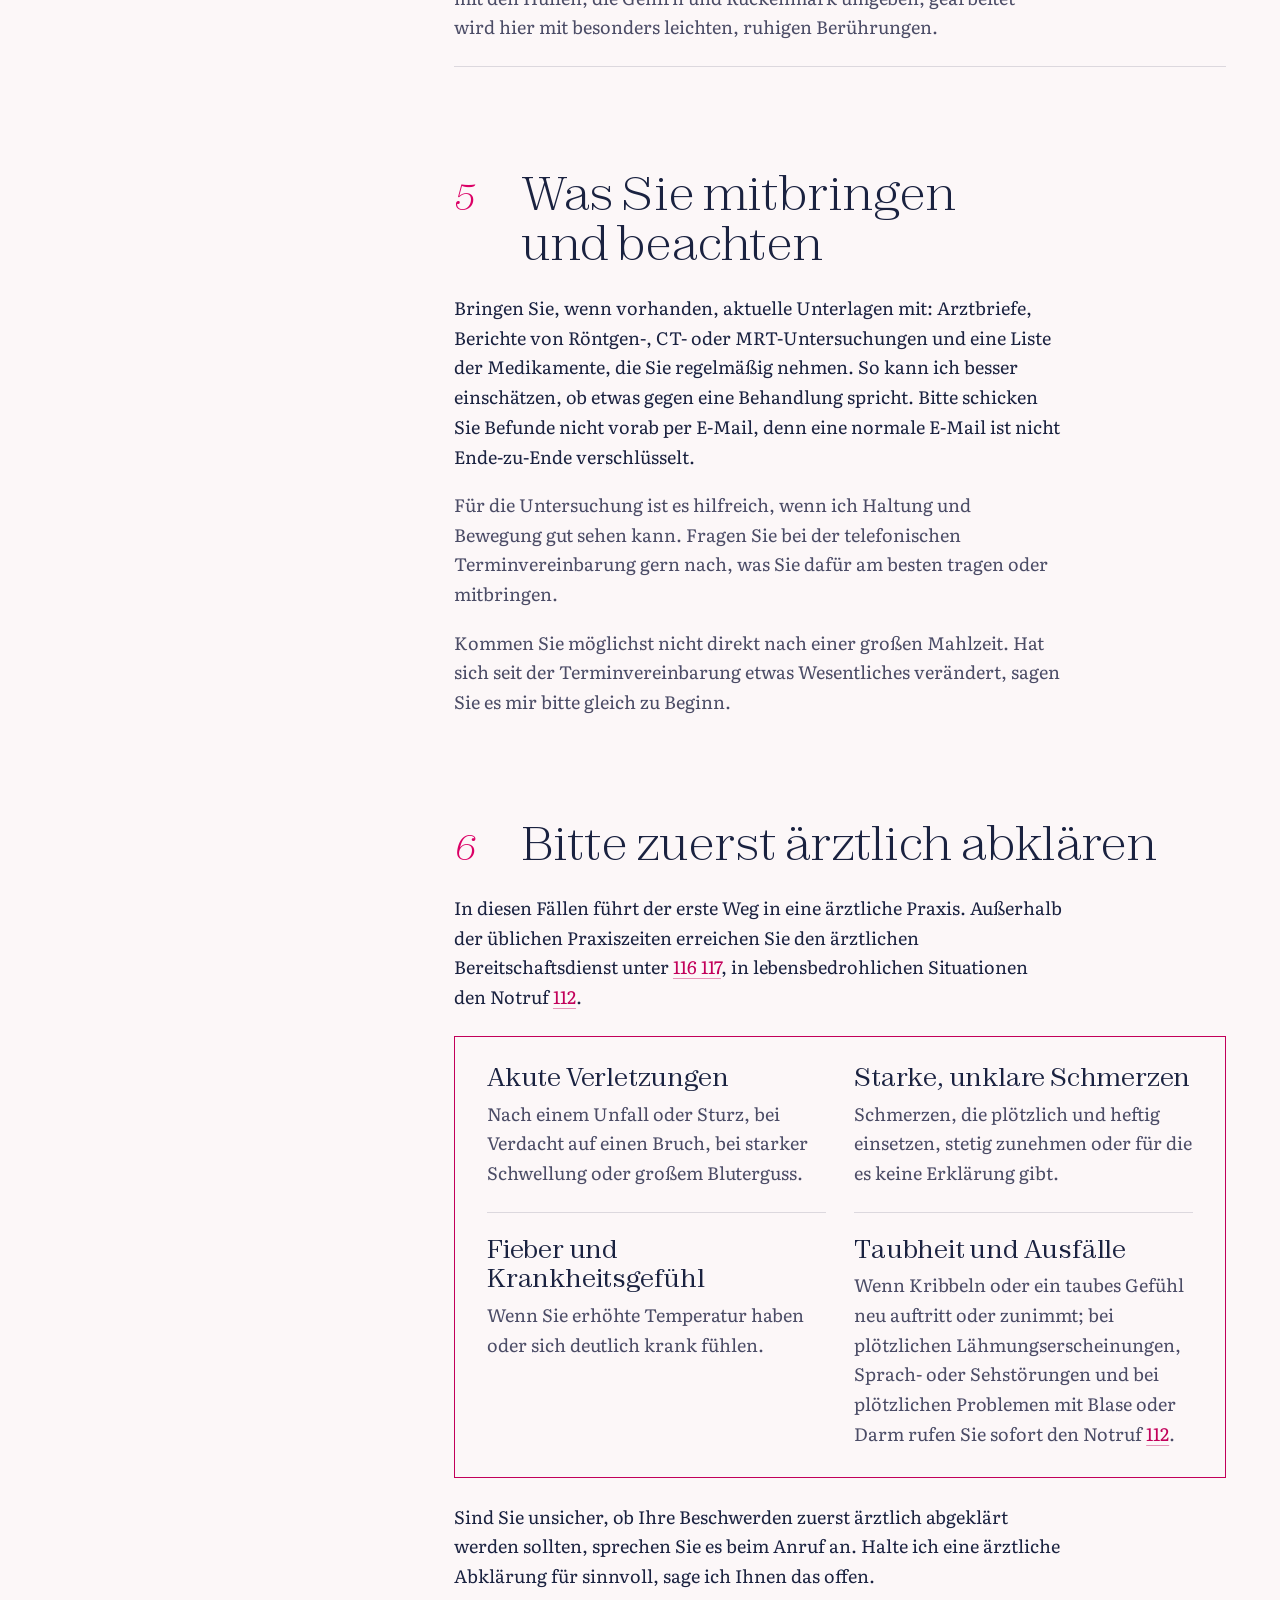
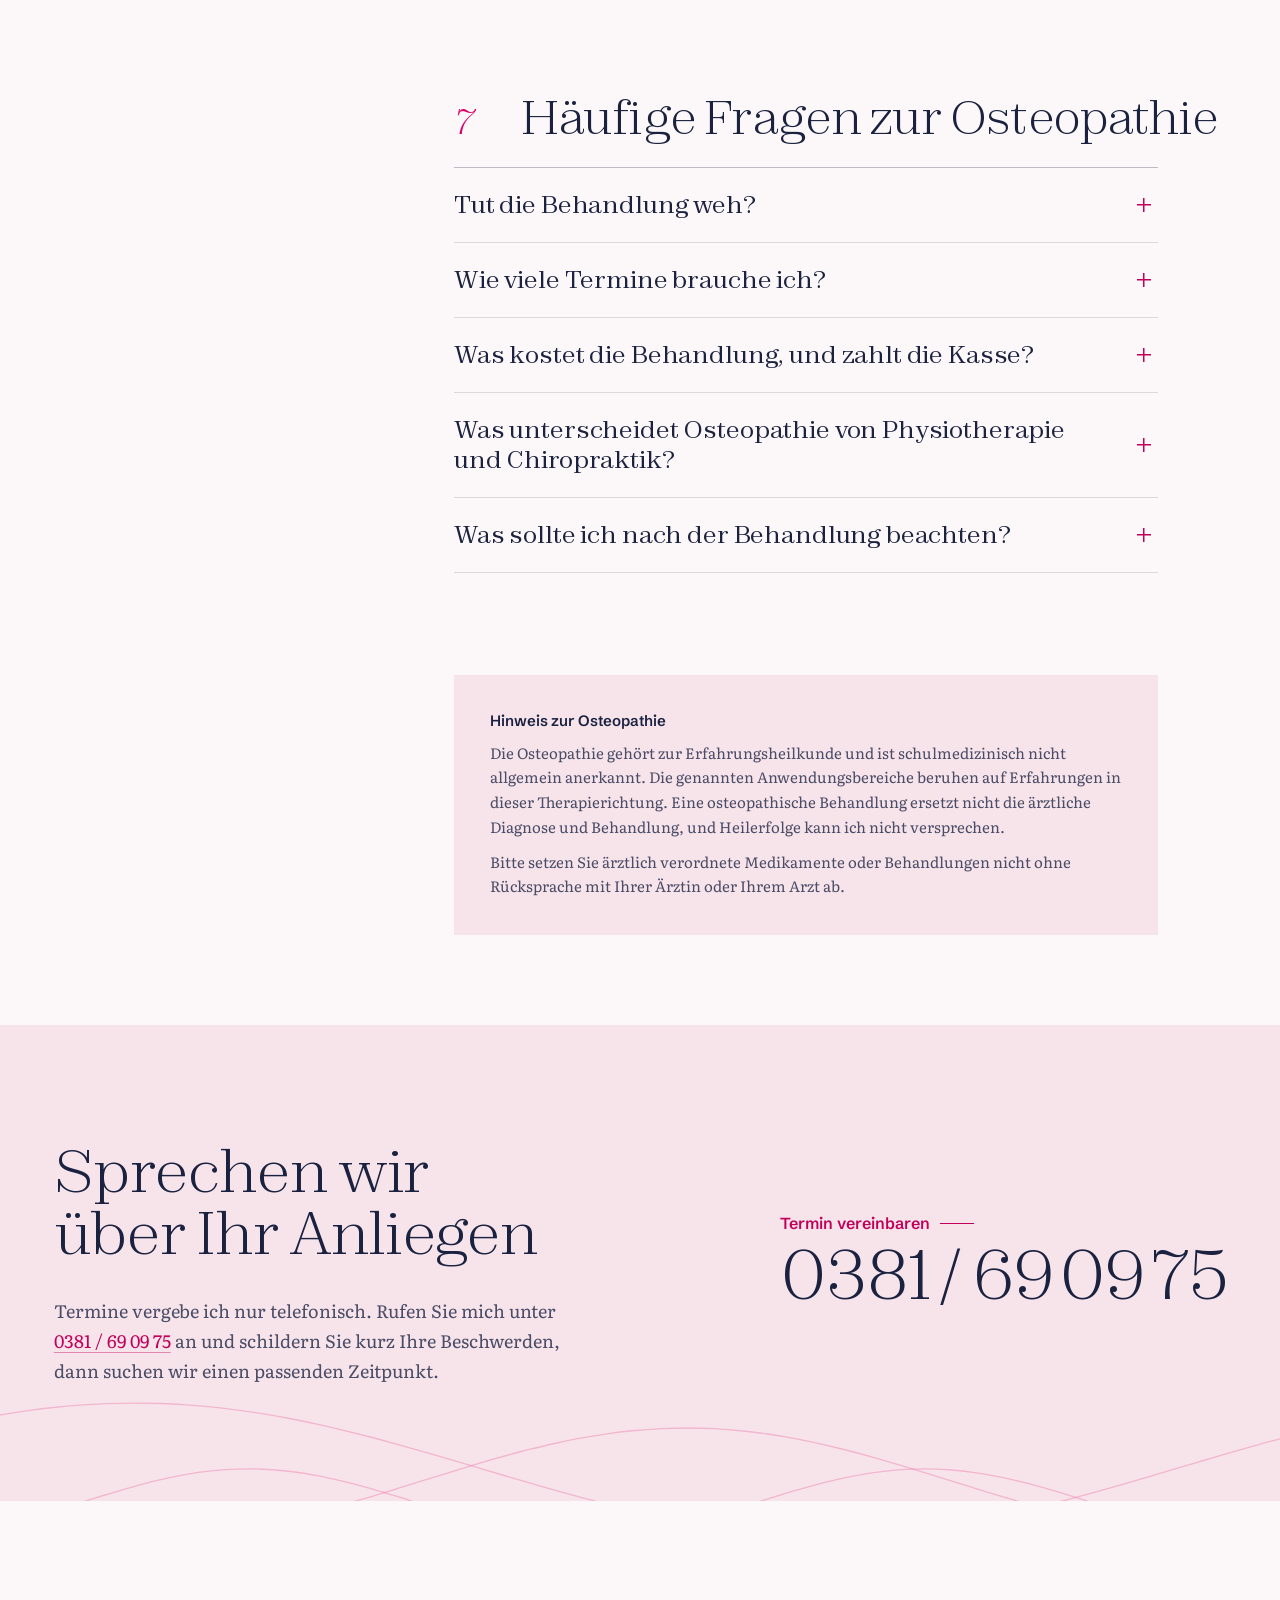
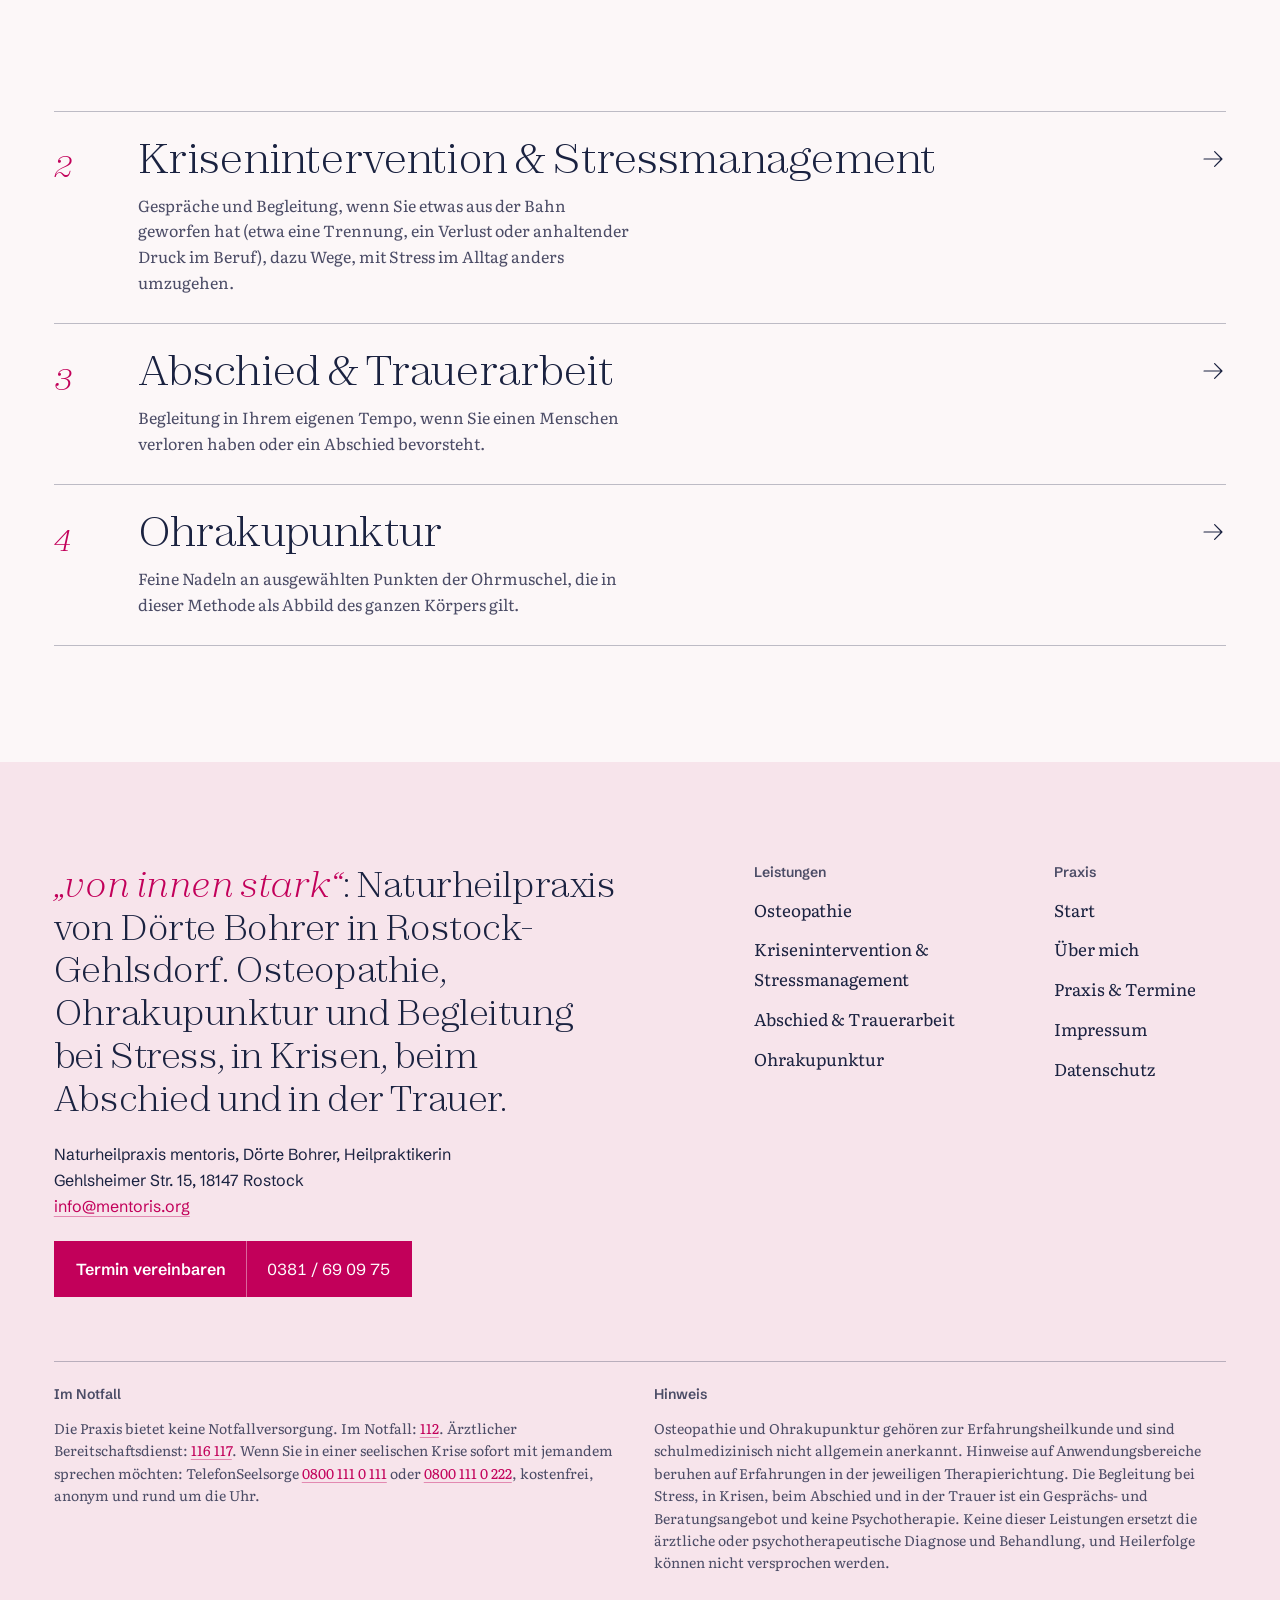
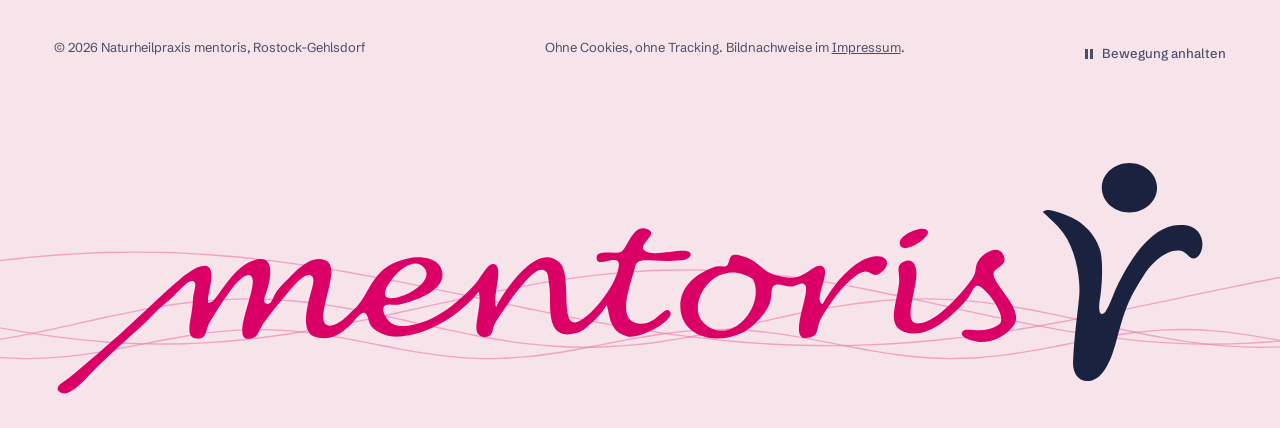
<file: osteopathie.html>
<!doctype html>
<html lang="de">
<head>
  <meta charset="utf-8">
  
  <meta name="viewport" content="width=device-width, initial-scale=1">
  <title>Osteopathie in Rostock-Gehlsdorf | mentoris Rostock</title>
  <meta name="description" content="Osteopathie bei mentoris in Rostock-Gehlsdorf: was die Methode ausmacht, wie eine Sitzung abläuft und was Sie mitbringen. Termine nur telefonisch.">
  <meta name="robots" content="noindex, nofollow">
  <link rel="canonical" href="https://mentoris.org/osteopathie.html">
  <meta name="color-scheme" content="light">
  <meta name="theme-color" content="#FCF7F8">
  <meta property="og:type" content="website">
  <meta property="og:locale" content="de_DE">
  <meta property="og:site_name" content="mentoris Naturheilpraxis">
  <meta property="og:title" content="Osteopathie in Rostock-Gehlsdorf | mentoris Rostock">
  <meta property="og:description" content="Osteopathie bei mentoris in Rostock-Gehlsdorf: was die Methode ausmacht, wie eine Sitzung abläuft und was Sie mitbringen. Termine nur telefonisch.">
  <meta property="og:url" content="https://mentoris.org/osteopathie.html">
  <meta property="og:image" content="https://mentoris.org/assets/img/osteopathie.jpg">
  <meta name="twitter:card" content="summary_large_image">
  <link rel="preload" href="assets/fonts/literata-var.woff2" as="font" type="font/woff2" crossorigin>
  <link rel="preload" href="assets/fonts/zodiak-var.woff2" as="font" type="font/woff2" crossorigin>
  <link rel="stylesheet" href="assets/css/site.css?v=8f4e2084">
  <link rel="icon" href="favicon.ico" sizes="32x32">
  <link rel="icon" href="favicon.svg" type="image/svg+xml">
  <link rel="apple-touch-icon" href="apple-touch-icon.png">
  <link rel="manifest" href="site.webmanifest">
  <script>var d=document.documentElement,off=false;d.classList.add('js');try{off=localStorage.getItem('mentoris-bewegung')==='aus'}catch(e){}if(off){d.classList.add('motion-off')}else{d.classList.add('motion');setTimeout(function(){if(!d.classList.contains('js-ready'))d.classList.remove('motion')},3000)}</script>
  <script src="assets/js/main.js?v=bd253430" defer></script>
</head>
<body class="page-osteopathie tpl-service">
  <a class="skip" href="#inhalt">Zum Inhalt springen</a>
<header class="masthead" data-masthead>
  <div class="masthead__inner">
    <a class="brand" href="./" aria-label="mentoris Naturheilpraxis in Rostock, zur Startseite">
      <span class="wordmark"><svg aria-hidden="true" focusable="false" xmlns="http://www.w3.org/2000/svg" viewBox="0 0 170.8 35.3">
  <path fill="var(--rose, #DB0066)" fill-rule="evenodd" d="M22.85 21.33C23.1 21.32 23.32 21.24 23.47 21.14C24.46 20.46 26.98 15 30.61 14.84C32.9 14.75 31.92 18.56 31.43 19.91C31.3 20.26 30.84 21.3 31.54 21.47C32.35 21.67 32.51 20.08 33.2 19.37C35.63 16.88 37.84 14.09 40.21 15.03C42 15.73 40.66 19.1 40.09 21.98C39.91 22.88 39.53 24.62 40.9 24.71C42.13 24.78 43.62 23.09 44.54 22.25C47.12 19.89 46.9 15.54 53.23 14.6C54.27 14.45 56.4 14.58 57.16 15.8C59.17 19.06 53.87 21.01 51.4 21.53C50.27 21.77 49.65 21.41 49.15 21.67C48.31 22.12 49.21 23.55 49.63 24.02C50.36 24.84 51.57 24.83 52.55 24.71C56.28 24.27 59.62 21.55 62.21 18.81C63.4 17.55 64.34 15.18 65.35 15.62C66.7 16.19 64.91 20.61 65.55 21.94C66.31 20.32 71.55 11.86 75.03 15.43C76.76 17.21 75.07 24.51 77.31 24.23C79.03 24.01 83.33 19.08 83.74 15.89C84.02 13.72 80.5 16.36 80.45 14.7C80.4 13.26 83.24 14.28 84.15 13.71C85.09 13.11 85.81 9.57 87.99 10.4C89.92 11.13 86.05 12.86 87.79 13.73C89.3 14.49 93.64 13.02 94.31 13.9C94.6 14.28 94.22 14.9 92.98 15.02C88.45 15.48 86.58 14.26 86.15 16.02C85.54 18.59 83.23 23.87 86.62 24.38C89.26 24.77 90.47 21.59 91.29 22.56C92.35 23.79 87.02 26.75 85.04 26.3C82.17 25.63 82.44 22.83 81.93 21.69C81.36 22.54 81.1 23.14 79.12 24.83C78.59 25.29 78.13 25.64 77.28 25.85C72.58 27.02 73.82 21.3 73.44 18.88C73.26 17.72 73.38 16.8 72.67 16.49C71.72 16.08 70.51 17.46 69.78 18.27C68.32 19.87 66.86 22.05 65.56 24.06C65.06 24.84 65.15 25.3 64.94 25.76C64.49 26.76 63.01 26.52 62.7 25.61C62.32 24.5 63.53 21.06 62.95 19.68C60.87 22.32 57.16 25.09 53.31 25.98C52.53 26.16 51.1 26.41 50.2 26.32C49.03 26.2 47.31 25.44 46.84 24.45C46.58 23.89 46.48 22.59 45.73 22.84C44.69 23.2 42.71 27.49 38.78 26.39C36.42 25.73 37.6 21.68 38.05 19.92C38.29 18.95 38.82 17.63 38.09 17.26C37.24 16.82 35.79 18.5 35.29 19.09C34.2 20.39 31.68 23.35 30.82 24.75C30.25 25.67 30.22 26.55 28.95 26.67C25.95 26.95 30.53 18.6 29.24 17.37C28.5 16.66 26.89 18.55 26.45 19.12C25.56 20.25 23.37 23.54 22.82 24.81C22.45 25.67 22.54 26.75 21.18 26.63C19.13 26.45 20.52 23.73 20.6 20.75C20.62 19.74 21.33 18.43 20.67 18.12C19.81 17.71 18.25 20.08 16.62 21.3C15.28 22.3 14.15 23.73 12.83 24.92C9.53 27.91 7.87 29.35 5.67 31.59C4.66 32.61 2.13 35.69 0.77 34.49C-0.07 33.76 1.52 33.02 2.15 32.51C4.32 30.77 7.13 28.26 8.2 27.34C11.8 24.26 15.89 20.1 18.63 17.85C19.45 17.18 22.05 15.09 23.01 16.13C23.94 17.15 22.61 20.19 22.85 21.33ZM129.58 10.85C129.64 11.88 125.89 14.23 125.43 12.73C124.94 11.17 129.51 9.51 129.58 10.85ZM134.62 25.71C135 24.61 137.72 26.27 140.11 24.55C141.54 23.51 138.1 18.95 137 18.8C136.25 18.71 136.16 19.96 135.13 21.09C133.21 23.22 129.86 26.44 126.66 25.8C123.09 25.08 124.99 21.57 125.29 18.44C125.45 16.83 124.75 15.94 125.81 15.32C127.16 14.53 127.81 15.51 127.87 16.77C128 19.51 125.54 24.67 128.33 24.36C131.01 24.07 134.7 19.8 136.16 17.71C136.94 16.6 136.37 16.07 137.13 14.97C137.93 13.83 140.02 12.64 140.76 14.23C141.67 16.17 138.74 15.97 139.39 17.52C140.32 19.75 143.9 22.56 142.2 24.79C140.91 26.48 138.73 27.32 136.91 27.09C136.32 27.01 134.31 26.59 134.62 25.71ZM113.94 21.54C115.23 19.17 117.37 16.33 119.87 15.01C120.79 14.52 122.76 13.97 123.38 14.99C123.9 15.84 122.78 16.82 122.25 17.08C121.38 17.51 121.05 16.64 120.19 16.7C119.28 16.77 118.1 17.92 117.35 18.66C116.22 19.77 114.07 22.83 113.49 24.19C112.96 25.41 113.52 26.19 111.7 26.52C108.8 27.03 111.88 20.41 111.48 18.94C111.39 18.64 111.18 18.51 110.98 18.47C110.49 18.39 110.09 18.83 109.44 18.91C108.71 18.99 107.95 18.62 107.36 18.61C106 18.58 106.63 20.1 106.12 21.42C105.54 22.93 103.7 24.94 102.21 25.67C97.84 27.8 92.95 26.15 92.86 21.9C92.8 19.07 95 17.07 97.72 16.08C98.7 15.73 99.14 16.09 99.6 15.89C100.44 15.53 99.74 13.84 101.46 14.25C105.31 15.16 104.25 16.96 108.72 17.58C111.3 17.95 112.64 15.43 113.82 15.87C115.33 16.43 112.94 20.18 113.65 21.27C113.73 21.39 113.84 21.48 113.94 21.54ZM49.09 20.17C49.58 21.87 56.7 18.66 54.96 16.25C53.04 13.58 48.7 18.82 49.09 20.17ZM103.83 18.28C103.62 17.64 103.15 17.46 102.18 17.12C97.45 15.43 93.89 21.58 96.15 24.11C99.71 28.1 105.21 22.48 103.83 18.28Z"/>
  <path fill="var(--ink, #002762)" fill-rule="evenodd" d="M146.6 7.84C147.43 7.25 148.42 7.78 149.81 8.23C152.3 9.05 154.4 11.04 155.12 13.56C155.58 15.16 155.38 18.84 155.15 20.3C155.07 20.79 154.65 22.96 155.41 22.99C156.12 23.01 156.97 20.2 157.55 19.03C159.12 15.8 162.31 9.91 166.8 9.78C168.07 9.75 168.98 9.95 169.67 10.84C170.92 12.45 170.01 14.85 168.88 14.75C168.13 14.69 167.98 13.66 166.83 13.58C164.83 13.43 162.71 15.51 161.66 17.13C159.11 21.05 158.74 22.58 157.59 26.7C157.41 27.37 157.2 28.11 156.95 28.81C156.38 30.4 155.45 32.41 153.91 32.83C152.09 33.33 151.01 31.88 151.09 30.09C151.26 26.15 151.8 22.64 152 20.39C152.25 17.65 151.45 13.53 149.72 11.08C148.61 9.51 147.28 8.52 146.6 7.84ZM163.55 4.27C163.55 6.3 161.72 7.94 159.45 7.94C157.19 7.94 155.35 6.3 155.35 4.27C155.35 2.24 157.19 0.6 159.45 0.6C161.72 0.6 163.55 2.24 163.55 4.27Z"/>
</svg>
</span>
      <span class="brand__sub">Naturheilpraxis in Rostock</span>
    </a>

    <nav class="nav" aria-label="Hauptnavigation">
      <ul class="nav__list">
        <li class="nav__item nav__item--sub" data-sub data-section="leistungen" data-current>
          <button class="nav__link nav__toggle" type="button" aria-expanded="false" aria-controls="sub-leistungen">
            Leistungen <svg class="icon nav__caret" viewBox="0 0 256 256" fill="currentColor" aria-hidden="true" focusable="false"><path d="M212.24,100.24l-80,80a6,6,0,0,1-8.48,0l-80-80a6,6,0,0,1,8.48-8.48L128,167.51l75.76-75.75a6,6,0,0,1,8.48,8.48Z"/></svg>
          </button>
          <div class="sub" id="sub-leistungen">
            <ul>
              <li><a href="osteopathie.html" data-nav aria-current="page">Osteopathie</a></li>
              <li><a href="krisenintervention-stressmanagement.html" data-nav>Krisenintervention&nbsp;&amp; Stressmanagement</a></li>
              <li><a href="abschied-trauerarbeit.html" data-nav>Abschied&nbsp;&amp; Trauerarbeit</a></li>
              <li><a href="ohrakupunktur.html" data-nav>Ohrakupunktur</a></li>
            </ul>
          </div>
        </li>
        <li class="nav__item"><a class="nav__link" href="ueber-mich.html" data-nav>Über mich</a></li>
        <li class="nav__item"><a class="nav__link" href="praxis.html" data-nav>Praxis &amp; Termine</a></li>
      </ul>
    </nav>

    <a class="call" href="tel:+49381690975">
      <span class="call__label">Termin vereinbaren</span>
      <span class="call__num">0381 / 69 09 75</span>
    </a>

    <button class="menu-btn" type="button" aria-expanded="false" aria-controls="menu" data-menu-btn>
      <span class="menu-btn__open">Menü</span><span class="menu-btn__close">Schließen</span>
    </button>
  </div>

  <div class="progress" aria-hidden="true"></div>

  <nav class="menu" id="menu" aria-label="Menü" data-menu>
    <div class="menu__inner">
      <ul class="menu__list">
        <li><a href="osteopathie.html" data-nav aria-current="page">Osteopathie</a></li>
        <li><a href="krisenintervention-stressmanagement.html" data-nav>Krisenintervention&nbsp;&amp; Stressmanagement</a></li>
        <li><a href="abschied-trauerarbeit.html" data-nav>Abschied&nbsp;&amp; Trauerarbeit</a></li>
        <li><a href="ohrakupunktur.html" data-nav>Ohrakupunktur</a></li>
        <li class="menu__minor"><a href="ueber-mich.html" data-nav>Über mich</a></li>
        <li class="menu__minor"><a href="praxis.html" data-nav>Praxis &amp; Termine</a></li>
      </ul>
      <a class="btn btn--wide" href="tel:+49381690975">
        <span class="btn__label">Termin vereinbaren</span>
        <span class="btn__num">0381 / 69 09 75</span>
      </a>
    </div>
  </nav>
</header>

  <main id="inhalt" tabindex="-1">
<nav class="wrap crumbs" aria-label="Brotkrumen">
  <ol>
    <li><a href="./">Start</a></li>
    <li><span>Leistungen</span></li>
    <li><span aria-current="page">Osteopathie</span></li>
  </ol>
</nav>
<section class="page-head">
  <div class="wrap page-head__type">
    <h1 class="page-head__title"><em>Osteopathie</em> in Rostock-Gehlsdorf</h1>
    <div class="page-head__aside" data-reveal style="--d:200ms">
      <p class="page-head__lead">Eine Behandlung ausschließlich mit den Händen. Die Osteopathie betrachtet Bewegungsapparat, Organe und Bindegewebe im Zusammenhang, und ich nehme mir Zeit für Ihr Anliegen.</p>
      <a class="btn btn--fluid" href="tel:+49381690975">
  <span class="btn__label">Termin vereinbaren</span>
  <span class="btn__num">0381 / 69 09 75</span>
</a>
    </div>
  </div>
</section>
<figure class="page-head__photo">
  <div class="photo"><img src="assets/img/osteopathie-1400.webp" srcset="assets/img/osteopathie-800.webp 800w, assets/img/osteopathie-1400.webp 1400w, assets/img/osteopathie-2200.webp 2200w" sizes="100vw" width="2200" height="1469" alt="Zwei Hände liegen behandelnd auf dem bekleideten oberen Rücken einer liegenden Person" style="object-position:40% 45%" loading="eager" decoding="sync" fetchpriority="high"></div>
  
</figure>
<div class="wrap article-wrap">
  <div class="article-grid">
    <nav class="contents" aria-label="Inhalt dieser Seite" data-toc>
  <details open>
    <summary class="contents__summary">Inhalt dieser Seite <svg class="icon" viewBox="0 0 256 256" fill="currentColor" aria-hidden="true" focusable="false"><path d="M212.24,100.24l-80,80a6,6,0,0,1-8.48,0l-80-80a6,6,0,0,1,8.48-8.48L128,167.51l75.76-75.75a6,6,0,0,1,8.48,8.48Z"/></svg></summary>
    <p class="contents__title" aria-hidden="true">Inhalt</p>
    <ol>
      <li><a href="#was-ist-osteopathie">Was ist Osteopathie?</a></li>
      <li><a href="#wann-menschen-zur-osteopathie-kommen">Wann Menschen zur Osteopathie kommen</a></li>
      <li><a href="#so-laeuft-eine-sitzung-ab">So läuft eine Sitzung ab</a></li>
      <li><a href="#die-drei-bereiche-der-osteopathie">Die drei Bereiche der Osteopathie</a></li>
      <li><a href="#was-sie-mitbringen-und-beachten">Was Sie mitbringen und beachten</a></li>
      <li><a href="#bitte-zuerst-aerztlich-abklaeren">Bitte zuerst ärztlich abklären</a></li>
      <li><a href="#haeufige-fragen-zur-osteopathie">Häufige Fragen zur Osteopathie</a></li>
    </ol>
  </details>
</nav>
    <div class="article">
<section id="was-ist-osteopathie" aria-labelledby="was-ist-osteopathie-h">
  <div class="sec-head" data-reveal><span class="sec-head__num" aria-hidden="true">1</span><h2 id="was-ist-osteopathie-h">Was ist Osteopathie?</h2></div>
  <div class="prose"><p>Osteopathie ist eine Methode, bei der mit den Händen untersucht und behandelt wird. Sie kommt ohne Geräte, Nadeln und Medikamente aus. Entwickelt hat sie der Arzt Andrew Taylor Still Ende des 19. Jahrhunderts in den USA.</p>
<p>Im Mittelpunkt steht der Gedanke, dass im Körper vieles miteinander verbunden ist. Verbunden sind die einzelnen Strukturen zum Beispiel über das Fasziengewebe, das Muskeln und innere Organe umhüllt.</p>
<p>In der Osteopathie geht man davon aus, dass Beschwerden nicht immer dort entstehen, wo sie spürbar werden. Aus osteopathischer Sicht können Verspannungen im Nacken zum Beispiel mit der Stellung des Beckens oder mit der Atmung in Verbindung stehen. Ziel der Behandlung ist, die Beweglichkeit der Gewebe zu unterstützen und dem Körper Impulse zu geben, sich selbst zu regulieren.</p>
<p>Mir ist wichtig, dass Sie sich dabei orientieren können: Ich erkläre, was ich ertaste und was ich tue, und Sie entscheiden mit. Für mich heißt „von innen stark“ auch, den eigenen Körper besser zu verstehen.</p>
<p><span class="todo"><span class="visually-hidden">Platzhalter: </span>Osteopathie-Ausbildung von Dörte Bohrer (Schule, Umfang, Abschluss) und ggf. Mitgliedschaft in einem Berufsverband; relevant auch für Kassenzuschüsse</span></p></div>
</section>
<section id="wann-menschen-zur-osteopathie-kommen" aria-labelledby="wann-menschen-zur-osteopathie-kommen-h">
  <div class="sec-head" data-reveal><span class="sec-head__num" aria-hidden="true">2</span><h2 id="wann-menschen-zur-osteopathie-kommen-h">Wann Menschen zur Osteopathie kommen</h2></div>
  <div class="prose"><p>Viele Menschen suchen eine osteopathische Behandlung in Situationen wie diesen auf. Ob sie für Sie infrage kommt, besprechen wir gemeinsam.</p></div>
<ul class="points points--2">
  <li class="point" data-reveal style="--d:0ms">
    <p class="point__title">Rücken und Nacken</p>
    <p>Beschwerden im Rücken oder Nacken kehren immer wieder oder machen sich im Alltag bemerkbar.</p>
  </li>
  <li class="point" data-reveal style="--d:80ms">
    <p class="point__title">Verspannungen</p>
    <p>Schultern, Nacken oder Kiefer fühlen sich dauerhaft fest an, etwa nach langen Tagen am Schreibtisch.</p>
  </li>
  <li class="point" data-reveal style="--d:0ms">
    <p class="point__title">Eingeschränkte Beweglichkeit</p>
    <p>Eine Bewegung geht nicht mehr so frei wie früher, etwa beim Drehen des Kopfes oder beim Bücken.</p>
  </li>
  <li class="point" data-reveal style="--d:80ms">
    <p class="point__title">Einseitige Belastung</p>
    <p>Beruf oder Alltag bringen viel Sitzen, Stehen oder einseitiges Tragen mit sich.</p>
  </li>
  <li class="point" data-reveal style="--d:0ms">
    <p class="point__title">Nach Stürzen</p>
    <p>Ein Sturz oder Unfall ist ärztlich abgeklärt, und der Körper fühlt sich trotzdem noch nicht wieder an wie vorher.</p>
  </li>
  <li class="point" data-reveal style="--d:80ms">
    <p class="point__title">Nach Operationen</p>
    <p>Die Wundheilung ist abgeschlossen, und Ihre Ärztin oder Ihr Arzt hat keine Einwände gegen eine Behandlung.</p>
  </li>
</ul>
<div class="prose"><p>Steht hinter Ihrer Anspannung eher eine belastende Lebenssituation, etwa eine Trennung, eine Krise oder ein Abschied, kann auch ein Gespräch ein Anfang sein. Mehr dazu unter <a href="krisenintervention-stressmanagement.html">Krisenintervention &amp; Stressmanagement</a> und <a href="abschied-trauerarbeit.html">Abschied &amp; Trauerarbeit</a>.</p>
<p><span class="todo"><span class="visually-hidden">Platzhalter: </span>Klären, ob auch Kinder oder Säuglinge behandelt werden; falls ja, nur neutral als eigenen Punkt ergänzen (etwa „Auch Kinder und Säuglinge können in Begleitung eines Elternteils kommen.“), ohne Beschwerdebilder wie Schreien, Koliken oder Schädelasymmetrie zu nennen; falls nein, diese Zeile streichen</span></p></div>
</section>
<section id="so-laeuft-eine-sitzung-ab" aria-labelledby="so-laeuft-eine-sitzung-ab-h">
  <div class="sec-head" data-reveal><span class="sec-head__num" aria-hidden="true">3</span><h2 id="so-laeuft-eine-sitzung-ab-h">So läuft eine Sitzung ab</h2></div>
  <ol class="steps">
  <li class="step" data-reveal>
    <span class="step__num" aria-hidden="true">1</span>
    <h3 class="step__title">Anliegen besprechen</h3>
    <p>Wir sprechen über Ihre Beschwerden, frühere Erkrankungen, Unfälle und Operationen und über Ihren Alltag. Für den ersten Termin planen Sie deshalb bitte mehr Zeit ein als für spätere; wie viel, sage ich Ihnen bei der Terminvereinbarung.</p>
  </li>
  <li class="step" data-reveal>
    <span class="step__num" aria-hidden="true">2</span>
    <h3 class="step__title">Körper untersuchen</h3>
    <p>Ich schaue mir Ihre Haltung an, prüfe mit Bewegungstests, wie frei sich Gelenke und Wirbelsäule bewegen, und ertaste Spannungen im Gewebe. So entsteht ein Bild davon, wo Zusammenhänge liegen könnten.</p>
  </li>
  <li class="step" data-reveal>
    <span class="step__num" aria-hidden="true">3</span>
    <h3 class="step__title">Gewebe behandeln</h3>
    <p>Ich behandle mit den Händen, meist mit ruhigem Druck, sanfter Dehnung und feinen Bewegungen. Wenn etwas unangenehm ist, sagen Sie es mir jederzeit.</p>
  </li>
  <li class="step" data-reveal>
    <span class="step__num" aria-hidden="true">4</span>
    <h3 class="step__title">In Ruhe aufstehen</h3>
    <p>Nach der Behandlung stehen Sie in Ihrem eigenen Tempo auf. Lassen Sie sich dafür ruhig Zeit.</p>
  </li>
  <li class="step" data-reveal>
    <span class="step__num" aria-hidden="true">5</span>
    <h3 class="step__title">Weiteres Vorgehen klären</h3>
    <p>Am Ende besprechen wir, was Ihnen aufgefallen ist und ob ein weiterer Termin sinnvoll ist.</p>
  </li>
</ol>
</section>
<section id="die-drei-bereiche-der-osteopathie" aria-labelledby="die-drei-bereiche-der-osteopathie-h">
  <div class="sec-head" data-reveal><span class="sec-head__num" aria-hidden="true">4</span><h2 id="die-drei-bereiche-der-osteopathie-h">Die drei Bereiche der Osteopathie</h2></div>
  <div class="prose"><p>Traditionell unterscheidet die Osteopathie drei Bereiche, die in der Behandlung ineinandergreifen. Wo ich Sie berühre und warum, erkläre ich Ihnen vorher.</p></div>
<ul class="points points--2">
  <li class="point" data-reveal style="--d:0ms">
    <p class="point__title">Bewegungsapparat (parietal)</p>
    <p>Knochen, Gelenke, Muskeln, Sehnen und Bänder, also alles, was Haltung und Bewegung trägt.</p>
  </li>
  <li class="point" data-reveal style="--d:80ms">
    <p class="point__title">Innere Organe (viszeral)</p>
    <p>Die Organe in Brust- und Bauchraum und ihre bindegewebigen Aufhängungen, die sich beim Atmen mitbewegen.</p>
  </li>
  <li class="point" data-reveal style="--d:0ms">
    <p class="point__title">Schädel und Kreuzbein (kraniosakral)</p>
    <p>Der Bereich vom Schädel über die Wirbelsäule bis zum Kreuzbein mit den Hüllen, die Gehirn und Rückenmark umgeben; gearbeitet wird hier mit besonders leichten, ruhigen Berührungen.</p>
  </li>
</ul>

</section>
<section id="was-sie-mitbringen-und-beachten" aria-labelledby="was-sie-mitbringen-und-beachten-h">
  <div class="sec-head" data-reveal><span class="sec-head__num" aria-hidden="true">5</span><h2 id="was-sie-mitbringen-und-beachten-h">Was Sie mitbringen und beachten</h2></div>
  <div class="prose"><p>Bringen Sie, wenn vorhanden, aktuelle Unterlagen mit: Arztbriefe, Berichte von Röntgen-, CT- oder MRT-Untersuchungen und eine Liste der Medikamente, die Sie regelmäßig nehmen. So kann ich besser einschätzen, ob etwas gegen eine Behandlung spricht. Bitte schicken Sie Befunde nicht vorab per E-Mail, denn eine normale E-Mail ist nicht Ende-zu-Ende verschlüsselt.</p>
<p>Für die Untersuchung ist es hilfreich, wenn ich Haltung und Bewegung gut sehen kann. Fragen Sie bei der telefonischen Terminvereinbarung gern nach, was Sie dafür am besten tragen oder mitbringen.</p>
<p>Kommen Sie möglichst nicht direkt nach einer großen Mahlzeit. Hat sich seit der Terminvereinbarung etwas Wesentliches verändert, sagen Sie es mir bitte gleich zu Beginn.</p></div>
</section>
<section id="bitte-zuerst-aerztlich-abklaeren" aria-labelledby="bitte-zuerst-aerztlich-abklaeren-h">
  <div class="sec-head" data-reveal><span class="sec-head__num" aria-hidden="true">6</span><h2 id="bitte-zuerst-aerztlich-abklaeren-h">Bitte zuerst ärztlich abklären</h2></div>
  <div class="prose"><p>In diesen Fällen führt der erste Weg in eine ärztliche Praxis. Außerhalb der üblichen Praxiszeiten erreichen Sie den ärztlichen Bereitschaftsdienst unter <a class="tel" href="tel:116117">116 117</a>, in lebensbedrohlichen Situationen den Notruf <a class="tel" href="tel:112">112</a>.</p></div>
<ul class="points points--2 points--caution">
  <li class="point" data-reveal style="--d:0ms">
    <p class="point__title">Akute Verletzungen</p>
    <p>Nach einem Unfall oder Sturz, bei Verdacht auf einen Bruch, bei starker Schwellung oder großem Bluterguss.</p>
  </li>
  <li class="point" data-reveal style="--d:80ms">
    <p class="point__title">Starke, unklare Schmerzen</p>
    <p>Schmerzen, die plötzlich und heftig einsetzen, stetig zunehmen oder für die es keine Erklärung gibt.</p>
  </li>
  <li class="point" data-reveal style="--d:0ms">
    <p class="point__title">Fieber und Krankheitsgefühl</p>
    <p>Wenn Sie erhöhte Temperatur haben oder sich deutlich krank fühlen.</p>
  </li>
  <li class="point" data-reveal style="--d:80ms">
    <p class="point__title">Taubheit und Ausfälle</p>
    <p>Wenn Kribbeln oder ein taubes Gefühl neu auftritt oder zunimmt; bei plötzlichen Lähmungserscheinungen, Sprach- oder Sehstörungen und bei plötzlichen Problemen mit Blase oder Darm rufen Sie sofort den Notruf <a class="tel" href="tel:112">112</a>.</p>
  </li>
</ul>
<div class="prose"><p>Sind Sie unsicher, ob Ihre Beschwerden zuerst ärztlich abgeklärt werden sollten, sprechen Sie es beim Anruf an. Halte ich eine ärztliche Abklärung für sinnvoll, sage ich Ihnen das offen.</p></div>
</section>
<section id="haeufige-fragen-zur-osteopathie" aria-labelledby="haeufige-fragen-zur-osteopathie-h">
  <div class="sec-head" data-reveal><span class="sec-head__num" aria-hidden="true">7</span><h2 id="haeufige-fragen-zur-osteopathie-h">Häufige Fragen zur Osteopathie</h2></div>
  
<div class="faq">
  <details>
    <summary>Tut die Behandlung weh?</summary>
    <div class="faq__answer"><p>Die Behandlung soll nicht wehtun. Stellen mit viel Spannung können sich allerdings empfindlich anfühlen: Sagen Sie mir dann einfach Bescheid, und ich passe den Druck an oder höre auf. Möchten Sie bestimmte Griffe nicht, zum Beispiel am Nacken, sprechen Sie es vorher an.</p></div>
  </details>
  <details>
    <summary>Wie viele Termine brauche ich?</summary>
    <div class="faq__answer"><p>Das hängt von Ihrem Anliegen ab und lässt sich vorher nicht pauschal sagen. Nach dem ersten Termin besprechen wir gemeinsam, ob und wann ein weiterer sinnvoll ist. In der Osteopathie lässt man zwischen zwei Behandlungen häufig etwas Abstand, oft eine oder mehrere Wochen. Man geht davon aus, dass der Körper Zeit braucht, um darauf zu reagieren.</p></div>
  </details>
  <details>
    <summary>Was kostet die Behandlung, und zahlt die Kasse?</summary>
    <div class="faq__answer"><p>Osteopathie ist bei mir eine Privatleistung: Sie brauchen keine Überweisung und erhalten eine Rechnung, die sich üblicherweise am Gebührenverzeichnis für Heilpraktiker (GebüH) orientiert. Was eine Sitzung ungefähr kostet, können Sie mich gern schon beim Anruf fragen.</p>
<p>Gesetzliche Krankenkassen übernehmen Heilpraktikerleistungen in der Regel nicht. Einige gesetzliche Kassen bezuschussen Osteopathie aber unter bestimmten Voraussetzungen: Häufig verlangen sie eine ärztliche Bescheinigung und stellen Anforderungen an die Ausbildung der behandelnden Person. Private Krankenversicherungen und Zusatzversicherungen erstatten die Kosten je nach Tarif ganz oder teilweise.</p>
<p>Fragen Sie am besten vor dem ersten Termin bei Ihrer Versicherung nach, ob und unter welchen Bedingungen sie eine Behandlung bei mir erstattet und welche Nachweise sie verlangt. Ob meine Ausbildung die Anforderungen Ihrer Kasse erfüllt, klären wir am Telefon. Mehr zu Kosten und Abrechnung finden Sie unter <a href="praxis.html">Praxis &amp; Termine</a>.</p></div>
  </details>
  <details>
    <summary>Was unterscheidet Osteopathie von Physiotherapie und Chiropraktik?</summary>
    <div class="faq__answer"><p>Physiotherapie wird meist ärztlich verordnet und arbeitet häufig mit aktiven Übungen und gezielten Anwendungen. Die Chiropraktik konzentriert sich vor allem auf Gelenke und Wirbelsäule und nutzt oft kurze, schnelle Impulse.</p>
<p>Die Osteopathie bezieht neben dem Bewegungsapparat auch Organe und Bindegewebe ein. Sie arbeitet überwiegend mit sanften Techniken, kennt aber ebenfalls Impulstechniken an Gelenken und Wirbelsäule. Die Ansätze überschneiden sich also teilweise.</p></div>
  </details>
  <details>
    <summary>Was sollte ich nach der Behandlung beachten?</summary>
    <div class="faq__answer"><p>Planen Sie danach möglichst etwas Ruhe ein und verzichten Sie am selben Tag auf anstrengenden Sport. Manche Menschen fühlen sich anschließend müde oder spüren die behandelten Bereiche noch eine Weile. Wenn Sie unsicher sind, ob eine Reaktion normal ist, rufen Sie mich an.</p></div>
  </details>
</div>
</section>
<aside class="hint" aria-labelledby="hinweis-zur-osteopathie">
  <h2 class="hint__title" id="hinweis-zur-osteopathie">Hinweis zur Osteopathie</h2>
  <p>Die Osteopathie gehört zur Erfahrungsheilkunde und ist schulmedizinisch nicht allgemein anerkannt. Die genannten Anwendungsbereiche beruhen auf Erfahrungen in dieser Therapierichtung. Eine osteopathische Behandlung ersetzt nicht die ärztliche Diagnose und Behandlung, und Heilerfolge kann ich nicht versprechen.</p>
<p>Bitte setzen Sie ärztlich verordnete Medikamente oder Behandlungen nicht ohne Rücksprache mit Ihrer Ärztin oder Ihrem Arzt ab.</p>
</aside>
    </div>
  </div>
</div>
<section class="closing" aria-labelledby="sprechen-wir-ueber-ihr-anliegen">
  <div class="waves waves--closing" aria-hidden="true">
  <svg class="wave" style="--i:0;--w:1.81944;--shift:-45.0382%;--dur:42s" data-amp="46" data-period="1180" data-phase="0.6" data-y0="150" data-width="2620" viewBox="0 0 2620 260" preserveAspectRatio="none" focusable="false"><path pathLength="1" d="M0.0 176.0 C5.0 176.9 19.8 179.9 29.8 181.6 C39.7 183.4 49.6 185.0 59.5 186.5 C69.5 188.0 79.4 189.3 89.3 190.5 C99.2 191.6 109.2 192.6 119.1 193.4 C129.0 194.2 138.9 194.8 148.9 195.3 C158.8 195.7 168.7 195.9 178.6 196.0 C188.6 196.0 198.5 195.9 208.4 195.6 C218.3 195.2 228.3 194.7 238.2 194.0 C248.1 193.3 258.0 192.4 268.0 191.3 C277.9 190.2 287.8 189.0 297.7 187.6 C307.7 186.2 317.6 184.6 327.5 182.9 C337.4 181.2 347.3 179.4 357.3 177.4 C367.2 175.5 377.1 173.4 387.0 171.3 C397.0 169.1 406.9 166.9 416.8 164.6 C426.7 162.3 436.7 159.9 446.6 157.5 C456.5 155.1 466.4 152.7 476.4 150.2 C486.3 147.8 496.2 145.4 506.1 143.0 C516.1 140.6 526.0 138.2 535.9 135.9 C545.8 133.6 555.8 131.3 565.7 129.1 C575.6 127.0 585.5 124.9 595.5 122.9 C605.4 121.0 615.3 119.1 625.2 117.4 C635.2 115.7 645.1 114.1 655.0 112.7 C664.9 111.3 674.8 110.0 684.8 108.9 C694.7 107.8 704.6 106.9 714.5 106.2 C724.5 105.4 734.4 104.9 744.3 104.5 C754.2 104.2 764.2 104.0 774.1 104.0 C784.0 104.0 793.9 104.2 803.9 104.6 C813.8 105.1 823.7 105.7 833.6 106.4 C843.6 107.2 853.5 108.2 863.4 109.3 C873.3 110.4 883.3 111.7 893.2 113.2 C903.1 114.7 913.0 116.3 923.0 118.0 C932.9 119.8 942.8 121.7 952.7 123.6 C962.7 125.6 972.6 127.7 982.5 129.9 C992.4 132.1 1002.3 134.4 1012.3 136.7 C1022.2 139.0 1032.1 141.4 1042.0 143.8 C1052.0 146.2 1061.9 148.7 1071.8 151.1 C1081.7 153.5 1091.7 156.0 1101.6 158.3 C1111.5 160.7 1121.4 163.1 1131.4 165.4 C1141.3 167.7 1151.2 169.9 1161.1 172.0 C1171.1 174.2 1181.0 176.2 1190.9 178.1 C1200.8 180.0 1210.8 181.9 1220.7 183.5 C1230.6 185.2 1240.5 186.7 1250.5 188.1 C1260.4 189.4 1270.3 190.7 1280.2 191.7 C1290.2 192.7 1300.1 193.6 1310.0 194.2 C1319.9 194.9 1329.8 195.4 1339.8 195.7 C1349.7 196.0 1359.6 196.1 1369.5 196.0 C1379.5 195.9 1389.4 195.6 1399.3 195.1 C1409.2 194.6 1419.2 194.0 1429.1 193.1 C1439.0 192.3 1448.9 191.2 1458.9 190.1 C1468.8 188.9 1478.7 187.5 1488.6 186.0 C1498.6 184.5 1508.5 182.8 1518.4 181.0 C1528.3 179.2 1538.3 177.3 1548.2 175.3 C1558.1 173.2 1568.0 171.1 1578.0 168.9 C1587.9 166.7 1597.8 164.3 1607.7 162.0 C1617.7 159.7 1627.6 157.3 1637.5 154.8 C1647.4 152.4 1657.3 150.0 1667.3 147.6 C1677.2 145.1 1687.1 142.7 1697.0 140.3 C1707.0 138.0 1716.9 135.6 1726.8 133.4 C1736.7 131.1 1746.7 128.9 1756.6 126.8 C1766.5 124.7 1776.4 122.7 1786.4 120.8 C1796.3 118.9 1806.2 117.2 1816.1 115.6 C1826.1 114.0 1836.0 112.5 1845.9 111.2 C1855.8 109.9 1865.8 108.7 1875.7 107.8 C1885.6 106.8 1895.5 106.0 1905.5 105.4 C1915.4 104.8 1925.3 104.4 1935.2 104.2 C1945.2 104.0 1955.1 103.9 1965.0 104.1 C1974.9 104.3 1984.8 104.6 1994.8 105.2 C2004.7 105.7 2014.6 106.5 2024.5 107.4 C2034.5 108.3 2044.4 109.4 2054.3 110.6 C2064.2 111.9 2074.2 113.3 2084.1 114.9 C2094.0 116.4 2103.9 118.2 2113.9 120.0 C2123.8 121.8 2133.7 123.8 2143.6 125.9 C2153.6 127.9 2163.5 130.1 2173.4 132.4 C2183.3 134.6 2193.3 136.9 2203.2 139.3 C2213.1 141.6 2223.0 144.1 2233.0 146.5 C2242.9 148.9 2252.8 151.4 2262.7 153.8 C2272.7 156.2 2282.6 158.6 2292.5 161.0 C2302.4 163.3 2312.3 165.6 2322.3 167.9 C2332.2 170.1 2342.1 172.3 2352.0 174.3 C2362.0 176.4 2371.9 178.4 2381.8 180.2 C2391.7 182.0 2401.7 183.7 2411.6 185.3 C2421.5 186.9 2431.4 188.3 2441.4 189.5 C2451.3 190.8 2461.2 191.8 2471.1 192.7 C2481.1 193.6 2491.0 194.4 2500.9 194.9 C2510.8 195.4 2520.8 195.8 2530.7 195.9 C2540.6 196.1 2550.5 196.0 2560.5 195.8 C2570.4 195.6 2580.3 195.1 2590.2 194.5 C2600.2 193.9 2615.0 192.5 2620.0 192.1"/></svg>
  <svg class="wave wave--rev" style="--i:1;--w:1.52778;--shift:-34.5455%;--dur:35s" data-amp="30" data-period="760" data-phase="2.4" data-y0="170" data-width="2200" viewBox="0 0 2200 260" preserveAspectRatio="none" focusable="false"><path pathLength="1" d="M0.0 190.3 C5.0 189.3 19.8 186.4 29.7 184.3 C39.6 182.1 49.5 179.8 59.5 177.4 C69.4 175.1 79.3 172.6 89.2 170.1 C99.1 167.7 109.0 165.2 118.9 162.8 C128.8 160.5 138.7 158.1 148.6 156.0 C158.6 153.8 168.5 151.7 178.4 149.9 C188.3 148.1 198.2 146.5 208.1 145.1 C218.0 143.7 227.9 142.6 237.8 141.8 C247.7 141.0 257.7 140.4 267.6 140.2 C277.5 139.9 287.4 140.0 297.3 140.3 C307.2 140.7 317.1 141.3 327.0 142.3 C336.9 143.2 346.8 144.4 356.8 145.9 C366.7 147.3 376.6 149.1 386.5 151.0 C396.4 152.8 406.3 155.0 416.2 157.2 C426.1 159.4 436.0 161.8 445.9 164.1 C455.9 166.5 465.8 169.1 475.7 171.5 C485.6 173.9 495.5 176.4 505.4 178.7 C515.3 181.1 525.2 183.4 535.1 185.4 C545.0 187.5 555.0 189.5 564.9 191.2 C574.8 193.0 584.7 194.5 594.6 195.8 C604.5 197.0 614.4 198.0 624.3 198.7 C634.2 199.4 644.1 199.9 654.1 200.0 C664.0 200.1 673.9 199.9 683.8 199.4 C693.7 198.9 703.6 198.1 713.5 197.1 C723.4 196.0 733.3 194.7 743.2 193.1 C753.2 191.6 763.1 189.7 773.0 187.8 C782.9 185.8 792.8 183.6 802.7 181.4 C812.6 179.1 822.5 176.7 832.4 174.3 C842.3 171.9 852.3 169.3 862.2 166.9 C872.1 164.5 882.0 162.0 891.9 159.7 C901.8 157.5 911.7 155.2 921.6 153.2 C931.5 151.2 941.4 149.3 951.4 147.7 C961.3 146.0 971.2 144.6 981.1 143.5 C991.0 142.3 1000.9 141.4 1010.8 140.9 C1020.7 140.3 1030.6 140.0 1040.5 140.0 C1050.5 140.0 1060.4 140.3 1070.3 141.0 C1080.2 141.6 1090.1 142.5 1100.0 143.7 C1109.9 144.8 1119.8 146.3 1129.7 147.9 C1139.6 149.6 1149.5 151.5 1159.5 153.5 C1169.4 155.6 1179.3 157.8 1189.2 160.1 C1199.1 162.4 1209.0 164.9 1218.9 167.3 C1228.8 169.8 1238.7 172.3 1248.6 174.7 C1258.6 177.1 1268.5 179.5 1278.4 181.7 C1288.3 184.0 1298.2 186.2 1308.1 188.1 C1318.0 190.1 1327.9 191.9 1337.8 193.4 C1347.7 194.9 1357.7 196.2 1367.6 197.3 C1377.5 198.3 1387.4 199.0 1397.3 199.5 C1407.2 199.9 1417.1 200.1 1427.0 199.9 C1436.9 199.8 1446.8 199.3 1456.8 198.6 C1466.7 197.9 1476.6 196.8 1486.5 195.5 C1496.4 194.3 1506.3 192.7 1516.2 190.9 C1526.1 189.2 1536.0 187.2 1545.9 185.1 C1555.9 183.0 1565.8 180.7 1575.7 178.3 C1585.6 176.0 1595.5 173.5 1605.4 171.1 C1615.3 168.6 1625.2 166.1 1635.1 163.7 C1645.0 161.4 1655.0 159.0 1664.9 156.8 C1674.8 154.6 1684.7 152.5 1694.6 150.6 C1704.5 148.8 1714.4 147.1 1724.3 145.6 C1734.2 144.2 1744.1 143.0 1754.1 142.1 C1764.0 141.2 1773.9 140.6 1783.8 140.3 C1793.7 139.9 1803.6 139.9 1813.5 140.2 C1823.4 140.5 1833.3 141.1 1843.2 141.9 C1853.2 142.8 1863.1 144.0 1873.0 145.3 C1882.9 146.7 1892.8 148.4 1902.7 150.2 C1912.6 152.1 1922.5 154.2 1932.4 156.3 C1942.3 158.5 1952.3 160.9 1962.2 163.2 C1972.1 165.6 1982.0 168.1 1991.9 170.5 C2001.8 173.0 2011.7 175.5 2021.6 177.8 C2031.5 180.2 2041.4 182.5 2051.4 184.6 C2061.3 186.8 2071.2 188.8 2081.1 190.6 C2091.0 192.3 2100.9 194.0 2110.8 195.3 C2120.7 196.6 2130.6 197.7 2140.5 198.4 C2150.5 199.2 2160.4 199.7 2170.3 199.9 C2180.2 200.1 2195.0 199.6 2200.0 199.6"/></svg>
  <svg class="wave" style="--i:2;--w:2.08333;--shift:-52.0000%;--dur:58s" data-amp="58" data-period="1560" data-phase="4.1" data-y0="140" data-width="3000" viewBox="0 0 3000 260" preserveAspectRatio="none" focusable="false"><path pathLength="1" d="M0.0 92.5 C5.0 91.9 20.0 90.0 30.0 88.9 C40.0 87.8 50.0 86.8 60.0 85.9 C70.0 85.1 80.0 84.4 90.0 83.8 C100.0 83.2 110.0 82.8 120.0 82.5 C130.0 82.2 140.0 82.0 150.0 82.0 C160.0 82.0 170.0 82.1 180.0 82.4 C190.0 82.6 200.0 83.0 210.0 83.6 C220.0 84.1 230.0 84.8 240.0 85.6 C250.0 86.4 260.0 87.4 270.0 88.4 C280.0 89.5 290.0 90.7 300.0 92.0 C310.0 93.3 320.0 94.7 330.0 96.3 C340.0 97.8 350.0 99.5 360.0 101.2 C370.0 102.9 380.0 104.8 390.0 106.7 C400.0 108.6 410.0 110.6 420.0 112.6 C430.0 114.7 440.0 116.8 450.0 119.0 C460.0 121.2 470.0 123.4 480.0 125.7 C490.0 127.9 500.0 130.2 510.0 132.5 C520.0 134.8 530.0 137.2 540.0 139.5 C550.0 141.9 560.0 144.2 570.0 146.5 C580.0 148.8 590.0 151.1 600.0 153.4 C610.0 155.7 620.0 157.9 630.0 160.1 C640.0 162.3 650.0 164.5 660.0 166.5 C670.0 168.6 680.0 170.6 690.0 172.6 C700.0 174.5 710.0 176.3 720.0 178.1 C730.0 179.9 740.0 181.5 750.0 183.1 C760.0 184.7 770.0 186.1 780.0 187.5 C790.0 188.8 800.0 190.0 810.0 191.1 C820.0 192.2 830.0 193.2 840.0 194.1 C850.0 194.9 860.0 195.6 870.0 196.2 C880.0 196.8 890.0 197.2 900.0 197.5 C910.0 197.8 920.0 198.0 930.0 198.0 C940.0 198.0 950.0 197.9 960.0 197.6 C970.0 197.4 980.0 197.0 990.0 196.4 C1000.0 195.9 1010.0 195.2 1020.0 194.4 C1030.0 193.6 1040.0 192.6 1050.0 191.6 C1060.0 190.5 1070.0 189.3 1080.0 188.0 C1090.0 186.7 1100.0 185.3 1110.0 183.7 C1120.0 182.2 1130.0 180.5 1140.0 178.8 C1150.0 177.1 1160.0 175.2 1170.0 173.3 C1180.0 171.4 1190.0 169.4 1200.0 167.4 C1210.0 165.3 1220.0 163.2 1230.0 161.0 C1240.0 158.8 1250.0 156.6 1260.0 154.3 C1270.0 152.1 1280.0 149.8 1290.0 147.5 C1300.0 145.2 1310.0 142.8 1320.0 140.5 C1330.0 138.1 1340.0 135.8 1350.0 133.5 C1360.0 131.2 1370.0 128.9 1380.0 126.6 C1390.0 124.3 1400.0 122.1 1410.0 119.9 C1420.0 117.7 1430.0 115.5 1440.0 113.5 C1450.0 111.4 1460.0 109.4 1470.0 107.4 C1480.0 105.5 1490.0 103.7 1500.0 101.9 C1510.0 100.1 1520.0 98.5 1530.0 96.9 C1540.0 95.3 1550.0 93.9 1560.0 92.5 C1570.0 91.2 1580.0 90.0 1590.0 88.9 C1600.0 87.8 1610.0 86.8 1620.0 85.9 C1630.0 85.1 1640.0 84.4 1650.0 83.8 C1660.0 83.2 1670.0 82.8 1680.0 82.5 C1690.0 82.2 1700.0 82.0 1710.0 82.0 C1720.0 82.0 1730.0 82.1 1740.0 82.4 C1750.0 82.6 1760.0 83.0 1770.0 83.6 C1780.0 84.1 1790.0 84.8 1800.0 85.6 C1810.0 86.4 1820.0 87.4 1830.0 88.4 C1840.0 89.5 1850.0 90.7 1860.0 92.0 C1870.0 93.3 1880.0 94.7 1890.0 96.3 C1900.0 97.8 1910.0 99.5 1920.0 101.2 C1930.0 102.9 1940.0 104.8 1950.0 106.7 C1960.0 108.6 1970.0 110.6 1980.0 112.6 C1990.0 114.7 2000.0 116.8 2010.0 119.0 C2020.0 121.2 2030.0 123.4 2040.0 125.7 C2050.0 127.9 2060.0 130.2 2070.0 132.5 C2080.0 134.8 2090.0 137.2 2100.0 139.5 C2110.0 141.9 2120.0 144.2 2130.0 146.5 C2140.0 148.8 2150.0 151.1 2160.0 153.4 C2170.0 155.7 2180.0 157.9 2190.0 160.1 C2200.0 162.3 2210.0 164.5 2220.0 166.5 C2230.0 168.6 2240.0 170.6 2250.0 172.6 C2260.0 174.5 2270.0 176.3 2280.0 178.1 C2290.0 179.9 2300.0 181.5 2310.0 183.1 C2320.0 184.7 2330.0 186.1 2340.0 187.5 C2350.0 188.8 2360.0 190.0 2370.0 191.1 C2380.0 192.2 2390.0 193.2 2400.0 194.1 C2410.0 194.9 2420.0 195.6 2430.0 196.2 C2440.0 196.8 2450.0 197.2 2460.0 197.5 C2470.0 197.8 2480.0 198.0 2490.0 198.0 C2500.0 198.0 2510.0 197.9 2520.0 197.6 C2530.0 197.4 2540.0 197.0 2550.0 196.4 C2560.0 195.9 2570.0 195.2 2580.0 194.4 C2590.0 193.6 2600.0 192.6 2610.0 191.6 C2620.0 190.5 2630.0 189.3 2640.0 188.0 C2650.0 186.7 2660.0 185.3 2670.0 183.7 C2680.0 182.2 2690.0 180.5 2700.0 178.8 C2710.0 177.1 2720.0 175.2 2730.0 173.3 C2740.0 171.4 2750.0 169.4 2760.0 167.4 C2770.0 165.3 2780.0 163.2 2790.0 161.0 C2800.0 158.8 2810.0 156.6 2820.0 154.3 C2830.0 152.1 2840.0 149.8 2850.0 147.5 C2860.0 145.2 2870.0 142.8 2880.0 140.5 C2890.0 138.1 2900.0 135.8 2910.0 133.5 C2920.0 131.2 2930.0 128.9 2940.0 126.6 C2950.0 124.3 2960.0 122.1 2970.0 119.9 C2980.0 117.7 2995.0 114.5 3000.0 113.5"/></svg>
  <svg class="wave wave--rev" style="--i:3;--w:1.36111;--shift:-26.5306%;--dur:26s" data-amp="18" data-period="520" data-phase="1.2" data-y0="196" data-width="1960" viewBox="0 0 1960 260" preserveAspectRatio="none" focusable="false"><path pathLength="1" d="M0.0 212.8 C4.9 213.0 19.8 214.0 29.7 214.0 C39.6 214.0 49.5 213.6 59.4 212.9 C69.3 212.2 79.2 211.1 89.1 209.7 C99.0 208.3 108.9 206.6 118.8 204.7 C128.7 202.9 138.6 200.7 148.5 198.6 C158.4 196.6 168.3 194.3 178.2 192.2 C188.1 190.2 198.0 188.1 207.9 186.3 C217.8 184.5 227.7 182.8 237.6 181.6 C247.5 180.3 257.4 179.3 267.3 178.7 C277.2 178.1 287.1 177.9 297.0 178.1 C306.9 178.2 316.8 178.8 326.7 179.7 C336.6 180.6 346.5 181.9 356.4 183.4 C366.3 184.9 376.2 186.8 386.1 188.7 C396.0 190.6 405.9 192.8 415.8 194.9 C425.7 197.0 435.6 199.3 445.5 201.3 C455.4 203.3 465.3 205.3 475.2 207.0 C485.1 208.7 494.9 210.2 504.8 211.3 C514.7 212.4 524.6 213.3 534.5 213.7 C544.4 214.1 554.3 214.1 564.2 213.8 C574.1 213.4 584.0 212.6 593.9 211.6 C603.8 210.5 613.7 209.1 623.6 207.4 C633.5 205.8 643.4 203.8 653.3 201.8 C663.2 199.8 673.1 197.6 683.0 195.5 C692.9 193.4 702.8 191.2 712.7 189.2 C722.6 187.3 732.5 185.3 742.4 183.8 C752.3 182.2 762.2 180.9 772.1 179.9 C782.0 179.0 791.9 178.3 801.8 178.1 C811.7 177.9 821.6 178.0 831.5 178.6 C841.4 179.1 851.3 180.0 861.2 181.3 C871.1 182.5 881.0 184.1 890.9 185.8 C900.8 187.6 910.7 189.6 920.6 191.7 C930.5 193.7 940.4 196.0 950.3 198.1 C960.2 200.2 970.1 202.4 980.0 204.2 C989.9 206.1 999.8 207.9 1009.7 209.3 C1019.6 210.7 1029.5 212.0 1039.4 212.7 C1049.3 213.5 1059.2 214.0 1069.1 214.0 C1079.0 214.0 1088.9 213.7 1098.8 213.0 C1108.7 212.3 1118.6 211.1 1128.5 209.8 C1138.4 208.4 1148.3 206.7 1158.2 204.8 C1168.1 203.0 1178.0 200.9 1187.9 198.8 C1197.8 196.7 1207.7 194.4 1217.6 192.4 C1227.5 190.3 1237.4 188.2 1247.3 186.4 C1257.2 184.6 1267.1 182.9 1277.0 181.7 C1286.9 180.4 1296.8 179.4 1306.7 178.8 C1316.6 178.1 1326.5 177.9 1336.4 178.0 C1346.3 178.2 1356.2 178.7 1366.1 179.6 C1376.0 180.5 1385.9 181.8 1395.8 183.3 C1405.7 184.8 1415.6 186.6 1425.5 188.6 C1435.4 190.5 1445.3 192.7 1455.2 194.8 C1465.1 196.9 1474.9 199.2 1484.8 201.2 C1494.7 203.2 1504.6 205.2 1514.5 206.9 C1524.4 208.6 1534.3 210.1 1544.2 211.2 C1554.1 212.4 1564.0 213.2 1573.9 213.6 C1583.8 214.1 1593.7 214.1 1603.6 213.8 C1613.5 213.5 1623.4 212.7 1633.3 211.7 C1643.2 210.6 1653.1 209.2 1663.0 207.6 C1672.9 205.9 1682.8 204.0 1692.7 202.0 C1702.6 200.0 1712.5 197.7 1722.4 195.6 C1732.3 193.5 1742.2 191.3 1752.1 189.3 C1762.0 187.4 1771.9 185.4 1781.8 183.9 C1791.7 182.3 1801.6 180.9 1811.5 180.0 C1821.4 179.0 1831.3 178.4 1841.2 178.1 C1851.1 177.9 1861.0 178.0 1870.9 178.5 C1880.8 179.0 1890.7 180.0 1900.6 181.2 C1910.5 182.4 1920.4 184.0 1930.3 185.7 C1940.2 187.4 1955.1 190.6 1960.0 191.5"/></svg>
</div>
  <div class="wrap closing__grid">
    <h2 class="closing__title" id="sprechen-wir-ueber-ihr-anliegen" data-reveal>Sprechen wir über Ihr Anliegen</h2>
    <div class="closing__text" data-reveal style="--d:100ms"><p>Termine vergebe ich nur telefonisch. Rufen Sie mich unter <a class="tel" href="tel:+49381690975">0381 / 69 09 75</a> an und schildern Sie kurz Ihre Beschwerden, dann suchen wir einen passenden Zeitpunkt.</p></div>
    <div class="closing__call" data-reveal style="--d:200ms"><a class="bigcall" href="tel:+49381690975">
  <span class="bigcall__label">Termin vereinbaren</span>
  <span class="bigcall__num">0381 / 69&#8239;09&#8239;75</span>
</a></div>
  </div>
</section>
<section class="wrap more" aria-labelledby="weitere">
  <h2 class="h-section more__title" id="weitere" data-reveal>Weitere Schwerpunkte</h2>
  <ol class="index">
    <li class="index__row" data-reveal style="--d:0ms">
      <span class="index__num" aria-hidden="true">2</span>
      <div class="index__body">
        <h3 class="index__title"><a class="index__link" href="krisenintervention-stressmanagement.html">Krisen&shy;intervention&nbsp;&amp; Stress&shy;management</a></h3>
        <p class="index__desc">Gespräche und Begleitung, wenn Sie etwas aus der Bahn geworfen hat (etwa eine Trennung, ein Verlust oder anhaltender Druck im Beruf), dazu Wege, mit Stress im Alltag anders umzugehen.</p>
      </div>
      <svg class="icon index__arrow" viewBox="0 0 256 256" fill="currentColor" aria-hidden="true" focusable="false"><path d="M220.24,132.24l-72,72a6,6,0,0,1-8.48-8.48L201.51,134H40a6,6,0,0,1,0-12H201.51L139.76,60.24a6,6,0,0,1,8.48-8.48l72,72A6,6,0,0,1,220.24,132.24Z"/></svg>
    </li>
    <li class="index__row" data-reveal style="--d:60ms">
      <span class="index__num" aria-hidden="true">3</span>
      <div class="index__body">
        <h3 class="index__title"><a class="index__link" href="abschied-trauerarbeit.html">Abschied&nbsp;&amp; Trauerarbeit</a></h3>
        <p class="index__desc">Begleitung in Ihrem eigenen Tempo, wenn Sie einen Menschen verloren haben oder ein Abschied bevorsteht.</p>
      </div>
      <svg class="icon index__arrow" viewBox="0 0 256 256" fill="currentColor" aria-hidden="true" focusable="false"><path d="M220.24,132.24l-72,72a6,6,0,0,1-8.48-8.48L201.51,134H40a6,6,0,0,1,0-12H201.51L139.76,60.24a6,6,0,0,1,8.48-8.48l72,72A6,6,0,0,1,220.24,132.24Z"/></svg>
    </li>
    <li class="index__row" data-reveal style="--d:120ms">
      <span class="index__num" aria-hidden="true">4</span>
      <div class="index__body">
        <h3 class="index__title"><a class="index__link" href="ohrakupunktur.html">Ohrakupunktur</a></h3>
        <p class="index__desc">Feine Nadeln an ausgewählten Punkten der Ohrmuschel, die in dieser Methode als Abbild des ganzen Körpers gilt.</p>
      </div>
      <svg class="icon index__arrow" viewBox="0 0 256 256" fill="currentColor" aria-hidden="true" focusable="false"><path d="M220.24,132.24l-72,72a6,6,0,0,1-8.48-8.48L201.51,134H40a6,6,0,0,1,0-12H201.51L139.76,60.24a6,6,0,0,1,8.48-8.48l72,72A6,6,0,0,1,220.24,132.24Z"/></svg>
    </li>
  </ol>
</section>
  </main>
<footer class="colophon">
  <div class="wrap colophon__grid">
    <div class="colophon__claim">
      <p class="colophon__lead"><em>„von innen stark“</em>: Naturheilpraxis von Dörte Bohrer in Rostock-Gehlsdorf. Osteopathie, Ohrakupunktur und Begleitung bei Stress, in Krisen, beim Abschied und in der Trauer.</p>
      <p class="colophon__addr">Naturheilpraxis mentoris, Dörte Bohrer, Heilpraktikerin<br>Gehlsheimer Str. 15, 18147 Rostock<br><a href="mailto:info@mentoris.org">info@mentoris.org</a></p>
      <a class="btn btn--fluid" href="tel:+49381690975">
        <span class="btn__label">Termin vereinbaren</span>
        <span class="btn__num">0381 / 69 09 75</span>
      </a>
    </div>

    <nav class="colophon__nav" aria-label="Leistungen">
      <h2 class="colophon__h">Leistungen</h2>
      <ul>
        <li><a href="osteopathie.html">Osteopathie</a></li>
        <li><a href="krisenintervention-stressmanagement.html">Krisenintervention&nbsp;&amp; Stressmanagement</a></li>
        <li><a href="abschied-trauerarbeit.html">Abschied&nbsp;&amp; Trauerarbeit</a></li>
        <li><a href="ohrakupunktur.html">Ohrakupunktur</a></li>
      </ul>
    </nav>

    <nav class="colophon__nav" aria-label="Weitere Seiten">
      <h2 class="colophon__h">Praxis</h2>
      <ul>
        <li><a href="./">Start</a></li>
        <li><a href="ueber-mich.html">Über mich</a></li>
        <li><a href="praxis.html">Praxis &amp; Termine</a></li>
        <li><a href="impressum.html">Impressum</a></li>
        <li><a href="datenschutz.html">Datenschutz</a></li>
      </ul>
    </nav>

    <div class="colophon__notes">
      <div>
        <h2 class="colophon__h">Im Notfall</h2>
        <p>Die Praxis bietet keine Notfallversorgung. Im Notfall: <a class="tel" href="tel:112">112</a>. Ärztlicher Bereitschaftsdienst: <a class="tel" href="tel:116117">116 117</a>. Wenn Sie in einer seelischen Krise sofort mit jemandem sprechen möchten: TelefonSeelsorge <a class="tel" href="tel:+498001110111">0800 111 0 111</a> oder <a class="tel" href="tel:+498001110222">0800 111 0 222</a>, kostenfrei, anonym und rund um die Uhr.</p>
      </div>
      <div>
        <h2 class="colophon__h">Hinweis</h2>
        <p>Osteopathie und Ohrakupunktur gehören zur Erfahrungsheilkunde und sind schulmedizinisch nicht allgemein anerkannt. Hinweise auf Anwendungsbereiche beruhen auf Erfahrungen in der jeweiligen Therapierichtung. Die Begleitung bei Stress, in Krisen, beim Abschied und in der Trauer ist ein Gesprächs- und Beratungsangebot und keine Psychotherapie. Keine dieser Leistungen ersetzt die ärztliche oder psychotherapeutische Diagnose und Behandlung, und Heilerfolge können nicht versprochen werden.</p>
      </div>
    </div>

    <div class="colophon__bottom">
      <span>© 2026 Naturheilpraxis mentoris, Rostock-Gehlsdorf</span>
      <span>Ohne Cookies, ohne Tracking. Bildnachweise im <a href="impressum.html#bildnachweis">Impressum</a>.</span>
      <button class="wave-toggle" type="button" data-wave-toggle><span class="wave-toggle__icon" aria-hidden="true"></span><span class="wave-toggle__label">Bewegung anhalten</span></button>
    </div>
  </div>

  <div class="colophon__mast" aria-hidden="true">
    <div class="waves waves--foot" aria-hidden="true">
  <svg class="wave" style="--i:0;--w:1.81944;--shift:-45.0382%;--dur:42s" data-amp="46" data-period="1180" data-phase="0.6" data-y0="150" data-width="2620" viewBox="0 0 2620 260" preserveAspectRatio="none" focusable="false"><path pathLength="1" d="M0.0 176.0 C5.0 176.9 19.8 179.9 29.8 181.6 C39.7 183.4 49.6 185.0 59.5 186.5 C69.5 188.0 79.4 189.3 89.3 190.5 C99.2 191.6 109.2 192.6 119.1 193.4 C129.0 194.2 138.9 194.8 148.9 195.3 C158.8 195.7 168.7 195.9 178.6 196.0 C188.6 196.0 198.5 195.9 208.4 195.6 C218.3 195.2 228.3 194.7 238.2 194.0 C248.1 193.3 258.0 192.4 268.0 191.3 C277.9 190.2 287.8 189.0 297.7 187.6 C307.7 186.2 317.6 184.6 327.5 182.9 C337.4 181.2 347.3 179.4 357.3 177.4 C367.2 175.5 377.1 173.4 387.0 171.3 C397.0 169.1 406.9 166.9 416.8 164.6 C426.7 162.3 436.7 159.9 446.6 157.5 C456.5 155.1 466.4 152.7 476.4 150.2 C486.3 147.8 496.2 145.4 506.1 143.0 C516.1 140.6 526.0 138.2 535.9 135.9 C545.8 133.6 555.8 131.3 565.7 129.1 C575.6 127.0 585.5 124.9 595.5 122.9 C605.4 121.0 615.3 119.1 625.2 117.4 C635.2 115.7 645.1 114.1 655.0 112.7 C664.9 111.3 674.8 110.0 684.8 108.9 C694.7 107.8 704.6 106.9 714.5 106.2 C724.5 105.4 734.4 104.9 744.3 104.5 C754.2 104.2 764.2 104.0 774.1 104.0 C784.0 104.0 793.9 104.2 803.9 104.6 C813.8 105.1 823.7 105.7 833.6 106.4 C843.6 107.2 853.5 108.2 863.4 109.3 C873.3 110.4 883.3 111.7 893.2 113.2 C903.1 114.7 913.0 116.3 923.0 118.0 C932.9 119.8 942.8 121.7 952.7 123.6 C962.7 125.6 972.6 127.7 982.5 129.9 C992.4 132.1 1002.3 134.4 1012.3 136.7 C1022.2 139.0 1032.1 141.4 1042.0 143.8 C1052.0 146.2 1061.9 148.7 1071.8 151.1 C1081.7 153.5 1091.7 156.0 1101.6 158.3 C1111.5 160.7 1121.4 163.1 1131.4 165.4 C1141.3 167.7 1151.2 169.9 1161.1 172.0 C1171.1 174.2 1181.0 176.2 1190.9 178.1 C1200.8 180.0 1210.8 181.9 1220.7 183.5 C1230.6 185.2 1240.5 186.7 1250.5 188.1 C1260.4 189.4 1270.3 190.7 1280.2 191.7 C1290.2 192.7 1300.1 193.6 1310.0 194.2 C1319.9 194.9 1329.8 195.4 1339.8 195.7 C1349.7 196.0 1359.6 196.1 1369.5 196.0 C1379.5 195.9 1389.4 195.6 1399.3 195.1 C1409.2 194.6 1419.2 194.0 1429.1 193.1 C1439.0 192.3 1448.9 191.2 1458.9 190.1 C1468.8 188.9 1478.7 187.5 1488.6 186.0 C1498.6 184.5 1508.5 182.8 1518.4 181.0 C1528.3 179.2 1538.3 177.3 1548.2 175.3 C1558.1 173.2 1568.0 171.1 1578.0 168.9 C1587.9 166.7 1597.8 164.3 1607.7 162.0 C1617.7 159.7 1627.6 157.3 1637.5 154.8 C1647.4 152.4 1657.3 150.0 1667.3 147.6 C1677.2 145.1 1687.1 142.7 1697.0 140.3 C1707.0 138.0 1716.9 135.6 1726.8 133.4 C1736.7 131.1 1746.7 128.9 1756.6 126.8 C1766.5 124.7 1776.4 122.7 1786.4 120.8 C1796.3 118.9 1806.2 117.2 1816.1 115.6 C1826.1 114.0 1836.0 112.5 1845.9 111.2 C1855.8 109.9 1865.8 108.7 1875.7 107.8 C1885.6 106.8 1895.5 106.0 1905.5 105.4 C1915.4 104.8 1925.3 104.4 1935.2 104.2 C1945.2 104.0 1955.1 103.9 1965.0 104.1 C1974.9 104.3 1984.8 104.6 1994.8 105.2 C2004.7 105.7 2014.6 106.5 2024.5 107.4 C2034.5 108.3 2044.4 109.4 2054.3 110.6 C2064.2 111.9 2074.2 113.3 2084.1 114.9 C2094.0 116.4 2103.9 118.2 2113.9 120.0 C2123.8 121.8 2133.7 123.8 2143.6 125.9 C2153.6 127.9 2163.5 130.1 2173.4 132.4 C2183.3 134.6 2193.3 136.9 2203.2 139.3 C2213.1 141.6 2223.0 144.1 2233.0 146.5 C2242.9 148.9 2252.8 151.4 2262.7 153.8 C2272.7 156.2 2282.6 158.6 2292.5 161.0 C2302.4 163.3 2312.3 165.6 2322.3 167.9 C2332.2 170.1 2342.1 172.3 2352.0 174.3 C2362.0 176.4 2371.9 178.4 2381.8 180.2 C2391.7 182.0 2401.7 183.7 2411.6 185.3 C2421.5 186.9 2431.4 188.3 2441.4 189.5 C2451.3 190.8 2461.2 191.8 2471.1 192.7 C2481.1 193.6 2491.0 194.4 2500.9 194.9 C2510.8 195.4 2520.8 195.8 2530.7 195.9 C2540.6 196.1 2550.5 196.0 2560.5 195.8 C2570.4 195.6 2580.3 195.1 2590.2 194.5 C2600.2 193.9 2615.0 192.5 2620.0 192.1"/></svg>
  <svg class="wave wave--rev" style="--i:1;--w:1.52778;--shift:-34.5455%;--dur:35s" data-amp="30" data-period="760" data-phase="2.4" data-y0="170" data-width="2200" viewBox="0 0 2200 260" preserveAspectRatio="none" focusable="false"><path pathLength="1" d="M0.0 190.3 C5.0 189.3 19.8 186.4 29.7 184.3 C39.6 182.1 49.5 179.8 59.5 177.4 C69.4 175.1 79.3 172.6 89.2 170.1 C99.1 167.7 109.0 165.2 118.9 162.8 C128.8 160.5 138.7 158.1 148.6 156.0 C158.6 153.8 168.5 151.7 178.4 149.9 C188.3 148.1 198.2 146.5 208.1 145.1 C218.0 143.7 227.9 142.6 237.8 141.8 C247.7 141.0 257.7 140.4 267.6 140.2 C277.5 139.9 287.4 140.0 297.3 140.3 C307.2 140.7 317.1 141.3 327.0 142.3 C336.9 143.2 346.8 144.4 356.8 145.9 C366.7 147.3 376.6 149.1 386.5 151.0 C396.4 152.8 406.3 155.0 416.2 157.2 C426.1 159.4 436.0 161.8 445.9 164.1 C455.9 166.5 465.8 169.1 475.7 171.5 C485.6 173.9 495.5 176.4 505.4 178.7 C515.3 181.1 525.2 183.4 535.1 185.4 C545.0 187.5 555.0 189.5 564.9 191.2 C574.8 193.0 584.7 194.5 594.6 195.8 C604.5 197.0 614.4 198.0 624.3 198.7 C634.2 199.4 644.1 199.9 654.1 200.0 C664.0 200.1 673.9 199.9 683.8 199.4 C693.7 198.9 703.6 198.1 713.5 197.1 C723.4 196.0 733.3 194.7 743.2 193.1 C753.2 191.6 763.1 189.7 773.0 187.8 C782.9 185.8 792.8 183.6 802.7 181.4 C812.6 179.1 822.5 176.7 832.4 174.3 C842.3 171.9 852.3 169.3 862.2 166.9 C872.1 164.5 882.0 162.0 891.9 159.7 C901.8 157.5 911.7 155.2 921.6 153.2 C931.5 151.2 941.4 149.3 951.4 147.7 C961.3 146.0 971.2 144.6 981.1 143.5 C991.0 142.3 1000.9 141.4 1010.8 140.9 C1020.7 140.3 1030.6 140.0 1040.5 140.0 C1050.5 140.0 1060.4 140.3 1070.3 141.0 C1080.2 141.6 1090.1 142.5 1100.0 143.7 C1109.9 144.8 1119.8 146.3 1129.7 147.9 C1139.6 149.6 1149.5 151.5 1159.5 153.5 C1169.4 155.6 1179.3 157.8 1189.2 160.1 C1199.1 162.4 1209.0 164.9 1218.9 167.3 C1228.8 169.8 1238.7 172.3 1248.6 174.7 C1258.6 177.1 1268.5 179.5 1278.4 181.7 C1288.3 184.0 1298.2 186.2 1308.1 188.1 C1318.0 190.1 1327.9 191.9 1337.8 193.4 C1347.7 194.9 1357.7 196.2 1367.6 197.3 C1377.5 198.3 1387.4 199.0 1397.3 199.5 C1407.2 199.9 1417.1 200.1 1427.0 199.9 C1436.9 199.8 1446.8 199.3 1456.8 198.6 C1466.7 197.9 1476.6 196.8 1486.5 195.5 C1496.4 194.3 1506.3 192.7 1516.2 190.9 C1526.1 189.2 1536.0 187.2 1545.9 185.1 C1555.9 183.0 1565.8 180.7 1575.7 178.3 C1585.6 176.0 1595.5 173.5 1605.4 171.1 C1615.3 168.6 1625.2 166.1 1635.1 163.7 C1645.0 161.4 1655.0 159.0 1664.9 156.8 C1674.8 154.6 1684.7 152.5 1694.6 150.6 C1704.5 148.8 1714.4 147.1 1724.3 145.6 C1734.2 144.2 1744.1 143.0 1754.1 142.1 C1764.0 141.2 1773.9 140.6 1783.8 140.3 C1793.7 139.9 1803.6 139.9 1813.5 140.2 C1823.4 140.5 1833.3 141.1 1843.2 141.9 C1853.2 142.8 1863.1 144.0 1873.0 145.3 C1882.9 146.7 1892.8 148.4 1902.7 150.2 C1912.6 152.1 1922.5 154.2 1932.4 156.3 C1942.3 158.5 1952.3 160.9 1962.2 163.2 C1972.1 165.6 1982.0 168.1 1991.9 170.5 C2001.8 173.0 2011.7 175.5 2021.6 177.8 C2031.5 180.2 2041.4 182.5 2051.4 184.6 C2061.3 186.8 2071.2 188.8 2081.1 190.6 C2091.0 192.3 2100.9 194.0 2110.8 195.3 C2120.7 196.6 2130.6 197.7 2140.5 198.4 C2150.5 199.2 2160.4 199.7 2170.3 199.9 C2180.2 200.1 2195.0 199.6 2200.0 199.6"/></svg>
  <svg class="wave" style="--i:2;--w:2.08333;--shift:-52.0000%;--dur:58s" data-amp="58" data-period="1560" data-phase="4.1" data-y0="140" data-width="3000" viewBox="0 0 3000 260" preserveAspectRatio="none" focusable="false"><path pathLength="1" d="M0.0 92.5 C5.0 91.9 20.0 90.0 30.0 88.9 C40.0 87.8 50.0 86.8 60.0 85.9 C70.0 85.1 80.0 84.4 90.0 83.8 C100.0 83.2 110.0 82.8 120.0 82.5 C130.0 82.2 140.0 82.0 150.0 82.0 C160.0 82.0 170.0 82.1 180.0 82.4 C190.0 82.6 200.0 83.0 210.0 83.6 C220.0 84.1 230.0 84.8 240.0 85.6 C250.0 86.4 260.0 87.4 270.0 88.4 C280.0 89.5 290.0 90.7 300.0 92.0 C310.0 93.3 320.0 94.7 330.0 96.3 C340.0 97.8 350.0 99.5 360.0 101.2 C370.0 102.9 380.0 104.8 390.0 106.7 C400.0 108.6 410.0 110.6 420.0 112.6 C430.0 114.7 440.0 116.8 450.0 119.0 C460.0 121.2 470.0 123.4 480.0 125.7 C490.0 127.9 500.0 130.2 510.0 132.5 C520.0 134.8 530.0 137.2 540.0 139.5 C550.0 141.9 560.0 144.2 570.0 146.5 C580.0 148.8 590.0 151.1 600.0 153.4 C610.0 155.7 620.0 157.9 630.0 160.1 C640.0 162.3 650.0 164.5 660.0 166.5 C670.0 168.6 680.0 170.6 690.0 172.6 C700.0 174.5 710.0 176.3 720.0 178.1 C730.0 179.9 740.0 181.5 750.0 183.1 C760.0 184.7 770.0 186.1 780.0 187.5 C790.0 188.8 800.0 190.0 810.0 191.1 C820.0 192.2 830.0 193.2 840.0 194.1 C850.0 194.9 860.0 195.6 870.0 196.2 C880.0 196.8 890.0 197.2 900.0 197.5 C910.0 197.8 920.0 198.0 930.0 198.0 C940.0 198.0 950.0 197.9 960.0 197.6 C970.0 197.4 980.0 197.0 990.0 196.4 C1000.0 195.9 1010.0 195.2 1020.0 194.4 C1030.0 193.6 1040.0 192.6 1050.0 191.6 C1060.0 190.5 1070.0 189.3 1080.0 188.0 C1090.0 186.7 1100.0 185.3 1110.0 183.7 C1120.0 182.2 1130.0 180.5 1140.0 178.8 C1150.0 177.1 1160.0 175.2 1170.0 173.3 C1180.0 171.4 1190.0 169.4 1200.0 167.4 C1210.0 165.3 1220.0 163.2 1230.0 161.0 C1240.0 158.8 1250.0 156.6 1260.0 154.3 C1270.0 152.1 1280.0 149.8 1290.0 147.5 C1300.0 145.2 1310.0 142.8 1320.0 140.5 C1330.0 138.1 1340.0 135.8 1350.0 133.5 C1360.0 131.2 1370.0 128.9 1380.0 126.6 C1390.0 124.3 1400.0 122.1 1410.0 119.9 C1420.0 117.7 1430.0 115.5 1440.0 113.5 C1450.0 111.4 1460.0 109.4 1470.0 107.4 C1480.0 105.5 1490.0 103.7 1500.0 101.9 C1510.0 100.1 1520.0 98.5 1530.0 96.9 C1540.0 95.3 1550.0 93.9 1560.0 92.5 C1570.0 91.2 1580.0 90.0 1590.0 88.9 C1600.0 87.8 1610.0 86.8 1620.0 85.9 C1630.0 85.1 1640.0 84.4 1650.0 83.8 C1660.0 83.2 1670.0 82.8 1680.0 82.5 C1690.0 82.2 1700.0 82.0 1710.0 82.0 C1720.0 82.0 1730.0 82.1 1740.0 82.4 C1750.0 82.6 1760.0 83.0 1770.0 83.6 C1780.0 84.1 1790.0 84.8 1800.0 85.6 C1810.0 86.4 1820.0 87.4 1830.0 88.4 C1840.0 89.5 1850.0 90.7 1860.0 92.0 C1870.0 93.3 1880.0 94.7 1890.0 96.3 C1900.0 97.8 1910.0 99.5 1920.0 101.2 C1930.0 102.9 1940.0 104.8 1950.0 106.7 C1960.0 108.6 1970.0 110.6 1980.0 112.6 C1990.0 114.7 2000.0 116.8 2010.0 119.0 C2020.0 121.2 2030.0 123.4 2040.0 125.7 C2050.0 127.9 2060.0 130.2 2070.0 132.5 C2080.0 134.8 2090.0 137.2 2100.0 139.5 C2110.0 141.9 2120.0 144.2 2130.0 146.5 C2140.0 148.8 2150.0 151.1 2160.0 153.4 C2170.0 155.7 2180.0 157.9 2190.0 160.1 C2200.0 162.3 2210.0 164.5 2220.0 166.5 C2230.0 168.6 2240.0 170.6 2250.0 172.6 C2260.0 174.5 2270.0 176.3 2280.0 178.1 C2290.0 179.9 2300.0 181.5 2310.0 183.1 C2320.0 184.7 2330.0 186.1 2340.0 187.5 C2350.0 188.8 2360.0 190.0 2370.0 191.1 C2380.0 192.2 2390.0 193.2 2400.0 194.1 C2410.0 194.9 2420.0 195.6 2430.0 196.2 C2440.0 196.8 2450.0 197.2 2460.0 197.5 C2470.0 197.8 2480.0 198.0 2490.0 198.0 C2500.0 198.0 2510.0 197.9 2520.0 197.6 C2530.0 197.4 2540.0 197.0 2550.0 196.4 C2560.0 195.9 2570.0 195.2 2580.0 194.4 C2590.0 193.6 2600.0 192.6 2610.0 191.6 C2620.0 190.5 2630.0 189.3 2640.0 188.0 C2650.0 186.7 2660.0 185.3 2670.0 183.7 C2680.0 182.2 2690.0 180.5 2700.0 178.8 C2710.0 177.1 2720.0 175.2 2730.0 173.3 C2740.0 171.4 2750.0 169.4 2760.0 167.4 C2770.0 165.3 2780.0 163.2 2790.0 161.0 C2800.0 158.8 2810.0 156.6 2820.0 154.3 C2830.0 152.1 2840.0 149.8 2850.0 147.5 C2860.0 145.2 2870.0 142.8 2880.0 140.5 C2890.0 138.1 2900.0 135.8 2910.0 133.5 C2920.0 131.2 2930.0 128.9 2940.0 126.6 C2950.0 124.3 2960.0 122.1 2970.0 119.9 C2980.0 117.7 2995.0 114.5 3000.0 113.5"/></svg>
  <svg class="wave wave--rev" style="--i:3;--w:1.36111;--shift:-26.5306%;--dur:26s" data-amp="18" data-period="520" data-phase="1.2" data-y0="196" data-width="1960" viewBox="0 0 1960 260" preserveAspectRatio="none" focusable="false"><path pathLength="1" d="M0.0 212.8 C4.9 213.0 19.8 214.0 29.7 214.0 C39.6 214.0 49.5 213.6 59.4 212.9 C69.3 212.2 79.2 211.1 89.1 209.7 C99.0 208.3 108.9 206.6 118.8 204.7 C128.7 202.9 138.6 200.7 148.5 198.6 C158.4 196.6 168.3 194.3 178.2 192.2 C188.1 190.2 198.0 188.1 207.9 186.3 C217.8 184.5 227.7 182.8 237.6 181.6 C247.5 180.3 257.4 179.3 267.3 178.7 C277.2 178.1 287.1 177.9 297.0 178.1 C306.9 178.2 316.8 178.8 326.7 179.7 C336.6 180.6 346.5 181.9 356.4 183.4 C366.3 184.9 376.2 186.8 386.1 188.7 C396.0 190.6 405.9 192.8 415.8 194.9 C425.7 197.0 435.6 199.3 445.5 201.3 C455.4 203.3 465.3 205.3 475.2 207.0 C485.1 208.7 494.9 210.2 504.8 211.3 C514.7 212.4 524.6 213.3 534.5 213.7 C544.4 214.1 554.3 214.1 564.2 213.8 C574.1 213.4 584.0 212.6 593.9 211.6 C603.8 210.5 613.7 209.1 623.6 207.4 C633.5 205.8 643.4 203.8 653.3 201.8 C663.2 199.8 673.1 197.6 683.0 195.5 C692.9 193.4 702.8 191.2 712.7 189.2 C722.6 187.3 732.5 185.3 742.4 183.8 C752.3 182.2 762.2 180.9 772.1 179.9 C782.0 179.0 791.9 178.3 801.8 178.1 C811.7 177.9 821.6 178.0 831.5 178.6 C841.4 179.1 851.3 180.0 861.2 181.3 C871.1 182.5 881.0 184.1 890.9 185.8 C900.8 187.6 910.7 189.6 920.6 191.7 C930.5 193.7 940.4 196.0 950.3 198.1 C960.2 200.2 970.1 202.4 980.0 204.2 C989.9 206.1 999.8 207.9 1009.7 209.3 C1019.6 210.7 1029.5 212.0 1039.4 212.7 C1049.3 213.5 1059.2 214.0 1069.1 214.0 C1079.0 214.0 1088.9 213.7 1098.8 213.0 C1108.7 212.3 1118.6 211.1 1128.5 209.8 C1138.4 208.4 1148.3 206.7 1158.2 204.8 C1168.1 203.0 1178.0 200.9 1187.9 198.8 C1197.8 196.7 1207.7 194.4 1217.6 192.4 C1227.5 190.3 1237.4 188.2 1247.3 186.4 C1257.2 184.6 1267.1 182.9 1277.0 181.7 C1286.9 180.4 1296.8 179.4 1306.7 178.8 C1316.6 178.1 1326.5 177.9 1336.4 178.0 C1346.3 178.2 1356.2 178.7 1366.1 179.6 C1376.0 180.5 1385.9 181.8 1395.8 183.3 C1405.7 184.8 1415.6 186.6 1425.5 188.6 C1435.4 190.5 1445.3 192.7 1455.2 194.8 C1465.1 196.9 1474.9 199.2 1484.8 201.2 C1494.7 203.2 1504.6 205.2 1514.5 206.9 C1524.4 208.6 1534.3 210.1 1544.2 211.2 C1554.1 212.4 1564.0 213.2 1573.9 213.6 C1583.8 214.1 1593.7 214.1 1603.6 213.8 C1613.5 213.5 1623.4 212.7 1633.3 211.7 C1643.2 210.6 1653.1 209.2 1663.0 207.6 C1672.9 205.9 1682.8 204.0 1692.7 202.0 C1702.6 200.0 1712.5 197.7 1722.4 195.6 C1732.3 193.5 1742.2 191.3 1752.1 189.3 C1762.0 187.4 1771.9 185.4 1781.8 183.9 C1791.7 182.3 1801.6 180.9 1811.5 180.0 C1821.4 179.0 1831.3 178.4 1841.2 178.1 C1851.1 177.9 1861.0 178.0 1870.9 178.5 C1880.8 179.0 1890.7 180.0 1900.6 181.2 C1910.5 182.4 1920.4 184.0 1930.3 185.7 C1940.2 187.4 1955.1 190.6 1960.0 191.5"/></svg>
</div>
    <div class="wrap colophon__word"><span class="wordmark"><svg aria-hidden="true" focusable="false" xmlns="http://www.w3.org/2000/svg" viewBox="0 0 170.8 35.3">
  <path fill="var(--rose, #DB0066)" fill-rule="evenodd" d="M22.85 21.33C23.1 21.32 23.32 21.24 23.47 21.14C24.46 20.46 26.98 15 30.61 14.84C32.9 14.75 31.92 18.56 31.43 19.91C31.3 20.26 30.84 21.3 31.54 21.47C32.35 21.67 32.51 20.08 33.2 19.37C35.63 16.88 37.84 14.09 40.21 15.03C42 15.73 40.66 19.1 40.09 21.98C39.91 22.88 39.53 24.62 40.9 24.71C42.13 24.78 43.62 23.09 44.54 22.25C47.12 19.89 46.9 15.54 53.23 14.6C54.27 14.45 56.4 14.58 57.16 15.8C59.17 19.06 53.87 21.01 51.4 21.53C50.27 21.77 49.65 21.41 49.15 21.67C48.31 22.12 49.21 23.55 49.63 24.02C50.36 24.84 51.57 24.83 52.55 24.71C56.28 24.27 59.62 21.55 62.21 18.81C63.4 17.55 64.34 15.18 65.35 15.62C66.7 16.19 64.91 20.61 65.55 21.94C66.31 20.32 71.55 11.86 75.03 15.43C76.76 17.21 75.07 24.51 77.31 24.23C79.03 24.01 83.33 19.08 83.74 15.89C84.02 13.72 80.5 16.36 80.45 14.7C80.4 13.26 83.24 14.28 84.15 13.71C85.09 13.11 85.81 9.57 87.99 10.4C89.92 11.13 86.05 12.86 87.79 13.73C89.3 14.49 93.64 13.02 94.31 13.9C94.6 14.28 94.22 14.9 92.98 15.02C88.45 15.48 86.58 14.26 86.15 16.02C85.54 18.59 83.23 23.87 86.62 24.38C89.26 24.77 90.47 21.59 91.29 22.56C92.35 23.79 87.02 26.75 85.04 26.3C82.17 25.63 82.44 22.83 81.93 21.69C81.36 22.54 81.1 23.14 79.12 24.83C78.59 25.29 78.13 25.64 77.28 25.85C72.58 27.02 73.82 21.3 73.44 18.88C73.26 17.72 73.38 16.8 72.67 16.49C71.72 16.08 70.51 17.46 69.78 18.27C68.32 19.87 66.86 22.05 65.56 24.06C65.06 24.84 65.15 25.3 64.94 25.76C64.49 26.76 63.01 26.52 62.7 25.61C62.32 24.5 63.53 21.06 62.95 19.68C60.87 22.32 57.16 25.09 53.31 25.98C52.53 26.16 51.1 26.41 50.2 26.32C49.03 26.2 47.31 25.44 46.84 24.45C46.58 23.89 46.48 22.59 45.73 22.84C44.69 23.2 42.71 27.49 38.78 26.39C36.42 25.73 37.6 21.68 38.05 19.92C38.29 18.95 38.82 17.63 38.09 17.26C37.24 16.82 35.79 18.5 35.29 19.09C34.2 20.39 31.68 23.35 30.82 24.75C30.25 25.67 30.22 26.55 28.95 26.67C25.95 26.95 30.53 18.6 29.24 17.37C28.5 16.66 26.89 18.55 26.45 19.12C25.56 20.25 23.37 23.54 22.82 24.81C22.45 25.67 22.54 26.75 21.18 26.63C19.13 26.45 20.52 23.73 20.6 20.75C20.62 19.74 21.33 18.43 20.67 18.12C19.81 17.71 18.25 20.08 16.62 21.3C15.28 22.3 14.15 23.73 12.83 24.92C9.53 27.91 7.87 29.35 5.67 31.59C4.66 32.61 2.13 35.69 0.77 34.49C-0.07 33.76 1.52 33.02 2.15 32.51C4.32 30.77 7.13 28.26 8.2 27.34C11.8 24.26 15.89 20.1 18.63 17.85C19.45 17.18 22.05 15.09 23.01 16.13C23.94 17.15 22.61 20.19 22.85 21.33ZM129.58 10.85C129.64 11.88 125.89 14.23 125.43 12.73C124.94 11.17 129.51 9.51 129.58 10.85ZM134.62 25.71C135 24.61 137.72 26.27 140.11 24.55C141.54 23.51 138.1 18.95 137 18.8C136.25 18.71 136.16 19.96 135.13 21.09C133.21 23.22 129.86 26.44 126.66 25.8C123.09 25.08 124.99 21.57 125.29 18.44C125.45 16.83 124.75 15.94 125.81 15.32C127.16 14.53 127.81 15.51 127.87 16.77C128 19.51 125.54 24.67 128.33 24.36C131.01 24.07 134.7 19.8 136.16 17.71C136.94 16.6 136.37 16.07 137.13 14.97C137.93 13.83 140.02 12.64 140.76 14.23C141.67 16.17 138.74 15.97 139.39 17.52C140.32 19.75 143.9 22.56 142.2 24.79C140.91 26.48 138.73 27.32 136.91 27.09C136.32 27.01 134.31 26.59 134.62 25.71ZM113.94 21.54C115.23 19.17 117.37 16.33 119.87 15.01C120.79 14.52 122.76 13.97 123.38 14.99C123.9 15.84 122.78 16.82 122.25 17.08C121.38 17.51 121.05 16.64 120.19 16.7C119.28 16.77 118.1 17.92 117.35 18.66C116.22 19.77 114.07 22.83 113.49 24.19C112.96 25.41 113.52 26.19 111.7 26.52C108.8 27.03 111.88 20.41 111.48 18.94C111.39 18.64 111.18 18.51 110.98 18.47C110.49 18.39 110.09 18.83 109.44 18.91C108.71 18.99 107.95 18.62 107.36 18.61C106 18.58 106.63 20.1 106.12 21.42C105.54 22.93 103.7 24.94 102.21 25.67C97.84 27.8 92.95 26.15 92.86 21.9C92.8 19.07 95 17.07 97.72 16.08C98.7 15.73 99.14 16.09 99.6 15.89C100.44 15.53 99.74 13.84 101.46 14.25C105.31 15.16 104.25 16.96 108.72 17.58C111.3 17.95 112.64 15.43 113.82 15.87C115.33 16.43 112.94 20.18 113.65 21.27C113.73 21.39 113.84 21.48 113.94 21.54ZM49.09 20.17C49.58 21.87 56.7 18.66 54.96 16.25C53.04 13.58 48.7 18.82 49.09 20.17ZM103.83 18.28C103.62 17.64 103.15 17.46 102.18 17.12C97.45 15.43 93.89 21.58 96.15 24.11C99.71 28.1 105.21 22.48 103.83 18.28Z"/>
  <path fill="var(--ink, #002762)" fill-rule="evenodd" d="M146.6 7.84C147.43 7.25 148.42 7.78 149.81 8.23C152.3 9.05 154.4 11.04 155.12 13.56C155.58 15.16 155.38 18.84 155.15 20.3C155.07 20.79 154.65 22.96 155.41 22.99C156.12 23.01 156.97 20.2 157.55 19.03C159.12 15.8 162.31 9.91 166.8 9.78C168.07 9.75 168.98 9.95 169.67 10.84C170.92 12.45 170.01 14.85 168.88 14.75C168.13 14.69 167.98 13.66 166.83 13.58C164.83 13.43 162.71 15.51 161.66 17.13C159.11 21.05 158.74 22.58 157.59 26.7C157.41 27.37 157.2 28.11 156.95 28.81C156.38 30.4 155.45 32.41 153.91 32.83C152.09 33.33 151.01 31.88 151.09 30.09C151.26 26.15 151.8 22.64 152 20.39C152.25 17.65 151.45 13.53 149.72 11.08C148.61 9.51 147.28 8.52 146.6 7.84ZM163.55 4.27C163.55 6.3 161.72 7.94 159.45 7.94C157.19 7.94 155.35 6.3 155.35 4.27C155.35 2.24 157.19 0.6 159.45 0.6C161.72 0.6 163.55 2.24 163.55 4.27Z"/>
</svg>
</span></div>
  </div>
</footer>

</body>
</html>
</file>
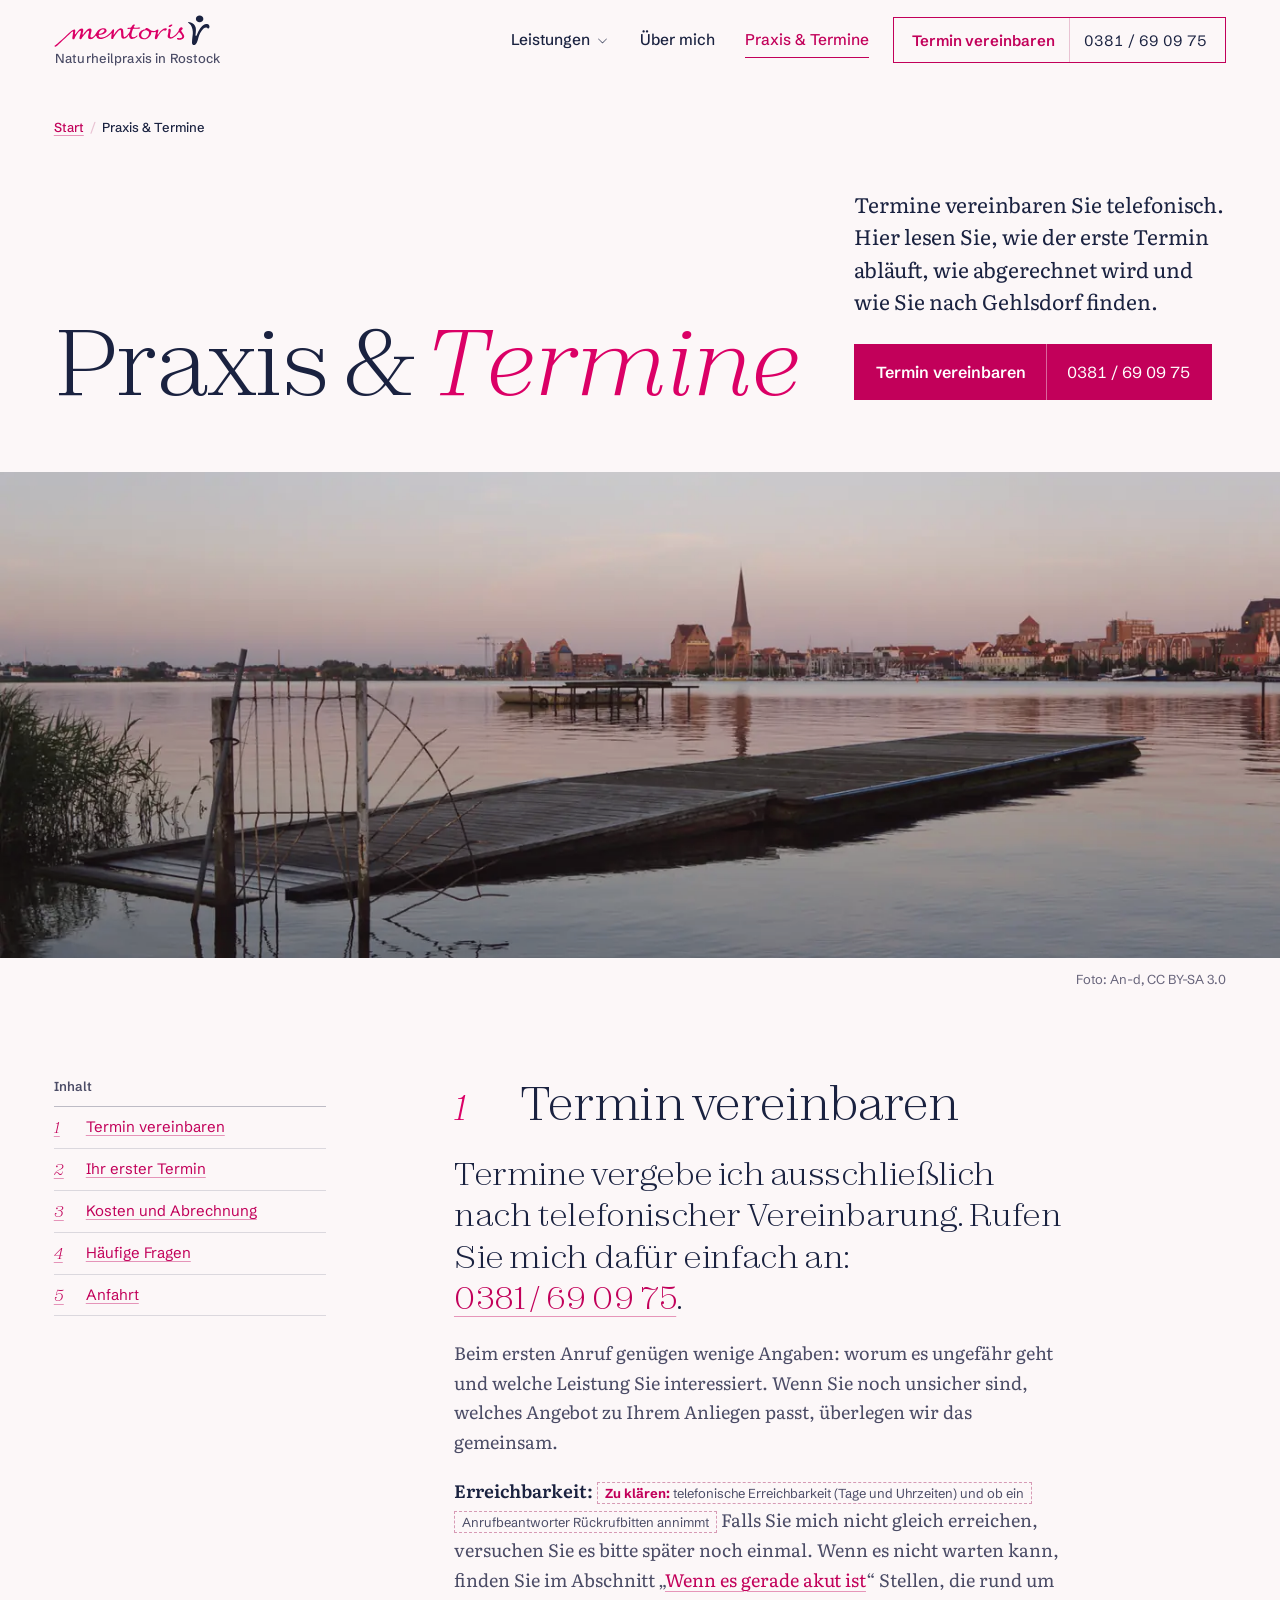
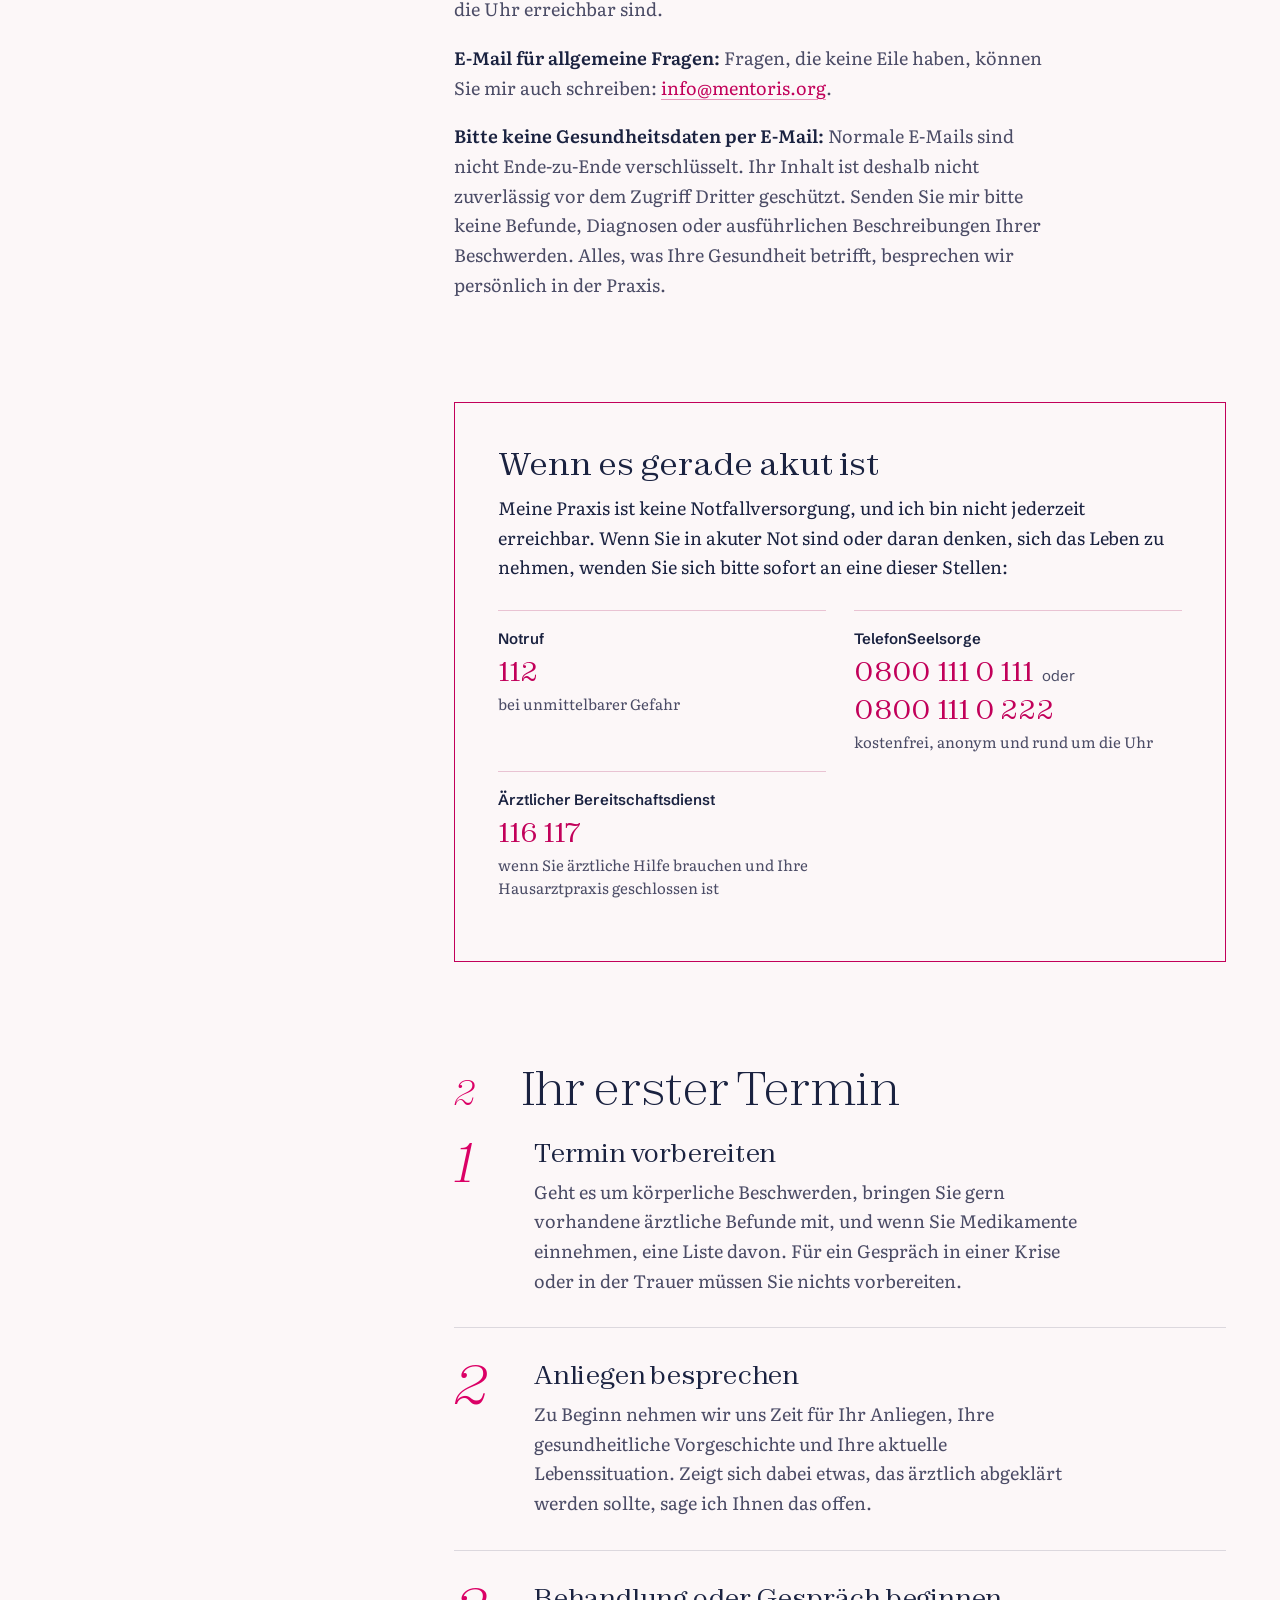
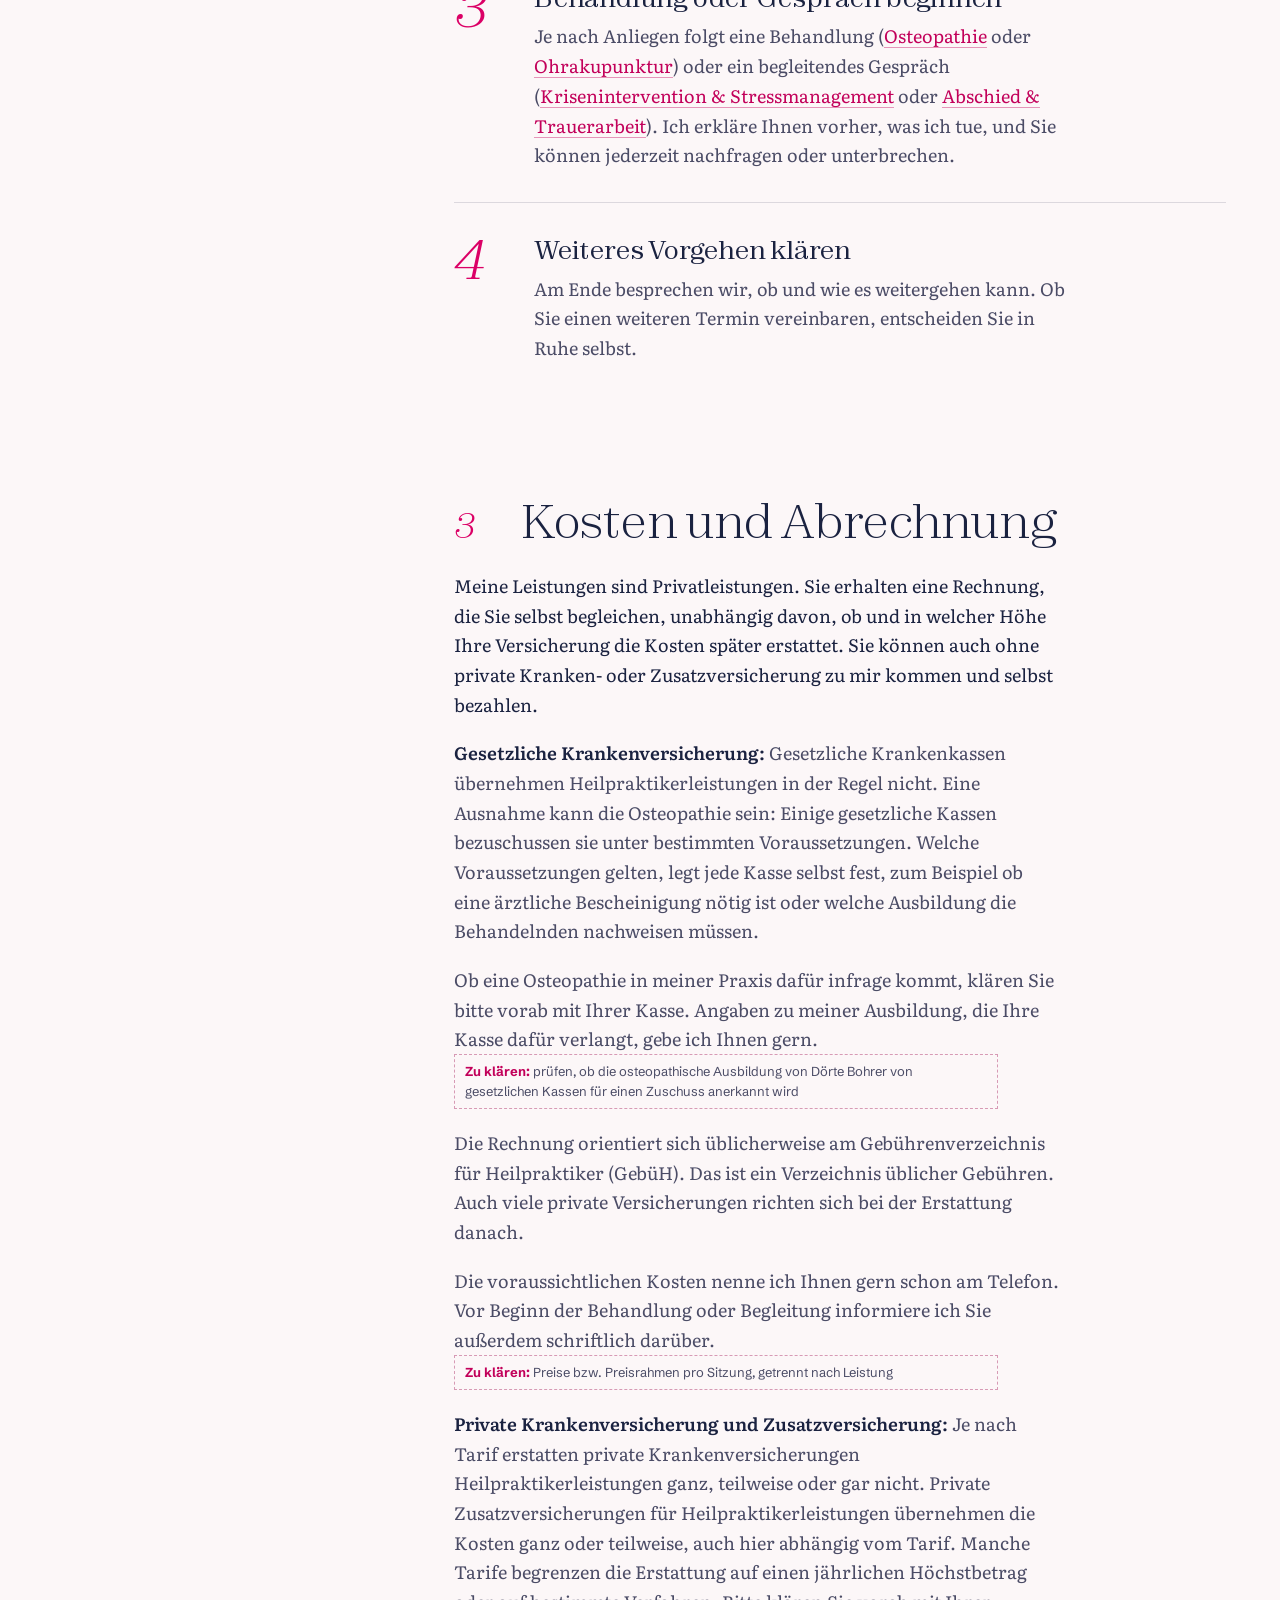
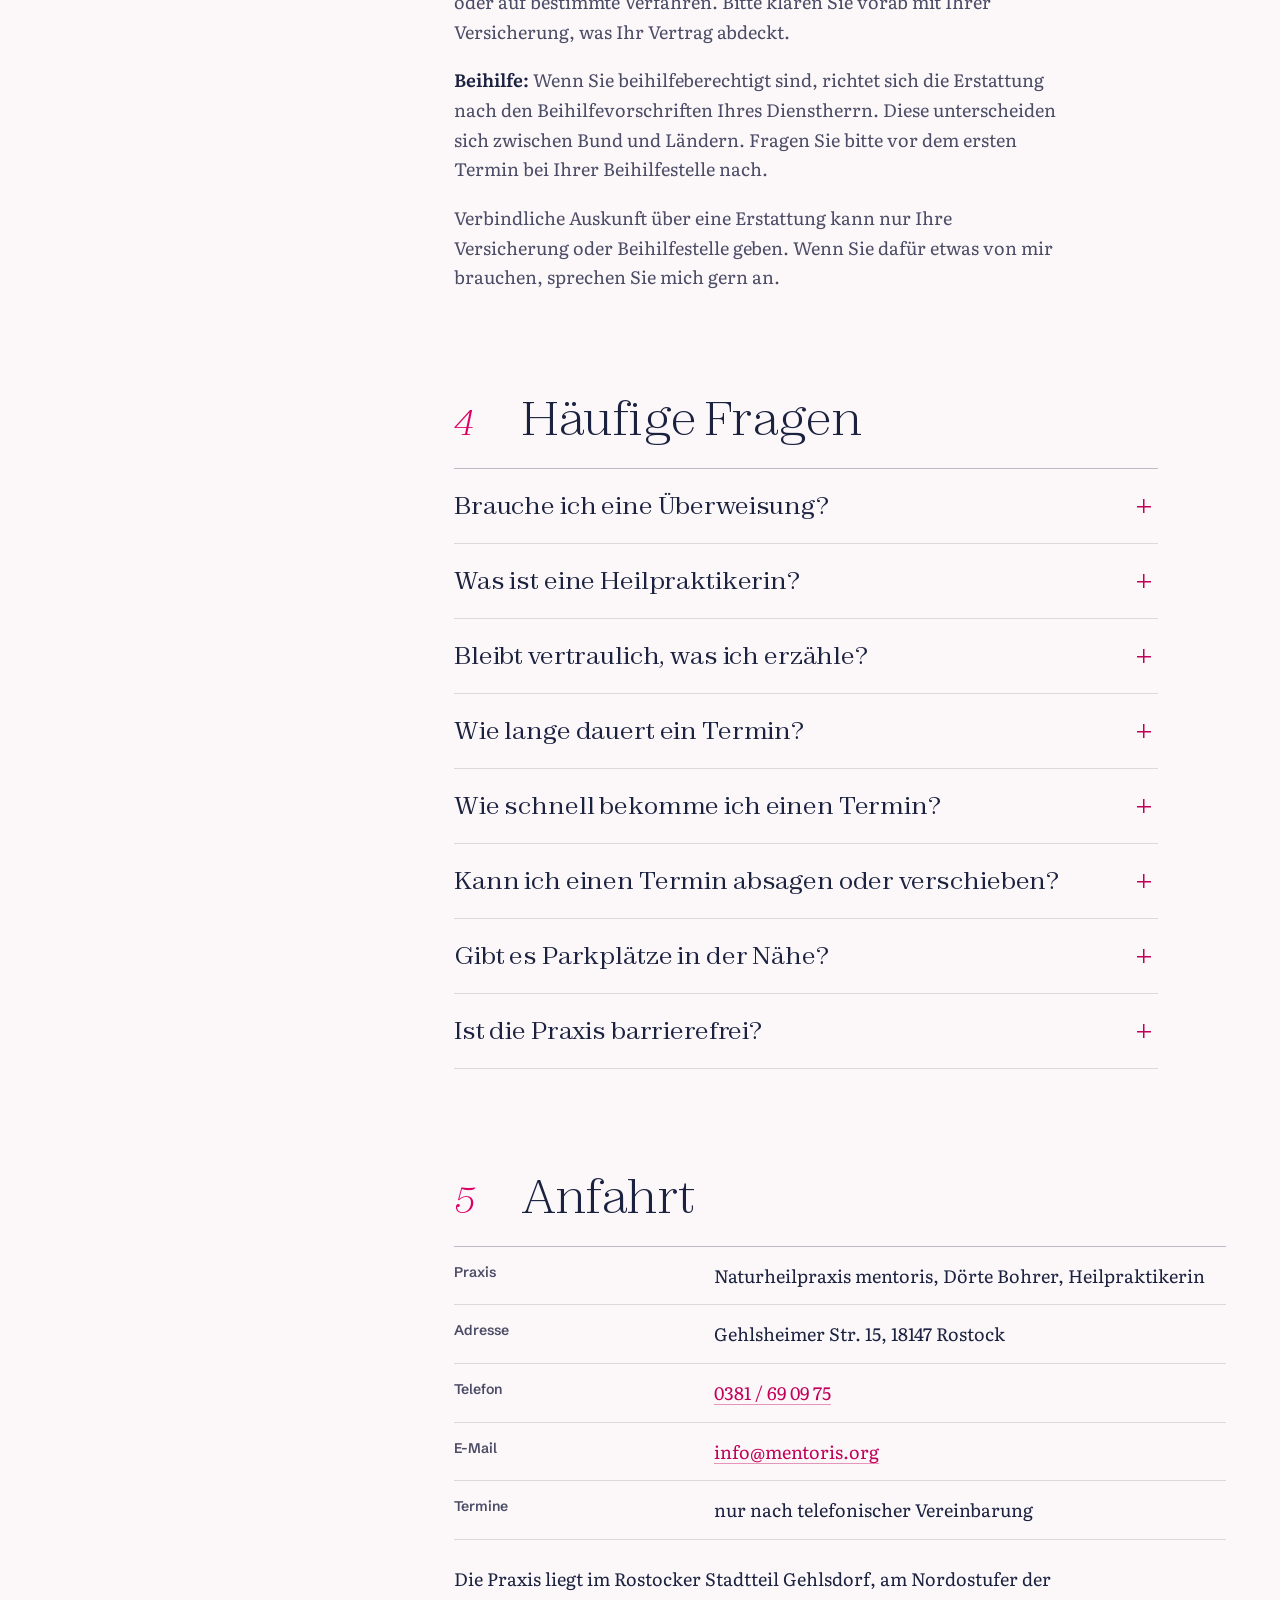
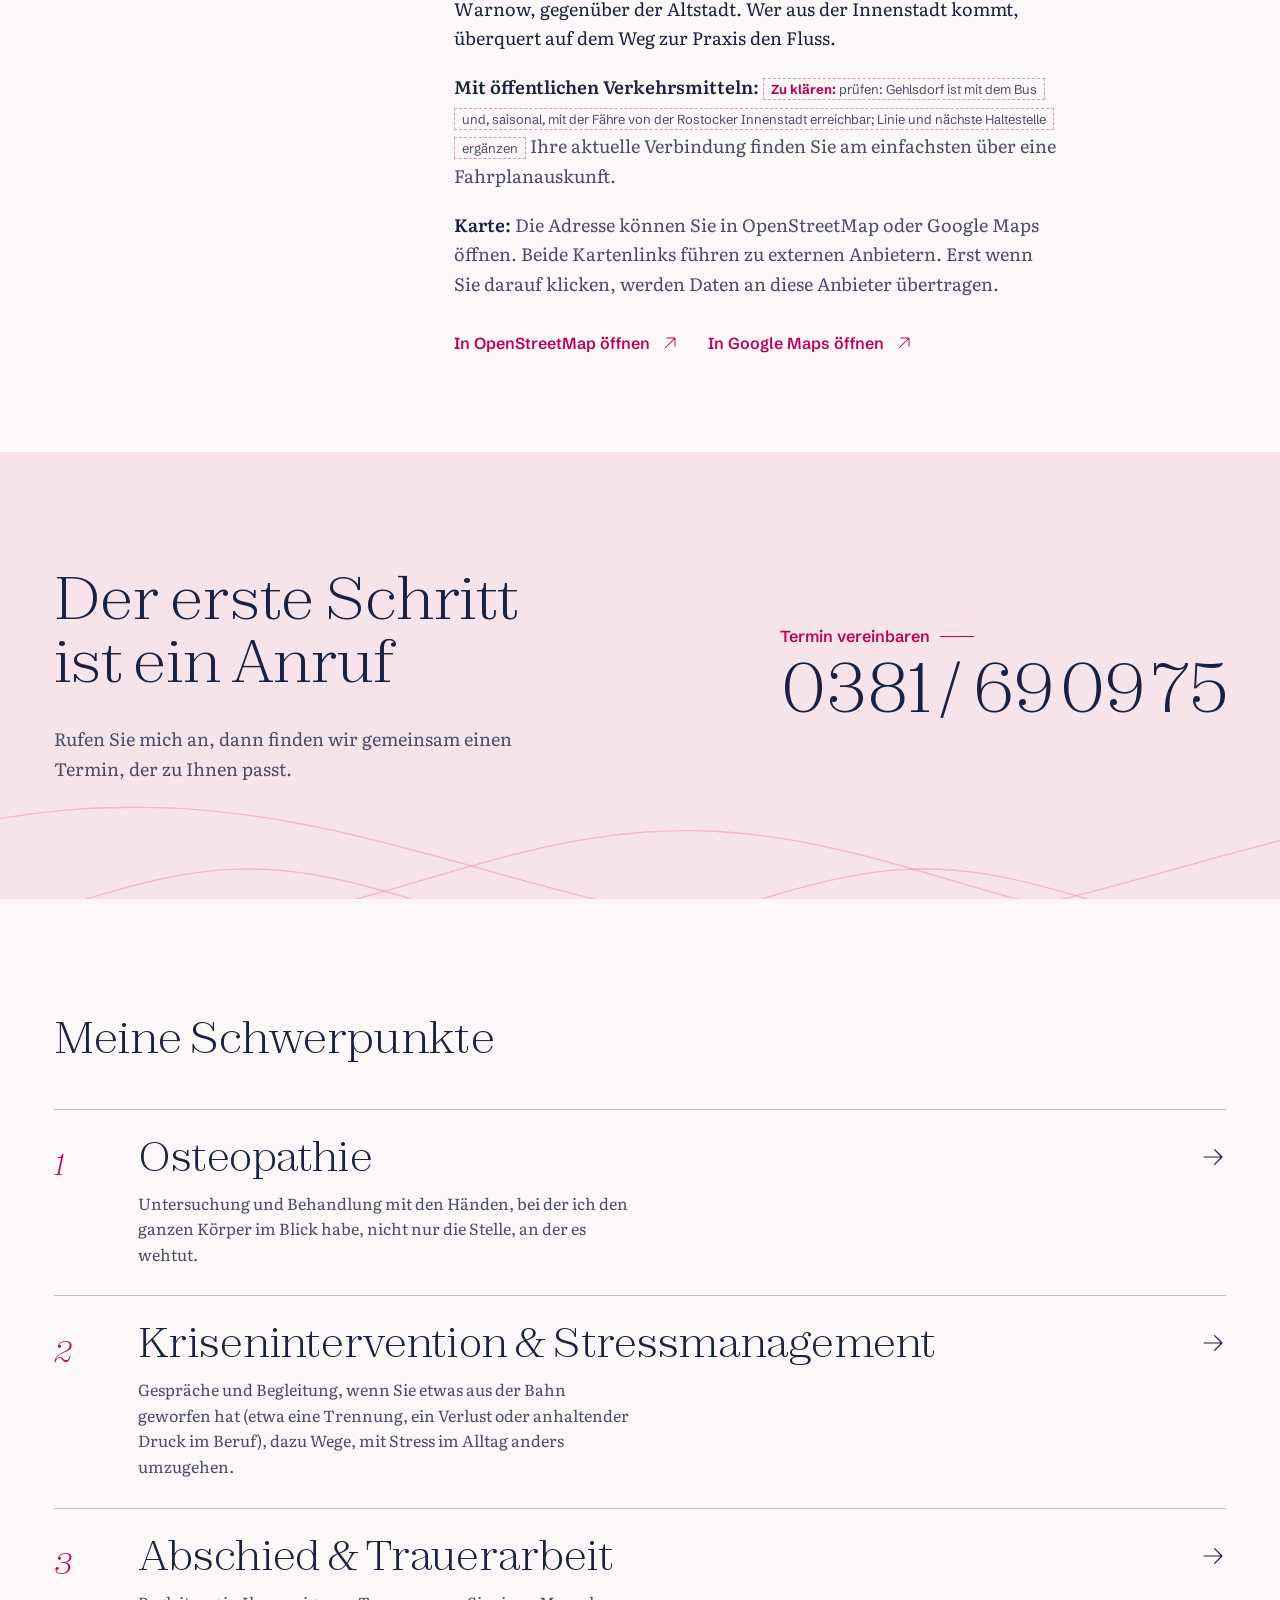
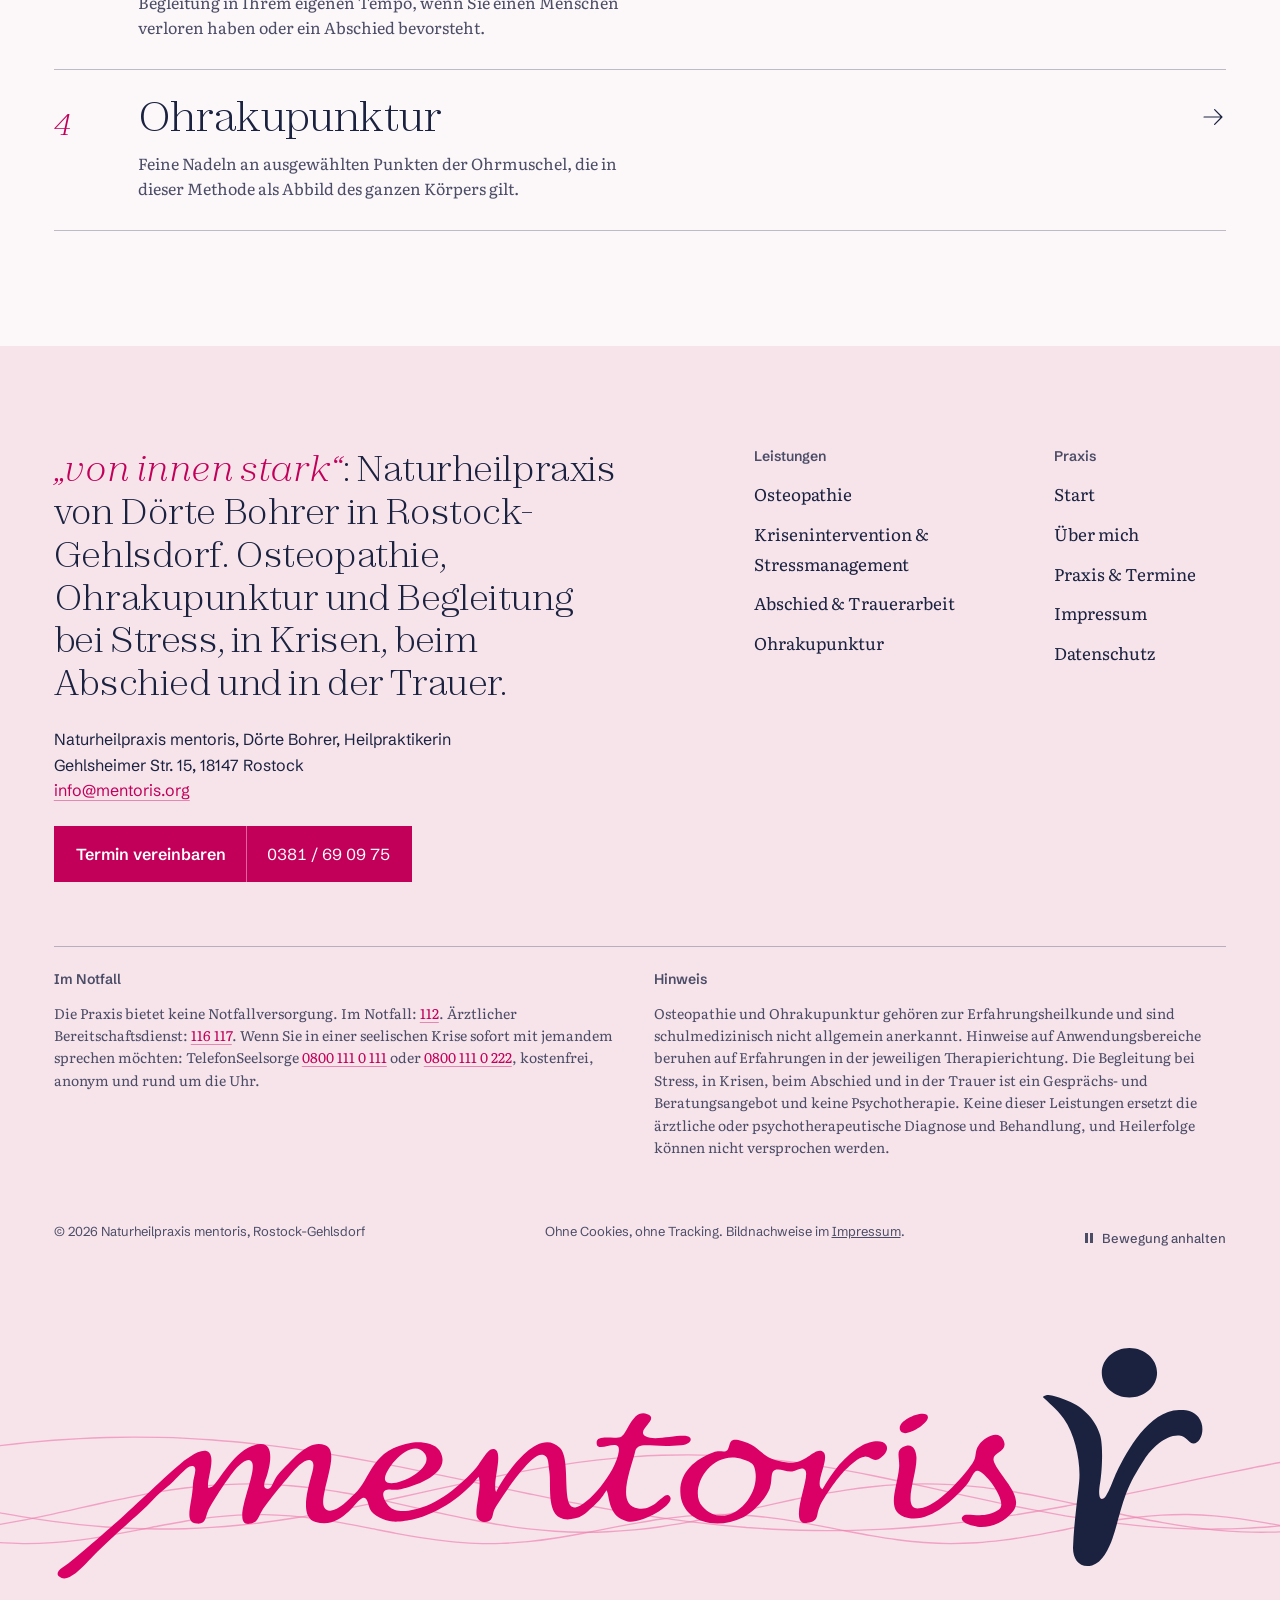
<file: praxis.html>
<!doctype html>
<html lang="de">
<head>
  <meta charset="utf-8">
  
  <meta name="viewport" content="width=device-width, initial-scale=1">
  <title>Praxis &amp; Termine | mentoris Rostock</title>
  <meta name="description" content="Termine nur telefonisch unter 0381 / 69 09 75. Ablauf des ersten Termins, Kosten und Abrechnung, häufige Fragen und Anfahrt nach Rostock-Gehlsdorf.">
  <meta name="robots" content="noindex, nofollow">
  <link rel="canonical" href="https://mentoris.org/praxis.html">
  <meta name="color-scheme" content="light">
  <meta name="theme-color" content="#FCF7F8">
  <meta property="og:type" content="website">
  <meta property="og:locale" content="de_DE">
  <meta property="og:site_name" content="mentoris Naturheilpraxis">
  <meta property="og:title" content="Praxis &amp; Termine | mentoris Rostock">
  <meta property="og:description" content="Termine nur telefonisch unter 0381 / 69 09 75. Ablauf des ersten Termins, Kosten und Abrechnung, häufige Fragen und Anfahrt nach Rostock-Gehlsdorf.">
  <meta property="og:url" content="https://mentoris.org/praxis.html">
  <meta property="og:image" content="https://mentoris.org/assets/img/warnow-gehlsdorf.jpg">
  <meta name="twitter:card" content="summary_large_image">
  <link rel="preload" href="assets/fonts/literata-var.woff2" as="font" type="font/woff2" crossorigin>
  <link rel="preload" href="assets/fonts/zodiak-var.woff2" as="font" type="font/woff2" crossorigin>
  <link rel="stylesheet" href="assets/css/site.css?v=8f4e2084">
  <link rel="icon" href="favicon.ico" sizes="32x32">
  <link rel="icon" href="favicon.svg" type="image/svg+xml">
  <link rel="apple-touch-icon" href="apple-touch-icon.png">
  <link rel="manifest" href="site.webmanifest">
  <script>var d=document.documentElement,off=false;d.classList.add('js');try{off=localStorage.getItem('mentoris-bewegung')==='aus'}catch(e){}if(off){d.classList.add('motion-off')}else{d.classList.add('motion');setTimeout(function(){if(!d.classList.contains('js-ready'))d.classList.remove('motion')},3000)}</script>
  <script src="assets/js/main.js?v=bd253430" defer></script>
</head>
<body class="page-praxis tpl-service">
  <a class="skip" href="#inhalt">Zum Inhalt springen</a>
<header class="masthead" data-masthead>
  <div class="masthead__inner">
    <a class="brand" href="./" aria-label="mentoris Naturheilpraxis in Rostock, zur Startseite">
      <span class="wordmark"><svg aria-hidden="true" focusable="false" xmlns="http://www.w3.org/2000/svg" viewBox="0 0 170.8 35.3">
  <path fill="var(--rose, #DB0066)" fill-rule="evenodd" d="M22.85 21.33C23.1 21.32 23.32 21.24 23.47 21.14C24.46 20.46 26.98 15 30.61 14.84C32.9 14.75 31.92 18.56 31.43 19.91C31.3 20.26 30.84 21.3 31.54 21.47C32.35 21.67 32.51 20.08 33.2 19.37C35.63 16.88 37.84 14.09 40.21 15.03C42 15.73 40.66 19.1 40.09 21.98C39.91 22.88 39.53 24.62 40.9 24.71C42.13 24.78 43.62 23.09 44.54 22.25C47.12 19.89 46.9 15.54 53.23 14.6C54.27 14.45 56.4 14.58 57.16 15.8C59.17 19.06 53.87 21.01 51.4 21.53C50.27 21.77 49.65 21.41 49.15 21.67C48.31 22.12 49.21 23.55 49.63 24.02C50.36 24.84 51.57 24.83 52.55 24.71C56.28 24.27 59.62 21.55 62.21 18.81C63.4 17.55 64.34 15.18 65.35 15.62C66.7 16.19 64.91 20.61 65.55 21.94C66.31 20.32 71.55 11.86 75.03 15.43C76.76 17.21 75.07 24.51 77.31 24.23C79.03 24.01 83.33 19.08 83.74 15.89C84.02 13.72 80.5 16.36 80.45 14.7C80.4 13.26 83.24 14.28 84.15 13.71C85.09 13.11 85.81 9.57 87.99 10.4C89.92 11.13 86.05 12.86 87.79 13.73C89.3 14.49 93.64 13.02 94.31 13.9C94.6 14.28 94.22 14.9 92.98 15.02C88.45 15.48 86.58 14.26 86.15 16.02C85.54 18.59 83.23 23.87 86.62 24.38C89.26 24.77 90.47 21.59 91.29 22.56C92.35 23.79 87.02 26.75 85.04 26.3C82.17 25.63 82.44 22.83 81.93 21.69C81.36 22.54 81.1 23.14 79.12 24.83C78.59 25.29 78.13 25.64 77.28 25.85C72.58 27.02 73.82 21.3 73.44 18.88C73.26 17.72 73.38 16.8 72.67 16.49C71.72 16.08 70.51 17.46 69.78 18.27C68.32 19.87 66.86 22.05 65.56 24.06C65.06 24.84 65.15 25.3 64.94 25.76C64.49 26.76 63.01 26.52 62.7 25.61C62.32 24.5 63.53 21.06 62.95 19.68C60.87 22.32 57.16 25.09 53.31 25.98C52.53 26.16 51.1 26.41 50.2 26.32C49.03 26.2 47.31 25.44 46.84 24.45C46.58 23.89 46.48 22.59 45.73 22.84C44.69 23.2 42.71 27.49 38.78 26.39C36.42 25.73 37.6 21.68 38.05 19.92C38.29 18.95 38.82 17.63 38.09 17.26C37.24 16.82 35.79 18.5 35.29 19.09C34.2 20.39 31.68 23.35 30.82 24.75C30.25 25.67 30.22 26.55 28.95 26.67C25.95 26.95 30.53 18.6 29.24 17.37C28.5 16.66 26.89 18.55 26.45 19.12C25.56 20.25 23.37 23.54 22.82 24.81C22.45 25.67 22.54 26.75 21.18 26.63C19.13 26.45 20.52 23.73 20.6 20.75C20.62 19.74 21.33 18.43 20.67 18.12C19.81 17.71 18.25 20.08 16.62 21.3C15.28 22.3 14.15 23.73 12.83 24.92C9.53 27.91 7.87 29.35 5.67 31.59C4.66 32.61 2.13 35.69 0.77 34.49C-0.07 33.76 1.52 33.02 2.15 32.51C4.32 30.77 7.13 28.26 8.2 27.34C11.8 24.26 15.89 20.1 18.63 17.85C19.45 17.18 22.05 15.09 23.01 16.13C23.94 17.15 22.61 20.19 22.85 21.33ZM129.58 10.85C129.64 11.88 125.89 14.23 125.43 12.73C124.94 11.17 129.51 9.51 129.58 10.85ZM134.62 25.71C135 24.61 137.72 26.27 140.11 24.55C141.54 23.51 138.1 18.95 137 18.8C136.25 18.71 136.16 19.96 135.13 21.09C133.21 23.22 129.86 26.44 126.66 25.8C123.09 25.08 124.99 21.57 125.29 18.44C125.45 16.83 124.75 15.94 125.81 15.32C127.16 14.53 127.81 15.51 127.87 16.77C128 19.51 125.54 24.67 128.33 24.36C131.01 24.07 134.7 19.8 136.16 17.71C136.94 16.6 136.37 16.07 137.13 14.97C137.93 13.83 140.02 12.64 140.76 14.23C141.67 16.17 138.74 15.97 139.39 17.52C140.32 19.75 143.9 22.56 142.2 24.79C140.91 26.48 138.73 27.32 136.91 27.09C136.32 27.01 134.31 26.59 134.62 25.71ZM113.94 21.54C115.23 19.17 117.37 16.33 119.87 15.01C120.79 14.52 122.76 13.97 123.38 14.99C123.9 15.84 122.78 16.82 122.25 17.08C121.38 17.51 121.05 16.64 120.19 16.7C119.28 16.77 118.1 17.92 117.35 18.66C116.22 19.77 114.07 22.83 113.49 24.19C112.96 25.41 113.52 26.19 111.7 26.52C108.8 27.03 111.88 20.41 111.48 18.94C111.39 18.64 111.18 18.51 110.98 18.47C110.49 18.39 110.09 18.83 109.44 18.91C108.71 18.99 107.95 18.62 107.36 18.61C106 18.58 106.63 20.1 106.12 21.42C105.54 22.93 103.7 24.94 102.21 25.67C97.84 27.8 92.95 26.15 92.86 21.9C92.8 19.07 95 17.07 97.72 16.08C98.7 15.73 99.14 16.09 99.6 15.89C100.44 15.53 99.74 13.84 101.46 14.25C105.31 15.16 104.25 16.96 108.72 17.58C111.3 17.95 112.64 15.43 113.82 15.87C115.33 16.43 112.94 20.18 113.65 21.27C113.73 21.39 113.84 21.48 113.94 21.54ZM49.09 20.17C49.58 21.87 56.7 18.66 54.96 16.25C53.04 13.58 48.7 18.82 49.09 20.17ZM103.83 18.28C103.62 17.64 103.15 17.46 102.18 17.12C97.45 15.43 93.89 21.58 96.15 24.11C99.71 28.1 105.21 22.48 103.83 18.28Z"/>
  <path fill="var(--ink, #002762)" fill-rule="evenodd" d="M146.6 7.84C147.43 7.25 148.42 7.78 149.81 8.23C152.3 9.05 154.4 11.04 155.12 13.56C155.58 15.16 155.38 18.84 155.15 20.3C155.07 20.79 154.65 22.96 155.41 22.99C156.12 23.01 156.97 20.2 157.55 19.03C159.12 15.8 162.31 9.91 166.8 9.78C168.07 9.75 168.98 9.95 169.67 10.84C170.92 12.45 170.01 14.85 168.88 14.75C168.13 14.69 167.98 13.66 166.83 13.58C164.83 13.43 162.71 15.51 161.66 17.13C159.11 21.05 158.74 22.58 157.59 26.7C157.41 27.37 157.2 28.11 156.95 28.81C156.38 30.4 155.45 32.41 153.91 32.83C152.09 33.33 151.01 31.88 151.09 30.09C151.26 26.15 151.8 22.64 152 20.39C152.25 17.65 151.45 13.53 149.72 11.08C148.61 9.51 147.28 8.52 146.6 7.84ZM163.55 4.27C163.55 6.3 161.72 7.94 159.45 7.94C157.19 7.94 155.35 6.3 155.35 4.27C155.35 2.24 157.19 0.6 159.45 0.6C161.72 0.6 163.55 2.24 163.55 4.27Z"/>
</svg>
</span>
      <span class="brand__sub">Naturheilpraxis in Rostock</span>
    </a>

    <nav class="nav" aria-label="Hauptnavigation">
      <ul class="nav__list">
        <li class="nav__item nav__item--sub" data-sub data-section="leistungen">
          <button class="nav__link nav__toggle" type="button" aria-expanded="false" aria-controls="sub-leistungen">
            Leistungen <svg class="icon nav__caret" viewBox="0 0 256 256" fill="currentColor" aria-hidden="true" focusable="false"><path d="M212.24,100.24l-80,80a6,6,0,0,1-8.48,0l-80-80a6,6,0,0,1,8.48-8.48L128,167.51l75.76-75.75a6,6,0,0,1,8.48,8.48Z"/></svg>
          </button>
          <div class="sub" id="sub-leistungen">
            <ul>
              <li><a href="osteopathie.html" data-nav>Osteopathie</a></li>
              <li><a href="krisenintervention-stressmanagement.html" data-nav>Krisenintervention&nbsp;&amp; Stressmanagement</a></li>
              <li><a href="abschied-trauerarbeit.html" data-nav>Abschied&nbsp;&amp; Trauerarbeit</a></li>
              <li><a href="ohrakupunktur.html" data-nav>Ohrakupunktur</a></li>
            </ul>
          </div>
        </li>
        <li class="nav__item"><a class="nav__link" href="ueber-mich.html" data-nav>Über mich</a></li>
        <li class="nav__item"><a class="nav__link" href="praxis.html" data-nav aria-current="page">Praxis &amp; Termine</a></li>
      </ul>
    </nav>

    <a class="call" href="tel:+49381690975">
      <span class="call__label">Termin vereinbaren</span>
      <span class="call__num">0381 / 69 09 75</span>
    </a>

    <button class="menu-btn" type="button" aria-expanded="false" aria-controls="menu" data-menu-btn>
      <span class="menu-btn__open">Menü</span><span class="menu-btn__close">Schließen</span>
    </button>
  </div>

  <div class="progress" aria-hidden="true"></div>

  <nav class="menu" id="menu" aria-label="Menü" data-menu>
    <div class="menu__inner">
      <ul class="menu__list">
        <li><a href="osteopathie.html" data-nav>Osteopathie</a></li>
        <li><a href="krisenintervention-stressmanagement.html" data-nav>Krisenintervention&nbsp;&amp; Stressmanagement</a></li>
        <li><a href="abschied-trauerarbeit.html" data-nav>Abschied&nbsp;&amp; Trauerarbeit</a></li>
        <li><a href="ohrakupunktur.html" data-nav>Ohrakupunktur</a></li>
        <li class="menu__minor"><a href="ueber-mich.html" data-nav>Über mich</a></li>
        <li class="menu__minor"><a href="praxis.html" data-nav aria-current="page">Praxis &amp; Termine</a></li>
      </ul>
      <a class="btn btn--wide" href="tel:+49381690975">
        <span class="btn__label">Termin vereinbaren</span>
        <span class="btn__num">0381 / 69 09 75</span>
      </a>
    </div>
  </nav>
</header>

  <main id="inhalt" tabindex="-1">
<nav class="wrap crumbs" aria-label="Brotkrumen">
  <ol>
    <li><a href="./">Start</a></li>
    <li><span aria-current="page">Praxis &amp; Termine</span></li>
  </ol>
</nav>
<section class="page-head">
  <div class="wrap page-head__type">
    <h1 class="page-head__title">Praxis&nbsp;&amp; <em>Termine</em></h1>
    <div class="page-head__aside" data-reveal style="--d:200ms">
      <p class="page-head__lead">Termine vereinbaren Sie telefonisch. Hier lesen Sie, wie der erste Termin abläuft, wie abgerechnet wird und wie Sie nach Gehlsdorf finden.</p>
      <a class="btn btn--fluid" href="tel:+49381690975">
  <span class="btn__label">Termin vereinbaren</span>
  <span class="btn__num">0381 / 69 09 75</span>
</a>
    </div>
  </div>
</section>
<figure class="page-head__photo">
  <div class="photo"><img src="assets/img/warnow-gehlsdorf-1400.webp" srcset="assets/img/warnow-gehlsdorf-800.webp 800w, assets/img/warnow-gehlsdorf-1400.webp 1400w, assets/img/warnow-gehlsdorf-2200.webp 2200w" sizes="100vw" width="2200" height="1286" alt="Blick über die stille Warnow auf die Rostocker Altstadt mit Petrikirche im Abendlicht, vorn ein Bootssteg" style="object-position:58% 45%" loading="eager" decoding="sync" fetchpriority="high"></div>
  <figcaption class="caption caption--end">Foto: An-d, CC BY-SA 3.0</figcaption>
</figure>
<div class="wrap article-wrap">
  <div class="article-grid">
    <nav class="contents" aria-label="Inhalt dieser Seite" data-toc>
  <details open>
    <summary class="contents__summary">Inhalt dieser Seite <svg class="icon" viewBox="0 0 256 256" fill="currentColor" aria-hidden="true" focusable="false"><path d="M212.24,100.24l-80,80a6,6,0,0,1-8.48,0l-80-80a6,6,0,0,1,8.48-8.48L128,167.51l75.76-75.75a6,6,0,0,1,8.48,8.48Z"/></svg></summary>
    <p class="contents__title" aria-hidden="true">Inhalt</p>
    <ol>
      <li><a href="#termin-vereinbaren">Termin vereinbaren</a></li>
      <li><a href="#ihr-erster-termin">Ihr erster Termin</a></li>
      <li><a href="#kosten-und-abrechnung">Kosten und Abrechnung</a></li>
      <li><a href="#haeufige-fragen">Häufige Fragen</a></li>
      <li><a href="#anfahrt">Anfahrt</a></li>
    </ol>
  </details>
</nav>
    <div class="article">
<section id="termin-vereinbaren" aria-labelledby="termin-vereinbaren-h">
  <div class="sec-head" data-reveal><span class="sec-head__num" aria-hidden="true">1</span><h2 id="termin-vereinbaren-h">Termin vereinbaren</h2></div>
  <div class="prose"><p>Termine vergebe ich ausschließlich nach telefonischer Vereinbarung. Rufen Sie mich dafür einfach an: <a href="tel:+49381690975">0381 / 69 09 75</a>.</p>
<p>Beim ersten Anruf genügen wenige Angaben: worum es ungefähr geht und welche Leistung Sie interessiert. Wenn Sie noch unsicher sind, welches Angebot zu Ihrem Anliegen passt, überlegen wir das gemeinsam.</p>
<p><strong>Erreichbarkeit:</strong> <span class="todo"><span class="visually-hidden">Platzhalter: </span>telefonische Erreichbarkeit (Tage und Uhrzeiten) und ob ein Anrufbeantworter Rückrufbitten annimmt</span> Falls Sie mich nicht gleich erreichen, versuchen Sie es bitte später noch einmal. Wenn es nicht warten kann, finden Sie im Abschnitt „<a href="#wenn-es-gerade-akut-ist">Wenn es gerade akut ist</a>“ Stellen, die rund um die Uhr erreichbar sind.</p>
<p><strong>E-Mail für allgemeine Fragen:</strong> Fragen, die keine Eile haben, können Sie mir auch schreiben: <a href="mailto:info@mentoris.org">info@mentoris.org</a>.</p>
<p><strong>Bitte keine Gesundheitsdaten per E-Mail:</strong> Normale E-Mails sind nicht Ende-zu-Ende verschlüsselt. Ihr Inhalt ist deshalb nicht zuverlässig vor dem Zugriff Dritter geschützt. Senden Sie mir bitte keine Befunde, Diagnosen oder ausführlichen Beschreibungen Ihrer Beschwerden. Alles, was Ihre Gesundheit betrifft, besprechen wir persönlich in der Praxis.</p></div>
</section>
<aside class="akut" aria-labelledby="wenn-es-gerade-akut-ist">
  <div class="akut__head">
    <h2 class="akut__title" id="wenn-es-gerade-akut-ist">Wenn es gerade akut ist</h2>
    <p>Meine Praxis ist keine Notfallversorgung, und ich bin nicht jederzeit erreichbar. Wenn Sie in akuter Not sind oder daran denken, sich das Leben zu nehmen, wenden Sie sich bitte sofort an eine dieser Stellen:</p>
  </div>
  <ul class="akut__list"><li>
      <span class="akut__name">Notruf</span>
      <span class="akut__nums"><a class="akut__num" href="tel:112">112</a></span>
      <span class="akut__info">bei unmittelbarer Gefahr</span>
    </li>
<li>
      <span class="akut__name">TelefonSeelsorge</span>
      <span class="akut__nums"><a class="akut__num" href="tel:+498001110111">0800 111 0 111</a> <span class="akut__or">oder</span> <a class="akut__num" href="tel:+498001110222">0800 111 0 222</a></span>
      <span class="akut__info">kostenfrei, anonym und rund um die Uhr</span>
    </li>
<li>
      <span class="akut__name">Ärztlicher Bereitschaftsdienst</span>
      <span class="akut__nums"><a class="akut__num" href="tel:116117">116 117</a></span>
      <span class="akut__info">wenn Sie ärztliche Hilfe brauchen und Ihre Hausarztpraxis geschlossen ist</span>
    </li></ul>
  
</aside>
<section id="ihr-erster-termin" aria-labelledby="ihr-erster-termin-h">
  <div class="sec-head" data-reveal><span class="sec-head__num" aria-hidden="true">2</span><h2 id="ihr-erster-termin-h">Ihr erster Termin</h2></div>
  <ol class="steps">
  <li class="step" data-reveal>
    <span class="step__num" aria-hidden="true">1</span>
    <h3 class="step__title">Termin vorbereiten</h3>
    <p>Geht es um körperliche Beschwerden, bringen Sie gern vorhandene ärztliche Befunde mit, und wenn Sie Medikamente einnehmen, eine Liste davon. Für ein Gespräch in einer Krise oder in der Trauer müssen Sie nichts vorbereiten.</p>
  </li>
  <li class="step" data-reveal>
    <span class="step__num" aria-hidden="true">2</span>
    <h3 class="step__title">Anliegen besprechen</h3>
    <p>Zu Beginn nehmen wir uns Zeit für Ihr Anliegen, Ihre gesundheitliche Vorgeschichte und Ihre aktuelle Lebenssituation. Zeigt sich dabei etwas, das ärztlich abgeklärt werden sollte, sage ich Ihnen das offen.</p>
  </li>
  <li class="step" data-reveal>
    <span class="step__num" aria-hidden="true">3</span>
    <h3 class="step__title">Behandlung oder Gespräch beginnen</h3>
    <p>Je nach Anliegen folgt eine Behandlung (<a href="osteopathie.html">Osteopathie</a> oder <a href="ohrakupunktur.html">Ohrakupunktur</a>) oder ein begleitendes Gespräch (<a href="krisenintervention-stressmanagement.html">Krisenintervention &amp; Stressmanagement</a> oder <a href="abschied-trauerarbeit.html">Abschied &amp; Trauerarbeit</a>). Ich erkläre Ihnen vorher, was ich tue, und Sie können jederzeit nachfragen oder unterbrechen.</p>
  </li>
  <li class="step" data-reveal>
    <span class="step__num" aria-hidden="true">4</span>
    <h3 class="step__title">Weiteres Vorgehen klären</h3>
    <p>Am Ende besprechen wir, ob und wie es weitergehen kann. Ob Sie einen weiteren Termin vereinbaren, entscheiden Sie in Ruhe selbst.</p>
  </li>
</ol>
</section>
<section id="kosten-und-abrechnung" aria-labelledby="kosten-und-abrechnung-h">
  <div class="sec-head" data-reveal><span class="sec-head__num" aria-hidden="true">3</span><h2 id="kosten-und-abrechnung-h">Kosten und Abrechnung</h2></div>
  <div class="prose"><p>Meine Leistungen sind Privatleistungen. Sie erhalten eine Rechnung, die Sie selbst begleichen, unabhängig davon, ob und in welcher Höhe Ihre Versicherung die Kosten später erstattet. Sie können auch ohne private Kranken- oder Zusatzversicherung zu mir kommen und selbst bezahlen.</p>
<p><strong>Gesetzliche Krankenversicherung:</strong> Gesetzliche Krankenkassen übernehmen Heilpraktikerleistungen in der Regel nicht. Eine Ausnahme kann die Osteopathie sein: Einige gesetzliche Kassen bezuschussen sie unter bestimmten Voraussetzungen. Welche Voraussetzungen gelten, legt jede Kasse selbst fest, zum Beispiel ob eine ärztliche Bescheinigung nötig ist oder welche Ausbildung die Behandelnden nachweisen müssen.</p>
<p>Ob eine Osteopathie in meiner Praxis dafür infrage kommt, klären Sie bitte vorab mit Ihrer Kasse. Angaben zu meiner Ausbildung, die Ihre Kasse dafür verlangt, gebe ich Ihnen gern. <span class="todo"><span class="visually-hidden">Platzhalter: </span>prüfen, ob die osteopathische Ausbildung von Dörte Bohrer von gesetzlichen Kassen für einen Zuschuss anerkannt wird</span></p>
<p>Die Rechnung orientiert sich üblicherweise am Gebührenverzeichnis für Heilpraktiker (GebüH). Das ist ein Verzeichnis üblicher Gebühren. Auch viele private Versicherungen richten sich bei der Erstattung danach.</p>
<p>Die voraussichtlichen Kosten nenne ich Ihnen gern schon am Telefon. Vor Beginn der Behandlung oder Begleitung informiere ich Sie außerdem schriftlich darüber. <span class="todo"><span class="visually-hidden">Platzhalter: </span>Preise bzw. Preisrahmen pro Sitzung, getrennt nach Leistung</span></p>
<p><strong>Private Krankenversicherung und Zusatzversicherung:</strong> Je nach Tarif erstatten private Krankenversicherungen Heilpraktikerleistungen ganz, teilweise oder gar nicht. Private Zusatzversicherungen für Heilpraktikerleistungen übernehmen die Kosten ganz oder teilweise, auch hier abhängig vom Tarif. Manche Tarife begrenzen die Erstattung auf einen jährlichen Höchstbetrag oder auf bestimmte Verfahren. Bitte klären Sie vorab mit Ihrer Versicherung, was Ihr Vertrag abdeckt.</p>
<p><strong>Beihilfe:</strong> Wenn Sie beihilfeberechtigt sind, richtet sich die Erstattung nach den Beihilfevorschriften Ihres Dienstherrn. Diese unterscheiden sich zwischen Bund und Ländern. Fragen Sie bitte vor dem ersten Termin bei Ihrer Beihilfestelle nach.</p>
<p>Verbindliche Auskunft über eine Erstattung kann nur Ihre Versicherung oder Beihilfestelle geben. Wenn Sie dafür etwas von mir brauchen, sprechen Sie mich gern an.</p></div>
</section>
<section id="haeufige-fragen" aria-labelledby="haeufige-fragen-h">
  <div class="sec-head" data-reveal><span class="sec-head__num" aria-hidden="true">4</span><h2 id="haeufige-fragen-h">Häufige Fragen</h2></div>
  
<div class="faq">
  <details>
    <summary>Brauche ich eine Überweisung?</summary>
    <div class="faq__answer"><p>Nein. Sie können direkt einen Termin vereinbaren, eine ärztliche Überweisung ist nicht nötig. Wenn Sie für eine Osteopathie einen Zuschuss Ihrer Krankenkasse nutzen möchten, fragen Sie bitte vorher dort nach, welche Voraussetzungen gelten. Viele Kassen verlangen zum Beispiel eine ärztliche Bescheinigung.</p></div>
  </details>
  <details>
    <summary>Was ist eine Heilpraktikerin?</summary>
    <div class="faq__answer"><p>Heilpraktikerinnen und Heilpraktiker dürfen in Deutschland Menschen behandeln, ohne Ärztin oder Arzt zu sein. Voraussetzung ist eine Erlaubnis nach dem Heilpraktikergesetz, die erst nach einer Überprüfung durch das Gesundheitsamt erteilt wird. Manche Tätigkeiten bleiben Ärztinnen und Ärzten vorbehalten, zum Beispiel das Verordnen verschreibungspflichtiger Medikamente.</p>
<p>Eine Behandlung bei mir ersetzt keine ärztliche Diagnose oder Behandlung. Bitte setzen Sie ärztlich verordnete Medikamente nicht ohne Rücksprache mit Ihrer Ärztin oder Ihrem Arzt ab.</p></div>
  </details>
  <details>
    <summary>Bleibt vertraulich, was ich erzähle?</summary>
    <div class="faq__answer"><p>Ja. Was Sie mir anvertrauen, behandle ich vertraulich. Mehr dazu lesen Sie in der <a href="datenschutz.html">Datenschutzerklärung</a>.</p></div>
  </details>
  <details>
    <summary>Wie lange dauert ein Termin?</summary>
    <div class="faq__answer"><p>Das hängt von der Leistung und von Ihrem Anliegen ab. Für den ersten Termin planen Sie bitte mehr Zeit ein, weil wir uns zu Beginn ausführlich unterhalten. <span class="todo"><span class="visually-hidden">Platzhalter: </span>übliche Dauer von Erst- und Folgeterminen</span> Die genaue Zeit nenne ich Ihnen gern, wenn wir den Termin vereinbaren.</p></div>
  </details>
  <details>
    <summary>Wie schnell bekomme ich einen Termin?</summary>
    <div class="faq__answer"><p>Rufen Sie einfach an, dann sage ich Ihnen, wann der nächste freie Termin ist. Wie bald das ist, richtet sich nach der aktuellen Auslastung der Praxis.</p>
<p>Wenn es eilt, etwa weil Sie gerade in einer Krise stecken oder ein Mensch, der Ihnen nahesteht, schwer krank ist, sagen Sie mir das bitte am Telefon. Dann schauen wir gemeinsam, was möglich ist.</p>
<p>Die Praxis ist keine Notfallversorgung. Stellen, die rund um die Uhr erreichbar sind, finden Sie im Abschnitt „<a href="#wenn-es-gerade-akut-ist">Wenn es gerade akut ist</a>“.</p></div>
  </details>
  <details>
    <summary>Kann ich einen Termin absagen oder verschieben?</summary>
    <div class="faq__answer"><p>Ja. Bitte geben Sie mir so früh wie möglich Bescheid, am besten telefonisch unter <a href="tel:+49381690975">0381 / 69 09 75</a>. So kann ich die Zeit anders vergeben. Ändert sich Ihre Lage kurzfristig, etwa weil jemand aus Ihrer Familie schwer erkrankt ist, sagen Sie mir das bitte, sobald Sie es wissen. <span class="todo"><span class="visually-hidden">Platzhalter: </span>Absagefrist (z. B. Stunden vor dem Termin) und ob es Ausnahmen bei unvorhersehbaren Ereignissen gibt. Ein Ausfallhonorar nur nennen, wenn es vor dem ersten Termin ausdrücklich (am besten schriftlich) vereinbart wird. Dann z. B.: „Die Regelung für kurzfristig abgesagte Termine besprechen wir vor dem ersten Termin.“</span></p></div>
  </details>
  <details>
    <summary>Gibt es Parkplätze in der Nähe?</summary>
    <div class="faq__answer"><p><span class="todo"><span class="visually-hidden">Platzhalter: </span>Parkmöglichkeiten an der Praxis oder in der Nähe</span> Wie Sie die Praxis mit öffentlichen Verkehrsmitteln erreichen, lesen Sie im Abschnitt „<a href="#anfahrt">Anfahrt</a>“.</p></div>
  </details>
  <details>
    <summary>Ist die Praxis barrierefrei?</summary>
    <div class="faq__answer"><p><span class="todo"><span class="visually-hidden">Platzhalter: </span>Angaben zur Barrierefreiheit: Stufen, Etage, Aufzug, Türbreiten</span> Wenn Sie wegen einer Einschränkung vorab etwas klären möchten, sprechen Sie es bei der Terminvereinbarung gern an.</p></div>
  </details>
</div>
</section>
<section id="anfahrt" aria-labelledby="anfahrt-h">
  <div class="sec-head" data-reveal><span class="sec-head__num" aria-hidden="true">5</span><h2 id="anfahrt-h">Anfahrt</h2></div>
  
<dl class="facts facts--wide"><div class="facts__row"><dt>Praxis</dt><dd>Naturheilpraxis mentoris, Dörte Bohrer, Heilpraktikerin</dd></div><div class="facts__row"><dt>Adresse</dt><dd>Gehlsheimer Str. 15, 18147 Rostock</dd></div><div class="facts__row"><dt>Telefon</dt><dd><a href="tel:+49381690975">0381 / 69 09 75</a></dd></div><div class="facts__row"><dt>E-Mail</dt><dd><a href="mailto:info@mentoris.org">info@mentoris.org</a></dd></div><div class="facts__row"><dt>Termine</dt><dd>nur nach telefonischer Vereinbarung</dd></div></dl>
<div class="prose"><p>Die Praxis liegt im Rostocker Stadtteil Gehlsdorf, am Nordostufer der Warnow, gegenüber der Altstadt. Wer aus der Innenstadt kommt, überquert auf dem Weg zur Praxis den Fluss.</p>
<p><strong>Mit öffentlichen Verkehrsmitteln:</strong> <span class="todo"><span class="visually-hidden">Platzhalter: </span>prüfen: Gehlsdorf ist mit dem Bus und, saisonal, mit der Fähre von der Rostocker Innenstadt erreichbar; Linie und nächste Haltestelle ergänzen</span> Ihre aktuelle Verbindung finden Sie am einfachsten über eine Fahrplanauskunft.</p>
<p><strong>Karte:</strong> Die Adresse können Sie in OpenStreetMap oder Google Maps öffnen. Beide Kartenlinks führen zu externen Anbietern. Erst wenn Sie darauf klicken, werden Daten an diese Anbieter übertragen.</p></div>
<div class="textlinks">
  <a class="textlink" href="https://www.openstreetmap.org/search?query=Gehlsheimer%20Str.%2015%2C%2018147%20Rostock" rel="noopener">In OpenStreetMap öffnen <svg class="icon" viewBox="0 0 256 256" fill="currentColor" aria-hidden="true" focusable="false"><path d="M198,64V168a6,6,0,0,1-12,0V78.48L68.24,196.24a6,6,0,0,1-8.48-8.48L177.52,70H88a6,6,0,0,1,0-12H192A6,6,0,0,1,198,64Z"/></svg></a>
  <a class="textlink" href="https://www.google.com/maps/search/?api=1&query=Gehlsheimer+Str.+15,+18147+Rostock" rel="noopener">In Google Maps öffnen <svg class="icon" viewBox="0 0 256 256" fill="currentColor" aria-hidden="true" focusable="false"><path d="M198,64V168a6,6,0,0,1-12,0V78.48L68.24,196.24a6,6,0,0,1-8.48-8.48L177.52,70H88a6,6,0,0,1,0-12H192A6,6,0,0,1,198,64Z"/></svg></a>
</div>
</section>
    </div>
  </div>
</div>
<section class="closing" aria-labelledby="der-erste-schritt-ist-ein-anruf">
  <div class="waves waves--closing" aria-hidden="true">
  <svg class="wave" style="--i:0;--w:1.81944;--shift:-45.0382%;--dur:42s" data-amp="46" data-period="1180" data-phase="0.6" data-y0="150" data-width="2620" viewBox="0 0 2620 260" preserveAspectRatio="none" focusable="false"><path pathLength="1" d="M0.0 176.0 C5.0 176.9 19.8 179.9 29.8 181.6 C39.7 183.4 49.6 185.0 59.5 186.5 C69.5 188.0 79.4 189.3 89.3 190.5 C99.2 191.6 109.2 192.6 119.1 193.4 C129.0 194.2 138.9 194.8 148.9 195.3 C158.8 195.7 168.7 195.9 178.6 196.0 C188.6 196.0 198.5 195.9 208.4 195.6 C218.3 195.2 228.3 194.7 238.2 194.0 C248.1 193.3 258.0 192.4 268.0 191.3 C277.9 190.2 287.8 189.0 297.7 187.6 C307.7 186.2 317.6 184.6 327.5 182.9 C337.4 181.2 347.3 179.4 357.3 177.4 C367.2 175.5 377.1 173.4 387.0 171.3 C397.0 169.1 406.9 166.9 416.8 164.6 C426.7 162.3 436.7 159.9 446.6 157.5 C456.5 155.1 466.4 152.7 476.4 150.2 C486.3 147.8 496.2 145.4 506.1 143.0 C516.1 140.6 526.0 138.2 535.9 135.9 C545.8 133.6 555.8 131.3 565.7 129.1 C575.6 127.0 585.5 124.9 595.5 122.9 C605.4 121.0 615.3 119.1 625.2 117.4 C635.2 115.7 645.1 114.1 655.0 112.7 C664.9 111.3 674.8 110.0 684.8 108.9 C694.7 107.8 704.6 106.9 714.5 106.2 C724.5 105.4 734.4 104.9 744.3 104.5 C754.2 104.2 764.2 104.0 774.1 104.0 C784.0 104.0 793.9 104.2 803.9 104.6 C813.8 105.1 823.7 105.7 833.6 106.4 C843.6 107.2 853.5 108.2 863.4 109.3 C873.3 110.4 883.3 111.7 893.2 113.2 C903.1 114.7 913.0 116.3 923.0 118.0 C932.9 119.8 942.8 121.7 952.7 123.6 C962.7 125.6 972.6 127.7 982.5 129.9 C992.4 132.1 1002.3 134.4 1012.3 136.7 C1022.2 139.0 1032.1 141.4 1042.0 143.8 C1052.0 146.2 1061.9 148.7 1071.8 151.1 C1081.7 153.5 1091.7 156.0 1101.6 158.3 C1111.5 160.7 1121.4 163.1 1131.4 165.4 C1141.3 167.7 1151.2 169.9 1161.1 172.0 C1171.1 174.2 1181.0 176.2 1190.9 178.1 C1200.8 180.0 1210.8 181.9 1220.7 183.5 C1230.6 185.2 1240.5 186.7 1250.5 188.1 C1260.4 189.4 1270.3 190.7 1280.2 191.7 C1290.2 192.7 1300.1 193.6 1310.0 194.2 C1319.9 194.9 1329.8 195.4 1339.8 195.7 C1349.7 196.0 1359.6 196.1 1369.5 196.0 C1379.5 195.9 1389.4 195.6 1399.3 195.1 C1409.2 194.6 1419.2 194.0 1429.1 193.1 C1439.0 192.3 1448.9 191.2 1458.9 190.1 C1468.8 188.9 1478.7 187.5 1488.6 186.0 C1498.6 184.5 1508.5 182.8 1518.4 181.0 C1528.3 179.2 1538.3 177.3 1548.2 175.3 C1558.1 173.2 1568.0 171.1 1578.0 168.9 C1587.9 166.7 1597.8 164.3 1607.7 162.0 C1617.7 159.7 1627.6 157.3 1637.5 154.8 C1647.4 152.4 1657.3 150.0 1667.3 147.6 C1677.2 145.1 1687.1 142.7 1697.0 140.3 C1707.0 138.0 1716.9 135.6 1726.8 133.4 C1736.7 131.1 1746.7 128.9 1756.6 126.8 C1766.5 124.7 1776.4 122.7 1786.4 120.8 C1796.3 118.9 1806.2 117.2 1816.1 115.6 C1826.1 114.0 1836.0 112.5 1845.9 111.2 C1855.8 109.9 1865.8 108.7 1875.7 107.8 C1885.6 106.8 1895.5 106.0 1905.5 105.4 C1915.4 104.8 1925.3 104.4 1935.2 104.2 C1945.2 104.0 1955.1 103.9 1965.0 104.1 C1974.9 104.3 1984.8 104.6 1994.8 105.2 C2004.7 105.7 2014.6 106.5 2024.5 107.4 C2034.5 108.3 2044.4 109.4 2054.3 110.6 C2064.2 111.9 2074.2 113.3 2084.1 114.9 C2094.0 116.4 2103.9 118.2 2113.9 120.0 C2123.8 121.8 2133.7 123.8 2143.6 125.9 C2153.6 127.9 2163.5 130.1 2173.4 132.4 C2183.3 134.6 2193.3 136.9 2203.2 139.3 C2213.1 141.6 2223.0 144.1 2233.0 146.5 C2242.9 148.9 2252.8 151.4 2262.7 153.8 C2272.7 156.2 2282.6 158.6 2292.5 161.0 C2302.4 163.3 2312.3 165.6 2322.3 167.9 C2332.2 170.1 2342.1 172.3 2352.0 174.3 C2362.0 176.4 2371.9 178.4 2381.8 180.2 C2391.7 182.0 2401.7 183.7 2411.6 185.3 C2421.5 186.9 2431.4 188.3 2441.4 189.5 C2451.3 190.8 2461.2 191.8 2471.1 192.7 C2481.1 193.6 2491.0 194.4 2500.9 194.9 C2510.8 195.4 2520.8 195.8 2530.7 195.9 C2540.6 196.1 2550.5 196.0 2560.5 195.8 C2570.4 195.6 2580.3 195.1 2590.2 194.5 C2600.2 193.9 2615.0 192.5 2620.0 192.1"/></svg>
  <svg class="wave wave--rev" style="--i:1;--w:1.52778;--shift:-34.5455%;--dur:35s" data-amp="30" data-period="760" data-phase="2.4" data-y0="170" data-width="2200" viewBox="0 0 2200 260" preserveAspectRatio="none" focusable="false"><path pathLength="1" d="M0.0 190.3 C5.0 189.3 19.8 186.4 29.7 184.3 C39.6 182.1 49.5 179.8 59.5 177.4 C69.4 175.1 79.3 172.6 89.2 170.1 C99.1 167.7 109.0 165.2 118.9 162.8 C128.8 160.5 138.7 158.1 148.6 156.0 C158.6 153.8 168.5 151.7 178.4 149.9 C188.3 148.1 198.2 146.5 208.1 145.1 C218.0 143.7 227.9 142.6 237.8 141.8 C247.7 141.0 257.7 140.4 267.6 140.2 C277.5 139.9 287.4 140.0 297.3 140.3 C307.2 140.7 317.1 141.3 327.0 142.3 C336.9 143.2 346.8 144.4 356.8 145.9 C366.7 147.3 376.6 149.1 386.5 151.0 C396.4 152.8 406.3 155.0 416.2 157.2 C426.1 159.4 436.0 161.8 445.9 164.1 C455.9 166.5 465.8 169.1 475.7 171.5 C485.6 173.9 495.5 176.4 505.4 178.7 C515.3 181.1 525.2 183.4 535.1 185.4 C545.0 187.5 555.0 189.5 564.9 191.2 C574.8 193.0 584.7 194.5 594.6 195.8 C604.5 197.0 614.4 198.0 624.3 198.7 C634.2 199.4 644.1 199.9 654.1 200.0 C664.0 200.1 673.9 199.9 683.8 199.4 C693.7 198.9 703.6 198.1 713.5 197.1 C723.4 196.0 733.3 194.7 743.2 193.1 C753.2 191.6 763.1 189.7 773.0 187.8 C782.9 185.8 792.8 183.6 802.7 181.4 C812.6 179.1 822.5 176.7 832.4 174.3 C842.3 171.9 852.3 169.3 862.2 166.9 C872.1 164.5 882.0 162.0 891.9 159.7 C901.8 157.5 911.7 155.2 921.6 153.2 C931.5 151.2 941.4 149.3 951.4 147.7 C961.3 146.0 971.2 144.6 981.1 143.5 C991.0 142.3 1000.9 141.4 1010.8 140.9 C1020.7 140.3 1030.6 140.0 1040.5 140.0 C1050.5 140.0 1060.4 140.3 1070.3 141.0 C1080.2 141.6 1090.1 142.5 1100.0 143.7 C1109.9 144.8 1119.8 146.3 1129.7 147.9 C1139.6 149.6 1149.5 151.5 1159.5 153.5 C1169.4 155.6 1179.3 157.8 1189.2 160.1 C1199.1 162.4 1209.0 164.9 1218.9 167.3 C1228.8 169.8 1238.7 172.3 1248.6 174.7 C1258.6 177.1 1268.5 179.5 1278.4 181.7 C1288.3 184.0 1298.2 186.2 1308.1 188.1 C1318.0 190.1 1327.9 191.9 1337.8 193.4 C1347.7 194.9 1357.7 196.2 1367.6 197.3 C1377.5 198.3 1387.4 199.0 1397.3 199.5 C1407.2 199.9 1417.1 200.1 1427.0 199.9 C1436.9 199.8 1446.8 199.3 1456.8 198.6 C1466.7 197.9 1476.6 196.8 1486.5 195.5 C1496.4 194.3 1506.3 192.7 1516.2 190.9 C1526.1 189.2 1536.0 187.2 1545.9 185.1 C1555.9 183.0 1565.8 180.7 1575.7 178.3 C1585.6 176.0 1595.5 173.5 1605.4 171.1 C1615.3 168.6 1625.2 166.1 1635.1 163.7 C1645.0 161.4 1655.0 159.0 1664.9 156.8 C1674.8 154.6 1684.7 152.5 1694.6 150.6 C1704.5 148.8 1714.4 147.1 1724.3 145.6 C1734.2 144.2 1744.1 143.0 1754.1 142.1 C1764.0 141.2 1773.9 140.6 1783.8 140.3 C1793.7 139.9 1803.6 139.9 1813.5 140.2 C1823.4 140.5 1833.3 141.1 1843.2 141.9 C1853.2 142.8 1863.1 144.0 1873.0 145.3 C1882.9 146.7 1892.8 148.4 1902.7 150.2 C1912.6 152.1 1922.5 154.2 1932.4 156.3 C1942.3 158.5 1952.3 160.9 1962.2 163.2 C1972.1 165.6 1982.0 168.1 1991.9 170.5 C2001.8 173.0 2011.7 175.5 2021.6 177.8 C2031.5 180.2 2041.4 182.5 2051.4 184.6 C2061.3 186.8 2071.2 188.8 2081.1 190.6 C2091.0 192.3 2100.9 194.0 2110.8 195.3 C2120.7 196.6 2130.6 197.7 2140.5 198.4 C2150.5 199.2 2160.4 199.7 2170.3 199.9 C2180.2 200.1 2195.0 199.6 2200.0 199.6"/></svg>
  <svg class="wave" style="--i:2;--w:2.08333;--shift:-52.0000%;--dur:58s" data-amp="58" data-period="1560" data-phase="4.1" data-y0="140" data-width="3000" viewBox="0 0 3000 260" preserveAspectRatio="none" focusable="false"><path pathLength="1" d="M0.0 92.5 C5.0 91.9 20.0 90.0 30.0 88.9 C40.0 87.8 50.0 86.8 60.0 85.9 C70.0 85.1 80.0 84.4 90.0 83.8 C100.0 83.2 110.0 82.8 120.0 82.5 C130.0 82.2 140.0 82.0 150.0 82.0 C160.0 82.0 170.0 82.1 180.0 82.4 C190.0 82.6 200.0 83.0 210.0 83.6 C220.0 84.1 230.0 84.8 240.0 85.6 C250.0 86.4 260.0 87.4 270.0 88.4 C280.0 89.5 290.0 90.7 300.0 92.0 C310.0 93.3 320.0 94.7 330.0 96.3 C340.0 97.8 350.0 99.5 360.0 101.2 C370.0 102.9 380.0 104.8 390.0 106.7 C400.0 108.6 410.0 110.6 420.0 112.6 C430.0 114.7 440.0 116.8 450.0 119.0 C460.0 121.2 470.0 123.4 480.0 125.7 C490.0 127.9 500.0 130.2 510.0 132.5 C520.0 134.8 530.0 137.2 540.0 139.5 C550.0 141.9 560.0 144.2 570.0 146.5 C580.0 148.8 590.0 151.1 600.0 153.4 C610.0 155.7 620.0 157.9 630.0 160.1 C640.0 162.3 650.0 164.5 660.0 166.5 C670.0 168.6 680.0 170.6 690.0 172.6 C700.0 174.5 710.0 176.3 720.0 178.1 C730.0 179.9 740.0 181.5 750.0 183.1 C760.0 184.7 770.0 186.1 780.0 187.5 C790.0 188.8 800.0 190.0 810.0 191.1 C820.0 192.2 830.0 193.2 840.0 194.1 C850.0 194.9 860.0 195.6 870.0 196.2 C880.0 196.8 890.0 197.2 900.0 197.5 C910.0 197.8 920.0 198.0 930.0 198.0 C940.0 198.0 950.0 197.9 960.0 197.6 C970.0 197.4 980.0 197.0 990.0 196.4 C1000.0 195.9 1010.0 195.2 1020.0 194.4 C1030.0 193.6 1040.0 192.6 1050.0 191.6 C1060.0 190.5 1070.0 189.3 1080.0 188.0 C1090.0 186.7 1100.0 185.3 1110.0 183.7 C1120.0 182.2 1130.0 180.5 1140.0 178.8 C1150.0 177.1 1160.0 175.2 1170.0 173.3 C1180.0 171.4 1190.0 169.4 1200.0 167.4 C1210.0 165.3 1220.0 163.2 1230.0 161.0 C1240.0 158.8 1250.0 156.6 1260.0 154.3 C1270.0 152.1 1280.0 149.8 1290.0 147.5 C1300.0 145.2 1310.0 142.8 1320.0 140.5 C1330.0 138.1 1340.0 135.8 1350.0 133.5 C1360.0 131.2 1370.0 128.9 1380.0 126.6 C1390.0 124.3 1400.0 122.1 1410.0 119.9 C1420.0 117.7 1430.0 115.5 1440.0 113.5 C1450.0 111.4 1460.0 109.4 1470.0 107.4 C1480.0 105.5 1490.0 103.7 1500.0 101.9 C1510.0 100.1 1520.0 98.5 1530.0 96.9 C1540.0 95.3 1550.0 93.9 1560.0 92.5 C1570.0 91.2 1580.0 90.0 1590.0 88.9 C1600.0 87.8 1610.0 86.8 1620.0 85.9 C1630.0 85.1 1640.0 84.4 1650.0 83.8 C1660.0 83.2 1670.0 82.8 1680.0 82.5 C1690.0 82.2 1700.0 82.0 1710.0 82.0 C1720.0 82.0 1730.0 82.1 1740.0 82.4 C1750.0 82.6 1760.0 83.0 1770.0 83.6 C1780.0 84.1 1790.0 84.8 1800.0 85.6 C1810.0 86.4 1820.0 87.4 1830.0 88.4 C1840.0 89.5 1850.0 90.7 1860.0 92.0 C1870.0 93.3 1880.0 94.7 1890.0 96.3 C1900.0 97.8 1910.0 99.5 1920.0 101.2 C1930.0 102.9 1940.0 104.8 1950.0 106.7 C1960.0 108.6 1970.0 110.6 1980.0 112.6 C1990.0 114.7 2000.0 116.8 2010.0 119.0 C2020.0 121.2 2030.0 123.4 2040.0 125.7 C2050.0 127.9 2060.0 130.2 2070.0 132.5 C2080.0 134.8 2090.0 137.2 2100.0 139.5 C2110.0 141.9 2120.0 144.2 2130.0 146.5 C2140.0 148.8 2150.0 151.1 2160.0 153.4 C2170.0 155.7 2180.0 157.9 2190.0 160.1 C2200.0 162.3 2210.0 164.5 2220.0 166.5 C2230.0 168.6 2240.0 170.6 2250.0 172.6 C2260.0 174.5 2270.0 176.3 2280.0 178.1 C2290.0 179.9 2300.0 181.5 2310.0 183.1 C2320.0 184.7 2330.0 186.1 2340.0 187.5 C2350.0 188.8 2360.0 190.0 2370.0 191.1 C2380.0 192.2 2390.0 193.2 2400.0 194.1 C2410.0 194.9 2420.0 195.6 2430.0 196.2 C2440.0 196.8 2450.0 197.2 2460.0 197.5 C2470.0 197.8 2480.0 198.0 2490.0 198.0 C2500.0 198.0 2510.0 197.9 2520.0 197.6 C2530.0 197.4 2540.0 197.0 2550.0 196.4 C2560.0 195.9 2570.0 195.2 2580.0 194.4 C2590.0 193.6 2600.0 192.6 2610.0 191.6 C2620.0 190.5 2630.0 189.3 2640.0 188.0 C2650.0 186.7 2660.0 185.3 2670.0 183.7 C2680.0 182.2 2690.0 180.5 2700.0 178.8 C2710.0 177.1 2720.0 175.2 2730.0 173.3 C2740.0 171.4 2750.0 169.4 2760.0 167.4 C2770.0 165.3 2780.0 163.2 2790.0 161.0 C2800.0 158.8 2810.0 156.6 2820.0 154.3 C2830.0 152.1 2840.0 149.8 2850.0 147.5 C2860.0 145.2 2870.0 142.8 2880.0 140.5 C2890.0 138.1 2900.0 135.8 2910.0 133.5 C2920.0 131.2 2930.0 128.9 2940.0 126.6 C2950.0 124.3 2960.0 122.1 2970.0 119.9 C2980.0 117.7 2995.0 114.5 3000.0 113.5"/></svg>
  <svg class="wave wave--rev" style="--i:3;--w:1.36111;--shift:-26.5306%;--dur:26s" data-amp="18" data-period="520" data-phase="1.2" data-y0="196" data-width="1960" viewBox="0 0 1960 260" preserveAspectRatio="none" focusable="false"><path pathLength="1" d="M0.0 212.8 C4.9 213.0 19.8 214.0 29.7 214.0 C39.6 214.0 49.5 213.6 59.4 212.9 C69.3 212.2 79.2 211.1 89.1 209.7 C99.0 208.3 108.9 206.6 118.8 204.7 C128.7 202.9 138.6 200.7 148.5 198.6 C158.4 196.6 168.3 194.3 178.2 192.2 C188.1 190.2 198.0 188.1 207.9 186.3 C217.8 184.5 227.7 182.8 237.6 181.6 C247.5 180.3 257.4 179.3 267.3 178.7 C277.2 178.1 287.1 177.9 297.0 178.1 C306.9 178.2 316.8 178.8 326.7 179.7 C336.6 180.6 346.5 181.9 356.4 183.4 C366.3 184.9 376.2 186.8 386.1 188.7 C396.0 190.6 405.9 192.8 415.8 194.9 C425.7 197.0 435.6 199.3 445.5 201.3 C455.4 203.3 465.3 205.3 475.2 207.0 C485.1 208.7 494.9 210.2 504.8 211.3 C514.7 212.4 524.6 213.3 534.5 213.7 C544.4 214.1 554.3 214.1 564.2 213.8 C574.1 213.4 584.0 212.6 593.9 211.6 C603.8 210.5 613.7 209.1 623.6 207.4 C633.5 205.8 643.4 203.8 653.3 201.8 C663.2 199.8 673.1 197.6 683.0 195.5 C692.9 193.4 702.8 191.2 712.7 189.2 C722.6 187.3 732.5 185.3 742.4 183.8 C752.3 182.2 762.2 180.9 772.1 179.9 C782.0 179.0 791.9 178.3 801.8 178.1 C811.7 177.9 821.6 178.0 831.5 178.6 C841.4 179.1 851.3 180.0 861.2 181.3 C871.1 182.5 881.0 184.1 890.9 185.8 C900.8 187.6 910.7 189.6 920.6 191.7 C930.5 193.7 940.4 196.0 950.3 198.1 C960.2 200.2 970.1 202.4 980.0 204.2 C989.9 206.1 999.8 207.9 1009.7 209.3 C1019.6 210.7 1029.5 212.0 1039.4 212.7 C1049.3 213.5 1059.2 214.0 1069.1 214.0 C1079.0 214.0 1088.9 213.7 1098.8 213.0 C1108.7 212.3 1118.6 211.1 1128.5 209.8 C1138.4 208.4 1148.3 206.7 1158.2 204.8 C1168.1 203.0 1178.0 200.9 1187.9 198.8 C1197.8 196.7 1207.7 194.4 1217.6 192.4 C1227.5 190.3 1237.4 188.2 1247.3 186.4 C1257.2 184.6 1267.1 182.9 1277.0 181.7 C1286.9 180.4 1296.8 179.4 1306.7 178.8 C1316.6 178.1 1326.5 177.9 1336.4 178.0 C1346.3 178.2 1356.2 178.7 1366.1 179.6 C1376.0 180.5 1385.9 181.8 1395.8 183.3 C1405.7 184.8 1415.6 186.6 1425.5 188.6 C1435.4 190.5 1445.3 192.7 1455.2 194.8 C1465.1 196.9 1474.9 199.2 1484.8 201.2 C1494.7 203.2 1504.6 205.2 1514.5 206.9 C1524.4 208.6 1534.3 210.1 1544.2 211.2 C1554.1 212.4 1564.0 213.2 1573.9 213.6 C1583.8 214.1 1593.7 214.1 1603.6 213.8 C1613.5 213.5 1623.4 212.7 1633.3 211.7 C1643.2 210.6 1653.1 209.2 1663.0 207.6 C1672.9 205.9 1682.8 204.0 1692.7 202.0 C1702.6 200.0 1712.5 197.7 1722.4 195.6 C1732.3 193.5 1742.2 191.3 1752.1 189.3 C1762.0 187.4 1771.9 185.4 1781.8 183.9 C1791.7 182.3 1801.6 180.9 1811.5 180.0 C1821.4 179.0 1831.3 178.4 1841.2 178.1 C1851.1 177.9 1861.0 178.0 1870.9 178.5 C1880.8 179.0 1890.7 180.0 1900.6 181.2 C1910.5 182.4 1920.4 184.0 1930.3 185.7 C1940.2 187.4 1955.1 190.6 1960.0 191.5"/></svg>
</div>
  <div class="wrap closing__grid">
    <h2 class="closing__title" id="der-erste-schritt-ist-ein-anruf" data-reveal>Der erste Schritt ist ein Anruf</h2>
    <div class="closing__text" data-reveal style="--d:100ms"><p>Rufen Sie mich an, dann finden wir gemeinsam einen Termin, der zu Ihnen passt.</p></div>
    <div class="closing__call" data-reveal style="--d:200ms"><a class="bigcall" href="tel:+49381690975">
  <span class="bigcall__label">Termin vereinbaren</span>
  <span class="bigcall__num">0381 / 69&#8239;09&#8239;75</span>
</a></div>
  </div>
</section>
<section class="wrap more" aria-labelledby="weitere">
  <h2 class="h-section more__title" id="weitere" data-reveal>Meine Schwerpunkte</h2>
  <ol class="index">
    <li class="index__row" data-reveal style="--d:0ms">
      <span class="index__num" aria-hidden="true">1</span>
      <div class="index__body">
        <h3 class="index__title"><a class="index__link" href="osteopathie.html">Osteopathie</a></h3>
        <p class="index__desc">Untersuchung und Behandlung mit den Händen, bei der ich den ganzen Körper im Blick habe, nicht nur die Stelle, an der es wehtut.</p>
      </div>
      <svg class="icon index__arrow" viewBox="0 0 256 256" fill="currentColor" aria-hidden="true" focusable="false"><path d="M220.24,132.24l-72,72a6,6,0,0,1-8.48-8.48L201.51,134H40a6,6,0,0,1,0-12H201.51L139.76,60.24a6,6,0,0,1,8.48-8.48l72,72A6,6,0,0,1,220.24,132.24Z"/></svg>
    </li>
    <li class="index__row" data-reveal style="--d:60ms">
      <span class="index__num" aria-hidden="true">2</span>
      <div class="index__body">
        <h3 class="index__title"><a class="index__link" href="krisenintervention-stressmanagement.html">Krisen&shy;intervention&nbsp;&amp; Stress&shy;management</a></h3>
        <p class="index__desc">Gespräche und Begleitung, wenn Sie etwas aus der Bahn geworfen hat (etwa eine Trennung, ein Verlust oder anhaltender Druck im Beruf), dazu Wege, mit Stress im Alltag anders umzugehen.</p>
      </div>
      <svg class="icon index__arrow" viewBox="0 0 256 256" fill="currentColor" aria-hidden="true" focusable="false"><path d="M220.24,132.24l-72,72a6,6,0,0,1-8.48-8.48L201.51,134H40a6,6,0,0,1,0-12H201.51L139.76,60.24a6,6,0,0,1,8.48-8.48l72,72A6,6,0,0,1,220.24,132.24Z"/></svg>
    </li>
    <li class="index__row" data-reveal style="--d:120ms">
      <span class="index__num" aria-hidden="true">3</span>
      <div class="index__body">
        <h3 class="index__title"><a class="index__link" href="abschied-trauerarbeit.html">Abschied&nbsp;&amp; Trauerarbeit</a></h3>
        <p class="index__desc">Begleitung in Ihrem eigenen Tempo, wenn Sie einen Menschen verloren haben oder ein Abschied bevorsteht.</p>
      </div>
      <svg class="icon index__arrow" viewBox="0 0 256 256" fill="currentColor" aria-hidden="true" focusable="false"><path d="M220.24,132.24l-72,72a6,6,0,0,1-8.48-8.48L201.51,134H40a6,6,0,0,1,0-12H201.51L139.76,60.24a6,6,0,0,1,8.48-8.48l72,72A6,6,0,0,1,220.24,132.24Z"/></svg>
    </li>
    <li class="index__row" data-reveal style="--d:180ms">
      <span class="index__num" aria-hidden="true">4</span>
      <div class="index__body">
        <h3 class="index__title"><a class="index__link" href="ohrakupunktur.html">Ohrakupunktur</a></h3>
        <p class="index__desc">Feine Nadeln an ausgewählten Punkten der Ohrmuschel, die in dieser Methode als Abbild des ganzen Körpers gilt.</p>
      </div>
      <svg class="icon index__arrow" viewBox="0 0 256 256" fill="currentColor" aria-hidden="true" focusable="false"><path d="M220.24,132.24l-72,72a6,6,0,0,1-8.48-8.48L201.51,134H40a6,6,0,0,1,0-12H201.51L139.76,60.24a6,6,0,0,1,8.48-8.48l72,72A6,6,0,0,1,220.24,132.24Z"/></svg>
    </li>
  </ol>
</section>
  </main>
<footer class="colophon">
  <div class="wrap colophon__grid">
    <div class="colophon__claim">
      <p class="colophon__lead"><em>„von innen stark“</em>: Naturheilpraxis von Dörte Bohrer in Rostock-Gehlsdorf. Osteopathie, Ohrakupunktur und Begleitung bei Stress, in Krisen, beim Abschied und in der Trauer.</p>
      <p class="colophon__addr">Naturheilpraxis mentoris, Dörte Bohrer, Heilpraktikerin<br>Gehlsheimer Str. 15, 18147 Rostock<br><a href="mailto:info@mentoris.org">info@mentoris.org</a></p>
      <a class="btn btn--fluid" href="tel:+49381690975">
        <span class="btn__label">Termin vereinbaren</span>
        <span class="btn__num">0381 / 69 09 75</span>
      </a>
    </div>

    <nav class="colophon__nav" aria-label="Leistungen">
      <h2 class="colophon__h">Leistungen</h2>
      <ul>
        <li><a href="osteopathie.html">Osteopathie</a></li>
        <li><a href="krisenintervention-stressmanagement.html">Krisenintervention&nbsp;&amp; Stressmanagement</a></li>
        <li><a href="abschied-trauerarbeit.html">Abschied&nbsp;&amp; Trauerarbeit</a></li>
        <li><a href="ohrakupunktur.html">Ohrakupunktur</a></li>
      </ul>
    </nav>

    <nav class="colophon__nav" aria-label="Weitere Seiten">
      <h2 class="colophon__h">Praxis</h2>
      <ul>
        <li><a href="./">Start</a></li>
        <li><a href="ueber-mich.html">Über mich</a></li>
        <li><a href="praxis.html">Praxis &amp; Termine</a></li>
        <li><a href="impressum.html">Impressum</a></li>
        <li><a href="datenschutz.html">Datenschutz</a></li>
      </ul>
    </nav>

    <div class="colophon__notes">
      <div>
        <h2 class="colophon__h">Im Notfall</h2>
        <p>Die Praxis bietet keine Notfallversorgung. Im Notfall: <a class="tel" href="tel:112">112</a>. Ärztlicher Bereitschaftsdienst: <a class="tel" href="tel:116117">116 117</a>. Wenn Sie in einer seelischen Krise sofort mit jemandem sprechen möchten: TelefonSeelsorge <a class="tel" href="tel:+498001110111">0800 111 0 111</a> oder <a class="tel" href="tel:+498001110222">0800 111 0 222</a>, kostenfrei, anonym und rund um die Uhr.</p>
      </div>
      <div>
        <h2 class="colophon__h">Hinweis</h2>
        <p>Osteopathie und Ohrakupunktur gehören zur Erfahrungsheilkunde und sind schulmedizinisch nicht allgemein anerkannt. Hinweise auf Anwendungsbereiche beruhen auf Erfahrungen in der jeweiligen Therapierichtung. Die Begleitung bei Stress, in Krisen, beim Abschied und in der Trauer ist ein Gesprächs- und Beratungsangebot und keine Psychotherapie. Keine dieser Leistungen ersetzt die ärztliche oder psychotherapeutische Diagnose und Behandlung, und Heilerfolge können nicht versprochen werden.</p>
      </div>
    </div>

    <div class="colophon__bottom">
      <span>© 2026 Naturheilpraxis mentoris, Rostock-Gehlsdorf</span>
      <span>Ohne Cookies, ohne Tracking. Bildnachweise im <a href="impressum.html#bildnachweis">Impressum</a>.</span>
      <button class="wave-toggle" type="button" data-wave-toggle><span class="wave-toggle__icon" aria-hidden="true"></span><span class="wave-toggle__label">Bewegung anhalten</span></button>
    </div>
  </div>

  <div class="colophon__mast" aria-hidden="true">
    <div class="waves waves--foot" aria-hidden="true">
  <svg class="wave" style="--i:0;--w:1.81944;--shift:-45.0382%;--dur:42s" data-amp="46" data-period="1180" data-phase="0.6" data-y0="150" data-width="2620" viewBox="0 0 2620 260" preserveAspectRatio="none" focusable="false"><path pathLength="1" d="M0.0 176.0 C5.0 176.9 19.8 179.9 29.8 181.6 C39.7 183.4 49.6 185.0 59.5 186.5 C69.5 188.0 79.4 189.3 89.3 190.5 C99.2 191.6 109.2 192.6 119.1 193.4 C129.0 194.2 138.9 194.8 148.9 195.3 C158.8 195.7 168.7 195.9 178.6 196.0 C188.6 196.0 198.5 195.9 208.4 195.6 C218.3 195.2 228.3 194.7 238.2 194.0 C248.1 193.3 258.0 192.4 268.0 191.3 C277.9 190.2 287.8 189.0 297.7 187.6 C307.7 186.2 317.6 184.6 327.5 182.9 C337.4 181.2 347.3 179.4 357.3 177.4 C367.2 175.5 377.1 173.4 387.0 171.3 C397.0 169.1 406.9 166.9 416.8 164.6 C426.7 162.3 436.7 159.9 446.6 157.5 C456.5 155.1 466.4 152.7 476.4 150.2 C486.3 147.8 496.2 145.4 506.1 143.0 C516.1 140.6 526.0 138.2 535.9 135.9 C545.8 133.6 555.8 131.3 565.7 129.1 C575.6 127.0 585.5 124.9 595.5 122.9 C605.4 121.0 615.3 119.1 625.2 117.4 C635.2 115.7 645.1 114.1 655.0 112.7 C664.9 111.3 674.8 110.0 684.8 108.9 C694.7 107.8 704.6 106.9 714.5 106.2 C724.5 105.4 734.4 104.9 744.3 104.5 C754.2 104.2 764.2 104.0 774.1 104.0 C784.0 104.0 793.9 104.2 803.9 104.6 C813.8 105.1 823.7 105.7 833.6 106.4 C843.6 107.2 853.5 108.2 863.4 109.3 C873.3 110.4 883.3 111.7 893.2 113.2 C903.1 114.7 913.0 116.3 923.0 118.0 C932.9 119.8 942.8 121.7 952.7 123.6 C962.7 125.6 972.6 127.7 982.5 129.9 C992.4 132.1 1002.3 134.4 1012.3 136.7 C1022.2 139.0 1032.1 141.4 1042.0 143.8 C1052.0 146.2 1061.9 148.7 1071.8 151.1 C1081.7 153.5 1091.7 156.0 1101.6 158.3 C1111.5 160.7 1121.4 163.1 1131.4 165.4 C1141.3 167.7 1151.2 169.9 1161.1 172.0 C1171.1 174.2 1181.0 176.2 1190.9 178.1 C1200.8 180.0 1210.8 181.9 1220.7 183.5 C1230.6 185.2 1240.5 186.7 1250.5 188.1 C1260.4 189.4 1270.3 190.7 1280.2 191.7 C1290.2 192.7 1300.1 193.6 1310.0 194.2 C1319.9 194.9 1329.8 195.4 1339.8 195.7 C1349.7 196.0 1359.6 196.1 1369.5 196.0 C1379.5 195.9 1389.4 195.6 1399.3 195.1 C1409.2 194.6 1419.2 194.0 1429.1 193.1 C1439.0 192.3 1448.9 191.2 1458.9 190.1 C1468.8 188.9 1478.7 187.5 1488.6 186.0 C1498.6 184.5 1508.5 182.8 1518.4 181.0 C1528.3 179.2 1538.3 177.3 1548.2 175.3 C1558.1 173.2 1568.0 171.1 1578.0 168.9 C1587.9 166.7 1597.8 164.3 1607.7 162.0 C1617.7 159.7 1627.6 157.3 1637.5 154.8 C1647.4 152.4 1657.3 150.0 1667.3 147.6 C1677.2 145.1 1687.1 142.7 1697.0 140.3 C1707.0 138.0 1716.9 135.6 1726.8 133.4 C1736.7 131.1 1746.7 128.9 1756.6 126.8 C1766.5 124.7 1776.4 122.7 1786.4 120.8 C1796.3 118.9 1806.2 117.2 1816.1 115.6 C1826.1 114.0 1836.0 112.5 1845.9 111.2 C1855.8 109.9 1865.8 108.7 1875.7 107.8 C1885.6 106.8 1895.5 106.0 1905.5 105.4 C1915.4 104.8 1925.3 104.4 1935.2 104.2 C1945.2 104.0 1955.1 103.9 1965.0 104.1 C1974.9 104.3 1984.8 104.6 1994.8 105.2 C2004.7 105.7 2014.6 106.5 2024.5 107.4 C2034.5 108.3 2044.4 109.4 2054.3 110.6 C2064.2 111.9 2074.2 113.3 2084.1 114.9 C2094.0 116.4 2103.9 118.2 2113.9 120.0 C2123.8 121.8 2133.7 123.8 2143.6 125.9 C2153.6 127.9 2163.5 130.1 2173.4 132.4 C2183.3 134.6 2193.3 136.9 2203.2 139.3 C2213.1 141.6 2223.0 144.1 2233.0 146.5 C2242.9 148.9 2252.8 151.4 2262.7 153.8 C2272.7 156.2 2282.6 158.6 2292.5 161.0 C2302.4 163.3 2312.3 165.6 2322.3 167.9 C2332.2 170.1 2342.1 172.3 2352.0 174.3 C2362.0 176.4 2371.9 178.4 2381.8 180.2 C2391.7 182.0 2401.7 183.7 2411.6 185.3 C2421.5 186.9 2431.4 188.3 2441.4 189.5 C2451.3 190.8 2461.2 191.8 2471.1 192.7 C2481.1 193.6 2491.0 194.4 2500.9 194.9 C2510.8 195.4 2520.8 195.8 2530.7 195.9 C2540.6 196.1 2550.5 196.0 2560.5 195.8 C2570.4 195.6 2580.3 195.1 2590.2 194.5 C2600.2 193.9 2615.0 192.5 2620.0 192.1"/></svg>
  <svg class="wave wave--rev" style="--i:1;--w:1.52778;--shift:-34.5455%;--dur:35s" data-amp="30" data-period="760" data-phase="2.4" data-y0="170" data-width="2200" viewBox="0 0 2200 260" preserveAspectRatio="none" focusable="false"><path pathLength="1" d="M0.0 190.3 C5.0 189.3 19.8 186.4 29.7 184.3 C39.6 182.1 49.5 179.8 59.5 177.4 C69.4 175.1 79.3 172.6 89.2 170.1 C99.1 167.7 109.0 165.2 118.9 162.8 C128.8 160.5 138.7 158.1 148.6 156.0 C158.6 153.8 168.5 151.7 178.4 149.9 C188.3 148.1 198.2 146.5 208.1 145.1 C218.0 143.7 227.9 142.6 237.8 141.8 C247.7 141.0 257.7 140.4 267.6 140.2 C277.5 139.9 287.4 140.0 297.3 140.3 C307.2 140.7 317.1 141.3 327.0 142.3 C336.9 143.2 346.8 144.4 356.8 145.9 C366.7 147.3 376.6 149.1 386.5 151.0 C396.4 152.8 406.3 155.0 416.2 157.2 C426.1 159.4 436.0 161.8 445.9 164.1 C455.9 166.5 465.8 169.1 475.7 171.5 C485.6 173.9 495.5 176.4 505.4 178.7 C515.3 181.1 525.2 183.4 535.1 185.4 C545.0 187.5 555.0 189.5 564.9 191.2 C574.8 193.0 584.7 194.5 594.6 195.8 C604.5 197.0 614.4 198.0 624.3 198.7 C634.2 199.4 644.1 199.9 654.1 200.0 C664.0 200.1 673.9 199.9 683.8 199.4 C693.7 198.9 703.6 198.1 713.5 197.1 C723.4 196.0 733.3 194.7 743.2 193.1 C753.2 191.6 763.1 189.7 773.0 187.8 C782.9 185.8 792.8 183.6 802.7 181.4 C812.6 179.1 822.5 176.7 832.4 174.3 C842.3 171.9 852.3 169.3 862.2 166.9 C872.1 164.5 882.0 162.0 891.9 159.7 C901.8 157.5 911.7 155.2 921.6 153.2 C931.5 151.2 941.4 149.3 951.4 147.7 C961.3 146.0 971.2 144.6 981.1 143.5 C991.0 142.3 1000.9 141.4 1010.8 140.9 C1020.7 140.3 1030.6 140.0 1040.5 140.0 C1050.5 140.0 1060.4 140.3 1070.3 141.0 C1080.2 141.6 1090.1 142.5 1100.0 143.7 C1109.9 144.8 1119.8 146.3 1129.7 147.9 C1139.6 149.6 1149.5 151.5 1159.5 153.5 C1169.4 155.6 1179.3 157.8 1189.2 160.1 C1199.1 162.4 1209.0 164.9 1218.9 167.3 C1228.8 169.8 1238.7 172.3 1248.6 174.7 C1258.6 177.1 1268.5 179.5 1278.4 181.7 C1288.3 184.0 1298.2 186.2 1308.1 188.1 C1318.0 190.1 1327.9 191.9 1337.8 193.4 C1347.7 194.9 1357.7 196.2 1367.6 197.3 C1377.5 198.3 1387.4 199.0 1397.3 199.5 C1407.2 199.9 1417.1 200.1 1427.0 199.9 C1436.9 199.8 1446.8 199.3 1456.8 198.6 C1466.7 197.9 1476.6 196.8 1486.5 195.5 C1496.4 194.3 1506.3 192.7 1516.2 190.9 C1526.1 189.2 1536.0 187.2 1545.9 185.1 C1555.9 183.0 1565.8 180.7 1575.7 178.3 C1585.6 176.0 1595.5 173.5 1605.4 171.1 C1615.3 168.6 1625.2 166.1 1635.1 163.7 C1645.0 161.4 1655.0 159.0 1664.9 156.8 C1674.8 154.6 1684.7 152.5 1694.6 150.6 C1704.5 148.8 1714.4 147.1 1724.3 145.6 C1734.2 144.2 1744.1 143.0 1754.1 142.1 C1764.0 141.2 1773.9 140.6 1783.8 140.3 C1793.7 139.9 1803.6 139.9 1813.5 140.2 C1823.4 140.5 1833.3 141.1 1843.2 141.9 C1853.2 142.8 1863.1 144.0 1873.0 145.3 C1882.9 146.7 1892.8 148.4 1902.7 150.2 C1912.6 152.1 1922.5 154.2 1932.4 156.3 C1942.3 158.5 1952.3 160.9 1962.2 163.2 C1972.1 165.6 1982.0 168.1 1991.9 170.5 C2001.8 173.0 2011.7 175.5 2021.6 177.8 C2031.5 180.2 2041.4 182.5 2051.4 184.6 C2061.3 186.8 2071.2 188.8 2081.1 190.6 C2091.0 192.3 2100.9 194.0 2110.8 195.3 C2120.7 196.6 2130.6 197.7 2140.5 198.4 C2150.5 199.2 2160.4 199.7 2170.3 199.9 C2180.2 200.1 2195.0 199.6 2200.0 199.6"/></svg>
  <svg class="wave" style="--i:2;--w:2.08333;--shift:-52.0000%;--dur:58s" data-amp="58" data-period="1560" data-phase="4.1" data-y0="140" data-width="3000" viewBox="0 0 3000 260" preserveAspectRatio="none" focusable="false"><path pathLength="1" d="M0.0 92.5 C5.0 91.9 20.0 90.0 30.0 88.9 C40.0 87.8 50.0 86.8 60.0 85.9 C70.0 85.1 80.0 84.4 90.0 83.8 C100.0 83.2 110.0 82.8 120.0 82.5 C130.0 82.2 140.0 82.0 150.0 82.0 C160.0 82.0 170.0 82.1 180.0 82.4 C190.0 82.6 200.0 83.0 210.0 83.6 C220.0 84.1 230.0 84.8 240.0 85.6 C250.0 86.4 260.0 87.4 270.0 88.4 C280.0 89.5 290.0 90.7 300.0 92.0 C310.0 93.3 320.0 94.7 330.0 96.3 C340.0 97.8 350.0 99.5 360.0 101.2 C370.0 102.9 380.0 104.8 390.0 106.7 C400.0 108.6 410.0 110.6 420.0 112.6 C430.0 114.7 440.0 116.8 450.0 119.0 C460.0 121.2 470.0 123.4 480.0 125.7 C490.0 127.9 500.0 130.2 510.0 132.5 C520.0 134.8 530.0 137.2 540.0 139.5 C550.0 141.9 560.0 144.2 570.0 146.5 C580.0 148.8 590.0 151.1 600.0 153.4 C610.0 155.7 620.0 157.9 630.0 160.1 C640.0 162.3 650.0 164.5 660.0 166.5 C670.0 168.6 680.0 170.6 690.0 172.6 C700.0 174.5 710.0 176.3 720.0 178.1 C730.0 179.9 740.0 181.5 750.0 183.1 C760.0 184.7 770.0 186.1 780.0 187.5 C790.0 188.8 800.0 190.0 810.0 191.1 C820.0 192.2 830.0 193.2 840.0 194.1 C850.0 194.9 860.0 195.6 870.0 196.2 C880.0 196.8 890.0 197.2 900.0 197.5 C910.0 197.8 920.0 198.0 930.0 198.0 C940.0 198.0 950.0 197.9 960.0 197.6 C970.0 197.4 980.0 197.0 990.0 196.4 C1000.0 195.9 1010.0 195.2 1020.0 194.4 C1030.0 193.6 1040.0 192.6 1050.0 191.6 C1060.0 190.5 1070.0 189.3 1080.0 188.0 C1090.0 186.7 1100.0 185.3 1110.0 183.7 C1120.0 182.2 1130.0 180.5 1140.0 178.8 C1150.0 177.1 1160.0 175.2 1170.0 173.3 C1180.0 171.4 1190.0 169.4 1200.0 167.4 C1210.0 165.3 1220.0 163.2 1230.0 161.0 C1240.0 158.8 1250.0 156.6 1260.0 154.3 C1270.0 152.1 1280.0 149.8 1290.0 147.5 C1300.0 145.2 1310.0 142.8 1320.0 140.5 C1330.0 138.1 1340.0 135.8 1350.0 133.5 C1360.0 131.2 1370.0 128.9 1380.0 126.6 C1390.0 124.3 1400.0 122.1 1410.0 119.9 C1420.0 117.7 1430.0 115.5 1440.0 113.5 C1450.0 111.4 1460.0 109.4 1470.0 107.4 C1480.0 105.5 1490.0 103.7 1500.0 101.9 C1510.0 100.1 1520.0 98.5 1530.0 96.9 C1540.0 95.3 1550.0 93.9 1560.0 92.5 C1570.0 91.2 1580.0 90.0 1590.0 88.9 C1600.0 87.8 1610.0 86.8 1620.0 85.9 C1630.0 85.1 1640.0 84.4 1650.0 83.8 C1660.0 83.2 1670.0 82.8 1680.0 82.5 C1690.0 82.2 1700.0 82.0 1710.0 82.0 C1720.0 82.0 1730.0 82.1 1740.0 82.4 C1750.0 82.6 1760.0 83.0 1770.0 83.6 C1780.0 84.1 1790.0 84.8 1800.0 85.6 C1810.0 86.4 1820.0 87.4 1830.0 88.4 C1840.0 89.5 1850.0 90.7 1860.0 92.0 C1870.0 93.3 1880.0 94.7 1890.0 96.3 C1900.0 97.8 1910.0 99.5 1920.0 101.2 C1930.0 102.9 1940.0 104.8 1950.0 106.7 C1960.0 108.6 1970.0 110.6 1980.0 112.6 C1990.0 114.7 2000.0 116.8 2010.0 119.0 C2020.0 121.2 2030.0 123.4 2040.0 125.7 C2050.0 127.9 2060.0 130.2 2070.0 132.5 C2080.0 134.8 2090.0 137.2 2100.0 139.5 C2110.0 141.9 2120.0 144.2 2130.0 146.5 C2140.0 148.8 2150.0 151.1 2160.0 153.4 C2170.0 155.7 2180.0 157.9 2190.0 160.1 C2200.0 162.3 2210.0 164.5 2220.0 166.5 C2230.0 168.6 2240.0 170.6 2250.0 172.6 C2260.0 174.5 2270.0 176.3 2280.0 178.1 C2290.0 179.9 2300.0 181.5 2310.0 183.1 C2320.0 184.7 2330.0 186.1 2340.0 187.5 C2350.0 188.8 2360.0 190.0 2370.0 191.1 C2380.0 192.2 2390.0 193.2 2400.0 194.1 C2410.0 194.9 2420.0 195.6 2430.0 196.2 C2440.0 196.8 2450.0 197.2 2460.0 197.5 C2470.0 197.8 2480.0 198.0 2490.0 198.0 C2500.0 198.0 2510.0 197.9 2520.0 197.6 C2530.0 197.4 2540.0 197.0 2550.0 196.4 C2560.0 195.9 2570.0 195.2 2580.0 194.4 C2590.0 193.6 2600.0 192.6 2610.0 191.6 C2620.0 190.5 2630.0 189.3 2640.0 188.0 C2650.0 186.7 2660.0 185.3 2670.0 183.7 C2680.0 182.2 2690.0 180.5 2700.0 178.8 C2710.0 177.1 2720.0 175.2 2730.0 173.3 C2740.0 171.4 2750.0 169.4 2760.0 167.4 C2770.0 165.3 2780.0 163.2 2790.0 161.0 C2800.0 158.8 2810.0 156.6 2820.0 154.3 C2830.0 152.1 2840.0 149.8 2850.0 147.5 C2860.0 145.2 2870.0 142.8 2880.0 140.5 C2890.0 138.1 2900.0 135.8 2910.0 133.5 C2920.0 131.2 2930.0 128.9 2940.0 126.6 C2950.0 124.3 2960.0 122.1 2970.0 119.9 C2980.0 117.7 2995.0 114.5 3000.0 113.5"/></svg>
  <svg class="wave wave--rev" style="--i:3;--w:1.36111;--shift:-26.5306%;--dur:26s" data-amp="18" data-period="520" data-phase="1.2" data-y0="196" data-width="1960" viewBox="0 0 1960 260" preserveAspectRatio="none" focusable="false"><path pathLength="1" d="M0.0 212.8 C4.9 213.0 19.8 214.0 29.7 214.0 C39.6 214.0 49.5 213.6 59.4 212.9 C69.3 212.2 79.2 211.1 89.1 209.7 C99.0 208.3 108.9 206.6 118.8 204.7 C128.7 202.9 138.6 200.7 148.5 198.6 C158.4 196.6 168.3 194.3 178.2 192.2 C188.1 190.2 198.0 188.1 207.9 186.3 C217.8 184.5 227.7 182.8 237.6 181.6 C247.5 180.3 257.4 179.3 267.3 178.7 C277.2 178.1 287.1 177.9 297.0 178.1 C306.9 178.2 316.8 178.8 326.7 179.7 C336.6 180.6 346.5 181.9 356.4 183.4 C366.3 184.9 376.2 186.8 386.1 188.7 C396.0 190.6 405.9 192.8 415.8 194.9 C425.7 197.0 435.6 199.3 445.5 201.3 C455.4 203.3 465.3 205.3 475.2 207.0 C485.1 208.7 494.9 210.2 504.8 211.3 C514.7 212.4 524.6 213.3 534.5 213.7 C544.4 214.1 554.3 214.1 564.2 213.8 C574.1 213.4 584.0 212.6 593.9 211.6 C603.8 210.5 613.7 209.1 623.6 207.4 C633.5 205.8 643.4 203.8 653.3 201.8 C663.2 199.8 673.1 197.6 683.0 195.5 C692.9 193.4 702.8 191.2 712.7 189.2 C722.6 187.3 732.5 185.3 742.4 183.8 C752.3 182.2 762.2 180.9 772.1 179.9 C782.0 179.0 791.9 178.3 801.8 178.1 C811.7 177.9 821.6 178.0 831.5 178.6 C841.4 179.1 851.3 180.0 861.2 181.3 C871.1 182.5 881.0 184.1 890.9 185.8 C900.8 187.6 910.7 189.6 920.6 191.7 C930.5 193.7 940.4 196.0 950.3 198.1 C960.2 200.2 970.1 202.4 980.0 204.2 C989.9 206.1 999.8 207.9 1009.7 209.3 C1019.6 210.7 1029.5 212.0 1039.4 212.7 C1049.3 213.5 1059.2 214.0 1069.1 214.0 C1079.0 214.0 1088.9 213.7 1098.8 213.0 C1108.7 212.3 1118.6 211.1 1128.5 209.8 C1138.4 208.4 1148.3 206.7 1158.2 204.8 C1168.1 203.0 1178.0 200.9 1187.9 198.8 C1197.8 196.7 1207.7 194.4 1217.6 192.4 C1227.5 190.3 1237.4 188.2 1247.3 186.4 C1257.2 184.6 1267.1 182.9 1277.0 181.7 C1286.9 180.4 1296.8 179.4 1306.7 178.8 C1316.6 178.1 1326.5 177.9 1336.4 178.0 C1346.3 178.2 1356.2 178.7 1366.1 179.6 C1376.0 180.5 1385.9 181.8 1395.8 183.3 C1405.7 184.8 1415.6 186.6 1425.5 188.6 C1435.4 190.5 1445.3 192.7 1455.2 194.8 C1465.1 196.9 1474.9 199.2 1484.8 201.2 C1494.7 203.2 1504.6 205.2 1514.5 206.9 C1524.4 208.6 1534.3 210.1 1544.2 211.2 C1554.1 212.4 1564.0 213.2 1573.9 213.6 C1583.8 214.1 1593.7 214.1 1603.6 213.8 C1613.5 213.5 1623.4 212.7 1633.3 211.7 C1643.2 210.6 1653.1 209.2 1663.0 207.6 C1672.9 205.9 1682.8 204.0 1692.7 202.0 C1702.6 200.0 1712.5 197.7 1722.4 195.6 C1732.3 193.5 1742.2 191.3 1752.1 189.3 C1762.0 187.4 1771.9 185.4 1781.8 183.9 C1791.7 182.3 1801.6 180.9 1811.5 180.0 C1821.4 179.0 1831.3 178.4 1841.2 178.1 C1851.1 177.9 1861.0 178.0 1870.9 178.5 C1880.8 179.0 1890.7 180.0 1900.6 181.2 C1910.5 182.4 1920.4 184.0 1930.3 185.7 C1940.2 187.4 1955.1 190.6 1960.0 191.5"/></svg>
</div>
    <div class="wrap colophon__word"><span class="wordmark"><svg aria-hidden="true" focusable="false" xmlns="http://www.w3.org/2000/svg" viewBox="0 0 170.8 35.3">
  <path fill="var(--rose, #DB0066)" fill-rule="evenodd" d="M22.85 21.33C23.1 21.32 23.32 21.24 23.47 21.14C24.46 20.46 26.98 15 30.61 14.84C32.9 14.75 31.92 18.56 31.43 19.91C31.3 20.26 30.84 21.3 31.54 21.47C32.35 21.67 32.51 20.08 33.2 19.37C35.63 16.88 37.84 14.09 40.21 15.03C42 15.73 40.66 19.1 40.09 21.98C39.91 22.88 39.53 24.62 40.9 24.71C42.13 24.78 43.62 23.09 44.54 22.25C47.12 19.89 46.9 15.54 53.23 14.6C54.27 14.45 56.4 14.58 57.16 15.8C59.17 19.06 53.87 21.01 51.4 21.53C50.27 21.77 49.65 21.41 49.15 21.67C48.31 22.12 49.21 23.55 49.63 24.02C50.36 24.84 51.57 24.83 52.55 24.71C56.28 24.27 59.62 21.55 62.21 18.81C63.4 17.55 64.34 15.18 65.35 15.62C66.7 16.19 64.91 20.61 65.55 21.94C66.31 20.32 71.55 11.86 75.03 15.43C76.76 17.21 75.07 24.51 77.31 24.23C79.03 24.01 83.33 19.08 83.74 15.89C84.02 13.72 80.5 16.36 80.45 14.7C80.4 13.26 83.24 14.28 84.15 13.71C85.09 13.11 85.81 9.57 87.99 10.4C89.92 11.13 86.05 12.86 87.79 13.73C89.3 14.49 93.64 13.02 94.31 13.9C94.6 14.28 94.22 14.9 92.98 15.02C88.45 15.48 86.58 14.26 86.15 16.02C85.54 18.59 83.23 23.87 86.62 24.38C89.26 24.77 90.47 21.59 91.29 22.56C92.35 23.79 87.02 26.75 85.04 26.3C82.17 25.63 82.44 22.83 81.93 21.69C81.36 22.54 81.1 23.14 79.12 24.83C78.59 25.29 78.13 25.64 77.28 25.85C72.58 27.02 73.82 21.3 73.44 18.88C73.26 17.72 73.38 16.8 72.67 16.49C71.72 16.08 70.51 17.46 69.78 18.27C68.32 19.87 66.86 22.05 65.56 24.06C65.06 24.84 65.15 25.3 64.94 25.76C64.49 26.76 63.01 26.52 62.7 25.61C62.32 24.5 63.53 21.06 62.95 19.68C60.87 22.32 57.16 25.09 53.31 25.98C52.53 26.16 51.1 26.41 50.2 26.32C49.03 26.2 47.31 25.44 46.84 24.45C46.58 23.89 46.48 22.59 45.73 22.84C44.69 23.2 42.71 27.49 38.78 26.39C36.42 25.73 37.6 21.68 38.05 19.92C38.29 18.95 38.82 17.63 38.09 17.26C37.24 16.82 35.79 18.5 35.29 19.09C34.2 20.39 31.68 23.35 30.82 24.75C30.25 25.67 30.22 26.55 28.95 26.67C25.95 26.95 30.53 18.6 29.24 17.37C28.5 16.66 26.89 18.55 26.45 19.12C25.56 20.25 23.37 23.54 22.82 24.81C22.45 25.67 22.54 26.75 21.18 26.63C19.13 26.45 20.52 23.73 20.6 20.75C20.62 19.74 21.33 18.43 20.67 18.12C19.81 17.71 18.25 20.08 16.62 21.3C15.28 22.3 14.15 23.73 12.83 24.92C9.53 27.91 7.87 29.35 5.67 31.59C4.66 32.61 2.13 35.69 0.77 34.49C-0.07 33.76 1.52 33.02 2.15 32.51C4.32 30.77 7.13 28.26 8.2 27.34C11.8 24.26 15.89 20.1 18.63 17.85C19.45 17.18 22.05 15.09 23.01 16.13C23.94 17.15 22.61 20.19 22.85 21.33ZM129.58 10.85C129.64 11.88 125.89 14.23 125.43 12.73C124.94 11.17 129.51 9.51 129.58 10.85ZM134.62 25.71C135 24.61 137.72 26.27 140.11 24.55C141.54 23.51 138.1 18.95 137 18.8C136.25 18.71 136.16 19.96 135.13 21.09C133.21 23.22 129.86 26.44 126.66 25.8C123.09 25.08 124.99 21.57 125.29 18.44C125.45 16.83 124.75 15.94 125.81 15.32C127.16 14.53 127.81 15.51 127.87 16.77C128 19.51 125.54 24.67 128.33 24.36C131.01 24.07 134.7 19.8 136.16 17.71C136.94 16.6 136.37 16.07 137.13 14.97C137.93 13.83 140.02 12.64 140.76 14.23C141.67 16.17 138.74 15.97 139.39 17.52C140.32 19.75 143.9 22.56 142.2 24.79C140.91 26.48 138.73 27.32 136.91 27.09C136.32 27.01 134.31 26.59 134.62 25.71ZM113.94 21.54C115.23 19.17 117.37 16.33 119.87 15.01C120.79 14.52 122.76 13.97 123.38 14.99C123.9 15.84 122.78 16.82 122.25 17.08C121.38 17.51 121.05 16.64 120.19 16.7C119.28 16.77 118.1 17.92 117.35 18.66C116.22 19.77 114.07 22.83 113.49 24.19C112.96 25.41 113.52 26.19 111.7 26.52C108.8 27.03 111.88 20.41 111.48 18.94C111.39 18.64 111.18 18.51 110.98 18.47C110.49 18.39 110.09 18.83 109.44 18.91C108.71 18.99 107.95 18.62 107.36 18.61C106 18.58 106.63 20.1 106.12 21.42C105.54 22.93 103.7 24.94 102.21 25.67C97.84 27.8 92.95 26.15 92.86 21.9C92.8 19.07 95 17.07 97.72 16.08C98.7 15.73 99.14 16.09 99.6 15.89C100.44 15.53 99.74 13.84 101.46 14.25C105.31 15.16 104.25 16.96 108.72 17.58C111.3 17.95 112.64 15.43 113.82 15.87C115.33 16.43 112.94 20.18 113.65 21.27C113.73 21.39 113.84 21.48 113.94 21.54ZM49.09 20.17C49.58 21.87 56.7 18.66 54.96 16.25C53.04 13.58 48.7 18.82 49.09 20.17ZM103.83 18.28C103.62 17.64 103.15 17.46 102.18 17.12C97.45 15.43 93.89 21.58 96.15 24.11C99.71 28.1 105.21 22.48 103.83 18.28Z"/>
  <path fill="var(--ink, #002762)" fill-rule="evenodd" d="M146.6 7.84C147.43 7.25 148.42 7.78 149.81 8.23C152.3 9.05 154.4 11.04 155.12 13.56C155.58 15.16 155.38 18.84 155.15 20.3C155.07 20.79 154.65 22.96 155.41 22.99C156.12 23.01 156.97 20.2 157.55 19.03C159.12 15.8 162.31 9.91 166.8 9.78C168.07 9.75 168.98 9.95 169.67 10.84C170.92 12.45 170.01 14.85 168.88 14.75C168.13 14.69 167.98 13.66 166.83 13.58C164.83 13.43 162.71 15.51 161.66 17.13C159.11 21.05 158.74 22.58 157.59 26.7C157.41 27.37 157.2 28.11 156.95 28.81C156.38 30.4 155.45 32.41 153.91 32.83C152.09 33.33 151.01 31.88 151.09 30.09C151.26 26.15 151.8 22.64 152 20.39C152.25 17.65 151.45 13.53 149.72 11.08C148.61 9.51 147.28 8.52 146.6 7.84ZM163.55 4.27C163.55 6.3 161.72 7.94 159.45 7.94C157.19 7.94 155.35 6.3 155.35 4.27C155.35 2.24 157.19 0.6 159.45 0.6C161.72 0.6 163.55 2.24 163.55 4.27Z"/>
</svg>
</span></div>
  </div>
</footer>

</body>
</html>
</file>
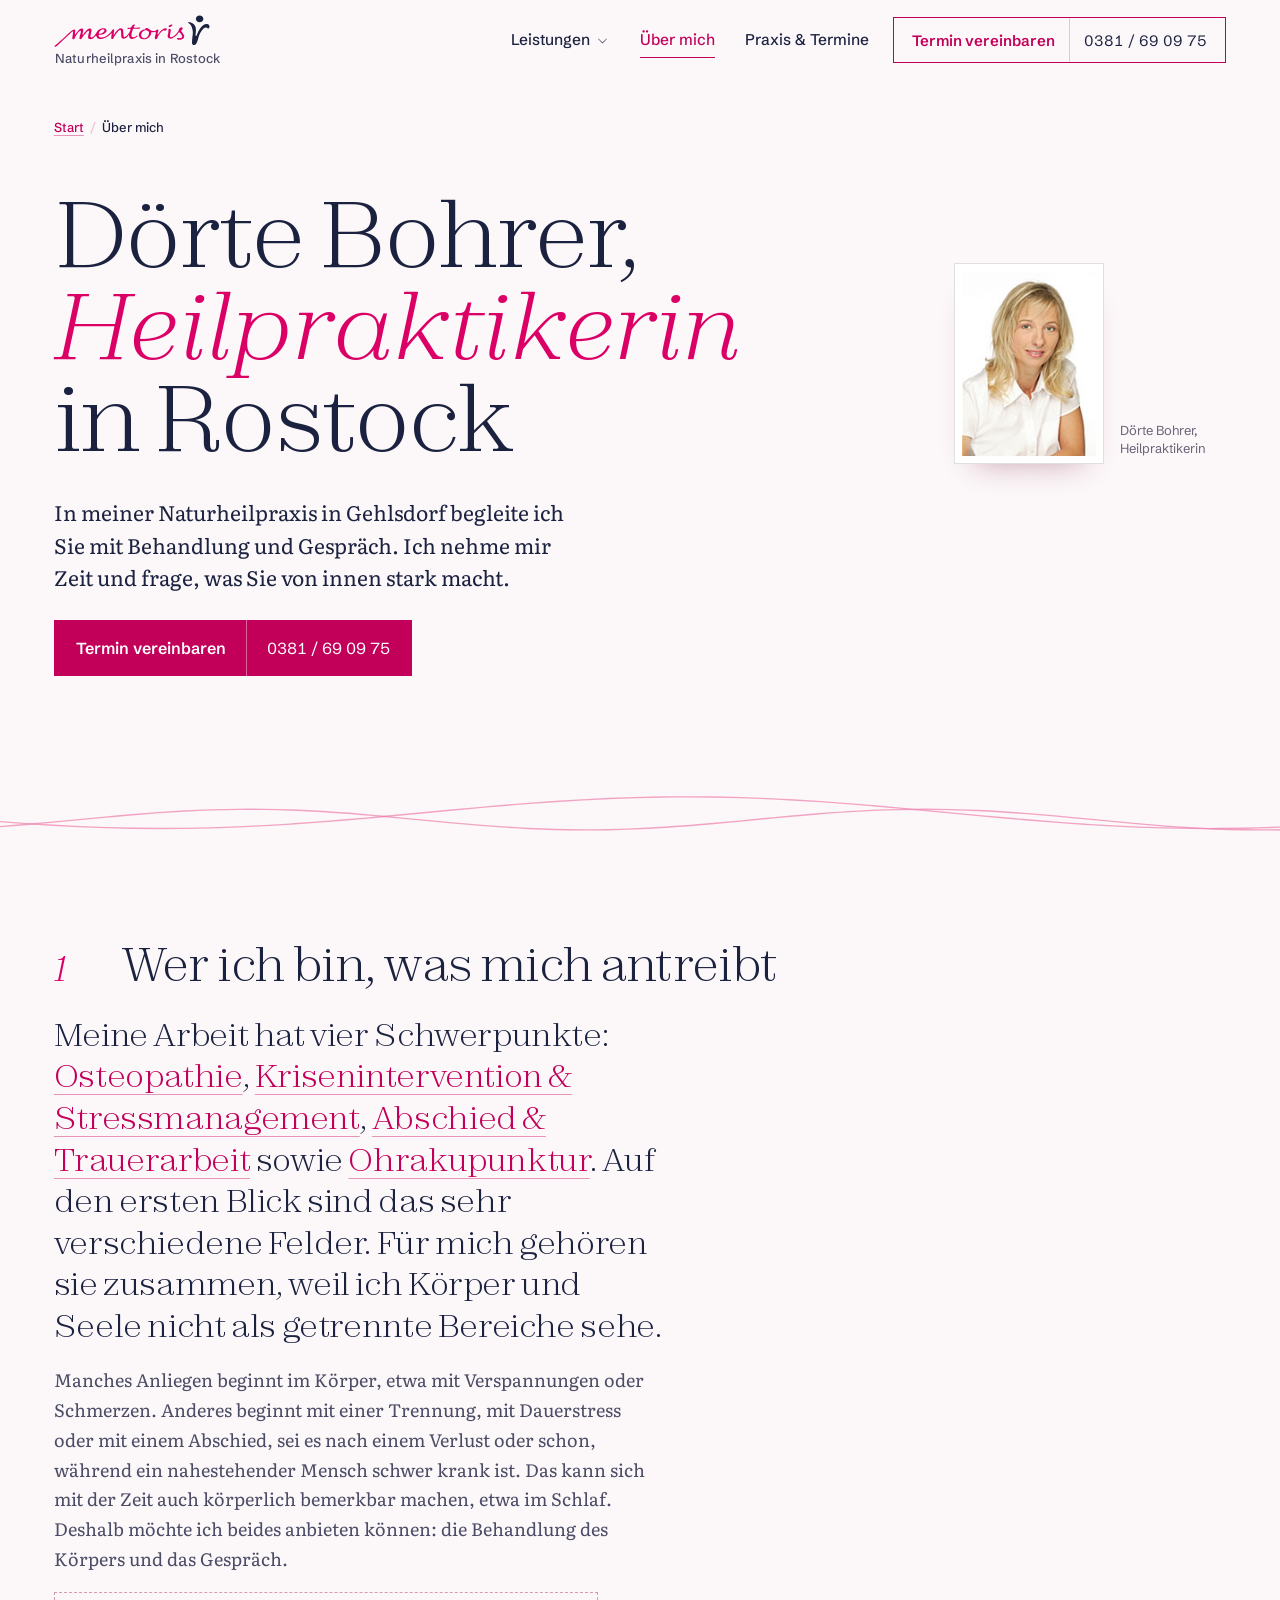
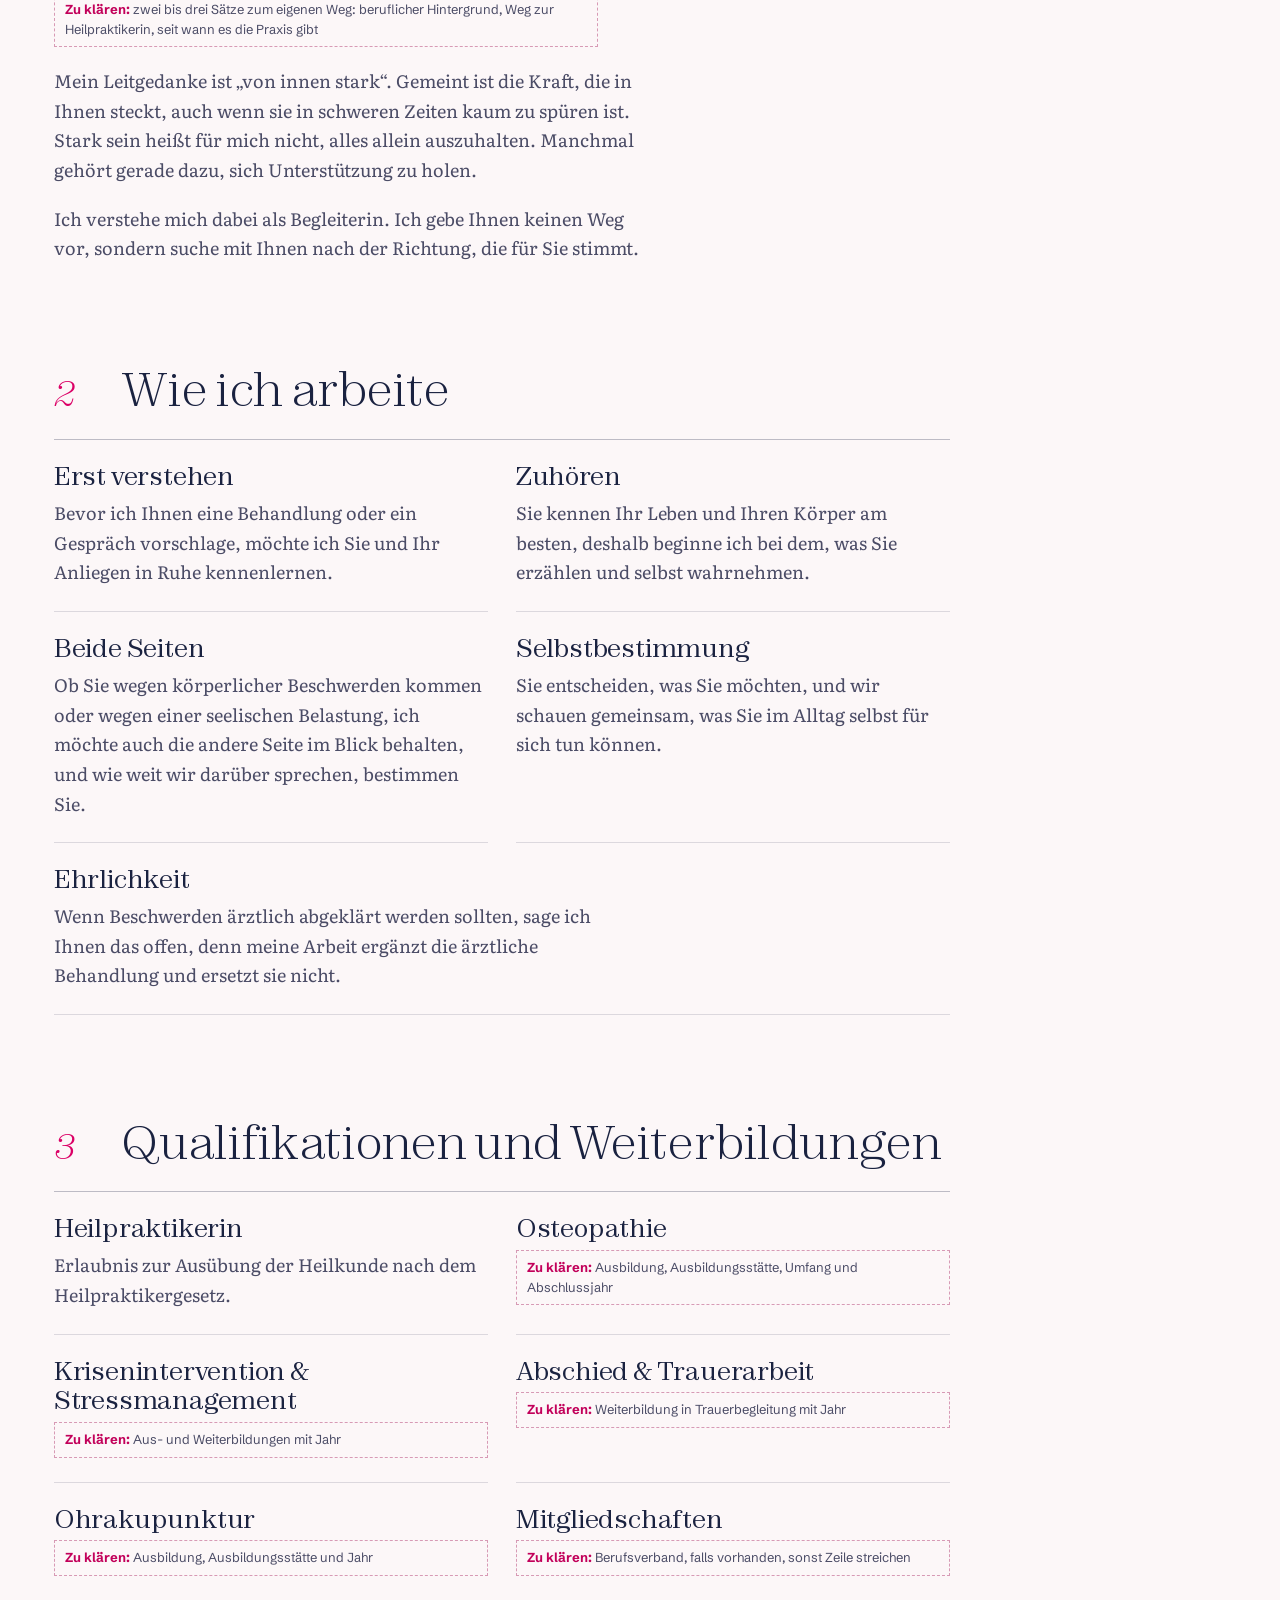
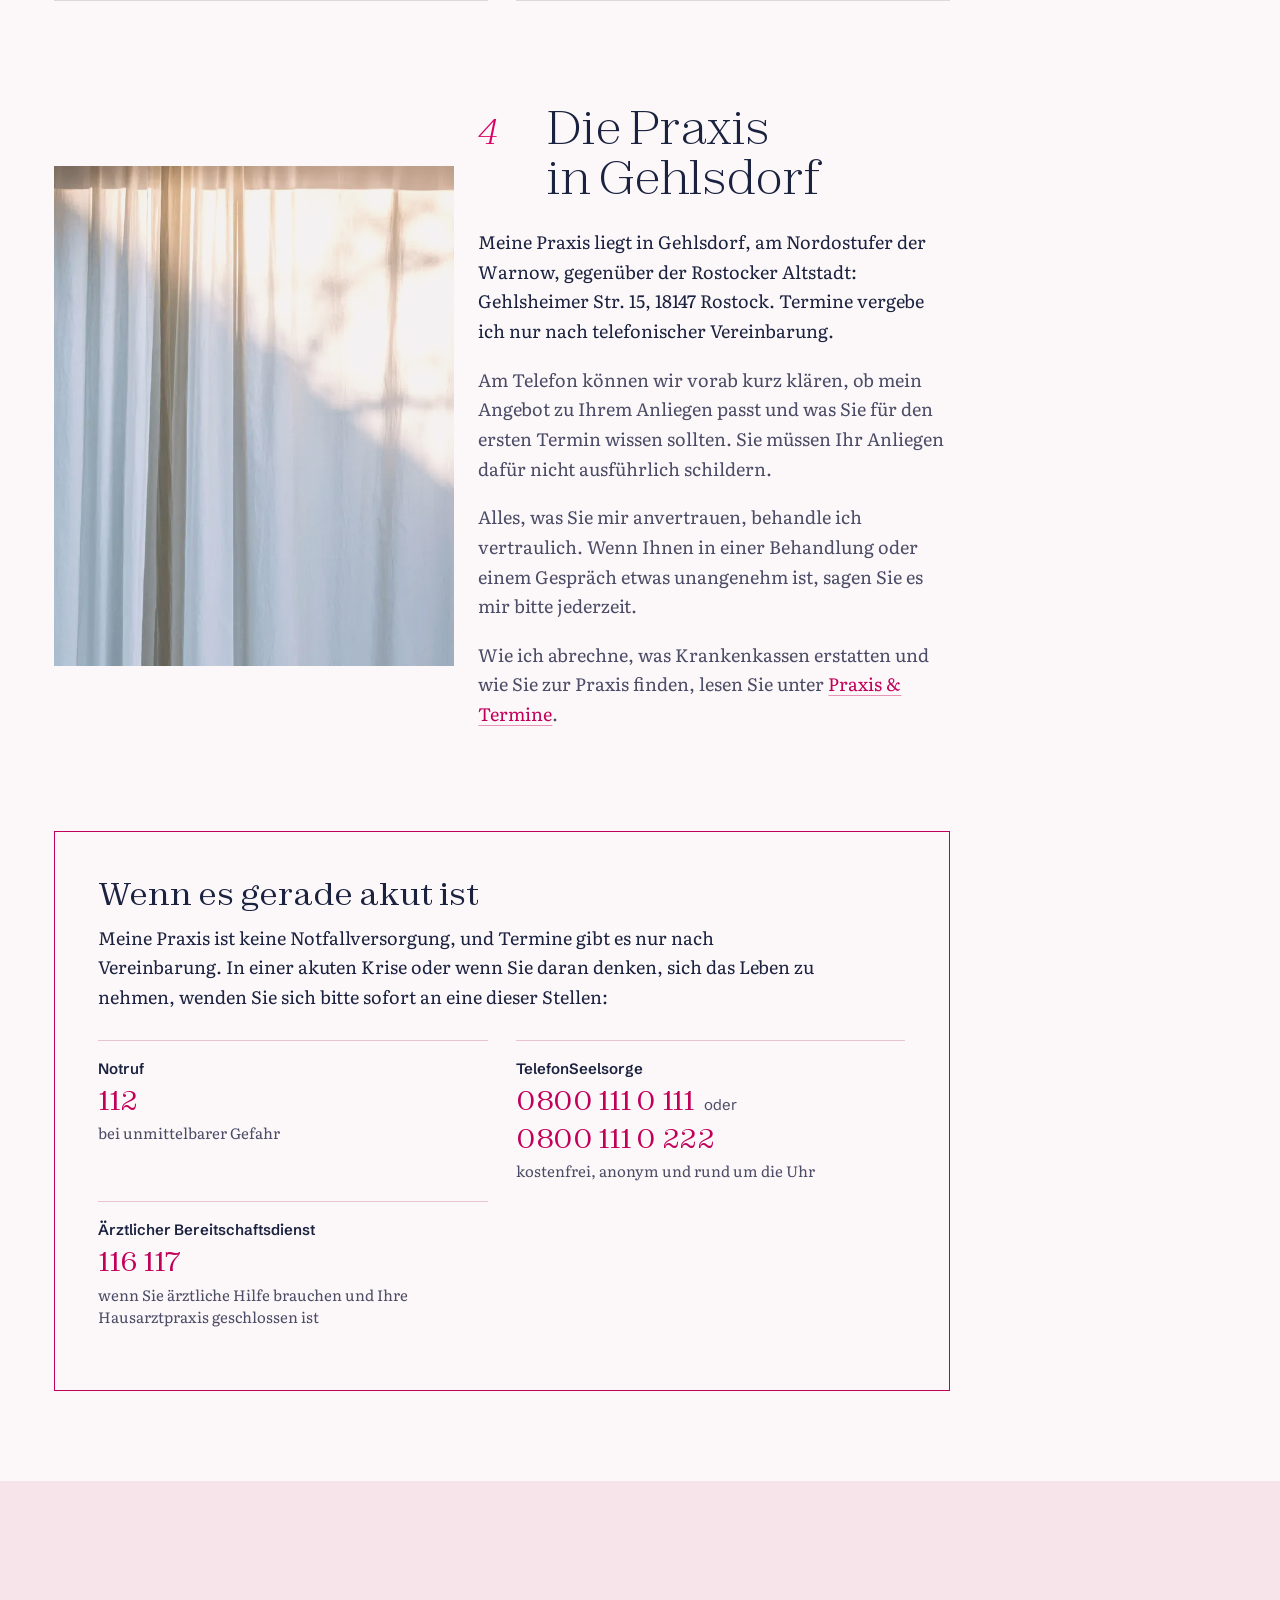
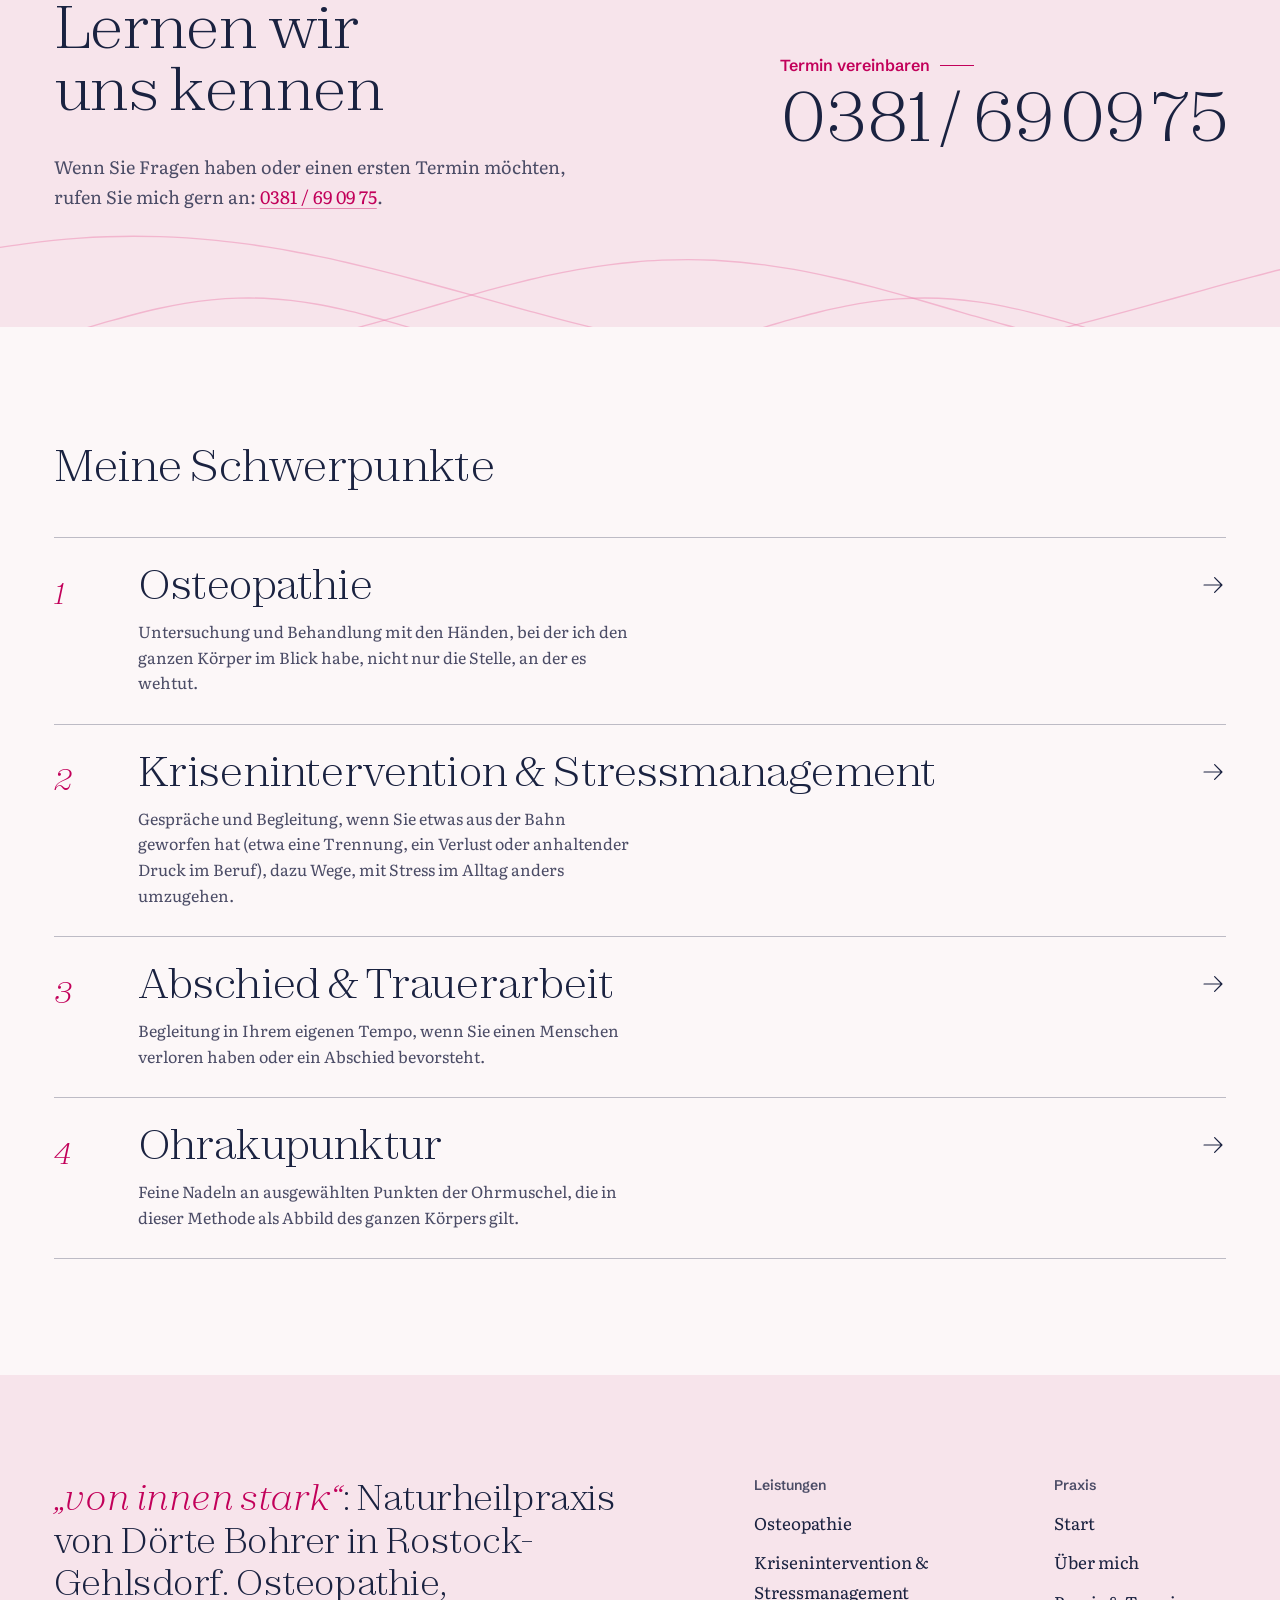
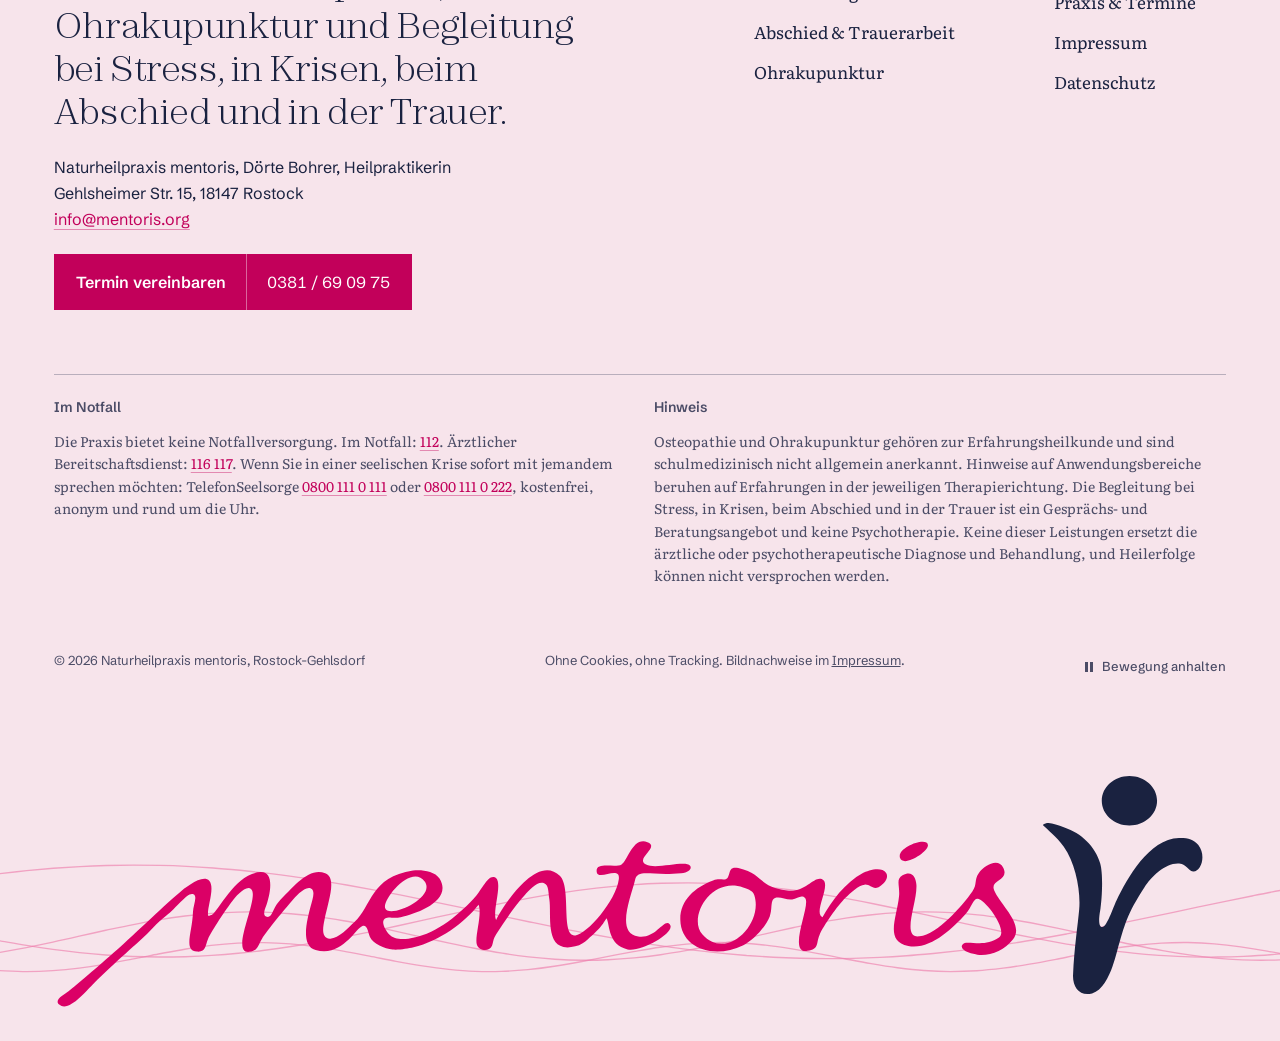
<file: ueber-mich.html>
<!doctype html>
<html lang="de">
<head>
  <meta charset="utf-8">
  
  <meta name="viewport" content="width=device-width, initial-scale=1">
  <title>Über mich: Dörte Bohrer, Heilpraktikerin | mentoris Rostock</title>
  <meta name="description" content="Dörte Bohrer, Heilpraktikerin in Rostock-Gehlsdorf: was mich antreibt, wie ich arbeite und was Sie in meiner Naturheilpraxis mentoris erwartet.">
  <meta name="robots" content="noindex, nofollow">
  <link rel="canonical" href="https://mentoris.org/ueber-mich.html">
  <meta name="color-scheme" content="light">
  <meta name="theme-color" content="#FCF7F8">
  <meta property="og:type" content="website">
  <meta property="og:locale" content="de_DE">
  <meta property="og:site_name" content="mentoris Naturheilpraxis">
  <meta property="og:title" content="Über mich: Dörte Bohrer, Heilpraktikerin | mentoris Rostock">
  <meta property="og:description" content="Dörte Bohrer, Heilpraktikerin in Rostock-Gehlsdorf: was mich antreibt, wie ich arbeite und was Sie in meiner Naturheilpraxis mentoris erwartet.">
  <meta property="og:url" content="https://mentoris.org/ueber-mich.html">
  <meta property="og:image" content="https://mentoris.org/assets/img/raum-licht.jpg">
  <meta name="twitter:card" content="summary_large_image">
  <link rel="preload" href="assets/fonts/literata-var.woff2" as="font" type="font/woff2" crossorigin>
  <link rel="preload" href="assets/fonts/zodiak-var.woff2" as="font" type="font/woff2" crossorigin>
  <link rel="stylesheet" href="assets/css/site.css?v=8f4e2084">
  <link rel="icon" href="favicon.ico" sizes="32x32">
  <link rel="icon" href="favicon.svg" type="image/svg+xml">
  <link rel="apple-touch-icon" href="apple-touch-icon.png">
  <link rel="manifest" href="site.webmanifest">
  <script>var d=document.documentElement,off=false;d.classList.add('js');try{off=localStorage.getItem('mentoris-bewegung')==='aus'}catch(e){}if(off){d.classList.add('motion-off')}else{d.classList.add('motion');setTimeout(function(){if(!d.classList.contains('js-ready'))d.classList.remove('motion')},3000)}</script>
  <script src="assets/js/main.js?v=bd253430" defer></script>
</head>
<body class="page-ueber-mich tpl-about">
  <a class="skip" href="#inhalt">Zum Inhalt springen</a>
<header class="masthead" data-masthead>
  <div class="masthead__inner">
    <a class="brand" href="./" aria-label="mentoris Naturheilpraxis in Rostock, zur Startseite">
      <span class="wordmark"><svg aria-hidden="true" focusable="false" xmlns="http://www.w3.org/2000/svg" viewBox="0 0 170.8 35.3">
  <path fill="var(--rose, #DB0066)" fill-rule="evenodd" d="M22.85 21.33C23.1 21.32 23.32 21.24 23.47 21.14C24.46 20.46 26.98 15 30.61 14.84C32.9 14.75 31.92 18.56 31.43 19.91C31.3 20.26 30.84 21.3 31.54 21.47C32.35 21.67 32.51 20.08 33.2 19.37C35.63 16.88 37.84 14.09 40.21 15.03C42 15.73 40.66 19.1 40.09 21.98C39.91 22.88 39.53 24.62 40.9 24.71C42.13 24.78 43.62 23.09 44.54 22.25C47.12 19.89 46.9 15.54 53.23 14.6C54.27 14.45 56.4 14.58 57.16 15.8C59.17 19.06 53.87 21.01 51.4 21.53C50.27 21.77 49.65 21.41 49.15 21.67C48.31 22.12 49.21 23.55 49.63 24.02C50.36 24.84 51.57 24.83 52.55 24.71C56.28 24.27 59.62 21.55 62.21 18.81C63.4 17.55 64.34 15.18 65.35 15.62C66.7 16.19 64.91 20.61 65.55 21.94C66.31 20.32 71.55 11.86 75.03 15.43C76.76 17.21 75.07 24.51 77.31 24.23C79.03 24.01 83.33 19.08 83.74 15.89C84.02 13.72 80.5 16.36 80.45 14.7C80.4 13.26 83.24 14.28 84.15 13.71C85.09 13.11 85.81 9.57 87.99 10.4C89.92 11.13 86.05 12.86 87.79 13.73C89.3 14.49 93.64 13.02 94.31 13.9C94.6 14.28 94.22 14.9 92.98 15.02C88.45 15.48 86.58 14.26 86.15 16.02C85.54 18.59 83.23 23.87 86.62 24.38C89.26 24.77 90.47 21.59 91.29 22.56C92.35 23.79 87.02 26.75 85.04 26.3C82.17 25.63 82.44 22.83 81.93 21.69C81.36 22.54 81.1 23.14 79.12 24.83C78.59 25.29 78.13 25.64 77.28 25.85C72.58 27.02 73.82 21.3 73.44 18.88C73.26 17.72 73.38 16.8 72.67 16.49C71.72 16.08 70.51 17.46 69.78 18.27C68.32 19.87 66.86 22.05 65.56 24.06C65.06 24.84 65.15 25.3 64.94 25.76C64.49 26.76 63.01 26.52 62.7 25.61C62.32 24.5 63.53 21.06 62.95 19.68C60.87 22.32 57.16 25.09 53.31 25.98C52.53 26.16 51.1 26.41 50.2 26.32C49.03 26.2 47.31 25.44 46.84 24.45C46.58 23.89 46.48 22.59 45.73 22.84C44.69 23.2 42.71 27.49 38.78 26.39C36.42 25.73 37.6 21.68 38.05 19.92C38.29 18.95 38.82 17.63 38.09 17.26C37.24 16.82 35.79 18.5 35.29 19.09C34.2 20.39 31.68 23.35 30.82 24.75C30.25 25.67 30.22 26.55 28.95 26.67C25.95 26.95 30.53 18.6 29.24 17.37C28.5 16.66 26.89 18.55 26.45 19.12C25.56 20.25 23.37 23.54 22.82 24.81C22.45 25.67 22.54 26.75 21.18 26.63C19.13 26.45 20.52 23.73 20.6 20.75C20.62 19.74 21.33 18.43 20.67 18.12C19.81 17.71 18.25 20.08 16.62 21.3C15.28 22.3 14.15 23.73 12.83 24.92C9.53 27.91 7.87 29.35 5.67 31.59C4.66 32.61 2.13 35.69 0.77 34.49C-0.07 33.76 1.52 33.02 2.15 32.51C4.32 30.77 7.13 28.26 8.2 27.34C11.8 24.26 15.89 20.1 18.63 17.85C19.45 17.18 22.05 15.09 23.01 16.13C23.94 17.15 22.61 20.19 22.85 21.33ZM129.58 10.85C129.64 11.88 125.89 14.23 125.43 12.73C124.94 11.17 129.51 9.51 129.58 10.85ZM134.62 25.71C135 24.61 137.72 26.27 140.11 24.55C141.54 23.51 138.1 18.95 137 18.8C136.25 18.71 136.16 19.96 135.13 21.09C133.21 23.22 129.86 26.44 126.66 25.8C123.09 25.08 124.99 21.57 125.29 18.44C125.45 16.83 124.75 15.94 125.81 15.32C127.16 14.53 127.81 15.51 127.87 16.77C128 19.51 125.54 24.67 128.33 24.36C131.01 24.07 134.7 19.8 136.16 17.71C136.94 16.6 136.37 16.07 137.13 14.97C137.93 13.83 140.02 12.64 140.76 14.23C141.67 16.17 138.74 15.97 139.39 17.52C140.32 19.75 143.9 22.56 142.2 24.79C140.91 26.48 138.73 27.32 136.91 27.09C136.32 27.01 134.31 26.59 134.62 25.71ZM113.94 21.54C115.23 19.17 117.37 16.33 119.87 15.01C120.79 14.52 122.76 13.97 123.38 14.99C123.9 15.84 122.78 16.82 122.25 17.08C121.38 17.51 121.05 16.64 120.19 16.7C119.28 16.77 118.1 17.92 117.35 18.66C116.22 19.77 114.07 22.83 113.49 24.19C112.96 25.41 113.52 26.19 111.7 26.52C108.8 27.03 111.88 20.41 111.48 18.94C111.39 18.64 111.18 18.51 110.98 18.47C110.49 18.39 110.09 18.83 109.44 18.91C108.71 18.99 107.95 18.62 107.36 18.61C106 18.58 106.63 20.1 106.12 21.42C105.54 22.93 103.7 24.94 102.21 25.67C97.84 27.8 92.95 26.15 92.86 21.9C92.8 19.07 95 17.07 97.72 16.08C98.7 15.73 99.14 16.09 99.6 15.89C100.44 15.53 99.74 13.84 101.46 14.25C105.31 15.16 104.25 16.96 108.72 17.58C111.3 17.95 112.64 15.43 113.82 15.87C115.33 16.43 112.94 20.18 113.65 21.27C113.73 21.39 113.84 21.48 113.94 21.54ZM49.09 20.17C49.58 21.87 56.7 18.66 54.96 16.25C53.04 13.58 48.7 18.82 49.09 20.17ZM103.83 18.28C103.62 17.64 103.15 17.46 102.18 17.12C97.45 15.43 93.89 21.58 96.15 24.11C99.71 28.1 105.21 22.48 103.83 18.28Z"/>
  <path fill="var(--ink, #002762)" fill-rule="evenodd" d="M146.6 7.84C147.43 7.25 148.42 7.78 149.81 8.23C152.3 9.05 154.4 11.04 155.12 13.56C155.58 15.16 155.38 18.84 155.15 20.3C155.07 20.79 154.65 22.96 155.41 22.99C156.12 23.01 156.97 20.2 157.55 19.03C159.12 15.8 162.31 9.91 166.8 9.78C168.07 9.75 168.98 9.95 169.67 10.84C170.92 12.45 170.01 14.85 168.88 14.75C168.13 14.69 167.98 13.66 166.83 13.58C164.83 13.43 162.71 15.51 161.66 17.13C159.11 21.05 158.74 22.58 157.59 26.7C157.41 27.37 157.2 28.11 156.95 28.81C156.38 30.4 155.45 32.41 153.91 32.83C152.09 33.33 151.01 31.88 151.09 30.09C151.26 26.15 151.8 22.64 152 20.39C152.25 17.65 151.45 13.53 149.72 11.08C148.61 9.51 147.28 8.52 146.6 7.84ZM163.55 4.27C163.55 6.3 161.72 7.94 159.45 7.94C157.19 7.94 155.35 6.3 155.35 4.27C155.35 2.24 157.19 0.6 159.45 0.6C161.72 0.6 163.55 2.24 163.55 4.27Z"/>
</svg>
</span>
      <span class="brand__sub">Naturheilpraxis in Rostock</span>
    </a>

    <nav class="nav" aria-label="Hauptnavigation">
      <ul class="nav__list">
        <li class="nav__item nav__item--sub" data-sub data-section="leistungen">
          <button class="nav__link nav__toggle" type="button" aria-expanded="false" aria-controls="sub-leistungen">
            Leistungen <svg class="icon nav__caret" viewBox="0 0 256 256" fill="currentColor" aria-hidden="true" focusable="false"><path d="M212.24,100.24l-80,80a6,6,0,0,1-8.48,0l-80-80a6,6,0,0,1,8.48-8.48L128,167.51l75.76-75.75a6,6,0,0,1,8.48,8.48Z"/></svg>
          </button>
          <div class="sub" id="sub-leistungen">
            <ul>
              <li><a href="osteopathie.html" data-nav>Osteopathie</a></li>
              <li><a href="krisenintervention-stressmanagement.html" data-nav>Krisenintervention&nbsp;&amp; Stressmanagement</a></li>
              <li><a href="abschied-trauerarbeit.html" data-nav>Abschied&nbsp;&amp; Trauerarbeit</a></li>
              <li><a href="ohrakupunktur.html" data-nav>Ohrakupunktur</a></li>
            </ul>
          </div>
        </li>
        <li class="nav__item"><a class="nav__link" href="ueber-mich.html" data-nav aria-current="page">Über mich</a></li>
        <li class="nav__item"><a class="nav__link" href="praxis.html" data-nav>Praxis &amp; Termine</a></li>
      </ul>
    </nav>

    <a class="call" href="tel:+49381690975">
      <span class="call__label">Termin vereinbaren</span>
      <span class="call__num">0381 / 69 09 75</span>
    </a>

    <button class="menu-btn" type="button" aria-expanded="false" aria-controls="menu" data-menu-btn>
      <span class="menu-btn__open">Menü</span><span class="menu-btn__close">Schließen</span>
    </button>
  </div>

  <div class="progress" aria-hidden="true"></div>

  <nav class="menu" id="menu" aria-label="Menü" data-menu>
    <div class="menu__inner">
      <ul class="menu__list">
        <li><a href="osteopathie.html" data-nav>Osteopathie</a></li>
        <li><a href="krisenintervention-stressmanagement.html" data-nav>Krisenintervention&nbsp;&amp; Stressmanagement</a></li>
        <li><a href="abschied-trauerarbeit.html" data-nav>Abschied&nbsp;&amp; Trauerarbeit</a></li>
        <li><a href="ohrakupunktur.html" data-nav>Ohrakupunktur</a></li>
        <li class="menu__minor"><a href="ueber-mich.html" data-nav aria-current="page">Über mich</a></li>
        <li class="menu__minor"><a href="praxis.html" data-nav>Praxis &amp; Termine</a></li>
      </ul>
      <a class="btn btn--wide" href="tel:+49381690975">
        <span class="btn__label">Termin vereinbaren</span>
        <span class="btn__num">0381 / 69 09 75</span>
      </a>
    </div>
  </nav>
</header>

  <main id="inhalt" tabindex="-1">
<nav class="wrap crumbs" aria-label="Brotkrumen">
  <ol>
    <li><a href="./">Start</a></li>
    <li><span aria-current="page">Über mich</span></li>
  </ol>
</nav>
<section class="wrap about-head">
  <h1 class="page-head__title">Dörte Bohrer, <em>Heilpraktikerin</em> in Rostock</h1>
  <figure class="portrait" data-reveal style="--d:120ms">
    <img src="assets/img/doerte-bohrer.jpg" width="150" height="207" alt="Porträt von Dörte Bohrer" loading="eager">
    <figcaption>Dörte Bohrer, Heilpraktikerin</figcaption>
  </figure>
  <div class="page-head__aside" data-reveal style="--d:200ms">
    <p class="page-head__lead">In meiner Naturheilpraxis in Gehlsdorf begleite ich Sie mit Behandlung und Gespräch. Ich nehme mir Zeit und frage, was Sie von innen stark macht.</p>
    <a class="btn btn--fluid" href="tel:+49381690975">
  <span class="btn__label">Termin vereinbaren</span>
  <span class="btn__num">0381 / 69 09 75</span>
</a>
  </div>
</section>
<div class="tide" aria-hidden="true"><div class="waves waves--tide" aria-hidden="true">
  <svg class="wave" style="--i:0;--w:1.81944;--shift:-45.0382%;--dur:42s" data-amp="46" data-period="1180" data-phase="0.6" data-y0="150" data-width="2620" viewBox="0 0 2620 260" preserveAspectRatio="none" focusable="false"><path pathLength="1" d="M0.0 176.0 C5.0 176.9 19.8 179.9 29.8 181.6 C39.7 183.4 49.6 185.0 59.5 186.5 C69.5 188.0 79.4 189.3 89.3 190.5 C99.2 191.6 109.2 192.6 119.1 193.4 C129.0 194.2 138.9 194.8 148.9 195.3 C158.8 195.7 168.7 195.9 178.6 196.0 C188.6 196.0 198.5 195.9 208.4 195.6 C218.3 195.2 228.3 194.7 238.2 194.0 C248.1 193.3 258.0 192.4 268.0 191.3 C277.9 190.2 287.8 189.0 297.7 187.6 C307.7 186.2 317.6 184.6 327.5 182.9 C337.4 181.2 347.3 179.4 357.3 177.4 C367.2 175.5 377.1 173.4 387.0 171.3 C397.0 169.1 406.9 166.9 416.8 164.6 C426.7 162.3 436.7 159.9 446.6 157.5 C456.5 155.1 466.4 152.7 476.4 150.2 C486.3 147.8 496.2 145.4 506.1 143.0 C516.1 140.6 526.0 138.2 535.9 135.9 C545.8 133.6 555.8 131.3 565.7 129.1 C575.6 127.0 585.5 124.9 595.5 122.9 C605.4 121.0 615.3 119.1 625.2 117.4 C635.2 115.7 645.1 114.1 655.0 112.7 C664.9 111.3 674.8 110.0 684.8 108.9 C694.7 107.8 704.6 106.9 714.5 106.2 C724.5 105.4 734.4 104.9 744.3 104.5 C754.2 104.2 764.2 104.0 774.1 104.0 C784.0 104.0 793.9 104.2 803.9 104.6 C813.8 105.1 823.7 105.7 833.6 106.4 C843.6 107.2 853.5 108.2 863.4 109.3 C873.3 110.4 883.3 111.7 893.2 113.2 C903.1 114.7 913.0 116.3 923.0 118.0 C932.9 119.8 942.8 121.7 952.7 123.6 C962.7 125.6 972.6 127.7 982.5 129.9 C992.4 132.1 1002.3 134.4 1012.3 136.7 C1022.2 139.0 1032.1 141.4 1042.0 143.8 C1052.0 146.2 1061.9 148.7 1071.8 151.1 C1081.7 153.5 1091.7 156.0 1101.6 158.3 C1111.5 160.7 1121.4 163.1 1131.4 165.4 C1141.3 167.7 1151.2 169.9 1161.1 172.0 C1171.1 174.2 1181.0 176.2 1190.9 178.1 C1200.8 180.0 1210.8 181.9 1220.7 183.5 C1230.6 185.2 1240.5 186.7 1250.5 188.1 C1260.4 189.4 1270.3 190.7 1280.2 191.7 C1290.2 192.7 1300.1 193.6 1310.0 194.2 C1319.9 194.9 1329.8 195.4 1339.8 195.7 C1349.7 196.0 1359.6 196.1 1369.5 196.0 C1379.5 195.9 1389.4 195.6 1399.3 195.1 C1409.2 194.6 1419.2 194.0 1429.1 193.1 C1439.0 192.3 1448.9 191.2 1458.9 190.1 C1468.8 188.9 1478.7 187.5 1488.6 186.0 C1498.6 184.5 1508.5 182.8 1518.4 181.0 C1528.3 179.2 1538.3 177.3 1548.2 175.3 C1558.1 173.2 1568.0 171.1 1578.0 168.9 C1587.9 166.7 1597.8 164.3 1607.7 162.0 C1617.7 159.7 1627.6 157.3 1637.5 154.8 C1647.4 152.4 1657.3 150.0 1667.3 147.6 C1677.2 145.1 1687.1 142.7 1697.0 140.3 C1707.0 138.0 1716.9 135.6 1726.8 133.4 C1736.7 131.1 1746.7 128.9 1756.6 126.8 C1766.5 124.7 1776.4 122.7 1786.4 120.8 C1796.3 118.9 1806.2 117.2 1816.1 115.6 C1826.1 114.0 1836.0 112.5 1845.9 111.2 C1855.8 109.9 1865.8 108.7 1875.7 107.8 C1885.6 106.8 1895.5 106.0 1905.5 105.4 C1915.4 104.8 1925.3 104.4 1935.2 104.2 C1945.2 104.0 1955.1 103.9 1965.0 104.1 C1974.9 104.3 1984.8 104.6 1994.8 105.2 C2004.7 105.7 2014.6 106.5 2024.5 107.4 C2034.5 108.3 2044.4 109.4 2054.3 110.6 C2064.2 111.9 2074.2 113.3 2084.1 114.9 C2094.0 116.4 2103.9 118.2 2113.9 120.0 C2123.8 121.8 2133.7 123.8 2143.6 125.9 C2153.6 127.9 2163.5 130.1 2173.4 132.4 C2183.3 134.6 2193.3 136.9 2203.2 139.3 C2213.1 141.6 2223.0 144.1 2233.0 146.5 C2242.9 148.9 2252.8 151.4 2262.7 153.8 C2272.7 156.2 2282.6 158.6 2292.5 161.0 C2302.4 163.3 2312.3 165.6 2322.3 167.9 C2332.2 170.1 2342.1 172.3 2352.0 174.3 C2362.0 176.4 2371.9 178.4 2381.8 180.2 C2391.7 182.0 2401.7 183.7 2411.6 185.3 C2421.5 186.9 2431.4 188.3 2441.4 189.5 C2451.3 190.8 2461.2 191.8 2471.1 192.7 C2481.1 193.6 2491.0 194.4 2500.9 194.9 C2510.8 195.4 2520.8 195.8 2530.7 195.9 C2540.6 196.1 2550.5 196.0 2560.5 195.8 C2570.4 195.6 2580.3 195.1 2590.2 194.5 C2600.2 193.9 2615.0 192.5 2620.0 192.1"/></svg>
  <svg class="wave wave--rev" style="--i:1;--w:1.52778;--shift:-34.5455%;--dur:35s" data-amp="30" data-period="760" data-phase="2.4" data-y0="170" data-width="2200" viewBox="0 0 2200 260" preserveAspectRatio="none" focusable="false"><path pathLength="1" d="M0.0 190.3 C5.0 189.3 19.8 186.4 29.7 184.3 C39.6 182.1 49.5 179.8 59.5 177.4 C69.4 175.1 79.3 172.6 89.2 170.1 C99.1 167.7 109.0 165.2 118.9 162.8 C128.8 160.5 138.7 158.1 148.6 156.0 C158.6 153.8 168.5 151.7 178.4 149.9 C188.3 148.1 198.2 146.5 208.1 145.1 C218.0 143.7 227.9 142.6 237.8 141.8 C247.7 141.0 257.7 140.4 267.6 140.2 C277.5 139.9 287.4 140.0 297.3 140.3 C307.2 140.7 317.1 141.3 327.0 142.3 C336.9 143.2 346.8 144.4 356.8 145.9 C366.7 147.3 376.6 149.1 386.5 151.0 C396.4 152.8 406.3 155.0 416.2 157.2 C426.1 159.4 436.0 161.8 445.9 164.1 C455.9 166.5 465.8 169.1 475.7 171.5 C485.6 173.9 495.5 176.4 505.4 178.7 C515.3 181.1 525.2 183.4 535.1 185.4 C545.0 187.5 555.0 189.5 564.9 191.2 C574.8 193.0 584.7 194.5 594.6 195.8 C604.5 197.0 614.4 198.0 624.3 198.7 C634.2 199.4 644.1 199.9 654.1 200.0 C664.0 200.1 673.9 199.9 683.8 199.4 C693.7 198.9 703.6 198.1 713.5 197.1 C723.4 196.0 733.3 194.7 743.2 193.1 C753.2 191.6 763.1 189.7 773.0 187.8 C782.9 185.8 792.8 183.6 802.7 181.4 C812.6 179.1 822.5 176.7 832.4 174.3 C842.3 171.9 852.3 169.3 862.2 166.9 C872.1 164.5 882.0 162.0 891.9 159.7 C901.8 157.5 911.7 155.2 921.6 153.2 C931.5 151.2 941.4 149.3 951.4 147.7 C961.3 146.0 971.2 144.6 981.1 143.5 C991.0 142.3 1000.9 141.4 1010.8 140.9 C1020.7 140.3 1030.6 140.0 1040.5 140.0 C1050.5 140.0 1060.4 140.3 1070.3 141.0 C1080.2 141.6 1090.1 142.5 1100.0 143.7 C1109.9 144.8 1119.8 146.3 1129.7 147.9 C1139.6 149.6 1149.5 151.5 1159.5 153.5 C1169.4 155.6 1179.3 157.8 1189.2 160.1 C1199.1 162.4 1209.0 164.9 1218.9 167.3 C1228.8 169.8 1238.7 172.3 1248.6 174.7 C1258.6 177.1 1268.5 179.5 1278.4 181.7 C1288.3 184.0 1298.2 186.2 1308.1 188.1 C1318.0 190.1 1327.9 191.9 1337.8 193.4 C1347.7 194.9 1357.7 196.2 1367.6 197.3 C1377.5 198.3 1387.4 199.0 1397.3 199.5 C1407.2 199.9 1417.1 200.1 1427.0 199.9 C1436.9 199.8 1446.8 199.3 1456.8 198.6 C1466.7 197.9 1476.6 196.8 1486.5 195.5 C1496.4 194.3 1506.3 192.7 1516.2 190.9 C1526.1 189.2 1536.0 187.2 1545.9 185.1 C1555.9 183.0 1565.8 180.7 1575.7 178.3 C1585.6 176.0 1595.5 173.5 1605.4 171.1 C1615.3 168.6 1625.2 166.1 1635.1 163.7 C1645.0 161.4 1655.0 159.0 1664.9 156.8 C1674.8 154.6 1684.7 152.5 1694.6 150.6 C1704.5 148.8 1714.4 147.1 1724.3 145.6 C1734.2 144.2 1744.1 143.0 1754.1 142.1 C1764.0 141.2 1773.9 140.6 1783.8 140.3 C1793.7 139.9 1803.6 139.9 1813.5 140.2 C1823.4 140.5 1833.3 141.1 1843.2 141.9 C1853.2 142.8 1863.1 144.0 1873.0 145.3 C1882.9 146.7 1892.8 148.4 1902.7 150.2 C1912.6 152.1 1922.5 154.2 1932.4 156.3 C1942.3 158.5 1952.3 160.9 1962.2 163.2 C1972.1 165.6 1982.0 168.1 1991.9 170.5 C2001.8 173.0 2011.7 175.5 2021.6 177.8 C2031.5 180.2 2041.4 182.5 2051.4 184.6 C2061.3 186.8 2071.2 188.8 2081.1 190.6 C2091.0 192.3 2100.9 194.0 2110.8 195.3 C2120.7 196.6 2130.6 197.7 2140.5 198.4 C2150.5 199.2 2160.4 199.7 2170.3 199.9 C2180.2 200.1 2195.0 199.6 2200.0 199.6"/></svg>
  <svg class="wave" style="--i:2;--w:2.08333;--shift:-52.0000%;--dur:58s" data-amp="58" data-period="1560" data-phase="4.1" data-y0="140" data-width="3000" viewBox="0 0 3000 260" preserveAspectRatio="none" focusable="false"><path pathLength="1" d="M0.0 92.5 C5.0 91.9 20.0 90.0 30.0 88.9 C40.0 87.8 50.0 86.8 60.0 85.9 C70.0 85.1 80.0 84.4 90.0 83.8 C100.0 83.2 110.0 82.8 120.0 82.5 C130.0 82.2 140.0 82.0 150.0 82.0 C160.0 82.0 170.0 82.1 180.0 82.4 C190.0 82.6 200.0 83.0 210.0 83.6 C220.0 84.1 230.0 84.8 240.0 85.6 C250.0 86.4 260.0 87.4 270.0 88.4 C280.0 89.5 290.0 90.7 300.0 92.0 C310.0 93.3 320.0 94.7 330.0 96.3 C340.0 97.8 350.0 99.5 360.0 101.2 C370.0 102.9 380.0 104.8 390.0 106.7 C400.0 108.6 410.0 110.6 420.0 112.6 C430.0 114.7 440.0 116.8 450.0 119.0 C460.0 121.2 470.0 123.4 480.0 125.7 C490.0 127.9 500.0 130.2 510.0 132.5 C520.0 134.8 530.0 137.2 540.0 139.5 C550.0 141.9 560.0 144.2 570.0 146.5 C580.0 148.8 590.0 151.1 600.0 153.4 C610.0 155.7 620.0 157.9 630.0 160.1 C640.0 162.3 650.0 164.5 660.0 166.5 C670.0 168.6 680.0 170.6 690.0 172.6 C700.0 174.5 710.0 176.3 720.0 178.1 C730.0 179.9 740.0 181.5 750.0 183.1 C760.0 184.7 770.0 186.1 780.0 187.5 C790.0 188.8 800.0 190.0 810.0 191.1 C820.0 192.2 830.0 193.2 840.0 194.1 C850.0 194.9 860.0 195.6 870.0 196.2 C880.0 196.8 890.0 197.2 900.0 197.5 C910.0 197.8 920.0 198.0 930.0 198.0 C940.0 198.0 950.0 197.9 960.0 197.6 C970.0 197.4 980.0 197.0 990.0 196.4 C1000.0 195.9 1010.0 195.2 1020.0 194.4 C1030.0 193.6 1040.0 192.6 1050.0 191.6 C1060.0 190.5 1070.0 189.3 1080.0 188.0 C1090.0 186.7 1100.0 185.3 1110.0 183.7 C1120.0 182.2 1130.0 180.5 1140.0 178.8 C1150.0 177.1 1160.0 175.2 1170.0 173.3 C1180.0 171.4 1190.0 169.4 1200.0 167.4 C1210.0 165.3 1220.0 163.2 1230.0 161.0 C1240.0 158.8 1250.0 156.6 1260.0 154.3 C1270.0 152.1 1280.0 149.8 1290.0 147.5 C1300.0 145.2 1310.0 142.8 1320.0 140.5 C1330.0 138.1 1340.0 135.8 1350.0 133.5 C1360.0 131.2 1370.0 128.9 1380.0 126.6 C1390.0 124.3 1400.0 122.1 1410.0 119.9 C1420.0 117.7 1430.0 115.5 1440.0 113.5 C1450.0 111.4 1460.0 109.4 1470.0 107.4 C1480.0 105.5 1490.0 103.7 1500.0 101.9 C1510.0 100.1 1520.0 98.5 1530.0 96.9 C1540.0 95.3 1550.0 93.9 1560.0 92.5 C1570.0 91.2 1580.0 90.0 1590.0 88.9 C1600.0 87.8 1610.0 86.8 1620.0 85.9 C1630.0 85.1 1640.0 84.4 1650.0 83.8 C1660.0 83.2 1670.0 82.8 1680.0 82.5 C1690.0 82.2 1700.0 82.0 1710.0 82.0 C1720.0 82.0 1730.0 82.1 1740.0 82.4 C1750.0 82.6 1760.0 83.0 1770.0 83.6 C1780.0 84.1 1790.0 84.8 1800.0 85.6 C1810.0 86.4 1820.0 87.4 1830.0 88.4 C1840.0 89.5 1850.0 90.7 1860.0 92.0 C1870.0 93.3 1880.0 94.7 1890.0 96.3 C1900.0 97.8 1910.0 99.5 1920.0 101.2 C1930.0 102.9 1940.0 104.8 1950.0 106.7 C1960.0 108.6 1970.0 110.6 1980.0 112.6 C1990.0 114.7 2000.0 116.8 2010.0 119.0 C2020.0 121.2 2030.0 123.4 2040.0 125.7 C2050.0 127.9 2060.0 130.2 2070.0 132.5 C2080.0 134.8 2090.0 137.2 2100.0 139.5 C2110.0 141.9 2120.0 144.2 2130.0 146.5 C2140.0 148.8 2150.0 151.1 2160.0 153.4 C2170.0 155.7 2180.0 157.9 2190.0 160.1 C2200.0 162.3 2210.0 164.5 2220.0 166.5 C2230.0 168.6 2240.0 170.6 2250.0 172.6 C2260.0 174.5 2270.0 176.3 2280.0 178.1 C2290.0 179.9 2300.0 181.5 2310.0 183.1 C2320.0 184.7 2330.0 186.1 2340.0 187.5 C2350.0 188.8 2360.0 190.0 2370.0 191.1 C2380.0 192.2 2390.0 193.2 2400.0 194.1 C2410.0 194.9 2420.0 195.6 2430.0 196.2 C2440.0 196.8 2450.0 197.2 2460.0 197.5 C2470.0 197.8 2480.0 198.0 2490.0 198.0 C2500.0 198.0 2510.0 197.9 2520.0 197.6 C2530.0 197.4 2540.0 197.0 2550.0 196.4 C2560.0 195.9 2570.0 195.2 2580.0 194.4 C2590.0 193.6 2600.0 192.6 2610.0 191.6 C2620.0 190.5 2630.0 189.3 2640.0 188.0 C2650.0 186.7 2660.0 185.3 2670.0 183.7 C2680.0 182.2 2690.0 180.5 2700.0 178.8 C2710.0 177.1 2720.0 175.2 2730.0 173.3 C2740.0 171.4 2750.0 169.4 2760.0 167.4 C2770.0 165.3 2780.0 163.2 2790.0 161.0 C2800.0 158.8 2810.0 156.6 2820.0 154.3 C2830.0 152.1 2840.0 149.8 2850.0 147.5 C2860.0 145.2 2870.0 142.8 2880.0 140.5 C2890.0 138.1 2900.0 135.8 2910.0 133.5 C2920.0 131.2 2930.0 128.9 2940.0 126.6 C2950.0 124.3 2960.0 122.1 2970.0 119.9 C2980.0 117.7 2995.0 114.5 3000.0 113.5"/></svg>
  <svg class="wave wave--rev" style="--i:3;--w:1.36111;--shift:-26.5306%;--dur:26s" data-amp="18" data-period="520" data-phase="1.2" data-y0="196" data-width="1960" viewBox="0 0 1960 260" preserveAspectRatio="none" focusable="false"><path pathLength="1" d="M0.0 212.8 C4.9 213.0 19.8 214.0 29.7 214.0 C39.6 214.0 49.5 213.6 59.4 212.9 C69.3 212.2 79.2 211.1 89.1 209.7 C99.0 208.3 108.9 206.6 118.8 204.7 C128.7 202.9 138.6 200.7 148.5 198.6 C158.4 196.6 168.3 194.3 178.2 192.2 C188.1 190.2 198.0 188.1 207.9 186.3 C217.8 184.5 227.7 182.8 237.6 181.6 C247.5 180.3 257.4 179.3 267.3 178.7 C277.2 178.1 287.1 177.9 297.0 178.1 C306.9 178.2 316.8 178.8 326.7 179.7 C336.6 180.6 346.5 181.9 356.4 183.4 C366.3 184.9 376.2 186.8 386.1 188.7 C396.0 190.6 405.9 192.8 415.8 194.9 C425.7 197.0 435.6 199.3 445.5 201.3 C455.4 203.3 465.3 205.3 475.2 207.0 C485.1 208.7 494.9 210.2 504.8 211.3 C514.7 212.4 524.6 213.3 534.5 213.7 C544.4 214.1 554.3 214.1 564.2 213.8 C574.1 213.4 584.0 212.6 593.9 211.6 C603.8 210.5 613.7 209.1 623.6 207.4 C633.5 205.8 643.4 203.8 653.3 201.8 C663.2 199.8 673.1 197.6 683.0 195.5 C692.9 193.4 702.8 191.2 712.7 189.2 C722.6 187.3 732.5 185.3 742.4 183.8 C752.3 182.2 762.2 180.9 772.1 179.9 C782.0 179.0 791.9 178.3 801.8 178.1 C811.7 177.9 821.6 178.0 831.5 178.6 C841.4 179.1 851.3 180.0 861.2 181.3 C871.1 182.5 881.0 184.1 890.9 185.8 C900.8 187.6 910.7 189.6 920.6 191.7 C930.5 193.7 940.4 196.0 950.3 198.1 C960.2 200.2 970.1 202.4 980.0 204.2 C989.9 206.1 999.8 207.9 1009.7 209.3 C1019.6 210.7 1029.5 212.0 1039.4 212.7 C1049.3 213.5 1059.2 214.0 1069.1 214.0 C1079.0 214.0 1088.9 213.7 1098.8 213.0 C1108.7 212.3 1118.6 211.1 1128.5 209.8 C1138.4 208.4 1148.3 206.7 1158.2 204.8 C1168.1 203.0 1178.0 200.9 1187.9 198.8 C1197.8 196.7 1207.7 194.4 1217.6 192.4 C1227.5 190.3 1237.4 188.2 1247.3 186.4 C1257.2 184.6 1267.1 182.9 1277.0 181.7 C1286.9 180.4 1296.8 179.4 1306.7 178.8 C1316.6 178.1 1326.5 177.9 1336.4 178.0 C1346.3 178.2 1356.2 178.7 1366.1 179.6 C1376.0 180.5 1385.9 181.8 1395.8 183.3 C1405.7 184.8 1415.6 186.6 1425.5 188.6 C1435.4 190.5 1445.3 192.7 1455.2 194.8 C1465.1 196.9 1474.9 199.2 1484.8 201.2 C1494.7 203.2 1504.6 205.2 1514.5 206.9 C1524.4 208.6 1534.3 210.1 1544.2 211.2 C1554.1 212.4 1564.0 213.2 1573.9 213.6 C1583.8 214.1 1593.7 214.1 1603.6 213.8 C1613.5 213.5 1623.4 212.7 1633.3 211.7 C1643.2 210.6 1653.1 209.2 1663.0 207.6 C1672.9 205.9 1682.8 204.0 1692.7 202.0 C1702.6 200.0 1712.5 197.7 1722.4 195.6 C1732.3 193.5 1742.2 191.3 1752.1 189.3 C1762.0 187.4 1771.9 185.4 1781.8 183.9 C1791.7 182.3 1801.6 180.9 1811.5 180.0 C1821.4 179.0 1831.3 178.4 1841.2 178.1 C1851.1 177.9 1861.0 178.0 1870.9 178.5 C1880.8 179.0 1890.7 180.0 1900.6 181.2 C1910.5 182.4 1920.4 184.0 1930.3 185.7 C1940.2 187.4 1955.1 190.6 1960.0 191.5"/></svg>
</div></div>
<div class="wrap article-wrap">
  <div class="article article--about">
<section id="wer-ich-bin-was-mich-antreibt" aria-labelledby="wer-ich-bin-was-mich-antreibt-h">
  <div class="sec-head" data-reveal><span class="sec-head__num" aria-hidden="true">1</span><h2 id="wer-ich-bin-was-mich-antreibt-h">Wer ich bin, was mich antreibt</h2></div>
  <div class="prose"><p>Meine Arbeit hat vier Schwerpunkte: <a href="osteopathie.html">Osteopathie</a>, <a href="krisenintervention-stressmanagement.html">Krisenintervention &amp; Stressmanagement</a>, <a href="abschied-trauerarbeit.html">Abschied &amp; Trauerarbeit</a> sowie <a href="ohrakupunktur.html">Ohrakupunktur</a>. Auf den ersten Blick sind das sehr verschiedene Felder. Für mich gehören sie zusammen, weil ich Körper und Seele nicht als getrennte Bereiche sehe.</p>
<p>Manches Anliegen beginnt im Körper, etwa mit Verspannungen oder Schmerzen. Anderes beginnt mit einer Trennung, mit Dauerstress oder mit einem Abschied, sei es nach einem Verlust oder schon, während ein nahestehender Mensch schwer krank ist. Das kann sich mit der Zeit auch körperlich bemerkbar machen, etwa im Schlaf. Deshalb möchte ich beides anbieten können: die Behandlung des Körpers und das Gespräch.</p>
<p><span class="todo"><span class="visually-hidden">Platzhalter: </span>zwei bis drei Sätze zum eigenen Weg: beruflicher Hintergrund, Weg zur Heilpraktikerin, seit wann es die Praxis gibt</span></p>
<p>Mein Leitgedanke ist „von innen stark“. Gemeint ist die Kraft, die in Ihnen steckt, auch wenn sie in schweren Zeiten kaum zu spüren ist. Stark sein heißt für mich nicht, alles allein auszuhalten. Manchmal gehört gerade dazu, sich Unterstützung zu holen.</p>
<p>Ich verstehe mich dabei als Begleiterin. Ich gebe Ihnen keinen Weg vor, sondern suche mit Ihnen nach der Richtung, die für Sie stimmt.</p></div>
</section>
<section id="wie-ich-arbeite" aria-labelledby="wie-ich-arbeite-h">
  <div class="sec-head" data-reveal><span class="sec-head__num" aria-hidden="true">2</span><h2 id="wie-ich-arbeite-h">Wie ich arbeite</h2></div>
  
<ul class="points points--2">
  <li class="point" data-reveal style="--d:0ms">
    <p class="point__title">Erst verstehen</p>
    <p>Bevor ich Ihnen eine Behandlung oder ein Gespräch vorschlage, möchte ich Sie und Ihr Anliegen in Ruhe kennenlernen.</p>
  </li>
  <li class="point" data-reveal style="--d:80ms">
    <p class="point__title">Zuhören</p>
    <p>Sie kennen Ihr Leben und Ihren Körper am besten, deshalb beginne ich bei dem, was Sie erzählen und selbst wahrnehmen.</p>
  </li>
  <li class="point" data-reveal style="--d:0ms">
    <p class="point__title">Beide Seiten</p>
    <p>Ob Sie wegen körperlicher Beschwerden kommen oder wegen einer seelischen Belastung, ich möchte auch die andere Seite im Blick behalten, und wie weit wir darüber sprechen, bestimmen Sie.</p>
  </li>
  <li class="point" data-reveal style="--d:80ms">
    <p class="point__title">Selbstbestimmung</p>
    <p>Sie entscheiden, was Sie möchten, und wir schauen gemeinsam, was Sie im Alltag selbst für sich tun können.</p>
  </li>
  <li class="point" data-reveal style="--d:0ms">
    <p class="point__title">Ehrlichkeit</p>
    <p>Wenn Beschwerden ärztlich abgeklärt werden sollten, sage ich Ihnen das offen, denn meine Arbeit ergänzt die ärztliche Behandlung und ersetzt sie nicht.</p>
  </li>
</ul>

</section>
<section id="qualifikationen-und-weiterbildungen" aria-labelledby="qualifikationen-und-weiterbildungen-h">
  <div class="sec-head" data-reveal><span class="sec-head__num" aria-hidden="true">3</span><h2 id="qualifikationen-und-weiterbildungen-h">Qualifikationen und Weiterbildungen</h2></div>
  
<ul class="points points--2">
  <li class="point" data-reveal style="--d:0ms">
    <p class="point__title">Heilpraktikerin</p>
    <p>Erlaubnis zur Ausübung der Heilkunde nach dem Heilpraktikergesetz.</p>
  </li>
  <li class="point" data-reveal style="--d:80ms">
    <p class="point__title">Osteopathie</p>
    <p><span class="todo"><span class="visually-hidden">Platzhalter: </span>Ausbildung, Ausbildungsstätte, Umfang und Abschlussjahr</span></p>
  </li>
  <li class="point" data-reveal style="--d:0ms">
    <p class="point__title">Krisenintervention&nbsp;&amp; Stressmanagement</p>
    <p><span class="todo"><span class="visually-hidden">Platzhalter: </span>Aus- und Weiterbildungen mit Jahr</span></p>
  </li>
  <li class="point" data-reveal style="--d:80ms">
    <p class="point__title">Abschied&nbsp;&amp; Trauerarbeit</p>
    <p><span class="todo"><span class="visually-hidden">Platzhalter: </span>Weiterbildung in Trauerbegleitung mit Jahr</span></p>
  </li>
  <li class="point" data-reveal style="--d:0ms">
    <p class="point__title">Ohrakupunktur</p>
    <p><span class="todo"><span class="visually-hidden">Platzhalter: </span>Ausbildung, Ausbildungsstätte und Jahr</span></p>
  </li>
  <li class="point" data-reveal style="--d:80ms">
    <p class="point__title">Mitgliedschaften</p>
    <p><span class="todo"><span class="visually-hidden">Platzhalter: </span>Berufsverband, falls vorhanden, sonst Zeile streichen</span></p>
  </li>
</ul>

</section>
<section id="die-praxis-in-gehlsdorf" aria-labelledby="die-praxis-in-gehlsdorf-h" class="split">
  <figure class="" data-reveal="img">
  <div class="photo"><img src="assets/img/raum-licht-1400.webp" srcset="assets/img/raum-licht-800.webp 800w, assets/img/raum-licht-1400.webp 1400w, assets/img/raum-licht-2200.webp 2200w" sizes="(min-width: 900px) 40vw, 100vw" width="2200" height="2200" alt="Weiße Leinenvorhänge im weichen Gegenlicht, darauf zarte Schatten von Zweigen" style="object-position:55% 40%" loading="lazy" decoding="async"></div>
  
</figure>
  <div class="prose-block">
    <div class="sec-head" data-reveal><span class="sec-head__num" aria-hidden="true">4</span><h2 id="die-praxis-in-gehlsdorf-h">Die Praxis in Gehlsdorf</h2></div>
    <div class="prose"><p>Meine Praxis liegt in Gehlsdorf, am Nordostufer der Warnow, gegenüber der Rostocker Altstadt: Gehlsheimer Str. 15, 18147 Rostock. Termine vergebe ich nur nach telefonischer Vereinbarung.</p>
<p>Am Telefon können wir vorab kurz klären, ob mein Angebot zu Ihrem Anliegen passt und was Sie für den ersten Termin wissen sollten. Sie müssen Ihr Anliegen dafür nicht ausführlich schildern.</p>
<p>Alles, was Sie mir anvertrauen, behandle ich vertraulich. Wenn Ihnen in einer Behandlung oder einem Gespräch etwas unangenehm ist, sagen Sie es mir bitte jederzeit.</p>
<p>Wie ich abrechne, was Krankenkassen erstatten und wie Sie zur Praxis finden, lesen Sie unter <a href="praxis.html">Praxis &amp; Termine</a>.</p></div>
  </div>
</section>
<aside class="akut" aria-labelledby="wenn-es-gerade-akut-ist">
  <div class="akut__head">
    <h2 class="akut__title" id="wenn-es-gerade-akut-ist">Wenn es gerade akut ist</h2>
    <p>Meine Praxis ist keine Notfallversorgung, und Termine gibt es nur nach Vereinbarung. In einer akuten Krise oder wenn Sie daran denken, sich das Leben zu nehmen, wenden Sie sich bitte sofort an eine dieser Stellen:</p>
  </div>
  <ul class="akut__list"><li>
      <span class="akut__name">Notruf</span>
      <span class="akut__nums"><a class="akut__num" href="tel:112">112</a></span>
      <span class="akut__info">bei unmittelbarer Gefahr</span>
    </li>
<li>
      <span class="akut__name">TelefonSeelsorge</span>
      <span class="akut__nums"><a class="akut__num" href="tel:+498001110111">0800 111 0 111</a> <span class="akut__or">oder</span> <a class="akut__num" href="tel:+498001110222">0800 111 0 222</a></span>
      <span class="akut__info">kostenfrei, anonym und rund um die Uhr</span>
    </li>
<li>
      <span class="akut__name">Ärztlicher Bereitschaftsdienst</span>
      <span class="akut__nums"><a class="akut__num" href="tel:116117">116 117</a></span>
      <span class="akut__info">wenn Sie ärztliche Hilfe brauchen und Ihre Hausarztpraxis geschlossen ist</span>
    </li></ul>
  
</aside>
  </div>
</div>
<section class="closing" aria-labelledby="lernen-wir-uns-kennen">
  <div class="waves waves--closing" aria-hidden="true">
  <svg class="wave" style="--i:0;--w:1.81944;--shift:-45.0382%;--dur:42s" data-amp="46" data-period="1180" data-phase="0.6" data-y0="150" data-width="2620" viewBox="0 0 2620 260" preserveAspectRatio="none" focusable="false"><path pathLength="1" d="M0.0 176.0 C5.0 176.9 19.8 179.9 29.8 181.6 C39.7 183.4 49.6 185.0 59.5 186.5 C69.5 188.0 79.4 189.3 89.3 190.5 C99.2 191.6 109.2 192.6 119.1 193.4 C129.0 194.2 138.9 194.8 148.9 195.3 C158.8 195.7 168.7 195.9 178.6 196.0 C188.6 196.0 198.5 195.9 208.4 195.6 C218.3 195.2 228.3 194.7 238.2 194.0 C248.1 193.3 258.0 192.4 268.0 191.3 C277.9 190.2 287.8 189.0 297.7 187.6 C307.7 186.2 317.6 184.6 327.5 182.9 C337.4 181.2 347.3 179.4 357.3 177.4 C367.2 175.5 377.1 173.4 387.0 171.3 C397.0 169.1 406.9 166.9 416.8 164.6 C426.7 162.3 436.7 159.9 446.6 157.5 C456.5 155.1 466.4 152.7 476.4 150.2 C486.3 147.8 496.2 145.4 506.1 143.0 C516.1 140.6 526.0 138.2 535.9 135.9 C545.8 133.6 555.8 131.3 565.7 129.1 C575.6 127.0 585.5 124.9 595.5 122.9 C605.4 121.0 615.3 119.1 625.2 117.4 C635.2 115.7 645.1 114.1 655.0 112.7 C664.9 111.3 674.8 110.0 684.8 108.9 C694.7 107.8 704.6 106.9 714.5 106.2 C724.5 105.4 734.4 104.9 744.3 104.5 C754.2 104.2 764.2 104.0 774.1 104.0 C784.0 104.0 793.9 104.2 803.9 104.6 C813.8 105.1 823.7 105.7 833.6 106.4 C843.6 107.2 853.5 108.2 863.4 109.3 C873.3 110.4 883.3 111.7 893.2 113.2 C903.1 114.7 913.0 116.3 923.0 118.0 C932.9 119.8 942.8 121.7 952.7 123.6 C962.7 125.6 972.6 127.7 982.5 129.9 C992.4 132.1 1002.3 134.4 1012.3 136.7 C1022.2 139.0 1032.1 141.4 1042.0 143.8 C1052.0 146.2 1061.9 148.7 1071.8 151.1 C1081.7 153.5 1091.7 156.0 1101.6 158.3 C1111.5 160.7 1121.4 163.1 1131.4 165.4 C1141.3 167.7 1151.2 169.9 1161.1 172.0 C1171.1 174.2 1181.0 176.2 1190.9 178.1 C1200.8 180.0 1210.8 181.9 1220.7 183.5 C1230.6 185.2 1240.5 186.7 1250.5 188.1 C1260.4 189.4 1270.3 190.7 1280.2 191.7 C1290.2 192.7 1300.1 193.6 1310.0 194.2 C1319.9 194.9 1329.8 195.4 1339.8 195.7 C1349.7 196.0 1359.6 196.1 1369.5 196.0 C1379.5 195.9 1389.4 195.6 1399.3 195.1 C1409.2 194.6 1419.2 194.0 1429.1 193.1 C1439.0 192.3 1448.9 191.2 1458.9 190.1 C1468.8 188.9 1478.7 187.5 1488.6 186.0 C1498.6 184.5 1508.5 182.8 1518.4 181.0 C1528.3 179.2 1538.3 177.3 1548.2 175.3 C1558.1 173.2 1568.0 171.1 1578.0 168.9 C1587.9 166.7 1597.8 164.3 1607.7 162.0 C1617.7 159.7 1627.6 157.3 1637.5 154.8 C1647.4 152.4 1657.3 150.0 1667.3 147.6 C1677.2 145.1 1687.1 142.7 1697.0 140.3 C1707.0 138.0 1716.9 135.6 1726.8 133.4 C1736.7 131.1 1746.7 128.9 1756.6 126.8 C1766.5 124.7 1776.4 122.7 1786.4 120.8 C1796.3 118.9 1806.2 117.2 1816.1 115.6 C1826.1 114.0 1836.0 112.5 1845.9 111.2 C1855.8 109.9 1865.8 108.7 1875.7 107.8 C1885.6 106.8 1895.5 106.0 1905.5 105.4 C1915.4 104.8 1925.3 104.4 1935.2 104.2 C1945.2 104.0 1955.1 103.9 1965.0 104.1 C1974.9 104.3 1984.8 104.6 1994.8 105.2 C2004.7 105.7 2014.6 106.5 2024.5 107.4 C2034.5 108.3 2044.4 109.4 2054.3 110.6 C2064.2 111.9 2074.2 113.3 2084.1 114.9 C2094.0 116.4 2103.9 118.2 2113.9 120.0 C2123.8 121.8 2133.7 123.8 2143.6 125.9 C2153.6 127.9 2163.5 130.1 2173.4 132.4 C2183.3 134.6 2193.3 136.9 2203.2 139.3 C2213.1 141.6 2223.0 144.1 2233.0 146.5 C2242.9 148.9 2252.8 151.4 2262.7 153.8 C2272.7 156.2 2282.6 158.6 2292.5 161.0 C2302.4 163.3 2312.3 165.6 2322.3 167.9 C2332.2 170.1 2342.1 172.3 2352.0 174.3 C2362.0 176.4 2371.9 178.4 2381.8 180.2 C2391.7 182.0 2401.7 183.7 2411.6 185.3 C2421.5 186.9 2431.4 188.3 2441.4 189.5 C2451.3 190.8 2461.2 191.8 2471.1 192.7 C2481.1 193.6 2491.0 194.4 2500.9 194.9 C2510.8 195.4 2520.8 195.8 2530.7 195.9 C2540.6 196.1 2550.5 196.0 2560.5 195.8 C2570.4 195.6 2580.3 195.1 2590.2 194.5 C2600.2 193.9 2615.0 192.5 2620.0 192.1"/></svg>
  <svg class="wave wave--rev" style="--i:1;--w:1.52778;--shift:-34.5455%;--dur:35s" data-amp="30" data-period="760" data-phase="2.4" data-y0="170" data-width="2200" viewBox="0 0 2200 260" preserveAspectRatio="none" focusable="false"><path pathLength="1" d="M0.0 190.3 C5.0 189.3 19.8 186.4 29.7 184.3 C39.6 182.1 49.5 179.8 59.5 177.4 C69.4 175.1 79.3 172.6 89.2 170.1 C99.1 167.7 109.0 165.2 118.9 162.8 C128.8 160.5 138.7 158.1 148.6 156.0 C158.6 153.8 168.5 151.7 178.4 149.9 C188.3 148.1 198.2 146.5 208.1 145.1 C218.0 143.7 227.9 142.6 237.8 141.8 C247.7 141.0 257.7 140.4 267.6 140.2 C277.5 139.9 287.4 140.0 297.3 140.3 C307.2 140.7 317.1 141.3 327.0 142.3 C336.9 143.2 346.8 144.4 356.8 145.9 C366.7 147.3 376.6 149.1 386.5 151.0 C396.4 152.8 406.3 155.0 416.2 157.2 C426.1 159.4 436.0 161.8 445.9 164.1 C455.9 166.5 465.8 169.1 475.7 171.5 C485.6 173.9 495.5 176.4 505.4 178.7 C515.3 181.1 525.2 183.4 535.1 185.4 C545.0 187.5 555.0 189.5 564.9 191.2 C574.8 193.0 584.7 194.5 594.6 195.8 C604.5 197.0 614.4 198.0 624.3 198.7 C634.2 199.4 644.1 199.9 654.1 200.0 C664.0 200.1 673.9 199.9 683.8 199.4 C693.7 198.9 703.6 198.1 713.5 197.1 C723.4 196.0 733.3 194.7 743.2 193.1 C753.2 191.6 763.1 189.7 773.0 187.8 C782.9 185.8 792.8 183.6 802.7 181.4 C812.6 179.1 822.5 176.7 832.4 174.3 C842.3 171.9 852.3 169.3 862.2 166.9 C872.1 164.5 882.0 162.0 891.9 159.7 C901.8 157.5 911.7 155.2 921.6 153.2 C931.5 151.2 941.4 149.3 951.4 147.7 C961.3 146.0 971.2 144.6 981.1 143.5 C991.0 142.3 1000.9 141.4 1010.8 140.9 C1020.7 140.3 1030.6 140.0 1040.5 140.0 C1050.5 140.0 1060.4 140.3 1070.3 141.0 C1080.2 141.6 1090.1 142.5 1100.0 143.7 C1109.9 144.8 1119.8 146.3 1129.7 147.9 C1139.6 149.6 1149.5 151.5 1159.5 153.5 C1169.4 155.6 1179.3 157.8 1189.2 160.1 C1199.1 162.4 1209.0 164.9 1218.9 167.3 C1228.8 169.8 1238.7 172.3 1248.6 174.7 C1258.6 177.1 1268.5 179.5 1278.4 181.7 C1288.3 184.0 1298.2 186.2 1308.1 188.1 C1318.0 190.1 1327.9 191.9 1337.8 193.4 C1347.7 194.9 1357.7 196.2 1367.6 197.3 C1377.5 198.3 1387.4 199.0 1397.3 199.5 C1407.2 199.9 1417.1 200.1 1427.0 199.9 C1436.9 199.8 1446.8 199.3 1456.8 198.6 C1466.7 197.9 1476.6 196.8 1486.5 195.5 C1496.4 194.3 1506.3 192.7 1516.2 190.9 C1526.1 189.2 1536.0 187.2 1545.9 185.1 C1555.9 183.0 1565.8 180.7 1575.7 178.3 C1585.6 176.0 1595.5 173.5 1605.4 171.1 C1615.3 168.6 1625.2 166.1 1635.1 163.7 C1645.0 161.4 1655.0 159.0 1664.9 156.8 C1674.8 154.6 1684.7 152.5 1694.6 150.6 C1704.5 148.8 1714.4 147.1 1724.3 145.6 C1734.2 144.2 1744.1 143.0 1754.1 142.1 C1764.0 141.2 1773.9 140.6 1783.8 140.3 C1793.7 139.9 1803.6 139.9 1813.5 140.2 C1823.4 140.5 1833.3 141.1 1843.2 141.9 C1853.2 142.8 1863.1 144.0 1873.0 145.3 C1882.9 146.7 1892.8 148.4 1902.7 150.2 C1912.6 152.1 1922.5 154.2 1932.4 156.3 C1942.3 158.5 1952.3 160.9 1962.2 163.2 C1972.1 165.6 1982.0 168.1 1991.9 170.5 C2001.8 173.0 2011.7 175.5 2021.6 177.8 C2031.5 180.2 2041.4 182.5 2051.4 184.6 C2061.3 186.8 2071.2 188.8 2081.1 190.6 C2091.0 192.3 2100.9 194.0 2110.8 195.3 C2120.7 196.6 2130.6 197.7 2140.5 198.4 C2150.5 199.2 2160.4 199.7 2170.3 199.9 C2180.2 200.1 2195.0 199.6 2200.0 199.6"/></svg>
  <svg class="wave" style="--i:2;--w:2.08333;--shift:-52.0000%;--dur:58s" data-amp="58" data-period="1560" data-phase="4.1" data-y0="140" data-width="3000" viewBox="0 0 3000 260" preserveAspectRatio="none" focusable="false"><path pathLength="1" d="M0.0 92.5 C5.0 91.9 20.0 90.0 30.0 88.9 C40.0 87.8 50.0 86.8 60.0 85.9 C70.0 85.1 80.0 84.4 90.0 83.8 C100.0 83.2 110.0 82.8 120.0 82.5 C130.0 82.2 140.0 82.0 150.0 82.0 C160.0 82.0 170.0 82.1 180.0 82.4 C190.0 82.6 200.0 83.0 210.0 83.6 C220.0 84.1 230.0 84.8 240.0 85.6 C250.0 86.4 260.0 87.4 270.0 88.4 C280.0 89.5 290.0 90.7 300.0 92.0 C310.0 93.3 320.0 94.7 330.0 96.3 C340.0 97.8 350.0 99.5 360.0 101.2 C370.0 102.9 380.0 104.8 390.0 106.7 C400.0 108.6 410.0 110.6 420.0 112.6 C430.0 114.7 440.0 116.8 450.0 119.0 C460.0 121.2 470.0 123.4 480.0 125.7 C490.0 127.9 500.0 130.2 510.0 132.5 C520.0 134.8 530.0 137.2 540.0 139.5 C550.0 141.9 560.0 144.2 570.0 146.5 C580.0 148.8 590.0 151.1 600.0 153.4 C610.0 155.7 620.0 157.9 630.0 160.1 C640.0 162.3 650.0 164.5 660.0 166.5 C670.0 168.6 680.0 170.6 690.0 172.6 C700.0 174.5 710.0 176.3 720.0 178.1 C730.0 179.9 740.0 181.5 750.0 183.1 C760.0 184.7 770.0 186.1 780.0 187.5 C790.0 188.8 800.0 190.0 810.0 191.1 C820.0 192.2 830.0 193.2 840.0 194.1 C850.0 194.9 860.0 195.6 870.0 196.2 C880.0 196.8 890.0 197.2 900.0 197.5 C910.0 197.8 920.0 198.0 930.0 198.0 C940.0 198.0 950.0 197.9 960.0 197.6 C970.0 197.4 980.0 197.0 990.0 196.4 C1000.0 195.9 1010.0 195.2 1020.0 194.4 C1030.0 193.6 1040.0 192.6 1050.0 191.6 C1060.0 190.5 1070.0 189.3 1080.0 188.0 C1090.0 186.7 1100.0 185.3 1110.0 183.7 C1120.0 182.2 1130.0 180.5 1140.0 178.8 C1150.0 177.1 1160.0 175.2 1170.0 173.3 C1180.0 171.4 1190.0 169.4 1200.0 167.4 C1210.0 165.3 1220.0 163.2 1230.0 161.0 C1240.0 158.8 1250.0 156.6 1260.0 154.3 C1270.0 152.1 1280.0 149.8 1290.0 147.5 C1300.0 145.2 1310.0 142.8 1320.0 140.5 C1330.0 138.1 1340.0 135.8 1350.0 133.5 C1360.0 131.2 1370.0 128.9 1380.0 126.6 C1390.0 124.3 1400.0 122.1 1410.0 119.9 C1420.0 117.7 1430.0 115.5 1440.0 113.5 C1450.0 111.4 1460.0 109.4 1470.0 107.4 C1480.0 105.5 1490.0 103.7 1500.0 101.9 C1510.0 100.1 1520.0 98.5 1530.0 96.9 C1540.0 95.3 1550.0 93.9 1560.0 92.5 C1570.0 91.2 1580.0 90.0 1590.0 88.9 C1600.0 87.8 1610.0 86.8 1620.0 85.9 C1630.0 85.1 1640.0 84.4 1650.0 83.8 C1660.0 83.2 1670.0 82.8 1680.0 82.5 C1690.0 82.2 1700.0 82.0 1710.0 82.0 C1720.0 82.0 1730.0 82.1 1740.0 82.4 C1750.0 82.6 1760.0 83.0 1770.0 83.6 C1780.0 84.1 1790.0 84.8 1800.0 85.6 C1810.0 86.4 1820.0 87.4 1830.0 88.4 C1840.0 89.5 1850.0 90.7 1860.0 92.0 C1870.0 93.3 1880.0 94.7 1890.0 96.3 C1900.0 97.8 1910.0 99.5 1920.0 101.2 C1930.0 102.9 1940.0 104.8 1950.0 106.7 C1960.0 108.6 1970.0 110.6 1980.0 112.6 C1990.0 114.7 2000.0 116.8 2010.0 119.0 C2020.0 121.2 2030.0 123.4 2040.0 125.7 C2050.0 127.9 2060.0 130.2 2070.0 132.5 C2080.0 134.8 2090.0 137.2 2100.0 139.5 C2110.0 141.9 2120.0 144.2 2130.0 146.5 C2140.0 148.8 2150.0 151.1 2160.0 153.4 C2170.0 155.7 2180.0 157.9 2190.0 160.1 C2200.0 162.3 2210.0 164.5 2220.0 166.5 C2230.0 168.6 2240.0 170.6 2250.0 172.6 C2260.0 174.5 2270.0 176.3 2280.0 178.1 C2290.0 179.9 2300.0 181.5 2310.0 183.1 C2320.0 184.7 2330.0 186.1 2340.0 187.5 C2350.0 188.8 2360.0 190.0 2370.0 191.1 C2380.0 192.2 2390.0 193.2 2400.0 194.1 C2410.0 194.9 2420.0 195.6 2430.0 196.2 C2440.0 196.8 2450.0 197.2 2460.0 197.5 C2470.0 197.8 2480.0 198.0 2490.0 198.0 C2500.0 198.0 2510.0 197.9 2520.0 197.6 C2530.0 197.4 2540.0 197.0 2550.0 196.4 C2560.0 195.9 2570.0 195.2 2580.0 194.4 C2590.0 193.6 2600.0 192.6 2610.0 191.6 C2620.0 190.5 2630.0 189.3 2640.0 188.0 C2650.0 186.7 2660.0 185.3 2670.0 183.7 C2680.0 182.2 2690.0 180.5 2700.0 178.8 C2710.0 177.1 2720.0 175.2 2730.0 173.3 C2740.0 171.4 2750.0 169.4 2760.0 167.4 C2770.0 165.3 2780.0 163.2 2790.0 161.0 C2800.0 158.8 2810.0 156.6 2820.0 154.3 C2830.0 152.1 2840.0 149.8 2850.0 147.5 C2860.0 145.2 2870.0 142.8 2880.0 140.5 C2890.0 138.1 2900.0 135.8 2910.0 133.5 C2920.0 131.2 2930.0 128.9 2940.0 126.6 C2950.0 124.3 2960.0 122.1 2970.0 119.9 C2980.0 117.7 2995.0 114.5 3000.0 113.5"/></svg>
  <svg class="wave wave--rev" style="--i:3;--w:1.36111;--shift:-26.5306%;--dur:26s" data-amp="18" data-period="520" data-phase="1.2" data-y0="196" data-width="1960" viewBox="0 0 1960 260" preserveAspectRatio="none" focusable="false"><path pathLength="1" d="M0.0 212.8 C4.9 213.0 19.8 214.0 29.7 214.0 C39.6 214.0 49.5 213.6 59.4 212.9 C69.3 212.2 79.2 211.1 89.1 209.7 C99.0 208.3 108.9 206.6 118.8 204.7 C128.7 202.9 138.6 200.7 148.5 198.6 C158.4 196.6 168.3 194.3 178.2 192.2 C188.1 190.2 198.0 188.1 207.9 186.3 C217.8 184.5 227.7 182.8 237.6 181.6 C247.5 180.3 257.4 179.3 267.3 178.7 C277.2 178.1 287.1 177.9 297.0 178.1 C306.9 178.2 316.8 178.8 326.7 179.7 C336.6 180.6 346.5 181.9 356.4 183.4 C366.3 184.9 376.2 186.8 386.1 188.7 C396.0 190.6 405.9 192.8 415.8 194.9 C425.7 197.0 435.6 199.3 445.5 201.3 C455.4 203.3 465.3 205.3 475.2 207.0 C485.1 208.7 494.9 210.2 504.8 211.3 C514.7 212.4 524.6 213.3 534.5 213.7 C544.4 214.1 554.3 214.1 564.2 213.8 C574.1 213.4 584.0 212.6 593.9 211.6 C603.8 210.5 613.7 209.1 623.6 207.4 C633.5 205.8 643.4 203.8 653.3 201.8 C663.2 199.8 673.1 197.6 683.0 195.5 C692.9 193.4 702.8 191.2 712.7 189.2 C722.6 187.3 732.5 185.3 742.4 183.8 C752.3 182.2 762.2 180.9 772.1 179.9 C782.0 179.0 791.9 178.3 801.8 178.1 C811.7 177.9 821.6 178.0 831.5 178.6 C841.4 179.1 851.3 180.0 861.2 181.3 C871.1 182.5 881.0 184.1 890.9 185.8 C900.8 187.6 910.7 189.6 920.6 191.7 C930.5 193.7 940.4 196.0 950.3 198.1 C960.2 200.2 970.1 202.4 980.0 204.2 C989.9 206.1 999.8 207.9 1009.7 209.3 C1019.6 210.7 1029.5 212.0 1039.4 212.7 C1049.3 213.5 1059.2 214.0 1069.1 214.0 C1079.0 214.0 1088.9 213.7 1098.8 213.0 C1108.7 212.3 1118.6 211.1 1128.5 209.8 C1138.4 208.4 1148.3 206.7 1158.2 204.8 C1168.1 203.0 1178.0 200.9 1187.9 198.8 C1197.8 196.7 1207.7 194.4 1217.6 192.4 C1227.5 190.3 1237.4 188.2 1247.3 186.4 C1257.2 184.6 1267.1 182.9 1277.0 181.7 C1286.9 180.4 1296.8 179.4 1306.7 178.8 C1316.6 178.1 1326.5 177.9 1336.4 178.0 C1346.3 178.2 1356.2 178.7 1366.1 179.6 C1376.0 180.5 1385.9 181.8 1395.8 183.3 C1405.7 184.8 1415.6 186.6 1425.5 188.6 C1435.4 190.5 1445.3 192.7 1455.2 194.8 C1465.1 196.9 1474.9 199.2 1484.8 201.2 C1494.7 203.2 1504.6 205.2 1514.5 206.9 C1524.4 208.6 1534.3 210.1 1544.2 211.2 C1554.1 212.4 1564.0 213.2 1573.9 213.6 C1583.8 214.1 1593.7 214.1 1603.6 213.8 C1613.5 213.5 1623.4 212.7 1633.3 211.7 C1643.2 210.6 1653.1 209.2 1663.0 207.6 C1672.9 205.9 1682.8 204.0 1692.7 202.0 C1702.6 200.0 1712.5 197.7 1722.4 195.6 C1732.3 193.5 1742.2 191.3 1752.1 189.3 C1762.0 187.4 1771.9 185.4 1781.8 183.9 C1791.7 182.3 1801.6 180.9 1811.5 180.0 C1821.4 179.0 1831.3 178.4 1841.2 178.1 C1851.1 177.9 1861.0 178.0 1870.9 178.5 C1880.8 179.0 1890.7 180.0 1900.6 181.2 C1910.5 182.4 1920.4 184.0 1930.3 185.7 C1940.2 187.4 1955.1 190.6 1960.0 191.5"/></svg>
</div>
  <div class="wrap closing__grid">
    <h2 class="closing__title" id="lernen-wir-uns-kennen" data-reveal>Lernen wir uns kennen</h2>
    <div class="closing__text" data-reveal style="--d:100ms"><p>Wenn Sie Fragen haben oder einen ersten Termin möchten, rufen Sie mich gern an: <a class="tel" href="tel:+49381690975">0381 / 69 09 75</a>.</p></div>
    <div class="closing__call" data-reveal style="--d:200ms"><a class="bigcall" href="tel:+49381690975">
  <span class="bigcall__label">Termin vereinbaren</span>
  <span class="bigcall__num">0381 / 69&#8239;09&#8239;75</span>
</a></div>
  </div>
</section>
<section class="wrap more" aria-labelledby="weitere">
  <h2 class="h-section more__title" id="weitere" data-reveal>Meine Schwerpunkte</h2>
  <ol class="index">
    <li class="index__row" data-reveal style="--d:0ms">
      <span class="index__num" aria-hidden="true">1</span>
      <div class="index__body">
        <h3 class="index__title"><a class="index__link" href="osteopathie.html">Osteopathie</a></h3>
        <p class="index__desc">Untersuchung und Behandlung mit den Händen, bei der ich den ganzen Körper im Blick habe, nicht nur die Stelle, an der es wehtut.</p>
      </div>
      <svg class="icon index__arrow" viewBox="0 0 256 256" fill="currentColor" aria-hidden="true" focusable="false"><path d="M220.24,132.24l-72,72a6,6,0,0,1-8.48-8.48L201.51,134H40a6,6,0,0,1,0-12H201.51L139.76,60.24a6,6,0,0,1,8.48-8.48l72,72A6,6,0,0,1,220.24,132.24Z"/></svg>
    </li>
    <li class="index__row" data-reveal style="--d:60ms">
      <span class="index__num" aria-hidden="true">2</span>
      <div class="index__body">
        <h3 class="index__title"><a class="index__link" href="krisenintervention-stressmanagement.html">Krisen&shy;intervention&nbsp;&amp; Stress&shy;management</a></h3>
        <p class="index__desc">Gespräche und Begleitung, wenn Sie etwas aus der Bahn geworfen hat (etwa eine Trennung, ein Verlust oder anhaltender Druck im Beruf), dazu Wege, mit Stress im Alltag anders umzugehen.</p>
      </div>
      <svg class="icon index__arrow" viewBox="0 0 256 256" fill="currentColor" aria-hidden="true" focusable="false"><path d="M220.24,132.24l-72,72a6,6,0,0,1-8.48-8.48L201.51,134H40a6,6,0,0,1,0-12H201.51L139.76,60.24a6,6,0,0,1,8.48-8.48l72,72A6,6,0,0,1,220.24,132.24Z"/></svg>
    </li>
    <li class="index__row" data-reveal style="--d:120ms">
      <span class="index__num" aria-hidden="true">3</span>
      <div class="index__body">
        <h3 class="index__title"><a class="index__link" href="abschied-trauerarbeit.html">Abschied&nbsp;&amp; Trauerarbeit</a></h3>
        <p class="index__desc">Begleitung in Ihrem eigenen Tempo, wenn Sie einen Menschen verloren haben oder ein Abschied bevorsteht.</p>
      </div>
      <svg class="icon index__arrow" viewBox="0 0 256 256" fill="currentColor" aria-hidden="true" focusable="false"><path d="M220.24,132.24l-72,72a6,6,0,0,1-8.48-8.48L201.51,134H40a6,6,0,0,1,0-12H201.51L139.76,60.24a6,6,0,0,1,8.48-8.48l72,72A6,6,0,0,1,220.24,132.24Z"/></svg>
    </li>
    <li class="index__row" data-reveal style="--d:180ms">
      <span class="index__num" aria-hidden="true">4</span>
      <div class="index__body">
        <h3 class="index__title"><a class="index__link" href="ohrakupunktur.html">Ohrakupunktur</a></h3>
        <p class="index__desc">Feine Nadeln an ausgewählten Punkten der Ohrmuschel, die in dieser Methode als Abbild des ganzen Körpers gilt.</p>
      </div>
      <svg class="icon index__arrow" viewBox="0 0 256 256" fill="currentColor" aria-hidden="true" focusable="false"><path d="M220.24,132.24l-72,72a6,6,0,0,1-8.48-8.48L201.51,134H40a6,6,0,0,1,0-12H201.51L139.76,60.24a6,6,0,0,1,8.48-8.48l72,72A6,6,0,0,1,220.24,132.24Z"/></svg>
    </li>
  </ol>
</section>
  </main>
<footer class="colophon">
  <div class="wrap colophon__grid">
    <div class="colophon__claim">
      <p class="colophon__lead"><em>„von innen stark“</em>: Naturheilpraxis von Dörte Bohrer in Rostock-Gehlsdorf. Osteopathie, Ohrakupunktur und Begleitung bei Stress, in Krisen, beim Abschied und in der Trauer.</p>
      <p class="colophon__addr">Naturheilpraxis mentoris, Dörte Bohrer, Heilpraktikerin<br>Gehlsheimer Str. 15, 18147 Rostock<br><a href="mailto:info@mentoris.org">info@mentoris.org</a></p>
      <a class="btn btn--fluid" href="tel:+49381690975">
        <span class="btn__label">Termin vereinbaren</span>
        <span class="btn__num">0381 / 69 09 75</span>
      </a>
    </div>

    <nav class="colophon__nav" aria-label="Leistungen">
      <h2 class="colophon__h">Leistungen</h2>
      <ul>
        <li><a href="osteopathie.html">Osteopathie</a></li>
        <li><a href="krisenintervention-stressmanagement.html">Krisenintervention&nbsp;&amp; Stressmanagement</a></li>
        <li><a href="abschied-trauerarbeit.html">Abschied&nbsp;&amp; Trauerarbeit</a></li>
        <li><a href="ohrakupunktur.html">Ohrakupunktur</a></li>
      </ul>
    </nav>

    <nav class="colophon__nav" aria-label="Weitere Seiten">
      <h2 class="colophon__h">Praxis</h2>
      <ul>
        <li><a href="./">Start</a></li>
        <li><a href="ueber-mich.html">Über mich</a></li>
        <li><a href="praxis.html">Praxis &amp; Termine</a></li>
        <li><a href="impressum.html">Impressum</a></li>
        <li><a href="datenschutz.html">Datenschutz</a></li>
      </ul>
    </nav>

    <div class="colophon__notes">
      <div>
        <h2 class="colophon__h">Im Notfall</h2>
        <p>Die Praxis bietet keine Notfallversorgung. Im Notfall: <a class="tel" href="tel:112">112</a>. Ärztlicher Bereitschaftsdienst: <a class="tel" href="tel:116117">116 117</a>. Wenn Sie in einer seelischen Krise sofort mit jemandem sprechen möchten: TelefonSeelsorge <a class="tel" href="tel:+498001110111">0800 111 0 111</a> oder <a class="tel" href="tel:+498001110222">0800 111 0 222</a>, kostenfrei, anonym und rund um die Uhr.</p>
      </div>
      <div>
        <h2 class="colophon__h">Hinweis</h2>
        <p>Osteopathie und Ohrakupunktur gehören zur Erfahrungsheilkunde und sind schulmedizinisch nicht allgemein anerkannt. Hinweise auf Anwendungsbereiche beruhen auf Erfahrungen in der jeweiligen Therapierichtung. Die Begleitung bei Stress, in Krisen, beim Abschied und in der Trauer ist ein Gesprächs- und Beratungsangebot und keine Psychotherapie. Keine dieser Leistungen ersetzt die ärztliche oder psychotherapeutische Diagnose und Behandlung, und Heilerfolge können nicht versprochen werden.</p>
      </div>
    </div>

    <div class="colophon__bottom">
      <span>© 2026 Naturheilpraxis mentoris, Rostock-Gehlsdorf</span>
      <span>Ohne Cookies, ohne Tracking. Bildnachweise im <a href="impressum.html#bildnachweis">Impressum</a>.</span>
      <button class="wave-toggle" type="button" data-wave-toggle><span class="wave-toggle__icon" aria-hidden="true"></span><span class="wave-toggle__label">Bewegung anhalten</span></button>
    </div>
  </div>

  <div class="colophon__mast" aria-hidden="true">
    <div class="waves waves--foot" aria-hidden="true">
  <svg class="wave" style="--i:0;--w:1.81944;--shift:-45.0382%;--dur:42s" data-amp="46" data-period="1180" data-phase="0.6" data-y0="150" data-width="2620" viewBox="0 0 2620 260" preserveAspectRatio="none" focusable="false"><path pathLength="1" d="M0.0 176.0 C5.0 176.9 19.8 179.9 29.8 181.6 C39.7 183.4 49.6 185.0 59.5 186.5 C69.5 188.0 79.4 189.3 89.3 190.5 C99.2 191.6 109.2 192.6 119.1 193.4 C129.0 194.2 138.9 194.8 148.9 195.3 C158.8 195.7 168.7 195.9 178.6 196.0 C188.6 196.0 198.5 195.9 208.4 195.6 C218.3 195.2 228.3 194.7 238.2 194.0 C248.1 193.3 258.0 192.4 268.0 191.3 C277.9 190.2 287.8 189.0 297.7 187.6 C307.7 186.2 317.6 184.6 327.5 182.9 C337.4 181.2 347.3 179.4 357.3 177.4 C367.2 175.5 377.1 173.4 387.0 171.3 C397.0 169.1 406.9 166.9 416.8 164.6 C426.7 162.3 436.7 159.9 446.6 157.5 C456.5 155.1 466.4 152.7 476.4 150.2 C486.3 147.8 496.2 145.4 506.1 143.0 C516.1 140.6 526.0 138.2 535.9 135.9 C545.8 133.6 555.8 131.3 565.7 129.1 C575.6 127.0 585.5 124.9 595.5 122.9 C605.4 121.0 615.3 119.1 625.2 117.4 C635.2 115.7 645.1 114.1 655.0 112.7 C664.9 111.3 674.8 110.0 684.8 108.9 C694.7 107.8 704.6 106.9 714.5 106.2 C724.5 105.4 734.4 104.9 744.3 104.5 C754.2 104.2 764.2 104.0 774.1 104.0 C784.0 104.0 793.9 104.2 803.9 104.6 C813.8 105.1 823.7 105.7 833.6 106.4 C843.6 107.2 853.5 108.2 863.4 109.3 C873.3 110.4 883.3 111.7 893.2 113.2 C903.1 114.7 913.0 116.3 923.0 118.0 C932.9 119.8 942.8 121.7 952.7 123.6 C962.7 125.6 972.6 127.7 982.5 129.9 C992.4 132.1 1002.3 134.4 1012.3 136.7 C1022.2 139.0 1032.1 141.4 1042.0 143.8 C1052.0 146.2 1061.9 148.7 1071.8 151.1 C1081.7 153.5 1091.7 156.0 1101.6 158.3 C1111.5 160.7 1121.4 163.1 1131.4 165.4 C1141.3 167.7 1151.2 169.9 1161.1 172.0 C1171.1 174.2 1181.0 176.2 1190.9 178.1 C1200.8 180.0 1210.8 181.9 1220.7 183.5 C1230.6 185.2 1240.5 186.7 1250.5 188.1 C1260.4 189.4 1270.3 190.7 1280.2 191.7 C1290.2 192.7 1300.1 193.6 1310.0 194.2 C1319.9 194.9 1329.8 195.4 1339.8 195.7 C1349.7 196.0 1359.6 196.1 1369.5 196.0 C1379.5 195.9 1389.4 195.6 1399.3 195.1 C1409.2 194.6 1419.2 194.0 1429.1 193.1 C1439.0 192.3 1448.9 191.2 1458.9 190.1 C1468.8 188.9 1478.7 187.5 1488.6 186.0 C1498.6 184.5 1508.5 182.8 1518.4 181.0 C1528.3 179.2 1538.3 177.3 1548.2 175.3 C1558.1 173.2 1568.0 171.1 1578.0 168.9 C1587.9 166.7 1597.8 164.3 1607.7 162.0 C1617.7 159.7 1627.6 157.3 1637.5 154.8 C1647.4 152.4 1657.3 150.0 1667.3 147.6 C1677.2 145.1 1687.1 142.7 1697.0 140.3 C1707.0 138.0 1716.9 135.6 1726.8 133.4 C1736.7 131.1 1746.7 128.9 1756.6 126.8 C1766.5 124.7 1776.4 122.7 1786.4 120.8 C1796.3 118.9 1806.2 117.2 1816.1 115.6 C1826.1 114.0 1836.0 112.5 1845.9 111.2 C1855.8 109.9 1865.8 108.7 1875.7 107.8 C1885.6 106.8 1895.5 106.0 1905.5 105.4 C1915.4 104.8 1925.3 104.4 1935.2 104.2 C1945.2 104.0 1955.1 103.9 1965.0 104.1 C1974.9 104.3 1984.8 104.6 1994.8 105.2 C2004.7 105.7 2014.6 106.5 2024.5 107.4 C2034.5 108.3 2044.4 109.4 2054.3 110.6 C2064.2 111.9 2074.2 113.3 2084.1 114.9 C2094.0 116.4 2103.9 118.2 2113.9 120.0 C2123.8 121.8 2133.7 123.8 2143.6 125.9 C2153.6 127.9 2163.5 130.1 2173.4 132.4 C2183.3 134.6 2193.3 136.9 2203.2 139.3 C2213.1 141.6 2223.0 144.1 2233.0 146.5 C2242.9 148.9 2252.8 151.4 2262.7 153.8 C2272.7 156.2 2282.6 158.6 2292.5 161.0 C2302.4 163.3 2312.3 165.6 2322.3 167.9 C2332.2 170.1 2342.1 172.3 2352.0 174.3 C2362.0 176.4 2371.9 178.4 2381.8 180.2 C2391.7 182.0 2401.7 183.7 2411.6 185.3 C2421.5 186.9 2431.4 188.3 2441.4 189.5 C2451.3 190.8 2461.2 191.8 2471.1 192.7 C2481.1 193.6 2491.0 194.4 2500.9 194.9 C2510.8 195.4 2520.8 195.8 2530.7 195.9 C2540.6 196.1 2550.5 196.0 2560.5 195.8 C2570.4 195.6 2580.3 195.1 2590.2 194.5 C2600.2 193.9 2615.0 192.5 2620.0 192.1"/></svg>
  <svg class="wave wave--rev" style="--i:1;--w:1.52778;--shift:-34.5455%;--dur:35s" data-amp="30" data-period="760" data-phase="2.4" data-y0="170" data-width="2200" viewBox="0 0 2200 260" preserveAspectRatio="none" focusable="false"><path pathLength="1" d="M0.0 190.3 C5.0 189.3 19.8 186.4 29.7 184.3 C39.6 182.1 49.5 179.8 59.5 177.4 C69.4 175.1 79.3 172.6 89.2 170.1 C99.1 167.7 109.0 165.2 118.9 162.8 C128.8 160.5 138.7 158.1 148.6 156.0 C158.6 153.8 168.5 151.7 178.4 149.9 C188.3 148.1 198.2 146.5 208.1 145.1 C218.0 143.7 227.9 142.6 237.8 141.8 C247.7 141.0 257.7 140.4 267.6 140.2 C277.5 139.9 287.4 140.0 297.3 140.3 C307.2 140.7 317.1 141.3 327.0 142.3 C336.9 143.2 346.8 144.4 356.8 145.9 C366.7 147.3 376.6 149.1 386.5 151.0 C396.4 152.8 406.3 155.0 416.2 157.2 C426.1 159.4 436.0 161.8 445.9 164.1 C455.9 166.5 465.8 169.1 475.7 171.5 C485.6 173.9 495.5 176.4 505.4 178.7 C515.3 181.1 525.2 183.4 535.1 185.4 C545.0 187.5 555.0 189.5 564.9 191.2 C574.8 193.0 584.7 194.5 594.6 195.8 C604.5 197.0 614.4 198.0 624.3 198.7 C634.2 199.4 644.1 199.9 654.1 200.0 C664.0 200.1 673.9 199.9 683.8 199.4 C693.7 198.9 703.6 198.1 713.5 197.1 C723.4 196.0 733.3 194.7 743.2 193.1 C753.2 191.6 763.1 189.7 773.0 187.8 C782.9 185.8 792.8 183.6 802.7 181.4 C812.6 179.1 822.5 176.7 832.4 174.3 C842.3 171.9 852.3 169.3 862.2 166.9 C872.1 164.5 882.0 162.0 891.9 159.7 C901.8 157.5 911.7 155.2 921.6 153.2 C931.5 151.2 941.4 149.3 951.4 147.7 C961.3 146.0 971.2 144.6 981.1 143.5 C991.0 142.3 1000.9 141.4 1010.8 140.9 C1020.7 140.3 1030.6 140.0 1040.5 140.0 C1050.5 140.0 1060.4 140.3 1070.3 141.0 C1080.2 141.6 1090.1 142.5 1100.0 143.7 C1109.9 144.8 1119.8 146.3 1129.7 147.9 C1139.6 149.6 1149.5 151.5 1159.5 153.5 C1169.4 155.6 1179.3 157.8 1189.2 160.1 C1199.1 162.4 1209.0 164.9 1218.9 167.3 C1228.8 169.8 1238.7 172.3 1248.6 174.7 C1258.6 177.1 1268.5 179.5 1278.4 181.7 C1288.3 184.0 1298.2 186.2 1308.1 188.1 C1318.0 190.1 1327.9 191.9 1337.8 193.4 C1347.7 194.9 1357.7 196.2 1367.6 197.3 C1377.5 198.3 1387.4 199.0 1397.3 199.5 C1407.2 199.9 1417.1 200.1 1427.0 199.9 C1436.9 199.8 1446.8 199.3 1456.8 198.6 C1466.7 197.9 1476.6 196.8 1486.5 195.5 C1496.4 194.3 1506.3 192.7 1516.2 190.9 C1526.1 189.2 1536.0 187.2 1545.9 185.1 C1555.9 183.0 1565.8 180.7 1575.7 178.3 C1585.6 176.0 1595.5 173.5 1605.4 171.1 C1615.3 168.6 1625.2 166.1 1635.1 163.7 C1645.0 161.4 1655.0 159.0 1664.9 156.8 C1674.8 154.6 1684.7 152.5 1694.6 150.6 C1704.5 148.8 1714.4 147.1 1724.3 145.6 C1734.2 144.2 1744.1 143.0 1754.1 142.1 C1764.0 141.2 1773.9 140.6 1783.8 140.3 C1793.7 139.9 1803.6 139.9 1813.5 140.2 C1823.4 140.5 1833.3 141.1 1843.2 141.9 C1853.2 142.8 1863.1 144.0 1873.0 145.3 C1882.9 146.7 1892.8 148.4 1902.7 150.2 C1912.6 152.1 1922.5 154.2 1932.4 156.3 C1942.3 158.5 1952.3 160.9 1962.2 163.2 C1972.1 165.6 1982.0 168.1 1991.9 170.5 C2001.8 173.0 2011.7 175.5 2021.6 177.8 C2031.5 180.2 2041.4 182.5 2051.4 184.6 C2061.3 186.8 2071.2 188.8 2081.1 190.6 C2091.0 192.3 2100.9 194.0 2110.8 195.3 C2120.7 196.6 2130.6 197.7 2140.5 198.4 C2150.5 199.2 2160.4 199.7 2170.3 199.9 C2180.2 200.1 2195.0 199.6 2200.0 199.6"/></svg>
  <svg class="wave" style="--i:2;--w:2.08333;--shift:-52.0000%;--dur:58s" data-amp="58" data-period="1560" data-phase="4.1" data-y0="140" data-width="3000" viewBox="0 0 3000 260" preserveAspectRatio="none" focusable="false"><path pathLength="1" d="M0.0 92.5 C5.0 91.9 20.0 90.0 30.0 88.9 C40.0 87.8 50.0 86.8 60.0 85.9 C70.0 85.1 80.0 84.4 90.0 83.8 C100.0 83.2 110.0 82.8 120.0 82.5 C130.0 82.2 140.0 82.0 150.0 82.0 C160.0 82.0 170.0 82.1 180.0 82.4 C190.0 82.6 200.0 83.0 210.0 83.6 C220.0 84.1 230.0 84.8 240.0 85.6 C250.0 86.4 260.0 87.4 270.0 88.4 C280.0 89.5 290.0 90.7 300.0 92.0 C310.0 93.3 320.0 94.7 330.0 96.3 C340.0 97.8 350.0 99.5 360.0 101.2 C370.0 102.9 380.0 104.8 390.0 106.7 C400.0 108.6 410.0 110.6 420.0 112.6 C430.0 114.7 440.0 116.8 450.0 119.0 C460.0 121.2 470.0 123.4 480.0 125.7 C490.0 127.9 500.0 130.2 510.0 132.5 C520.0 134.8 530.0 137.2 540.0 139.5 C550.0 141.9 560.0 144.2 570.0 146.5 C580.0 148.8 590.0 151.1 600.0 153.4 C610.0 155.7 620.0 157.9 630.0 160.1 C640.0 162.3 650.0 164.5 660.0 166.5 C670.0 168.6 680.0 170.6 690.0 172.6 C700.0 174.5 710.0 176.3 720.0 178.1 C730.0 179.9 740.0 181.5 750.0 183.1 C760.0 184.7 770.0 186.1 780.0 187.5 C790.0 188.8 800.0 190.0 810.0 191.1 C820.0 192.2 830.0 193.2 840.0 194.1 C850.0 194.9 860.0 195.6 870.0 196.2 C880.0 196.8 890.0 197.2 900.0 197.5 C910.0 197.8 920.0 198.0 930.0 198.0 C940.0 198.0 950.0 197.9 960.0 197.6 C970.0 197.4 980.0 197.0 990.0 196.4 C1000.0 195.9 1010.0 195.2 1020.0 194.4 C1030.0 193.6 1040.0 192.6 1050.0 191.6 C1060.0 190.5 1070.0 189.3 1080.0 188.0 C1090.0 186.7 1100.0 185.3 1110.0 183.7 C1120.0 182.2 1130.0 180.5 1140.0 178.8 C1150.0 177.1 1160.0 175.2 1170.0 173.3 C1180.0 171.4 1190.0 169.4 1200.0 167.4 C1210.0 165.3 1220.0 163.2 1230.0 161.0 C1240.0 158.8 1250.0 156.6 1260.0 154.3 C1270.0 152.1 1280.0 149.8 1290.0 147.5 C1300.0 145.2 1310.0 142.8 1320.0 140.5 C1330.0 138.1 1340.0 135.8 1350.0 133.5 C1360.0 131.2 1370.0 128.9 1380.0 126.6 C1390.0 124.3 1400.0 122.1 1410.0 119.9 C1420.0 117.7 1430.0 115.5 1440.0 113.5 C1450.0 111.4 1460.0 109.4 1470.0 107.4 C1480.0 105.5 1490.0 103.7 1500.0 101.9 C1510.0 100.1 1520.0 98.5 1530.0 96.9 C1540.0 95.3 1550.0 93.9 1560.0 92.5 C1570.0 91.2 1580.0 90.0 1590.0 88.9 C1600.0 87.8 1610.0 86.8 1620.0 85.9 C1630.0 85.1 1640.0 84.4 1650.0 83.8 C1660.0 83.2 1670.0 82.8 1680.0 82.5 C1690.0 82.2 1700.0 82.0 1710.0 82.0 C1720.0 82.0 1730.0 82.1 1740.0 82.4 C1750.0 82.6 1760.0 83.0 1770.0 83.6 C1780.0 84.1 1790.0 84.8 1800.0 85.6 C1810.0 86.4 1820.0 87.4 1830.0 88.4 C1840.0 89.5 1850.0 90.7 1860.0 92.0 C1870.0 93.3 1880.0 94.7 1890.0 96.3 C1900.0 97.8 1910.0 99.5 1920.0 101.2 C1930.0 102.9 1940.0 104.8 1950.0 106.7 C1960.0 108.6 1970.0 110.6 1980.0 112.6 C1990.0 114.7 2000.0 116.8 2010.0 119.0 C2020.0 121.2 2030.0 123.4 2040.0 125.7 C2050.0 127.9 2060.0 130.2 2070.0 132.5 C2080.0 134.8 2090.0 137.2 2100.0 139.5 C2110.0 141.9 2120.0 144.2 2130.0 146.5 C2140.0 148.8 2150.0 151.1 2160.0 153.4 C2170.0 155.7 2180.0 157.9 2190.0 160.1 C2200.0 162.3 2210.0 164.5 2220.0 166.5 C2230.0 168.6 2240.0 170.6 2250.0 172.6 C2260.0 174.5 2270.0 176.3 2280.0 178.1 C2290.0 179.9 2300.0 181.5 2310.0 183.1 C2320.0 184.7 2330.0 186.1 2340.0 187.5 C2350.0 188.8 2360.0 190.0 2370.0 191.1 C2380.0 192.2 2390.0 193.2 2400.0 194.1 C2410.0 194.9 2420.0 195.6 2430.0 196.2 C2440.0 196.8 2450.0 197.2 2460.0 197.5 C2470.0 197.8 2480.0 198.0 2490.0 198.0 C2500.0 198.0 2510.0 197.9 2520.0 197.6 C2530.0 197.4 2540.0 197.0 2550.0 196.4 C2560.0 195.9 2570.0 195.2 2580.0 194.4 C2590.0 193.6 2600.0 192.6 2610.0 191.6 C2620.0 190.5 2630.0 189.3 2640.0 188.0 C2650.0 186.7 2660.0 185.3 2670.0 183.7 C2680.0 182.2 2690.0 180.5 2700.0 178.8 C2710.0 177.1 2720.0 175.2 2730.0 173.3 C2740.0 171.4 2750.0 169.4 2760.0 167.4 C2770.0 165.3 2780.0 163.2 2790.0 161.0 C2800.0 158.8 2810.0 156.6 2820.0 154.3 C2830.0 152.1 2840.0 149.8 2850.0 147.5 C2860.0 145.2 2870.0 142.8 2880.0 140.5 C2890.0 138.1 2900.0 135.8 2910.0 133.5 C2920.0 131.2 2930.0 128.9 2940.0 126.6 C2950.0 124.3 2960.0 122.1 2970.0 119.9 C2980.0 117.7 2995.0 114.5 3000.0 113.5"/></svg>
  <svg class="wave wave--rev" style="--i:3;--w:1.36111;--shift:-26.5306%;--dur:26s" data-amp="18" data-period="520" data-phase="1.2" data-y0="196" data-width="1960" viewBox="0 0 1960 260" preserveAspectRatio="none" focusable="false"><path pathLength="1" d="M0.0 212.8 C4.9 213.0 19.8 214.0 29.7 214.0 C39.6 214.0 49.5 213.6 59.4 212.9 C69.3 212.2 79.2 211.1 89.1 209.7 C99.0 208.3 108.9 206.6 118.8 204.7 C128.7 202.9 138.6 200.7 148.5 198.6 C158.4 196.6 168.3 194.3 178.2 192.2 C188.1 190.2 198.0 188.1 207.9 186.3 C217.8 184.5 227.7 182.8 237.6 181.6 C247.5 180.3 257.4 179.3 267.3 178.7 C277.2 178.1 287.1 177.9 297.0 178.1 C306.9 178.2 316.8 178.8 326.7 179.7 C336.6 180.6 346.5 181.9 356.4 183.4 C366.3 184.9 376.2 186.8 386.1 188.7 C396.0 190.6 405.9 192.8 415.8 194.9 C425.7 197.0 435.6 199.3 445.5 201.3 C455.4 203.3 465.3 205.3 475.2 207.0 C485.1 208.7 494.9 210.2 504.8 211.3 C514.7 212.4 524.6 213.3 534.5 213.7 C544.4 214.1 554.3 214.1 564.2 213.8 C574.1 213.4 584.0 212.6 593.9 211.6 C603.8 210.5 613.7 209.1 623.6 207.4 C633.5 205.8 643.4 203.8 653.3 201.8 C663.2 199.8 673.1 197.6 683.0 195.5 C692.9 193.4 702.8 191.2 712.7 189.2 C722.6 187.3 732.5 185.3 742.4 183.8 C752.3 182.2 762.2 180.9 772.1 179.9 C782.0 179.0 791.9 178.3 801.8 178.1 C811.7 177.9 821.6 178.0 831.5 178.6 C841.4 179.1 851.3 180.0 861.2 181.3 C871.1 182.5 881.0 184.1 890.9 185.8 C900.8 187.6 910.7 189.6 920.6 191.7 C930.5 193.7 940.4 196.0 950.3 198.1 C960.2 200.2 970.1 202.4 980.0 204.2 C989.9 206.1 999.8 207.9 1009.7 209.3 C1019.6 210.7 1029.5 212.0 1039.4 212.7 C1049.3 213.5 1059.2 214.0 1069.1 214.0 C1079.0 214.0 1088.9 213.7 1098.8 213.0 C1108.7 212.3 1118.6 211.1 1128.5 209.8 C1138.4 208.4 1148.3 206.7 1158.2 204.8 C1168.1 203.0 1178.0 200.9 1187.9 198.8 C1197.8 196.7 1207.7 194.4 1217.6 192.4 C1227.5 190.3 1237.4 188.2 1247.3 186.4 C1257.2 184.6 1267.1 182.9 1277.0 181.7 C1286.9 180.4 1296.8 179.4 1306.7 178.8 C1316.6 178.1 1326.5 177.9 1336.4 178.0 C1346.3 178.2 1356.2 178.7 1366.1 179.6 C1376.0 180.5 1385.9 181.8 1395.8 183.3 C1405.7 184.8 1415.6 186.6 1425.5 188.6 C1435.4 190.5 1445.3 192.7 1455.2 194.8 C1465.1 196.9 1474.9 199.2 1484.8 201.2 C1494.7 203.2 1504.6 205.2 1514.5 206.9 C1524.4 208.6 1534.3 210.1 1544.2 211.2 C1554.1 212.4 1564.0 213.2 1573.9 213.6 C1583.8 214.1 1593.7 214.1 1603.6 213.8 C1613.5 213.5 1623.4 212.7 1633.3 211.7 C1643.2 210.6 1653.1 209.2 1663.0 207.6 C1672.9 205.9 1682.8 204.0 1692.7 202.0 C1702.6 200.0 1712.5 197.7 1722.4 195.6 C1732.3 193.5 1742.2 191.3 1752.1 189.3 C1762.0 187.4 1771.9 185.4 1781.8 183.9 C1791.7 182.3 1801.6 180.9 1811.5 180.0 C1821.4 179.0 1831.3 178.4 1841.2 178.1 C1851.1 177.9 1861.0 178.0 1870.9 178.5 C1880.8 179.0 1890.7 180.0 1900.6 181.2 C1910.5 182.4 1920.4 184.0 1930.3 185.7 C1940.2 187.4 1955.1 190.6 1960.0 191.5"/></svg>
</div>
    <div class="wrap colophon__word"><span class="wordmark"><svg aria-hidden="true" focusable="false" xmlns="http://www.w3.org/2000/svg" viewBox="0 0 170.8 35.3">
  <path fill="var(--rose, #DB0066)" fill-rule="evenodd" d="M22.85 21.33C23.1 21.32 23.32 21.24 23.47 21.14C24.46 20.46 26.98 15 30.61 14.84C32.9 14.75 31.92 18.56 31.43 19.91C31.3 20.26 30.84 21.3 31.54 21.47C32.35 21.67 32.51 20.08 33.2 19.37C35.63 16.88 37.84 14.09 40.21 15.03C42 15.73 40.66 19.1 40.09 21.98C39.91 22.88 39.53 24.62 40.9 24.71C42.13 24.78 43.62 23.09 44.54 22.25C47.12 19.89 46.9 15.54 53.23 14.6C54.27 14.45 56.4 14.58 57.16 15.8C59.17 19.06 53.87 21.01 51.4 21.53C50.27 21.77 49.65 21.41 49.15 21.67C48.31 22.12 49.21 23.55 49.63 24.02C50.36 24.84 51.57 24.83 52.55 24.71C56.28 24.27 59.62 21.55 62.21 18.81C63.4 17.55 64.34 15.18 65.35 15.62C66.7 16.19 64.91 20.61 65.55 21.94C66.31 20.32 71.55 11.86 75.03 15.43C76.76 17.21 75.07 24.51 77.31 24.23C79.03 24.01 83.33 19.08 83.74 15.89C84.02 13.72 80.5 16.36 80.45 14.7C80.4 13.26 83.24 14.28 84.15 13.71C85.09 13.11 85.81 9.57 87.99 10.4C89.92 11.13 86.05 12.86 87.79 13.73C89.3 14.49 93.64 13.02 94.31 13.9C94.6 14.28 94.22 14.9 92.98 15.02C88.45 15.48 86.58 14.26 86.15 16.02C85.54 18.59 83.23 23.87 86.62 24.38C89.26 24.77 90.47 21.59 91.29 22.56C92.35 23.79 87.02 26.75 85.04 26.3C82.17 25.63 82.44 22.83 81.93 21.69C81.36 22.54 81.1 23.14 79.12 24.83C78.59 25.29 78.13 25.64 77.28 25.85C72.58 27.02 73.82 21.3 73.44 18.88C73.26 17.72 73.38 16.8 72.67 16.49C71.72 16.08 70.51 17.46 69.78 18.27C68.32 19.87 66.86 22.05 65.56 24.06C65.06 24.84 65.15 25.3 64.94 25.76C64.49 26.76 63.01 26.52 62.7 25.61C62.32 24.5 63.53 21.06 62.95 19.68C60.87 22.32 57.16 25.09 53.31 25.98C52.53 26.16 51.1 26.41 50.2 26.32C49.03 26.2 47.31 25.44 46.84 24.45C46.58 23.89 46.48 22.59 45.73 22.84C44.69 23.2 42.71 27.49 38.78 26.39C36.42 25.73 37.6 21.68 38.05 19.92C38.29 18.95 38.82 17.63 38.09 17.26C37.24 16.82 35.79 18.5 35.29 19.09C34.2 20.39 31.68 23.35 30.82 24.75C30.25 25.67 30.22 26.55 28.95 26.67C25.95 26.95 30.53 18.6 29.24 17.37C28.5 16.66 26.89 18.55 26.45 19.12C25.56 20.25 23.37 23.54 22.82 24.81C22.45 25.67 22.54 26.75 21.18 26.63C19.13 26.45 20.52 23.73 20.6 20.75C20.62 19.74 21.33 18.43 20.67 18.12C19.81 17.71 18.25 20.08 16.62 21.3C15.28 22.3 14.15 23.73 12.83 24.92C9.53 27.91 7.87 29.35 5.67 31.59C4.66 32.61 2.13 35.69 0.77 34.49C-0.07 33.76 1.52 33.02 2.15 32.51C4.32 30.77 7.13 28.26 8.2 27.34C11.8 24.26 15.89 20.1 18.63 17.85C19.45 17.18 22.05 15.09 23.01 16.13C23.94 17.15 22.61 20.19 22.85 21.33ZM129.58 10.85C129.64 11.88 125.89 14.23 125.43 12.73C124.94 11.17 129.51 9.51 129.58 10.85ZM134.62 25.71C135 24.61 137.72 26.27 140.11 24.55C141.54 23.51 138.1 18.95 137 18.8C136.25 18.71 136.16 19.96 135.13 21.09C133.21 23.22 129.86 26.44 126.66 25.8C123.09 25.08 124.99 21.57 125.29 18.44C125.45 16.83 124.75 15.94 125.81 15.32C127.16 14.53 127.81 15.51 127.87 16.77C128 19.51 125.54 24.67 128.33 24.36C131.01 24.07 134.7 19.8 136.16 17.71C136.94 16.6 136.37 16.07 137.13 14.97C137.93 13.83 140.02 12.64 140.76 14.23C141.67 16.17 138.74 15.97 139.39 17.52C140.32 19.75 143.9 22.56 142.2 24.79C140.91 26.48 138.73 27.32 136.91 27.09C136.32 27.01 134.31 26.59 134.62 25.71ZM113.94 21.54C115.23 19.17 117.37 16.33 119.87 15.01C120.79 14.52 122.76 13.97 123.38 14.99C123.9 15.84 122.78 16.82 122.25 17.08C121.38 17.51 121.05 16.64 120.19 16.7C119.28 16.77 118.1 17.92 117.35 18.66C116.22 19.77 114.07 22.83 113.49 24.19C112.96 25.41 113.52 26.19 111.7 26.52C108.8 27.03 111.88 20.41 111.48 18.94C111.39 18.64 111.18 18.51 110.98 18.47C110.49 18.39 110.09 18.83 109.44 18.91C108.71 18.99 107.95 18.62 107.36 18.61C106 18.58 106.63 20.1 106.12 21.42C105.54 22.93 103.7 24.94 102.21 25.67C97.84 27.8 92.95 26.15 92.86 21.9C92.8 19.07 95 17.07 97.72 16.08C98.7 15.73 99.14 16.09 99.6 15.89C100.44 15.53 99.74 13.84 101.46 14.25C105.31 15.16 104.25 16.96 108.72 17.58C111.3 17.95 112.64 15.43 113.82 15.87C115.33 16.43 112.94 20.18 113.65 21.27C113.73 21.39 113.84 21.48 113.94 21.54ZM49.09 20.17C49.58 21.87 56.7 18.66 54.96 16.25C53.04 13.58 48.7 18.82 49.09 20.17ZM103.83 18.28C103.62 17.64 103.15 17.46 102.18 17.12C97.45 15.43 93.89 21.58 96.15 24.11C99.71 28.1 105.21 22.48 103.83 18.28Z"/>
  <path fill="var(--ink, #002762)" fill-rule="evenodd" d="M146.6 7.84C147.43 7.25 148.42 7.78 149.81 8.23C152.3 9.05 154.4 11.04 155.12 13.56C155.58 15.16 155.38 18.84 155.15 20.3C155.07 20.79 154.65 22.96 155.41 22.99C156.12 23.01 156.97 20.2 157.55 19.03C159.12 15.8 162.31 9.91 166.8 9.78C168.07 9.75 168.98 9.95 169.67 10.84C170.92 12.45 170.01 14.85 168.88 14.75C168.13 14.69 167.98 13.66 166.83 13.58C164.83 13.43 162.71 15.51 161.66 17.13C159.11 21.05 158.74 22.58 157.59 26.7C157.41 27.37 157.2 28.11 156.95 28.81C156.38 30.4 155.45 32.41 153.91 32.83C152.09 33.33 151.01 31.88 151.09 30.09C151.26 26.15 151.8 22.64 152 20.39C152.25 17.65 151.45 13.53 149.72 11.08C148.61 9.51 147.28 8.52 146.6 7.84ZM163.55 4.27C163.55 6.3 161.72 7.94 159.45 7.94C157.19 7.94 155.35 6.3 155.35 4.27C155.35 2.24 157.19 0.6 159.45 0.6C161.72 0.6 163.55 2.24 163.55 4.27Z"/>
</svg>
</span></div>
  </div>
</footer>

</body>
</html>
</file>
<file: assets/css/site.css>
/* mentoris – generiert von build.mjs aus assets/fonts/fonts.css und assets/css/main.css */
/*
 * mentoris: selbst gehostete Webfonts (keine Anfragen an fremde Server), Lizenzen siehe LIZENZEN.txt
 *   Zodiak (Indian Type Foundry, ITF Free Font License): Überschriften, Kursive als Akzent
 *   Literata (SIL OFL 1.1): Fließtext
 *   Schibsted Grotesk (SIL OFL 1.1): Navigation, Buttons, Beschriftungen
 */
@font-face {
  font-family: "Zodiak";
  src: url("../fonts/zodiak-var.woff2") format("woff2");
  font-weight: 100 900;
  font-style: normal;
  font-display: swap;
}
@font-face {
  font-family: "Zodiak";
  src: url("../fonts/zodiak-var-italic.woff2") format("woff2");
  font-weight: 100 900;
  font-style: italic;
  font-display: swap;
}
@font-face {
  font-family: "Literata";
  src: url("../fonts/literata-var.woff2") format("woff2");
  font-weight: 200 900;
  font-style: normal;
  font-display: swap;
}
@font-face {
  font-family: "Literata";
  src: url("../fonts/literata-var-italic.woff2") format("woff2");
  font-weight: 200 900;
  font-style: italic;
  font-display: swap;
}
@font-face {
  font-family: "Schibsted Grotesk";
  src: url("../fonts/schibsted-grotesk-var.woff2") format("woff2");
  font-weight: 400 900;
  font-style: normal;
  font-display: swap;
}

/* ==========================================================================
   mentoris, Naturheilpraxis Dörte Bohrer
   Gestaltung „Ostsee-Editorial“: ruhiges Magazin auf rosé getöntem Papier.
   Zodiak (Überschriften, Kursive als Akzent), Literata (Text), Schibsted Grotesk (Bedienung).
   Nur helles Farbschema. Scharfe Kanten, keine Karten, keine Pillen: Ordnung über Haarlinien.
   Z-Index: 50 Kopf · 49 mobiles Menü · 100 Sprunglink
   ========================================================================== */

/* ---------- Tokens ---------- */
:root {
  --paper: #fcf7f8;          /* Papier mit einem Hauch Rosé */
  --paper-deep: #f8eef1;
  --rose: #f7e4eb;           /* Fläche, nah am alten Rosé-Balken #FCE5EE */
  --rose-line: #e9c3d3;
  --ink: #1a2240;            /* Tinte, nur als Schrift */
  --ink-2: #4b4c66;          /* Fließtext gedämpft */
  --ink-3: #66637a;          /* Bildunterschriften, nur auf Papier */
  --berry: #c2005a;          /* Akzent: Links, Buttons, Ziffern */
  --berry-press: #a3004c;
  --berry-brand: #db0066;    /* Wortmarke, große Kursive */
  --wave: #ee7fad;
  --hair: rgb(26 34 64 / 0.14);
  --hair-strong: rgb(26 34 64 / 0.28);

  --f-display: "Zodiak", "Iowan Old Style", "Palatino Linotype", Georgia, serif;
  --f-text: "Literata", Georgia, "Times New Roman", serif;
  --f-ui: "Schibsted Grotesk", "Segoe UI", system-ui, sans-serif;

  --maxw: 1320px;
  --g: clamp(20px, 4.2vw, 64px);
  --gap: clamp(16px, 2.2vw, 32px);
  --ease-out: cubic-bezier(0.22, 1, 0.36, 1);
  --ease-io: cubic-bezier(0.65, 0, 0.35, 1);
  --head-h: 64px;

  color-scheme: light;
}
@media (min-width: 900px) { :root { --head-h: 80px; } }

/* ---------- Basis ---------- */
*, *::before, *::after { box-sizing: border-box; }
html {
  background: var(--paper);
  color: var(--ink);
  -webkit-text-size-adjust: 100%;
  text-size-adjust: 100%;
  scrollbar-color: #e2b4c7 var(--paper);
  scroll-padding-top: calc(var(--head-h) + 16px);
}
@media (prefers-reduced-motion: no-preference) { html { scroll-behavior: smooth; } }
body {
  margin: 0;
  background: var(--paper);
  font-family: var(--f-text);
  font-size: 1.0625rem;
  line-height: 1.65;
  font-weight: 400;
  overflow-x: clip;
  text-rendering: optimizeLegibility;
  -webkit-font-smoothing: antialiased;
}
@media (min-width: 900px) { body { font-size: 1.125rem; } }
img, svg { display: block; max-width: 100%; }
img { height: auto; }
a { color: inherit; }
p { margin: 0; }
h1, h2, h3, h4 { margin: 0; font-weight: 400; overflow-wrap: break-word; }
ul, ol { margin: 0; padding: 0; list-style: none; }
figure { margin: 0; }
em { font-style: italic; }
strong { font-weight: 600; }
address { font-style: normal; }
::selection { background: #f7c3d8; color: var(--ink); }
:focus-visible { outline: 2px solid var(--berry); outline-offset: 3px; }
main:focus { outline: none; }
[hidden] { display: none !important; }
a[href^="tel:"] { white-space: nowrap; }

.wrap { width: min(var(--maxw), 100% - 2 * var(--g)); margin-inline: auto; }

.skip {
  position: absolute; left: 12px; top: -60px; z-index: 100;
  background: var(--ink); color: var(--paper);
  font: 600 0.9375rem/1 var(--f-ui); padding: 12px 16px; text-decoration: none;
}
.skip:focus { top: 12px; }

.visually-hidden {
  position: absolute !important; width: 1px; height: 1px; margin: -1px; padding: 0;
  overflow: hidden; clip: rect(0 0 0 0); white-space: nowrap; border: 0;
}

/* Text-Links im Fließtext */
main p a, main li a:not([class]), main dd a, .colophon p a {
  color: var(--berry);
  text-decoration-line: underline;
  text-decoration-thickness: 1px;
  text-underline-offset: 0.22em;
  text-decoration-color: color-mix(in srgb, var(--berry) 40%, transparent);
  transition: text-decoration-color 160ms ease, color 160ms ease;
}
main p a:hover, main li a:not([class]):hover, main dd a:hover, .colophon p a:hover { text-decoration-color: currentColor; }

.caption {
  font: 400 0.8125rem/1.45 var(--f-ui);
  color: var(--ink-3);
  padding-top: 12px;
}
.caption--end { text-align: right; }

.h-display {
  font-family: var(--f-display);
  font-weight: 300;
  font-size: clamp(2.5rem, 1.6rem + 3.6vw, 4.75rem);
  line-height: 1.02;
  letter-spacing: -0.022em;
  text-wrap: balance;
}
.h-section {
  font-family: var(--f-display);
  font-weight: 300;
  font-size: clamp(2rem, 1.6rem + 1.4vw, 2.75rem);
  line-height: 1.08;
  letter-spacing: -0.015em;
  text-wrap: balance;
}

/* Platzhalter für Angaben, die die Praxis noch ergänzt */
.todo {
  font: 400 0.8125rem/1.5 var(--f-ui);
  color: var(--ink-2);
  border: 1px dashed #d79ab5;
  padding: 2px 7px;
  -webkit-box-decoration-break: clone;
  box-decoration-break: clone;
}
.todo::before { content: "Zu klären: "; font-weight: 700; color: var(--berry); }
p > .todo:only-child { display: block; padding: 7px 10px; max-width: 34rem; }

/* ---------- Wortmarke (nachgezeichnetes Original-Logo) ---------- */
.wordmark { display: block; --rose: var(--berry-brand); --ink: #1a2240; }
.wordmark svg { width: 100%; height: auto; overflow: visible; }

/* ---------- Kopf ---------- */
.masthead {
  position: sticky; top: 0; z-index: 50;
  background: var(--paper);
  transition: box-shadow 240ms ease;
}
.masthead.is-scrolled { box-shadow: 0 1px 0 var(--hair), 0 10px 30px -24px rgb(120 30 70 / 0.35); }
.masthead__inner {
  width: min(var(--maxw), 100% - 2 * var(--g));
  margin-inline: auto;
  height: var(--head-h);
  display: flex; align-items: center; gap: 24px;
}
.brand { display: flex; flex-direction: column; text-decoration: none; margin-right: auto; padding-block: 4px; }
.brand .wordmark { width: 128px; }
.brand__sub { font: 500 0.75rem/1 var(--f-ui); color: var(--ink-2); margin-top: 5px; letter-spacing: 0.01em; padding-left: 0.1em; }
@media (min-width: 900px) { .brand .wordmark { width: 156px; } .brand__sub { font-size: 0.8125rem; } }

.nav { display: none; }
.nav__list { display: flex; align-items: center; gap: clamp(18px, 2.4vw, 36px); }
.nav__item { position: relative; }
.nav__link {
  font: 500 0.96875rem/1 var(--f-ui);
  color: var(--ink);
  text-decoration: none;
  background: none; border: 0; padding: 10px 0; cursor: pointer;
  display: inline-flex; align-items: center; gap: 6px;
  background-image: linear-gradient(var(--berry), var(--berry));
  background-size: 0% 1px; background-repeat: no-repeat; background-position: 0 100%;
  transition: background-size 260ms var(--ease-out), color 160ms ease;
}
.nav__link:hover, .nav__toggle[aria-expanded="true"] { color: var(--berry); background-size: 100% 1px; }
.nav__link[aria-current="page"], [data-current] > .nav__link { color: var(--berry); background-size: 100% 1px; }
.nav__caret { width: 13px; height: 13px; fill: currentColor; transition: transform 200ms var(--ease-out); }
.nav__toggle[aria-expanded="true"] .nav__caret { transform: rotate(180deg); }

.sub {
  position: absolute; top: calc(100% + 14px); left: -24px;
  width: 22rem;
  background: var(--paper);
  border: 1px solid var(--hair);
  box-shadow: 0 24px 48px -28px rgb(110 20 60 / 0.35);
  padding: 10px 0;
  opacity: 0; visibility: hidden; pointer-events: none; transform: translateY(-4px);
  transition: opacity 180ms ease, transform 220ms var(--ease-out), visibility 0s linear 220ms;
}
.sub::before { content: ""; position: absolute; inset: -16px 0 auto; height: 16px; }
html:not(.js) .nav__item--sub:hover .sub, html:not(.js) .nav__item--sub:focus-within .sub,
.nav__item--sub.is-open .sub {
  opacity: 1; visibility: visible; pointer-events: auto; transform: none;
  transition: opacity 180ms ease, transform 220ms var(--ease-out), visibility 0s;
}
.sub a {
  display: block; padding: 11px 24px;
  font: 400 1.25rem/1.2 var(--f-display);
  color: var(--ink); text-decoration: none;
  transition: color 150ms ease, background-color 150ms ease;
}
.sub a:hover { color: var(--berry); background: var(--paper-deep); }
.sub a[aria-current="page"] { color: var(--berry); font-style: italic; }

.call { display: none; }

.menu-btn {
  font: 600 0.9375rem/1 var(--f-ui); color: var(--ink);
  background: none; border: 1px solid var(--hair-strong);
  height: 44px; padding: 0 16px; cursor: pointer;
  transition: border-color 160ms ease, transform 140ms var(--ease-out);
}
.menu-btn:active { transform: scale(0.97); }
.menu-btn__close { display: none; }
html:not(.js) .menu-btn { display: none; }
.menu-btn[aria-expanded="true"] .menu-btn__open { display: none; }
.menu-btn[aria-expanded="true"] .menu-btn__close { display: inline; }

@media (min-width: 900px) {
  .nav { display: block; }
  .menu-btn { display: none; }
  .call {
    display: inline-flex; align-items: center;
    height: 46px; padding: 0 0 0 18px;
    border: 1px solid var(--berry); color: var(--berry); text-decoration: none;
    font: 600 0.9375rem/1 var(--f-ui);
    transition: background-color 180ms ease, color 180ms ease, transform 140ms var(--ease-out);
  }
  .call__num { font-weight: 400; color: var(--ink); padding: 0 18px 0 14px; margin-left: 14px; border-left: 1px solid var(--rose-line); height: 100%; display: inline-flex; align-items: center; font-variant-numeric: tabular-nums; transition: color 180ms ease, border-color 180ms ease; }
  .call:hover { background: var(--berry); color: #fff; }
  .call:hover .call__num { color: #fff; border-color: rgb(255 255 255 / 0.4); }
  .call:active { transform: scale(0.97); }
}
@media (min-width: 900px) and (max-width: 1100px) { .call__num { display: none; } .call { padding-right: 18px; } }

/* Mobiles Menü als Inhaltsverzeichnis eines Magazins */
.menu {
  position: fixed; inset: var(--head-h) 0 0 0; z-index: 49;
  background: var(--paper);
  overflow-y: auto;
  overscroll-behavior: contain;
  visibility: hidden;
  clip-path: inset(0 0 100% 0);
  transition: clip-path 260ms var(--ease-out), visibility 0s linear 260ms;
}
.menu.is-open { visibility: visible; clip-path: inset(0 0 0 0); transition: clip-path 380ms cubic-bezier(0.32, 0.72, 0, 1), visibility 0s; }
.menu__inner { width: min(var(--maxw), 100% - 2 * var(--g)); margin-inline: auto; padding: 24px 0 40px; border-top: 1px solid var(--hair); }
.menu__list li { border-bottom: 1px solid var(--hair); }
.menu__list a {
  display: block; padding: 18px 0;
  font: 300 1.875rem/1.1 var(--f-display); letter-spacing: -0.01em;
  color: var(--ink); text-decoration: none;
}
.menu__list a[aria-current="page"] { color: var(--berry); font-style: italic; }
.menu__minor a { font: 500 1.0625rem/1.2 var(--f-ui); padding: 16px 0; }
.menu .btn { margin-top: 28px; }
@media (min-width: 900px) { .menu { display: none; } }

/* ---------- Buttons ---------- */
.btn {
  display: inline-flex; align-items: stretch;
  min-height: 56px;
  background: var(--berry); color: #fff;
  text-decoration: none;
  font: 600 1rem/1 var(--f-ui);
  transition: background-color 180ms ease, transform 140ms var(--ease-out);
}
.btn__label { display: inline-flex; align-items: center; padding: 0 20px 0 22px; white-space: nowrap; }
.btn__num {
  display: inline-flex; align-items: center;
  padding: 0 22px 0 20px;
  border-left: 1px solid rgb(255 255 255 / 0.4);
  font-weight: 400; font-variant-numeric: tabular-nums; white-space: nowrap;
}
.btn:hover { background: var(--berry-press); }
.btn:active { transform: scale(0.97); }
.btn--wide { display: flex; justify-content: space-between; }
@media (max-width: 599px) {
  .btn--fluid { display: flex; width: 100%; justify-content: space-between; }
  .btn { font-size: 0.9375rem; }
  .btn__label { padding: 0 14px 0 18px; }
  .btn__num { padding: 0 18px 0 14px; }
}

.textlink {
  display: inline-flex; align-items: center; gap: 10px;
  font: 600 1rem/1 var(--f-ui); color: var(--berry);
  text-decoration: none; padding: 10px 0;
}
.textlink svg { width: 20px; height: 20px; fill: currentColor; transition: transform 220ms var(--ease-out); }
@media (hover: hover) { .textlink:hover svg { transform: translateX(5px); } }
.textlinks { display: flex; flex-wrap: wrap; gap: 4px 28px; }

/* ---------- Bildsprache: eine gemeinsame, helle Farbabstimmung ---------- */
.photo { position: relative; overflow: hidden; background: var(--paper-deep); }
.photo img { width: 100%; height: 100%; object-fit: cover; filter: brightness(1.05) contrast(0.9) saturate(0.92); }
.photo::after {
  content: ""; position: absolute; inset: 0; pointer-events: none;
  background: #f4bfd3; mix-blend-mode: color; opacity: 0.12;
}

/* ---------- Wellenlinien ---------- */
.waves { position: absolute; left: 0; width: 100%; pointer-events: none; overflow-x: clip; overflow-y: visible; }
/* Jede Linie ist breiter als der Ausschnitt und treibt langsam um genau eine Sinusperiode (nahtlos) */
.wave { position: absolute; top: 0; left: 0; width: calc(100% * var(--w, 1)); max-width: none; height: 100%; overflow: visible; }
.wave path { fill: none; stroke-width: 1.35; vector-effect: non-scaling-stroke; stroke-linecap: round; }
/* Auf Wunsch der Praxis treiben die Wellen auch bei „Bewegung reduzieren“; der Schalter „Wellen anhalten“ stoppt sie (WCAG 2.2.2) */
.wave { animation: drift var(--dur, 70s) linear infinite; }
.wave--rev { animation-direction: reverse; }
.waves.is-paused .wave, .motion-off .wave { animation-play-state: paused; }

/* Schalter „Wellen anhalten“ (nur sichtbar, wenn sich die Wellen überhaupt bewegen) */
.wave-toggle {
  display: none; align-items: center; gap: 8px;
  padding: 8px 0; min-height: 32px;
  background: none; border: 0; cursor: pointer;
  font: 500 0.8125rem/1 var(--f-ui); color: var(--ink-2);
}
.wave-toggle:hover { color: var(--berry); }
.wave-toggle__icon { position: relative; width: 10px; height: 10px; }
.wave-toggle__icon::before, .wave-toggle__icon::after { content: ""; position: absolute; top: 0; width: 3px; height: 10px; background: currentColor; }
.wave-toggle__icon::before { left: 1px; }
.wave-toggle__icon::after { right: 1px; }
.motion-off .wave-toggle__icon::before { left: 1px; width: 0; height: 0; background: none; border-style: solid; border-width: 5px 0 5px 8px; border-color: transparent transparent transparent currentColor; }
.motion-off .wave-toggle__icon::after { display: none; }
.js .wave-toggle { display: inline-flex; }
.hero__under { display: flex; flex-wrap: wrap; justify-content: space-between; align-items: center; gap: 4px 24px; }
.hero__under .caption { padding-top: 0; margin-left: auto; text-align: right; }
@keyframes drift { from { transform: translate3d(0, 0, 0); } to { transform: translate3d(var(--shift, -50%), 0, 0); } }
.tide { position: relative; height: clamp(56px, 7vw, 110px); }
.tide .waves { inset: 0; height: 100%; }
.tide .wave path { stroke: var(--wave); opacity: 0.7; }
.tide .wave:nth-child(n+3) { display: none; }

/* ==========================================================================
   Startseite
   ========================================================================== */
.hero { position: relative; }
.hero__type {
  position: relative; z-index: 2;
  display: grid;
  gap: 28px;
  padding-top: clamp(20px, 4vh, 56px);
}
.hero__title {
  font-family: var(--f-display);
  font-weight: 300;
  font-size: clamp(4rem, 1.4rem + 9.2vw, 9.25rem);
  line-height: 0.94;
  letter-spacing: -0.03em;
  color: var(--ink);
}
.hero__line { display: block; overflow: hidden; padding-bottom: 0.06em; margin-bottom: -0.06em; }
.hero__line--2 { padding-left: 1.05em; }
.hero__line--2 em { font-style: italic; font-weight: 300; color: var(--berry-brand); letter-spacing: -0.02em; }
.hero__in { display: inline-block; }
.hero__aside { max-width: 30rem; }
.hero__lead {
  font-family: var(--f-text);
  font-size: clamp(1.125rem, 1rem + 0.45vw, 1.3125rem);
  line-height: 1.55;
  color: var(--ink);
  margin-bottom: 26px;
  text-wrap: pretty;
}
.hero__photo { position: relative; z-index: 1; margin-top: clamp(-150px, -9vw, -36px); }
.hero__frame {
  position: relative;
  height: clamp(440px, 46vw, 900px);
  overflow: hidden;
  -webkit-mask-image: linear-gradient(to bottom, transparent 0%, rgb(0 0 0 / 0.55) 16%, #000 36%);
  mask-image: linear-gradient(to bottom, transparent 0%, rgb(0 0 0 / 0.55) 16%, #000 36%);
}
.hero__parallax { position: absolute; inset: -7% 0; }
.hero__frame img {
  width: 100%; height: 100%;
  object-fit: cover;
  object-position: 54% 42%;
  filter: brightness(1.16) contrast(0.82) saturate(0.9) sepia(0.08); /* hell, pastellig, kein Nachtblau */
}
.hero__frame::after {
  content: ""; position: absolute; inset: 0; pointer-events: none;
  background: #f4bfd3; mix-blend-mode: color; opacity: 0.22;
}
.waves--hero { bottom: 2%; height: 38%; z-index: 1; }
@media (min-width: 900px) { .waves--hero { height: 52%; } }
.waves--hero path { stroke: #ffa6ca; stroke-width: 1.5; }
.waves--hero .wave:nth-child(2) path, .waves--hero .wave:nth-child(4) path { stroke: #ff7fb2; }
@media (max-width: 599px) { .hero .btn { display: flex; width: 100%; justify-content: space-between; } }
@media (min-width: 900px) {
  .hero__type { grid-template-columns: repeat(12, minmax(0, 1fr)); column-gap: var(--gap); align-items: end; }
  .hero__title { grid-column: 1 / span 9; grid-row: 1; }
  .hero__aside { grid-column: 9 / span 4; grid-row: 1; justify-self: end; padding-bottom: 0.4rem; position: relative; z-index: 3; }
}

/* Haltung */
.haltung { padding-block: clamp(88px, 11vw, 176px) clamp(88px, 10vw, 160px); }
.haltung__grid { display: grid; gap: 28px; }
.haltung__rose { width: clamp(140px, 17vw, 236px); }
.rose { --rose: #e9629c; }
.rose svg { width: 100%; height: auto; overflow: visible; }
.rose text { font-family: var(--f-ui); }
.haltung__title {
  font-family: var(--f-display); font-weight: 400;
  font-size: clamp(1.375rem, 1.2rem + 0.6vw, 1.75rem);
  line-height: 1.2; letter-spacing: -0.005em;
}
.haltung__title em { color: var(--berry); }
.standfirst {
  font-family: var(--f-display);
  font-weight: 300;
  font-size: clamp(1.75rem, 1.15rem + 2.3vw, 3.25rem);
  line-height: 1.2;
  letter-spacing: -0.018em;
  text-wrap: pretty;
  max-width: 23em;
}
.hang { margin-left: -0.42em; color: var(--berry-brand); }
.haltung__note { max-width: 34rem; color: var(--ink-2); display: grid; gap: 14px; }
@media (min-width: 900px) {
  .haltung__grid { grid-template-columns: repeat(12, minmax(0, 1fr)); column-gap: var(--gap); row-gap: 40px; }
  .haltung__rose { grid-column: 1 / span 3; grid-row: 1 / span 3; align-self: start; margin-top: 6px; }
  .haltung__title { grid-column: 4 / span 9; grid-row: 1; }
  .standfirst { grid-column: 4 / span 9; grid-row: 2; }
  .haltung__note { grid-column: 8 / span 5; grid-row: 3; margin-top: 12px; }
}

/* Leistungen als Index */
.angebot { background: var(--rose); padding-block: clamp(88px, 10vw, 160px) clamp(96px, 11vw, 176px); }
.angebot__head { display: grid; gap: 20px; margin-bottom: clamp(44px, 6vw, 80px); }
.angebot__intro { font-size: clamp(1.125rem, 1rem + 0.4vw, 1.3125rem); color: var(--ink-2); max-width: 31rem; line-height: 1.55; }

.index { border-top: 1px solid var(--hair-strong); position: relative; }
.index__row {
  position: relative;
  display: grid;
  grid-template-columns: 2.25rem minmax(0, 1fr);
  column-gap: 12px;
  padding-block: 26px 30px;
  border-bottom: 1px solid var(--hair-strong);
}
.index__fig { position: relative; grid-column: 1 / -1; margin-bottom: 20px; }
.index__fig img { aspect-ratio: 3 / 2; }
.index__num { font: italic 300 1.5rem/1.2 var(--f-display); color: var(--berry); padding-top: 0.15em; }
.index__title {
  font-family: var(--f-display);
  font-weight: 300;
  font-size: clamp(1.875rem, 1.2rem + 2.6vw, 3.75rem);
  line-height: 1.04;
  letter-spacing: -0.02em;
  hyphens: manual;
}
.index__link { color: var(--ink); text-decoration: none; transition: color 200ms ease; }
.index__link::after { content: ""; position: absolute; inset: 0; z-index: 2; }
.index__link:focus-visible { outline: none; }
.index__row:has(.index__link:focus-visible) { outline: 2px solid var(--berry); outline-offset: 4px; }
.index__desc { margin-top: 12px; color: var(--ink-2); font-size: 1rem; line-height: 1.6; max-width: 34rem; }
.index__arrow { display: none; }
@media (hover: hover) and (pointer: fine) { .index__row:hover .index__link { color: var(--berry); } }
@media (min-width: 900px) {
  .index { width: 64%; }
  .index__row { grid-template-columns: 4.5rem minmax(0, 1fr) 2.5rem; padding-block: 34px 38px; align-items: start; }
  .index__num { font-size: 1.875rem; padding-top: 0.35em; }
  .index__desc { max-width: 31rem; }
  .index__arrow {
    display: block; width: 30px; height: 30px; fill: var(--ink);
    margin-top: 0.9rem; justify-self: end;
    transition: transform 260ms var(--ease-out), fill 200ms ease;
  }
  .index__body { transition: transform 360ms var(--ease-out); }
  .index__row.is-active .index__body { transform: translateX(10px); }
  .index__row.is-active .index__arrow { transform: translateX(6px); fill: var(--berry); }
  .index__row.is-active .index__link { color: var(--berry); }
  /* Bilder: ein gemeinsamer Rahmen rechts neben der Liste */
  .index__fig {
    position: absolute;
    top: var(--fig-top, 0px);
    left: calc(100% + 4vw);
    width: calc(56.25% - 4vw);
    margin: 0;
    grid-column: auto;
    pointer-events: none;
    z-index: 1;
    clip-path: inset(0 0 100% 0);
    transition: clip-path 420ms var(--ease-io);
  }
  .index__fig img { aspect-ratio: 3 / 4; transform: scale(1.08); transition: transform 900ms var(--ease-out); }
  .index__row.is-active .index__fig { clip-path: inset(0 0 0 0); z-index: 2; transition: clip-path 640ms var(--ease-io); }
  .index__row.is-active .index__fig img { transform: scale(1); }
}

/* Vorstellung */
.vorstellung { padding-block: clamp(96px, 12vw, 192px) clamp(64px, 8vw, 128px); }
.vorstellung__grid { display: grid; gap: 40px; }
.pull { position: relative; }
.pull__text {
  font-family: var(--f-display);
  font-weight: 300;
  font-style: italic;
  font-size: clamp(2rem, 1.1rem + 3.4vw, 4.25rem);
  line-height: 1.1;
  letter-spacing: -0.02em;
  color: var(--ink);
  text-wrap: balance;
}
.pull__mark { color: var(--berry-brand); margin-left: -0.38em; }
.pull__by { margin-top: 22px; font: 500 0.875rem/1 var(--f-ui); color: var(--ink-2); }
.pull__by::before { content: ""; display: inline-block; width: 28px; height: 1px; background: var(--berry); vertical-align: middle; margin-right: 12px; }
.portrait { display: flex; align-items: flex-end; gap: 16px; }
.portrait img {
  width: 128px; height: auto;
  padding: 7px; background: #fff;
  border: 1px solid var(--hair);
  box-shadow: 0 18px 30px -22px rgb(110 20 60 / 0.45);
}
.portrait figcaption { font: 400 0.8125rem/1.45 var(--f-ui); color: var(--ink-3); max-width: 9rem; padding-bottom: 6px; }
.vorstellung__text { display: grid; gap: 18px; max-width: 32rem; justify-items: start; }
.vorstellung__text p { color: var(--ink); }
@media (min-width: 900px) {
  .vorstellung__grid { grid-template-columns: repeat(12, minmax(0, 1fr)); column-gap: var(--gap); row-gap: 36px; }
  .pull { grid-column: 1 / span 7; grid-row: 1 / span 2; align-self: center; padding-right: 2vw; }
  .vorstellung .portrait { grid-column: 9 / span 4; grid-row: 1; }
  .portrait img { width: 150px; }
  .vorstellung__text { grid-column: 9 / span 4; grid-row: 2; }
}

/* So fangen wir an */
.anfang { padding-block: clamp(40px, 5vw, 80px) clamp(48px, 6vw, 96px); overflow-x: clip; }
.anfang__grid { display: grid; gap: 48px; }
.anfang__frame img { aspect-ratio: 4 / 3; object-position: 50% 40%; }
.anfang__text { display: grid; gap: 40px; align-content: start; }
@media (min-width: 900px) {
  .anfang__grid { grid-template-columns: repeat(12, minmax(0, 1fr)); column-gap: var(--gap); align-items: start; }
  .anfang__fig {
    grid-column: 1 / span 5;
    position: sticky; top: calc(var(--head-h) + 32px);
    margin-left: calc(-1 * max(var(--g), (100vw - var(--maxw)) / 2));
  }
  .anfang__fig .caption { padding-left: max(var(--g), (100vw - var(--maxw)) / 2); }
  .anfang__frame img { aspect-ratio: 4 / 5; }
  .anfang__text { grid-column: 7 / span 6; padding-top: 8px; }
}

/* Schritte (Startseite und Unterseiten) */
.steps { display: grid; }
.step {
  display: grid;
  grid-template-columns: 3rem minmax(0, 1fr);
  column-gap: 12px;
  padding-block: 28px;
  border-top: 1px solid var(--hair);
}
.step:first-child { border-top: 0; padding-top: 0; }
.step__num { grid-row: 1 / span 2; font: italic 300 2.75rem/0.9 var(--f-display); color: var(--berry-brand); }
.step__title {
  font-family: var(--f-display); font-weight: 400;
  font-size: clamp(1.375rem, 1.2rem + 0.5vw, 1.625rem);
  line-height: 1.2; letter-spacing: -0.008em;
  margin-bottom: 8px;
}
.step p { color: var(--ink-2); max-width: 34rem; }
@media (min-width: 900px) {
  .step { grid-template-columns: 4.25rem minmax(0, 1fr); padding-block: 32px; }
  .step__num { font-size: 3.5rem; }
}

/* Kontakt */
.kontakt { padding-block: 0 clamp(96px, 11vw, 168px); }
.kontakt__title { padding-top: clamp(56px, 7vw, 112px); padding-bottom: clamp(28px, 3.5vw, 48px); }
.kontakt__frame { height: clamp(260px, 36vw, 620px); }
.kontakt__frame img { object-position: 58% 45%; }
.kontakt__grid { display: grid; gap: 48px; padding-top: clamp(44px, 5vw, 72px); }
.kontakt__rule { font: 600 1rem/1.4 var(--f-ui); color: var(--ink); margin-bottom: 14px; }
.kontakt__hint { margin-top: 26px; color: var(--ink-2); max-width: 30rem; }
.kontakt__mailnote { margin-top: 22px; font-size: 0.9375rem; color: var(--ink-2); max-width: 32rem; }
@media (min-width: 900px) {
  .kontakt__grid { grid-template-columns: repeat(12, minmax(0, 1fr)); column-gap: var(--gap); }
  .kontakt__call { grid-column: 1 / span 6; }
  .kontakt__details { grid-column: 8 / span 5; padding-top: 6px; }
}

.bigcall { display: inline-grid; gap: 10px; text-decoration: none; color: var(--ink); transition: transform 140ms var(--ease-out); }
.bigcall__label { display: inline-flex; align-items: center; gap: 10px; font: 600 1rem/1 var(--f-ui); color: var(--berry); }
.bigcall__label::after { content: ""; width: 34px; height: 1px; background: currentColor; transition: width 300ms var(--ease-out); }
.bigcall__num {
  font-family: var(--f-display); font-weight: 300;
  font-size: clamp(2.6rem, 1.4rem + 5.4vw, 6rem);
  line-height: 1; letter-spacing: -0.03em;
  white-space: nowrap;
  font-variant-numeric: lining-nums;
  transition: color 200ms ease;
}
.bigcall:hover .bigcall__label::after { width: 64px; }
.bigcall:hover .bigcall__num { color: var(--berry); }
.bigcall:active { transform: scale(0.985); }

/* Fakten als Haarlinien-Tabelle */
.facts { margin: 0; border-top: 1px solid var(--hair-strong); }
.facts__row { display: grid; grid-template-columns: 6.5rem minmax(0, 1fr); gap: 12px; padding: 14px 0; border-bottom: 1px solid var(--hair); }
.facts dt { font: 600 0.875rem/1.6 var(--f-ui); color: var(--ink-2); }
.facts dd { margin: 0; }
.facts--wide .facts__row { grid-template-columns: minmax(0, 1fr); gap: 2px; }
@media (min-width: 640px) { .facts--wide .facts__row { grid-template-columns: 15rem minmax(0, 1fr); gap: 20px; } }

/* Notfallkasten */
.akut {
  border: 1px solid var(--berry);
  background: var(--paper);
  padding: clamp(24px, 3.4vw, 48px);
  display: grid; gap: 28px;
}
.akut__head { display: grid; gap: 10px; max-width: 46rem; }
.akut__title { font-family: var(--f-display); font-weight: 400; font-size: clamp(1.5rem, 1.2rem + 1vw, 2rem); line-height: 1.15; }
.akut__head p { color: var(--ink); }
.akut__list { display: grid; gap: 0; }
.akut__list li { display: grid; gap: 4px; padding: 18px 0; border-top: 1px solid var(--rose-line); align-content: start; }
.akut__name { font: 600 0.9375rem/1.3 var(--f-ui); color: var(--ink); }
.akut__num {
  font: 400 1.75rem/1.15 var(--f-display);
  color: var(--berry); text-decoration: none; letter-spacing: -0.01em;
  font-variant-numeric: lining-nums; white-space: nowrap;
  padding-block: 2px;
}
.akut__num:hover { text-decoration: underline; text-decoration-thickness: 1px; text-underline-offset: 0.18em; }
.akut__nums { display: flex; flex-wrap: wrap; align-items: baseline; gap: 2px 10px; }
.akut__or { font: 400 0.9375rem/1 var(--f-ui); color: var(--ink-2); }
.akut__info { font-size: 0.9375rem; line-height: 1.5; color: var(--ink-2); }
.akut__foot { color: var(--ink-2); font-size: 0.9375rem; }
.kontakt .akut { margin-top: clamp(64px, 8vw, 112px); }
@media (min-width: 900px) {
  .akut__list { grid-template-columns: 3fr 4fr 4fr; column-gap: var(--gap); }
  .article .akut__list { grid-template-columns: repeat(2, minmax(0, 1fr)); }
}

/* ==========================================================================
   Unterseiten
   ========================================================================== */
.crumbs { font: 500 0.8125rem/1.4 var(--f-ui); color: var(--ink-3); padding-top: clamp(16px, 3vw, 40px); }
.crumbs ol { display: flex; flex-wrap: wrap; gap: 6px; }
.crumbs li + li::before { content: "/"; margin-right: 6px; color: var(--rose-line); }
.crumbs a { color: var(--ink-2); text-decoration: none; }
.crumbs a:hover { color: var(--berry); text-decoration: underline; text-underline-offset: 0.2em; }
.crumbs [aria-current] { color: var(--ink); }

.page-head { position: relative; }
.page-head__type { display: grid; gap: 28px; padding-block: clamp(24px, 4vw, 56px) clamp(36px, 5vw, 72px); }
.page-head__title {
  font-family: var(--f-display);
  font-weight: 300;
  font-size: clamp(3rem, 1.4rem + 5.6vw, 7rem);
  line-height: 0.98;
  letter-spacing: -0.03em;
  text-wrap: balance;
  max-width: 11em;
}
.page-head__title em { font-style: italic; color: var(--berry-brand); }
.page-head__aside { display: grid; gap: 26px; justify-items: start; max-width: 32rem; }
.page-head__lead { font-size: clamp(1.125rem, 1rem + 0.45vw, 1.3125rem); line-height: 1.55; color: var(--ink); text-wrap: pretty; }
.page-head__photo .photo { height: clamp(260px, 38vw, 640px); }
.page-head__photo .caption { padding-right: max(var(--g), (100vw - var(--maxw)) / 2); }
.page-head--plain .page-head__title { font-size: clamp(2.75rem, 1.4rem + 4.4vw, 5.5rem); }
@media (min-width: 1100px) {
  .page-head__type { grid-template-columns: repeat(12, minmax(0, 1fr)); column-gap: var(--gap); align-items: end; }
  .page-head__title { grid-column: 1 / span 8; }
  .page-head__aside { grid-column: 9 / span 4; padding-bottom: 0.5rem; }
}

/* Artikel mit Inhaltsverzeichnis */
.article-wrap { padding-block: clamp(56px, 7vw, 112px); }
.article-grid { display: grid; gap: 40px; }
.contents { font-family: var(--f-ui); }
.contents__title { font: 600 0.8125rem/1.2 var(--f-ui); color: var(--ink-2); margin-bottom: 12px; }
.contents ol { border-top: 1px solid var(--hair-strong); counter-reset: c; }
.contents li { border-bottom: 1px solid var(--hair); counter-increment: c; }
.contents a {
  display: grid; grid-template-columns: 1.75rem minmax(0, 1fr); gap: 4px;
  padding: 10px 0;
  font: 400 0.9375rem/1.35 var(--f-ui); color: var(--ink-2); text-decoration: none;
  transition: color 160ms ease;
}
.contents a::before { content: counter(c); font: italic 300 1rem/1.3 var(--f-display); color: var(--berry); }
.contents a:hover { color: var(--berry); }
.contents a[aria-current="true"] { color: var(--ink); font-weight: 600; }
.contents details > summary { list-style: none; cursor: pointer; }
.contents details > summary::-webkit-details-marker { display: none; }
.contents__summary {
  display: flex; align-items: center; justify-content: space-between;
  padding: 14px 0; border-top: 1px solid var(--hair-strong);
  font: 600 0.9375rem/1 var(--f-ui); color: var(--ink);
}
.contents__summary svg { width: 14px; height: 14px; fill: currentColor; transition: transform 200ms var(--ease-out); }
.contents details[open] .contents__summary svg { transform: rotate(180deg); }
@media (min-width: 1000px) {
  .article-grid { grid-template-columns: repeat(12, minmax(0, 1fr)); column-gap: var(--gap); align-items: start; }
  .contents { grid-column: 1 / span 3; position: sticky; top: calc(var(--head-h) + 32px); }
  .contents__summary { display: none; }
  .article { grid-column: 5 / span 8; }
}
@media (max-width: 999px) { .contents__title { display: none; } }

.article { display: grid; gap: clamp(64px, 8vw, 120px); min-width: 0; }
.article > section { display: grid; gap: 24px; scroll-margin-top: calc(var(--head-h) + 24px); }
.sec-head { display: grid; grid-template-columns: auto minmax(0, 1fr); column-gap: 18px; align-items: baseline; }
.sec-head__num { font: italic 300 clamp(1.75rem, 1.4rem + 1vw, 2.5rem)/1 var(--f-display); color: var(--berry-brand); min-width: 1.4em; }
.sec-head h2 {
  font-family: var(--f-display); font-weight: 300;
  font-size: clamp(2rem, 1.5rem + 1.8vw, 3.25rem);
  line-height: 1.06; letter-spacing: -0.02em;
  text-wrap: balance;
}

/* Fließtext */
.prose { display: grid; gap: 1.05em; max-width: 38rem; color: var(--ink-2); }
.prose > p:first-child { color: var(--ink); }
.article > section:first-of-type .prose > p:first-child {
  font-family: var(--f-display); font-weight: 300;
  font-size: clamp(1.5rem, 1.2rem + 1vw, 2rem); line-height: 1.3; letter-spacing: -0.012em;
}
.prose h3 { font-family: var(--f-display); font-weight: 400; font-size: 1.5rem; line-height: 1.2; color: var(--ink); margin-top: 0.6em; }
.prose ul { display: grid; gap: 0.5em; padding-left: 1.2em; }
.prose ul li { position: relative; }
.prose ul li::before { content: ""; position: absolute; left: -1.1em; top: 0.8em; width: 0.6em; height: 1px; background: var(--berry); }
.prose strong { color: var(--ink); }

/* Stichpunkte als Haarlinien-Liste */
.points { display: grid; border-top: 1px solid var(--hair-strong); }
.point { display: grid; gap: 6px; padding: 22px 0 24px; border-bottom: 1px solid var(--hair); align-content: start; }
.point__title { font-family: var(--f-display); font-weight: 400; font-size: clamp(1.3rem, 1.15rem + 0.5vw, 1.5625rem); line-height: 1.2; letter-spacing: -0.008em; color: var(--ink); }
.point__title a { color: inherit; text-decoration: none; }
.point__title a:hover { color: var(--berry); }
.point p:not(.point__title) { color: var(--ink-2); max-width: 36rem; }
@media (min-width: 720px) {
  .points--2 { grid-template-columns: repeat(2, minmax(0, 1fr)); column-gap: var(--gap); }
  .points--2 > .point:last-child:nth-child(odd) { grid-column: 1 / -1; }
}
/* Warnhinweise („erst ärztlich abklären“) bekommen einen Himbeer-Rahmen */
.points--caution { border: 1px solid var(--berry); padding: 4px clamp(18px, 2.6vw, 32px); background: var(--paper); }
.points--caution .point:last-child, .points--caution.points--2 .point:nth-last-child(2):nth-child(odd) { border-bottom: 0; }

/* Häufige Fragen */
.faq { border-top: 1px solid var(--hair-strong); max-width: 44rem; }
.faq details { border-bottom: 1px solid var(--hair); }
.faq summary {
  display: grid; grid-template-columns: minmax(0, 1fr) 28px; gap: 18px; align-items: center;
  padding: 22px 0;
  font-family: var(--f-display); font-weight: 400;
  font-size: clamp(1.25rem, 1.1rem + 0.5vw, 1.5rem); line-height: 1.25; letter-spacing: -0.006em;
  color: var(--ink);
  cursor: pointer; list-style: none;
  transition: color 160ms ease;
}
.faq summary::-webkit-details-marker { display: none; }
.faq summary:hover { color: var(--berry); }
.faq summary::after {
  content: ""; width: 28px; height: 28px;
  background:
    linear-gradient(var(--berry), var(--berry)) center / 14px 1.5px no-repeat,
    linear-gradient(var(--berry), var(--berry)) center / 1.5px 14px no-repeat;
  transition: transform 260ms var(--ease-out);
}
.faq details[open] summary::after { transform: rotate(45deg); }
.faq__answer { display: grid; gap: 0.9em; padding: 0 0 26px; color: var(--ink-2); max-width: 38rem; }
@supports (interpolate-size: allow-keywords) {
  .faq { interpolate-size: allow-keywords; }
  .faq details::details-content { height: 0; overflow: clip; transition: height 320ms var(--ease-out), content-visibility 320ms allow-discrete; }
  .faq details[open]::details-content { height: auto; }
}
@media (forced-colors: active) {
  .faq summary::after { forced-color-adjust: none; background-color: Canvas; border: 1px solid CanvasText; }
}

/* Pflichthinweis */
.hint {
  background: var(--rose);
  padding: clamp(22px, 3vw, 36px);
  display: grid; gap: 10px;
  max-width: 44rem;
  font-size: 0.9375rem; color: var(--ink-2);
}
.hint__title { font: 600 0.9375rem/1.3 var(--f-ui); color: var(--ink); }

/* Abschluss: Termin vereinbaren */
.closing { background: var(--rose); padding-block: clamp(72px, 9vw, 140px); position: relative; overflow: hidden; }
.closing__grid { display: grid; gap: 32px; position: relative; z-index: 1; }
.closing__title { font-family: var(--f-display); font-weight: 300; font-size: clamp(2.25rem, 1.5rem + 2.8vw, 4rem); line-height: 1.04; letter-spacing: -0.022em; text-wrap: balance; max-width: 14em; }
.closing__text { color: var(--ink-2); max-width: 32rem; display: grid; gap: 12px; }
.closing .waves { bottom: -22%; height: 62%; }
.closing .waves path { stroke: var(--wave); opacity: 0.45; }
.closing .bigcall__num { font-size: clamp(2.4rem, 1.2rem + 3.6vw, 4.5rem); }
@media (min-width: 900px) {
  .closing__grid { grid-template-columns: repeat(12, minmax(0, 1fr)); column-gap: var(--gap); align-items: end; }
  .closing__title { grid-column: 1 / span 6; }
  .closing__text { grid-column: 1 / span 6; }
  .closing__call { grid-column: 7 / -1; grid-row: 1 / span 2; justify-self: end; align-self: center; }
}

/* Weitere Schwerpunkte */
.more { padding-block: clamp(72px, 9vw, 140px); }
.more__title { margin-bottom: clamp(28px, 4vw, 48px); }
.more .index { width: 100%; }
.more .index__row { grid-template-columns: 2.25rem minmax(0, 1fr) 2rem; }
.more .index__arrow { display: block; width: 26px; height: 26px; fill: var(--ink); margin-top: 0.5rem; justify-self: end; transition: transform 260ms var(--ease-out), fill 200ms ease; }
.more .index__title { font-size: clamp(1.75rem, 1.3rem + 1.6vw, 2.75rem); }
@media (hover: hover) and (pointer: fine) {
  .more .index__row:hover .index__arrow { transform: translateX(6px); fill: var(--berry); }
}
@media (min-width: 900px) { .more .index__row { grid-template-columns: 4.5rem minmax(0, 1fr) 2.5rem; padding-block: 26px 28px; } }

/* Über mich */
.about-head { display: grid; gap: 32px; padding-block: clamp(24px, 4vw, 56px) clamp(48px, 6vw, 96px); }
@media (min-width: 1100px) {
  .about-head { grid-template-columns: repeat(12, minmax(0, 1fr)); column-gap: var(--gap); align-items: end; }
  .about-head .page-head__title { grid-column: 1 / span 8; }
  .about-head .portrait { grid-column: 10 / span 3; justify-self: end; }
  .about-head .page-head__aside { grid-column: 1 / span 6; }
}
.split { display: grid; gap: 28px; }
.split .photo { aspect-ratio: 4 / 5; }
@media (min-width: 900px) {
  .split { grid-template-columns: minmax(0, 0.85fr) minmax(0, 1fr); column-gap: var(--gap); align-items: center; }
}

/* Rechtstexte */
.legal { display: grid; grid-template-columns: minmax(0, 1fr); gap: clamp(48px, 6vw, 80px); max-width: 48rem; }
.legal > section { display: grid; gap: 16px; min-width: 0; }
.legal h2 { font-family: var(--f-display); font-weight: 300; font-size: clamp(1.75rem, 1.4rem + 1vw, 2.25rem); line-height: 1.1; }
.legal h3 { font-family: var(--f-display); font-weight: 400; font-size: 1.375rem; margin-top: 8px; }
.legal p, .legal li { color: var(--ink-2); }
.legal ul { display: grid; gap: 0.4em; padding-left: 1.2em; list-style: disc; }
.legal .table-wrap { overflow-x: auto; }
.legal table { width: 100%; border-collapse: collapse; font: 400 0.875rem/1.5 var(--f-ui); }
.legal th, .legal td { text-align: left; vertical-align: top; padding: 10px 12px 10px 0; border-bottom: 1px solid var(--hair); overflow-wrap: anywhere; }
.legal thead th { color: var(--ink); font-weight: 600; border-bottom-color: var(--hair-strong); }
.legal tbody th { font-weight: 400; color: var(--ink-2); }
@media (min-width: 640px) {
  .legal table { table-layout: fixed; }
  .legal thead th:nth-child(1) { width: 38%; }
  .legal thead th:nth-child(4) { width: 5.5rem; }
}
@media (max-width: 639px) {
  .legal thead { position: absolute; width: 1px; height: 1px; overflow: hidden; clip: rect(0 0 0 0); }
  .legal table, .legal tbody, .legal tr, .legal tbody th, .legal td { display: block; }
  .legal tr { padding: 12px 0; border-bottom: 1px solid var(--hair); }
  .legal tbody th, .legal td { padding: 2px 0; border: 0; }
  .legal tbody th { font-weight: 600; color: var(--ink); }
  .legal td::before { content: attr(data-label) ": "; font-weight: 600; color: var(--ink); }
}

/* 404 */
.lost { padding-block: clamp(40px, 6vw, 96px) clamp(48px, 6vw, 80px); display: grid; gap: 32px; }
.lost__rose { width: clamp(120px, 14vw, 180px); }
.lost .photo { aspect-ratio: 21 / 9; }
@media (min-width: 900px) {
  .lost { grid-template-columns: repeat(12, minmax(0, 1fr)); column-gap: var(--gap); align-items: center; }
  .lost > * { grid-column: 1 / -1; }
  .lost .lost__rose { grid-column: 1 / span 2; }
  .lost .lost__type { grid-column: 3 / span 9; }
}

/* ---------- Fuß ---------- */
.colophon { background: var(--rose); padding-top: clamp(72px, 8vw, 120px); overflow: hidden; }
.colophon__grid { display: grid; gap: 44px; }
.colophon__claim { display: grid; gap: 22px; justify-items: start; }
.colophon__lead {
  font-family: var(--f-display); font-weight: 300;
  font-size: clamp(1.5rem, 1.15rem + 1.3vw, 2.25rem);
  line-height: 1.22; letter-spacing: -0.012em;
  max-width: 22em;
}
.colophon__lead em { color: var(--berry); }
.colophon__addr { font: 400 1rem/1.6 var(--f-ui); color: var(--ink); }
.colophon__addr a { color: var(--berry); }
.colophon__h { font: 600 0.875rem/1.2 var(--f-ui); color: var(--ink-2); margin-bottom: 14px; }
.colophon__nav ul { display: grid; gap: 10px; }
.colophon__nav a { font: 400 1.0625rem/1.35 var(--f-text); color: var(--ink); text-decoration: none; }
.colophon__nav a:hover { color: var(--berry); text-decoration: underline; text-decoration-thickness: 1px; text-underline-offset: 0.2em; }
.colophon__notes { display: grid; gap: 14px; font-size: 0.875rem; line-height: 1.6; color: var(--ink-2); border-top: 1px solid var(--hair-strong); padding-top: 24px; }
.colophon__notes a { color: var(--berry); }
.colophon__bottom { display: flex; flex-wrap: wrap; justify-content: space-between; gap: 6px 24px; font: 400 0.8125rem/1.5 var(--f-ui); color: var(--ink-2); }
@media (min-width: 900px) {
  .colophon__grid { grid-template-columns: repeat(12, minmax(0, 1fr)); column-gap: var(--gap); row-gap: 64px; }
  .colophon__claim { grid-column: 1 / span 6; }
  .colophon__nav:nth-of-type(1) { grid-column: 8 / span 3; }
  .colophon__nav:nth-of-type(2) { grid-column: 11 / span 2; }
  .colophon__notes { grid-column: 1 / -1; grid-template-columns: 1fr 1fr; column-gap: var(--gap); }
  .colophon__bottom { grid-column: 1 / -1; }
}
.colophon__mast { position: relative; margin-top: clamp(56px, 7vw, 104px); }
.colophon__word { position: relative; z-index: 1; padding-bottom: clamp(18px, 2.4vw, 36px); }
.colophon__word .wordmark { width: min(100%, 72rem); }
.waves--foot { bottom: 12%; height: 78%; }
.waves--foot path { stroke: var(--wave); opacity: 0.65; }

/* ==========================================================================
   Bewegung: Grundzustand ist sichtbar. Nur mit JS und ohne Bewegungsreduktion wird eingeblendet.
   .motion entfernt das Inline-Skript nach 3 s wieder, falls main.js nicht lädt.
   ========================================================================== */
.motion [data-reveal] {
  opacity: 0;
  transform: translateY(18px);
  transition: opacity 900ms var(--ease-out), transform 1100ms var(--ease-out);
  transition-delay: var(--d, 0ms);
}
.motion [data-reveal].is-in { opacity: 1; transform: none; }

.motion [data-reveal="img"] { opacity: 1; transform: none; }
.motion [data-reveal="img"] .photo { clip-path: inset(100% 0 0 0); transition: clip-path 1300ms var(--ease-io); }
.motion [data-reveal="img"] .photo img { transform: scale(1.1); transition: transform 1800ms var(--ease-out); }
.motion [data-reveal="img"].is-in .photo { clip-path: inset(0 0 0 0); }
.motion [data-reveal="img"].is-in .photo img { transform: none; }

/* Windrose richtet sich aus: Orientierung */
.motion [data-reveal="rose"] { opacity: 0; transform: rotate(-38deg) scale(0.94); transition: opacity 900ms ease, transform 2200ms var(--ease-out); }
.motion [data-reveal="rose"].is-in { opacity: 1; transform: none; }

/* Titel steigt aus der Zeile */
.motion .hero__in { transform: translateY(105%); animation: rise 1100ms var(--ease-out) forwards; }
.motion .hero__line--2 .hero__in { animation-delay: 140ms; }
.motion .page-head__title { opacity: 0; transform: translateY(24px); animation: lift 1000ms var(--ease-out) 60ms forwards; }
@keyframes rise { to { transform: none; } }
@keyframes lift { to { opacity: 1; transform: none; } }

/* Foto blendet weich auf, Wellen zeichnen sich auf das Wasser */
.motion .hero__frame img { opacity: 0; animation: fade 1400ms ease 80ms forwards; }
@keyframes fade { to { opacity: 1; } }
.motion .waves--hero path {
  stroke-dasharray: 1; stroke-dashoffset: 1;
  animation: draw 2600ms var(--ease-io) forwards;
  animation-delay: calc(700ms + var(--i) * 220ms);
}
.motion .waves--foot path, .motion .tide .waves path { stroke-dasharray: 1; stroke-dashoffset: 1; }
.motion .tide.is-in .waves path { animation: draw 2600ms var(--ease-io) forwards; animation-delay: calc(var(--i) * 260ms); }
.motion .colophon__mast.is-in .waves--foot path { animation: draw 3000ms var(--ease-io) forwards; animation-delay: calc(var(--i) * 200ms); }
@keyframes draw { to { stroke-dashoffset: 0; } }

/* Schalter „Bewegung anhalten“: friert die Wellen ein und schaltet alle übrigen Effekte ab */
.motion-off *:not(.wave), .motion-off *::before, .motion-off *::after { transition-duration: 0.01ms !important; animation-duration: 0.01ms !important; animation-iteration-count: 1 !important; }

/* ---------- Effekte ---------- */

/* Weiche Übergänge zwischen den Seiten; der Kopf bleibt stehen */
@view-transition { navigation: auto; }
.masthead { view-transition-name: masthead; }
::view-transition-old(root) { animation: vt-out 240ms var(--ease-io) both; }
::view-transition-new(root) { animation: vt-in 560ms var(--ease-out) both; }
@keyframes vt-out { to { opacity: 0; transform: translateY(-10px); } }
@keyframes vt-in { from { opacity: 0; transform: translateY(16px); } }
.motion-off::view-transition-old(*), .motion-off::view-transition-new(*), .motion-off::view-transition-group(*) { animation: none !important; }

/* Die große Wortmarke im Fuß schreibt sich wie mit Tinte von links nach rechts */
.motion .colophon__word .wordmark {
  -webkit-mask-image: linear-gradient(90deg, #000 45%, transparent 55%);
  mask-image: linear-gradient(90deg, #000 45%, transparent 55%);
  -webkit-mask-size: 260% 100%; mask-size: 260% 100%;
  -webkit-mask-repeat: no-repeat; mask-repeat: no-repeat;
  -webkit-mask-position: 100% 0; mask-position: 100% 0;
}
.motion .colophon__mast.is-in .colophon__word .wordmark { animation: write 2800ms var(--ease-io) 250ms forwards; }
@keyframes write { to { -webkit-mask-position: 0 0; mask-position: 0 0; } }

/* Die Windrose richtet sich beim Scrollen langsam aus, wie ein Kompass */
@supports (animation-timeline: view()) {
  .motion .haltung__rose svg, .motion .lost__rose svg {
    animation: compass linear both;
    animation-timeline: view();
    animation-range: cover 0% cover 100%;
  }
}
@keyframes compass { from { transform: rotate(-55deg); } to { transform: rotate(45deg); } }

/* Die Sonne sinkt: das Ostseefoto bewegt sich beim Scrollen langsamer als die Seite */
@supports (animation-timeline: scroll()) {
  .motion .hero__parallax {
    animation: sink linear both;
    animation-timeline: scroll(root);
    animation-range: 0 100vh;
  }
}
@keyframes sink { from { transform: translate3d(0, -3%, 0); } to { transform: translate3d(0, 9%, 0); } }

/* Lesefortschritt als feine Welle unter dem Kopf (Leistungs- und Über-mich-Seiten) */
.progress { display: none; }
@supports (animation-timeline: scroll()) {
  :is(.tpl-service, .tpl-about) .progress {
    display: block;
    position: absolute; left: 0; right: 0; bottom: -4px; height: 8px;
    pointer-events: none;
    background: url("data:image/svg+xml,%3Csvg xmlns='http://www.w3.org/2000/svg' width='28' height='8' viewBox='0 0 28 8'%3E%3Cpath d='M0 4 Q7 0 14 4 T28 4' fill='none' stroke='%23db0066' stroke-width='1.6'/%3E%3C/svg%3E") repeat-x 0 50% / 28px 8px;
    clip-path: inset(0 100% 0 0);
    animation: progress linear both;
    animation-timeline: scroll(root);
  }
}
@keyframes progress { to { clip-path: inset(0 0 0 0); } }

/* Tropfen im Wasser: ein Kreis breitet sich beim Antippen von „Termin vereinbaren“ aus */
.btn, .call { position: relative; overflow: hidden; }
.ripple {
  position: absolute; left: var(--x); top: var(--y);
  width: var(--s); height: var(--s);
  border-radius: 50%;
  pointer-events: none;
  background: rgb(255 255 255 / 0.5);
  transform: translate(-50%, -50%) scale(0);
  animation: ripple 720ms var(--ease-out) forwards;
}
.call .ripple { background: color-mix(in srgb, var(--berry) 28%, transparent); }
@keyframes ripple { to { transform: translate(-50%, -50%) scale(1); opacity: 0; } }

/* ---------- Druck ---------- */
@media print {
  .masthead, .menu, .skip, .waves, .tide, .contents, .colophon__mast, .index__fig { display: none !important; }
  body, html { background: #fff; color: #000; font-size: 11pt; }
  [data-reveal], .page-head__title, .hero__in, .hero__frame img, .hero__parallax, .colophon__word .wordmark { -webkit-mask-image: none !important; mask-image: none !important; opacity: 1 !important; transform: none !important; clip-path: none !important; animation: none !important; transition: none !important; }
  .photo { clip-path: none !important; }
  .angebot, .closing, .colophon, .hint { background: none; }
  .article-grid { display: block; }
}

/* ---------- Ergänzungen ---------- */
.prose-block { display: grid; gap: 24px; align-content: start; }
.lost__note { margin-top: clamp(40px, 5vw, 64px); }
.lost__type { display: grid; gap: 22px; }
.article--about { max-width: 56rem; }

/* ---------- Sehr schmale Bildschirme (ab 280 px) ---------- */
.haltung { overflow-x: clip; } /* die drehende Windrose ragt mit den Spitzen kurz über den Rand */
.kontakt__call { container-type: inline-size; }
.closing__call { container-type: inline-size; justify-self: stretch; display: flex; justify-content: flex-start; }
.bigcall__num { font-size: clamp(1.9rem, 13cqi, 6rem); }
.closing .bigcall__num { font-size: clamp(1.9rem, 12cqi, 4.5rem); }
@media (min-width: 900px) { .closing__call { justify-content: flex-end; } }
@media (max-width: 599px) {
  h1, h2, h3, .index__title, .point__title { hyphens: auto; -webkit-hyphens: auto; }
  .page-head__title { font-size: clamp(2.1rem, 11vw, 3rem); }
  .hero__title { font-size: clamp(2.6rem, 16vw, 4rem); }
}
@media (max-width: 359px) {
  .btn { flex-direction: column; align-items: stretch; width: 100%; }
  .btn__label { padding: 14px 18px 8px; }
  .btn__num { border-left: 0; padding: 0 18px 14px; }
  .brand .wordmark { width: 112px; }
}

/* Einspaltige Raster dürfen nie breiter werden als der Bildschirm (lange Wörter, Telefonnummern) */
:where(.hero__type, .haltung__grid, .vorstellung__grid, .vorstellung__text, .anfang__grid, .anfang__text, .kontakt__grid,
  .page-head__type, .page-head__aside, .about-head, .article-grid, .article, .article > section, .prose, .points, .point,
  .closing__grid, .closing__text, .lost, .lost__type, .colophon__grid, .colophon__claim, .colophon__notes, .akut, .akut__head,
  .akut__list, .akut__list li, .hint, .faq__answer, .legal > section, .split, .prose-block, .angebot__head) { grid-template-columns: minmax(0, 1fr); }
h1, h2, h3, h4, .todo, .facts dd, .point p, .prose p, .legal p, .closing__text p { overflow-wrap: anywhere; }
@media (max-width: 599px) {
  .page-head__title { font-size: clamp(1.9rem, 10.5vw, 3rem); }
  .sec-head h2 { font-size: clamp(1.55rem, 1.1rem + 2.6vw, 2.25rem); }
  .closing__title { font-size: clamp(1.9rem, 9.5vw, 2.6rem); }
  .akut { padding: 20px 18px; }
  .akut__num { font-size: clamp(1.3rem, 6.5vw, 1.75rem); }
  .facts__row { grid-template-columns: 5.25rem minmax(0, 1fr); }
}
</file>
